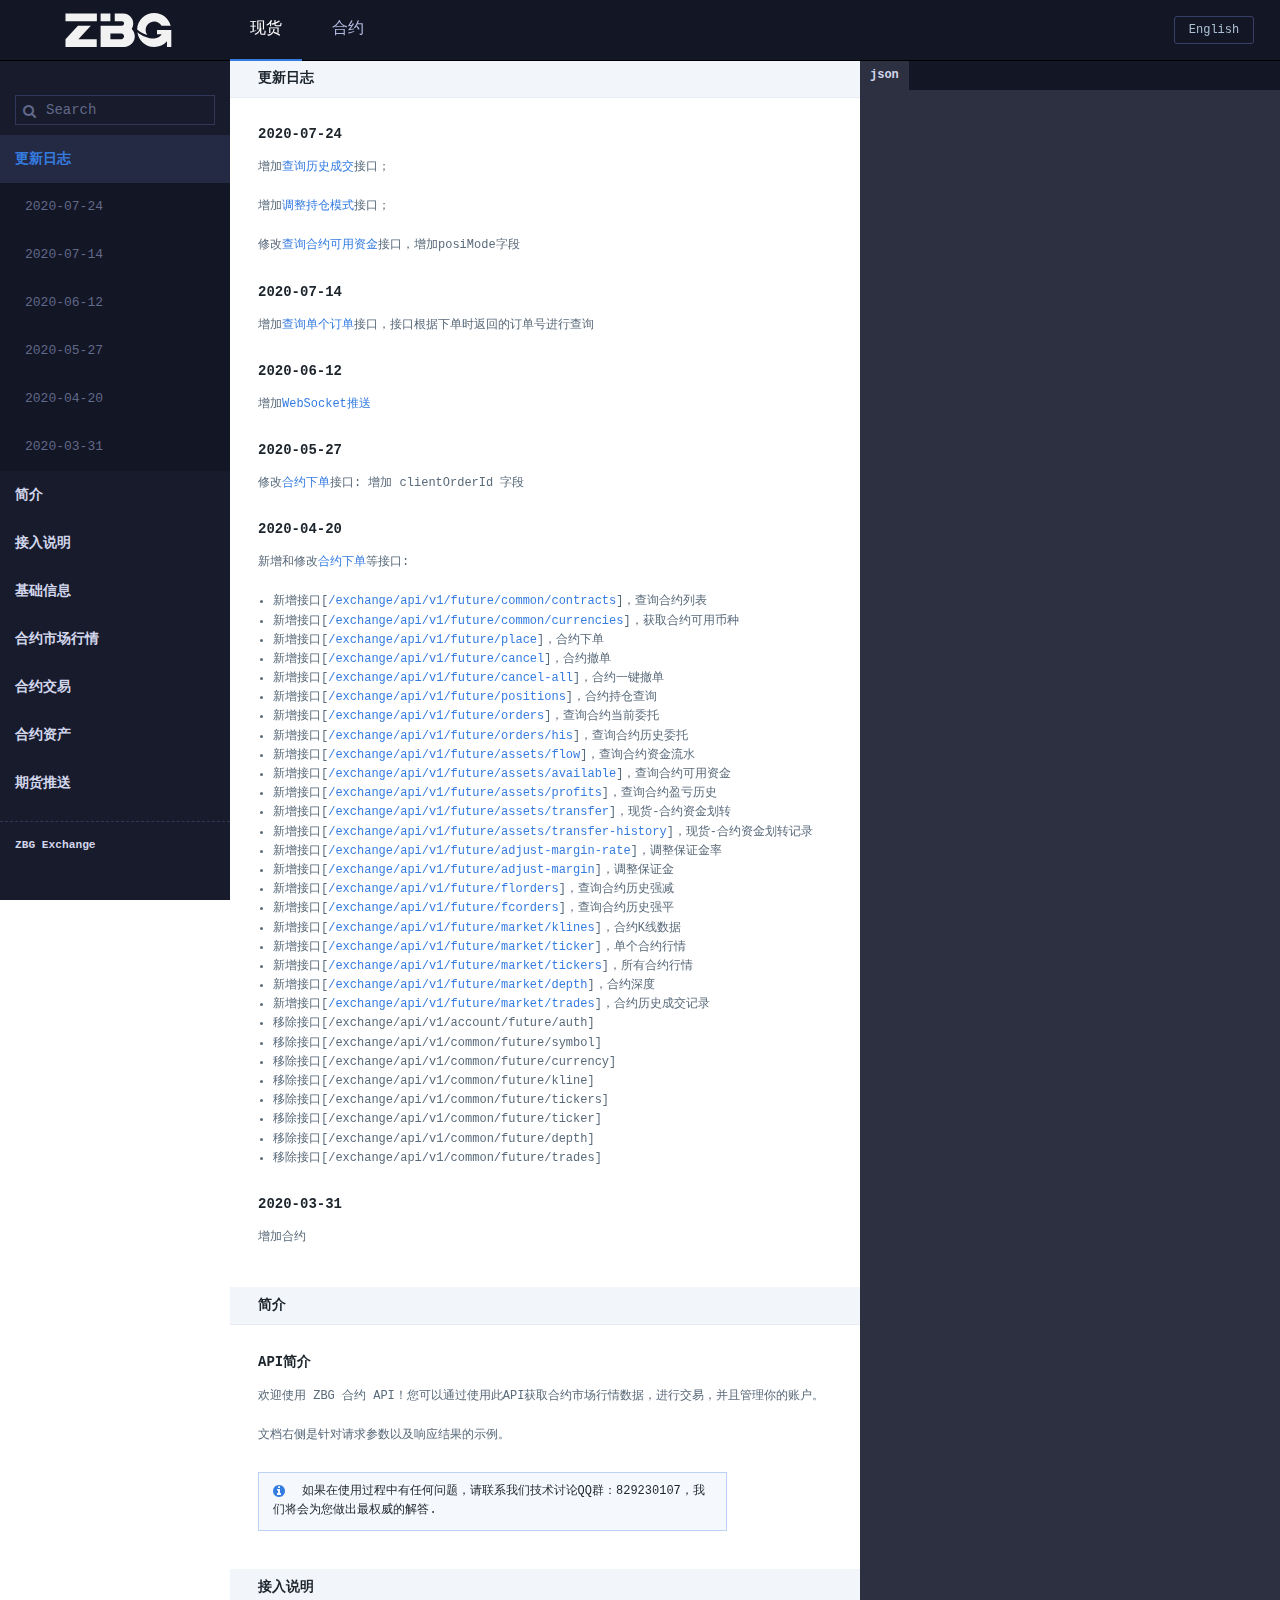
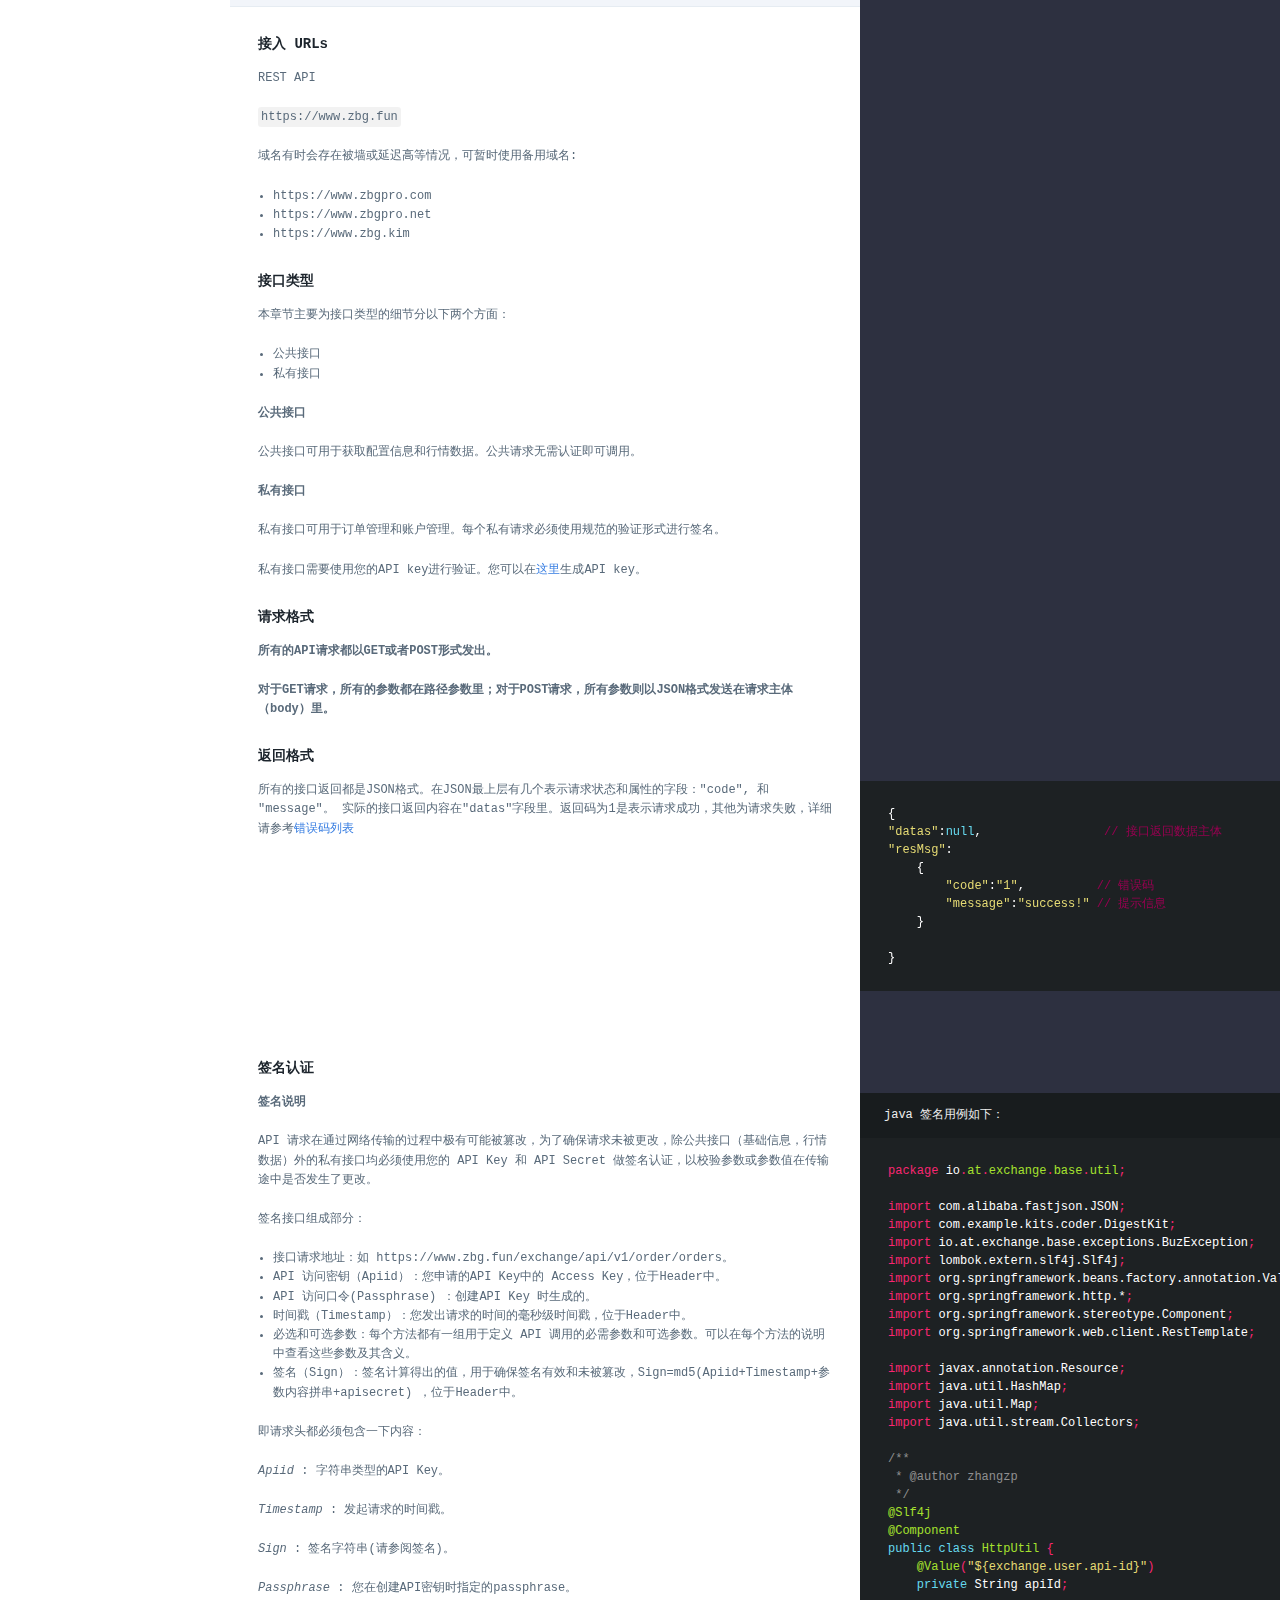
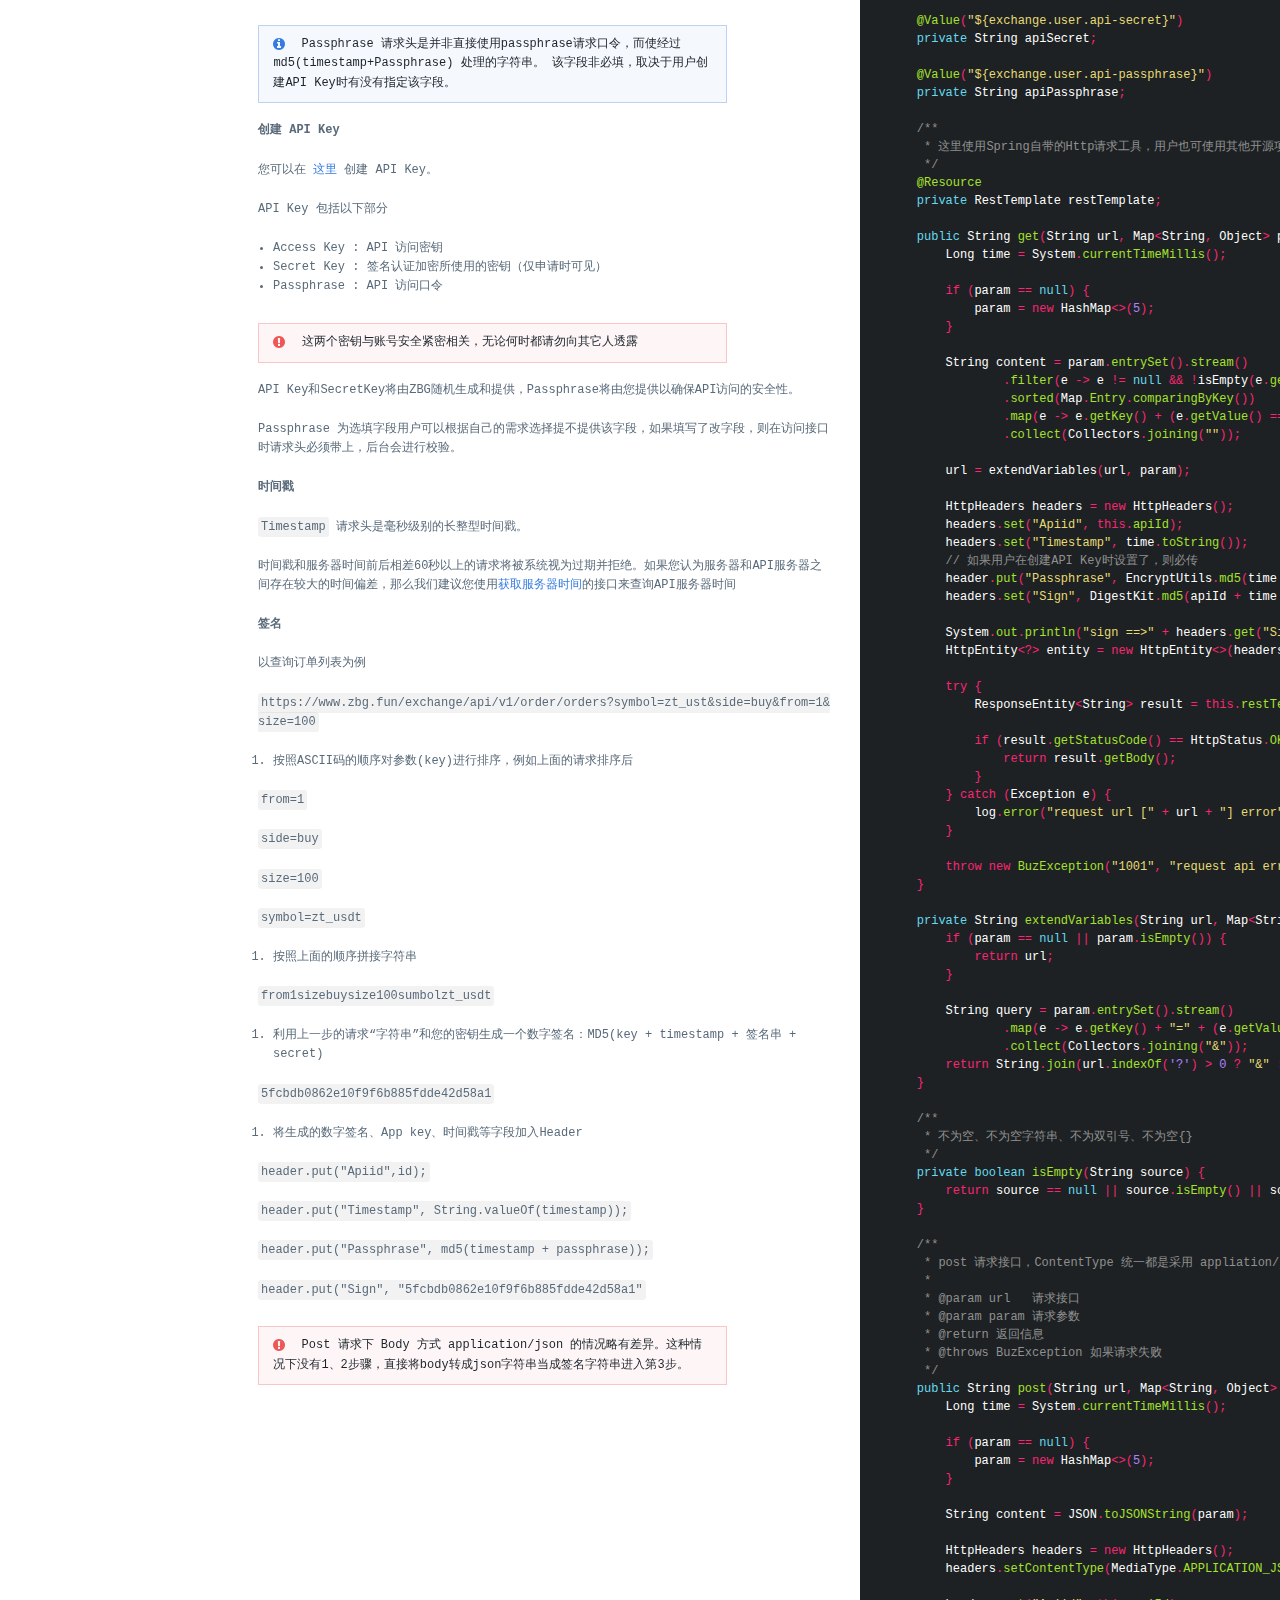
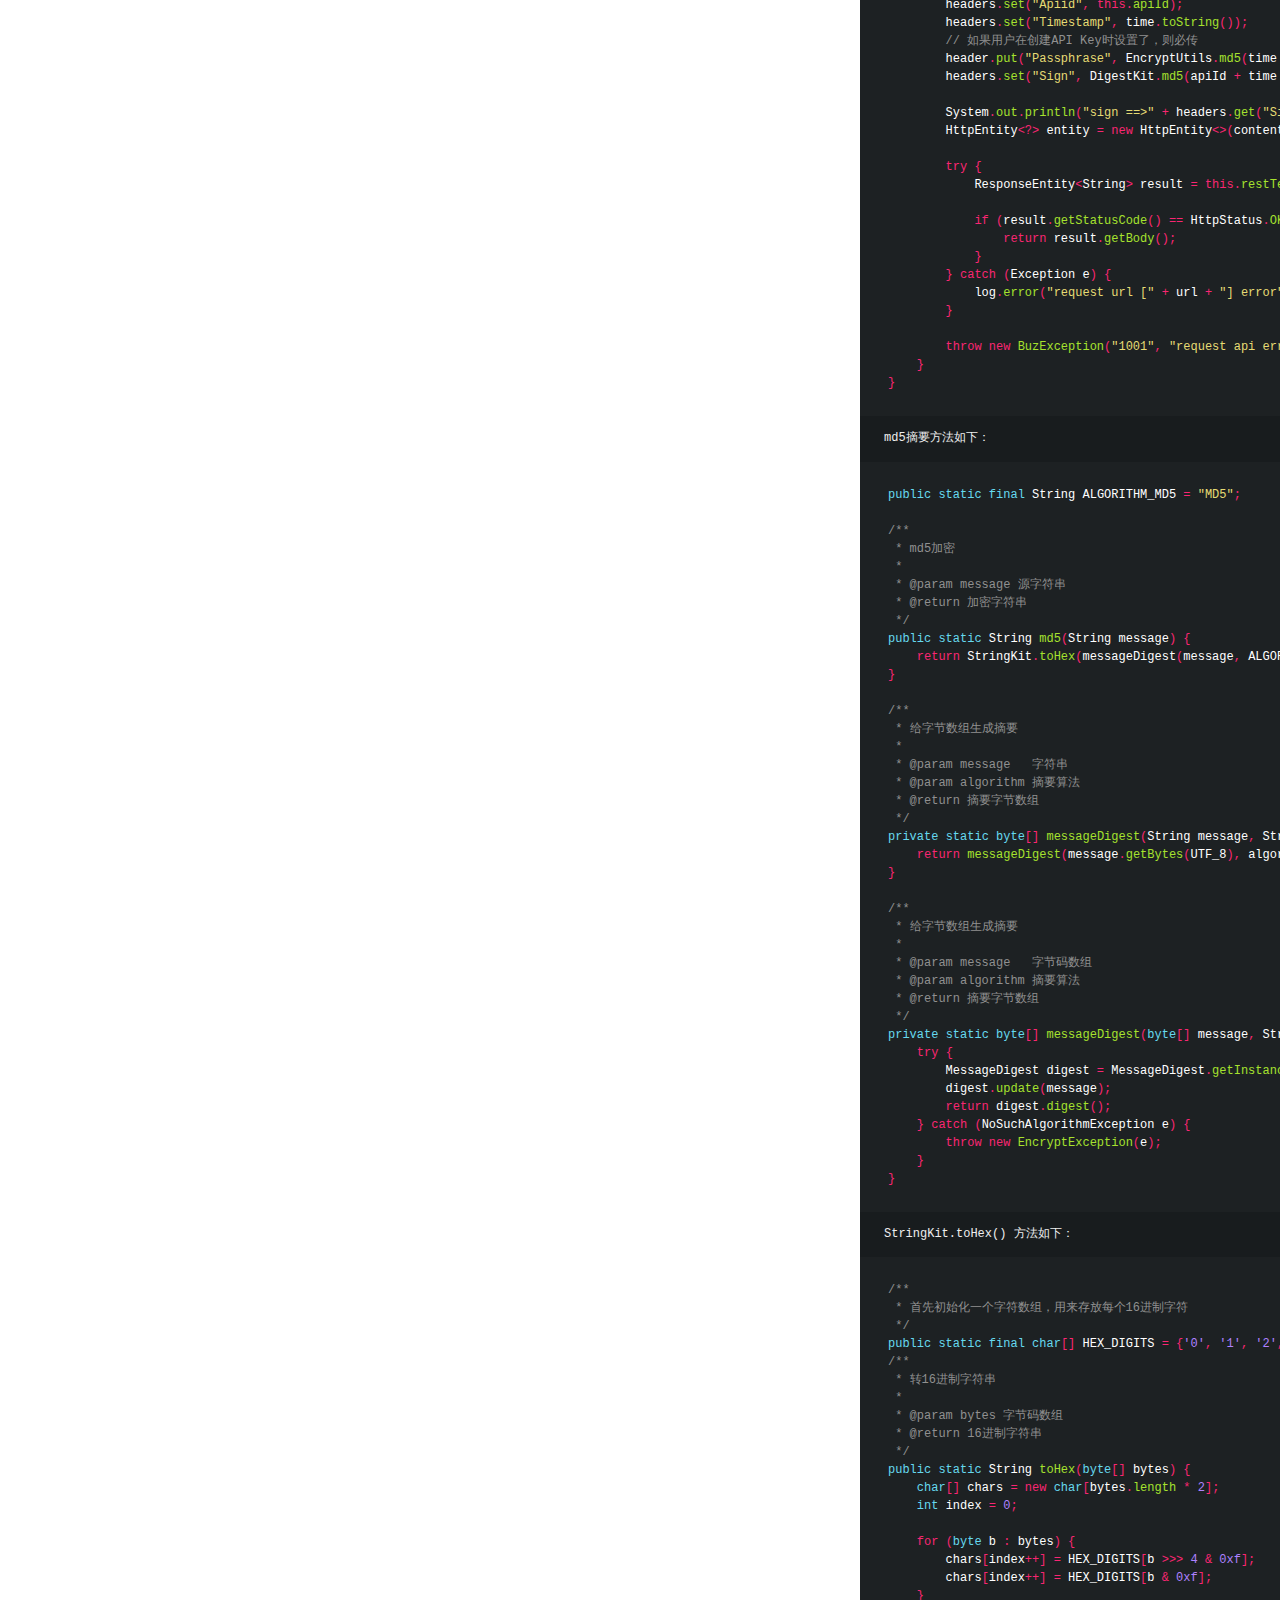
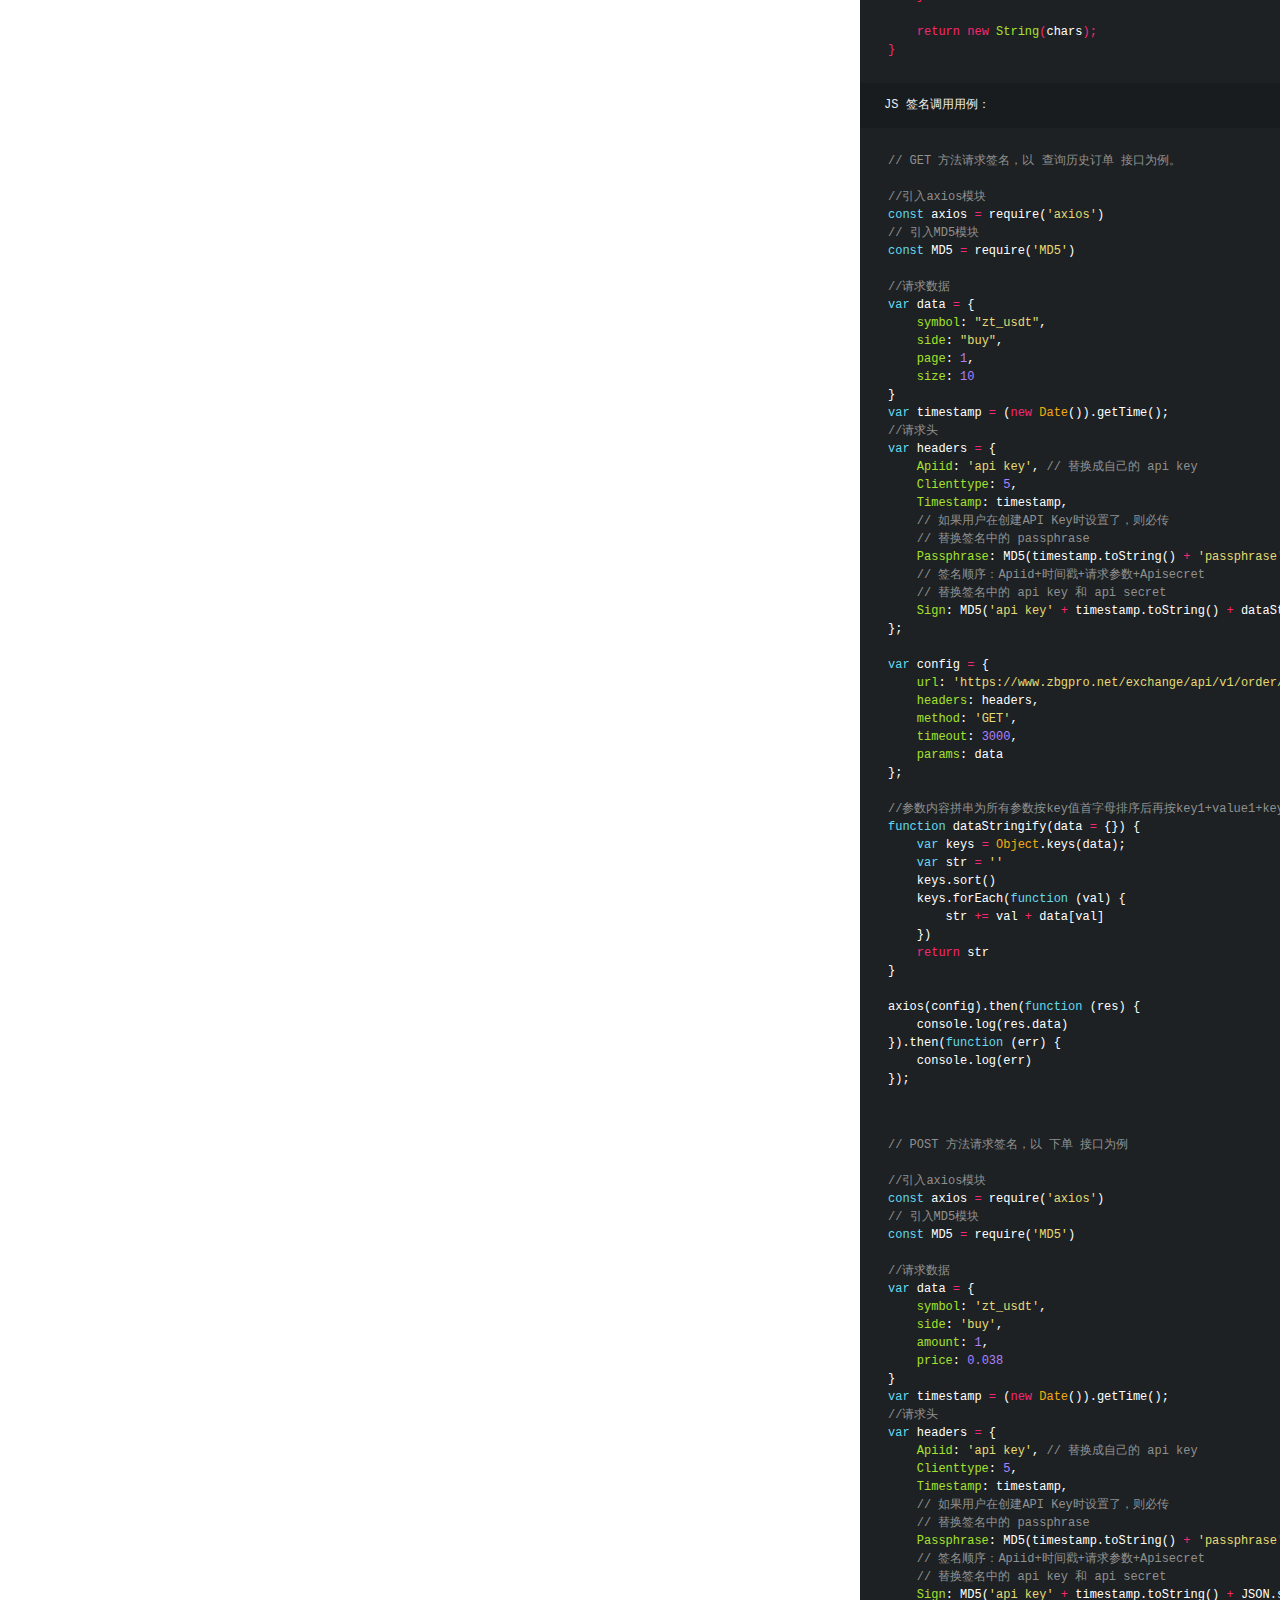
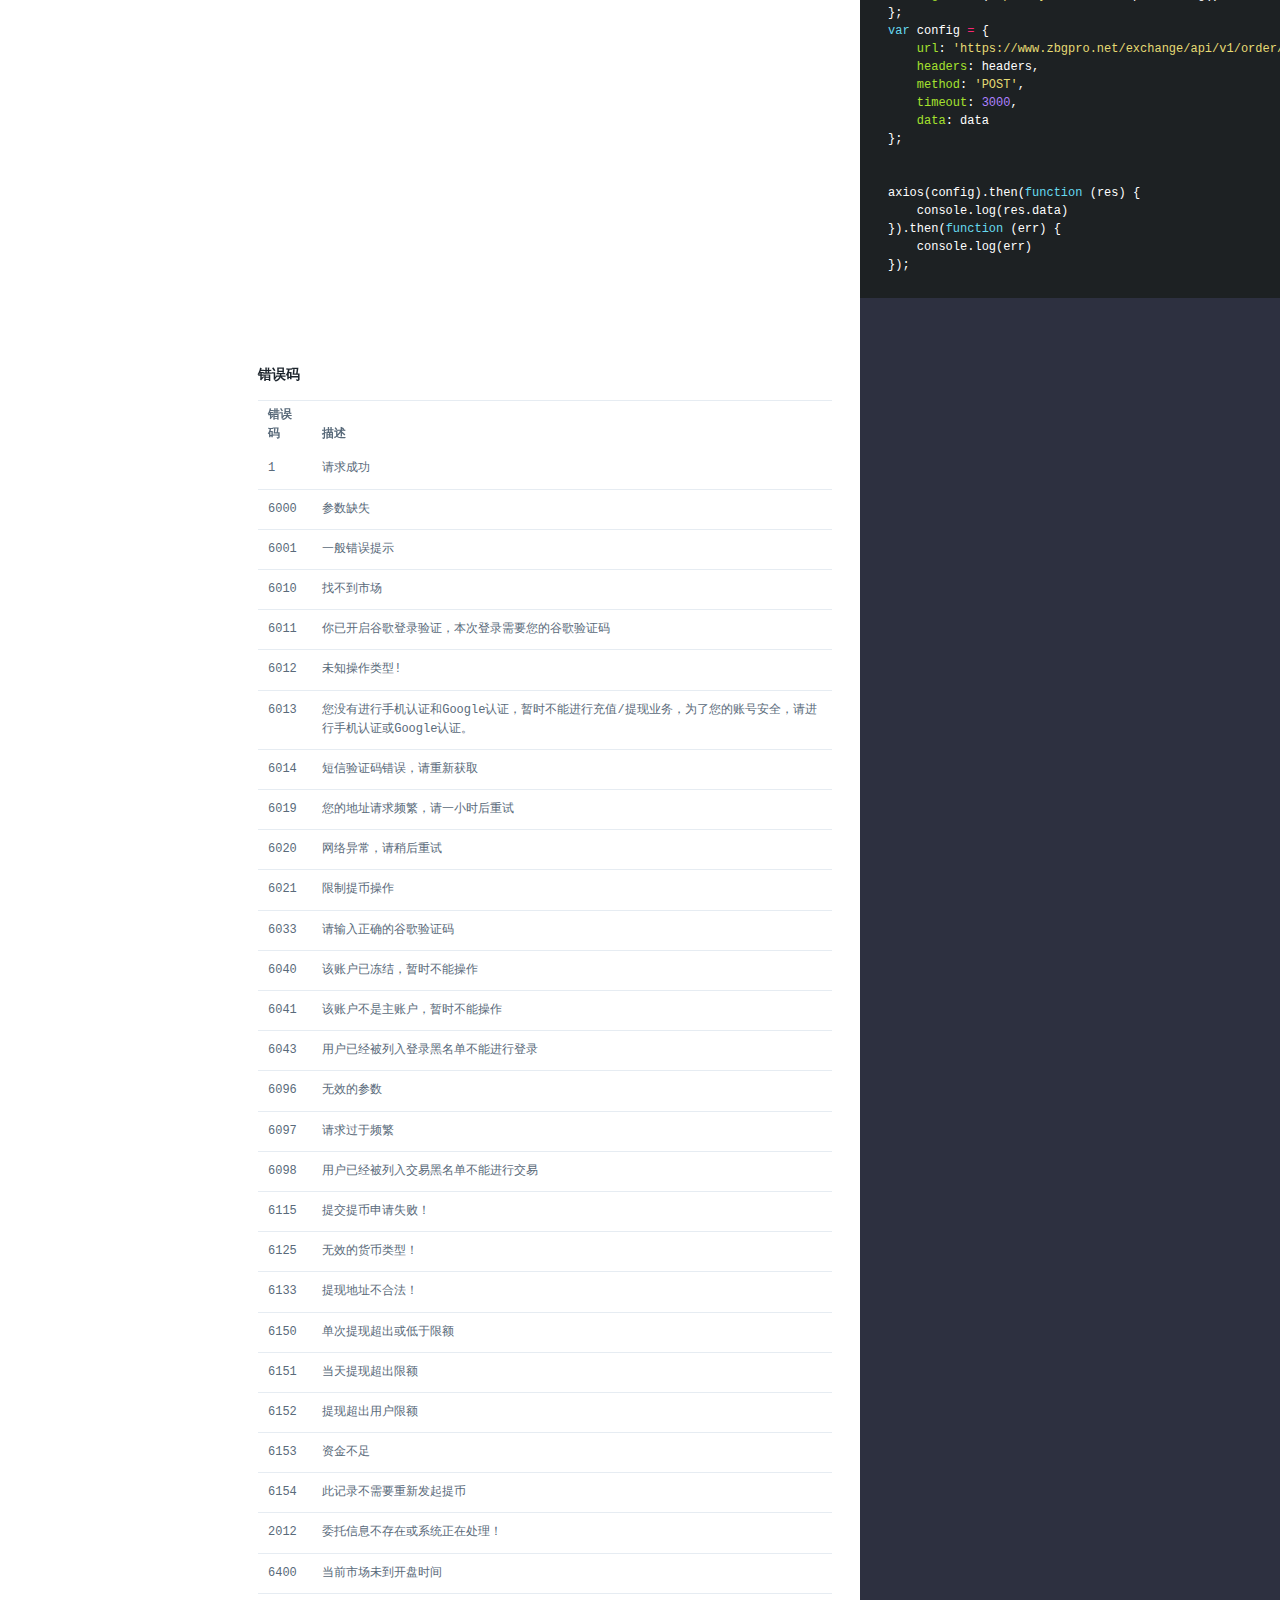
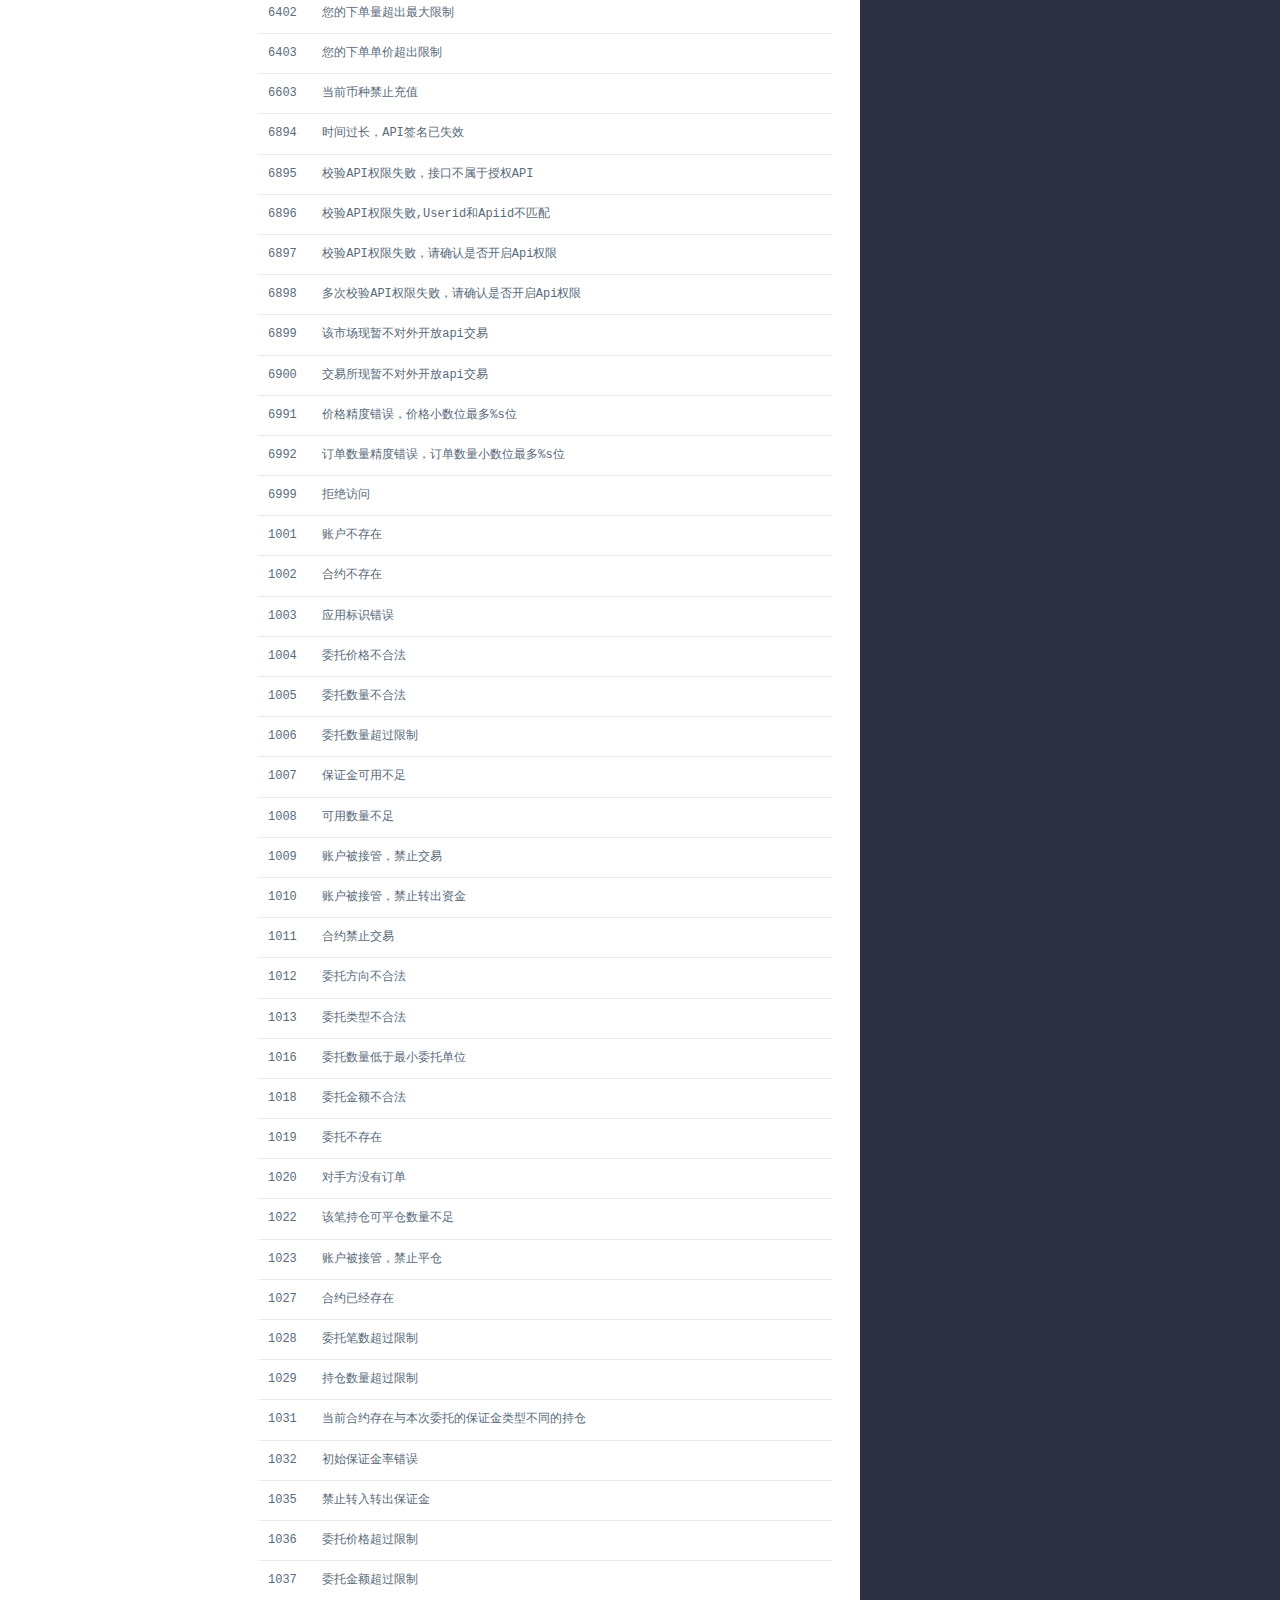
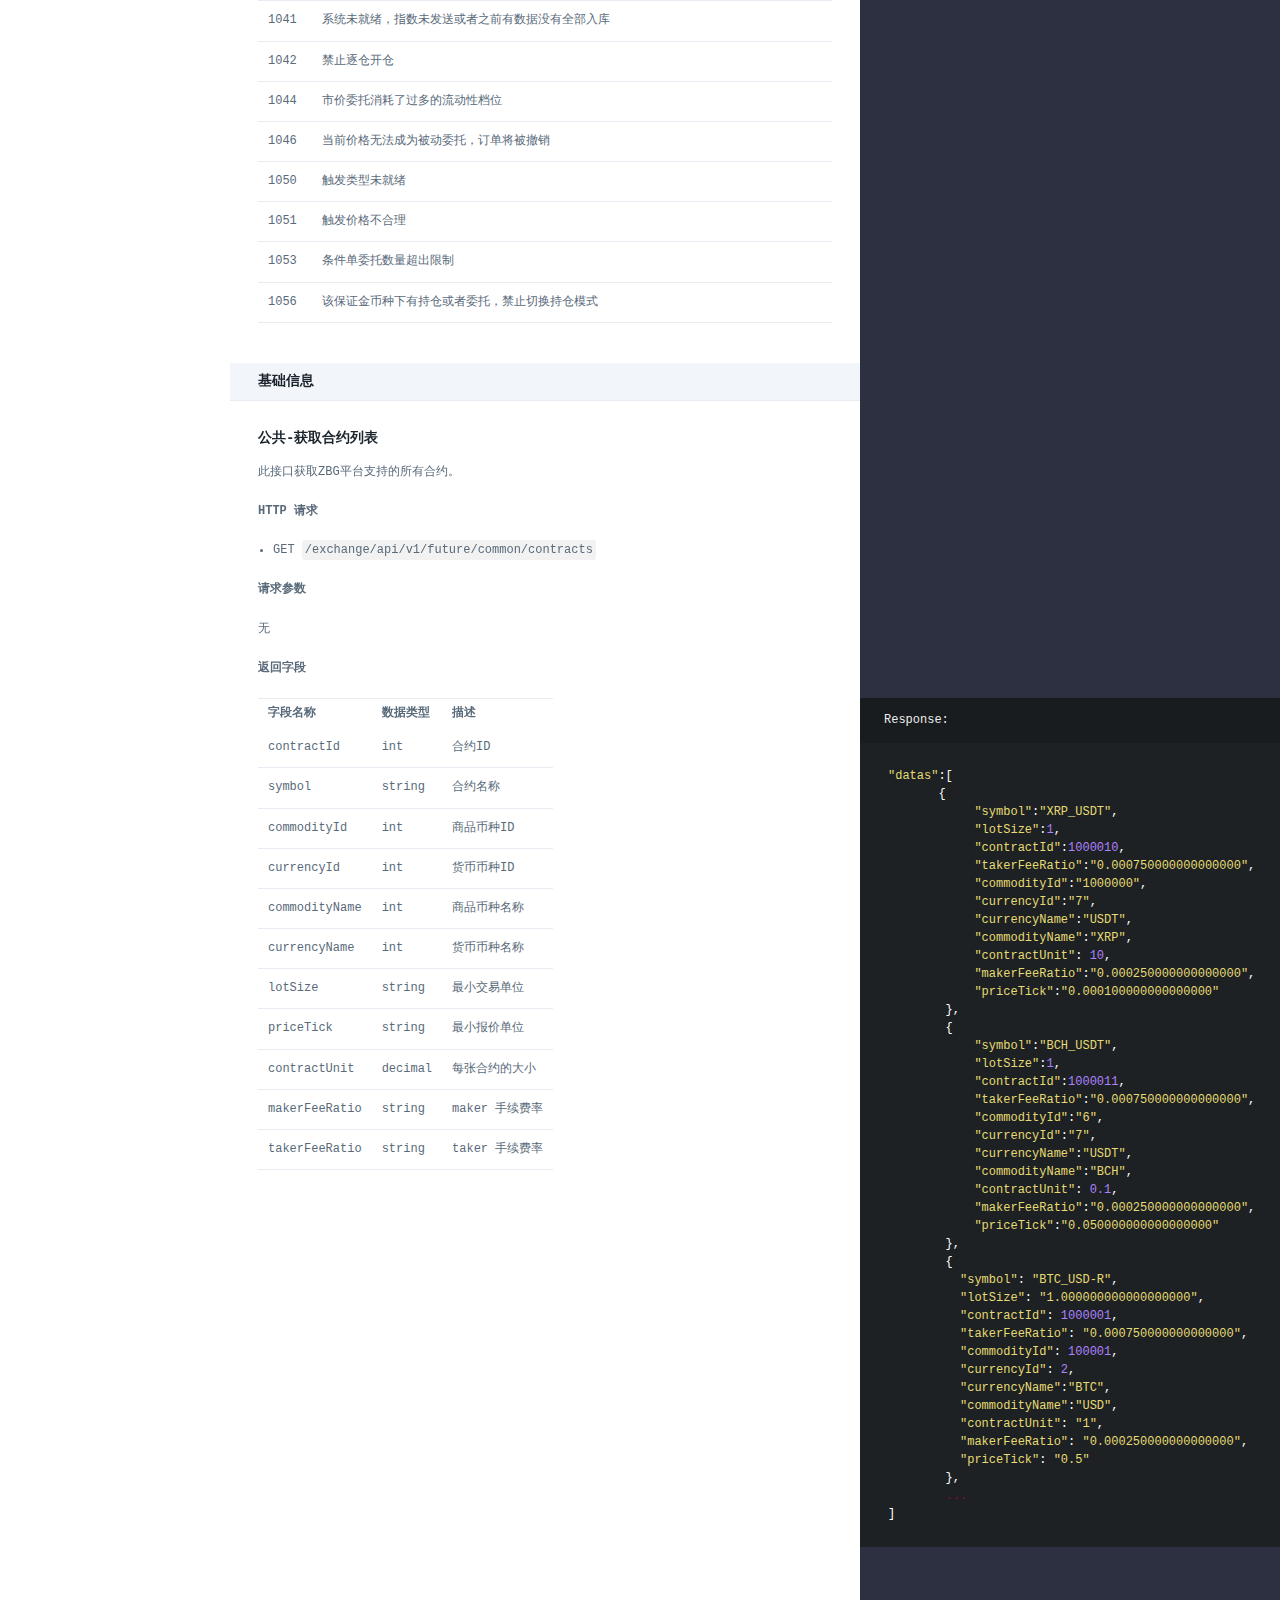
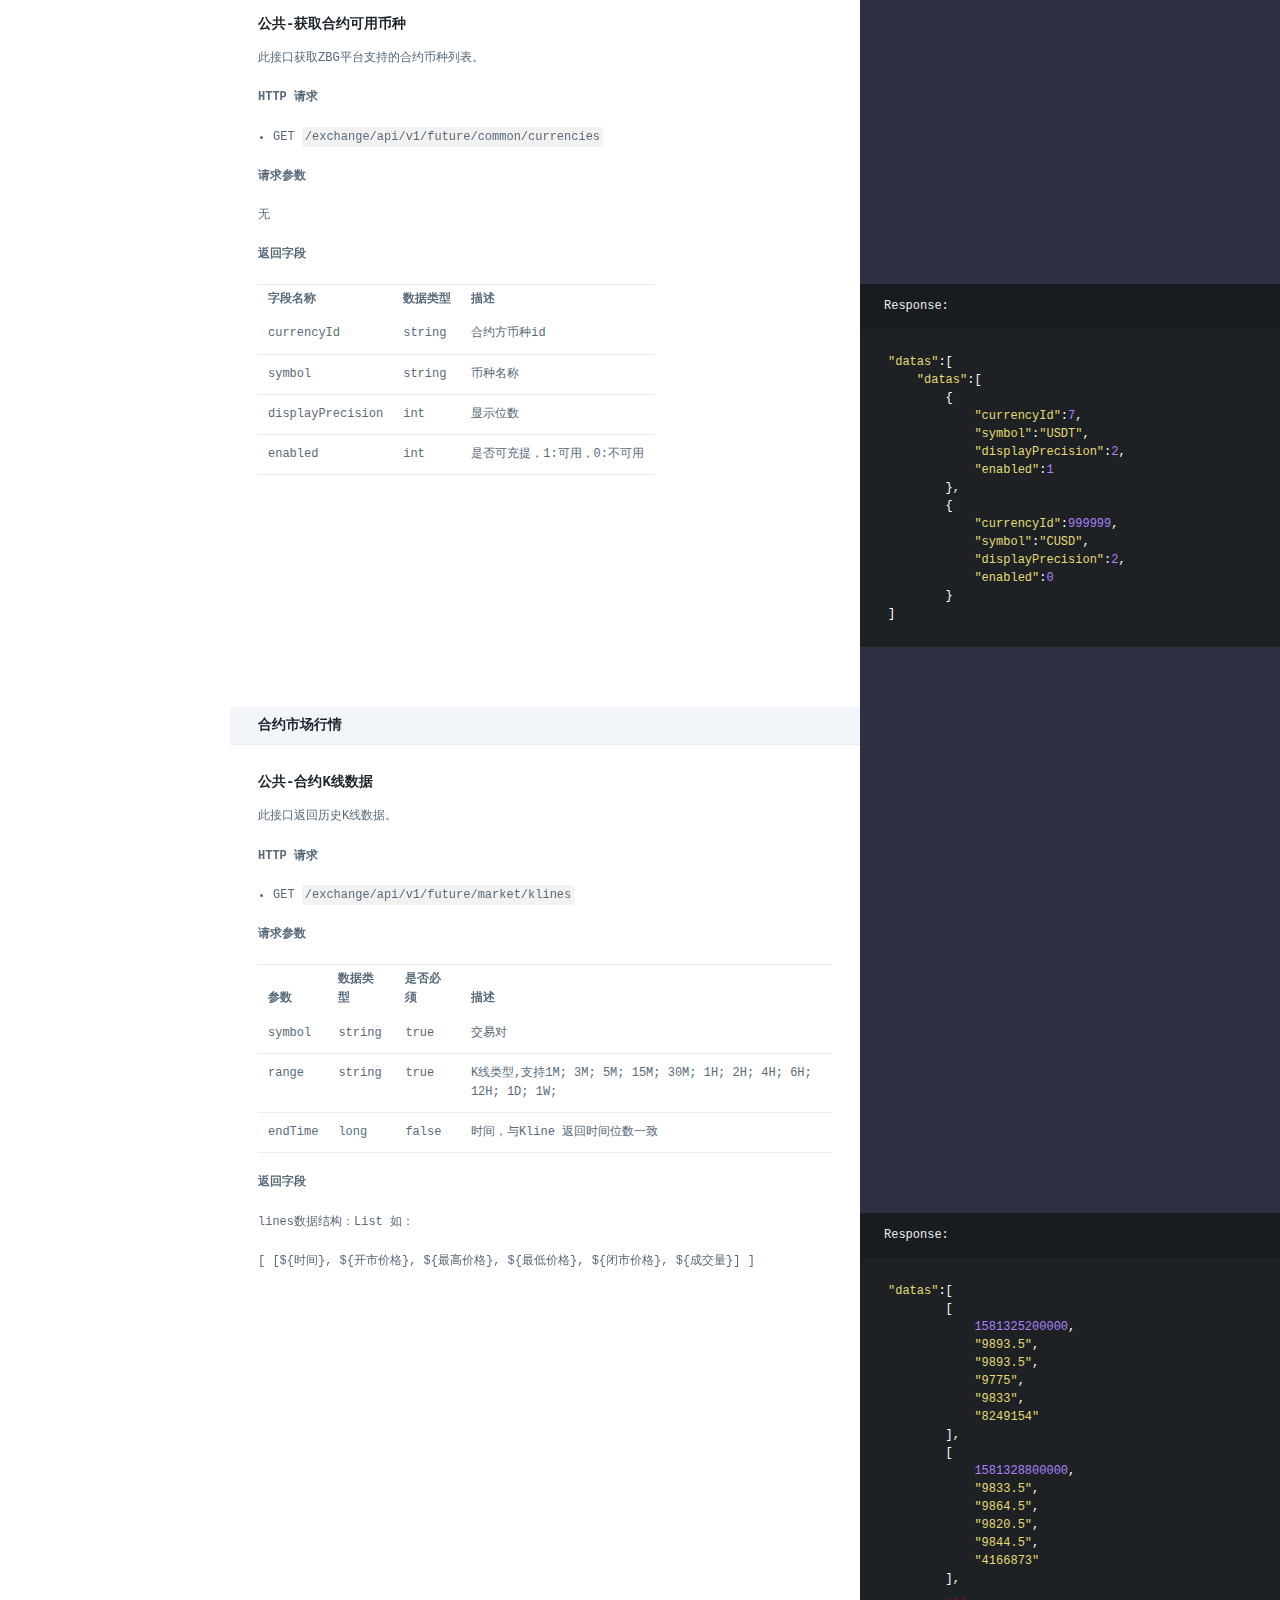
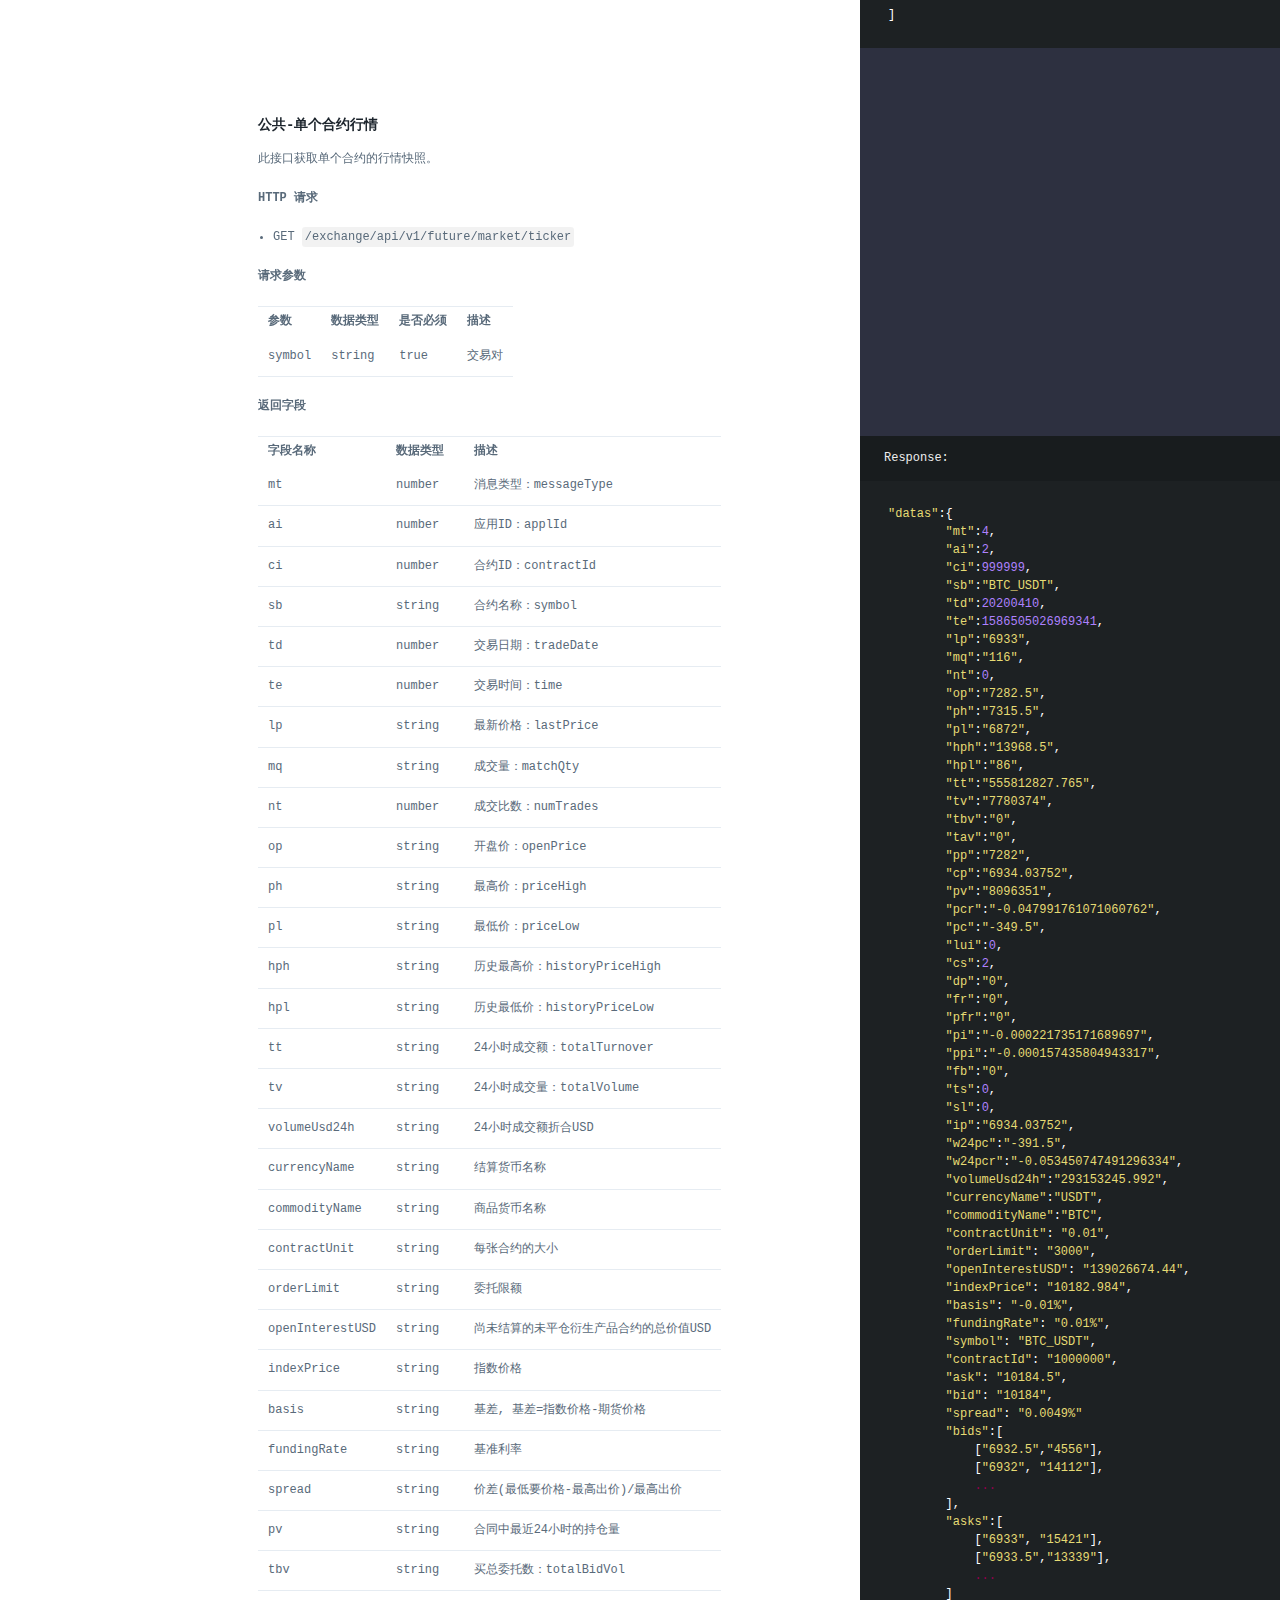
<file: future/v1/cn/index.html>
<!doctype html>
<html>
  <head>
    <meta charset="utf-8">
    <meta content="IE=edge,chrome=1" http-equiv="X-UA-Compatible">
    <meta name="viewport" content="width=device-width, initial-scale=1, maximum-scale=1">
    <link href="images/favicon.ico" rel="icon" type="image/ico" />
    <title>ZBG 合约 API 文档</title>
    <style>
      .highlight table td { padding: 5px; }
.highlight table pre { margin: 0; }
.highlight .gh {
  color: #999999;
}
.highlight .sr {
  color: #f6aa11;
}
.highlight .go {
  color: #888888;
}
.highlight .gp {
  color: #555555;
}
.highlight .gs {
}
.highlight .gu {
  color: #aaaaaa;
}
.highlight .nb {
  color: #f6aa11;
}
.highlight .cm {
  color: #75715e;
}
.highlight .cp {
  color: #75715e;
}
.highlight .c1 {
  color: #75715e;
}
.highlight .cs {
  color: #75715e;
}
.highlight .c, .highlight .cd {
  color: #75715e;
}
.highlight .err {
  color: #960050;
}
.highlight .gr {
  color: #960050;
}
.highlight .gt {
  color: #960050;
}
.highlight .gd {
  color: #49483e;
}
.highlight .gi {
  color: #49483e;
}
.highlight .ge {
  color: #49483e;
}
.highlight .kc {
  color: #66d9ef;
}
.highlight .kd {
  color: #66d9ef;
}
.highlight .kr {
  color: #66d9ef;
}
.highlight .no {
  color: #66d9ef;
}
.highlight .kt {
  color: #66d9ef;
}
.highlight .mf {
  color: #ae81ff;
}
.highlight .mh {
  color: #ae81ff;
}
.highlight .il {
  color: #ae81ff;
}
.highlight .mi {
  color: #ae81ff;
}
.highlight .mo {
  color: #ae81ff;
}
.highlight .m, .highlight .mb, .highlight .mx {
  color: #ae81ff;
}
.highlight .sc {
  color: #ae81ff;
}
.highlight .se {
  color: #ae81ff;
}
.highlight .ss {
  color: #ae81ff;
}
.highlight .sd {
  color: #e6db74;
}
.highlight .s2 {
  color: #e6db74;
}
.highlight .sb {
  color: #e6db74;
}
.highlight .sh {
  color: #e6db74;
}
.highlight .si {
  color: #e6db74;
}
.highlight .sx {
  color: #e6db74;
}
.highlight .s1 {
  color: #e6db74;
}
.highlight .s {
  color: #e6db74;
}
.highlight .na {
  color: #a6e22e;
}
.highlight .nc {
  color: #a6e22e;
}
.highlight .nd {
  color: #a6e22e;
}
.highlight .ne {
  color: #a6e22e;
}
.highlight .nf {
  color: #a6e22e;
}
.highlight .vc {
  color: #ffffff;
}
.highlight .nn {
  color: #ffffff;
}
.highlight .nl {
  color: #ffffff;
}
.highlight .ni {
  color: #ffffff;
}
.highlight .bp {
  color: #ffffff;
}
.highlight .vg {
  color: #ffffff;
}
.highlight .vi {
  color: #ffffff;
}
.highlight .nv {
  color: #ffffff;
}
.highlight .w {
  color: #ffffff;
}
.highlight {
  color: #ffffff;
}
.highlight .n, .highlight .py, .highlight .nx {
  color: #ffffff;
}
.highlight .ow {
  color: #f92672;
}
.highlight .nt {
  color: #f92672;
}
.highlight .k, .highlight .kv {
  color: #f92672;
}
.highlight .kn {
  color: #f92672;
}
.highlight .kp {
  color: #f92672;
}
.highlight .o {
  color: #f92672;
}
    </style>
    <link href="stylesheets/screen.css" rel="stylesheet" media="screen" />
    <link href="stylesheets/print.css" rel="stylesheet" media="print" />
      <script src="javascripts/all.js"></script>
  </head>

  <body class="index" data-languages="[&quot;json&quot;]">
    <a href="#" id="nav-button">
      <span>
        <img src="images/navbar.png" alt="Navbar" />
      </span>
    </a>
    <header>
      <div class="flex_box">
        <img src="images/logo.svg" class="logo" alt="Logo" />
        <div class="nav_box">
          <span class="nav_cell" style="display: none">
            <a href="javascript:;" class="nav_first">v1<i class="icon_nav"></i></a>
            <ul class="nav_ul">
              <li>
                <a href="/docs/spot/v1/en/" id="v1_url">v1</a>
              </li>
              <li>
                <a href="/docs/spot/v2/en/" id="v2_url">v2</a>
              </li>
            </ul>
          </span>
          <span class="nav_cell nav_tab">
            <a href="/docs/spot/v1/en/" id="btn_spot">现货</a>
          </span>
          <span class="nav_cell nav_tab">
            <a href="/docs/future/v1/en/" id="btn_future">合约</a>
          </span>
        </div>
      </div>
      <a href="/docs/spot/v1/cn/" class="lang" id="lang_box">简体中文</a>
    </header>
    <div class="toc-wrapper">
        <div class="lang-selector">
              <a href="#" data-language-name="json">json</a>
        </div>
        <div class="search">
          <input type="text" class="search" id="input-search" placeholder="Search">
        </div>
        <ul class="search-results"></ul>
      <ul id="toc" class="toc-list-h1">
          <li>
            <a href="#185368440e" class="toc-h1 toc-link" data-title="更新日志">更新日志</a>
              <ul class="toc-list-h2">
                  <li>
                    <a href="#2020-07-24" class="toc-h2 toc-link" data-title="2020-07-24">2020-07-24</a>
                  </li>
                  <li>
                    <a href="#2020-07-14" class="toc-h2 toc-link" data-title="2020-07-14">2020-07-14</a>
                  </li>
                  <li>
                    <a href="#2020-06-12" class="toc-h2 toc-link" data-title="2020-06-12">2020-06-12</a>
                  </li>
                  <li>
                    <a href="#2020-05-27" class="toc-h2 toc-link" data-title="2020-05-27">2020-05-27</a>
                  </li>
                  <li>
                    <a href="#2020-04-20" class="toc-h2 toc-link" data-title="2020-04-20">2020-04-20</a>
                  </li>
                  <li>
                    <a href="#2020-03-31" class="toc-h2 toc-link" data-title="2020-03-31">2020-03-31</a>
                  </li>
              </ul>
          </li>
          <li>
            <a href="#5ea2e0cde2" class="toc-h1 toc-link" data-title="简介">简介</a>
              <ul class="toc-list-h2">
                  <li>
                    <a href="#api" class="toc-h2 toc-link" data-title="API简介">API简介</a>
                  </li>
              </ul>
          </li>
          <li>
            <a href="#2d07d50c97" class="toc-h1 toc-link" data-title="接入说明">接入说明</a>
              <ul class="toc-list-h2">
                  <li>
                    <a href="#urls" class="toc-h2 toc-link" data-title="接入 URLs">接入 URLs</a>
                  </li>
                  <li>
                    <a href="#5076603a3e" class="toc-h2 toc-link" data-title="接口类型">接口类型</a>
                  </li>
                  <li>
                    <a href="#21d67c3c4c" class="toc-h2 toc-link" data-title="请求格式">请求格式</a>
                  </li>
                  <li>
                    <a href="#dac673286f" class="toc-h2 toc-link" data-title="返回格式">返回格式</a>
                  </li>
                  <li>
                    <a href="#c64cd15fdc" class="toc-h2 toc-link" data-title="签名认证">签名认证</a>
                  </li>
                  <li>
                    <a href="#e08c1d4f9a" class="toc-h2 toc-link" data-title="错误码">错误码</a>
                  </li>
              </ul>
          </li>
          <li>
            <a href="#41654e0268" class="toc-h1 toc-link" data-title="基础信息">基础信息</a>
              <ul class="toc-list-h2">
                  <li>
                    <a href="#daedf585f3" class="toc-h2 toc-link" data-title="公共-获取合约列表">公共-获取合约列表</a>
                  </li>
                  <li>
                    <a href="#b22727fec6" class="toc-h2 toc-link" data-title="公共-获取合约可用币种">公共-获取合约可用币种</a>
                  </li>
              </ul>
          </li>
          <li>
            <a href="#9493d04700" class="toc-h1 toc-link" data-title="合约市场行情">合约市场行情</a>
              <ul class="toc-list-h2">
                  <li>
                    <a href="#k" class="toc-h2 toc-link" data-title="公共-合约K线数据">公共-合约K线数据</a>
                  </li>
                  <li>
                    <a href="#964054eba1" class="toc-h2 toc-link" data-title="公共-单个合约行情">公共-单个合约行情</a>
                  </li>
                  <li>
                    <a href="#4802b68052" class="toc-h2 toc-link" data-title="公共-所有合约行情">公共-所有合约行情</a>
                  </li>
                  <li>
                    <a href="#470b9cf6ae" class="toc-h2 toc-link" data-title="公共-合约深度">公共-合约深度</a>
                  </li>
                  <li>
                    <a href="#540eaf650b" class="toc-h2 toc-link" data-title="公共-合约历史成交记录">公共-合约历史成交记录</a>
                  </li>
              </ul>
          </li>
          <li>
            <a href="#5bf19eee5a" class="toc-h1 toc-link" data-title="合约交易">合约交易</a>
              <ul class="toc-list-h2">
                  <li>
                    <a href="#9dc85ffb46" class="toc-h2 toc-link" data-title="合约下单">合约下单</a>
                  </li>
                  <li>
                    <a href="#68a1fe7812" class="toc-h2 toc-link" data-title="合约撤单">合约撤单</a>
                  </li>
                  <li>
                    <a href="#5538919b9f" class="toc-h2 toc-link" data-title="合约一键撤单">合约一键撤单</a>
                  </li>
                  <li>
                    <a href="#01106676d4" class="toc-h2 toc-link" data-title="合约持仓查询">合约持仓查询</a>
                  </li>
                  <li>
                    <a href="#513eb615d1" class="toc-h2 toc-link" data-title="查询合约当前委托">查询合约当前委托</a>
                  </li>
                  <li>
                    <a href="#b6b00ede13" class="toc-h2 toc-link" data-title="查询单个委托">查询单个委托</a>
                  </li>
                  <li>
                    <a href="#23889edae4" class="toc-h2 toc-link" data-title="查询合约历史委托">查询合约历史委托</a>
                  </li>
                  <li>
                    <a href="#ca04484e3e" class="toc-h2 toc-link" data-title="查询合约历史成交">查询合约历史成交</a>
                  </li>
                  <li>
                    <a href="#97ba66701c" class="toc-h2 toc-link" data-title="查询合约历史强平">查询合约历史强平</a>
                  </li>
                  <li>
                    <a href="#4c8fd7c9eb" class="toc-h2 toc-link" data-title="查询合约历史强减">查询合约历史强减</a>
                  </li>
                  <li>
                    <a href="#bdac9bbb53" class="toc-h2 toc-link" data-title="调整保证金率">调整保证金率</a>
                  </li>
                  <li>
                    <a href="#9e3bc1e664" class="toc-h2 toc-link" data-title="调整保证金">调整保证金</a>
                  </li>
                  <li>
                    <a href="#b81972a71d" class="toc-h2 toc-link" data-title="调整持仓模式">调整持仓模式</a>
                  </li>
              </ul>
          </li>
          <li>
            <a href="#683b4a8231" class="toc-h1 toc-link" data-title="合约资产">合约资产</a>
              <ul class="toc-list-h2">
                  <li>
                    <a href="#f300a78dba" class="toc-h2 toc-link" data-title="查询合约资金流水">查询合约资金流水</a>
                  </li>
                  <li>
                    <a href="#8da397f29a" class="toc-h2 toc-link" data-title="查询合约可用资金">查询合约可用资金</a>
                  </li>
                  <li>
                    <a href="#1b4243a44a" class="toc-h2 toc-link" data-title="查询合约盈亏历史">查询合约盈亏历史</a>
                  </li>
                  <li>
                    <a href="#0d83610961" class="toc-h2 toc-link" data-title="现货-合约资金划转">现货-合约资金划转</a>
                  </li>
                  <li>
                    <a href="#dc5b365f5c" class="toc-h2 toc-link" data-title="现货-合约资金划转历史查询">现货-合约资金划转历史查询</a>
                  </li>
              </ul>
          </li>
          <li>
            <a href="#300f34d976" class="toc-h1 toc-link" data-title="期货推送">期货推送</a>
              <ul class="toc-list-h2">
                  <li>
                    <a href="#5ea2e0cde2-2" class="toc-h2 toc-link" data-title="简介">简介</a>
                  </li>
                  <li>
                    <a href="#k-2" class="toc-h2 toc-link" data-title="K线数据">K线数据</a>
                  </li>
                  <li>
                    <a href="#1529c9267f" class="toc-h2 toc-link" data-title="市场深度">市场深度</a>
                  </li>
                  <li>
                    <a href="#7d44b7792d" class="toc-h2 toc-link" data-title="交易记录">交易记录</a>
                  </li>
                  <li>
                    <a href="#b8518bf435" class="toc-h2 toc-link" data-title="全量行情数据">全量行情数据</a>
                  </li>
                  <li>
                    <a href="#d77fff3bd2" class="toc-h2 toc-link" data-title="单个市场行情数据">单个市场行情数据</a>
                  </li>
                  <li>
                    <a href="#89485959d4" class="toc-h2 toc-link" data-title="获取币种价格">获取币种价格</a>
                  </li>
                  <li>
                    <a href="#8bc3b1fd22" class="toc-h2 toc-link" data-title="获取法币汇率">获取法币汇率</a>
                  </li>
                  <li>
                    <a href="#afbb24f195" class="toc-h2 toc-link" data-title="获取市场统计">获取市场统计</a>
                  </li>
                  <li>
                    <a href="#9ffe2bc162" class="toc-h2 toc-link" data-title="获取系统时间">获取系统时间</a>
                  </li>
                  <li>
                    <a href="#bad817ce35" class="toc-h2 toc-link" data-title="获取私有数据推送">获取私有数据推送</a>
                  </li>
              </ul>
          </li>
      </ul>
        <ul class="toc-footer">
            <li><a href="https://www.zbg.fun/" class="createApi">ZBG Exchange</a></li>
        </ul>
    </div>
    <div class="page-wrapper">
      <div class="dark-box"></div>
      <div class="content">
        <h1 id='185368440e'>更新日志</h1><h2 id='2020-07-24'>2020-07-24</h2>
<p>增加<a href="#ca04484e3e">查询历史成交</a>接口；</p>

<p>增加<a href="#b81972a71d">调整持仓模式</a>接口；</p>

<p>修改<a href="#8da397f29a">查询合约可用资金</a>接口，增加posiMode字段</p>
<h2 id='2020-07-14'>2020-07-14</h2>
<p>增加<a href="#b6b00ede13">查询单个订单</a>接口，接口根据下单时返回的订单号进行查询</p>
<h2 id='2020-06-12'>2020-06-12</h2>
<p>增加<a href="#300f34d976">WebSocket推送</a></p>
<h2 id='2020-05-27'>2020-05-27</h2>
<p>修改<a href="#9dc85ffb46">合约下单</a>接口: 增加 clientOrderId 字段</p>
<h2 id='2020-04-20'>2020-04-20</h2>
<p>新增和修改<a href="#9dc85ffb46">合约下单</a>等接口:</p>

<ul>
<li>新增接口[<a href="#daedf585f3">/exchange/api/v1/future/common/contracts</a>]，查询合约列表</li>
<li>新增接口[<a href="#b22727fec6">/exchange/api/v1/future/common/currencies</a>]，获取合约可用币种</li>
<li>新增接口[<a href="#9dc85ffb46">/exchange/api/v1/future/place</a>]，合约下单</li>
<li>新增接口[<a href="#68a1fe7812">/exchange/api/v1/future/cancel</a>]，合约撤单</li>
<li>新增接口[<a href="#5538919b9f">/exchange/api/v1/future/cancel-all</a>]，合约一键撤单</li>
<li>新增接口[<a href="#01106676d4">/exchange/api/v1/future/positions</a>]，合约持仓查询</li>
<li>新增接口[<a href="#513eb615d1">/exchange/api/v1/future/orders</a>]，查询合约当前委托</li>
<li>新增接口[<a href="#23889edae4">/exchange/api/v1/future/orders/his</a>]，查询合约历史委托</li>
<li>新增接口[<a href="#f300a78dba">/exchange/api/v1/future/assets/flow</a>]，查询合约资金流水</li>
<li>新增接口[<a href="#8da397f29a">/exchange/api/v1/future/assets/available</a>]，查询合约可用资金</li>
<li>新增接口[<a href="#1b4243a44a">/exchange/api/v1/future/assets/profits</a>]，查询合约盈亏历史</li>
<li>新增接口[<a href="#0d83610961">/exchange/api/v1/future/assets/transfer</a>]，现货-合约资金划转</li>
<li>新增接口[<a href="#dc5b365f5c">/exchange/api/v1/future/assets/transfer-history</a>]，现货-合约资金划转记录</li>
<li>新增接口[<a href="#bdac9bbb53">/exchange/api/v1/future/adjust-margin-rate</a>]，调整保证金率</li>
<li>新增接口[<a href="#9e3bc1e664">/exchange/api/v1/future/adjust-margin</a>]，调整保证金</li>
<li>新增接口[<a href="#4c8fd7c9eb">/exchange/api/v1/future/florders</a>]，查询合约历史强减</li>
<li>新增接口[<a href="#97ba66701c">/exchange/api/v1/future/fcorders</a>]，查询合约历史强平</li>
<li>新增接口[<a href="#k-2">/exchange/api/v1/future/market/klines</a>]，合约K线数据</li>
<li>新增接口[<a href="#964054eba1">/exchange/api/v1/future/market/ticker</a>]，单个合约行情</li>
<li>新增接口[<a href="#4802b68052">/exchange/api/v1/future/market/tickers</a>]，所有合约行情</li>
<li>新增接口[<a href="#470b9cf6ae">/exchange/api/v1/future/market/depth</a>]，合约深度</li>
<li>新增接口[<a href="#540eaf650b">/exchange/api/v1/future/market/trades</a>]，合约历史成交记录</li>
<li>移除接口[/exchange/api/v1/account/future/auth]</li>
<li>移除接口[/exchange/api/v1/common/future/symbol]</li>
<li>移除接口[/exchange/api/v1/common/future/currency]</li>
<li>移除接口[/exchange/api/v1/common/future/kline]</li>
<li>移除接口[/exchange/api/v1/common/future/tickers]</li>
<li>移除接口[/exchange/api/v1/common/future/ticker]</li>
<li>移除接口[/exchange/api/v1/common/future/depth]</li>
<li>移除接口[/exchange/api/v1/common/future/trades]</li>
</ul>
<h2 id='2020-03-31'>2020-03-31</h2>
<p>增加合约</p>
<h1 id='5ea2e0cde2'>简介</h1><h2 id='api'>API简介</h2>
<p>欢迎使用 ZBG 合约 API！您可以通过使用此API获取合约市场行情数据，进行交易，并且管理你的账户。</p>

<p>文档右侧是针对请求参数以及响应结果的示例。</p>

<aside class="notice">
如果在使用过程中有任何问题，请联系我们技术讨论QQ群：829230107，我们将会为您做出最权威的解答.
</aside>
<h1 id='2d07d50c97'>接入说明</h1><h2 id='urls'>接入 URLs</h2>
<p>REST API</p>

<p><code>https://www.zbg.fun</code></p>

<p>域名有时会存在被墙或延迟高等情况，可暂时使用备用域名:</p>

<ul>
<li>https://www.zbgpro.com</li>
<li>https://www.zbgpro.net</li>
<li>https://www.zbg.kim</li>
</ul>
<h2 id='5076603a3e'>接口类型</h2>
<p>本章节主要为接口类型的细节分以下两个方面：</p>

<ul>
<li>公共接口</li>
<li>私有接口</li>
</ul>

<p><strong>公共接口</strong></p>

<p>公共接口可用于获取配置信息和行情数据。公共请求无需认证即可调用。</p>

<p><strong>私有接口</strong></p>

<p>私有接口可用于订单管理和账户管理。每个私有请求必须使用规范的验证形式进行签名。</p>

<p>私有接口需要使用您的API key进行验证。您可以在<a href="https://www.zbg.fun/login?path=https://www.zbg.fun/u/api" class="createApi">这里</a>生成API key。</p>
<h2 id='21d67c3c4c'>请求格式</h2>
<p><strong>所有的API请求都以GET或者POST形式发出。</strong></p>

<p><strong>对于GET请求，所有的参数都在路径参数里；对于POST请求，所有参数则以JSON格式发送在请求主体（body）里。</strong></p>
<h2 id='dac673286f'>返回格式</h2><pre class="highlight json tab-json"><code><span class="p">{</span><span class="w">
</span><span class="s2">"datas"</span><span class="p">:</span><span class="kc">null</span><span class="p">,</span><span class="w">                 </span><span class="err">//</span><span class="w"> </span><span class="err">接口返回数据主体</span><span class="w">
</span><span class="s2">"resMsg"</span><span class="p">:</span><span class="w">
    </span><span class="p">{</span><span class="w">
        </span><span class="s2">"code"</span><span class="p">:</span><span class="s2">"1"</span><span class="p">,</span><span class="w">          </span><span class="err">//</span><span class="w"> </span><span class="err">错误码</span><span class="w">
        </span><span class="s2">"message"</span><span class="p">:</span><span class="s2">"success!"</span><span class="w"> </span><span class="err">//</span><span class="w"> </span><span class="err">提示信息</span><span class="w">
    </span><span class="p">}</span><span class="w">

</span><span class="p">}</span><span class="w">
</span></code></pre>
<p>所有的接口返回都是JSON格式。在JSON最上层有几个表示请求状态和属性的字段：&quot;code&quot;, 和 &quot;message&quot;。 实际的接口返回内容在&quot;datas&quot;字段里。返回码为1是表示请求成功，其他为请求失败，详细请参考<a href="#e08c1d4f9a">错误码列表</a></p>
<h2 id='c64cd15fdc'>签名认证</h2>
<blockquote>
<p>java 签名用例如下：</p>
</blockquote>
<pre class="highlight java tab-java"><code><span class="kn">package</span> <span class="n">io</span><span class="o">.</span><span class="na">at</span><span class="o">.</span><span class="na">exchange</span><span class="o">.</span><span class="na">base</span><span class="o">.</span><span class="na">util</span><span class="o">;</span>

<span class="kn">import</span> <span class="nn">com.alibaba.fastjson.JSON</span><span class="o">;</span>
<span class="kn">import</span> <span class="nn">com.example.kits.coder.DigestKit</span><span class="o">;</span>
<span class="kn">import</span> <span class="nn">io.at.exchange.base.exceptions.BuzException</span><span class="o">;</span>
<span class="kn">import</span> <span class="nn">lombok.extern.slf4j.Slf4j</span><span class="o">;</span>
<span class="kn">import</span> <span class="nn">org.springframework.beans.factory.annotation.Value</span><span class="o">;</span>
<span class="kn">import</span> <span class="nn">org.springframework.http.*</span><span class="o">;</span>
<span class="kn">import</span> <span class="nn">org.springframework.stereotype.Component</span><span class="o">;</span>
<span class="kn">import</span> <span class="nn">org.springframework.web.client.RestTemplate</span><span class="o">;</span>

<span class="kn">import</span> <span class="nn">javax.annotation.Resource</span><span class="o">;</span>
<span class="kn">import</span> <span class="nn">java.util.HashMap</span><span class="o">;</span>
<span class="kn">import</span> <span class="nn">java.util.Map</span><span class="o">;</span>
<span class="kn">import</span> <span class="nn">java.util.stream.Collectors</span><span class="o">;</span>

<span class="cm">/**
 * @author zhangzp
 */</span>
<span class="nd">@Slf4j</span>
<span class="nd">@Component</span>
<span class="kd">public</span> <span class="kd">class</span> <span class="nc">HttpUtil</span> <span class="o">{</span>
    <span class="nd">@Value</span><span class="o">(</span><span class="s">"${exchange.user.api-id}"</span><span class="o">)</span>
    <span class="kd">private</span> <span class="n">String</span> <span class="n">apiId</span><span class="o">;</span>

    <span class="nd">@Value</span><span class="o">(</span><span class="s">"${exchange.user.api-secret}"</span><span class="o">)</span>
    <span class="kd">private</span> <span class="n">String</span> <span class="n">apiSecret</span><span class="o">;</span>

    <span class="nd">@Value</span><span class="o">(</span><span class="s">"${exchange.user.api-passphrase}"</span><span class="o">)</span>
    <span class="kd">private</span> <span class="n">String</span> <span class="n">apiPassphrase</span><span class="o">;</span>

    <span class="cm">/**
     * 这里使用Spring自带的Http请求工具，用户也可使用其他开源项目
     */</span>
    <span class="nd">@Resource</span>
    <span class="kd">private</span> <span class="n">RestTemplate</span> <span class="n">restTemplate</span><span class="o">;</span>

    <span class="kd">public</span> <span class="n">String</span> <span class="nf">get</span><span class="o">(</span><span class="n">String</span> <span class="n">url</span><span class="o">,</span> <span class="n">Map</span><span class="o">&lt;</span><span class="n">String</span><span class="o">,</span> <span class="n">Object</span><span class="o">&gt;</span> <span class="n">param</span><span class="o">)</span> <span class="kd">throws</span> <span class="n">BuzException</span> <span class="o">{</span>
        <span class="n">Long</span> <span class="n">time</span> <span class="o">=</span> <span class="n">System</span><span class="o">.</span><span class="na">currentTimeMillis</span><span class="o">();</span>

        <span class="k">if</span> <span class="o">(</span><span class="n">param</span> <span class="o">==</span> <span class="kc">null</span><span class="o">)</span> <span class="o">{</span>
            <span class="n">param</span> <span class="o">=</span> <span class="k">new</span> <span class="n">HashMap</span><span class="o">&lt;&gt;(</span><span class="mi">5</span><span class="o">);</span>
        <span class="o">}</span>

        <span class="n">String</span> <span class="n">content</span> <span class="o">=</span> <span class="n">param</span><span class="o">.</span><span class="na">entrySet</span><span class="o">().</span><span class="na">stream</span><span class="o">()</span>
                <span class="o">.</span><span class="na">filter</span><span class="o">(</span><span class="n">e</span> <span class="o">-&gt;</span> <span class="n">e</span> <span class="o">!=</span> <span class="kc">null</span> <span class="o">&amp;&amp;</span> <span class="o">!</span><span class="n">isEmpty</span><span class="o">(</span><span class="n">e</span><span class="o">.</span><span class="na">getKey</span><span class="o">()))</span>
                <span class="o">.</span><span class="na">sorted</span><span class="o">(</span><span class="n">Map</span><span class="o">.</span><span class="na">Entry</span><span class="o">.</span><span class="na">comparingByKey</span><span class="o">())</span>
                <span class="o">.</span><span class="na">map</span><span class="o">(</span><span class="n">e</span> <span class="o">-&gt;</span> <span class="n">e</span><span class="o">.</span><span class="na">getKey</span><span class="o">()</span> <span class="o">+</span> <span class="o">(</span><span class="n">e</span><span class="o">.</span><span class="na">getValue</span><span class="o">()</span> <span class="o">==</span> <span class="kc">null</span> <span class="o">?</span> <span class="s">""</span> <span class="o">:</span> <span class="n">e</span><span class="o">.</span><span class="na">getValue</span><span class="o">()))</span>
                <span class="o">.</span><span class="na">collect</span><span class="o">(</span><span class="n">Collectors</span><span class="o">.</span><span class="na">joining</span><span class="o">(</span><span class="s">""</span><span class="o">));</span>

        <span class="n">url</span> <span class="o">=</span> <span class="n">extendVariables</span><span class="o">(</span><span class="n">url</span><span class="o">,</span> <span class="n">param</span><span class="o">);</span>

        <span class="n">HttpHeaders</span> <span class="n">headers</span> <span class="o">=</span> <span class="k">new</span> <span class="n">HttpHeaders</span><span class="o">();</span>
        <span class="n">headers</span><span class="o">.</span><span class="na">set</span><span class="o">(</span><span class="s">"Apiid"</span><span class="o">,</span> <span class="k">this</span><span class="o">.</span><span class="na">apiId</span><span class="o">);</span>
        <span class="n">headers</span><span class="o">.</span><span class="na">set</span><span class="o">(</span><span class="s">"Timestamp"</span><span class="o">,</span> <span class="n">time</span><span class="o">.</span><span class="na">toString</span><span class="o">());</span>
        <span class="c1">// 如果用户在创建API Key时设置了，则必传</span>
        <span class="n">header</span><span class="o">.</span><span class="na">put</span><span class="o">(</span><span class="s">"Passphrase"</span><span class="o">,</span> <span class="n">EncryptUtils</span><span class="o">.</span><span class="na">md5</span><span class="o">(</span><span class="n">time</span> <span class="o">+</span> <span class="n">apiPassphrase</span><span class="o">));</span>
        <span class="n">headers</span><span class="o">.</span><span class="na">set</span><span class="o">(</span><span class="s">"Sign"</span><span class="o">,</span> <span class="n">DigestKit</span><span class="o">.</span><span class="na">md5</span><span class="o">(</span><span class="n">apiId</span> <span class="o">+</span> <span class="n">time</span> <span class="o">+</span> <span class="n">content</span> <span class="o">+</span> <span class="n">apiSecret</span><span class="o">).</span><span class="na">toLowerCase</span><span class="o">());</span>

        <span class="n">System</span><span class="o">.</span><span class="na">out</span><span class="o">.</span><span class="na">println</span><span class="o">(</span><span class="s">"sign ==&gt;"</span> <span class="o">+</span> <span class="n">headers</span><span class="o">.</span><span class="na">get</span><span class="o">(</span><span class="s">"Sign"</span><span class="o">));</span>
        <span class="n">HttpEntity</span><span class="o">&lt;?&gt;</span> <span class="n">entity</span> <span class="o">=</span> <span class="k">new</span> <span class="n">HttpEntity</span><span class="o">&lt;&gt;(</span><span class="n">headers</span><span class="o">);</span>

        <span class="k">try</span> <span class="o">{</span>
            <span class="n">ResponseEntity</span><span class="o">&lt;</span><span class="n">String</span><span class="o">&gt;</span> <span class="n">result</span> <span class="o">=</span> <span class="k">this</span><span class="o">.</span><span class="na">restTemplate</span><span class="o">.</span><span class="na">exchange</span><span class="o">(</span><span class="n">url</span><span class="o">,</span> <span class="n">HttpMethod</span><span class="o">.</span><span class="na">GET</span><span class="o">,</span> <span class="n">entity</span><span class="o">,</span> <span class="n">String</span><span class="o">.</span><span class="na">class</span><span class="o">);</span>

            <span class="k">if</span> <span class="o">(</span><span class="n">result</span><span class="o">.</span><span class="na">getStatusCode</span><span class="o">()</span> <span class="o">==</span> <span class="n">HttpStatus</span><span class="o">.</span><span class="na">OK</span><span class="o">)</span> <span class="o">{</span>
                <span class="k">return</span> <span class="n">result</span><span class="o">.</span><span class="na">getBody</span><span class="o">();</span>
            <span class="o">}</span>
        <span class="o">}</span> <span class="k">catch</span> <span class="o">(</span><span class="n">Exception</span> <span class="n">e</span><span class="o">)</span> <span class="o">{</span>
            <span class="n">log</span><span class="o">.</span><span class="na">error</span><span class="o">(</span><span class="s">"request url ["</span> <span class="o">+</span> <span class="n">url</span> <span class="o">+</span> <span class="s">"] error"</span><span class="o">,</span> <span class="n">e</span><span class="o">);</span>
        <span class="o">}</span>

        <span class="k">throw</span> <span class="k">new</span> <span class="nf">BuzException</span><span class="o">(</span><span class="s">"1001"</span><span class="o">,</span> <span class="s">"request api error"</span><span class="o">);</span>
    <span class="o">}</span>

    <span class="kd">private</span> <span class="n">String</span> <span class="nf">extendVariables</span><span class="o">(</span><span class="n">String</span> <span class="n">url</span><span class="o">,</span> <span class="n">Map</span><span class="o">&lt;</span><span class="n">String</span><span class="o">,</span> <span class="n">Object</span><span class="o">&gt;</span> <span class="n">param</span><span class="o">)</span> <span class="o">{</span>
        <span class="k">if</span> <span class="o">(</span><span class="n">param</span> <span class="o">==</span> <span class="kc">null</span> <span class="o">||</span> <span class="n">param</span><span class="o">.</span><span class="na">isEmpty</span><span class="o">())</span> <span class="o">{</span>
            <span class="k">return</span> <span class="n">url</span><span class="o">;</span>
        <span class="o">}</span>

        <span class="n">String</span> <span class="n">query</span> <span class="o">=</span> <span class="n">param</span><span class="o">.</span><span class="na">entrySet</span><span class="o">().</span><span class="na">stream</span><span class="o">()</span>
                <span class="o">.</span><span class="na">map</span><span class="o">(</span><span class="n">e</span> <span class="o">-&gt;</span> <span class="n">e</span><span class="o">.</span><span class="na">getKey</span><span class="o">()</span> <span class="o">+</span> <span class="s">"="</span> <span class="o">+</span> <span class="o">(</span><span class="n">e</span><span class="o">.</span><span class="na">getValue</span><span class="o">()</span> <span class="o">==</span> <span class="kc">null</span> <span class="o">?</span> <span class="s">""</span> <span class="o">:</span> <span class="n">e</span><span class="o">.</span><span class="na">getValue</span><span class="o">()))</span>
                <span class="o">.</span><span class="na">collect</span><span class="o">(</span><span class="n">Collectors</span><span class="o">.</span><span class="na">joining</span><span class="o">(</span><span class="s">"&amp;"</span><span class="o">));</span>
        <span class="k">return</span> <span class="n">String</span><span class="o">.</span><span class="na">join</span><span class="o">(</span><span class="n">url</span><span class="o">.</span><span class="na">indexOf</span><span class="o">(</span><span class="sc">'?'</span><span class="o">)</span> <span class="o">&gt;</span> <span class="mi">0</span> <span class="o">?</span> <span class="s">"&amp;"</span> <span class="o">:</span> <span class="s">"?"</span><span class="o">,</span> <span class="n">url</span><span class="o">,</span> <span class="n">query</span><span class="o">);</span>
    <span class="o">}</span>

    <span class="cm">/**
     * 不为空、不为空字符串、不为双引号、不为空{}
     */</span>
    <span class="kd">private</span> <span class="kt">boolean</span> <span class="nf">isEmpty</span><span class="o">(</span><span class="n">String</span> <span class="n">source</span><span class="o">)</span> <span class="o">{</span>
        <span class="k">return</span> <span class="n">source</span> <span class="o">==</span> <span class="kc">null</span> <span class="o">||</span> <span class="n">source</span><span class="o">.</span><span class="na">isEmpty</span><span class="o">()</span> <span class="o">||</span> <span class="n">source</span><span class="o">.</span><span class="na">equals</span><span class="o">(</span><span class="s">"\"\""</span><span class="o">)</span> <span class="o">||</span> <span class="n">source</span><span class="o">.</span><span class="na">trim</span><span class="o">().</span><span class="na">equals</span><span class="o">(</span><span class="s">"{}"</span><span class="o">);</span>
    <span class="o">}</span>

    <span class="cm">/**
     * post 请求接口，ContentType 统一都是采用 appliation/json 方式
     *
     * @param url   请求接口
     * @param param 请求参数
     * @return 返回信息
     * @throws BuzException 如果请求失败
     */</span>
    <span class="kd">public</span> <span class="n">String</span> <span class="nf">post</span><span class="o">(</span><span class="n">String</span> <span class="n">url</span><span class="o">,</span> <span class="n">Map</span><span class="o">&lt;</span><span class="n">String</span><span class="o">,</span> <span class="n">Object</span><span class="o">&gt;</span> <span class="n">param</span><span class="o">)</span> <span class="kd">throws</span> <span class="n">BuzException</span> <span class="o">{</span>
        <span class="n">Long</span> <span class="n">time</span> <span class="o">=</span> <span class="n">System</span><span class="o">.</span><span class="na">currentTimeMillis</span><span class="o">();</span>

        <span class="k">if</span> <span class="o">(</span><span class="n">param</span> <span class="o">==</span> <span class="kc">null</span><span class="o">)</span> <span class="o">{</span>
            <span class="n">param</span> <span class="o">=</span> <span class="k">new</span> <span class="n">HashMap</span><span class="o">&lt;&gt;(</span><span class="mi">5</span><span class="o">);</span>
        <span class="o">}</span>

        <span class="n">String</span> <span class="n">content</span> <span class="o">=</span> <span class="n">JSON</span><span class="o">.</span><span class="na">toJSONString</span><span class="o">(</span><span class="n">param</span><span class="o">);</span>

        <span class="n">HttpHeaders</span> <span class="n">headers</span> <span class="o">=</span> <span class="k">new</span> <span class="n">HttpHeaders</span><span class="o">();</span>
        <span class="n">headers</span><span class="o">.</span><span class="na">setContentType</span><span class="o">(</span><span class="n">MediaType</span><span class="o">.</span><span class="na">APPLICATION_JSON</span><span class="o">);</span>

        <span class="n">headers</span><span class="o">.</span><span class="na">set</span><span class="o">(</span><span class="s">"Apiid"</span><span class="o">,</span> <span class="k">this</span><span class="o">.</span><span class="na">apiId</span><span class="o">);</span>
        <span class="n">headers</span><span class="o">.</span><span class="na">set</span><span class="o">(</span><span class="s">"Timestamp"</span><span class="o">,</span> <span class="n">time</span><span class="o">.</span><span class="na">toString</span><span class="o">());</span>
        <span class="c1">// 如果用户在创建API Key时设置了，则必传</span>
        <span class="n">header</span><span class="o">.</span><span class="na">put</span><span class="o">(</span><span class="s">"Passphrase"</span><span class="o">,</span> <span class="n">EncryptUtils</span><span class="o">.</span><span class="na">md5</span><span class="o">(</span><span class="n">time</span> <span class="o">+</span> <span class="n">apiPassphrase</span><span class="o">));</span>
        <span class="n">headers</span><span class="o">.</span><span class="na">set</span><span class="o">(</span><span class="s">"Sign"</span><span class="o">,</span> <span class="n">DigestKit</span><span class="o">.</span><span class="na">md5</span><span class="o">(</span><span class="n">apiId</span> <span class="o">+</span> <span class="n">time</span> <span class="o">+</span> <span class="n">content</span> <span class="o">+</span> <span class="n">apiSecret</span><span class="o">).</span><span class="na">toLowerCase</span><span class="o">());</span>

        <span class="n">System</span><span class="o">.</span><span class="na">out</span><span class="o">.</span><span class="na">println</span><span class="o">(</span><span class="s">"sign ==&gt;"</span> <span class="o">+</span> <span class="n">headers</span><span class="o">.</span><span class="na">get</span><span class="o">(</span><span class="s">"Sign"</span><span class="o">));</span>
        <span class="n">HttpEntity</span><span class="o">&lt;?&gt;</span> <span class="n">entity</span> <span class="o">=</span> <span class="k">new</span> <span class="n">HttpEntity</span><span class="o">&lt;&gt;(</span><span class="n">content</span><span class="o">,</span> <span class="n">headers</span><span class="o">);</span>

        <span class="k">try</span> <span class="o">{</span>
            <span class="n">ResponseEntity</span><span class="o">&lt;</span><span class="n">String</span><span class="o">&gt;</span> <span class="n">result</span> <span class="o">=</span> <span class="k">this</span><span class="o">.</span><span class="na">restTemplate</span><span class="o">.</span><span class="na">exchange</span><span class="o">(</span><span class="n">url</span><span class="o">,</span> <span class="n">HttpMethod</span><span class="o">.</span><span class="na">POST</span><span class="o">,</span> <span class="n">entity</span><span class="o">,</span> <span class="n">String</span><span class="o">.</span><span class="na">class</span><span class="o">);</span>

            <span class="k">if</span> <span class="o">(</span><span class="n">result</span><span class="o">.</span><span class="na">getStatusCode</span><span class="o">()</span> <span class="o">==</span> <span class="n">HttpStatus</span><span class="o">.</span><span class="na">OK</span><span class="o">)</span> <span class="o">{</span>
                <span class="k">return</span> <span class="n">result</span><span class="o">.</span><span class="na">getBody</span><span class="o">();</span>
            <span class="o">}</span>
        <span class="o">}</span> <span class="k">catch</span> <span class="o">(</span><span class="n">Exception</span> <span class="n">e</span><span class="o">)</span> <span class="o">{</span>
            <span class="n">log</span><span class="o">.</span><span class="na">error</span><span class="o">(</span><span class="s">"request url ["</span> <span class="o">+</span> <span class="n">url</span> <span class="o">+</span> <span class="s">"] error"</span><span class="o">,</span> <span class="n">e</span><span class="o">);</span>
        <span class="o">}</span>

        <span class="k">throw</span> <span class="k">new</span> <span class="nf">BuzException</span><span class="o">(</span><span class="s">"1001"</span><span class="o">,</span> <span class="s">"request api error"</span><span class="o">);</span>
    <span class="o">}</span>
<span class="o">}</span>
</code></pre>
<blockquote>
<p>md5摘要方法如下：</p>
</blockquote>
<pre class="highlight java tab-java"><code><span class="kd">public</span> <span class="kd">static</span> <span class="kd">final</span> <span class="n">String</span> <span class="n">ALGORITHM_MD5</span> <span class="o">=</span> <span class="s">"MD5"</span><span class="o">;</span>

<span class="cm">/**
 * md5加密
 *
 * @param message 源字符串
 * @return 加密字符串
 */</span>
<span class="kd">public</span> <span class="kd">static</span> <span class="n">String</span> <span class="nf">md5</span><span class="o">(</span><span class="n">String</span> <span class="n">message</span><span class="o">)</span> <span class="o">{</span>
    <span class="k">return</span> <span class="n">StringKit</span><span class="o">.</span><span class="na">toHex</span><span class="o">(</span><span class="n">messageDigest</span><span class="o">(</span><span class="n">message</span><span class="o">,</span> <span class="n">ALGORITHM_MD5</span><span class="o">));</span>
<span class="o">}</span>

<span class="cm">/**
 * 给字节数组生成摘要
 *
 * @param message   字符串
 * @param algorithm 摘要算法
 * @return 摘要字节数组
 */</span>
<span class="kd">private</span> <span class="kd">static</span> <span class="kt">byte</span><span class="o">[]</span> <span class="nf">messageDigest</span><span class="o">(</span><span class="n">String</span> <span class="n">message</span><span class="o">,</span> <span class="n">String</span> <span class="n">algorithm</span><span class="o">)</span> <span class="o">{</span>
    <span class="k">return</span> <span class="nf">messageDigest</span><span class="o">(</span><span class="n">message</span><span class="o">.</span><span class="na">getBytes</span><span class="o">(</span><span class="n">UTF_8</span><span class="o">),</span> <span class="n">algorithm</span><span class="o">);</span>
<span class="o">}</span>

<span class="cm">/**
 * 给字节数组生成摘要
 *
 * @param message   字节码数组
 * @param algorithm 摘要算法
 * @return 摘要字节数组
 */</span>
<span class="kd">private</span> <span class="kd">static</span> <span class="kt">byte</span><span class="o">[]</span> <span class="nf">messageDigest</span><span class="o">(</span><span class="kt">byte</span><span class="o">[]</span> <span class="n">message</span><span class="o">,</span> <span class="n">String</span> <span class="n">algorithm</span><span class="o">)</span> <span class="o">{</span>
    <span class="k">try</span> <span class="o">{</span>
        <span class="n">MessageDigest</span> <span class="n">digest</span> <span class="o">=</span> <span class="n">MessageDigest</span><span class="o">.</span><span class="na">getInstance</span><span class="o">(</span><span class="n">algorithm</span><span class="o">);</span>
        <span class="n">digest</span><span class="o">.</span><span class="na">update</span><span class="o">(</span><span class="n">message</span><span class="o">);</span>
        <span class="k">return</span> <span class="n">digest</span><span class="o">.</span><span class="na">digest</span><span class="o">();</span>
    <span class="o">}</span> <span class="k">catch</span> <span class="o">(</span><span class="n">NoSuchAlgorithmException</span> <span class="n">e</span><span class="o">)</span> <span class="o">{</span>
        <span class="k">throw</span> <span class="k">new</span> <span class="nf">EncryptException</span><span class="o">(</span><span class="n">e</span><span class="o">);</span>
    <span class="o">}</span>
<span class="o">}</span>
</code></pre>
<blockquote>
<p>StringKit.toHex() 方法如下：</p>
</blockquote>
<pre class="highlight java tab-java"><code><span class="cm">/**
 * 首先初始化一个字符数组，用来存放每个16进制字符
 */</span>
<span class="kd">public</span> <span class="kd">static</span> <span class="kd">final</span> <span class="kt">char</span><span class="o">[]</span> <span class="n">HEX_DIGITS</span> <span class="o">=</span> <span class="o">{</span><span class="sc">'0'</span><span class="o">,</span> <span class="sc">'1'</span><span class="o">,</span> <span class="sc">'2'</span><span class="o">,</span> <span class="sc">'3'</span><span class="o">,</span> <span class="sc">'4'</span><span class="o">,</span> <span class="sc">'5'</span><span class="o">,</span> <span class="sc">'6'</span><span class="o">,</span> <span class="sc">'7'</span><span class="o">,</span> <span class="sc">'8'</span><span class="o">,</span> <span class="sc">'9'</span><span class="o">,</span> <span class="sc">'A'</span><span class="o">,</span> <span class="sc">'B'</span><span class="o">,</span> <span class="sc">'C'</span><span class="o">,</span> <span class="sc">'D'</span><span class="o">,</span> <span class="sc">'E'</span><span class="o">,</span> <span class="sc">'F'</span><span class="o">};</span>
<span class="cm">/**
 * 转16进制字符串
 *
 * @param bytes 字节码数组
 * @return 16进制字符串
 */</span>
<span class="kd">public</span> <span class="kd">static</span> <span class="n">String</span> <span class="nf">toHex</span><span class="o">(</span><span class="kt">byte</span><span class="o">[]</span> <span class="n">bytes</span><span class="o">)</span> <span class="o">{</span>
    <span class="kt">char</span><span class="o">[]</span> <span class="n">chars</span> <span class="o">=</span> <span class="k">new</span> <span class="kt">char</span><span class="o">[</span><span class="n">bytes</span><span class="o">.</span><span class="na">length</span> <span class="o">*</span> <span class="mi">2</span><span class="o">];</span>
    <span class="kt">int</span> <span class="n">index</span> <span class="o">=</span> <span class="mi">0</span><span class="o">;</span>

    <span class="k">for</span> <span class="o">(</span><span class="kt">byte</span> <span class="n">b</span> <span class="o">:</span> <span class="n">bytes</span><span class="o">)</span> <span class="o">{</span>
        <span class="n">chars</span><span class="o">[</span><span class="n">index</span><span class="o">++]</span> <span class="o">=</span> <span class="n">HEX_DIGITS</span><span class="o">[</span><span class="n">b</span> <span class="o">&gt;&gt;&gt;</span> <span class="mi">4</span> <span class="o">&amp;</span> <span class="mh">0xf</span><span class="o">];</span>
        <span class="n">chars</span><span class="o">[</span><span class="n">index</span><span class="o">++]</span> <span class="o">=</span> <span class="n">HEX_DIGITS</span><span class="o">[</span><span class="n">b</span> <span class="o">&amp;</span> <span class="mh">0xf</span><span class="o">];</span>
    <span class="o">}</span>

    <span class="k">return</span> <span class="k">new</span> <span class="nf">String</span><span class="o">(</span><span class="n">chars</span><span class="o">);</span>
<span class="o">}</span>
</code></pre>
<blockquote>
<p>JS 签名调用用例：</p>
</blockquote>
<pre class="highlight javascript"><code><span class="c1">// GET 方法请求签名，以 查询历史订单 接口为例。</span>

<span class="c1">//引入axios模块</span>
<span class="kr">const</span> <span class="nx">axios</span> <span class="o">=</span> <span class="nx">require</span><span class="p">(</span><span class="s1">'axios'</span><span class="p">)</span>
<span class="c1">// 引入MD5模块</span>
<span class="kr">const</span> <span class="nx">MD5</span> <span class="o">=</span> <span class="nx">require</span><span class="p">(</span><span class="s1">'MD5'</span><span class="p">)</span>

<span class="c1">//请求数据</span>
<span class="kd">var</span> <span class="nx">data</span> <span class="o">=</span> <span class="p">{</span>
    <span class="na">symbol</span><span class="p">:</span> <span class="s2">"zt_usdt"</span><span class="p">,</span>
    <span class="na">side</span><span class="p">:</span> <span class="s2">"buy"</span><span class="p">,</span>
    <span class="na">page</span><span class="p">:</span> <span class="mi">1</span><span class="p">,</span>
    <span class="na">size</span><span class="p">:</span> <span class="mi">10</span>
<span class="p">}</span>
<span class="kd">var</span> <span class="nx">timestamp</span> <span class="o">=</span> <span class="p">(</span><span class="k">new</span> <span class="nb">Date</span><span class="p">()).</span><span class="nx">getTime</span><span class="p">();</span>
<span class="c1">//请求头</span>
<span class="kd">var</span> <span class="nx">headers</span> <span class="o">=</span> <span class="p">{</span>
    <span class="na">Apiid</span><span class="p">:</span> <span class="s1">'api key'</span><span class="p">,</span> <span class="c1">// 替换成自己的 api key</span>
    <span class="na">Clienttype</span><span class="p">:</span> <span class="mi">5</span><span class="p">,</span>
    <span class="na">Timestamp</span><span class="p">:</span> <span class="nx">timestamp</span><span class="p">,</span>
    <span class="c1">// 如果用户在创建API Key时设置了，则必传</span>
    <span class="c1">// 替换签名中的 passphrase</span>
    <span class="na">Passphrase</span><span class="p">:</span> <span class="nx">MD5</span><span class="p">(</span><span class="nx">timestamp</span><span class="p">.</span><span class="nx">toString</span><span class="p">()</span> <span class="o">+</span> <span class="s1">'passphrase'</span><span class="p">)</span>
    <span class="c1">// 签名顺序：Apiid+时间戳+请求参数+Apisecret</span>
    <span class="c1">// 替换签名中的 api key 和 api secret</span>
    <span class="na">Sign</span><span class="p">:</span> <span class="nx">MD5</span><span class="p">(</span><span class="s1">'api key'</span> <span class="o">+</span> <span class="nx">timestamp</span><span class="p">.</span><span class="nx">toString</span><span class="p">()</span> <span class="o">+</span> <span class="nx">dataStringify</span><span class="p">(</span><span class="nx">data</span><span class="p">)</span> <span class="o">+</span> <span class="s1">'api secret'</span><span class="p">)</span>
<span class="p">};</span>

<span class="kd">var</span> <span class="nx">config</span> <span class="o">=</span> <span class="p">{</span>
    <span class="na">url</span><span class="p">:</span> <span class="s1">'https://www.zbgpro.net/exchange/api/v1/order/orders'</span><span class="p">,</span>
    <span class="na">headers</span><span class="p">:</span> <span class="nx">headers</span><span class="p">,</span>
    <span class="na">method</span><span class="p">:</span> <span class="s1">'GET'</span><span class="p">,</span>
    <span class="na">timeout</span><span class="p">:</span> <span class="mi">3000</span><span class="p">,</span>
    <span class="na">params</span><span class="p">:</span> <span class="nx">data</span>
<span class="p">};</span>

<span class="c1">//参数内容拼串为所有参数按key值首字母排序后再按key1+value1+key2+value2...的形式拼串</span>
<span class="kd">function</span> <span class="nx">dataStringify</span><span class="p">(</span><span class="nx">data</span> <span class="o">=</span> <span class="p">{})</span> <span class="p">{</span>
    <span class="kd">var</span> <span class="nx">keys</span> <span class="o">=</span> <span class="nb">Object</span><span class="p">.</span><span class="nx">keys</span><span class="p">(</span><span class="nx">data</span><span class="p">);</span>
    <span class="kd">var</span> <span class="nx">str</span> <span class="o">=</span> <span class="s1">''</span>
    <span class="nx">keys</span><span class="p">.</span><span class="nx">sort</span><span class="p">()</span>
    <span class="nx">keys</span><span class="p">.</span><span class="nx">forEach</span><span class="p">(</span><span class="kd">function</span> <span class="p">(</span><span class="nx">val</span><span class="p">)</span> <span class="p">{</span>
        <span class="nx">str</span> <span class="o">+=</span> <span class="nx">val</span> <span class="o">+</span> <span class="nx">data</span><span class="p">[</span><span class="nx">val</span><span class="p">]</span>
    <span class="p">})</span>
    <span class="k">return</span> <span class="nx">str</span>
<span class="p">}</span>

<span class="nx">axios</span><span class="p">(</span><span class="nx">config</span><span class="p">).</span><span class="nx">then</span><span class="p">(</span><span class="kd">function</span> <span class="p">(</span><span class="nx">res</span><span class="p">)</span> <span class="p">{</span>
    <span class="nx">console</span><span class="p">.</span><span class="nx">log</span><span class="p">(</span><span class="nx">res</span><span class="p">.</span><span class="nx">data</span><span class="p">)</span>
<span class="p">}).</span><span class="nx">then</span><span class="p">(</span><span class="kd">function</span> <span class="p">(</span><span class="nx">err</span><span class="p">)</span> <span class="p">{</span>
    <span class="nx">console</span><span class="p">.</span><span class="nx">log</span><span class="p">(</span><span class="nx">err</span><span class="p">)</span>
<span class="p">});</span>
</code></pre><pre class="highlight javascript"><code><span class="c1">// POST 方法请求签名，以 下单 接口为例</span>

<span class="c1">//引入axios模块</span>
<span class="kr">const</span> <span class="nx">axios</span> <span class="o">=</span> <span class="nx">require</span><span class="p">(</span><span class="s1">'axios'</span><span class="p">)</span>
<span class="c1">// 引入MD5模块</span>
<span class="kr">const</span> <span class="nx">MD5</span> <span class="o">=</span> <span class="nx">require</span><span class="p">(</span><span class="s1">'MD5'</span><span class="p">)</span>

<span class="c1">//请求数据</span>
<span class="kd">var</span> <span class="nx">data</span> <span class="o">=</span> <span class="p">{</span>
    <span class="na">symbol</span><span class="p">:</span> <span class="s1">'zt_usdt'</span><span class="p">,</span>
    <span class="na">side</span><span class="p">:</span> <span class="s1">'buy'</span><span class="p">,</span>
    <span class="na">amount</span><span class="p">:</span> <span class="mi">1</span><span class="p">,</span>
    <span class="na">price</span><span class="p">:</span> <span class="mf">0.038</span>
<span class="p">}</span>
<span class="kd">var</span> <span class="nx">timestamp</span> <span class="o">=</span> <span class="p">(</span><span class="k">new</span> <span class="nb">Date</span><span class="p">()).</span><span class="nx">getTime</span><span class="p">();</span>
<span class="c1">//请求头</span>
<span class="kd">var</span> <span class="nx">headers</span> <span class="o">=</span> <span class="p">{</span>
    <span class="na">Apiid</span><span class="p">:</span> <span class="s1">'api key'</span><span class="p">,</span> <span class="c1">// 替换成自己的 api key</span>
    <span class="na">Clienttype</span><span class="p">:</span> <span class="mi">5</span><span class="p">,</span>
    <span class="na">Timestamp</span><span class="p">:</span> <span class="nx">timestamp</span><span class="p">,</span>
    <span class="c1">// 如果用户在创建API Key时设置了，则必传</span>
    <span class="c1">// 替换签名中的 passphrase</span>
    <span class="na">Passphrase</span><span class="p">:</span> <span class="nx">MD5</span><span class="p">(</span><span class="nx">timestamp</span><span class="p">.</span><span class="nx">toString</span><span class="p">()</span> <span class="o">+</span> <span class="s1">'passphrase'</span><span class="p">)</span>
    <span class="c1">// 签名顺序：Apiid+时间戳+请求参数+Apisecret</span>
    <span class="c1">// 替换签名中的 api key 和 api secret</span>
    <span class="na">Sign</span><span class="p">:</span> <span class="nx">MD5</span><span class="p">(</span><span class="s1">'api key'</span> <span class="o">+</span> <span class="nx">timestamp</span><span class="p">.</span><span class="nx">toString</span><span class="p">()</span> <span class="o">+</span> <span class="nx">JSON</span><span class="p">.</span><span class="nx">stringify</span><span class="p">(</span><span class="nx">data</span><span class="p">)</span> <span class="o">+</span> <span class="s1">'api secret'</span><span class="p">)</span>
<span class="p">};</span>
<span class="kd">var</span> <span class="nx">config</span> <span class="o">=</span> <span class="p">{</span>
    <span class="na">url</span><span class="p">:</span> <span class="s1">'https://www.zbgpro.net/exchange/api/v1/order/create'</span><span class="p">,</span>
    <span class="na">headers</span><span class="p">:</span> <span class="nx">headers</span><span class="p">,</span>
    <span class="na">method</span><span class="p">:</span> <span class="s1">'POST'</span><span class="p">,</span>
    <span class="na">timeout</span><span class="p">:</span> <span class="mi">3000</span><span class="p">,</span>
    <span class="na">data</span><span class="p">:</span> <span class="nx">data</span>
<span class="p">};</span>


<span class="nx">axios</span><span class="p">(</span><span class="nx">config</span><span class="p">).</span><span class="nx">then</span><span class="p">(</span><span class="kd">function</span> <span class="p">(</span><span class="nx">res</span><span class="p">)</span> <span class="p">{</span>
    <span class="nx">console</span><span class="p">.</span><span class="nx">log</span><span class="p">(</span><span class="nx">res</span><span class="p">.</span><span class="nx">data</span><span class="p">)</span>
<span class="p">}).</span><span class="nx">then</span><span class="p">(</span><span class="kd">function</span> <span class="p">(</span><span class="nx">err</span><span class="p">)</span> <span class="p">{</span>
    <span class="nx">console</span><span class="p">.</span><span class="nx">log</span><span class="p">(</span><span class="nx">err</span><span class="p">)</span>
<span class="p">});</span>
</code></pre>
<p><strong>签名说明</strong></p>

<p>API 请求在通过网络传输的过程中极有可能被篡改，为了确保请求未被更改，除公共接口（基础信息，行情数据）外的私有接口均必须使用您的 API Key 和 API Secret 做签名认证，以校验参数或参数值在传输途中是否发生了更改。</p>

<p>签名接口组成部分：</p>

<ul>
<li>接口请求地址：如 https://www.zbg.fun/exchange/api/v1/order/orders。</li>
<li>API 访问密钥（Apiid）：您申请的API Key中的 Access Key，位于Header中。</li>
<li>API 访问口令(Passphrase) ：创建API Key 时生成的。</li>
<li>时间戳（Timestamp）：您发出请求的时间的毫秒级时间戳，位于Header中。</li>
<li>必选和可选参数：每个方法都有一组用于定义 API 调用的必需参数和可选参数。可以在每个方法的说明中查看这些参数及其含义。 </li>
<li>签名（Sign）：签名计算得出的值，用于确保签名有效和未被篡改，Sign=md5(Apiid+Timestamp+参数内容拼串+apisecret) ，位于Header中。</li>
</ul>

<p>即请求头都必须包含一下内容：</p>

<p><em>Apiid</em> : 字符串类型的API Key。</p>

<p><em>Timestamp</em> : 发起请求的时间戳。</p>

<p><em>Sign</em> : 签名字符串(请参阅签名)。</p>

<p><em>Passphrase</em> : 您在创建API密钥时指定的passphrase。</p>

<aside class="notice">
Passphrase 请求头是并非直接使用passphrase请求口令，而使经过 md5(timestamp+Passphrase) 处理的字符串。
该字段非必填，取决于用户创建API Key时有没有指定该字段。
</aside>

<p><strong>创建 API Key</strong> </p>

<p>您可以在 <a href="/u/api" class="createApi">这里</a> 创建 API Key。</p>

<p>API Key 包括以下部分</p>

<ul>
<li>Access Key : API 访问密钥</li>
<li>Secret Key : 签名认证加密所使用的密钥（仅申请时可见）</li>
<li>Passphrase : API 访问口令</li>
</ul>

<aside class="warning">
这两个密钥与账号安全紧密相关，无论何时都请勿向其它人透露
</aside>

<p>API Key和SecretKey将由ZBG随机生成和提供，Passphrase将由您提供以确保API访问的安全性。</p>

<p>Passphrase 为选填字段用户可以根据自己的需求选择提不提供该字段，如果填写了改字段，则在访问接口时请求头必须带上，后台会进行校验。</p>

<p><strong>时间戳</strong></p>

<p><code>Timestamp</code>  请求头是毫秒级别的长整型时间戳。</p>

<p>时间戳和服务器时间前后相差60秒以上的请求将被系统视为过期并拒绝。如果您认为服务器和API服务器之间存在较大的时间偏差，那么我们建议您使用<a href="#03482df8b5">获取服务器时间</a>的接口来查询API服务器时间</p>

<p><strong>签名</strong></p>

<p>以查询订单列表为例</p>

<p><code>https://www.zbg.fun/exchange/api/v1/order/orders?symbol=zt_ust&side=buy&from=1&size=100</code></p>

<ol>
<li>按照ASCII码的顺序对参数(key)进行排序，例如上面的请求排序后</li>
</ol>

<p><code>from=1</code></p>

<p><code>side=buy</code></p>

<p><code>size=100</code></p>

<p><code>symbol=zt_usdt</code></p>

<ol>
<li>按照上面的顺序拼接字符串</li>
</ol>

<p><code>from1sizebuysize100sumbolzt_usdt</code></p>

<ol>
<li>利用上一步的请求“字符串”和您的密钥生成一个数字签名：MD5(key + timestamp + 签名串 + secret)</li>
</ol>

<p><code>5fcbdb0862e10f9f6b885fdde42d58a1</code></p>

<ol>
<li>将生成的数字签名、App key、时间戳等字段加入Header</li>
</ol>

<p><code>header.put("Apiid",id);</code></p>

<p><code>header.put("Timestamp", String.valueOf(timestamp));</code></p>

<p><code>header.put("Passphrase", md5(timestamp + passphrase));</code></p>

<p><code>header.put("Sign", "5fcbdb0862e10f9f6b885fdde42d58a1"</code></p>

<aside class="warning">
Post 请求下 Body 方式 application/json 的情况略有差异。这种情况下没有1、2步骤，直接将body转成json字符串当成签名字符串进入第3步。
</aside>
<h2 id='e08c1d4f9a'>错误码</h2>
<table><thead>
<tr>
<th>错误码</th>
<th>描述</th>
</tr>
</thead><tbody>
<tr>
<td>1</td>
<td>请求成功</td>
</tr>
<tr>
<td>6000</td>
<td>参数缺失</td>
</tr>
<tr>
<td>6001</td>
<td>一般错误提示</td>
</tr>
<tr>
<td>6010</td>
<td>找不到市场</td>
</tr>
<tr>
<td>6011</td>
<td>你已开启谷歌登录验证，本次登录需要您的谷歌验证码</td>
</tr>
<tr>
<td>6012</td>
<td>未知操作类型!</td>
</tr>
<tr>
<td>6013</td>
<td>您没有进行手机认证和Google认证，暂时不能进行充值/提现业务，为了您的账号安全，请进行手机认证或Google认证。</td>
</tr>
<tr>
<td>6014</td>
<td>短信验证码错误，请重新获取</td>
</tr>
<tr>
<td>6019</td>
<td>您的地址请求频繁，请一小时后重试</td>
</tr>
<tr>
<td>6020</td>
<td>网络异常，请稍后重试</td>
</tr>
<tr>
<td>6021</td>
<td>限制提币操作</td>
</tr>
<tr>
<td>6033</td>
<td>请输入正确的谷歌验证码</td>
</tr>
<tr>
<td>6040</td>
<td>该账户已冻结，暂时不能操作</td>
</tr>
<tr>
<td>6041</td>
<td>该账户不是主账户，暂时不能操作</td>
</tr>
<tr>
<td>6043</td>
<td>用户已经被列入登录黑名单不能进行登录</td>
</tr>
<tr>
<td>6096</td>
<td>无效的参数</td>
</tr>
<tr>
<td>6097</td>
<td>请求过于频繁</td>
</tr>
<tr>
<td>6098</td>
<td>用户已经被列入交易黑名单不能进行交易</td>
</tr>
<tr>
<td>6115</td>
<td>提交提币申请失败！</td>
</tr>
<tr>
<td>6125</td>
<td>无效的货币类型！</td>
</tr>
<tr>
<td>6133</td>
<td>提现地址不合法！</td>
</tr>
<tr>
<td>6150</td>
<td>单次提现超出或低于限额</td>
</tr>
<tr>
<td>6151</td>
<td>当天提现超出限额</td>
</tr>
<tr>
<td>6152</td>
<td>提现超出用户限额</td>
</tr>
<tr>
<td>6153</td>
<td>资金不足</td>
</tr>
<tr>
<td>6154</td>
<td>此记录不需要重新发起提币</td>
</tr>
<tr>
<td>2012</td>
<td>委托信息不存在或系统正在处理！</td>
</tr>
<tr>
<td>6400</td>
<td>当前市场未到开盘时间</td>
</tr>
<tr>
<td>6402</td>
<td>您的下单量超出最大限制</td>
</tr>
<tr>
<td>6403</td>
<td>您的下单单价超出限制</td>
</tr>
<tr>
<td>6603</td>
<td>当前币种禁止充值</td>
</tr>
<tr>
<td>6894</td>
<td>时间过长，API签名已失效</td>
</tr>
<tr>
<td>6895</td>
<td>校验API权限失败，接口不属于授权API</td>
</tr>
<tr>
<td>6896</td>
<td>校验API权限失败,Userid和Apiid不匹配</td>
</tr>
<tr>
<td>6897</td>
<td>校验API权限失败，请确认是否开启Api权限</td>
</tr>
<tr>
<td>6898</td>
<td>多次校验API权限失败，请确认是否开启Api权限</td>
</tr>
<tr>
<td>6899</td>
<td>该市场现暂不对外开放api交易</td>
</tr>
<tr>
<td>6900</td>
<td>交易所现暂不对外开放api交易</td>
</tr>
<tr>
<td>6991</td>
<td>价格精度错误，价格小数位最多%s位</td>
</tr>
<tr>
<td>6992</td>
<td>订单数量精度错误，订单数量小数位最多%s位</td>
</tr>
<tr>
<td>6999</td>
<td>拒绝访问</td>
</tr>
<tr>
<td>1001</td>
<td>账户不存在</td>
</tr>
<tr>
<td>1002</td>
<td>合约不存在</td>
</tr>
<tr>
<td>1003</td>
<td>应用标识错误</td>
</tr>
<tr>
<td>1004</td>
<td>委托价格不合法</td>
</tr>
<tr>
<td>1005</td>
<td>委托数量不合法</td>
</tr>
<tr>
<td>1006</td>
<td>委托数量超过限制</td>
</tr>
<tr>
<td>1007</td>
<td>保证金可用不足</td>
</tr>
<tr>
<td>1008</td>
<td>可用数量不足</td>
</tr>
<tr>
<td>1009</td>
<td>账户被接管，禁止交易</td>
</tr>
<tr>
<td>1010</td>
<td>账户被接管，禁止转出资金</td>
</tr>
<tr>
<td>1011</td>
<td>合约禁止交易</td>
</tr>
<tr>
<td>1012</td>
<td>委托方向不合法</td>
</tr>
<tr>
<td>1013</td>
<td>委托类型不合法</td>
</tr>
<tr>
<td>1016</td>
<td>委托数量低于最小委托单位</td>
</tr>
<tr>
<td>1018</td>
<td>委托金额不合法</td>
</tr>
<tr>
<td>1019</td>
<td>委托不存在</td>
</tr>
<tr>
<td>1020</td>
<td>对手方没有订单</td>
</tr>
<tr>
<td>1022</td>
<td>该笔持仓可平仓数量不足</td>
</tr>
<tr>
<td>1023</td>
<td>账户被接管，禁止平仓</td>
</tr>
<tr>
<td>1027</td>
<td>合约已经存在</td>
</tr>
<tr>
<td>1028</td>
<td>委托笔数超过限制</td>
</tr>
<tr>
<td>1029</td>
<td>持仓数量超过限制</td>
</tr>
<tr>
<td>1031</td>
<td>当前合约存在与本次委托的保证金类型不同的持仓</td>
</tr>
<tr>
<td>1032</td>
<td>初始保证金率错误</td>
</tr>
<tr>
<td>1035</td>
<td>禁止转入转出保证金</td>
</tr>
<tr>
<td>1036</td>
<td>委托价格超过限制</td>
</tr>
<tr>
<td>1037</td>
<td>委托金额超过限制</td>
</tr>
<tr>
<td>1041</td>
<td>系统未就绪，指数未发送或者之前有数据没有全部入库</td>
</tr>
<tr>
<td>1042</td>
<td>禁止逐仓开仓</td>
</tr>
<tr>
<td>1044</td>
<td>市价委托消耗了过多的流动性档位</td>
</tr>
<tr>
<td>1046</td>
<td>当前价格无法成为被动委托，订单将被撤销</td>
</tr>
<tr>
<td>1050</td>
<td>触发类型未就绪</td>
</tr>
<tr>
<td>1051</td>
<td>触发价格不合理</td>
</tr>
<tr>
<td>1053</td>
<td>条件单委托数量超出限制</td>
</tr>
<tr>
<td>1056</td>
<td>该保证金币种下有持仓或者委托，禁止切换持仓模式</td>
</tr>
</tbody></table>
<h1 id='41654e0268'>基础信息</h1><h2 id='daedf585f3'>公共-获取合约列表</h2>
<p>此接口获取ZBG平台支持的所有合约。</p>

<p><strong>HTTP 请求</strong></p>

<ul>
<li>GET <code>/exchange/api/v1/future/common/contracts</code></li>
</ul>

<p><strong>请求参数</strong></p>

<p>无</p>

<p><strong>返回字段</strong></p>

<blockquote>
<p>Response:</p>
</blockquote>
<pre class="highlight json tab-json"><code><span class="s2">"datas"</span><span class="p">:[</span><span class="w">
       </span><span class="p">{</span><span class="w">
            </span><span class="s2">"symbol"</span><span class="p">:</span><span class="s2">"XRP_USDT"</span><span class="p">,</span><span class="w">
            </span><span class="s2">"lotSize"</span><span class="p">:</span><span class="mi">1</span><span class="p">,</span><span class="w">
            </span><span class="s2">"contractId"</span><span class="p">:</span><span class="mi">1000010</span><span class="p">,</span><span class="w">
            </span><span class="s2">"takerFeeRatio"</span><span class="p">:</span><span class="s2">"0.000750000000000000"</span><span class="p">,</span><span class="w">
            </span><span class="s2">"commodityId"</span><span class="p">:</span><span class="s2">"1000000"</span><span class="p">,</span><span class="w">
            </span><span class="s2">"currencyId"</span><span class="p">:</span><span class="s2">"7"</span><span class="p">,</span><span class="w">
            </span><span class="s2">"currencyName"</span><span class="p">:</span><span class="s2">"USDT"</span><span class="p">,</span><span class="w">
            </span><span class="s2">"commodityName"</span><span class="p">:</span><span class="s2">"XRP"</span><span class="p">,</span><span class="w">
            </span><span class="s2">"contractUnit"</span><span class="p">:</span><span class="w"> </span><span class="mi">10</span><span class="p">,</span><span class="w">
            </span><span class="s2">"makerFeeRatio"</span><span class="p">:</span><span class="s2">"0.000250000000000000"</span><span class="p">,</span><span class="w">
            </span><span class="s2">"priceTick"</span><span class="p">:</span><span class="s2">"0.000100000000000000"</span><span class="w">
        </span><span class="p">},</span><span class="w">
        </span><span class="p">{</span><span class="w">
            </span><span class="s2">"symbol"</span><span class="p">:</span><span class="s2">"BCH_USDT"</span><span class="p">,</span><span class="w">
            </span><span class="s2">"lotSize"</span><span class="p">:</span><span class="mi">1</span><span class="p">,</span><span class="w">
            </span><span class="s2">"contractId"</span><span class="p">:</span><span class="mi">1000011</span><span class="p">,</span><span class="w">
            </span><span class="s2">"takerFeeRatio"</span><span class="p">:</span><span class="s2">"0.000750000000000000"</span><span class="p">,</span><span class="w">
            </span><span class="s2">"commodityId"</span><span class="p">:</span><span class="s2">"6"</span><span class="p">,</span><span class="w">
            </span><span class="s2">"currencyId"</span><span class="p">:</span><span class="s2">"7"</span><span class="p">,</span><span class="w">
            </span><span class="s2">"currencyName"</span><span class="p">:</span><span class="s2">"USDT"</span><span class="p">,</span><span class="w">
            </span><span class="s2">"commodityName"</span><span class="p">:</span><span class="s2">"BCH"</span><span class="p">,</span><span class="w">
            </span><span class="s2">"contractUnit"</span><span class="p">:</span><span class="w"> </span><span class="mf">0.1</span><span class="p">,</span><span class="w">
            </span><span class="s2">"makerFeeRatio"</span><span class="p">:</span><span class="s2">"0.000250000000000000"</span><span class="p">,</span><span class="w">
            </span><span class="s2">"priceTick"</span><span class="p">:</span><span class="s2">"0.050000000000000000"</span><span class="w">
        </span><span class="p">},</span><span class="w">
        </span><span class="p">{</span><span class="w">
          </span><span class="s2">"symbol"</span><span class="p">:</span><span class="w"> </span><span class="s2">"BTC_USD-R"</span><span class="p">,</span><span class="w">
          </span><span class="s2">"lotSize"</span><span class="p">:</span><span class="w"> </span><span class="s2">"1.000000000000000000"</span><span class="p">,</span><span class="w">
          </span><span class="s2">"contractId"</span><span class="p">:</span><span class="w"> </span><span class="mi">1000001</span><span class="p">,</span><span class="w">
          </span><span class="s2">"takerFeeRatio"</span><span class="p">:</span><span class="w"> </span><span class="s2">"0.000750000000000000"</span><span class="p">,</span><span class="w">
          </span><span class="s2">"commodityId"</span><span class="p">:</span><span class="w"> </span><span class="mi">100001</span><span class="p">,</span><span class="w">
          </span><span class="s2">"currencyId"</span><span class="p">:</span><span class="w"> </span><span class="mi">2</span><span class="p">,</span><span class="w">
          </span><span class="s2">"currencyName"</span><span class="p">:</span><span class="s2">"BTC"</span><span class="p">,</span><span class="w">
          </span><span class="s2">"commodityName"</span><span class="p">:</span><span class="s2">"USD"</span><span class="p">,</span><span class="w">
          </span><span class="s2">"contractUnit"</span><span class="p">:</span><span class="w"> </span><span class="s2">"1"</span><span class="p">,</span><span class="w">
          </span><span class="s2">"makerFeeRatio"</span><span class="p">:</span><span class="w"> </span><span class="s2">"0.000250000000000000"</span><span class="p">,</span><span class="w">
          </span><span class="s2">"priceTick"</span><span class="p">:</span><span class="w"> </span><span class="s2">"0.5"</span><span class="w">
        </span><span class="p">},</span><span class="w">
        </span><span class="err">...</span><span class="w">
</span><span class="p">]</span><span class="w">
</span></code></pre>
<table><thead>
<tr>
<th>字段名称</th>
<th>数据类型</th>
<th>描述</th>
</tr>
</thead><tbody>
<tr>
<td>contractId</td>
<td>int</td>
<td>合约ID</td>
</tr>
<tr>
<td>symbol</td>
<td>string</td>
<td>合约名称</td>
</tr>
<tr>
<td>commodityId</td>
<td>int</td>
<td>商品币种ID</td>
</tr>
<tr>
<td>currencyId</td>
<td>int</td>
<td>货币币种ID</td>
</tr>
<tr>
<td>commodityName</td>
<td>int</td>
<td>商品币种名称</td>
</tr>
<tr>
<td>currencyName</td>
<td>int</td>
<td>货币币种名称</td>
</tr>
<tr>
<td>lotSize</td>
<td>string</td>
<td>最小交易单位</td>
</tr>
<tr>
<td>priceTick</td>
<td>string</td>
<td>最小报价单位</td>
</tr>
<tr>
<td>contractUnit</td>
<td>decimal</td>
<td>每张合约的大小</td>
</tr>
<tr>
<td>makerFeeRatio</td>
<td>string</td>
<td>maker 手续费率</td>
</tr>
<tr>
<td>takerFeeRatio</td>
<td>string</td>
<td>taker 手续费率</td>
</tr>
</tbody></table>
<h2 id='b22727fec6'>公共-获取合约可用币种</h2>
<p>此接口获取ZBG平台支持的合约币种列表。</p>

<p><strong>HTTP 请求</strong></p>

<ul>
<li>GET <code>/exchange/api/v1/future/common/currencies</code></li>
</ul>

<p><strong>请求参数</strong></p>

<p>无</p>

<p><strong>返回字段</strong></p>

<blockquote>
<p>Response:</p>
</blockquote>
<pre class="highlight json tab-json"><code><span class="s2">"datas"</span><span class="p">:[</span><span class="w">
    </span><span class="s2">"datas"</span><span class="p">:[</span><span class="w">
        </span><span class="p">{</span><span class="w">
            </span><span class="s2">"currencyId"</span><span class="p">:</span><span class="mi">7</span><span class="p">,</span><span class="w">
            </span><span class="s2">"symbol"</span><span class="p">:</span><span class="s2">"USDT"</span><span class="p">,</span><span class="w">
            </span><span class="s2">"displayPrecision"</span><span class="p">:</span><span class="mi">2</span><span class="p">,</span><span class="w">
            </span><span class="s2">"enabled"</span><span class="p">:</span><span class="mi">1</span><span class="w">
        </span><span class="p">},</span><span class="w">
        </span><span class="p">{</span><span class="w">
            </span><span class="s2">"currencyId"</span><span class="p">:</span><span class="mi">999999</span><span class="p">,</span><span class="w">
            </span><span class="s2">"symbol"</span><span class="p">:</span><span class="s2">"CUSD"</span><span class="p">,</span><span class="w">
            </span><span class="s2">"displayPrecision"</span><span class="p">:</span><span class="mi">2</span><span class="p">,</span><span class="w">
            </span><span class="s2">"enabled"</span><span class="p">:</span><span class="mi">0</span><span class="w">
        </span><span class="p">}</span><span class="w">
</span><span class="p">]</span><span class="w">
</span></code></pre>
<table><thead>
<tr>
<th>字段名称</th>
<th>数据类型</th>
<th>描述</th>
</tr>
</thead><tbody>
<tr>
<td>currencyId</td>
<td>string</td>
<td>合约方币种id</td>
</tr>
<tr>
<td>symbol</td>
<td>string</td>
<td>币种名称</td>
</tr>
<tr>
<td>displayPrecision</td>
<td>int</td>
<td>显示位数</td>
</tr>
<tr>
<td>enabled</td>
<td>int</td>
<td>是否可充提，1:可用，0:不可用</td>
</tr>
</tbody></table>
<h1 id='9493d04700'>合约市场行情</h1><h2 id='k'>公共-合约K线数据</h2>
<p>此接口返回历史K线数据。</p>

<p><strong>HTTP 请求</strong></p>

<ul>
<li>GET <code>/exchange/api/v1/future/market/klines</code></li>
</ul>

<p><strong>请求参数</strong></p>

<table><thead>
<tr>
<th>参数</th>
<th>数据类型</th>
<th>是否必须</th>
<th>描述</th>
</tr>
</thead><tbody>
<tr>
<td>symbol</td>
<td>string</td>
<td>true</td>
<td>交易对</td>
</tr>
<tr>
<td>range</td>
<td>string</td>
<td>true</td>
<td>K线类型,支持1M; 3M; 5M; 15M; 30M; 1H; 2H; 4H; 6H; 12H; 1D; 1W;</td>
</tr>
<tr>
<td>endTime</td>
<td>long</td>
<td>false</td>
<td>时间，与Kline 返回时间位数一致</td>
</tr>
</tbody></table>

<p><strong>返回字段</strong></p>

<blockquote>
<p>Response:</p>
</blockquote>
<pre class="highlight json tab-json"><code><span class="s2">"datas"</span><span class="p">:[</span><span class="w">
        </span><span class="p">[</span><span class="w">
            </span><span class="mi">1581325200000</span><span class="p">,</span><span class="w">
            </span><span class="s2">"9893.5"</span><span class="p">,</span><span class="w">
            </span><span class="s2">"9893.5"</span><span class="p">,</span><span class="w">
            </span><span class="s2">"9775"</span><span class="p">,</span><span class="w">
            </span><span class="s2">"9833"</span><span class="p">,</span><span class="w">
            </span><span class="s2">"8249154"</span><span class="w">
        </span><span class="p">],</span><span class="w">
        </span><span class="p">[</span><span class="w">
            </span><span class="mi">1581328800000</span><span class="p">,</span><span class="w">
            </span><span class="s2">"9833.5"</span><span class="p">,</span><span class="w">
            </span><span class="s2">"9864.5"</span><span class="p">,</span><span class="w">
            </span><span class="s2">"9820.5"</span><span class="p">,</span><span class="w">
            </span><span class="s2">"9844.5"</span><span class="p">,</span><span class="w">
            </span><span class="s2">"4166873"</span><span class="w">
        </span><span class="p">],</span><span class="w">
        </span><span class="err">...</span><span class="w">
</span><span class="p">]</span><span class="w">
</span></code></pre>
<p>lines数据结构：List<List>
如：</p>

<p>[
        [${时间}, ${开市价格}, ${最高价格}, ${最低价格}, ${闭市价格}, ${成交量}]
    ]</p>
<h2 id='964054eba1'>公共-单个合约行情</h2>
<p>此接口获取单个合约的行情快照。</p>

<p><strong>HTTP 请求</strong></p>

<ul>
<li>GET <code>/exchange/api/v1/future/market/ticker</code></li>
</ul>

<p><strong>请求参数</strong></p>

<table><thead>
<tr>
<th>参数</th>
<th>数据类型</th>
<th>是否必须</th>
<th>描述</th>
</tr>
</thead><tbody>
<tr>
<td>symbol</td>
<td>string</td>
<td>true</td>
<td>交易对</td>
</tr>
</tbody></table>

<p><strong>返回字段</strong></p>

<blockquote>
<p>Response:</p>
</blockquote>
<pre class="highlight json tab-json"><code><span class="s2">"datas"</span><span class="p">:{</span><span class="w">
        </span><span class="s2">"mt"</span><span class="p">:</span><span class="mi">4</span><span class="p">,</span><span class="w">
        </span><span class="s2">"ai"</span><span class="p">:</span><span class="mi">2</span><span class="p">,</span><span class="w">
        </span><span class="s2">"ci"</span><span class="p">:</span><span class="mi">999999</span><span class="p">,</span><span class="w">
        </span><span class="s2">"sb"</span><span class="p">:</span><span class="s2">"BTC_USDT"</span><span class="p">,</span><span class="w">
        </span><span class="s2">"td"</span><span class="p">:</span><span class="mi">20200410</span><span class="p">,</span><span class="w">
        </span><span class="s2">"te"</span><span class="p">:</span><span class="mi">1586505026969341</span><span class="p">,</span><span class="w">
        </span><span class="s2">"lp"</span><span class="p">:</span><span class="s2">"6933"</span><span class="p">,</span><span class="w">
        </span><span class="s2">"mq"</span><span class="p">:</span><span class="s2">"116"</span><span class="p">,</span><span class="w">
        </span><span class="s2">"nt"</span><span class="p">:</span><span class="mi">0</span><span class="p">,</span><span class="w">
        </span><span class="s2">"op"</span><span class="p">:</span><span class="s2">"7282.5"</span><span class="p">,</span><span class="w">
        </span><span class="s2">"ph"</span><span class="p">:</span><span class="s2">"7315.5"</span><span class="p">,</span><span class="w">
        </span><span class="s2">"pl"</span><span class="p">:</span><span class="s2">"6872"</span><span class="p">,</span><span class="w">
        </span><span class="s2">"hph"</span><span class="p">:</span><span class="s2">"13968.5"</span><span class="p">,</span><span class="w">
        </span><span class="s2">"hpl"</span><span class="p">:</span><span class="s2">"86"</span><span class="p">,</span><span class="w">
        </span><span class="s2">"tt"</span><span class="p">:</span><span class="s2">"555812827.765"</span><span class="p">,</span><span class="w">
        </span><span class="s2">"tv"</span><span class="p">:</span><span class="s2">"7780374"</span><span class="p">,</span><span class="w">
        </span><span class="s2">"tbv"</span><span class="p">:</span><span class="s2">"0"</span><span class="p">,</span><span class="w">
        </span><span class="s2">"tav"</span><span class="p">:</span><span class="s2">"0"</span><span class="p">,</span><span class="w">
        </span><span class="s2">"pp"</span><span class="p">:</span><span class="s2">"7282"</span><span class="p">,</span><span class="w">
        </span><span class="s2">"cp"</span><span class="p">:</span><span class="s2">"6934.03752"</span><span class="p">,</span><span class="w">
        </span><span class="s2">"pv"</span><span class="p">:</span><span class="s2">"8096351"</span><span class="p">,</span><span class="w">
        </span><span class="s2">"pcr"</span><span class="p">:</span><span class="s2">"-0.047991761071060762"</span><span class="p">,</span><span class="w">
        </span><span class="s2">"pc"</span><span class="p">:</span><span class="s2">"-349.5"</span><span class="p">,</span><span class="w">
        </span><span class="s2">"lui"</span><span class="p">:</span><span class="mi">0</span><span class="p">,</span><span class="w">
        </span><span class="s2">"cs"</span><span class="p">:</span><span class="mi">2</span><span class="p">,</span><span class="w">
        </span><span class="s2">"dp"</span><span class="p">:</span><span class="s2">"0"</span><span class="p">,</span><span class="w">
        </span><span class="s2">"fr"</span><span class="p">:</span><span class="s2">"0"</span><span class="p">,</span><span class="w">
        </span><span class="s2">"pfr"</span><span class="p">:</span><span class="s2">"0"</span><span class="p">,</span><span class="w">
        </span><span class="s2">"pi"</span><span class="p">:</span><span class="s2">"-0.000221735171689697"</span><span class="p">,</span><span class="w">
        </span><span class="s2">"ppi"</span><span class="p">:</span><span class="s2">"-0.000157435804943317"</span><span class="p">,</span><span class="w">
        </span><span class="s2">"fb"</span><span class="p">:</span><span class="s2">"0"</span><span class="p">,</span><span class="w">
        </span><span class="s2">"ts"</span><span class="p">:</span><span class="mi">0</span><span class="p">,</span><span class="w">
        </span><span class="s2">"sl"</span><span class="p">:</span><span class="mi">0</span><span class="p">,</span><span class="w">
        </span><span class="s2">"ip"</span><span class="p">:</span><span class="s2">"6934.03752"</span><span class="p">,</span><span class="w">
        </span><span class="s2">"w24pc"</span><span class="p">:</span><span class="s2">"-391.5"</span><span class="p">,</span><span class="w">
        </span><span class="s2">"w24pcr"</span><span class="p">:</span><span class="s2">"-0.053450747491296334"</span><span class="p">,</span><span class="w">
        </span><span class="s2">"volumeUsd24h"</span><span class="p">:</span><span class="s2">"293153245.992"</span><span class="p">,</span><span class="w">
        </span><span class="s2">"currencyName"</span><span class="p">:</span><span class="s2">"USDT"</span><span class="p">,</span><span class="w">
        </span><span class="s2">"commodityName"</span><span class="p">:</span><span class="s2">"BTC"</span><span class="p">,</span><span class="w">
        </span><span class="s2">"contractUnit"</span><span class="p">:</span><span class="w"> </span><span class="s2">"0.01"</span><span class="p">,</span><span class="w">
        </span><span class="s2">"orderLimit"</span><span class="p">:</span><span class="w"> </span><span class="s2">"3000"</span><span class="p">,</span><span class="w">
        </span><span class="s2">"openInterestUSD"</span><span class="p">:</span><span class="w"> </span><span class="s2">"139026674.44"</span><span class="p">,</span><span class="w">
        </span><span class="s2">"indexPrice"</span><span class="p">:</span><span class="w"> </span><span class="s2">"10182.984"</span><span class="p">,</span><span class="w">
        </span><span class="s2">"basis"</span><span class="p">:</span><span class="w"> </span><span class="s2">"-0.01%"</span><span class="p">,</span><span class="w">
        </span><span class="s2">"fundingRate"</span><span class="p">:</span><span class="w"> </span><span class="s2">"0.01%"</span><span class="p">,</span><span class="w">
        </span><span class="s2">"symbol"</span><span class="p">:</span><span class="w"> </span><span class="s2">"BTC_USDT"</span><span class="p">,</span><span class="w">
        </span><span class="s2">"contractId"</span><span class="p">:</span><span class="w"> </span><span class="s2">"1000000"</span><span class="p">,</span><span class="w">
        </span><span class="s2">"ask"</span><span class="p">:</span><span class="w"> </span><span class="s2">"10184.5"</span><span class="p">,</span><span class="w">
        </span><span class="s2">"bid"</span><span class="p">:</span><span class="w"> </span><span class="s2">"10184"</span><span class="p">,</span><span class="w">
        </span><span class="s2">"spread"</span><span class="p">:</span><span class="w"> </span><span class="s2">"0.0049%"</span><span class="w">
        </span><span class="s2">"bids"</span><span class="p">:[</span><span class="w">
            </span><span class="p">[</span><span class="s2">"6932.5"</span><span class="p">,</span><span class="s2">"4556"</span><span class="p">],</span><span class="w">
            </span><span class="p">[</span><span class="s2">"6932"</span><span class="p">,</span><span class="w"> </span><span class="s2">"14112"</span><span class="p">],</span><span class="w">
            </span><span class="err">...</span><span class="w">
        </span><span class="p">],</span><span class="w">
        </span><span class="s2">"asks"</span><span class="p">:[</span><span class="w">
            </span><span class="p">[</span><span class="s2">"6933"</span><span class="p">,</span><span class="w"> </span><span class="s2">"15421"</span><span class="p">],</span><span class="w">
            </span><span class="p">[</span><span class="s2">"6933.5"</span><span class="p">,</span><span class="s2">"13339"</span><span class="p">],</span><span class="w">
            </span><span class="err">...</span><span class="w">
        </span><span class="p">]</span><span class="w">
    </span><span class="p">},</span><span class="w">
</span></code></pre>
<table><thead>
<tr>
<th>字段名称</th>
<th>数据类型</th>
<th>描述</th>
</tr>
</thead><tbody>
<tr>
<td>mt</td>
<td>number</td>
<td>消息类型：messageType</td>
</tr>
<tr>
<td>ai</td>
<td>number</td>
<td>应用ID：applId</td>
</tr>
<tr>
<td>ci</td>
<td>number</td>
<td>合约ID：contractId</td>
</tr>
<tr>
<td>sb</td>
<td>string</td>
<td>合约名称：symbol</td>
</tr>
<tr>
<td>td</td>
<td>number</td>
<td>交易日期：tradeDate</td>
</tr>
<tr>
<td>te</td>
<td>number</td>
<td>交易时间：time</td>
</tr>
<tr>
<td>lp</td>
<td>string</td>
<td>最新价格：lastPrice</td>
</tr>
<tr>
<td>mq</td>
<td>string</td>
<td>成交量：matchQty</td>
</tr>
<tr>
<td>nt</td>
<td>number</td>
<td>成交比数：numTrades</td>
</tr>
<tr>
<td>op</td>
<td>string</td>
<td>开盘价：openPrice</td>
</tr>
<tr>
<td>ph</td>
<td>string</td>
<td>最高价：priceHigh</td>
</tr>
<tr>
<td>pl</td>
<td>string</td>
<td>最低价：priceLow</td>
</tr>
<tr>
<td>hph</td>
<td>string</td>
<td>历史最高价：historyPriceHigh</td>
</tr>
<tr>
<td>hpl</td>
<td>string</td>
<td>历史最低价：historyPriceLow</td>
</tr>
<tr>
<td>tt</td>
<td>string</td>
<td>24小时成交额：totalTurnover</td>
</tr>
<tr>
<td>tv</td>
<td>string</td>
<td>24小时成交量：totalVolume</td>
</tr>
<tr>
<td>volumeUsd24h</td>
<td>string</td>
<td>24小时成交额折合USD</td>
</tr>
<tr>
<td>currencyName</td>
<td>string</td>
<td>结算货币名称</td>
</tr>
<tr>
<td>commodityName</td>
<td>string</td>
<td>商品货币名称</td>
</tr>
<tr>
<td>contractUnit</td>
<td>string</td>
<td>每张合约的大小</td>
</tr>
<tr>
<td>orderLimit</td>
<td>string</td>
<td>委托限额</td>
</tr>
<tr>
<td>openInterestUSD</td>
<td>string</td>
<td>尚未结算的未平仓衍生产品合约的总价值USD</td>
</tr>
<tr>
<td>indexPrice</td>
<td>string</td>
<td>指数价格</td>
</tr>
<tr>
<td>basis</td>
<td>string</td>
<td>基差, 基差=指数价格-期货价格</td>
</tr>
<tr>
<td>fundingRate</td>
<td>string</td>
<td>基准利率</td>
</tr>
<tr>
<td>spread</td>
<td>string</td>
<td>价差(最低要价格-最高出价)/最高出价</td>
</tr>
<tr>
<td>pv</td>
<td>string</td>
<td>合同中最近24小时的持仓量</td>
</tr>
<tr>
<td>tbv</td>
<td>string</td>
<td>买总委托数：totalBidVol</td>
</tr>
<tr>
<td>tav</td>
<td>string</td>
<td>卖总委托数：totalAskVol</td>
</tr>
<tr>
<td>pp</td>
<td>string</td>
<td>上一交易日收盘价：prevPrice</td>
</tr>
<tr>
<td>cp</td>
<td>string</td>
<td>标记价格，结算价：clearPrice</td>
</tr>
<tr>
<td>pcr</td>
<td>string</td>
<td>24小时涨跌幅度：priceChangeRadio</td>
</tr>
<tr>
<td>pc</td>
<td>string</td>
<td>24小时涨跌：priceChange</td>
</tr>
<tr>
<td>w24pcr</td>
<td>string</td>
<td>近24小时涨跌幅度：priceChangeRadio</td>
</tr>
<tr>
<td>w24pc</td>
<td>string</td>
<td>近24小时涨跌：priceChange</td>
</tr>
<tr>
<td>lui</td>
<td>number</td>
<td>行情序号：lastUpdateId</td>
</tr>
<tr>
<td>cs</td>
<td>number</td>
<td>交易对状态：contractStatus</td>
</tr>
<tr>
<td>dp</td>
<td>string</td>
<td>交割价格：deliveryPrice</td>
</tr>
<tr>
<td>fr</td>
<td>null</td>
<td>资金费率：fundingRate</td>
</tr>
<tr>
<td>pfr</td>
<td>null</td>
<td>预测资金费率：predictionFundingRate</td>
</tr>
<tr>
<td>pi</td>
<td>null</td>
<td>溢价指数：premiumIndex</td>
</tr>
<tr>
<td>ppi</td>
<td>null</td>
<td>预溢价指数：predictionPremiumIndex</td>
</tr>
<tr>
<td>fb</td>
<td>string</td>
<td>合理基差：fairBasis</td>
</tr>
<tr>
<td>ts</td>
<td>number</td>
<td>交易信号，1=买，2=卖：tradingSignal</td>
</tr>
<tr>
<td>sl</td>
<td>number</td>
<td>1~100,交易信号强度 ：signalLevel</td>
</tr>
<tr>
<td>ip</td>
<td>string</td>
<td>标的指数价格：indexPrice</td>
</tr>
<tr>
<td>bids</td>
<td>string[]</td>
<td>买档位</td>
</tr>
<tr>
<td>asks</td>
<td>string[]</td>
<td>卖档位</td>
</tr>
</tbody></table>

<p>bids与asks结构：List<List>
如</p>

<p>[
        [${价格}, ${数量}]
    ]</p>

<p><br/></p>
<h2 id='4802b68052'>公共-所有合约行情</h2>
<p>获得所有合约的行情快照</p>

<p><strong>HTTP 请求</strong></p>

<ul>
<li>GET <code>/exchange/api/v1/future/market/tickers</code></li>
</ul>

<p><strong>请求参数</strong></p>

<p><strong>返回字段</strong></p>

<blockquote>
<p>Response:</p>
</blockquote>
<pre class="highlight plaintext"><code>"datas":[
    {}
]
</code></pre>
<p>返回一个list，子项具体各字段含义，请参考<a href="#964054eba1">单个合约行情</a>接口</p>
<h2 id='470b9cf6ae'>公共-合约深度</h2>
<p>此接口返回指定合约的当前深度数据。</p>

<p><strong>HTTP 请求</strong></p>

<ul>
<li>GET <code>/exchange/api/v1/future/market/depth</code></li>
</ul>

<p><strong>请求参数</strong></p>

<table><thead>
<tr>
<th>参数</th>
<th>数据类型</th>
<th>是否必须</th>
<th>描述</th>
</tr>
</thead><tbody>
<tr>
<td>symbol</td>
<td>string</td>
<td>true</td>
<td>交易对</td>
</tr>
<tr>
<td>size</td>
<td>integer</td>
<td>true</td>
<td>档位数，默认20</td>
</tr>
</tbody></table>

<p><strong>返回字段</strong></p>

<blockquote>
<p>Response:</p>
</blockquote>
<pre class="highlight json tab-json"><code><span class="s2">"datas"</span><span class="p">:{</span><span class="w">
        </span><span class="s2">"bids"</span><span class="p">:[</span><span class="w">
            </span><span class="p">[</span><span class="w">
                </span><span class="s2">"9034"</span><span class="p">,</span><span class="w">
                </span><span class="s2">"1889"</span><span class="w">
            </span><span class="p">],</span><span class="w">
            </span><span class="p">[</span><span class="w">
                </span><span class="s2">"9033.5"</span><span class="p">,</span><span class="w">
                </span><span class="s2">"3126"</span><span class="w">
            </span><span class="p">],</span><span class="w">
            </span><span class="p">[</span><span class="w">
                </span><span class="s2">"9033"</span><span class="p">,</span><span class="w">
                </span><span class="s2">"11536"</span><span class="w">
            </span><span class="p">]</span><span class="w">
        </span><span class="p">],</span><span class="w">
        </span><span class="s2">"asks"</span><span class="p">:[</span><span class="w">
            </span><span class="p">[</span><span class="w">
                </span><span class="s2">"9043.5"</span><span class="p">,</span><span class="w">
                </span><span class="s2">"8332"</span><span class="w">
            </span><span class="p">],</span><span class="w">
            </span><span class="p">[</span><span class="w">
                </span><span class="s2">"9044"</span><span class="p">,</span><span class="w">
                </span><span class="s2">"16162"</span><span class="w">
            </span><span class="p">],</span><span class="w">
            </span><span class="p">[</span><span class="w">
                </span><span class="s2">"9044.5"</span><span class="p">,</span><span class="w">
                </span><span class="s2">"10041"</span><span class="w">
            </span><span class="p">]</span><span class="w">        </span><span class="p">],</span><span class="w">
        </span><span class="s2">"timestamp"</span><span class="p">:</span><span class="mi">1588754025882</span><span class="w">
    </span><span class="p">}</span><span class="w">   
</span><span class="p">}</span><span class="w">
</span></code></pre>
<table><thead>
<tr>
<th>字段名称</th>
<th>数据类型</th>
<th>描述</th>
</tr>
</thead><tbody>
<tr>
<td>asks</td>
<td>list</td>
<td>卖盘列表，按卖价顺序</td>
</tr>
<tr>
<td>bids</td>
<td>list</td>
<td>买盘列表，按买价倒序</td>
</tr>
<tr>
<td>timestamp</td>
<td>long</td>
<td>请求时的时间戳，毫秒级别</td>
</tr>
</tbody></table>
<h2 id='540eaf650b'>公共-合约历史成交记录</h2>
<p>此接口返回指定交易对最新的交易记录。</p>

<p><strong>HTTP 请求</strong></p>

<ul>
<li>GET <code>/exchange/api/v1/future/market/trades</code></li>
</ul>

<p><strong>请求参数</strong></p>

<table><thead>
<tr>
<th>参数</th>
<th>数据类型</th>
<th>是否必须</th>
<th>描述</th>
</tr>
</thead><tbody>
<tr>
<td>symbol</td>
<td>string</td>
<td>true</td>
<td>交易对</td>
</tr>
</tbody></table>

<p><strong>返回字段</strong></p>

<p>trades的结构为：List<List>
如：</p>

<p>[
        [${时间戳}, ${成交价格}, ${成交数量}, ${方向}]
    ]</p>

<p>见如下用例</p>

<blockquote>
<p>Response:</p>
</blockquote>
<pre class="highlight json tab-json"><code><span class="s2">"datas"</span><span class="p">:</span><span class="w"> </span><span class="p">[</span><span class="w">
        </span><span class="p">[</span><span class="mi">1586504611360280</span><span class="p">,</span><span class="w"> </span><span class="s2">"6921.5"</span><span class="p">,</span><span class="w"> </span><span class="s2">"12"</span><span class="p">,</span><span class="w"> </span><span class="mi">-1</span><span class="p">],</span><span class="w">
        </span><span class="p">[</span><span class="mi">1586504615863710</span><span class="p">,</span><span class="w"> </span><span class="s2">"6920.5"</span><span class="p">,</span><span class="w"> </span><span class="s2">"79"</span><span class="p">,</span><span class="w"> </span><span class="mi">1</span><span class="p">],</span><span class="w">
        </span><span class="p">[</span><span class="mi">1586504620979503</span><span class="p">,</span><span class="w"> </span><span class="s2">"6920.5"</span><span class="p">,</span><span class="w"> </span><span class="s2">"16"</span><span class="p">,</span><span class="w"> </span><span class="mi">1</span><span class="p">],</span><span class="w">
    </span><span class="err">......</span><span class="w">
</span><span class="p">]</span><span class="w">
</span></code></pre><h1 id='5bf19eee5a'>合约交易</h1><h2 id='9dc85ffb46'>合约下单</h2>
<p><strong>HTTP 请求</strong></p>

<ul>
<li>POST <code>/exchange/api/v1/future/place</code></li>
</ul>

<p><strong>请求参数</strong></p>

<table><thead>
<tr>
<th>参数</th>
<th>数据类型</th>
<th>是否必须</th>
<th>描述</th>
</tr>
</thead><tbody>
<tr>
<td>clientOrderId</td>
<td>string</td>
<td>非必须</td>
<td>客户端委托ID, 不传递时，内部会自动生成</td>
</tr>
<tr>
<td>symbol</td>
<td>string</td>
<td>必须</td>
<td>合约名称</td>
</tr>
<tr>
<td>side</td>
<td>integer</td>
<td>必须</td>
<td>买1，卖-1</td>
</tr>
<tr>
<td>price</td>
<td>string</td>
<td>非必须</td>
<td>order_type等于3（市价）时非必填</td>
</tr>
<tr>
<td>quantity</td>
<td>string</td>
<td>必须</td>
<td>下单量</td>
</tr>
<tr>
<td>orderType</td>
<td>integer</td>
<td>必须</td>
<td>1（限价），3（市价）</td>
</tr>
<tr>
<td>positionEffect</td>
<td>number</td>
<td>必须</td>
<td>开仓1，平仓2</td>
</tr>
<tr>
<td>marginType</td>
<td>number</td>
<td>必须</td>
<td>全仓1，逐仓2</td>
</tr>
<tr>
<td>marginRate</td>
<td>string</td>
<td>必须</td>
<td>全仓时0，逐仓时&gt;=0，保证金率</td>
</tr>
<tr>
<td>orderSubType</td>
<td>integer</td>
<td>非必须</td>
<td>0（默认值），1（被动委托），2（最近价触发条件委托），<br/>3（指数触发条件委托），4（标记价触发条件委托）</td>
</tr>
<tr>
<td>stopPrice</td>
<td>string</td>
<td>非必须</td>
<td>触发价格</td>
</tr>
<tr>
<td>stopCondition</td>
<td>integer</td>
<td>非必须</td>
<td>0：默认，2：止损</td>
</tr>
<tr>
<td>minimalQuantity</td>
<td>string</td>
<td>非必须</td>
<td>止损点位</td>
</tr>
</tbody></table>

<p>备注：</p>

<p>已实现订单类型：<br/>
被动委托：<br/>
order_sub_type: 1</p>

<p>条件委托：<br/>
order_sub_type: 2（最近价触发条件委托），3（指数触发条件委托），4（标记价触发条件委托）<br/>
stop_price: 触发价格</p>

<p>追踪止损：<br/>
order_sub_type: 2（最近价触发条件委托），3（指数触发条件委托），4（标记价触发条件委托）<br/>
minimal_quantity：止损点位<br/>
stop_condition: 2（止损）</p>

<p><strong>返回字段</strong></p>

<blockquote>
<p>Response:</p>
</blockquote>
<pre class="highlight json tab-json"><code><span class="s2">"datas"</span><span class="p">:</span><span class="s2">"11585489047547210"</span><span class="w">
</span></code></pre>
<p>正常时为order_id</p>
<h2 id='68a1fe7812'>合约撤单</h2>
<p><strong>HTTP 请求</strong></p>

<ul>
<li>POST <code>/exchange/api/v1/future/cancel</code></li>
</ul>

<p><strong>请求参数</strong></p>

<table><thead>
<tr>
<th>参数</th>
<th>数据类型</th>
<th>是否必须</th>
<th>描述</th>
</tr>
</thead><tbody>
<tr>
<td>symbol</td>
<td>string</td>
<td>必须</td>
<td>合约名称</td>
</tr>
<tr>
<td>orderId</td>
<td>String</td>
<td>必须</td>
<td>合约订单号</td>
</tr>
</tbody></table>

<p><strong>返回字段</strong></p>

<p>无</p>
<h2 id='5538919b9f'>合约一键撤单</h2>
<p><strong>HTTP 请求</strong></p>

<ul>
<li>POST <code>/exchange/api/v1/future/cancel-all</code></li>
</ul>

<p><strong>请求参数</strong></p>

<p>无</p>

<p><strong>返回字段</strong></p>

<p>无</p>

<p><br/></p>
<h2 id='01106676d4'>合约持仓查询</h2>
<p><em>名词解释：</em></p>

<p>持仓方向: 持仓量 &gt; 0 表示 多头，持仓量 &lt;0 表示空头</p>

<p>contract_side ：正向合约和反向合约</p>

<p>价值= 持仓量 * 最新价 * ContractUnit</p>

<p>开仓价格 = 开仓金额/(abs(持仓量)*ContractUnit)</p>

<p>标记价格： <a href="#964054eba1">合约行情接口</a>获取</p>

<p>实际强平价格(在<a href="#ca04484e3e">历史成交接口</a>中可以查看)</p>

<p>预估强平价格：</p>

<p>持仓方向  posiQty &gt; 0 ? 1 : -1</p>

<p>持仓记录为全仓，marginType=1时：预估强平价=开仓价- 持仓方向 *  { ( initMargin + extraMargin +可用资金 ) / ( abs(持仓数量)*合约单位 )- maintainMarginRate * 开仓价  }</p>

<p>持仓记录为逐仓，marginType=2时：预估强平价=开仓价- 持仓方向 *  { ( initMargin + extraMargin ) / ( abs(持仓数量)*合约单位 )- maintainMarginRate * 开仓价  }</p>

<p>保证金： 初始保证金</p>

<p>倍数： 1/初始保证率</p>

<p>正向合约：</p>

<p>多头时未实现盈亏=持仓量 <em>（最新价-开仓价）</em> ContractUnit； </p>

<p>空头时未实现盈亏=持仓量 <em>（开仓价-最新价）</em> ContractUnit；</p>

<p>反向合约：</p>

<p>空头时未实现盈亏=持仓量 <em>（最新价-开仓价）</em> ContractUnit；</p>

<p>多头时未实现盈亏=持仓量 <em>（开仓价-最新价）</em> ContractUnit；</p>

<p>回报率：盈亏／ 价值</p>

<p>减仓队列： 通过强减队列查询</p>

<p>操作列： 当posiStatus为2时，不能平仓和市价全平</p>

<p>已平仓仓位： 已实现盈亏，取值 closeProfitLoss</p>

<aside class="notice">
接口每个用户每2秒能请求10次
</aside>

<p><strong>HTTP 请求</strong></p>

<ul>
<li>GET <code>/exchange/api/v1/future/positions</code></li>
</ul>

<p><strong>请求参数</strong></p>

<p>无</p>

<p><strong>返回字段</strong></p>

<blockquote>
<p>Response:</p>
</blockquote>
<pre class="highlight json tab-json"><code><span class="s2">"datas"</span><span class="p">:[</span><span class="w">
    </span><span class="p">{</span><span class="w">
        </span><span class="s2">"contractId"</span><span class="p">:</span><span class="mi">999999</span><span class="p">,</span><span class="w">
        </span><span class="s2">"posiQty"</span><span class="p">:</span><span class="s2">"-100"</span><span class="p">,</span><span class="w">
        </span><span class="s2">"openAmt"</span><span class="p">:</span><span class="s2">"7296.7444444444444444"</span><span class="p">,</span><span class="w">
        </span><span class="s2">"initMargin"</span><span class="p">:</span><span class="s2">"72.967444444444444444"</span><span class="p">,</span><span class="w">
        </span><span class="s2">"posiStatus"</span><span class="p">:</span><span class="mi">0</span><span class="p">,</span><span class="w">
        </span><span class="s2">"marginType"</span><span class="p">:</span><span class="mi">1</span><span class="p">,</span><span class="w">
        </span><span class="s2">"closeProfitLoss"</span><span class="p">:</span><span class="s2">"17.75555555555555554"</span><span class="p">,</span><span class="w">
        </span><span class="s2">"initMarginRate"</span><span class="p">:</span><span class="s2">"0.01"</span><span class="p">,</span><span class="w">
        </span><span class="s2">"maintainMarginRate"</span><span class="p">:</span><span class="s2">"0.005"</span><span class="p">,</span><span class="w">
        </span><span class="s2">"frozenCloseQty"</span><span class="p">:</span><span class="s2">"0"</span><span class="p">,</span><span class="w">
        </span><span class="s2">"frozenOpenQty"</span><span class="p">:</span><span class="s2">"0"</span><span class="p">,</span><span class="w">
        </span><span class="s2">"extraMargin"</span><span class="p">:</span><span class="s2">"0"</span><span class="p">,</span><span class="w">
        </span><span class="s2">"contractUnit"</span><span class="p">:</span><span class="s2">"0.01"</span><span class="w">
    </span><span class="p">},</span><span class="w">
    </span><span class="err">...</span><span class="w">
</span><span class="p">]</span><span class="w">
</span></code></pre>
<table><thead>
<tr>
<th>字段名称</th>
<th>数据类型</th>
<th>描述</th>
</tr>
</thead><tbody>
<tr>
<td>contractId</td>
<td>integer</td>
<td>交易对</td>
</tr>
<tr>
<td>posiQty</td>
<td>string</td>
<td>持仓量</td>
</tr>
<tr>
<td>openAmt</td>
<td>string</td>
<td>开仓金额</td>
</tr>
<tr>
<td>initMargin</td>
<td>string</td>
<td>初始保证金</td>
</tr>
<tr>
<td>posiStatus</td>
<td>number</td>
<td>0：正常，1：禁止平仓，2：交割</td>
</tr>
<tr>
<td>marginType</td>
<td>integer</td>
<td>保证金类型，1全仓2逐仓</td>
</tr>
<tr>
<td>closeProfitLoss</td>
<td>string</td>
<td>已实现盈亏</td>
</tr>
<tr>
<td>initMargiRate</td>
<td>string</td>
<td>初始保证率</td>
</tr>
<tr>
<td>maintainMarginRate</td>
<td>string</td>
<td>维持保证金率</td>
</tr>
<tr>
<td>frozenCloseQty</td>
<td>string</td>
<td>平仓委托冻结量</td>
</tr>
<tr>
<td>frozenOpenQty</td>
<td>string</td>
<td>开仓委托冻结量</td>
</tr>
<tr>
<td>contractUnit</td>
<td>string</td>
<td>合约单位</td>
</tr>
<tr>
<td>extraMargin</td>
<td>string</td>
<td>额外保证金</td>
</tr>
</tbody></table>
<h2 id='513eb615d1'>查询合约当前委托</h2>
<p><strong>HTTP 请求</strong></p>

<ul>
<li>GET <code>/exchange/api/v1/future/orders</code></li>
</ul>

<p><strong>请求参数</strong></p>

<p>无</p>

<p><strong>返回字段</strong></p>

<blockquote>
<p>Response:</p>
</blockquote>
<pre class="highlight json tab-json"><code><span class="s2">"datas"</span><span class="p">:[</span><span class="w">
    </span><span class="p">{</span><span class="w">
        </span><span class="s2">"applId"</span><span class="p">:</span><span class="mi">2</span><span class="p">,</span><span class="w">
        </span><span class="s2">"contractId"</span><span class="p">:</span><span class="mi">999999</span><span class="p">,</span><span class="w">
        </span><span class="s2">"accountId"</span><span class="p">:</span><span class="mi">63513</span><span class="p">,</span><span class="w">
        </span><span class="s2">"clOrderId"</span><span class="p">:</span><span class="s2">"9a9d444c6aa54eada3cbd5d42b2718b6"</span><span class="p">,</span><span class="w">
        </span><span class="s2">"side"</span><span class="p">:</span><span class="mi">1</span><span class="p">,</span><span class="w">
        </span><span class="s2">"orderPrice"</span><span class="p">:</span><span class="s2">"7260"</span><span class="p">,</span><span class="w">
        </span><span class="s2">"orderQty"</span><span class="p">:</span><span class="s2">"100"</span><span class="p">,</span><span class="w">
        </span><span class="s2">"orderId"</span><span class="p">:</span><span class="s2">"11585489048447590"</span><span class="p">,</span><span class="w">
        </span><span class="s2">"orderTime"</span><span class="p">:</span><span class="mi">1586485163425147</span><span class="p">,</span><span class="w">
        </span><span class="s2">"orderStatus"</span><span class="p">:</span><span class="mi">2</span><span class="p">,</span><span class="w">
        </span><span class="s2">"matchQty"</span><span class="p">:</span><span class="s2">"0"</span><span class="p">,</span><span class="w">
        </span><span class="s2">"matchAmt"</span><span class="p">:</span><span class="s2">"0"</span><span class="p">,</span><span class="w">
        </span><span class="s2">"cancelQty"</span><span class="p">:</span><span class="s2">"0"</span><span class="p">,</span><span class="w">
        </span><span class="s2">"matchTime"</span><span class="p">:</span><span class="mi">0</span><span class="p">,</span><span class="w">
        </span><span class="s2">"orderType"</span><span class="p">:</span><span class="mi">1</span><span class="p">,</span><span class="w">
        </span><span class="s2">"timeInForce"</span><span class="p">:</span><span class="mi">0</span><span class="p">,</span><span class="w">
        </span><span class="s2">"feeRate"</span><span class="p">:</span><span class="s2">"0"</span><span class="p">,</span><span class="w">
        </span><span class="s2">"markPrice"</span><span class="p">:</span><span class="kc">null</span><span class="p">,</span><span class="w">
        </span><span class="s2">"avgPrice"</span><span class="p">:</span><span class="s2">"0"</span><span class="p">,</span><span class="w">
        </span><span class="s2">"positionEffect"</span><span class="p">:</span><span class="mi">1</span><span class="p">,</span><span class="w">
        </span><span class="s2">"marginType"</span><span class="p">:</span><span class="mi">1</span><span class="p">,</span><span class="w">
        </span><span class="s2">"initMarginRate"</span><span class="p">:</span><span class="s2">"0.01"</span><span class="p">,</span><span class="w">
        </span><span class="s2">"fcOrderId"</span><span class="p">:</span><span class="s2">""</span><span class="p">,</span><span class="w">
        </span><span class="s2">"contractUnit"</span><span class="p">:</span><span class="s2">"0.01"</span><span class="p">,</span><span class="w">
        </span><span class="s2">"stopPrice"</span><span class="p">:</span><span class="s2">"0"</span><span class="p">,</span><span class="w">
        </span><span class="s2">"orderSubType"</span><span class="p">:</span><span class="mi">0</span><span class="p">,</span><span class="w">
        </span><span class="s2">"stopCondition"</span><span class="p">:</span><span class="mi">0</span><span class="p">,</span><span class="w">
        </span><span class="s2">"minimalQuantity"</span><span class="p">:</span><span class="kc">null</span><span class="w">
    </span><span class="p">},</span><span class="w">
    </span><span class="err">...</span><span class="w">
</span><span class="p">]</span><span class="w">

</span></code></pre>
<table><thead>
<tr>
<th>字段名称</th>
<th>数据类型</th>
<th>描述</th>
</tr>
</thead><tbody>
<tr>
<td>contractId</td>
<td>number</td>
<td>交易对</td>
</tr>
<tr>
<td>symbol</td>
<td>string</td>
<td>交易对</td>
</tr>
<tr>
<td>accountId</td>
<td>number</td>
<td>账户ID</td>
</tr>
<tr>
<td>orderId</td>
<td>string</td>
<td>委托号</td>
</tr>
<tr>
<td>clOrderId</td>
<td>string</td>
<td>客户订单编号</td>
</tr>
<tr>
<td>side</td>
<td>number</td>
<td>买卖方向，1买，-1卖</td>
</tr>
<tr>
<td>orderPrice</td>
<td>string</td>
<td>委托价格</td>
</tr>
<tr>
<td>orderQty</td>
<td>string</td>
<td>委托数量</td>
</tr>
<tr>
<td>orderTime</td>
<td>number</td>
<td>委托时间</td>
</tr>
<tr>
<td>orderStatus</td>
<td>number</td>
<td>委托状态（0未申报，1正在申报，2已申报未成交，3部分成交，4全部成交，5部成部撤,6全部撤单，7撤单中，8失效）</td>
</tr>
<tr>
<td>matchQty</td>
<td>string</td>
<td>成交数量</td>
</tr>
<tr>
<td>cancelQty</td>
<td>string</td>
<td>撤单数量</td>
</tr>
<tr>
<td>matchAmt</td>
<td>string</td>
<td>成交金额</td>
</tr>
<tr>
<td>matchTime</td>
<td>number</td>
<td>成交时间</td>
</tr>
<tr>
<td>positionEffect</td>
<td>integer</td>
<td>开平标志，1开仓2平仓</td>
</tr>
<tr>
<td>marginType</td>
<td>integer</td>
<td>保证金类型，1全仓2逐仓</td>
</tr>
<tr>
<td>fcOrderId</td>
<td>string</td>
<td>强平委托号，空时为强平委托</td>
</tr>
<tr>
<td>orderType</td>
<td>integer</td>
<td>委托类型（1：限价，2：市价）</td>
</tr>
<tr>
<td>timeInForce</td>
<td>number</td>
<td>订单有效时期类型：1:取消前有效，2:立即成交剩余撤销，未启用，<br/>3:全部成交否则撤销，未启用，4:五档成交剩余撤销，未启用，5:五档成交剩余转限价，未启用</td>
</tr>
<tr>
<td>stopPrice</td>
<td>string</td>
<td>条件单触发价</td>
</tr>
<tr>
<td>orderSubType</td>
<td>string</td>
<td>订单委托类型，0：默认值，1：被动委托，2：最近价触发条件，<br/>3 ：指数除非条件委托，4：标记价触发条件委托</td>
</tr>
<tr>
<td>stopCondition</td>
<td>integer</td>
<td>0：默认，2：止损</td>
</tr>
<tr>
<td>minimalQuantity</td>
<td>string</td>
<td>止损点位</td>
</tr>
</tbody></table>
<h2 id='b6b00ede13'>查询单个委托</h2>
<p><strong>HTTP 请求</strong></p>

<ul>
<li>GET <code>/exchange/api/v1/future/order</code></li>
</ul>

<p><strong>请求参数</strong></p>

<table><thead>
<tr>
<th>参数</th>
<th>数据类型</th>
<th>是否必须</th>
<th>描述</th>
</tr>
</thead><tbody>
<tr>
<td>symbol</td>
<td>string</td>
<td>必须</td>
<td>合约名称</td>
</tr>
<tr>
<td>orderId</td>
<td>string</td>
<td>必须</td>
<td>委托编号</td>
</tr>
</tbody></table>

<p><strong>返回字段</strong></p>

<blockquote>
<p>Response:</p>
</blockquote>
<pre class="highlight json tab-json"><code><span class="s2">"datas"</span><span class="p">:{</span><span class="w">
    </span><span class="s2">"applId"</span><span class="p">:</span><span class="mi">2</span><span class="p">,</span><span class="w">
    </span><span class="s2">"timestamp"</span><span class="p">:</span><span class="mi">1594638410287303</span><span class="p">,</span><span class="w">
    </span><span class="s2">"userId"</span><span class="p">:</span><span class="mi">18965</span><span class="p">,</span><span class="w">
    </span><span class="s2">"contractId"</span><span class="p">:</span><span class="mi">999999</span><span class="p">,</span><span class="w">
    </span><span class="s2">"uuid"</span><span class="p">:</span><span class="s2">"11594283302262205"</span><span class="p">,</span><span class="w">
    </span><span class="s2">"orderId"</span><span class="p">:</span><span class="s2">"11594283302262205"</span><span class="p">,</span><span class="w">
    </span><span class="s2">"side"</span><span class="p">:</span><span class="mi">1</span><span class="p">,</span><span class="w">
    </span><span class="s2">"price"</span><span class="p">:</span><span class="s2">"9300"</span><span class="p">,</span><span class="w">
    </span><span class="s2">"quantity"</span><span class="p">:</span><span class="s2">"1"</span><span class="p">,</span><span class="w">
    </span><span class="s2">"orderType"</span><span class="p">:</span><span class="mi">1</span><span class="p">,</span><span class="w">
    </span><span class="s2">"orderSubType"</span><span class="p">:</span><span class="mi">0</span><span class="p">,</span><span class="w">
    </span><span class="s2">"timeInForce"</span><span class="p">:</span><span class="mi">1</span><span class="p">,</span><span class="w">
    </span><span class="s2">"minimalQuantity"</span><span class="p">:</span><span class="s2">"0"</span><span class="p">,</span><span class="w">
    </span><span class="s2">"stopPrice"</span><span class="p">:</span><span class="s2">"0"</span><span class="p">,</span><span class="w">
    </span><span class="s2">"stopCondition"</span><span class="p">:</span><span class="mi">0</span><span class="p">,</span><span class="w">
    </span><span class="s2">"orderStatus"</span><span class="p">:</span><span class="mi">6</span><span class="p">,</span><span class="w">
    </span><span class="s2">"makerFeeRatio"</span><span class="p">:</span><span class="s2">"0.00025"</span><span class="p">,</span><span class="w">
    </span><span class="s2">"takerFeeRatio"</span><span class="p">:</span><span class="s2">"0.00075"</span><span class="p">,</span><span class="w">
    </span><span class="s2">"clOrderId"</span><span class="p">:</span><span class="s2">"dfad992a291b483db637cbde84360bf7"</span><span class="p">,</span><span class="w">
    </span><span class="s2">"filledCurrency"</span><span class="p">:</span><span class="s2">"0"</span><span class="p">,</span><span class="w">
    </span><span class="s2">"filledQuantity"</span><span class="p">:</span><span class="s2">"0"</span><span class="p">,</span><span class="w">
    </span><span class="s2">"canceledQuantity"</span><span class="p">:</span><span class="s2">"1"</span><span class="p">,</span><span class="w">
    </span><span class="s2">"matchTime"</span><span class="p">:</span><span class="mi">0</span><span class="p">,</span><span class="w">
    </span><span class="s2">"positionEffect"</span><span class="p">:</span><span class="mi">1</span><span class="p">,</span><span class="w">
    </span><span class="s2">"marginType"</span><span class="p">:</span><span class="mi">2</span><span class="p">,</span><span class="w">
    </span><span class="s2">"marginRate"</span><span class="p">:</span><span class="s2">"0.02"</span><span class="p">,</span><span class="w">
    </span><span class="s2">"fcOrderId"</span><span class="p">:</span><span class="s2">""</span><span class="p">,</span><span class="w">
    </span><span class="s2">"deltaPrice"</span><span class="p">:</span><span class="s2">"0"</span><span class="p">,</span><span class="w">
    </span><span class="s2">"frozenPrice"</span><span class="p">:</span><span class="s2">"9300"</span><span class="w">
</span><span class="p">}</span><span class="w">

</span></code></pre>
<table><thead>
<tr>
<th>字段名称</th>
<th>数据类型</th>
<th>描述</th>
</tr>
</thead><tbody>
<tr>
<td>applId</td>
<td>number</td>
<td>2：期货</td>
</tr>
<tr>
<td>timestamp</td>
<td>number</td>
<td>下单时间戳，微秒级别</td>
</tr>
<tr>
<td>userId</td>
<td>number</td>
<td>用户合约ID</td>
</tr>
<tr>
<td>contractId</td>
<td>number</td>
<td>交易对</td>
</tr>
<tr>
<td>symbol</td>
<td>string</td>
<td>交易对</td>
</tr>
<tr>
<td>orderId</td>
<td>string</td>
<td>委托编号，orderId</td>
</tr>
<tr>
<td>side</td>
<td>number</td>
<td>买卖方向，1买，-1卖</td>
</tr>
<tr>
<td>price</td>
<td>string</td>
<td>委托价格</td>
</tr>
<tr>
<td>quantity</td>
<td>string</td>
<td>委托数量</td>
</tr>
<tr>
<td>orderType</td>
<td>number</td>
<td>委托类型（1：限价，2：市价）</td>
</tr>
<tr>
<td>orderSubType</td>
<td>number</td>
<td>订单委托类型，0：默认值，1：被动委托，2：最近价触发条件，<br/>3 ：指数除非条件委托，4：标记价触发条件委托</td>
</tr>
<tr>
<td>timeInForce</td>
<td>number</td>
<td>订单有效时期类型：1:取消前有效，2:立即成交剩余撤销，未启用，<br/>3:全部成交否则撤销，未启用，4:五档成交剩余撤销，未启用，5:五档成交剩余转限价，未启用</td>
</tr>
<tr>
<td>minimalQuantity</td>
<td>string</td>
<td>止损点位</td>
</tr>
<tr>
<td>stopPrice</td>
<td>string</td>
<td>条件单触发价</td>
</tr>
<tr>
<td>stopCondition</td>
<td>number</td>
<td>止损止盈标志 1（止盈，未启用），2（止损，未启用），3（只减仓，未启用）</td>
</tr>
<tr>
<td>orderStatus</td>
<td>number</td>
<td>委托状态</td>
</tr>
<tr>
<td>makerFeeRatio</td>
<td>string</td>
<td>Maker手续费率</td>
</tr>
<tr>
<td>takerFeeRatio</td>
<td>string</td>
<td>Taker手续费率</td>
</tr>
<tr>
<td>clOrderId</td>
<td>string</td>
<td>客户订单编号</td>
</tr>
<tr>
<td>filledCurrency</td>
<td>string</td>
<td>成交金额</td>
</tr>
<tr>
<td>filledQuantity</td>
<td>string</td>
<td>成交数量</td>
</tr>
<tr>
<td>canceledQuantity</td>
<td>string</td>
<td>取消数量</td>
</tr>
<tr>
<td>matchTime</td>
<td>number</td>
<td>撮合时间戳</td>
</tr>
<tr>
<td>positionEffect</td>
<td>number</td>
<td>开平标志，1：开仓，2：平仓</td>
</tr>
<tr>
<td>marginType</td>
<td>number</td>
<td>保证金类型，1全仓，2逐仓</td>
</tr>
<tr>
<td>marginRate</td>
<td>string</td>
<td>保证金率，全仓时0，逐仓时&gt;=0，</td>
</tr>
<tr>
<td>fcOrderId</td>
<td>string</td>
<td>强平委托号，非空时为强平委托</td>
</tr>
<tr>
<td>deltaPrice</td>
<td>string</td>
<td>标记价与委托价之差</td>
</tr>
<tr>
<td>frozenPrice</td>
<td>string</td>
<td>资金计算价格</td>
</tr>
</tbody></table>

<p>orderStatus委托状态：</p>

<table><thead>
<tr>
<th>状态</th>
<th>描述</th>
</tr>
</thead><tbody>
<tr>
<td>0</td>
<td>未申报</td>
</tr>
<tr>
<td>1</td>
<td>正在申报</td>
</tr>
<tr>
<td>2</td>
<td>已申报未成交</td>
</tr>
<tr>
<td>3</td>
<td>部分成交</td>
</tr>
<tr>
<td>4</td>
<td>全部成交</td>
</tr>
<tr>
<td>5</td>
<td>部分撤单</td>
</tr>
<tr>
<td>6</td>
<td>全部撤单</td>
</tr>
<tr>
<td>7</td>
<td>撤单中</td>
</tr>
<tr>
<td>8</td>
<td>失效</td>
</tr>
<tr>
<td>11</td>
<td>缓存高于条件的委托</td>
</tr>
<tr>
<td>12</td>
<td>缓存低于条件的委托</td>
</tr>
</tbody></table>
<h2 id='23889edae4'>查询合约历史委托</h2>
<p><strong>HTTP 请求</strong></p>

<ul>
<li>GET <code>/exchange/api/v1/future/orders/his</code></li>
</ul>

<p><strong>请求参数</strong></p>

<table><thead>
<tr>
<th>参数</th>
<th>数据类型</th>
<th>是否必须</th>
<th>描述</th>
</tr>
</thead><tbody>
<tr>
<td>symbol</td>
<td>string</td>
<td>必须</td>
<td>合约名称</td>
</tr>
<tr>
<td>side</td>
<td>int</td>
<td>否</td>
<td>-1:上一页，1：下一页</td>
</tr>
<tr>
<td>timestamp</td>
<td>long</td>
<td>否</td>
<td>微秒级别</td>
</tr>
<tr>
<td>pageSize</td>
<td>int</td>
<td>否</td>
<td>默认100</td>
</tr>
</tbody></table>

<p>备注<br/>
用户选择了查询时间条件时：<br/>
每次用户选择上一页，下一页时，timestamp需有值<br/></p>

<p>上一页：<br/>
   timestamp= 当前页第一条数据的timestamp<br/>
下一页：<br/>
   timestamp= 当前页最后一条数据的timestamp<br/></p>

<p><strong>返回字段</strong></p>

<blockquote>
<p>Response:</p>
</blockquote>
<pre class="highlight json tab-json"><code><span class="s2">"datas"</span><span class="p">:[</span><span class="w">
    </span><span class="p">{</span><span class="w">
        </span><span class="s2">"applId"</span><span class="p">:</span><span class="mi">2</span><span class="p">,</span><span class="w">
        </span><span class="s2">"timestamp"</span><span class="p">:</span><span class="mi">1586485163425147</span><span class="p">,</span><span class="w">
        </span><span class="s2">"userId"</span><span class="p">:</span><span class="mi">63513</span><span class="p">,</span><span class="w">
        </span><span class="s2">"contractId"</span><span class="p">:</span><span class="mi">999999</span><span class="p">,</span><span class="w">
        </span><span class="s2">"uuid"</span><span class="p">:</span><span class="s2">"11585489048447590"</span><span class="p">,</span><span class="w">
        </span><span class="s2">"side"</span><span class="p">:</span><span class="mi">1</span><span class="p">,</span><span class="w">
        </span><span class="s2">"price"</span><span class="p">:</span><span class="s2">"7260"</span><span class="p">,</span><span class="w">
        </span><span class="s2">"quantity"</span><span class="p">:</span><span class="s2">"100"</span><span class="p">,</span><span class="w">
        </span><span class="s2">"orderType"</span><span class="p">:</span><span class="mi">1</span><span class="p">,</span><span class="w">
        </span><span class="s2">"orderSubType"</span><span class="p">:</span><span class="mi">0</span><span class="p">,</span><span class="w">
        </span><span class="s2">"timeInForce"</span><span class="p">:</span><span class="mi">1</span><span class="p">,</span><span class="w">
        </span><span class="s2">"minimalQuantity"</span><span class="p">:</span><span class="s2">"0"</span><span class="p">,</span><span class="w">
        </span><span class="s2">"stopPrice"</span><span class="p">:</span><span class="s2">"0"</span><span class="p">,</span><span class="w">
        </span><span class="s2">"stopCondition"</span><span class="p">:</span><span class="mi">0</span><span class="p">,</span><span class="w">
        </span><span class="s2">"orderStatus"</span><span class="p">:</span><span class="mi">4</span><span class="p">,</span><span class="w">
        </span><span class="s2">"makerFeeRatio"</span><span class="p">:</span><span class="s2">"0"</span><span class="p">,</span><span class="w">
        </span><span class="s2">"takerFeeRatio"</span><span class="p">:</span><span class="s2">"0"</span><span class="p">,</span><span class="w">
        </span><span class="s2">"clOrderId"</span><span class="p">:</span><span class="s2">"9a9d444c6aa54eada3cbd5d42b2718b6"</span><span class="p">,</span><span class="w">
        </span><span class="s2">"filledCurrency"</span><span class="p">:</span><span class="s2">"7260"</span><span class="p">,</span><span class="w">
        </span><span class="s2">"filledQuantity"</span><span class="p">:</span><span class="s2">"100"</span><span class="p">,</span><span class="w">
        </span><span class="s2">"canceledQuantity"</span><span class="p">:</span><span class="s2">"0"</span><span class="p">,</span><span class="w">
        </span><span class="s2">"matchTime"</span><span class="p">:</span><span class="mi">1586485266453913</span><span class="p">,</span><span class="w">
        </span><span class="s2">"positionEffect"</span><span class="p">:</span><span class="mi">1</span><span class="p">,</span><span class="w">
        </span><span class="s2">"marginType"</span><span class="p">:</span><span class="mi">1</span><span class="p">,</span><span class="w">
        </span><span class="s2">"marginRate"</span><span class="p">:</span><span class="s2">"0.01"</span><span class="p">,</span><span class="w">
        </span><span class="s2">"fcOrderId"</span><span class="p">:</span><span class="s2">""</span><span class="p">,</span><span class="w">
        </span><span class="s2">"deltaPrice"</span><span class="p">:</span><span class="s2">"0"</span><span class="p">,</span><span class="w">
        </span><span class="s2">"frozenPrice"</span><span class="p">:</span><span class="s2">"7260"</span><span class="w">
    </span><span class="p">},</span><span class="w">
    </span><span class="err">...</span><span class="w">
</span><span class="p">]</span><span class="w">
</span></code></pre>
<table><thead>
<tr>
<th>字段名称</th>
<th>数据类型</th>
<th>描述</th>
</tr>
</thead><tbody>
<tr>
<td>applId</td>
<td>number</td>
<td>2：期货</td>
</tr>
<tr>
<td>timestamp</td>
<td>number</td>
<td>下单时间戳，微秒级别</td>
</tr>
<tr>
<td>userId</td>
<td>number</td>
<td>用户合约ID</td>
</tr>
<tr>
<td>contractId</td>
<td>number</td>
<td>交易对</td>
</tr>
<tr>
<td>symbol</td>
<td>string</td>
<td>交易对</td>
</tr>
<tr>
<td>uuid</td>
<td>string</td>
<td>唯一标志符</td>
</tr>
<tr>
<td>side</td>
<td>number</td>
<td>买卖方向，1买，-1卖</td>
</tr>
<tr>
<td>price</td>
<td>string</td>
<td>委托价格</td>
</tr>
<tr>
<td>quantity</td>
<td>string</td>
<td>委托数量</td>
</tr>
<tr>
<td>orderType</td>
<td>number</td>
<td>委托类型（1：限价，2：市价）</td>
</tr>
<tr>
<td>orderSubType</td>
<td>number</td>
<td>订单委托类型，0：默认值，1：被动委托，2：最近价触发条件，<br/>3 ：指数除非条件委托，4：标记价触发条件委托</td>
</tr>
<tr>
<td>timeInForce</td>
<td>number</td>
<td>订单有效时期类型：1:取消前有效，2:立即成交剩余撤销，未启用，<br/>3:全部成交否则撤销，未启用，4:五档成交剩余撤销，未启用，5:五档成交剩余转限价，未启用</td>
</tr>
<tr>
<td>minimalQuantity</td>
<td>string</td>
<td>止损点位</td>
</tr>
<tr>
<td>stopPrice</td>
<td>string</td>
<td>条件单触发价</td>
</tr>
<tr>
<td>stopCondition</td>
<td>number</td>
<td>止损止盈标志 1（止盈，未启用），2（止损，未启用），3（只减仓，未启用）</td>
</tr>
<tr>
<td>orderStatus</td>
<td>number</td>
<td>委托状态</td>
</tr>
<tr>
<td>makerFeeRatio</td>
<td>string</td>
<td>Maker手续费率</td>
</tr>
<tr>
<td>takerFeeRatio</td>
<td>string</td>
<td>Taker手续费率</td>
</tr>
<tr>
<td>clOrderId</td>
<td>string</td>
<td>客户订单编号</td>
</tr>
<tr>
<td>filledCurrency</td>
<td>string</td>
<td>成交金额</td>
</tr>
<tr>
<td>filledQuantity</td>
<td>string</td>
<td>成交数量</td>
</tr>
<tr>
<td>canceledQuantity</td>
<td>string</td>
<td>取消数量</td>
</tr>
<tr>
<td>matchTime</td>
<td>number</td>
<td>撮合时间戳</td>
</tr>
<tr>
<td>positionEffect</td>
<td>number</td>
<td>开平标志，1：开仓，2：平仓</td>
</tr>
<tr>
<td>marginType</td>
<td>number</td>
<td>保证金类型，1全仓，2逐仓</td>
</tr>
<tr>
<td>marginRate</td>
<td>string</td>
<td>保证金率，全仓时0，逐仓时&gt;=0，</td>
</tr>
<tr>
<td>fcOrderId</td>
<td>string</td>
<td>强平委托号，非空时为强平委托</td>
</tr>
<tr>
<td>deltaPrice</td>
<td>string</td>
<td>标记价与委托价之差</td>
</tr>
<tr>
<td>frozenPrice</td>
<td>string</td>
<td>资金计算价格</td>
</tr>
</tbody></table>

<p>orderStatus委托状态：</p>

<table><thead>
<tr>
<th>状态</th>
<th>描述</th>
</tr>
</thead><tbody>
<tr>
<td>0</td>
<td>未申报</td>
</tr>
<tr>
<td>1</td>
<td>正在申报</td>
</tr>
<tr>
<td>2</td>
<td>已申报未成交</td>
</tr>
<tr>
<td>3</td>
<td>部分成交</td>
</tr>
<tr>
<td>4</td>
<td>全部成交</td>
</tr>
<tr>
<td>5</td>
<td>部分撤单</td>
</tr>
<tr>
<td>6</td>
<td>全部撤单</td>
</tr>
<tr>
<td>7</td>
<td>撤单中</td>
</tr>
<tr>
<td>8</td>
<td>失效</td>
</tr>
<tr>
<td>11</td>
<td>缓存高于条件的委托</td>
</tr>
<tr>
<td>12</td>
<td>缓存低于条件的委托</td>
</tr>
</tbody></table>
<h2 id='ca04484e3e'>查询合约历史成交</h2>
<p><strong>HTTP 请求</strong></p>

<ul>
<li>GET <code>/exchange/api/v1/future/match/his</code></li>
</ul>

<p><strong>请求参数</strong></p>

<table><thead>
<tr>
<th>参数</th>
<th>数据类型</th>
<th>是否必须</th>
<th>描述</th>
</tr>
</thead><tbody>
<tr>
<td>symbol</td>
<td>string</td>
<td>否</td>
<td>合约名称</td>
</tr>
<tr>
<td>side</td>
<td>int</td>
<td>否</td>
<td>-1:上一页，1：下一页</td>
</tr>
<tr>
<td>timestamp</td>
<td>long</td>
<td>否</td>
<td>微秒级别</td>
</tr>
<tr>
<td>pageSize</td>
<td>int</td>
<td>否</td>
<td>默认100</td>
</tr>
</tbody></table>

<p>备注<br/>
用户选择了查询时间条件时：<br/>
每次用户选择上一页，下一页时，timestamp需有值<br/></p>

<p>上一页：<br/>
   timestamp= 当前页第一条数据的matchTime<br/>
下一页：<br/>
   timestamp= 当前页最后一条数据的matchTime<br/></p>

<p><strong>返回字段</strong></p>

<blockquote>
<p>Response:</p>
</blockquote>
<pre class="highlight json tab-json"><code><span class="s2">"datas"</span><span class="p">:[</span><span class="w">
    </span><span class="p">{</span><span class="w">
        </span><span class="s2">"execId"</span><span class="p">:</span><span class="s2">"11591746488557917"</span><span class="p">,</span><span class="w">
        </span><span class="s2">"applId"</span><span class="p">:</span><span class="mi">2</span><span class="p">,</span><span class="w">
        </span><span class="s2">"contractId"</span><span class="p">:</span><span class="mi">999999</span><span class="p">,</span><span class="w">
        </span><span class="s2">"contractName"</span><span class="p">:</span><span class="s2">"BTC_ZUSD"</span><span class="p">,</span><span class="w">
        </span><span class="s2">"bidUserId"</span><span class="p">:</span><span class="mi">12</span><span class="p">,</span><span class="w">
        </span><span class="s2">"askUserId"</span><span class="p">:</span><span class="mi">44855</span><span class="p">,</span><span class="w">
        </span><span class="s2">"bidOrderId"</span><span class="p">:</span><span class="s2">"11591746488557908"</span><span class="p">,</span><span class="w">
        </span><span class="s2">"askOrderId"</span><span class="p">:</span><span class="s2">"11591746488557916"</span><span class="p">,</span><span class="w">
        </span><span class="s2">"matchPrice"</span><span class="p">:</span><span class="s2">"9779.5"</span><span class="p">,</span><span class="w">
        </span><span class="s2">"matchQty"</span><span class="p">:</span><span class="s2">"1"</span><span class="p">,</span><span class="w">
        </span><span class="s2">"matchAmt"</span><span class="p">:</span><span class="s2">"97.795"</span><span class="p">,</span><span class="w">
        </span><span class="s2">"bidFee"</span><span class="p">:</span><span class="s2">"0"</span><span class="p">,</span><span class="w">
        </span><span class="s2">"askFee"</span><span class="p">:</span><span class="s2">"0"</span><span class="p">,</span><span class="w">
        </span><span class="s2">"takerSide"</span><span class="p">:</span><span class="mi">-1</span><span class="p">,</span><span class="w">
        </span><span class="s2">"bidPositionEffect"</span><span class="p">:</span><span class="mi">1</span><span class="p">,</span><span class="w">
        </span><span class="s2">"askPositionEffect"</span><span class="p">:</span><span class="mi">1</span><span class="p">,</span><span class="w">
        </span><span class="s2">"bidMarginType"</span><span class="p">:</span><span class="mi">1</span><span class="p">,</span><span class="w">
        </span><span class="s2">"askMarginType"</span><span class="p">:</span><span class="mi">1</span><span class="p">,</span><span class="w">
        </span><span class="s2">"bidInitRate"</span><span class="p">:</span><span class="s2">"0.2"</span><span class="p">,</span><span class="w">
        </span><span class="s2">"askInitRate"</span><span class="p">:</span><span class="s2">"0.01"</span><span class="p">,</span><span class="w">
        </span><span class="s2">"bidMatchType"</span><span class="p">:</span><span class="mi">0</span><span class="p">,</span><span class="w">
        </span><span class="s2">"askMatchType"</span><span class="p">:</span><span class="mi">0</span><span class="p">,</span><span class="w">
        </span><span class="s2">"bidPnlType"</span><span class="p">:</span><span class="mi">1</span><span class="p">,</span><span class="w">
        </span><span class="s2">"bidPnl"</span><span class="p">:</span><span class="s2">"-1.673940291211605264"</span><span class="p">,</span><span class="w">
        </span><span class="s2">"askPnlType"</span><span class="p">:</span><span class="mi">0</span><span class="p">,</span><span class="w">
        </span><span class="s2">"askPnl"</span><span class="p">:</span><span class="s2">"0"</span><span class="p">,</span><span class="w">
        </span><span class="s2">"matchTime"</span><span class="p">:</span><span class="mi">1591876630862404</span><span class="p">,</span><span class="w">
        </span><span class="s2">"updateTime"</span><span class="p">:</span><span class="mi">1591876630875995</span><span class="w">
    </span><span class="p">}</span><span class="w">
</span><span class="p">]</span><span class="w">
</span></code></pre>
<table><thead>
<tr>
<th>字段名称</th>
<th>数据类型</th>
<th>描述</th>
</tr>
</thead><tbody>
<tr>
<td>execId</td>
<td>number</td>
<td>成交编号</td>
</tr>
<tr>
<td>applId</td>
<td>number</td>
<td>2：期货</td>
</tr>
<tr>
<td>contractId</td>
<td>number</td>
<td>交易对</td>
</tr>
<tr>
<td>contractName</td>
<td>string</td>
<td>交易对名称</td>
</tr>
<tr>
<td>bidUserId</td>
<td>number</td>
<td>买方用户ID</td>
</tr>
<tr>
<td>askUserId</td>
<td>number</td>
<td>卖方用户ID</td>
</tr>
<tr>
<td>bidOrderId</td>
<td>string</td>
<td>买方委托号</td>
</tr>
<tr>
<td>askOrderId</td>
<td>string</td>
<td>卖方委托号</td>
</tr>
<tr>
<td>matchPrice</td>
<td>string</td>
<td>成交价</td>
</tr>
<tr>
<td>matchQty</td>
<td>string</td>
<td>成交数量</td>
</tr>
<tr>
<td>matchAmt</td>
<td>string</td>
<td>成交金额</td>
</tr>
<tr>
<td>bidFee</td>
<td>string</td>
<td>买方手续费</td>
</tr>
<tr>
<td>askFee</td>
<td>string</td>
<td>卖方手续费</td>
</tr>
<tr>
<td>takerSide</td>
<td>number</td>
<td>订单成交方向 1买，-1卖</td>
</tr>
<tr>
<td>bidPositionEffect</td>
<td>number</td>
<td>买方开平标志：1开仓2平仓</td>
</tr>
<tr>
<td>askPositionEffect</td>
<td>number</td>
<td>卖方开平标志：1开仓2平仓</td>
</tr>
<tr>
<td>bidMarginType</td>
<td>number</td>
<td>买方保证金类型：1全仓，2逐仓</td>
</tr>
<tr>
<td>askMarginType</td>
<td>number</td>
<td>卖方保证金类型：1全仓，2逐仓</td>
</tr>
<tr>
<td>bidInitRate</td>
<td>string</td>
<td>买方初始保证金率</td>
</tr>
<tr>
<td>askInitRate</td>
<td>string</td>
<td>卖方初始保证金率</td>
</tr>
<tr>
<td>bidMatchType</td>
<td>number</td>
<td>买方成交类型：0普通成交1强平成交2强减成交（破产方）3强减成交（盈利方）</td>
</tr>
<tr>
<td>askMatchType</td>
<td>number</td>
<td>卖方成交类型：0普通成交1强平成交2强减成交（破产方）3强减成交（盈利方）</td>
</tr>
<tr>
<td>bidPnlType</td>
<td>number</td>
<td>买方盈亏类型：0正常成交1正常平仓2强平3强减</td>
</tr>
<tr>
<td>bidPnl</td>
<td>number</td>
<td>买方平仓盈亏</td>
</tr>
<tr>
<td>askPnlType</td>
<td>number</td>
<td>卖方盈亏类型：0正常成交1正常平仓2强平3强减</td>
</tr>
<tr>
<td>askPnl</td>
<td>number</td>
<td>卖方平仓盈亏</td>
</tr>
<tr>
<td>matchTime</td>
<td>number</td>
<td>成交时间</td>
</tr>
<tr>
<td>updateTime</td>
<td>number</td>
<td>最近更新时间</td>
</tr>
</tbody></table>
<h2 id='97ba66701c'>查询合约历史强平</h2>
<p><strong>HTTP 请求</strong></p>

<ul>
<li>GET <code>/exchange/api/v1/future/fcorders</code></li>
</ul>

<p><strong>请求参数</strong></p>

<table><thead>
<tr>
<th>参数</th>
<th>数据类型</th>
<th>是否必须</th>
<th>描述</th>
</tr>
</thead><tbody>
<tr>
<td>symbol</td>
<td>string</td>
<td>否</td>
<td>合约名称</td>
</tr>
<tr>
<td>side</td>
<td>int</td>
<td>否</td>
<td>买卖方向 1:买，-1:卖</td>
</tr>
<tr>
<td>startDate</td>
<td>long</td>
<td>否</td>
<td>开始时间,毫秒</td>
</tr>
<tr>
<td>endDate</td>
<td>long</td>
<td>否</td>
<td>结束时间,毫秒</td>
</tr>
<tr>
<td>pageNum</td>
<td>int</td>
<td>否</td>
<td>当前页：默认：1</td>
</tr>
<tr>
<td>pageSize</td>
<td>int</td>
<td>否</td>
<td>默认10</td>
</tr>
</tbody></table>

<p><strong>返回字段</strong></p>

<table><thead>
<tr>
<th>字段名称</th>
<th>数据类型</th>
<th>描述</th>
</tr>
</thead><tbody>
<tr>
<td>totalRow</td>
<td>number</td>
<td>总记录数</td>
</tr>
<tr>
<td>totalPage</td>
<td>number</td>
<td>总页数</td>
</tr>
<tr>
<td>pageSize</td>
<td>number</td>
<td>每页返回数</td>
</tr>
<tr>
<td>pageNum</td>
<td>number</td>
<td>当前页</td>
</tr>
<tr>
<td>list</td>
<td>object []</td>
<td></td>
</tr>
<tr>
<td>├─timestamp</td>
<td>number</td>
<td>委托时间</td>
</tr>
<tr>
<td>├─userId</td>
<td>number</td>
<td>用户ID</td>
</tr>
<tr>
<td>├─contractId</td>
<td>number</td>
<td>交易对</td>
</tr>
<tr>
<td>├─uuid</td>
<td>string</td>
<td>委托编号</td>
</tr>
<tr>
<td>├─applId</td>
<td>number</td>
<td>应用标识</td>
</tr>
<tr>
<td>├─side</td>
<td>number</td>
<td>买卖方向</td>
</tr>
<tr>
<td>├─bankruptcyPrice</td>
<td>number</td>
<td>破产价格</td>
</tr>
<tr>
<td>├─closeQty</td>
<td>number</td>
<td>委托量</td>
</tr>
<tr>
<td>├─filledCurrency</td>
<td>number</td>
<td>成交金额</td>
</tr>
<tr>
<td>├─filledQuantity</td>
<td>number</td>
<td>成交量</td>
</tr>
<tr>
<td>├─canceledQuantity</td>
<td>number</td>
<td>撤单数量</td>
</tr>
<tr>
<td>├─orderStatus</td>
<td>number</td>
<td>委托状态</td>
</tr>
<tr>
<td>├─feeRatio</td>
<td>number</td>
<td>手续费</td>
</tr>
<tr>
<td>├─marginType</td>
<td>number</td>
<td>保证金类型</td>
</tr>
</tbody></table>

<p>orderStatus
    0: 未申报；1:正在申报；2:已申报未成交；3:部分成交；4:全部成交；5部分撤单；6:全部撤单；7:撤单中；8:失效</p>
<h2 id='4c8fd7c9eb'>查询合约历史强减</h2>
<p><strong>HTTP 请求</strong></p>

<ul>
<li>GET <code>/exchange/api/v1/future/florders</code></li>
</ul>

<p><strong>请求参数</strong></p>

<table><thead>
<tr>
<th>参数</th>
<th>数据类型</th>
<th>是否必须</th>
<th>描述</th>
</tr>
</thead><tbody>
<tr>
<td>symbol</td>
<td>string</td>
<td>否</td>
<td>合约名称</td>
</tr>
<tr>
<td>side</td>
<td>int</td>
<td>否</td>
<td>买卖方向 1:买，-1:卖</td>
</tr>
<tr>
<td>startDate</td>
<td>long</td>
<td>否</td>
<td>开始时间,毫秒</td>
</tr>
<tr>
<td>endDate</td>
<td>long</td>
<td>否</td>
<td>结束时间,毫秒</td>
</tr>
<tr>
<td>pageNum</td>
<td>int</td>
<td>否</td>
<td>当前页：默认：1</td>
</tr>
<tr>
<td>pageSize</td>
<td>int</td>
<td>否</td>
<td>默认10</td>
</tr>
</tbody></table>

<p><strong>返回字段</strong></p>

<table><thead>
<tr>
<th>字段名称</th>
<th>数据类型</th>
<th>描述</th>
</tr>
</thead><tbody>
<tr>
<td>totalRow</td>
<td>number</td>
<td>总记录数</td>
</tr>
<tr>
<td>totalPage</td>
<td>number</td>
<td>总页数</td>
</tr>
<tr>
<td>pageSize</td>
<td>number</td>
<td>每页返回数</td>
</tr>
<tr>
<td>pageNum</td>
<td>number</td>
<td>当前页</td>
</tr>
<tr>
<td>list</td>
<td>object []</td>
<td></td>
</tr>
<tr>
<td>├─contractId</td>
<td>number</td>
<td>交易对ID</td>
</tr>
<tr>
<td>├─uuid</td>
<td>string</td>
<td>委托编号</td>
</tr>
<tr>
<td>├─applId</td>
<td>number</td>
<td>应用标识</td>
</tr>
<tr>
<td>├─lossUserId</td>
<td>number</td>
<td>强减用户（亏损方）</td>
</tr>
<tr>
<td>├─profitUserId</td>
<td>number</td>
<td>被强减用户（盈利方）</td>
</tr>
<tr>
<td>├─execId</td>
<td>string</td>
<td>成交编号</td>
</tr>
<tr>
<td>├─side</td>
<td>number</td>
<td>买卖方向</td>
</tr>
<tr>
<td>├─timestamp</td>
<td>number</td>
<td>委托时间</td>
</tr>
<tr>
<td>├─lossMarginType</td>
<td>number</td>
<td>强减用户（亏损方）保证金类型</td>
</tr>
<tr>
<td>├─profitMarginType</td>
<td>number</td>
<td>被强减用户（盈利方）保证金类型</td>
</tr>
<tr>
<td>├─closePrice</td>
<td>number</td>
<td>强减价格</td>
</tr>
<tr>
<td>├─closeQty</td>
<td>number</td>
<td>强减数量</td>
</tr>
<tr>
<td>├─closeAmt</td>
<td>number</td>
<td>强减金额</td>
</tr>
<tr>
<td>├─lossSubsidy</td>
<td>number</td>
<td>亏损方补偿金额</td>
</tr>
<tr>
<td>├─profitSubsidy</td>
<td>number</td>
<td>盈利方补偿金额</td>
</tr>
</tbody></table>
<h2 id='bdac9bbb53'>调整保证金率</h2>
<p><strong>HTTP 请求</strong></p>

<ul>
<li>POST <code>/exchange/api/v1/future/adjust-margin-rate</code></li>
</ul>

<p><strong>请求参数</strong></p>

<table><thead>
<tr>
<th>参数</th>
<th>数据类型</th>
<th>是否必须</th>
<th>描述</th>
</tr>
</thead><tbody>
<tr>
<td>symbol</td>
<td>string</td>
<td>是</td>
<td>合约名称</td>
</tr>
<tr>
<td>initMarginRate</td>
<td>string</td>
<td>是</td>
<td>初始保证金率</td>
</tr>
<tr>
<td>marginType</td>
<td>int</td>
<td>是</td>
<td>保证金类型，1全仓，2逐仓</td>
</tr>
</tbody></table>

<p><strong>返回字段</strong></p>

<p>无</p>
<h2 id='9e3bc1e664'>调整保证金</h2>
<p><strong>HTTP 请求</strong></p>

<ul>
<li>POST <code>/exchange/api/v1/future/adjust-margin</code></li>
</ul>

<p><strong>请求参数</strong></p>

<table><thead>
<tr>
<th>参数</th>
<th>数据类型</th>
<th>是否必须</th>
<th>描述</th>
</tr>
</thead><tbody>
<tr>
<td>symbol</td>
<td>string</td>
<td>是</td>
<td>合约名称</td>
</tr>
<tr>
<td>margin</td>
<td>string</td>
<td>是</td>
<td>保证金</td>
</tr>
</tbody></table>

<p><strong>返回字段</strong></p>

<p>无</p>
<h2 id='b81972a71d'>调整持仓模式</h2>
<p>在单向持仓和双向持仓连个模式中进行切换。调用此接口前请确保切换的币种没有持仓。</p>

<p><strong>HTTP 请求</strong></p>

<ul>
<li>POST <code>/exchange/api/v1/future/adjust-mode</code></li>
</ul>

<p><strong>请求参数</strong></p>

<table><thead>
<tr>
<th>参数</th>
<th>数据类型</th>
<th>是否必须</th>
<th>描述</th>
</tr>
</thead><tbody>
<tr>
<td>currency</td>
<td>string</td>
<td>必须</td>
<td>合约货币名称， 如：usdt,btc,eth</td>
</tr>
<tr>
<td>type</td>
<td>int</td>
<td>必须</td>
<td>持仓模式，0：对冲，1：双边</td>
</tr>
</tbody></table>

<p><strong>返回字段</strong></p>
<h1 id='683b4a8231'>合约资产</h1><h2 id='f300a78dba'>查询合约资金流水</h2>
<p><strong>HTTP 请求</strong></p>

<ul>
<li>GET <code>/exchange/api/v1/future/assets/flow</code></li>
</ul>

<p><strong>请求参数</strong></p>

<table><thead>
<tr>
<th>参数</th>
<th>数据类型</th>
<th>是否必须</th>
<th>描述</th>
</tr>
</thead><tbody>
<tr>
<td>currencyName</td>
<td>string</td>
<td>否</td>
<td>币种名称</td>
</tr>
<tr>
<td>flowId</td>
<td>long</td>
<td>否</td>
<td>业务类型</td>
</tr>
<tr>
<td>flowType</td>
<td>long</td>
<td>否</td>
<td>流水ID</td>
</tr>
<tr>
<td>side</td>
<td>int</td>
<td>否</td>
<td>-1:上一页，1：下一页</td>
</tr>
<tr>
<td>startTime</td>
<td>long</td>
<td>否</td>
<td>开始时间，微秒</td>
</tr>
<tr>
<td>endTime</td>
<td>long</td>
<td>否</td>
<td>结束时间，微秒级别</td>
</tr>
<tr>
<td>pageSize</td>
<td>int</td>
<td>否</td>
<td>默认10</td>
</tr>
</tbody></table>

<p>上一页时：side = -1  id为当前页的第一条数据的flow_id</p>

<p>下一页时：side =1  id为当前页最后一条数据的flow_id</p>

<p>流水类型：</p>

<ul>
<li>3001：期货手续费，</li>
<li>3002：期货手续费抵后返还，</li>
<li>3003：期货手续费抵扣消耗点卡，</li>
<li>3004：期货平仓盈亏，</li>
<li>3005：期货定期结算盈亏，</li>
<li>3006：期货交割手续费，</li>
<li>3007：资金费用 &amp; 期货交割盈亏，</li>
<li>3008：风险基金</li>
<li>8001：资金划转</li>
</ul>

<p><strong>返回字段</strong></p>

<blockquote>
<p>Response:</p>
</blockquote>
<pre class="highlight json tab-json"><code><span class="s2">"datas"</span><span class="p">:[</span><span class="w">
    </span><span class="p">{</span><span class="w">
        </span><span class="s2">"flowId"</span><span class="p">:</span><span class="mi">1586329715655317</span><span class="p">,</span><span class="w">
        </span><span class="s2">"userId"</span><span class="p">:</span><span class="s2">"7eOUtLBFXTU"</span><span class="p">,</span><span class="w">
        </span><span class="s2">"accountId"</span><span class="p">:</span><span class="mi">63513</span><span class="p">,</span><span class="w">
        </span><span class="s2">"currencyId"</span><span class="p">:</span><span class="mi">999999</span><span class="p">,</span><span class="w">
        </span><span class="s2">"currencyName"</span><span class="p">:</span><span class="s2">"zusd"</span><span class="p">,</span><span class="w">
        </span><span class="s2">"flowType"</span><span class="p">:</span><span class="mi">3004</span><span class="p">,</span><span class="w">
        </span><span class="s2">"num"</span><span class="p">:</span><span class="s2">"36.74444444444444445"</span><span class="p">,</span><span class="w">
        </span><span class="s2">"occureTime"</span><span class="p">:</span><span class="mi">1586485266453705</span><span class="p">,</span><span class="w">
        </span><span class="s2">"createTime"</span><span class="p">:</span><span class="mi">1586485266485605</span><span class="p">,</span><span class="w">
        </span><span class="s2">"uuid"</span><span class="p">:</span><span class="s2">"11585489048448709"</span><span class="p">,</span><span class="w">
        </span><span class="s2">"note"</span><span class="p">:</span><span class="s2">"999999"</span><span class="w">
    </span><span class="p">},</span><span class="w">
    </span><span class="p">{</span><span class="w">
        </span><span class="s2">"flowId"</span><span class="p">:</span><span class="mi">1586329715643559</span><span class="p">,</span><span class="w">
        </span><span class="s2">"userId"</span><span class="p">:</span><span class="s2">"7eOUtLBFXTU"</span><span class="p">,</span><span class="w">
        </span><span class="s2">"accountId"</span><span class="p">:</span><span class="mi">63513</span><span class="p">,</span><span class="w">
        </span><span class="s2">"currencyId"</span><span class="p">:</span><span class="mi">999999</span><span class="p">,</span><span class="w">
        </span><span class="s2">"currencyName"</span><span class="p">:</span><span class="s2">"zusd"</span><span class="p">,</span><span class="w">
        </span><span class="s2">"flowType"</span><span class="p">:</span><span class="mi">3004</span><span class="p">,</span><span class="w">
        </span><span class="s2">"num"</span><span class="p">:</span><span class="s2">"-12.255555555555555567"</span><span class="p">,</span><span class="w">
        </span><span class="s2">"occureTime"</span><span class="p">:</span><span class="mi">1586429992480700</span><span class="p">,</span><span class="w">
        </span><span class="s2">"createTime"</span><span class="p">:</span><span class="mi">1586429992507735</span><span class="p">,</span><span class="w">
        </span><span class="s2">"uuid"</span><span class="p">:</span><span class="s2">"11585489047547536"</span><span class="p">,</span><span class="w">
        </span><span class="s2">"note"</span><span class="p">:</span><span class="s2">"999999"</span><span class="w">
    </span><span class="p">},</span><span class="w">
    </span><span class="err">...</span><span class="w">
</span><span class="p">]</span><span class="w">
</span></code></pre>
<table><thead>
<tr>
<th>字段名称</th>
<th>数据类型</th>
<th>描述</th>
</tr>
</thead><tbody>
<tr>
<td>flowId</td>
<td>number</td>
<td>流水ID</td>
</tr>
<tr>
<td>userId</td>
<td>number</td>
<td>用户合约ID</td>
</tr>
<tr>
<td>applId</td>
<td>number</td>
<td>2</td>
</tr>
<tr>
<td>currencyId</td>
<td>number</td>
<td>货币ID</td>
</tr>
<tr>
<td>flowType</td>
<td>number</td>
<td>流水类型</td>
</tr>
<tr>
<td>num</td>
<td>number</td>
<td>金额</td>
</tr>
<tr>
<td>occureTime</td>
<td>number</td>
<td>转账时间</td>
</tr>
<tr>
<td>createTime</td>
<td>number</td>
<td>记录创建时间</td>
</tr>
<tr>
<td>uuid</td>
<td>string</td>
<td>对应的记录id（转账id、成交id等）</td>
</tr>
<tr>
<td>note</td>
<td>string</td>
<td>备注</td>
</tr>
</tbody></table>
<h2 id='8da397f29a'>查询合约可用资金</h2>
<p><strong>HTTP 请求</strong></p>

<ul>
<li>GET <code>/exchange/api/v1/future/assets/available</code></li>
</ul>

<p><strong>请求参数</strong></p>

<p>无</p>

<p><strong>返回字段</strong></p>

<blockquote>
<p>Response:</p>
</blockquote>
<pre class="highlight json tab-json"><code><span class="s2">"datas"</span><span class="p">:[</span><span class="w">
    </span><span class="p">{</span><span class="w">
        </span><span class="s2">"currencyId"</span><span class="p">:</span><span class="mi">999999</span><span class="p">,</span><span class="w">
        </span><span class="s2">"totalBalance"</span><span class="p">:</span><span class="s2">"10016.25555555555555554"</span><span class="p">,</span><span class="w">
        </span><span class="s2">"available"</span><span class="p">:</span><span class="s2">"9870.538111111111111096"</span><span class="p">,</span><span class="w">
        </span><span class="s2">"frozenForTrade"</span><span class="p">:</span><span class="s2">"72.75"</span><span class="p">,</span><span class="w">
        </span><span class="s2">"initMargin"</span><span class="p">:</span><span class="s2">"72.967444444444444444"</span><span class="p">,</span><span class="w">
        </span><span class="s2">"frozenInitMargin"</span><span class="p">:</span><span class="s2">"72.75"</span><span class="p">,</span><span class="w">
        </span><span class="s2">"closeProfitLoss"</span><span class="p">:</span><span class="s2">"16.25555555555555554"</span><span class="p">,</span><span class="w">
        </span><span class="s2">"currencyName"</span><span class="p">:</span><span class="s2">"zusd"</span><span class="p">,</span><span class="w">
        </span><span class="s2">"posiMode"</span><span class="p">:</span><span class="s2">"1"</span><span class="w">
    </span><span class="p">},</span><span class="w">
    </span><span class="err">...</span><span class="w">
</span><span class="p">]</span><span class="w">
</span></code></pre>
<table><thead>
<tr>
<th>字段名称</th>
<th>数据类型</th>
<th>描述</th>
</tr>
</thead><tbody>
<tr>
<td>currencyId</td>
<td>number</td>
<td>货币ID</td>
</tr>
<tr>
<td>currencyName</td>
<td>String</td>
<td>货币</td>
</tr>
<tr>
<td>totalBalance</td>
<td>string</td>
<td>总资产</td>
</tr>
<tr>
<td>available</td>
<td>string</td>
<td>可用资金</td>
</tr>
<tr>
<td>frozenForTrade</td>
<td>string</td>
<td>委托冻结资金</td>
</tr>
<tr>
<td>initMargin</td>
<td>string</td>
<td>已占用保证金</td>
</tr>
<tr>
<td>frozenInitMargin</td>
<td>string</td>
<td>委托冻结保证金</td>
</tr>
<tr>
<td>closeProfitLoss</td>
<td>string</td>
<td>已实现盈亏</td>
</tr>
<tr>
<td>createTime</td>
<td>number</td>
<td>记录创建时间</td>
</tr>
<tr>
<td>posiMode</td>
<td>number</td>
<td>持仓模式，0：对冲，1：双边</td>
</tr>
</tbody></table>
<h2 id='1b4243a44a'>查询合约盈亏历史</h2>
<p><strong>HTTP 请求</strong></p>

<ul>
<li>GET <code>/exchange/api/v1/future/assets/profits</code></li>
</ul>

<p><strong>请求参数</strong></p>

<table><thead>
<tr>
<th>参数</th>
<th>数据类型</th>
<th>是否必须</th>
<th>描述</th>
</tr>
</thead><tbody>
<tr>
<td>currencyName</td>
<td>string</td>
<td>否</td>
<td>币种名称</td>
</tr>
<tr>
<td>startDate</td>
<td>string</td>
<td>否</td>
<td>开始时间,如‘2018-01-01’</td>
</tr>
<tr>
<td>endDate</td>
<td>string</td>
<td>否</td>
<td>结束时间,如‘2018-01-01’</td>
</tr>
<tr>
<td>pageNum</td>
<td>int</td>
<td>否</td>
<td>当前页：默认：1</td>
</tr>
<tr>
<td>pageSize</td>
<td>int</td>
<td>否</td>
<td>默认10</td>
</tr>
</tbody></table>

<p><strong>返回字段</strong></p>

<blockquote>
<p>Response:</p>
</blockquote>
<pre class="highlight json tab-json"><code><span class="s2">"datas"</span><span class="p">:{</span><span class="w">
    </span><span class="s2">"totalRow"</span><span class="p">:</span><span class="mi">3</span><span class="p">,</span><span class="w">
    </span><span class="s2">"totalPage"</span><span class="p">:</span><span class="mi">1</span><span class="p">,</span><span class="w">
    </span><span class="s2">"pageSize"</span><span class="p">:</span><span class="mi">10</span><span class="p">,</span><span class="w">
    </span><span class="s2">"pageNum"</span><span class="p">:</span><span class="mi">1</span><span class="p">,</span><span class="w">
    </span><span class="s2">"list"</span><span class="p">:[</span><span class="w">
        </span><span class="p">{</span><span class="w">
            </span><span class="s2">"userId"</span><span class="p">:</span><span class="mi">63513</span><span class="p">,</span><span class="w">
            </span><span class="s2">"currencyId"</span><span class="p">:</span><span class="mi">999999</span><span class="p">,</span><span class="w">
            </span><span class="s2">"totalMoney"</span><span class="p">:</span><span class="s2">"10000.000000000000000000"</span><span class="p">,</span><span class="w">
            </span><span class="s2">"orderFrozenMoney"</span><span class="p">:</span><span class="s2">"0E-18"</span><span class="p">,</span><span class="w">
            </span><span class="s2">"closeProfitLoss"</span><span class="p">:</span><span class="s2">"-20.488888888888888910"</span><span class="p">,</span><span class="w">
            </span><span class="s2">"startDate"</span><span class="p">:</span><span class="mi">1586361600000</span><span class="p">,</span><span class="w">
            </span><span class="s2">"endDate"</span><span class="p">:</span><span class="mi">253402185600000</span><span class="w">
        </span><span class="p">},</span><span class="w">
        </span><span class="p">{</span><span class="w">
            </span><span class="s2">"userId"</span><span class="p">:</span><span class="mi">63513</span><span class="p">,</span><span class="w">
            </span><span class="s2">"currencyId"</span><span class="p">:</span><span class="mi">999999</span><span class="p">,</span><span class="w">
            </span><span class="s2">"totalMoney"</span><span class="p">:</span><span class="s2">"10000.000000000000000000"</span><span class="p">,</span><span class="w">
            </span><span class="s2">"orderFrozenMoney"</span><span class="p">:</span><span class="s2">"0E-18"</span><span class="p">,</span><span class="w">
            </span><span class="s2">"closeProfitLoss"</span><span class="p">:</span><span class="s2">"-8.233333333333333343"</span><span class="p">,</span><span class="w">
            </span><span class="s2">"startDate"</span><span class="p">:</span><span class="mi">1586275200000</span><span class="p">,</span><span class="w">
            </span><span class="s2">"endDate"</span><span class="p">:</span><span class="mi">1586275200000</span><span class="w">
        </span><span class="p">}</span><span class="w">
    </span><span class="p">]</span><span class="w">
</span><span class="p">}</span><span class="w">
</span></code></pre>
<table><thead>
<tr>
<th>字段名称</th>
<th>数据类型</th>
<th>描述</th>
</tr>
</thead><tbody>
<tr>
<td>totalRow</td>
<td>number</td>
<td>总记录数</td>
</tr>
<tr>
<td>totalPage</td>
<td>number</td>
<td>总页数</td>
</tr>
<tr>
<td>pageSize</td>
<td>number</td>
<td>每页返回数</td>
</tr>
<tr>
<td>pageNum</td>
<td>number</td>
<td>当前页</td>
</tr>
<tr>
<td>list</td>
<td>object []</td>
<td></td>
</tr>
<tr>
<td>├─userId</td>
<td>number</td>
<td>用户ID</td>
</tr>
<tr>
<td>├─currencyId</td>
<td>number</td>
<td>币种ID</td>
</tr>
<tr>
<td>├─totalMoney</td>
<td>number</td>
<td>总资产</td>
</tr>
<tr>
<td>├─orderFrozenMoney</td>
<td>number</td>
<td>冻结资产</td>
</tr>
<tr>
<td>├─closeProfitLoss</td>
<td>number</td>
<td>已实现盈亏</td>
</tr>
<tr>
<td>├─startDate</td>
<td>number</td>
<td>开始时间</td>
</tr>
<tr>
<td>├─endDate</td>
<td>number</td>
<td>结束时间</td>
</tr>
</tbody></table>
<h2 id='0d83610961'>现货-合约资金划转</h2>
<p>此接口用户币币现货账户与合约账户之间的资金划转。</p>

<p><strong>HTTP 请求</strong></p>

<ul>
<li>POST <code>/exchange/api/v1/future/assets/transfer</code></li>
</ul>

<p><strong>请求参数</strong></p>

<table><thead>
<tr>
<th>参数</th>
<th>数据类型</th>
<th>是否必须</th>
<th>描述</th>
</tr>
</thead><tbody>
<tr>
<td>currency</td>
<td>string</td>
<td>是</td>
<td>币种名称</td>
</tr>
<tr>
<td>amount</td>
<td>string</td>
<td>是</td>
<td>划转数量</td>
</tr>
<tr>
<td>side</td>
<td>int</td>
<td>是</td>
<td>划转方向，0: 现货账户向合约账户划转 1: 合约账户向现货账户划转</td>
</tr>
</tbody></table>

<p><strong>返回字段</strong></p>

<blockquote>
<p>Response:</p>
</blockquote>
<pre class="highlight json tab-json"><code><span class="s2">"datas"</span><span class="p">:</span><span class="s2">"4b79ca9e72294e3898999af23769f05e"</span><span class="w">
</span></code></pre>
<p>返回划转单号</p>
<h2 id='dc5b365f5c'>现货-合约资金划转历史查询</h2>
<p>接口返回用户币币现货账户与合约账户之间的资金划转记录。</p>

<p><strong>HTTP 请求</strong></p>

<ul>
<li>POST <code>/exchange/api/v1/future/assets/transfer-history</code></li>
</ul>

<p><strong>请求参数</strong></p>

<table><thead>
<tr>
<th>参数</th>
<th>数据类型</th>
<th>是否必须</th>
<th>描述</th>
</tr>
</thead><tbody>
<tr>
<td>clientId</td>
<td>string</td>
<td>否</td>
<td>划转单号</td>
</tr>
<tr>
<td>currency</td>
<td>string</td>
<td>否</td>
<td>币种名称</td>
</tr>
<tr>
<td>side</td>
<td>int</td>
<td>否</td>
<td>划转方向，0: 现货账户向合约账户划转 1: 合约账户向现货账户划转</td>
</tr>
<tr>
<td>pageNum</td>
<td>int</td>
<td>否</td>
<td>当前页：默认：1</td>
</tr>
<tr>
<td>pageSize</td>
<td>int</td>
<td>否</td>
<td>默认10</td>
</tr>
</tbody></table>

<p><strong>返回字段</strong></p>

<blockquote>
<p>Response:</p>
</blockquote>
<pre class="highlight json tab-json"><code><span class="s2">"datas"</span><span class="p">:{</span><span class="w">
    </span><span class="s2">"totalRow"</span><span class="p">:</span><span class="mi">30</span><span class="p">,</span><span class="w">
    </span><span class="s2">"pageNum"</span><span class="p">:</span><span class="mi">1</span><span class="p">,</span><span class="w">
    </span><span class="s2">"pageSize"</span><span class="p">:</span><span class="mi">10</span><span class="p">,</span><span class="w">
    </span><span class="s2">"pagePage"</span><span class="p">:</span><span class="mi">3</span><span class="p">,</span><span class="w">
    </span><span class="s2">"list"</span><span class="p">:[</span><span class="w">
        </span><span class="p">{</span><span class="w">
            </span><span class="s2">"createdAt"</span><span class="p">:</span><span class="s2">"2020-04-23 21:11:03"</span><span class="p">,</span><span class="w">
            </span><span class="s2">"side"</span><span class="p">:</span><span class="mi">1</span><span class="p">,</span><span class="w">
            </span><span class="s2">"amount"</span><span class="p">:</span><span class="s2">"1"</span><span class="p">,</span><span class="w">
            </span><span class="s2">"clientId"</span><span class="p">:</span><span class="s2">"2b8566ff7f274330a798dae4fcd1d494"</span><span class="p">,</span><span class="w">
            </span><span class="s2">"failMsg"</span><span class="p">:</span><span class="s2">"101080704:sub account does not exist"</span><span class="p">,</span><span class="w">
            </span><span class="s2">"currency"</span><span class="p">:</span><span class="s2">"ZUSD"</span><span class="p">,</span><span class="w">
            </span><span class="s2">"confirmTime"</span><span class="p">:</span><span class="kc">null</span><span class="p">,</span><span class="w">
            </span><span class="s2">"state"</span><span class="p">:</span><span class="s2">"failure"</span><span class="p">,</span><span class="w">
            </span><span class="s2">"userId"</span><span class="p">:</span><span class="s2">"7eICyn8c5yq"</span><span class="w">
        </span><span class="p">},</span><span class="w">
        </span><span class="p">{</span><span class="w">
            </span><span class="s2">"createdAt"</span><span class="p">:</span><span class="s2">"2020-04-23 21:10:12"</span><span class="p">,</span><span class="w">
            </span><span class="s2">"side"</span><span class="p">:</span><span class="mi">1</span><span class="p">,</span><span class="w">
            </span><span class="s2">"amount"</span><span class="p">:</span><span class="s2">"1"</span><span class="p">,</span><span class="w">
            </span><span class="s2">"clientId"</span><span class="p">:</span><span class="s2">"03b4545e184f475ab16cbc528131a131"</span><span class="p">,</span><span class="w">
            </span><span class="s2">"failMsg"</span><span class="p">:</span><span class="s2">"101080704:sub account does not exist"</span><span class="p">,</span><span class="w">
            </span><span class="s2">"currency"</span><span class="p">:</span><span class="s2">"ZUSD"</span><span class="p">,</span><span class="w">
            </span><span class="s2">"confirmTime"</span><span class="p">:</span><span class="kc">null</span><span class="p">,</span><span class="w">
            </span><span class="s2">"state"</span><span class="p">:</span><span class="s2">"failure"</span><span class="p">,</span><span class="w">
            </span><span class="s2">"userId"</span><span class="p">:</span><span class="s2">"7eICyn8c5yq"</span><span class="w">
        </span><span class="p">}</span><span class="w">
    </span><span class="p">]</span><span class="w">
</span><span class="p">}</span><span class="w">
</span></code></pre>
<table><thead>
<tr>
<th>字段名称</th>
<th>数据类型</th>
<th>描述</th>
</tr>
</thead><tbody>
<tr>
<td>totalRow</td>
<td>number</td>
<td>总记录数</td>
</tr>
<tr>
<td>totalPage</td>
<td>number</td>
<td>总页数</td>
</tr>
<tr>
<td>pageSize</td>
<td>number</td>
<td>每页返回数</td>
</tr>
<tr>
<td>pageNum</td>
<td>number</td>
<td>当前页</td>
</tr>
<tr>
<td>list</td>
<td>object []</td>
<td></td>
</tr>
<tr>
<td>├─clientId</td>
<td>string</td>
<td>划转账单</td>
</tr>
<tr>
<td>├─userId</td>
<td>number</td>
<td>用户ID</td>
</tr>
<tr>
<td>├─currency</td>
<td>string</td>
<td>币种</td>
</tr>
<tr>
<td>├─amount</td>
<td>number</td>
<td>划转数量</td>
</tr>
<tr>
<td>├─side</td>
<td>int</td>
<td>划转方向，0: 现货账户向合约账户划转 1: 合约账户向现货账户划转</td>
</tr>
<tr>
<td>├─state</td>
<td>string</td>
<td>划转状态， confirming：划转中，completed：划转成功，failure：划转失败</td>
</tr>
<tr>
<td>├─createdAt</td>
<td>string</td>
<td>记录创建时间</td>
</tr>
<tr>
<td>├─confirmTime</td>
<td>string</td>
<td>确认划转时间</td>
</tr>
</tbody></table>
<h1 id='300f34d976'>期货推送</h1><h2 id='5ea2e0cde2-2'>简介</h2>
<p><strong>接入URL</strong></p>

<p><code>wss://kline.zbg.fun/exchange/v1/futurews</code></p>

<p><strong>心跳消息</strong></p>

<p>当用户的Websocket客户端连接到Websocket服务器后，如果长时间没有数据推可能会导致连接断开。客户端可以定时定时发送ping消息来保证连接不断。</p>

<p>Ping</p>

<p>当用户的Websocket客户端接收到此心跳消息后，应返回pong消息：</p>

<p>Pong</p>

<p><strong>订阅主题</strong></p>

<p>成功建立与Websocket服务器的连接后，Websocket客户端发送如下请求以订阅特定主题。例如：</p>

<p>{
      &quot;action&quot;:&quot;sub&quot;,
      &quot;topic&quot;:&quot;future_kline-1000000-900000&quot;
    }</p>

<blockquote>
<p>发送订阅</p>
</blockquote>
<pre class="highlight plaintext"><code>{
    "action":"sub",
    "topic":"future_kline-1000000-900000"
}
</code></pre>
<ul>
<li>action: 请求的动作类型，sub:增加数据订阅，unsub:移除数据订阅，auth：授权。 </li>
<li>topic: 订阅主题及参数。</li>
</ul>

<p>成功订阅后，如果是第一次订阅则Websocket客户端将会收到信息：</p>

<blockquote>
<p>返回数据</p>
</blockquote>
<pre class="highlight plaintext"><code>[
  "future_kline",
  {
    "contractId": 1000000,
    "range": "900000",
    "lines": [
      [
        1591858800000,
        "9832",
        "9832.5",
        "9801.5",
        "9820",
        "8138"
      ],
      [
        1591859700000,
        "9820",
        "9820.5",
        "9795.5",
        "9804.5",
        "6518"
      ],
      [
        1591860600000,
        "9802.5",
        "9813",
        "9801",
        "9810",
        "3641"
      ],
      [
        1591861500000,
        "9810.5",
        "9815",
        "9790",
        "9792",
        "5000"
      ],
      [
        1591862400000,
        "9800.5",
        "9800.5",
        "9789",
        "9794",
        "1369"
      ]
    ]
  }
]
</code></pre>
<p>返回的数据为一个数组：</p>

<ul>
<li>第一项是一个字符串，为订阅的主题，如 future_kline、future_snapshot_depth等，</li>
<li>第二项是一个map或list，为返回的数据，具体内容查看给订阅介绍。</li>
</ul>

<p><strong>取消订阅</strong></p>

<p>取消订阅的格式如下：</p>

<p>{
    &quot;action&quot;:&quot;unsub&quot;,
    &quot;topic&quot;:&quot;topic detail&quot;
  }</p>
<h2 id='k-2'>K线数据</h2>
<p><strong>主题订阅</strong></p>

<p>一旦K线数据产生，Websocket服务器将通过此订阅主题接口推送至客户端：</p>

<p><code>future_kline-$contractId-$period</code></p>
<pre class="highlight json tab-json"><code><span class="p">{</span><span class="w">
  </span><span class="s2">"action"</span><span class="p">:</span><span class="s2">"sub"</span><span class="p">,</span><span class="w">
  </span><span class="s2">"topic"</span><span class="p">:</span><span class="s2">"future_kline-1000000-900000"</span><span class="w">
</span><span class="p">}</span><span class="w">
</span></code></pre>
<p><strong>参数</strong></p>

<table><thead>
<tr>
<th>参数</th>
<th>数据类型</th>
<th>是否必须</th>
<th>描述</th>
</tr>
</thead><tbody>
<tr>
<td>contractId</td>
<td>string</td>
<td>true</td>
<td>交易对ID，参考<a href="#daedf585f3">查询合约列表</a>接口中返回值ID</td>
</tr>
<tr>
<td>period</td>
<td>string</td>
<td>true</td>
<td>K线周期，毫秒值</td>
</tr>
</tbody></table>

<p>period取值：</p>

<p>1Min = 60000<br>
3Min = 180000<br>
5Min = 300000<br>
15Min = 900000<br>
30Min = 1800000<br>
1Hour = 3600000<br>
2Hour = 7200000<br>
4Hour = 14400000<br>
6Hour = 21600000<br>
12Hour = 43200000<br>
1Day = 86400000<br>
1Week = 604800000<br></p>

<p><strong>返回字段</strong></p>

<blockquote>
<p>Response:</p>
</blockquote>
<pre class="highlight json tab-json"><code><span class="p">[</span><span class="w">
  </span><span class="s2">"future_kline"</span><span class="p">,</span><span class="w">
  </span><span class="p">{</span><span class="w">
    </span><span class="s2">"contractId"</span><span class="p">:</span><span class="w"> </span><span class="mi">1000000</span><span class="p">,</span><span class="w">
    </span><span class="s2">"range"</span><span class="p">:</span><span class="w"> </span><span class="s2">"900000"</span><span class="p">,</span><span class="w">
    </span><span class="s2">"lines"</span><span class="p">:</span><span class="w"> </span><span class="p">[</span><span class="w">
      </span><span class="p">[</span><span class="mi">1591858800000</span><span class="p">,</span><span class="w"> </span><span class="s2">"9832"</span><span class="p">,</span><span class="w"> </span><span class="s2">"9832.5"</span><span class="p">,</span><span class="w"> </span><span class="s2">"9801.5"</span><span class="p">,</span><span class="w"> </span><span class="s2">"9820"</span><span class="p">,</span><span class="w"> </span><span class="s2">"8138"</span><span class="p">],</span><span class="w">
      </span><span class="p">[</span><span class="mi">1591859700000</span><span class="p">,</span><span class="w"> </span><span class="s2">"9820"</span><span class="p">,</span><span class="w"> </span><span class="s2">"9820.5"</span><span class="p">,</span><span class="w"> </span><span class="s2">"9795.5"</span><span class="p">,</span><span class="w"> </span><span class="s2">"9804.5"</span><span class="p">,</span><span class="w"> </span><span class="s2">"6518"</span><span class="p">],</span><span class="w">
      </span><span class="p">[</span><span class="mi">1591860600000</span><span class="p">,</span><span class="w"> </span><span class="s2">"9802.5"</span><span class="p">,</span><span class="w"> </span><span class="s2">"9813"</span><span class="p">,</span><span class="w"> </span><span class="s2">"9801"</span><span class="p">,</span><span class="w"> </span><span class="s2">"9810"</span><span class="p">,</span><span class="w"> </span><span class="s2">"3641"</span><span class="p">],</span><span class="w">
      </span><span class="p">[</span><span class="mi">1591861500000</span><span class="p">,</span><span class="w"> </span><span class="s2">"9810.5"</span><span class="p">,</span><span class="w"> </span><span class="s2">"9815"</span><span class="p">,</span><span class="w"> </span><span class="s2">"9790"</span><span class="p">,</span><span class="w"> </span><span class="s2">"9792"</span><span class="p">,</span><span class="w"> </span><span class="s2">"5000"</span><span class="p">],</span><span class="w">
      </span><span class="p">[</span><span class="mi">1591862400000</span><span class="p">,</span><span class="w"> </span><span class="s2">"9800.5"</span><span class="p">,</span><span class="w"> </span><span class="s2">"9800.5"</span><span class="p">,</span><span class="w"> </span><span class="s2">"9789"</span><span class="p">,</span><span class="w"> </span><span class="s2">"9794"</span><span class="p">,</span><span class="w"> </span><span class="s2">"1369"</span><span class="p">]</span><span class="w">
    </span><span class="p">]</span><span class="w">
  </span><span class="p">}</span><span class="w">
</span><span class="p">]</span><span class="w">
</span></code></pre>
<table><thead>
<tr>
<th>字段名称</th>
<th>数据类型</th>
<th>描述</th>
</tr>
</thead><tbody>
<tr>
<td>contractId</td>
<td>integer</td>
<td>合约ID</td>
</tr>
<tr>
<td>period</td>
<td>string</td>
<td>类型</td>
</tr>
<tr>
<td>lines</td>
<td>object[]</td>
<td>item类型为list</td>
</tr>
</tbody></table>

<p>lines 的数据结构为：List<List>
如：
[
    [${时间戳}, ${开市价格}, ${最高价格}, ${最低价格}, ${闭市价格}, ${成交量}]
]</p>
<h2 id='1529c9267f'>市场深度</h2>
<p><strong>主题订阅</strong></p>

<p>当市场深度发生变化时，此主题发送最新市场深度更新数据：</p>

<p><code>future_snapshot_depth-$contractId</code></p>
<pre class="highlight json tab-json"><code><span class="p">{</span><span class="w">
  </span><span class="s2">"action"</span><span class="p">:</span><span class="s2">"sub"</span><span class="p">,</span><span class="w">
  </span><span class="s2">"topic"</span><span class="p">:</span><span class="s2">"future_snapshot_depth-1000000"</span><span class="w">
</span><span class="p">}</span><span class="w">
</span></code></pre>
<p><strong>参数</strong></p>

<table><thead>
<tr>
<th>参数</th>
<th>数据类型</th>
<th>是否必须</th>
<th>描述</th>
</tr>
</thead><tbody>
<tr>
<td>contractId</td>
<td>string</td>
<td>true</td>
<td>交易对ID，参考<a href="#daedf585f3">查询合约列表</a>接口中返回值ID</td>
</tr>
</tbody></table>

<p><strong>返回字段</strong></p>

<blockquote>
<p>Response:</p>
</blockquote>
<pre class="highlight json tab-json"><code><span class="p">[</span><span class="w">
  </span><span class="s2">"future_snapshot_depth"</span><span class="p">,</span><span class="w">
  </span><span class="p">{</span><span class="w">
    </span><span class="s2">"asks"</span><span class="p">:</span><span class="w"> </span><span class="p">[</span><span class="w">
      </span><span class="p">[</span><span class="w">
        </span><span class="s2">"9803"</span><span class="p">,</span><span class="w">
        </span><span class="s2">"2066"</span><span class="w">
      </span><span class="p">],</span><span class="w">
      </span><span class="p">[</span><span class="w">
        </span><span class="s2">"9803.5"</span><span class="p">,</span><span class="w">
        </span><span class="s2">"2951"</span><span class="w">
      </span><span class="p">],</span><span class="w">
      </span><span class="p">[</span><span class="w">
        </span><span class="s2">"9804"</span><span class="p">,</span><span class="w">
        </span><span class="s2">"3873"</span><span class="w">
      </span><span class="p">]</span><span class="err">...</span><span class="w">
    </span><span class="p">],</span><span class="w">
    </span><span class="s2">"contractId"</span><span class="p">:</span><span class="w"> </span><span class="mi">1000000</span><span class="p">,</span><span class="w">
    </span><span class="s2">"bids"</span><span class="p">:</span><span class="w"> </span><span class="p">[</span><span class="w">
      </span><span class="p">[</span><span class="w">
        </span><span class="s2">"9802.5"</span><span class="p">,</span><span class="w">
        </span><span class="s2">"2051"</span><span class="w">
      </span><span class="p">],</span><span class="w">
      </span><span class="p">[</span><span class="w">
        </span><span class="s2">"9802"</span><span class="p">,</span><span class="w">
        </span><span class="s2">"1444"</span><span class="w">
      </span><span class="p">],</span><span class="w">
      </span><span class="p">[</span><span class="w">
        </span><span class="s2">"9801.5"</span><span class="p">,</span><span class="w">
        </span><span class="s2">"3481"</span><span class="w">
      </span><span class="p">],</span><span class="w">
      </span><span class="p">[</span><span class="w">
        </span><span class="s2">"9801"</span><span class="p">,</span><span class="w">
        </span><span class="s2">"2306"</span><span class="w">
      </span><span class="p">]</span><span class="err">...</span><span class="w">
    </span><span class="p">],</span><span class="w">
    </span><span class="s2">"tradeDate"</span><span class="p">:</span><span class="w"> </span><span class="mi">20200611</span><span class="p">,</span><span class="w">
    </span><span class="s2">"time"</span><span class="p">:</span><span class="w"> </span><span class="mi">1591864527866096</span><span class="w">
  </span><span class="p">}</span><span class="w">
</span><span class="p">]</span><span class="w">
</span></code></pre>
<table><thead>
<tr>
<th>字段名称</th>
<th>数据类型</th>
<th>描述</th>
</tr>
</thead><tbody>
<tr>
<td>contractId</td>
<td>integer</td>
<td>合约ID</td>
</tr>
<tr>
<td>bids</td>
<td>object []</td>
<td>买档位数据列表</td>
</tr>
<tr>
<td>asks</td>
<td>object []</td>
<td>卖档位数据列表</td>
</tr>
</tbody></table>

<p>asks与bids 的数据格式：List<List>
如：</p>

<p>[
        [${价格}, ${数量}]
    ]</p>
<h2 id='7d44b7792d'>交易记录</h2>
<p><strong>主题订阅</strong></p>

<p>此主题提供市场最新成交明细：</p>

<p><code>future_tick-$contractId</code></p>
<pre class="highlight json tab-json"><code><span class="p">{</span><span class="w">
  </span><span class="s2">"action"</span><span class="p">:</span><span class="s2">"sub"</span><span class="p">,</span><span class="w">
  </span><span class="s2">"topic"</span><span class="p">:</span><span class="s2">"future_tick-1000000"</span><span class="w">
</span><span class="p">}</span><span class="w">
</span></code></pre>
<p><strong>参数</strong></p>

<table><thead>
<tr>
<th>参数</th>
<th>数据类型</th>
<th>是否必须</th>
<th>描述</th>
</tr>
</thead><tbody>
<tr>
<td>contractId</td>
<td>string</td>
<td>true</td>
<td>交易对ID，参考<a href="#daedf585f3">查询合约列表</a>接口中返回值ID</td>
</tr>
</tbody></table>

<p><strong>返回字段</strong></p>

<blockquote>
<p>Response:</p>
</blockquote>
<pre class="highlight json tab-json"><code><span class="p">[</span><span class="s2">"future_tick"</span><span class="p">,{</span><span class="s2">"contractId"</span><span class="p">:</span><span class="mi">1000000</span><span class="p">,</span><span class="s2">"trades"</span><span class="p">:[</span><span class="mi">1591865456714597</span><span class="p">,</span><span class="s2">"9817"</span><span class="p">,</span><span class="s2">"24"</span><span class="p">,</span><span class="mi">1</span><span class="p">]}]</span><span class="w">
</span></code></pre>
<table><thead>
<tr>
<th>字段名称</th>
<th>数据类型</th>
<th>描述</th>
</tr>
</thead><tbody>
<tr>
<td>contractId</td>
<td>integer</td>
<td>合约ID</td>
</tr>
<tr>
<td>trades</td>
<td>object[]</td>
<td>数据列表</td>
</tr>
</tbody></table>

<p>trades 数据结构 List</p>

<p>[
        [${时间戳}, ${成交价格}, ${成交数量}, ${方向}]
    ]</p>
<h2 id='b8518bf435'>全量行情数据</h2>
<p><strong>主题订阅</strong></p>

<p>订阅所有合约市场的24小时行情：</p>

<p><code>future_all_indicator</code></p>
<pre class="highlight json tab-json"><code><span class="p">{</span><span class="w">
  </span><span class="s2">"action"</span><span class="p">:</span><span class="s2">"sub"</span><span class="p">,</span><span class="w">
  </span><span class="s2">"topic"</span><span class="p">:</span><span class="s2">"future_all_indicator"</span><span class="w">
</span><span class="p">}</span><span class="w">
</span></code></pre>
<p><strong>参数</strong></p>

<p><strong>返回字段</strong></p>

<blockquote>
<p>Response:</p>
</blockquote>
<pre class="highlight json tab-json"><code><span class="p">[</span><span class="w">
  </span><span class="s2">"future_all_indicator"</span><span class="p">,</span><span class="w">
  </span><span class="p">[</span><span class="w">
    </span><span class="p">{</span><span class="w">
      </span><span class="s2">"tt"</span><span class="p">:</span><span class="w"> </span><span class="s2">"141440394.31"</span><span class="p">,</span><span class="w">
      </span><span class="s2">"pp"</span><span class="p">:</span><span class="w"> </span><span class="s2">"9758"</span><span class="p">,</span><span class="w">
      </span><span class="s2">"lui"</span><span class="p">:</span><span class="w"> </span><span class="mi">1591746335507642</span><span class="p">,</span><span class="w">
      </span><span class="s2">"tv"</span><span class="p">:</span><span class="w"> </span><span class="s2">"1436675"</span><span class="p">,</span><span class="w">
      </span><span class="s2">"lp"</span><span class="p">:</span><span class="w"> </span><span class="s2">"9812"</span><span class="p">,</span><span class="w">
      </span><span class="s2">"pv"</span><span class="p">:</span><span class="w"> </span><span class="s2">"13409118"</span><span class="p">,</span><span class="w">
      </span><span class="s2">"w24pc"</span><span class="p">:</span><span class="w"> </span><span class="s2">"96"</span><span class="p">,</span><span class="w">
      </span><span class="s2">"tbv"</span><span class="p">:</span><span class="w"> </span><span class="s2">"0"</span><span class="p">,</span><span class="w">
      </span><span class="s2">"dp"</span><span class="p">:</span><span class="w"> </span><span class="s2">"0"</span><span class="p">,</span><span class="w">
      </span><span class="s2">"fr"</span><span class="p">:</span><span class="w"> </span><span class="s2">"0"</span><span class="p">,</span><span class="w">
      </span><span class="s2">"sb"</span><span class="p">:</span><span class="w"> </span><span class="s2">"BTC-CUSD"</span><span class="p">,</span><span class="w">
      </span><span class="s2">"uf"</span><span class="p">:</span><span class="w"> </span><span class="mi">-1</span><span class="p">,</span><span class="w">
      </span><span class="s2">"sl"</span><span class="p">:</span><span class="w"> </span><span class="mi">0</span><span class="p">,</span><span class="w">
      </span><span class="s2">"pcr"</span><span class="p">:</span><span class="w"> </span><span class="s2">"0.005533920885427342"</span><span class="p">,</span><span class="w">
      </span><span class="s2">"op"</span><span class="p">:</span><span class="w"> </span><span class="s2">"9758"</span><span class="p">,</span><span class="w">
      </span><span class="s2">"hph"</span><span class="p">:</span><span class="w"> </span><span class="s2">"13968.5"</span><span class="p">,</span><span class="w">
      </span><span class="s2">"mq"</span><span class="p">:</span><span class="w"> </span><span class="s2">"118"</span><span class="p">,</span><span class="w">
      </span><span class="s2">"hpl"</span><span class="p">:</span><span class="w"> </span><span class="s2">"86"</span><span class="p">,</span><span class="w">
      </span><span class="s2">"ci"</span><span class="p">:</span><span class="w"> </span><span class="mi">999999</span><span class="p">,</span><span class="w">
      </span><span class="s2">"mt"</span><span class="p">:</span><span class="w"> </span><span class="mi">4</span><span class="p">,</span><span class="w">
      </span><span class="s2">"ip"</span><span class="p">:</span><span class="w"> </span><span class="s2">"9810.822222"</span><span class="p">,</span><span class="w">
      </span><span class="s2">"ai"</span><span class="p">:</span><span class="w"> </span><span class="mi">2</span><span class="p">,</span><span class="w">
      </span><span class="s2">"tav"</span><span class="p">:</span><span class="w"> </span><span class="s2">"0"</span><span class="p">,</span><span class="w">
      </span><span class="s2">"ppi"</span><span class="p">:</span><span class="w"> </span><span class="s2">"-0.000034649460970969"</span><span class="p">,</span><span class="w">
      </span><span class="s2">"w24pcr"</span><span class="p">:</span><span class="w"> </span><span class="s2">"0.009880609304240428"</span><span class="p">,</span><span class="w">
      </span><span class="s2">"cp"</span><span class="p">:</span><span class="w"> </span><span class="s2">"9810.822222"</span><span class="p">,</span><span class="w">
      </span><span class="s2">"td"</span><span class="p">:</span><span class="w"> </span><span class="mi">20200611</span><span class="p">,</span><span class="w">
      </span><span class="s2">"cs"</span><span class="p">:</span><span class="w"> </span><span class="mi">2</span><span class="p">,</span><span class="w">
      </span><span class="s2">"te"</span><span class="p">:</span><span class="w"> </span><span class="mi">1591867203146343</span><span class="p">,</span><span class="w">
      </span><span class="s2">"pc"</span><span class="p">:</span><span class="w"> </span><span class="s2">"54"</span><span class="p">,</span><span class="w">
      </span><span class="s2">"ph"</span><span class="p">:</span><span class="w"> </span><span class="s2">"9981"</span><span class="p">,</span><span class="w">
      </span><span class="s2">"pi"</span><span class="p">:</span><span class="w"> </span><span class="s2">"-0.000014722925024173"</span><span class="p">,</span><span class="w">
      </span><span class="s2">"pl"</span><span class="p">:</span><span class="w"> </span><span class="s2">"9716"</span><span class="p">,</span><span class="w">
      </span><span class="s2">"fb"</span><span class="p">:</span><span class="w"> </span><span class="s2">"0"</span><span class="p">,</span><span class="w">
      </span><span class="s2">"pfr"</span><span class="p">:</span><span class="w"> </span><span class="s2">"0"</span><span class="p">,</span><span class="w">
      </span><span class="s2">"ts"</span><span class="p">:</span><span class="w"> </span><span class="mi">0</span><span class="w">
    </span><span class="p">},</span><span class="w">
    </span><span class="p">{</span><span class="w">
      </span><span class="s2">"tt"</span><span class="p">:</span><span class="w"> </span><span class="s2">"15894646.29"</span><span class="p">,</span><span class="w">
      </span><span class="s2">"pp"</span><span class="p">:</span><span class="w"> </span><span class="s2">"193.25"</span><span class="p">,</span><span class="w">
      </span><span class="s2">"lui"</span><span class="p">:</span><span class="w"> </span><span class="mi">1591746335507641</span><span class="p">,</span><span class="w">
      </span><span class="s2">"tv"</span><span class="p">:</span><span class="w"> </span><span class="s2">"822833"</span><span class="p">,</span><span class="w">
      </span><span class="s2">"lp"</span><span class="p">:</span><span class="w"> </span><span class="s2">"192.5"</span><span class="p">,</span><span class="w">
      </span><span class="s2">"pv"</span><span class="p">:</span><span class="w"> </span><span class="s2">"2906602"</span><span class="p">,</span><span class="w">
      </span><span class="s2">"w24pc"</span><span class="p">:</span><span class="w"> </span><span class="s2">"1.75"</span><span class="p">,</span><span class="w">
      </span><span class="s2">"tbv"</span><span class="p">:</span><span class="w"> </span><span class="s2">"0"</span><span class="p">,</span><span class="w">
      </span><span class="s2">"dp"</span><span class="p">:</span><span class="w"> </span><span class="s2">"0"</span><span class="p">,</span><span class="w">
      </span><span class="s2">"fr"</span><span class="p">:</span><span class="w"> </span><span class="s2">"0.0001"</span><span class="p">,</span><span class="w">
      </span><span class="s2">"sb"</span><span class="p">:</span><span class="w"> </span><span class="s2">"BSV/USDT"</span><span class="p">,</span><span class="w">
      </span><span class="s2">"uf"</span><span class="p">:</span><span class="w"> </span><span class="mi">0</span><span class="p">,</span><span class="w">
      </span><span class="s2">"sl"</span><span class="p">:</span><span class="w"> </span><span class="mi">0</span><span class="p">,</span><span class="w">
      </span><span class="s2">"pcr"</span><span class="p">:</span><span class="w"> </span><span class="s2">"-0.004138644593895499"</span><span class="p">,</span><span class="w">
      </span><span class="s2">"op"</span><span class="p">:</span><span class="w"> </span><span class="s2">"193.3"</span><span class="p">,</span><span class="w">
      </span><span class="s2">"hph"</span><span class="p">:</span><span class="w"> </span><span class="s2">"430"</span><span class="p">,</span><span class="w">
      </span><span class="s2">"mq"</span><span class="p">:</span><span class="w"> </span><span class="s2">"66"</span><span class="p">,</span><span class="w">
      </span><span class="s2">"hpl"</span><span class="p">:</span><span class="w"> </span><span class="s2">"76.55"</span><span class="p">,</span><span class="w">
      </span><span class="s2">"ci"</span><span class="p">:</span><span class="w"> </span><span class="mi">1000013</span><span class="p">,</span><span class="w">
      </span><span class="s2">"mt"</span><span class="p">:</span><span class="w"> </span><span class="mi">4</span><span class="p">,</span><span class="w">
      </span><span class="s2">"ip"</span><span class="p">:</span><span class="w"> </span><span class="s2">"192.43324"</span><span class="p">,</span><span class="w">
      </span><span class="s2">"ai"</span><span class="p">:</span><span class="w"> </span><span class="mi">2</span><span class="p">,</span><span class="w">
      </span><span class="s2">"tav"</span><span class="p">:</span><span class="w"> </span><span class="s2">"0"</span><span class="p">,</span><span class="w">
      </span><span class="s2">"ppi"</span><span class="p">:</span><span class="w"> </span><span class="s2">"-0.000108076738748447"</span><span class="p">,</span><span class="w">
      </span><span class="s2">"w24pcr"</span><span class="p">:</span><span class="w"> </span><span class="s2">"0.009174311926605505"</span><span class="p">,</span><span class="w">
      </span><span class="s2">"cp"</span><span class="p">:</span><span class="w"> </span><span class="s2">"192.449275266115104968"</span><span class="p">,</span><span class="w">
      </span><span class="s2">"td"</span><span class="p">:</span><span class="w"> </span><span class="mi">20200611</span><span class="p">,</span><span class="w">
      </span><span class="s2">"cs"</span><span class="p">:</span><span class="w"> </span><span class="mi">2</span><span class="p">,</span><span class="w">
      </span><span class="s2">"te"</span><span class="p">:</span><span class="w"> </span><span class="mi">1591867203125485</span><span class="p">,</span><span class="w">
      </span><span class="s2">"pc"</span><span class="p">:</span><span class="w"> </span><span class="s2">"-0.8"</span><span class="p">,</span><span class="w">
      </span><span class="s2">"ph"</span><span class="p">:</span><span class="w"> </span><span class="s2">"195.55"</span><span class="p">,</span><span class="w">
      </span><span class="s2">"pi"</span><span class="p">:</span><span class="w"> </span><span class="s2">"-0.000948460183464691"</span><span class="p">,</span><span class="w">
      </span><span class="s2">"pl"</span><span class="p">:</span><span class="w"> </span><span class="s2">"190.2"</span><span class="p">,</span><span class="w">
      </span><span class="s2">"fb"</span><span class="p">:</span><span class="w"> </span><span class="s2">"0.000083328982638888"</span><span class="p">,</span><span class="w">
      </span><span class="s2">"pfr"</span><span class="p">:</span><span class="w"> </span><span class="s2">"0.0001"</span><span class="p">,</span><span class="w">
      </span><span class="s2">"ts"</span><span class="p">:</span><span class="w"> </span><span class="mi">0</span><span class="w">
    </span><span class="p">}</span><span class="w">
  </span><span class="p">]</span><span class="w">
</span><span class="p">]</span><span class="w">
</span></code></pre>
<p>返回所有市场行情列表，列表字段参考接口：<a href="#964054eba1">单个合约行情</a></p>
<h2 id='d77fff3bd2'>单个市场行情数据</h2>
<p><strong>主题订阅</strong></p>

<p>订阅单个合约市场的24小时行情：</p>

<p><code>future_snapshot_indicator-$contractId</code></p>
<pre class="highlight json tab-json"><code><span class="p">{</span><span class="w">
  </span><span class="s2">"action"</span><span class="p">:</span><span class="s2">"sub"</span><span class="p">,</span><span class="w">
  </span><span class="s2">"topic"</span><span class="p">:</span><span class="s2">"future_snapshot_indicator-1000000"</span><span class="w">
</span><span class="p">}</span><span class="w">
</span></code></pre>
<p><strong>参数</strong></p>

<table><thead>
<tr>
<th>参数</th>
<th>数据类型</th>
<th>是否必须</th>
<th>描述</th>
</tr>
</thead><tbody>
<tr>
<td>contractId</td>
<td>string</td>
<td>true</td>
<td>交易对ID，参考<a href="#daedf585f3">查询合约列表</a>接口中返回值ID</td>
</tr>
</tbody></table>

<p><strong>返回字段</strong></p>

<blockquote>
<p>Response:</p>
</blockquote>
<pre class="highlight json tab-json"><code><span class="p">[</span><span class="w">
    </span><span class="s2">"future_snapshot_indicator"</span><span class="p">,</span><span class="w">
    </span><span class="p">{</span><span class="w">
      </span><span class="s2">"tt"</span><span class="p">:</span><span class="w"> </span><span class="s2">"141440394.31"</span><span class="p">,</span><span class="w">
      </span><span class="s2">"pp"</span><span class="p">:</span><span class="w"> </span><span class="s2">"9758"</span><span class="p">,</span><span class="w">
      </span><span class="s2">"lui"</span><span class="p">:</span><span class="w"> </span><span class="mi">1591746335507642</span><span class="p">,</span><span class="w">
      </span><span class="s2">"tv"</span><span class="p">:</span><span class="w"> </span><span class="s2">"1436675"</span><span class="p">,</span><span class="w">
      </span><span class="s2">"lp"</span><span class="p">:</span><span class="w"> </span><span class="s2">"9812"</span><span class="p">,</span><span class="w">
      </span><span class="s2">"pv"</span><span class="p">:</span><span class="w"> </span><span class="s2">"13409118"</span><span class="p">,</span><span class="w">
      </span><span class="s2">"w24pc"</span><span class="p">:</span><span class="w"> </span><span class="s2">"96"</span><span class="p">,</span><span class="w">
      </span><span class="s2">"tbv"</span><span class="p">:</span><span class="w"> </span><span class="s2">"0"</span><span class="p">,</span><span class="w">
      </span><span class="s2">"dp"</span><span class="p">:</span><span class="w"> </span><span class="s2">"0"</span><span class="p">,</span><span class="w">
      </span><span class="s2">"fr"</span><span class="p">:</span><span class="w"> </span><span class="s2">"0"</span><span class="p">,</span><span class="w">
      </span><span class="s2">"sb"</span><span class="p">:</span><span class="w"> </span><span class="s2">"BTC-CUSD"</span><span class="p">,</span><span class="w">
      </span><span class="s2">"uf"</span><span class="p">:</span><span class="w"> </span><span class="mi">-1</span><span class="p">,</span><span class="w">
      </span><span class="s2">"sl"</span><span class="p">:</span><span class="w"> </span><span class="mi">0</span><span class="p">,</span><span class="w">
      </span><span class="s2">"pcr"</span><span class="p">:</span><span class="w"> </span><span class="s2">"0.005533920885427342"</span><span class="p">,</span><span class="w">
      </span><span class="s2">"op"</span><span class="p">:</span><span class="w"> </span><span class="s2">"9758"</span><span class="p">,</span><span class="w">
      </span><span class="s2">"hph"</span><span class="p">:</span><span class="w"> </span><span class="s2">"13968.5"</span><span class="p">,</span><span class="w">
      </span><span class="s2">"mq"</span><span class="p">:</span><span class="w"> </span><span class="s2">"118"</span><span class="p">,</span><span class="w">
      </span><span class="s2">"hpl"</span><span class="p">:</span><span class="w"> </span><span class="s2">"86"</span><span class="p">,</span><span class="w">
      </span><span class="s2">"ci"</span><span class="p">:</span><span class="w"> </span><span class="mi">999999</span><span class="p">,</span><span class="w">
      </span><span class="s2">"mt"</span><span class="p">:</span><span class="w"> </span><span class="mi">4</span><span class="p">,</span><span class="w">
      </span><span class="s2">"ip"</span><span class="p">:</span><span class="w"> </span><span class="s2">"9810.822222"</span><span class="p">,</span><span class="w">
      </span><span class="s2">"ai"</span><span class="p">:</span><span class="w"> </span><span class="mi">2</span><span class="p">,</span><span class="w">
      </span><span class="s2">"tav"</span><span class="p">:</span><span class="w"> </span><span class="s2">"0"</span><span class="p">,</span><span class="w">
      </span><span class="s2">"ppi"</span><span class="p">:</span><span class="w"> </span><span class="s2">"-0.000034649460970969"</span><span class="p">,</span><span class="w">
      </span><span class="s2">"w24pcr"</span><span class="p">:</span><span class="w"> </span><span class="s2">"0.009880609304240428"</span><span class="p">,</span><span class="w">
      </span><span class="s2">"cp"</span><span class="p">:</span><span class="w"> </span><span class="s2">"9810.822222"</span><span class="p">,</span><span class="w">
      </span><span class="s2">"td"</span><span class="p">:</span><span class="w"> </span><span class="mi">20200611</span><span class="p">,</span><span class="w">
      </span><span class="s2">"cs"</span><span class="p">:</span><span class="w"> </span><span class="mi">2</span><span class="p">,</span><span class="w">
      </span><span class="s2">"te"</span><span class="p">:</span><span class="w"> </span><span class="mi">1591867203146343</span><span class="p">,</span><span class="w">
      </span><span class="s2">"pc"</span><span class="p">:</span><span class="w"> </span><span class="s2">"54"</span><span class="p">,</span><span class="w">
      </span><span class="s2">"ph"</span><span class="p">:</span><span class="w"> </span><span class="s2">"9981"</span><span class="p">,</span><span class="w">
      </span><span class="s2">"pi"</span><span class="p">:</span><span class="w"> </span><span class="s2">"-0.000014722925024173"</span><span class="p">,</span><span class="w">
      </span><span class="s2">"pl"</span><span class="p">:</span><span class="w"> </span><span class="s2">"9716"</span><span class="p">,</span><span class="w">
      </span><span class="s2">"fb"</span><span class="p">:</span><span class="w"> </span><span class="s2">"0"</span><span class="p">,</span><span class="w">
      </span><span class="s2">"pfr"</span><span class="p">:</span><span class="w"> </span><span class="s2">"0"</span><span class="p">,</span><span class="w">
      </span><span class="s2">"ts"</span><span class="p">:</span><span class="w"> </span><span class="mi">0</span><span class="w">
    </span><span class="p">}</span><span class="w">
</span><span class="p">]</span><span class="w">
</span></code></pre>
<p>返回市场行情列表，列表字段参考接口：<a href="#964054eba1">单个合约行情</a></p>
<h2 id='89485959d4'>获取币种价格</h2>
<p><strong>主题订阅</strong></p>

<p>订阅单个合约市场的24小时行情：</p>

<p><code>coin_price</code></p>
<pre class="highlight json tab-json"><code><span class="p">{</span><span class="w">
  </span><span class="s2">"action"</span><span class="p">:</span><span class="s2">"sub"</span><span class="p">,</span><span class="w">
  </span><span class="s2">"topic"</span><span class="p">:</span><span class="s2">"coin_price"</span><span class="w">
</span><span class="p">}</span><span class="w">
</span></code></pre>
<p><strong>参数</strong></p>

<p><strong>返回字段</strong></p>

<blockquote>
<p>Response:</p>
</blockquote>
<pre class="highlight json tab-json"><code><span class="p">[</span><span class="w">
  </span><span class="s2">"coin_price"</span><span class="p">,</span><span class="w">
  </span><span class="p">[</span><span class="w">
    </span><span class="p">{</span><span class="w">
      </span><span class="s2">"currencyId"</span><span class="p">:</span><span class="w"> </span><span class="mi">1</span><span class="p">,</span><span class="w">
      </span><span class="s2">"latest"</span><span class="p">:</span><span class="w"> </span><span class="s2">"245.5169500089001"</span><span class="w">
    </span><span class="p">},</span><span class="w">
    </span><span class="p">{</span><span class="w">
      </span><span class="s2">"currencyId"</span><span class="p">:</span><span class="w"> </span><span class="mi">2</span><span class="p">,</span><span class="w">
      </span><span class="s2">"latest"</span><span class="p">:</span><span class="w"> </span><span class="s2">"9791.92213954213"</span><span class="w">
    </span><span class="p">},</span><span class="w">
    </span><span class="p">{</span><span class="w">
      </span><span class="s2">"currencyId"</span><span class="p">:</span><span class="w"> </span><span class="mi">3</span><span class="p">,</span><span class="w">
      </span><span class="s2">"latest"</span><span class="p">:</span><span class="w"> </span><span class="s2">"2.733843844580362"</span><span class="w">
    </span><span class="p">},</span><span class="w">
    </span><span class="p">{</span><span class="w">
      </span><span class="s2">"currencyId"</span><span class="p">:</span><span class="w"> </span><span class="mi">4</span><span class="p">,</span><span class="w">
      </span><span class="s2">"latest"</span><span class="p">:</span><span class="w"> </span><span class="s2">"11.744225332755393"</span><span class="w">
    </span><span class="p">},</span><span class="w">
    </span><span class="p">{</span><span class="w">
      </span><span class="s2">"currencyId"</span><span class="p">:</span><span class="w"> </span><span class="mi">5</span><span class="p">,</span><span class="w">
      </span><span class="s2">"latest"</span><span class="p">:</span><span class="w"> </span><span class="s2">"6.742779046706635"</span><span class="w">
    </span><span class="p">},</span><span class="w">
    </span><span class="p">{</span><span class="w">
      </span><span class="s2">"currencyId"</span><span class="p">:</span><span class="w"> </span><span class="mi">6</span><span class="p">,</span><span class="w">
      </span><span class="s2">"latest"</span><span class="p">:</span><span class="w"> </span><span class="s2">"254.36055729245862"</span><span class="w">
    </span><span class="p">},</span><span class="w">
    </span><span class="p">{</span><span class="w">
      </span><span class="s2">"currencyId"</span><span class="p">:</span><span class="w"> </span><span class="mi">7</span><span class="p">,</span><span class="w">
      </span><span class="s2">"latest"</span><span class="p">:</span><span class="w"> </span><span class="s2">"0.9997432723324695"</span><span class="w">
    </span><span class="p">},</span><span class="w">
    </span><span class="p">{</span><span class="w">
      </span><span class="s2">"currencyId"</span><span class="p">:</span><span class="w"> </span><span class="mi">8</span><span class="p">,</span><span class="w">
      </span><span class="s2">"latest"</span><span class="p">:</span><span class="w"> </span><span class="s2">"0.09997432723324695"</span><span class="w">
    </span><span class="p">},</span><span class="w">
    </span><span class="p">{</span><span class="w">
      </span><span class="s2">"currencyId"</span><span class="p">:</span><span class="w"> </span><span class="mi">9</span><span class="p">,</span><span class="w">
      </span><span class="s2">"latest"</span><span class="p">:</span><span class="w"> </span><span class="s2">"46.202457030303194"</span><span class="w">
    </span><span class="p">},</span><span class="w">
    </span><span class="p">{</span><span class="w">
      </span><span class="s2">"currencyId"</span><span class="p">:</span><span class="w"> </span><span class="mi">100001</span><span class="p">,</span><span class="w">
      </span><span class="s2">"latest"</span><span class="p">:</span><span class="w"> </span><span class="s2">"1"</span><span class="w">
    </span><span class="p">},</span><span class="w">
    </span><span class="p">{</span><span class="w">
      </span><span class="s2">"currencyId"</span><span class="p">:</span><span class="w"> </span><span class="mi">999999</span><span class="w">
    </span><span class="p">},</span><span class="w">
    </span><span class="p">{</span><span class="w">
      </span><span class="s2">"currencyId"</span><span class="p">:</span><span class="w"> </span><span class="mi">1000000</span><span class="p">,</span><span class="w">
      </span><span class="s2">"latest"</span><span class="p">:</span><span class="w"> </span><span class="s2">"0.2009493494096959"</span><span class="w">
    </span><span class="p">},</span><span class="w">
    </span><span class="p">{</span><span class="w">
      </span><span class="s2">"currencyId"</span><span class="p">:</span><span class="w"> </span><span class="mi">1000002</span><span class="w">
    </span><span class="p">}</span><span class="w">
  </span><span class="p">]</span><span class="w">
</span><span class="p">]</span><span class="w">
</span></code></pre>
<table><thead>
<tr>
<th>字段名称</th>
<th>数据类型</th>
<th>描述</th>
</tr>
</thead><tbody>
<tr>
<td>-</td>
<td>object []</td>
<td></td>
</tr>
<tr>
<td>├─currencyId</td>
<td>int</td>
<td>货币ID</td>
</tr>
<tr>
<td>├─latest</td>
<td>string</td>
<td>最新价格,可能为空</td>
</tr>
</tbody></table>
<h2 id='8bc3b1fd22'>获取法币汇率</h2>
<p><strong>主题订阅</strong></p>

<p><code>exchange</code></p>
<pre class="highlight json tab-json"><code><span class="p">{</span><span class="w">
  </span><span class="s2">"action"</span><span class="p">:</span><span class="s2">"sub"</span><span class="p">,</span><span class="w">
  </span><span class="s2">"topic"</span><span class="p">:</span><span class="s2">"exchange"</span><span class="w">
</span><span class="p">}</span><span class="w">
</span></code></pre>
<p><strong>参数</strong></p>

<p><strong>返回字段</strong></p>

<blockquote>
<p>Response:</p>
</blockquote>
<pre class="highlight json tab-json"><code><span class="p">[</span><span class="w">
  </span><span class="s2">"exchange"</span><span class="p">,</span><span class="w">
  </span><span class="p">[</span><span class="w">
    </span><span class="p">{</span><span class="w">
      </span><span class="s2">"rate"</span><span class="p">:</span><span class="w"> </span><span class="mf">1.000000</span><span class="p">,</span><span class="w">
      </span><span class="s2">"name"</span><span class="p">:</span><span class="w"> </span><span class="s2">"USD"</span><span class="p">,</span><span class="w">
      </span><span class="s2">"updateTime"</span><span class="p">:</span><span class="w"> </span><span class="mi">1591848001000</span><span class="p">,</span><span class="w">
      </span><span class="s2">"id"</span><span class="p">:</span><span class="w"> </span><span class="mi">1</span><span class="w">
    </span><span class="p">},</span><span class="w">
    </span><span class="p">{</span><span class="w">
      </span><span class="s2">"rate"</span><span class="p">:</span><span class="w"> </span><span class="mf">0.880427</span><span class="p">,</span><span class="w">
      </span><span class="s2">"name"</span><span class="p">:</span><span class="w"> </span><span class="s2">"EUR"</span><span class="p">,</span><span class="w">
      </span><span class="s2">"updateTime"</span><span class="p">:</span><span class="w"> </span><span class="mi">1591848001000</span><span class="p">,</span><span class="w">
      </span><span class="s2">"id"</span><span class="p">:</span><span class="w"> </span><span class="mi">2</span><span class="w">
    </span><span class="p">},</span><span class="w">
    </span><span class="p">{</span><span class="w">
      </span><span class="s2">"rate"</span><span class="p">:</span><span class="w"> </span><span class="mf">107.115933</span><span class="p">,</span><span class="w">
      </span><span class="s2">"name"</span><span class="p">:</span><span class="w"> </span><span class="s2">"JPY"</span><span class="p">,</span><span class="w">
      </span><span class="s2">"updateTime"</span><span class="p">:</span><span class="w"> </span><span class="mi">1591848001000</span><span class="p">,</span><span class="w">
      </span><span class="s2">"id"</span><span class="p">:</span><span class="w"> </span><span class="mi">3</span><span class="w">
    </span><span class="p">},</span><span class="w">
    </span><span class="p">{</span><span class="w">
      </span><span class="s2">"rate"</span><span class="p">:</span><span class="w"> </span><span class="mf">0.786096</span><span class="p">,</span><span class="w">
      </span><span class="s2">"name"</span><span class="p">:</span><span class="w"> </span><span class="s2">"GBP"</span><span class="p">,</span><span class="w">
      </span><span class="s2">"updateTime"</span><span class="p">:</span><span class="w"> </span><span class="mi">1591848001000</span><span class="p">,</span><span class="w">
      </span><span class="s2">"id"</span><span class="p">:</span><span class="w"> </span><span class="mi">4</span><span class="w">
    </span><span class="p">},</span><span class="w">
    </span><span class="p">{</span><span class="w">
      </span><span class="s2">"rate"</span><span class="p">:</span><span class="w"> </span><span class="mf">7.064841</span><span class="p">,</span><span class="w">
      </span><span class="s2">"name"</span><span class="p">:</span><span class="w"> </span><span class="s2">"CNY"</span><span class="p">,</span><span class="w">
      </span><span class="s2">"updateTime"</span><span class="p">:</span><span class="w"> </span><span class="mi">1591848001000</span><span class="p">,</span><span class="w">
      </span><span class="s2">"id"</span><span class="p">:</span><span class="w"> </span><span class="mi">6</span><span class="w">
    </span><span class="p">},</span><span class="w">
    </span><span class="p">{</span><span class="w">
      </span><span class="s2">"rate"</span><span class="p">:</span><span class="w"> </span><span class="mf">1191.795015</span><span class="p">,</span><span class="w">
      </span><span class="s2">"name"</span><span class="p">:</span><span class="w"> </span><span class="s2">"KRW"</span><span class="p">,</span><span class="w">
      </span><span class="s2">"updateTime"</span><span class="p">:</span><span class="w"> </span><span class="mi">1591848001000</span><span class="p">,</span><span class="w">
      </span><span class="s2">"id"</span><span class="p">:</span><span class="w"> </span><span class="mi">7</span><span class="w">
    </span><span class="p">},</span><span class="w">
    </span><span class="p">{</span><span class="w">
      </span><span class="s2">"rate"</span><span class="p">:</span><span class="w"> </span><span class="mf">75.735014</span><span class="p">,</span><span class="w">
      </span><span class="s2">"name"</span><span class="p">:</span><span class="w"> </span><span class="s2">"INR"</span><span class="p">,</span><span class="w">
      </span><span class="s2">"updateTime"</span><span class="p">:</span><span class="w"> </span><span class="mi">1591848001000</span><span class="p">,</span><span class="w">
      </span><span class="s2">"id"</span><span class="p">:</span><span class="w"> </span><span class="mi">8</span><span class="w">
    </span><span class="p">}</span><span class="w">
  </span><span class="p">]</span><span class="w">
</span><span class="p">]</span><span class="w">
</span></code></pre>
<table><thead>
<tr>
<th>字段名称</th>
<th>数据类型</th>
<th>描述</th>
</tr>
</thead><tbody>
<tr>
<td>-</td>
<td>object []</td>
<td></td>
</tr>
<tr>
<td>├─ id</td>
<td>int</td>
<td>法币Id</td>
</tr>
<tr>
<td>├─ name</td>
<td>string</td>
<td>法币名称</td>
</tr>
<tr>
<td>├─ rate</td>
<td>decimal</td>
<td>法币汇率</td>
</tr>
<tr>
<td>├─ updateTime</td>
<td>long</td>
<td>更新时间戳</td>
</tr>
</tbody></table>
<h2 id='afbb24f195'>获取市场统计</h2>
<p><strong>主题订阅</strong></p>

<p><code>future_market_stat</code></p>
<pre class="highlight json tab-json"><code><span class="p">{</span><span class="w">
  </span><span class="s2">"action"</span><span class="p">:</span><span class="s2">"sub"</span><span class="p">,</span><span class="w">
  </span><span class="s2">"topic"</span><span class="p">:</span><span class="s2">"future_market_stat"</span><span class="w">
</span><span class="p">}</span><span class="w">
</span></code></pre>
<p><strong>参数</strong></p>

<p><strong>返回字段</strong></p>

<blockquote>
<p>Response:</p>
</blockquote>
<pre class="highlight json tab-json"><code><span class="p">[</span><span class="w">
  </span><span class="s2">"future_market_stat"</span><span class="p">,</span><span class="w">
  </span><span class="p">{</span><span class="w">
    </span><span class="s2">"messageType"</span><span class="p">:</span><span class="w"> </span><span class="s2">"13"</span><span class="p">,</span><span class="w">
    </span><span class="s2">"total24hTurnover"</span><span class="p">:</span><span class="w"> </span><span class="s2">"24803.836697074525504066"</span><span class="p">,</span><span class="w">
    </span><span class="s2">"total7dTurnover"</span><span class="p">:</span><span class="w"> </span><span class="s2">"174621.047055869328317103"</span><span class="p">,</span><span class="w">
    </span><span class="s2">"currencyId"</span><span class="p">:</span><span class="w"> </span><span class="mi">1</span><span class="p">,</span><span class="w">
    </span><span class="s2">"total30dTurnover"</span><span class="p">:</span><span class="w"> </span><span class="s2">"796996.164926202363621735"</span><span class="w">
  </span><span class="p">}</span><span class="w">
</span><span class="p">]</span><span class="w">
</span></code></pre>
<table><thead>
<tr>
<th>字段名称</th>
<th>数据类型</th>
<th>描述</th>
</tr>
</thead><tbody>
<tr>
<td>messageType</td>
<td>string</td>
<td>消息类型：13</td>
</tr>
<tr>
<td>currencyId</td>
<td>int</td>
<td>币种ID</td>
</tr>
<tr>
<td>total24hTurnover</td>
<td>string</td>
<td>24小时成交额</td>
</tr>
<tr>
<td>total7dTurnover</td>
<td>string</td>
<td>7日成交额</td>
</tr>
<tr>
<td>total30dTurnover</td>
<td>string</td>
<td>30日成交额</td>
</tr>
</tbody></table>
<h2 id='9ffe2bc162'>获取系统时间</h2>
<p><strong>主题订阅</strong></p>

<p><code>realtime</code></p>
<pre class="highlight json tab-json"><code><span class="p">{</span><span class="w">
  </span><span class="s2">"action"</span><span class="p">:</span><span class="s2">"sub"</span><span class="p">,</span><span class="w">
  </span><span class="s2">"topic"</span><span class="p">:</span><span class="s2">"realtime"</span><span class="w">
</span><span class="p">}</span><span class="w">
</span></code></pre>
<p><strong>参数</strong></p>

<p><strong>返回字段</strong></p>

<blockquote>
<p>Response:</p>
</blockquote>
<pre class="highlight json tab-json"><code><span class="p">[</span><span class="s2">"realtime"</span><span class="p">,{</span><span class="s2">"messageType"</span><span class="p">:</span><span class="mi">14</span><span class="p">,</span><span class="s2">"timeSlice"</span><span class="p">:</span><span class="mi">1591871522722056</span><span class="p">}]</span><span class="w">

</span></code></pre>
<table><thead>
<tr>
<th>字段名称</th>
<th>数据类型</th>
<th>描述</th>
</tr>
</thead><tbody>
<tr>
<td>messageType</td>
<td>string</td>
<td>消息类型：14</td>
</tr>
<tr>
<td>timeSlice</td>
<td>string</td>
<td>微秒</td>
</tr>
</tbody></table>
<h2 id='bad817ce35'>获取私有数据推送</h2><h3 id='3040ea2af0'>授权认证</h3>
<p>获取用户个人数据推送需要先进行授权认证</p>

<p><strong>主题订阅</strong></p>

<p>{
  &quot;action&quot;:&quot;auth&quot;,
  &quot;apiid&quot;:&quot;7ljSc36ADq47ljSc36ADq5&quot;,
  &quot;timestamp&quot;:&quot;1591873540440&quot;,
  &quot;passphrase&quot;:&quot;&quot;,
  &quot;sign&quot;:&quot;f3c6e8f868838a670aa6360ef9ec50e7&quot;
}</p>

<blockquote>
<p>授权入参：</p>
</blockquote>
<pre class="highlight json tab-json"><code><span class="p">{</span><span class="w">
  </span><span class="s2">"action"</span><span class="p">:</span><span class="s2">"auth"</span><span class="p">,</span><span class="w">
  </span><span class="s2">"apiid"</span><span class="p">:</span><span class="s2">"7ljSc36ADq47ljSc36ADq5"</span><span class="p">,</span><span class="w">
  </span><span class="s2">"timestamp"</span><span class="p">:</span><span class="s2">"1591873540440"</span><span class="p">,</span><span class="w">
  </span><span class="s2">"passphrase"</span><span class="p">:</span><span class="s2">""</span><span class="p">,</span><span class="w">
  </span><span class="s2">"sign"</span><span class="p">:</span><span class="s2">"f3c6e8f868838a670aa6360ef9ec50e7"</span><span class="w">
</span><span class="p">}</span><span class="w">
</span></code></pre>
<p><strong>参数</strong></p>

<table><thead>
<tr>
<th>参数</th>
<th>数据类型</th>
<th>是否必须</th>
<th>描述</th>
</tr>
</thead><tbody>
<tr>
<td>apiid</td>
<td>string</td>
<td>true</td>
<td>用户API Key</td>
</tr>
<tr>
<td>timestamp</td>
<td>string</td>
<td>true</td>
<td>时间戳，毫秒</td>
</tr>
<tr>
<td>passphrase</td>
<td>string</td>
<td>false</td>
<td>访问口令 md5(timestamp + passphrase)</td>
</tr>
<tr>
<td>sign</td>
<td>string</td>
<td>true</td>
<td>签名字符串 md5(apiid + timestamp + (passphrase == null ? &quot;&quot; : passphrase) + apiSecret)</td>
</tr>
</tbody></table>

<p><strong>返回字段</strong></p>

<blockquote>
<p>授权成功返回结果:</p>
</blockquote>
<pre class="highlight json tab-json"><code><span class="p">[</span><span class="s2">"auth"</span><span class="p">,{</span><span class="s2">"header"</span><span class="p">:{</span><span class="s2">"type"</span><span class="p">:</span><span class="mi">1002</span><span class="p">},</span><span class="s2">"body"</span><span class="p">:{</span><span class="s2">"code"</span><span class="p">:</span><span class="mi">0</span><span class="p">,</span><span class="s2">"msg"</span><span class="p">:</span><span class="s2">"success"</span><span class="p">}}]</span><span class="w">

</span></code></pre>
<p><strong>授权过程中可能出现的异常</strong></p>

<p><code>{&quot;code&quot;:%s, &quot;message&quot;:%s}</code></p>

<blockquote>
<p>异常:</p>
</blockquote>
<pre class="highlight plaintext"><code>{
    "code":6897, 
    "message":"Failed to verify the API permission. Please confirm whether to enable API permission!"
}
</code></pre><h3 id='61cd066932'>订阅数据</h3>
<p><strong>主题订阅</strong></p>

<p><code>match</code></p>

<blockquote>
<p>私有数据订阅：</p>
</blockquote>
<pre class="highlight json tab-json"><code><span class="p">{</span><span class="w">
  </span><span class="s2">"action"</span><span class="p">:</span><span class="s2">"sub"</span><span class="p">,</span><span class="w">
  </span><span class="s2">"topic"</span><span class="p">:</span><span class="s2">"match"</span><span class="p">,</span><span class="w">
</span><span class="p">}</span><span class="w">
</span></code></pre>
<p><strong>参数</strong></p>

<p><strong>返回字段</strong></p>

<p>订阅数据后会返回用户持仓、减仓队列、当前委托、成交记录、资产等数据</p>

<p>1.用户持仓</p>

<blockquote>
<p>用户持仓推送结果:</p>
</blockquote>
<pre class="highlight json tab-json"><code><span class="p">[</span><span class="w">
  </span><span class="s2">"match"</span><span class="p">,</span><span class="w">
  </span><span class="p">{</span><span class="w">
    </span><span class="s2">"posis"</span><span class="p">:</span><span class="w"> </span><span class="p">[</span><span class="w">
      </span><span class="p">{</span><span class="w">
        </span><span class="s2">"extraMargin"</span><span class="p">:</span><span class="w"> </span><span class="s2">"0"</span><span class="p">,</span><span class="w">
        </span><span class="s2">"frozenOpenQty"</span><span class="p">:</span><span class="w"> </span><span class="s2">"0"</span><span class="p">,</span><span class="w">
        </span><span class="s2">"frozenCloseQty"</span><span class="p">:</span><span class="w"> </span><span class="s2">"0"</span><span class="p">,</span><span class="w">
        </span><span class="s2">"posiQty"</span><span class="p">:</span><span class="w"> </span><span class="s2">"-1"</span><span class="p">,</span><span class="w">
        </span><span class="s2">"openAmt"</span><span class="p">:</span><span class="w"> </span><span class="s2">"97.795"</span><span class="p">,</span><span class="w">
        </span><span class="s2">"initMarginRate"</span><span class="p">:</span><span class="w"> </span><span class="s2">"0.01"</span><span class="p">,</span><span class="w">
        </span><span class="s2">"posiSide"</span><span class="p">:</span><span class="w"> </span><span class="mi">0</span><span class="p">,</span><span class="w">
        </span><span class="s2">"maintainMarginRate"</span><span class="p">:</span><span class="w"> </span><span class="s2">"0.005"</span><span class="p">,</span><span class="w">
        </span><span class="s2">"posiStatus"</span><span class="p">:</span><span class="w"> </span><span class="mi">0</span><span class="p">,</span><span class="w">
        </span><span class="s2">"marginType"</span><span class="p">:</span><span class="w"> </span><span class="mi">1</span><span class="p">,</span><span class="w">
        </span><span class="s2">"contractId"</span><span class="p">:</span><span class="w"> </span><span class="mi">999999</span><span class="p">,</span><span class="w">
        </span><span class="s2">"initMargin"</span><span class="p">:</span><span class="w"> </span><span class="s2">"0.97795"</span><span class="p">,</span><span class="w">
        </span><span class="s2">"contractUnit"</span><span class="p">:</span><span class="w"> </span><span class="s2">"0.01"</span><span class="p">,</span><span class="w">
        </span><span class="s2">"closeProfitLoss"</span><span class="p">:</span><span class="w"> </span><span class="s2">"0"</span><span class="w">
      </span><span class="p">}</span><span class="w">
    </span><span class="p">],</span><span class="w">
    </span><span class="s2">"accountId"</span><span class="p">:</span><span class="w"> </span><span class="mi">44855</span><span class="p">,</span><span class="w">
    </span><span class="s2">"applId"</span><span class="p">:</span><span class="w"> </span><span class="mi">2</span><span class="p">,</span><span class="w">
    </span><span class="s2">"messageType"</span><span class="p">:</span><span class="w"> </span><span class="mi">3012</span><span class="p">,</span><span class="w">
    </span><span class="s2">"lastId"</span><span class="p">:</span><span class="w"> </span><span class="mi">7</span><span class="w">
  </span><span class="p">}</span><span class="w">
</span><span class="p">]</span><span class="w">

</span></code></pre>
<table><thead>
<tr>
<th>字段名称</th>
<th>数据类型</th>
<th>描述</th>
</tr>
</thead><tbody>
<tr>
<td>messageType</td>
<td>int</td>
<td>消息类型：3012</td>
</tr>
<tr>
<td>lastId</td>
<td>int</td>
<td>消息ID</td>
</tr>
<tr>
<td>applId</td>
<td>int</td>
<td>2</td>
</tr>
<tr>
<td>accountId</td>
<td>int</td>
<td>合约账号ID</td>
</tr>
<tr>
<td>posis</td>
<td>object []</td>
<td>持仓列表</td>
</tr>
<tr>
<td>├─ contractId</td>
<td>int</td>
<td>合约ID</td>
</tr>
<tr>
<td>├─ marginType</td>
<td>integer</td>
<td>保证金类型，1全仓2逐仓</td>
</tr>
<tr>
<td>├─ initMargiRate</td>
<td>string</td>
<td>初始保证率</td>
</tr>
<tr>
<td>├─ maintainMarginRate</td>
<td>string</td>
<td>维持保证金</td>
</tr>
<tr>
<td>├─ initMargin</td>
<td>string</td>
<td>初始保证金</td>
</tr>
<tr>
<td>├─ extraMargin</td>
<td>string</td>
<td>额外保证金</td>
</tr>
<tr>
<td>├─ posiQty</td>
<td>string</td>
<td>持仓量</td>
</tr>
<tr>
<td>├─ openAmt</td>
<td>string</td>
<td>开仓金额</td>
</tr>
<tr>
<td>├─ frozenCloseQty</td>
<td>string</td>
<td>平仓委托冻结量</td>
</tr>
<tr>
<td>├─ frozenOpenQty</td>
<td>string</td>
<td>开仓委托冻结量</td>
</tr>
<tr>
<td>├─ posiStatus</td>
<td>number</td>
<td>0：正常，1：禁止平仓，2：交割</td>
</tr>
<tr>
<td>├─ closeProfitLoss</td>
<td>string</td>
<td>已实现盈亏</td>
</tr>
<tr>
<td>├─ contractUnit</td>
<td>string</td>
<td>合约单位</td>
</tr>
</tbody></table>

<p>2.减仓队列</p>

<blockquote>
<p>减仓队列推送结果:</p>
</blockquote>
<pre class="highlight plaintext"><code>42["match",{"accountId":44855,"applId":2,"ranks":[{"contractId":999999,"rank":56}],"messageType":3014}]
</code></pre>
<table><thead>
<tr>
<th>字段名称</th>
<th>数据类型</th>
<th>描述</th>
</tr>
</thead><tbody>
<tr>
<td>messageType</td>
<td>int</td>
<td>消息类型：3014</td>
</tr>
<tr>
<td>applId</td>
<td>int</td>
<td>2</td>
</tr>
<tr>
<td>accountId</td>
<td>int</td>
<td>合约账号ID</td>
</tr>
<tr>
<td>ranks</td>
<td>object []</td>
<td>减仓队列</td>
</tr>
<tr>
<td>├─ contractId</td>
<td>int</td>
<td>合约ID</td>
</tr>
<tr>
<td>├─ rank</td>
<td>int</td>
<td>强减信号，值越小强减可能性越大</td>
</tr>
</tbody></table>

<p>3.当前委托</p>

<blockquote>
<p>当前委托推送结果:</p>
</blockquote>
<pre class="highlight json tab-json"><code><span class="p">[</span><span class="w">
  </span><span class="s2">"match"</span><span class="p">,</span><span class="w">
  </span><span class="p">{</span><span class="w">
    </span><span class="s2">"messageType"</span><span class="p">:</span><span class="w"> </span><span class="mi">3004</span><span class="p">,</span><span class="w">
    </span><span class="s2">"accountId"</span><span class="p">:</span><span class="w"> </span><span class="mi">44855</span><span class="p">,</span><span class="w">
    </span><span class="s2">"contractId"</span><span class="p">:</span><span class="w"> </span><span class="mi">999999</span><span class="p">,</span><span class="w">
    </span><span class="s2">"orderId"</span><span class="p">:</span><span class="w"> </span><span class="s2">"11591746488553820"</span><span class="p">,</span><span class="w">
    </span><span class="s2">"clientOrderId"</span><span class="p">:</span><span class="w"> </span><span class="s2">"906b425f66ee4bb4a8c3d94ecb582b04"</span><span class="p">,</span><span class="w">
    </span><span class="s2">"price"</span><span class="p">:</span><span class="w"> </span><span class="s2">"9766.5"</span><span class="p">,</span><span class="w">
    </span><span class="s2">"quantity"</span><span class="p">:</span><span class="w"> </span><span class="s2">"1"</span><span class="p">,</span><span class="w">
    </span><span class="s2">"leftQuantity"</span><span class="p">:</span><span class="w"> </span><span class="s2">"1"</span><span class="p">,</span><span class="w">
    </span><span class="s2">"side"</span><span class="p">:</span><span class="w"> </span><span class="mi">1</span><span class="p">,</span><span class="w">
    </span><span class="s2">"placeTimestamp"</span><span class="p">:</span><span class="w"> </span><span class="mi">1591876003621601</span><span class="p">,</span><span class="w">
    </span><span class="s2">"matchAmt"</span><span class="p">:</span><span class="w"> </span><span class="s2">"0"</span><span class="p">,</span><span class="w">
    </span><span class="s2">"orderType"</span><span class="p">:</span><span class="w"> </span><span class="mi">1</span><span class="p">,</span><span class="w">
    </span><span class="s2">"positionEffect"</span><span class="p">:</span><span class="w"> </span><span class="mi">1</span><span class="p">,</span><span class="w">
    </span><span class="s2">"marginType"</span><span class="p">:</span><span class="w"> </span><span class="mi">1</span><span class="p">,</span><span class="w">
    </span><span class="s2">"initMarginRate"</span><span class="p">:</span><span class="w"> </span><span class="s2">"0.01"</span><span class="p">,</span><span class="w">
    </span><span class="s2">"fcOrderId"</span><span class="p">:</span><span class="w"> </span><span class="s2">""</span><span class="p">,</span><span class="w">
    </span><span class="s2">"feeRate"</span><span class="p">:</span><span class="w"> </span><span class="s2">"0"</span><span class="p">,</span><span class="w">
    </span><span class="s2">"contractUnit"</span><span class="p">:</span><span class="w"> </span><span class="s2">"0.01"</span><span class="p">,</span><span class="w">
    </span><span class="s2">"orderStatus"</span><span class="p">:</span><span class="w"> </span><span class="mi">2</span><span class="p">,</span><span class="w">
    </span><span class="s2">"orderSubType"</span><span class="p">:</span><span class="w"> </span><span class="mi">0</span><span class="p">,</span><span class="w">
    </span><span class="s2">"avgPrice"</span><span class="p">:</span><span class="w"> </span><span class="s2">"0"</span><span class="p">,</span><span class="w">
    </span><span class="s2">"stopPrice"</span><span class="p">:</span><span class="w"> </span><span class="s2">"0"</span><span class="p">,</span><span class="w">
    </span><span class="s2">"matchQty"</span><span class="p">:</span><span class="w"> </span><span class="s2">"0"</span><span class="p">,</span><span class="w">
    </span><span class="s2">"stopCondition"</span><span class="p">:</span><span class="w"> </span><span class="mi">0</span><span class="w">
  </span><span class="p">}</span><span class="w">
</span><span class="p">]</span><span class="w">
</span></code></pre>
<table><thead>
<tr>
<th>字段名称</th>
<th>数据类型</th>
<th>描述</th>
</tr>
</thead><tbody>
<tr>
<td>messageType</td>
<td>int</td>
<td>消息类型：3004</td>
</tr>
<tr>
<td>accountId</td>
<td>int</td>
<td>合约账号ID</td>
</tr>
<tr>
<td>contractId</td>
<td>number</td>
<td>交易对</td>
</tr>
<tr>
<td>orderId</td>
<td>string</td>
<td>委托号</td>
</tr>
<tr>
<td>clientOrderId</td>
<td>string</td>
<td>客户订单编号</td>
</tr>
<tr>
<td>price</td>
<td>string</td>
<td>委托价格</td>
</tr>
<tr>
<td>quantity</td>
<td>string</td>
<td>委托数量</td>
</tr>
<tr>
<td>leftQuantity</td>
<td>string</td>
<td>剩余数量</td>
</tr>
<tr>
<td>side</td>
<td>number</td>
<td>买卖方向，1：买，-1：卖</td>
</tr>
<tr>
<td>placeTimestamp</td>
<td>number</td>
<td>委托时间</td>
</tr>
<tr>
<td>matchQty</td>
<td>string</td>
<td>成交数量</td>
</tr>
<tr>
<td>matchAmt</td>
<td>string</td>
<td>成交金额</td>
</tr>
<tr>
<td>orderType</td>
<td>integer</td>
<td>委托类型（1：限价，2：市价）</td>
</tr>
<tr>
<td>positionEffect</td>
<td>integer</td>
<td>开平标志，1：开仓，2：平仓</td>
</tr>
<tr>
<td>marginType</td>
<td>integer</td>
<td>保证金类型，1全仓2逐仓</td>
</tr>
<tr>
<td>fcOrderId</td>
<td>string</td>
<td>强平委托号，空时为强平委托</td>
</tr>
<tr>
<td>markPrice</td>
<td>string</td>
<td>标记价格</td>
</tr>
<tr>
<td>feeRate</td>
<td>string</td>
<td>标手续费率</td>
</tr>
<tr>
<td>contractUnit</td>
<td>string</td>
<td>合约单位</td>
</tr>
<tr>
<td>orderStatus</td>
<td>int</td>
<td>委托状态 0-未申报,1-正在申报,2-已申报未成交,3-部分成交,4-全部成交,5-部分撤单,6-全部撤单,7-撤单中,8-失效,11-缓存高于条件的委托,12-缓存低于条件的委托</td>
</tr>
<tr>
<td>avgPrice</td>
<td>string</td>
<td>成交均价</td>
</tr>
<tr>
<td>stopPrice</td>
<td>string</td>
<td>条件单触发价</td>
</tr>
<tr>
<td>orderSubType</td>
<td>string</td>
<td>订单委托类型，0：默认值，1：被动委托，2：最近价触发条件，<br/>3 ：指数除非条件委托，4：标记价触发条件委托</td>
</tr>
<tr>
<td>stopCondition</td>
<td>integer</td>
<td>0：默认，2：止损</td>
</tr>
<tr>
<td>minimalQuantity</td>
<td>string</td>
<td>止损点位</td>
</tr>
</tbody></table>

<p>4.成交记录推送</p>

<blockquote>
<p>成交记录推送结果:</p>
</blockquote>
<pre class="highlight json tab-json"><code><span class="p">[</span><span class="w">
  </span><span class="s2">"match"</span><span class="p">,</span><span class="w">
  </span><span class="p">{</span><span class="w">
    </span><span class="s2">"accountId"</span><span class="p">:</span><span class="w"> </span><span class="mi">44855</span><span class="p">,</span><span class="w">
    </span><span class="s2">"applId"</span><span class="p">:</span><span class="w"> </span><span class="mi">2</span><span class="p">,</span><span class="w">
    </span><span class="s2">"matchs"</span><span class="p">:</span><span class="w"> </span><span class="p">[</span><span class="w">
      </span><span class="p">{</span><span class="w">
        </span><span class="s2">"pnlType"</span><span class="p">:</span><span class="w"> </span><span class="mi">0</span><span class="p">,</span><span class="w">
        </span><span class="s2">"applId"</span><span class="p">:</span><span class="w"> </span><span class="mi">2</span><span class="p">,</span><span class="w">
        </span><span class="s2">"side"</span><span class="p">:</span><span class="w"> </span><span class="mi">-1</span><span class="p">,</span><span class="w">
        </span><span class="s2">"matchQty"</span><span class="p">:</span><span class="w"> </span><span class="s2">"1"</span><span class="p">,</span><span class="w">
        </span><span class="s2">"orderId"</span><span class="p">:</span><span class="w"> </span><span class="s2">"11591746488557916"</span><span class="p">,</span><span class="w">
        </span><span class="s2">"matchType"</span><span class="p">:</span><span class="w"> </span><span class="mi">0</span><span class="p">,</span><span class="w">
        </span><span class="s2">"fee"</span><span class="p">:</span><span class="w"> </span><span class="s2">"0"</span><span class="p">,</span><span class="w">
        </span><span class="s2">"matchTime"</span><span class="p">:</span><span class="w"> </span><span class="mi">1591876630862404</span><span class="p">,</span><span class="w">
        </span><span class="s2">"opp"</span><span class="p">:</span><span class="w"> </span><span class="s2">"c"</span><span class="p">,</span><span class="w">
        </span><span class="s2">"execId"</span><span class="p">:</span><span class="w"> </span><span class="s2">"11591746488557917"</span><span class="p">,</span><span class="w">
        </span><span class="s2">"pnl"</span><span class="p">:</span><span class="w"> </span><span class="s2">"0"</span><span class="p">,</span><span class="w">
        </span><span class="s2">"matchAmt"</span><span class="p">:</span><span class="w"> </span><span class="s2">"97.795"</span><span class="p">,</span><span class="w">
        </span><span class="s2">"contractId"</span><span class="p">:</span><span class="w"> </span><span class="mi">999999</span><span class="p">,</span><span class="w">
        </span><span class="s2">"positionEffect"</span><span class="p">:</span><span class="w"> </span><span class="mi">1</span><span class="p">,</span><span class="w">
        </span><span class="s2">"matchPrice"</span><span class="p">:</span><span class="w"> </span><span class="s2">"9779.5"</span><span class="w">
      </span><span class="p">}</span><span class="w">
    </span><span class="p">],</span><span class="w">
    </span><span class="s2">"messageType"</span><span class="p">:</span><span class="w"> </span><span class="mi">3010</span><span class="p">,</span><span class="w">
    </span><span class="s2">"lastId"</span><span class="p">:</span><span class="w"> </span><span class="mi">6</span><span class="w">
  </span><span class="p">}</span><span class="w">
</span><span class="p">]</span><span class="w">
</span></code></pre>
<table><thead>
<tr>
<th>字段名称</th>
<th>数据类型</th>
<th>描述</th>
</tr>
</thead><tbody>
<tr>
<td>messageType</td>
<td>int</td>
<td>消息类型：3010</td>
</tr>
<tr>
<td>lastId</td>
<td>int</td>
<td>消息ID</td>
</tr>
<tr>
<td>accountId</td>
<td>int</td>
<td>合约账号ID</td>
</tr>
<tr>
<td>matchs</td>
<td>object []</td>
<td>成交列表</td>
</tr>
<tr>
<td>├─ contractId</td>
<td>int</td>
<td>合约ID</td>
</tr>
<tr>
<td>├─ applId</td>
<td>int</td>
<td>2</td>
</tr>
<tr>
<td>├─ matchTime</td>
<td>long</td>
<td>成交时间</td>
</tr>
<tr>
<td>├─ matchPrice</td>
<td>string</td>
<td>成交价格</td>
</tr>
<tr>
<td>├─ matchQty</td>
<td>string</td>
<td>成交数量</td>
</tr>
<tr>
<td>├─ execId</td>
<td>string</td>
<td>成交号</td>
</tr>
<tr>
<td>├─ orderId</td>
<td>string</td>
<td>委托ID</td>
</tr>
<tr>
<td>├─ fee</td>
<td>string</td>
<td>手续费</td>
</tr>
<tr>
<td>├─ positionEffect</td>
<td>int</td>
<td>开平标志，1：开仓，2：平仓</td>
</tr>
<tr>
<td>├─ side</td>
<td>int</td>
<td>买入方向，1：买，-1：卖</td>
</tr>
<tr>
<td>├─ matchType</td>
<td>int</td>
<td>成交类型：0-正常、1-强平、2- 破产强减、3-自动减仓盈利方</td>
</tr>
</tbody></table>

<p>5.资产推送</p>

<blockquote>
<p>资产推送结果:</p>
</blockquote>
<pre class="highlight json tab-json"><code><span class="p">[</span><span class="w">
  </span><span class="s2">"match"</span><span class="p">,</span><span class="w">
  </span><span class="p">{</span><span class="w">
    </span><span class="s2">"accountId"</span><span class="p">:</span><span class="w"> </span><span class="mi">44855</span><span class="p">,</span><span class="w">
    </span><span class="s2">"messageType"</span><span class="p">:</span><span class="w"> </span><span class="mi">3002</span><span class="p">,</span><span class="w">
    </span><span class="s2">"frozenForTrade"</span><span class="p">:</span><span class="w"> </span><span class="s2">"0"</span><span class="p">,</span><span class="w">
    </span><span class="s2">"totalBalance"</span><span class="p">:</span><span class="w"> </span><span class="s2">"42.7297125"</span><span class="p">,</span><span class="w">
    </span><span class="s2">"available"</span><span class="p">:</span><span class="w"> </span><span class="s2">"41.7517625"</span><span class="p">,</span><span class="w">
    </span><span class="s2">"initMargin"</span><span class="p">:</span><span class="w"> </span><span class="s2">"0.97795"</span><span class="p">,</span><span class="w">
    </span><span class="s2">"posiMode"</span><span class="p">:</span><span class="w"> </span><span class="mi">0</span><span class="p">,</span><span class="w">
    </span><span class="s2">"lastId"</span><span class="p">:</span><span class="w"> </span><span class="mi">4</span><span class="p">,</span><span class="w">
    </span><span class="s2">"currencyId"</span><span class="p">:</span><span class="w"> </span><span class="mi">999999</span><span class="p">,</span><span class="w">
    </span><span class="s2">"frozenInitMargin"</span><span class="p">:</span><span class="w"> </span><span class="s2">"0"</span><span class="p">,</span><span class="w">
    </span><span class="s2">"closeProfitLoss"</span><span class="p">:</span><span class="w"> </span><span class="s2">"-9246.795"</span><span class="w">
  </span><span class="p">}</span><span class="w">
</span><span class="p">]</span><span class="w">
</span><span class="p">]</span><span class="w">
</span></code></pre>
<table><thead>
<tr>
<th>字段名称</th>
<th>数据类型</th>
<th>描述</th>
</tr>
</thead><tbody>
<tr>
<td>messageType</td>
<td>int</td>
<td>消息类型：3002</td>
</tr>
<tr>
<td>lastId</td>
<td>int</td>
<td>2</td>
</tr>
<tr>
<td>accountId</td>
<td>int</td>
<td>合约账号ID</td>
</tr>
<tr>
<td>currencyId</td>
<td>int</td>
<td>币种I</td>
</tr>
<tr>
<td>totalBalance</td>
<td>string</td>
<td>总资产</td>
</tr>
<tr>
<td>available</td>
<td>string</td>
<td>可用资产</td>
</tr>
<tr>
<td>frozenForTrade</td>
<td>string</td>
<td>委托冻结保证金和手续费</td>
</tr>
<tr>
<td>initMargin</td>
<td>string</td>
<td>仓位已占用保证金</td>
</tr>
<tr>
<td>frozenInitMargin</td>
<td>string</td>
<td>委托冻结保证金，不含手续费</td>
</tr>
<tr>
<td>closeProfitLoss</td>
<td>string</td>
<td>累计已实现盈亏</td>
</tr>
</tbody></table>

<div style="text-align: right;font-size:0"> created by zhangzp at 2019-09-21 </div>

      </div>
      <div class="dark-box">
          <div class="lang-selector">
                <a href="#" data-language-name="json">json</a>
          </div>
      </div>
    </div>
    <script>
      const lang_btn = document.getElementById('lang_box');
      const btn_spot = document.getElementById('btn_spot');
      const btn_future = document.getElementById('btn_future');
      const v1_url = document.getElementById('v1_url');
      // const v2_url = document.getElementById('v2_url');
      const url = GetUrlRelativePath();
      if(url.indexOf('cn') != -1){
        //如果是中文环境
        lang_btn.innerHTML = 'English';
        btn_spot.innerHTML = '现货';
        btn_future.innerHTML = '合约';
        lang_btn.href = url.replace('cn/', 'en/');
        btn_spot.href = btn_spot.href.replace('en/', 'cn/');
        btn_future.href = btn_future.href.replace('en/', 'cn/');
        v1_url.href = '/docs/spot/v1/cn/';
        // v2_url.href = '/docs/spot/v2/cn/';
      }else{
        //如果是英文环境
        lang_btn.innerHTML = '中文';
        btn_spot.innerHTML = 'Spot';
        btn_future.innerHTML = 'Futures';
        lang_btn.href = url.replace('en/', 'cn/');
        btn_spot.href = btn_spot.href.replace('cn/', 'en/');
        btn_future.href = btn_future.href.replace('cn/', 'en/');
        v1_url.href = '/docs/spot/v1/en/';
        // v2_url.href = '/docs/spot/v2/en/';
      }

      if(location.href.indexOf('docs/future/v') > 0){
         btn_spot.className = '';
         btn_future.className = 'current';
      } else {
        btn_spot.className = 'current';
        btn_future.className = '';
      }
      //显示语言切换按钮
      lang_btn.style.display = 'block';
      function GetUrlRelativePath(){
        let url = document.location.toString();
        let arrUrl = url.split("//");
        let start = arrUrl[1].indexOf("/");
        let relUrl = arrUrl[1].substring(start);
        if(relUrl.indexOf("?") != -1){
          relUrl = relUrl.split("?")[0];
        }
        if(relUrl.indexOf("#") != -1){
          relUrl = relUrl.split("#")[0];
        }
        return relUrl;
  　　}
    </script>
  </body>
</html>
</file>
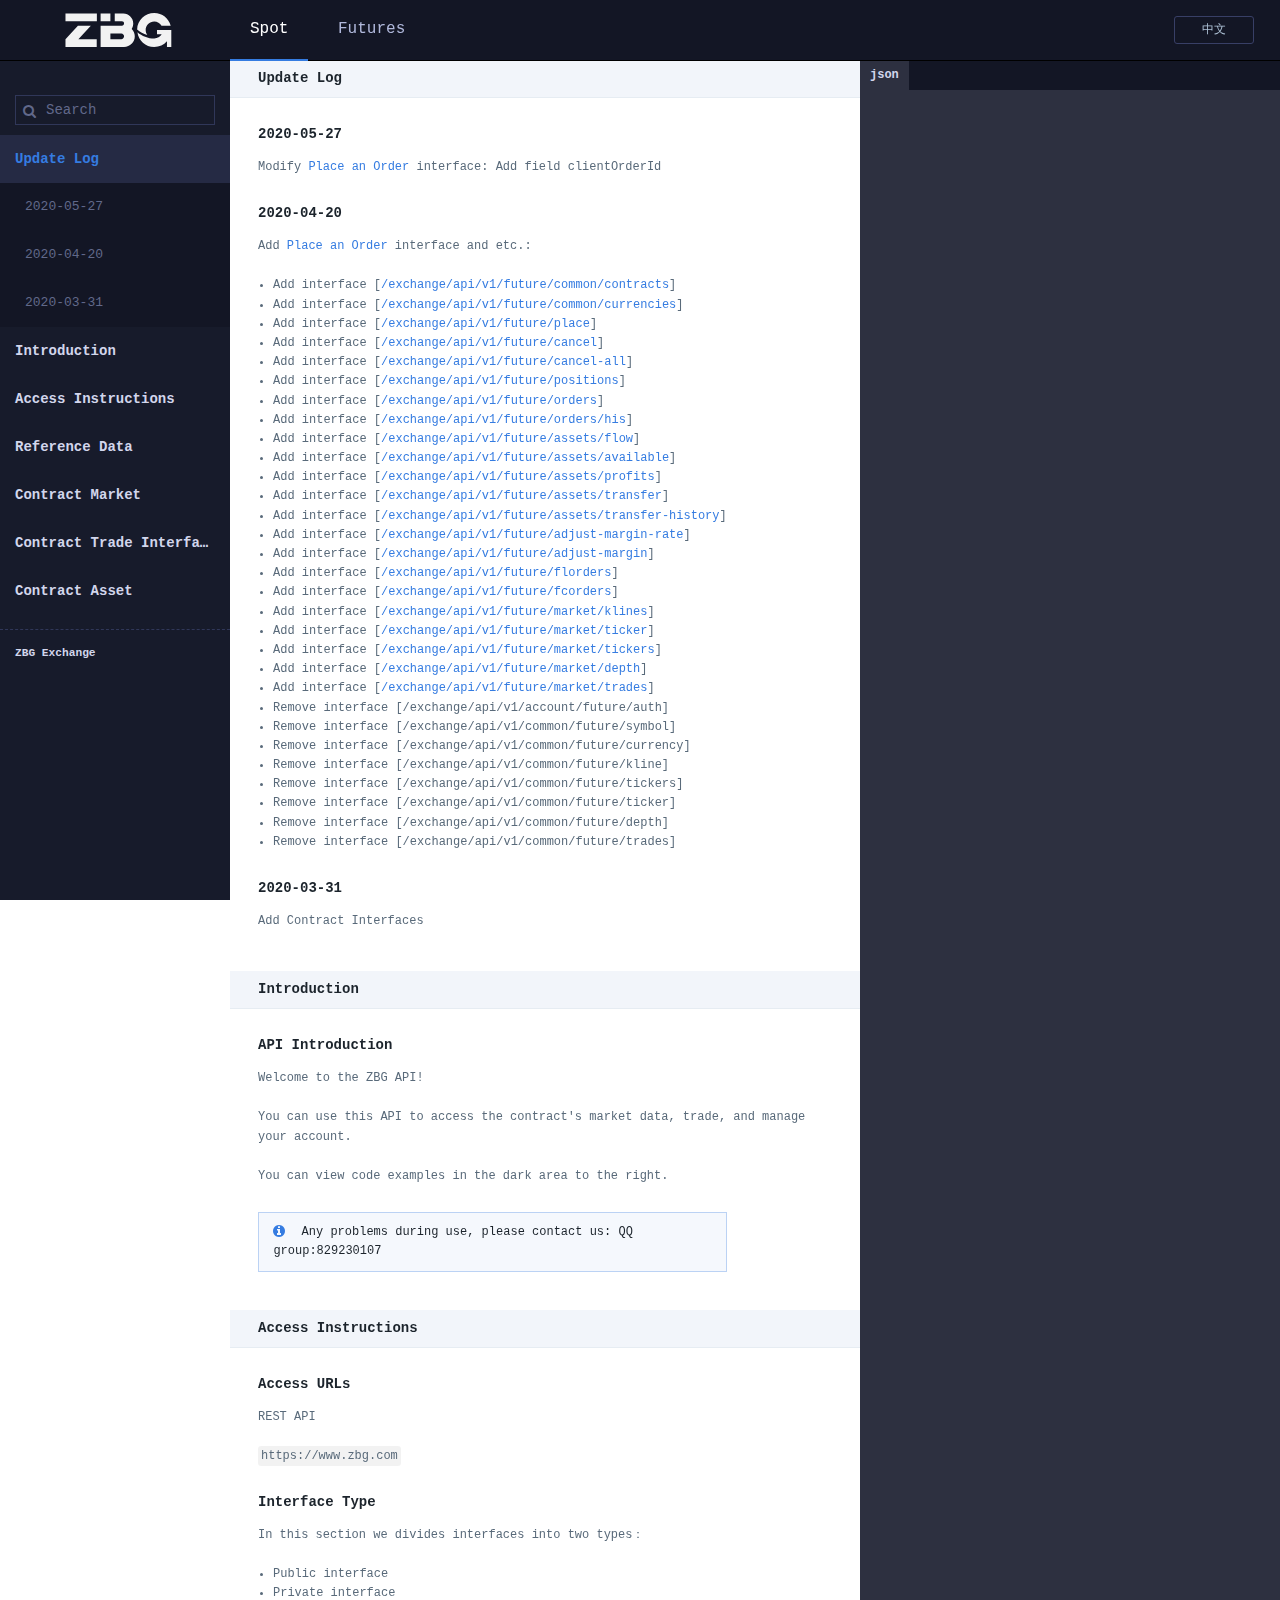
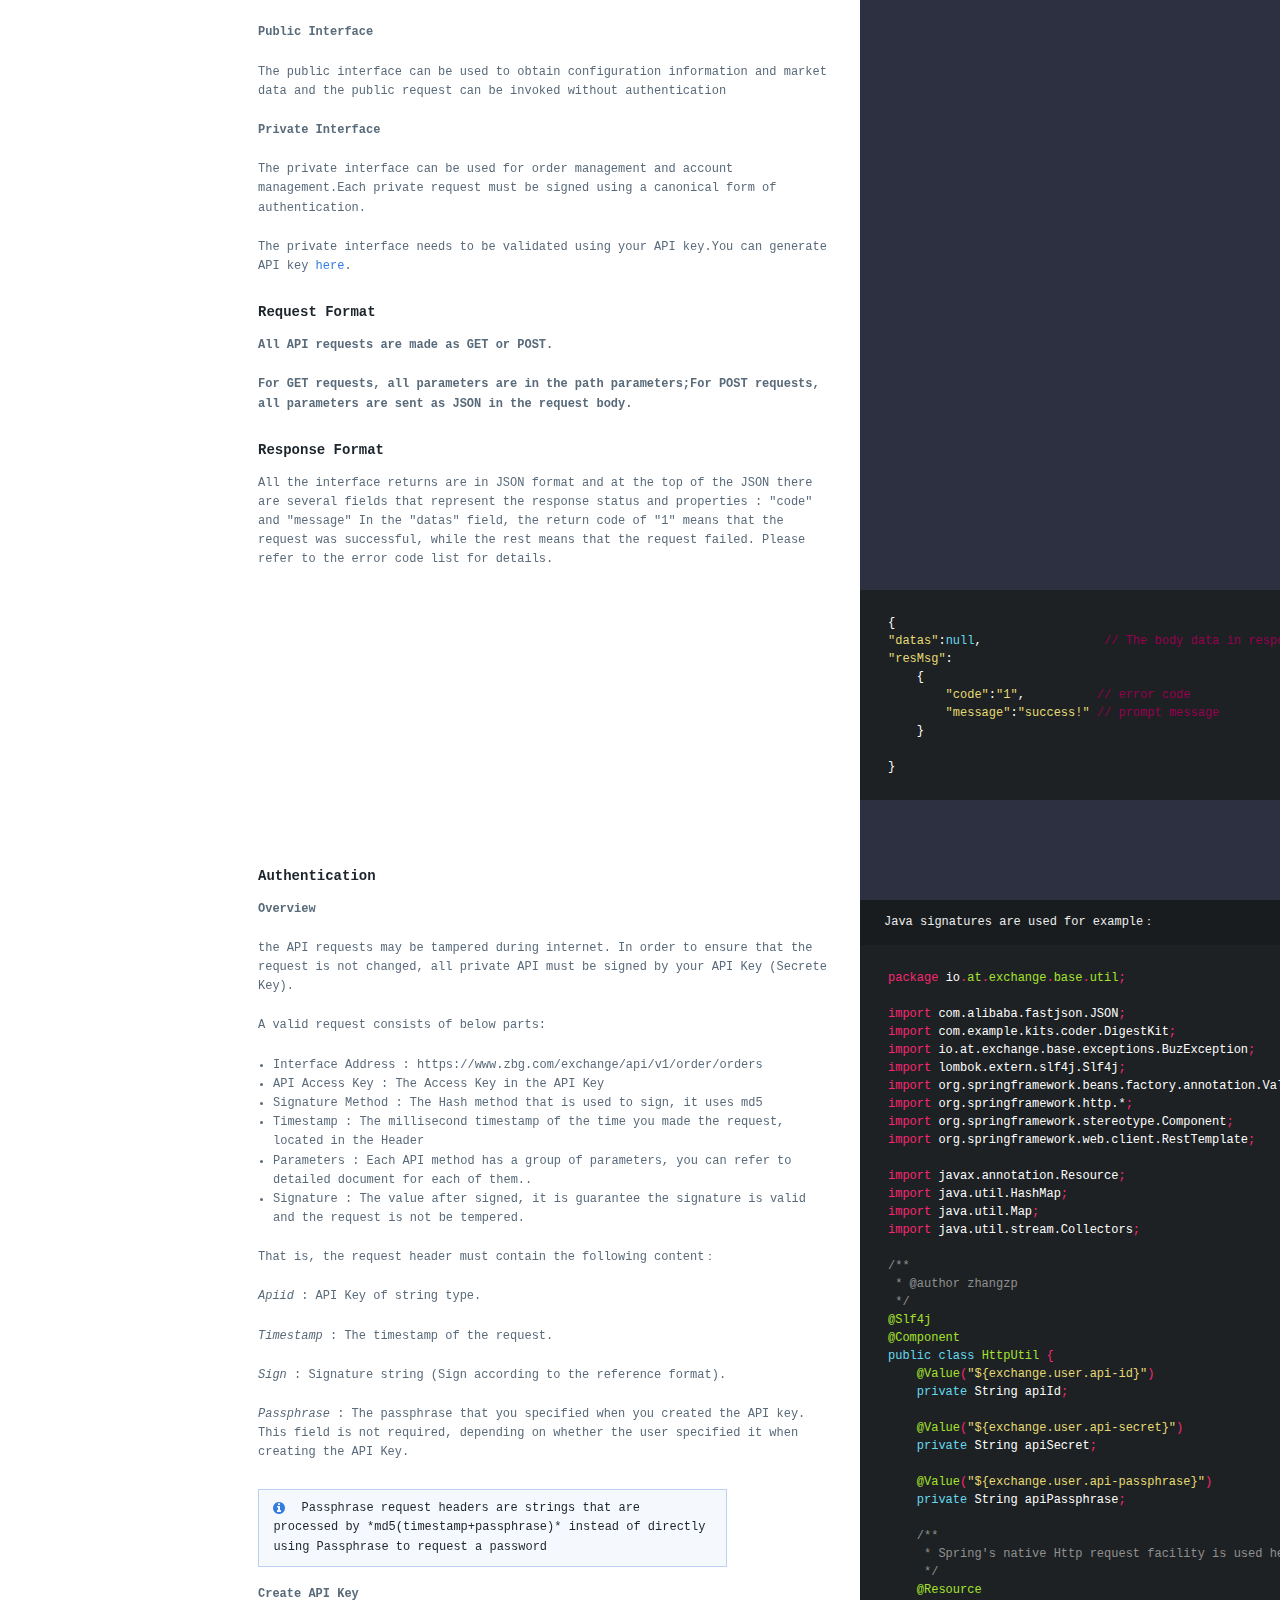
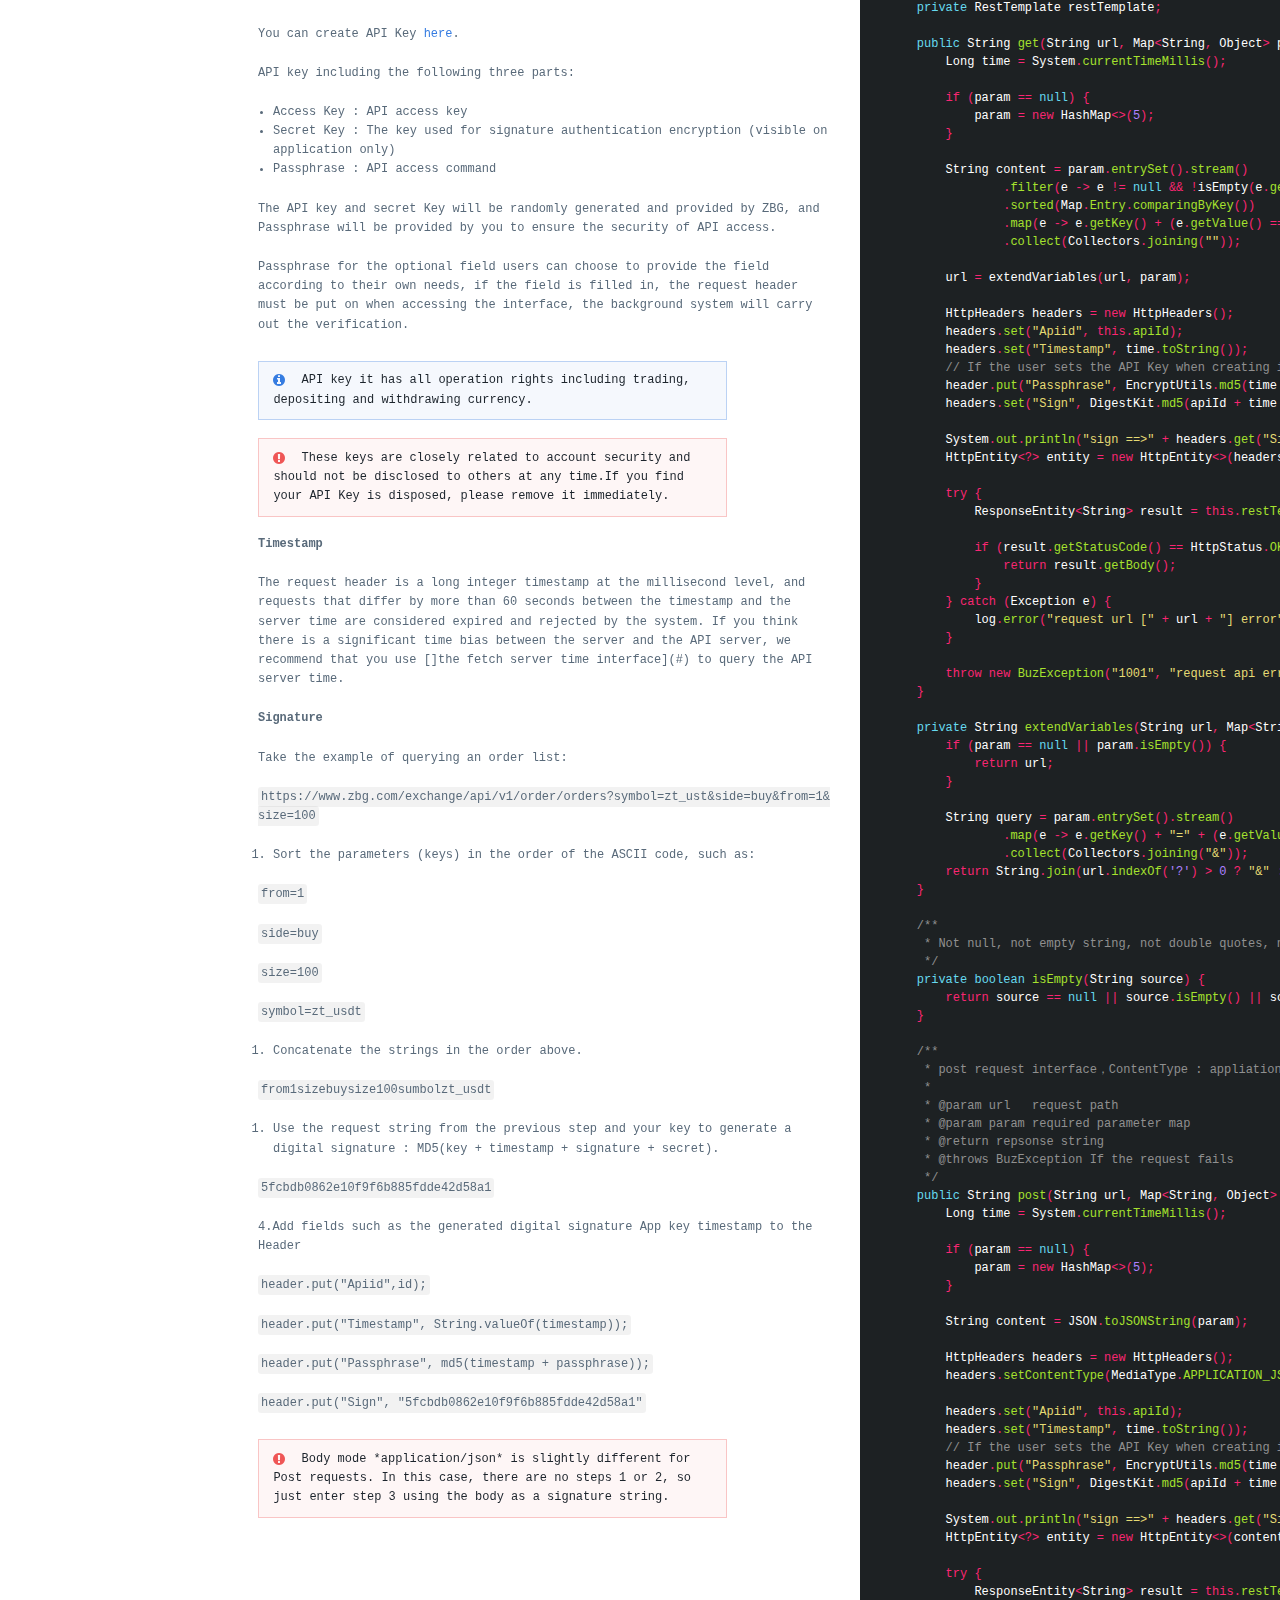
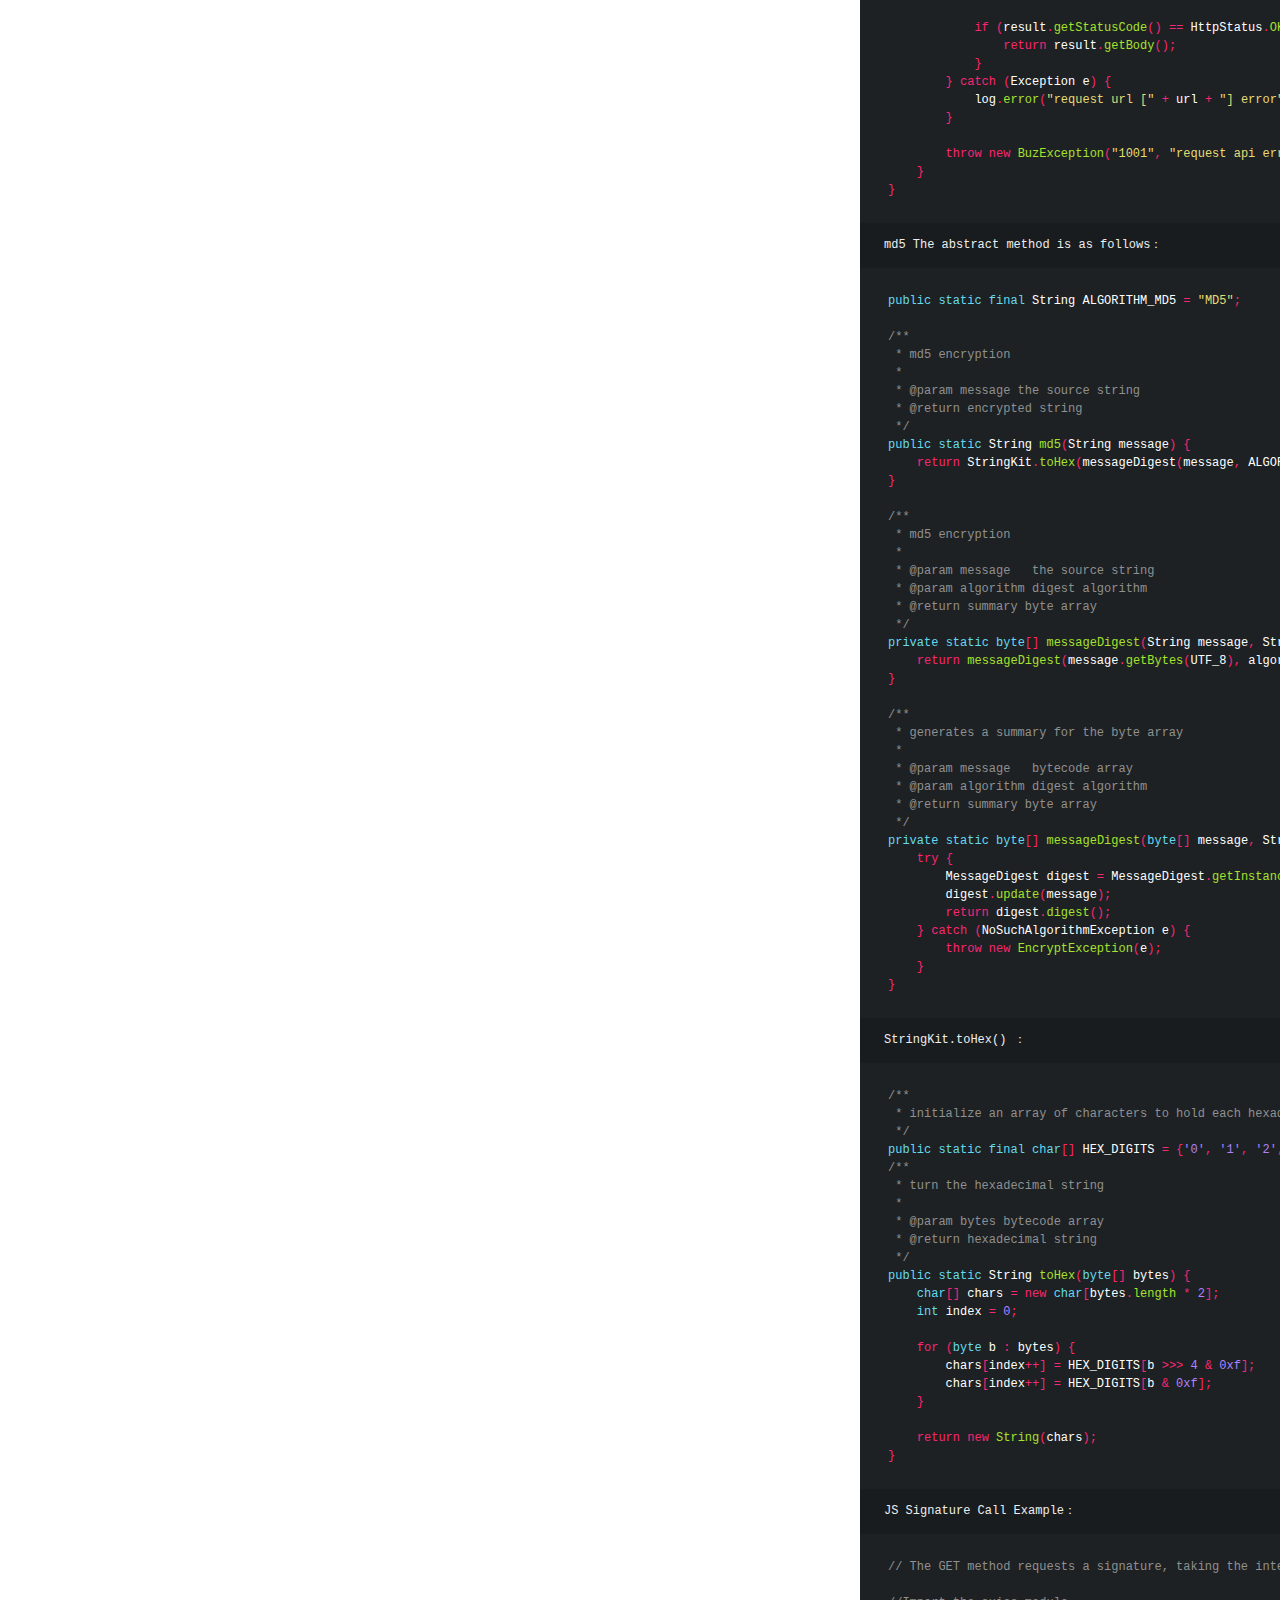
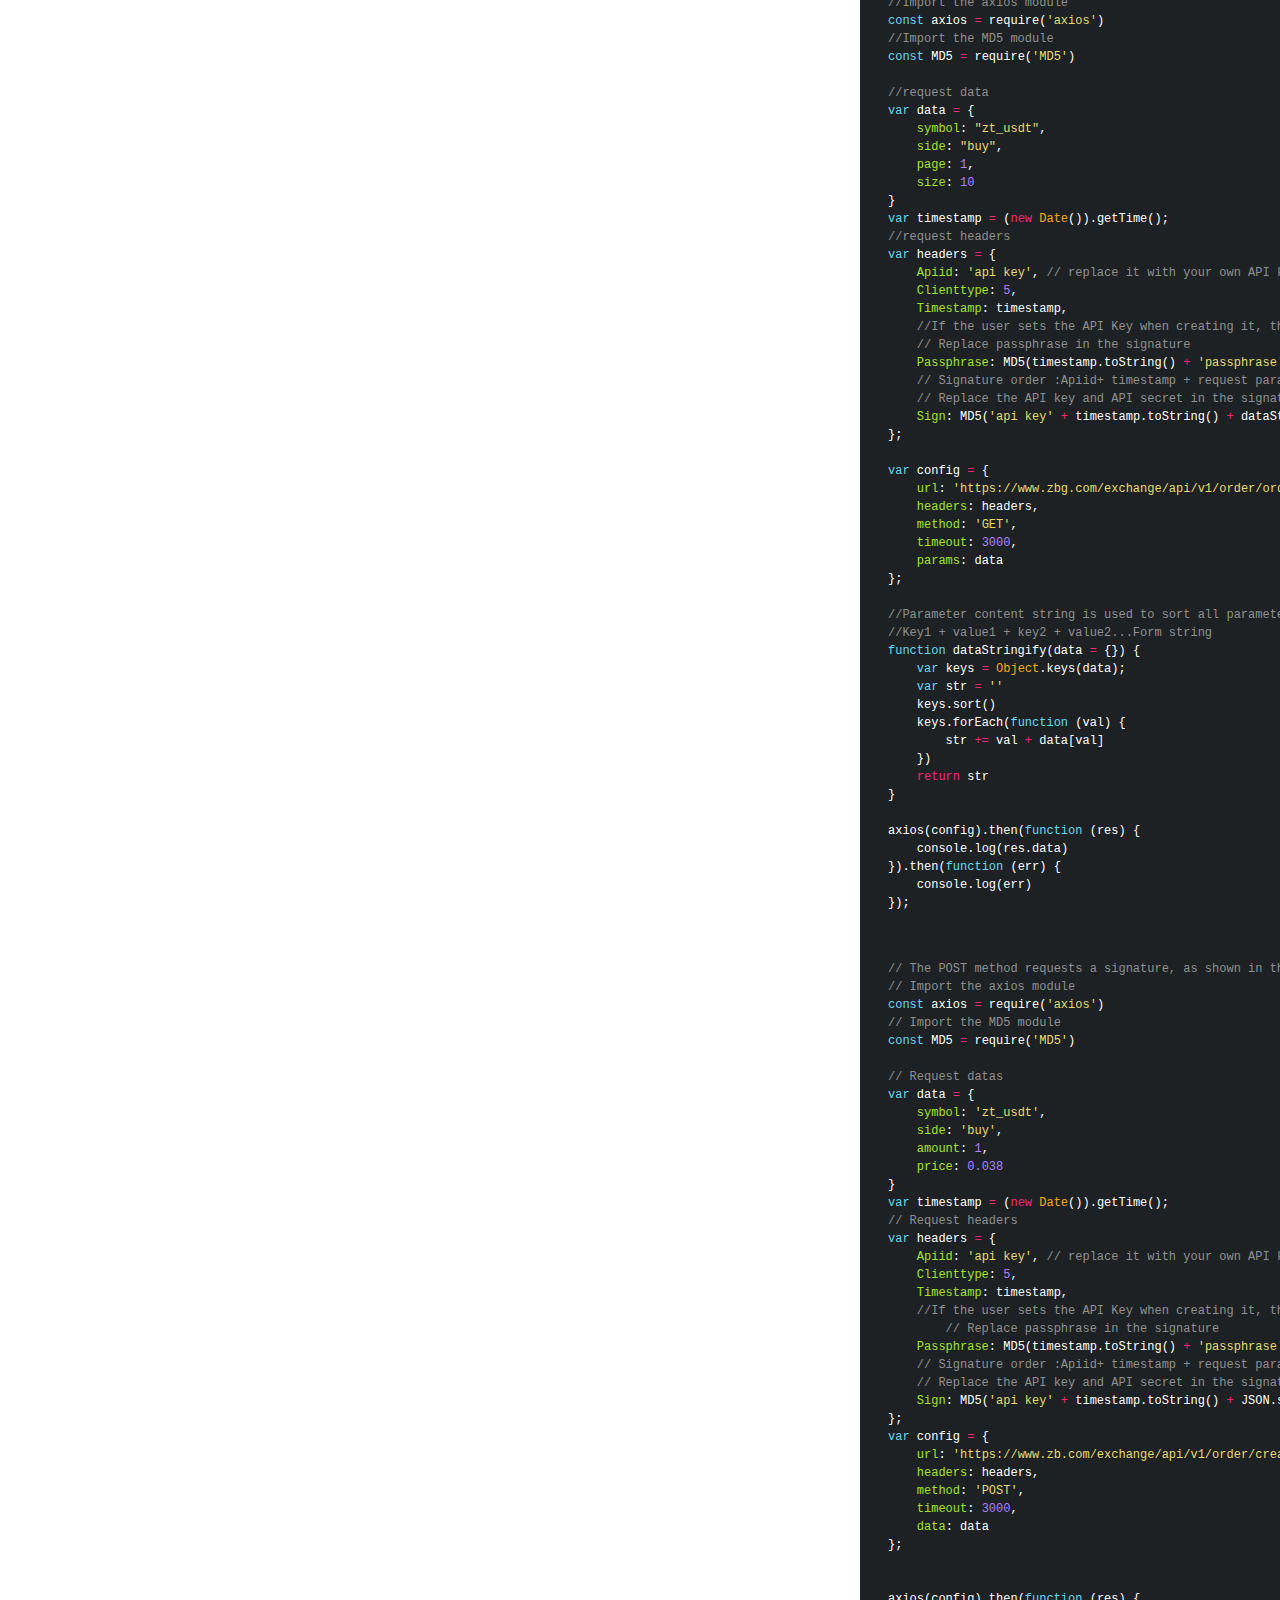
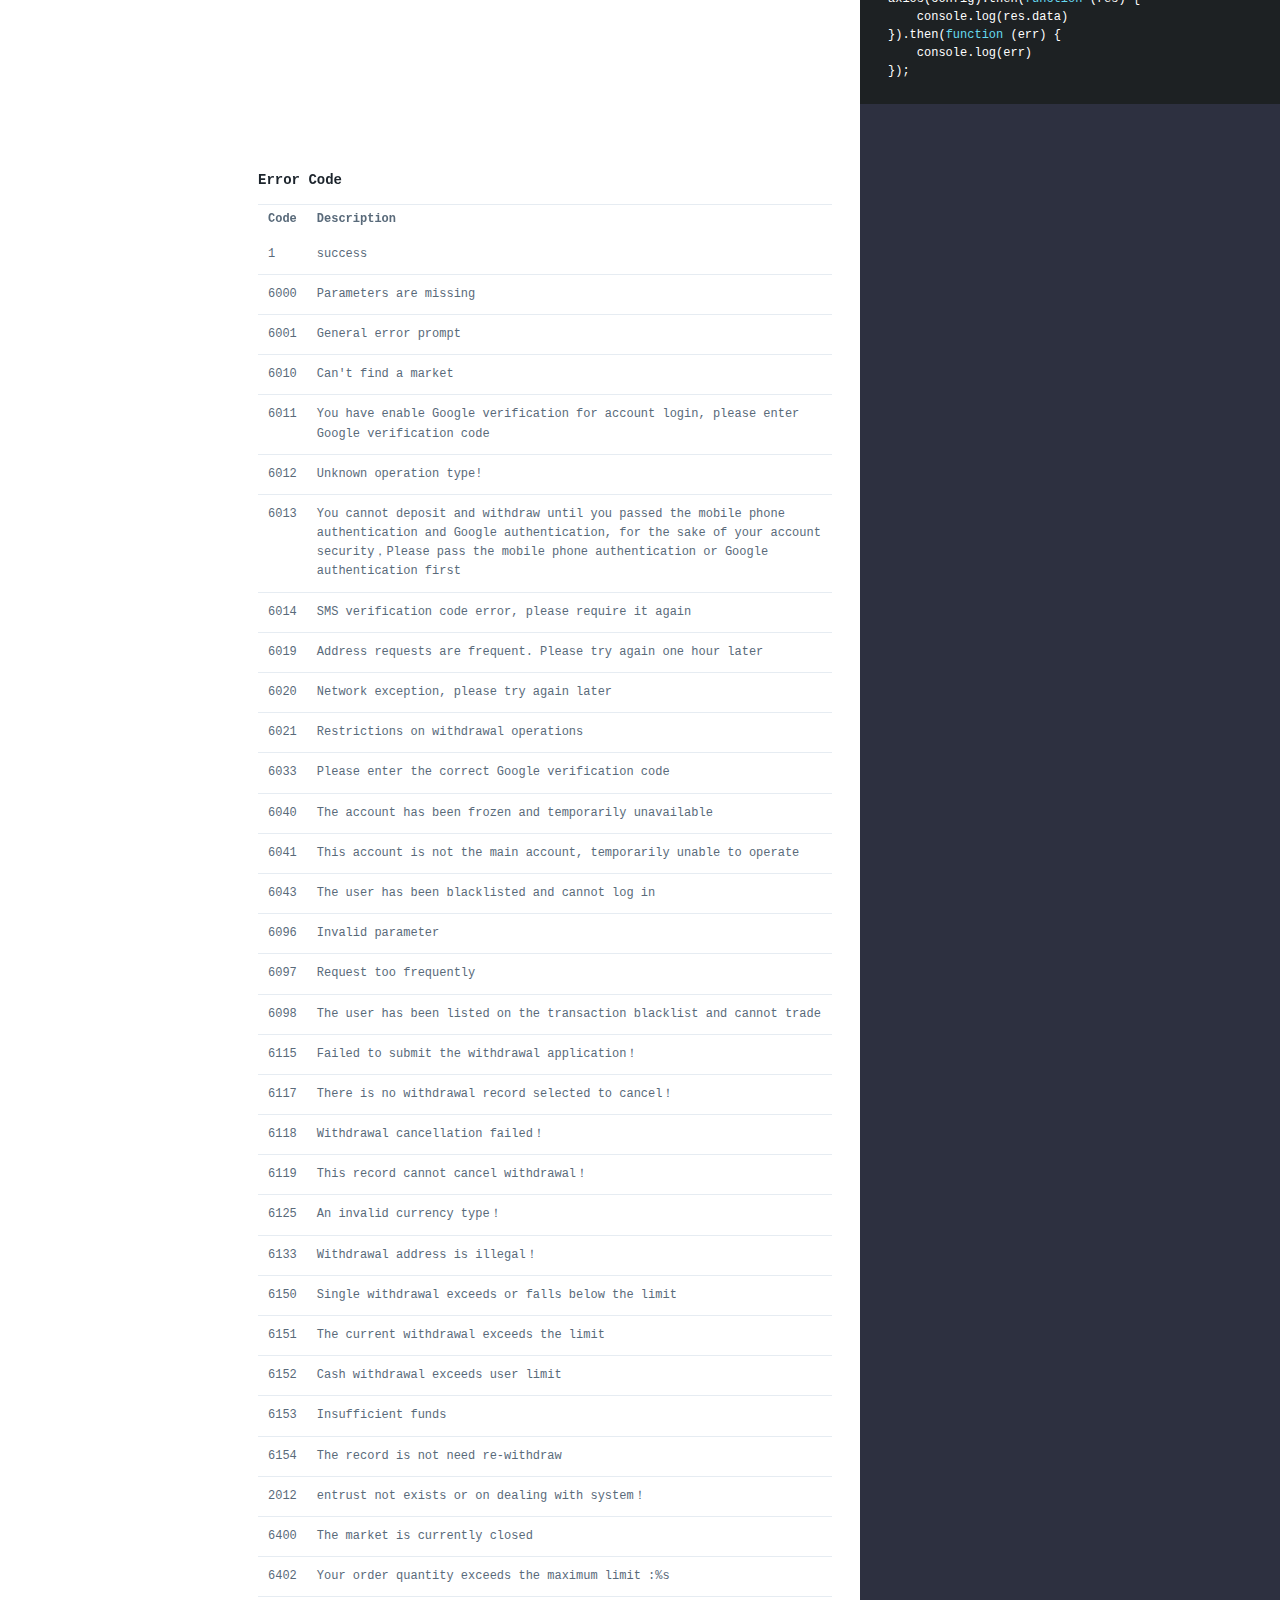
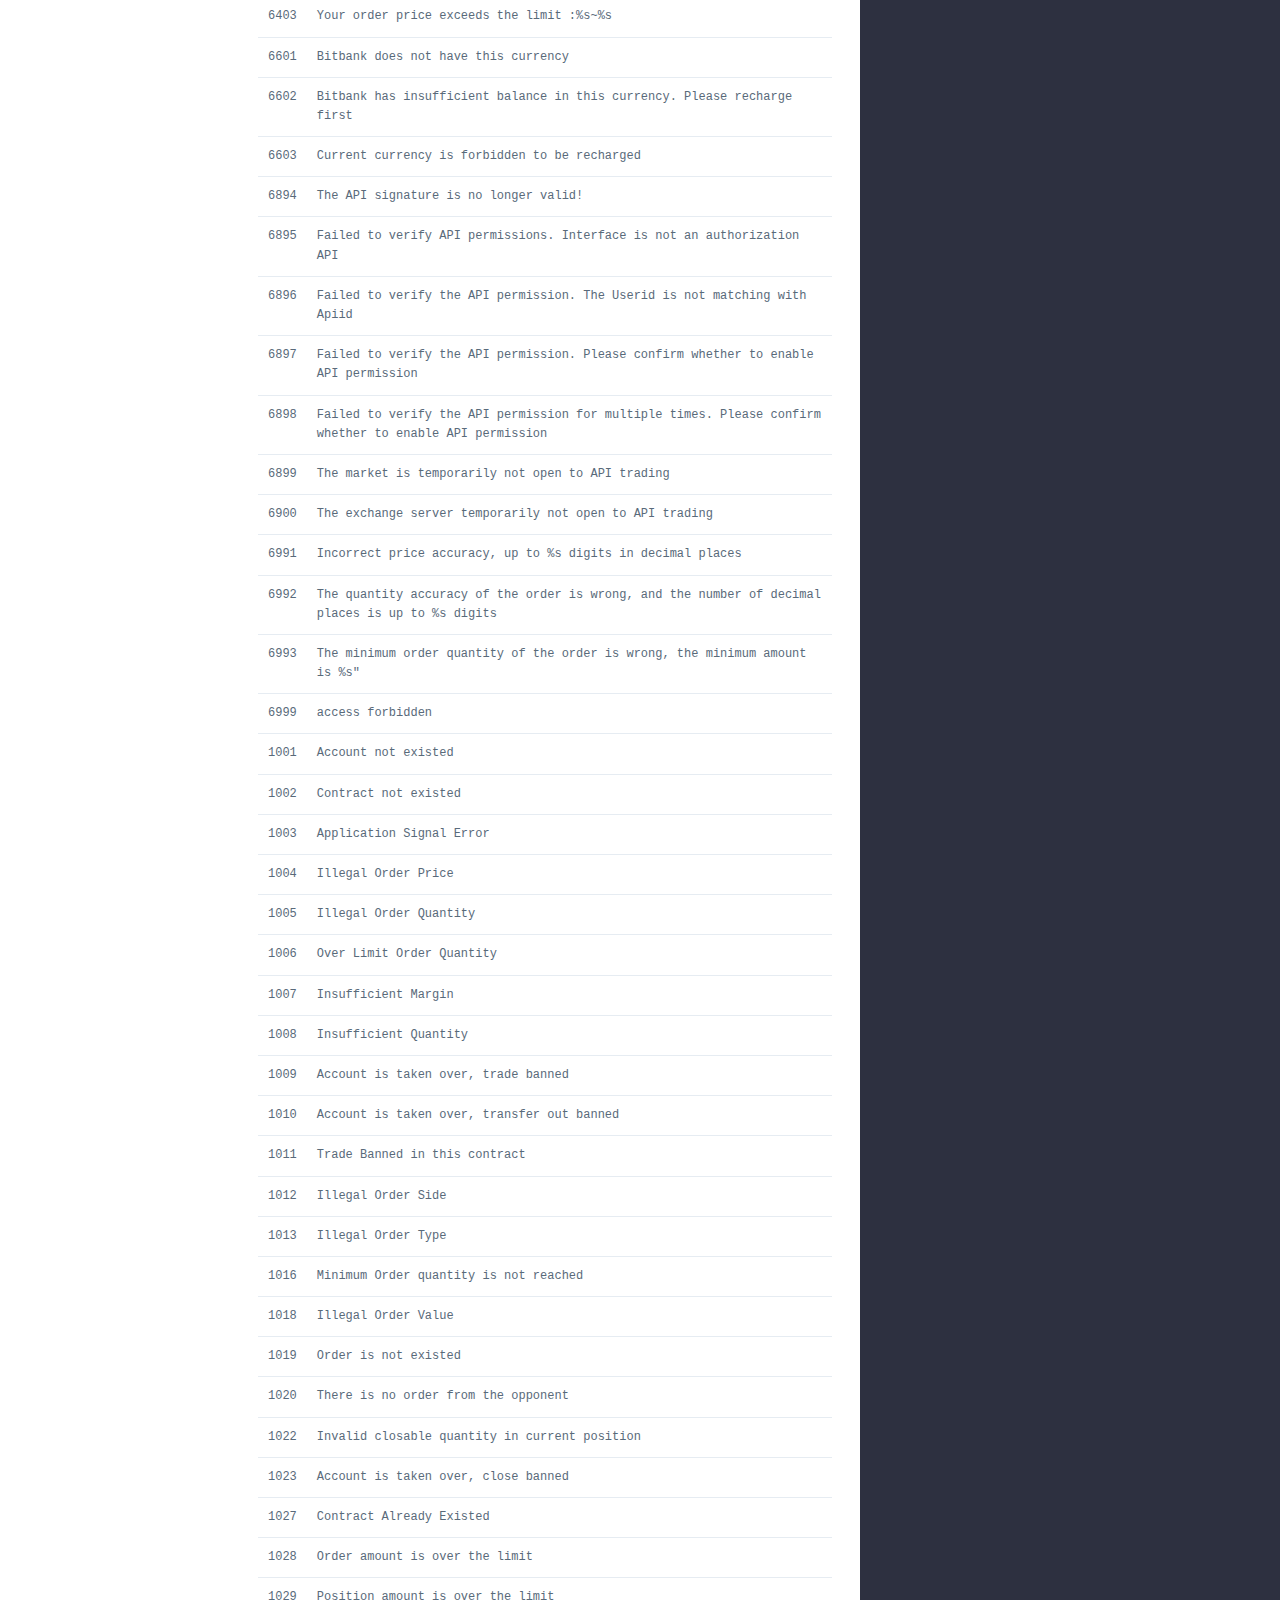
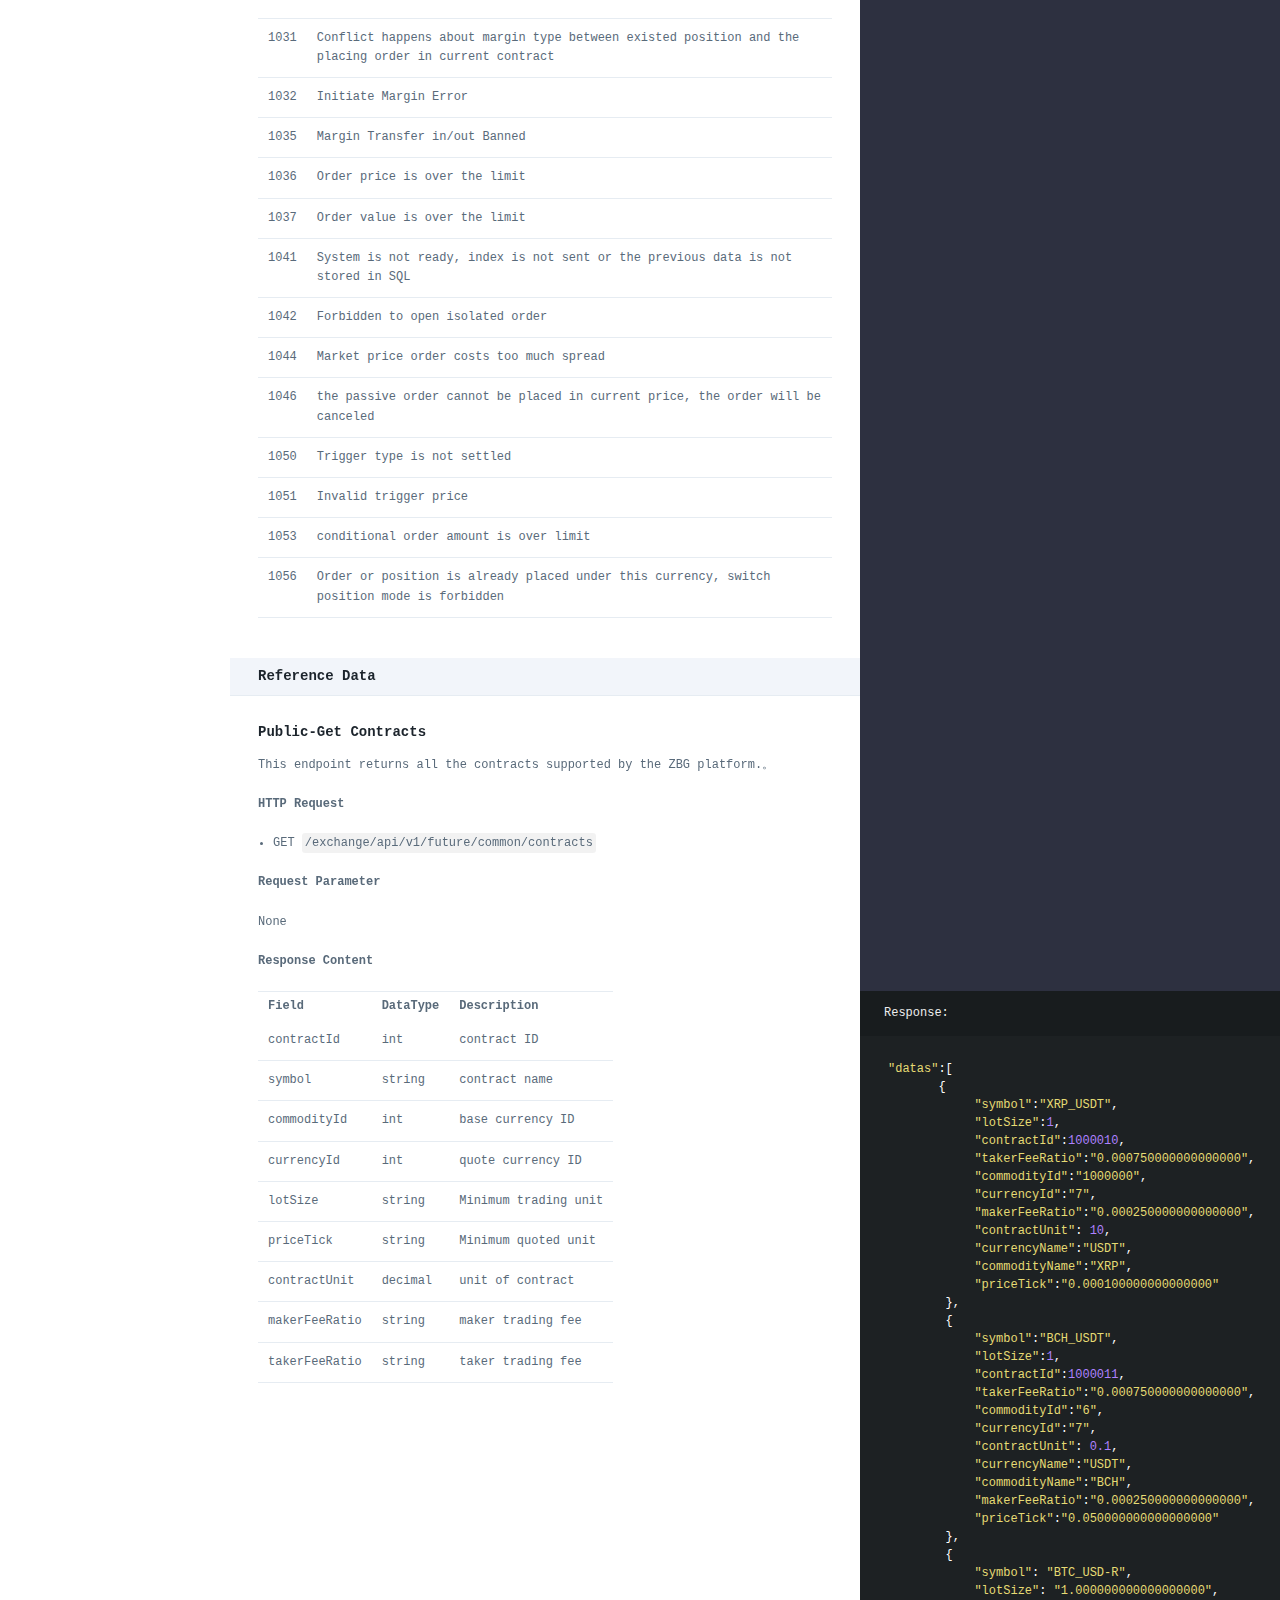
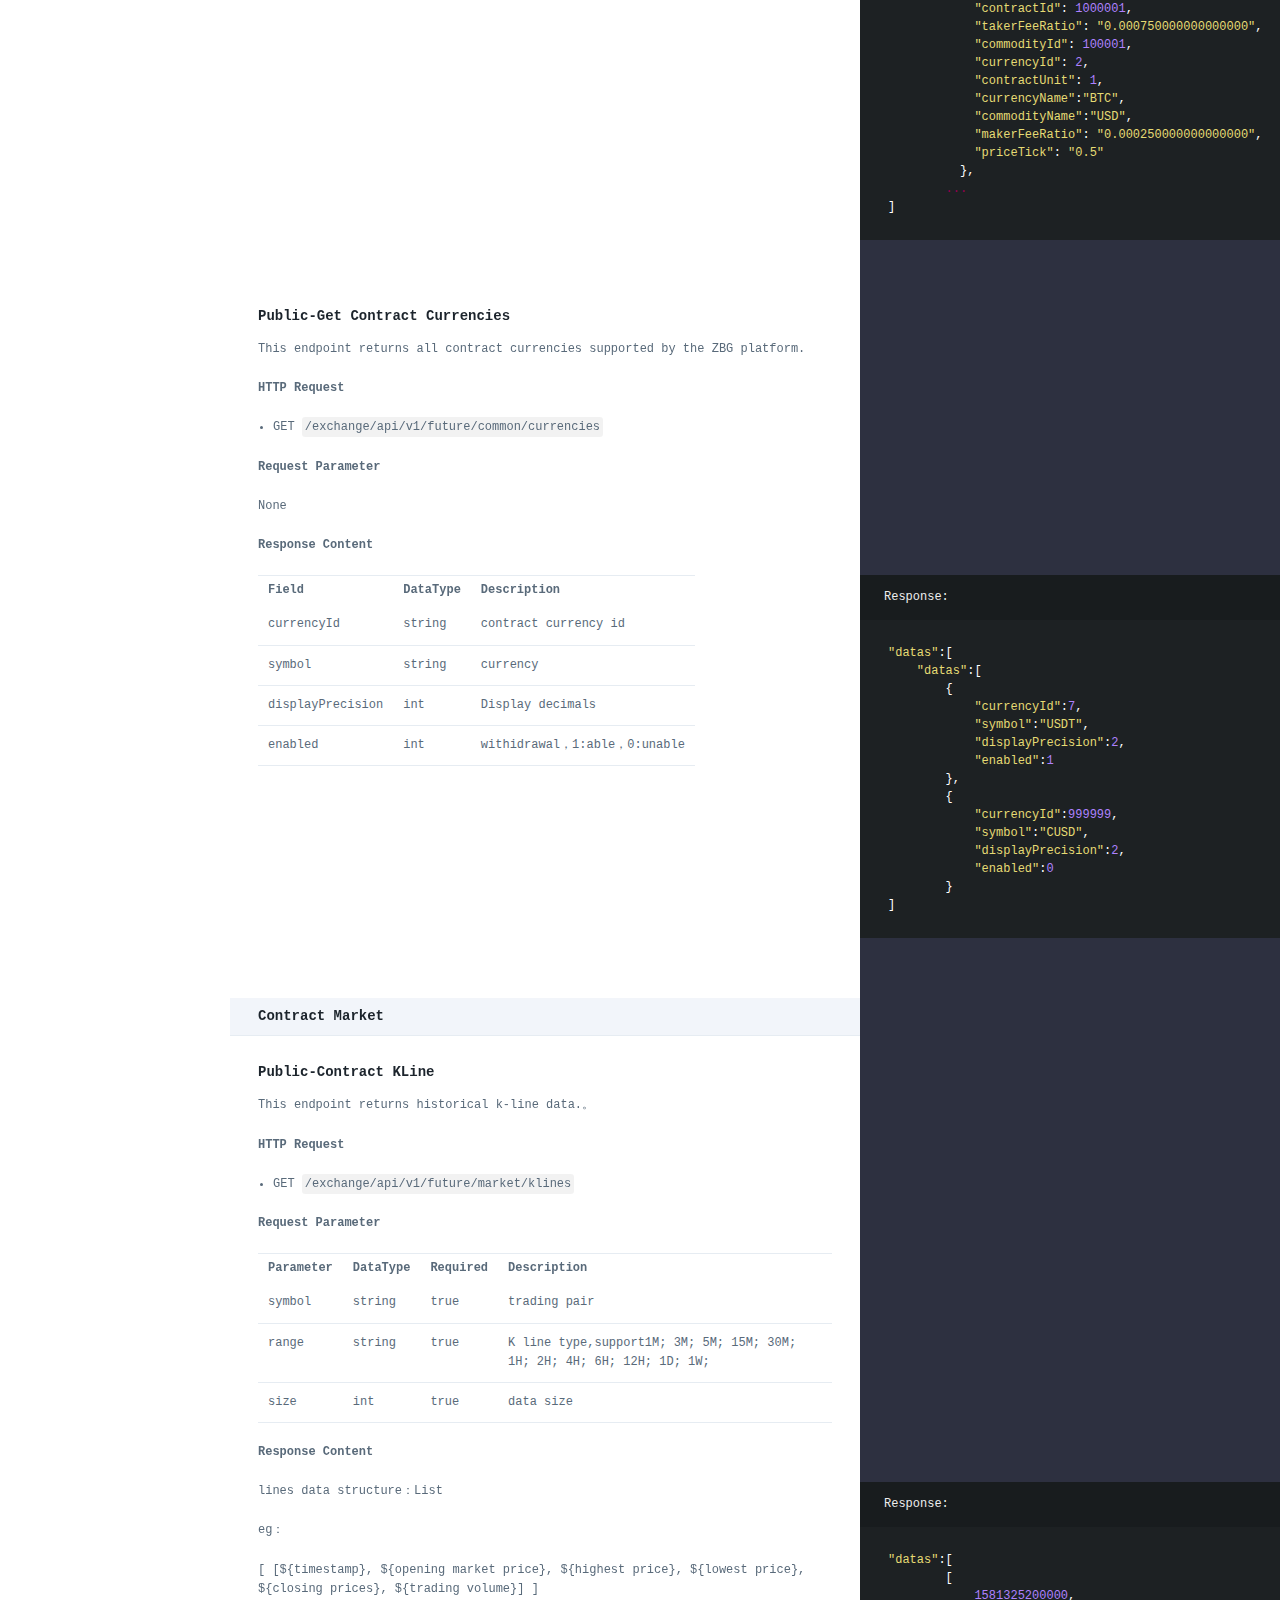
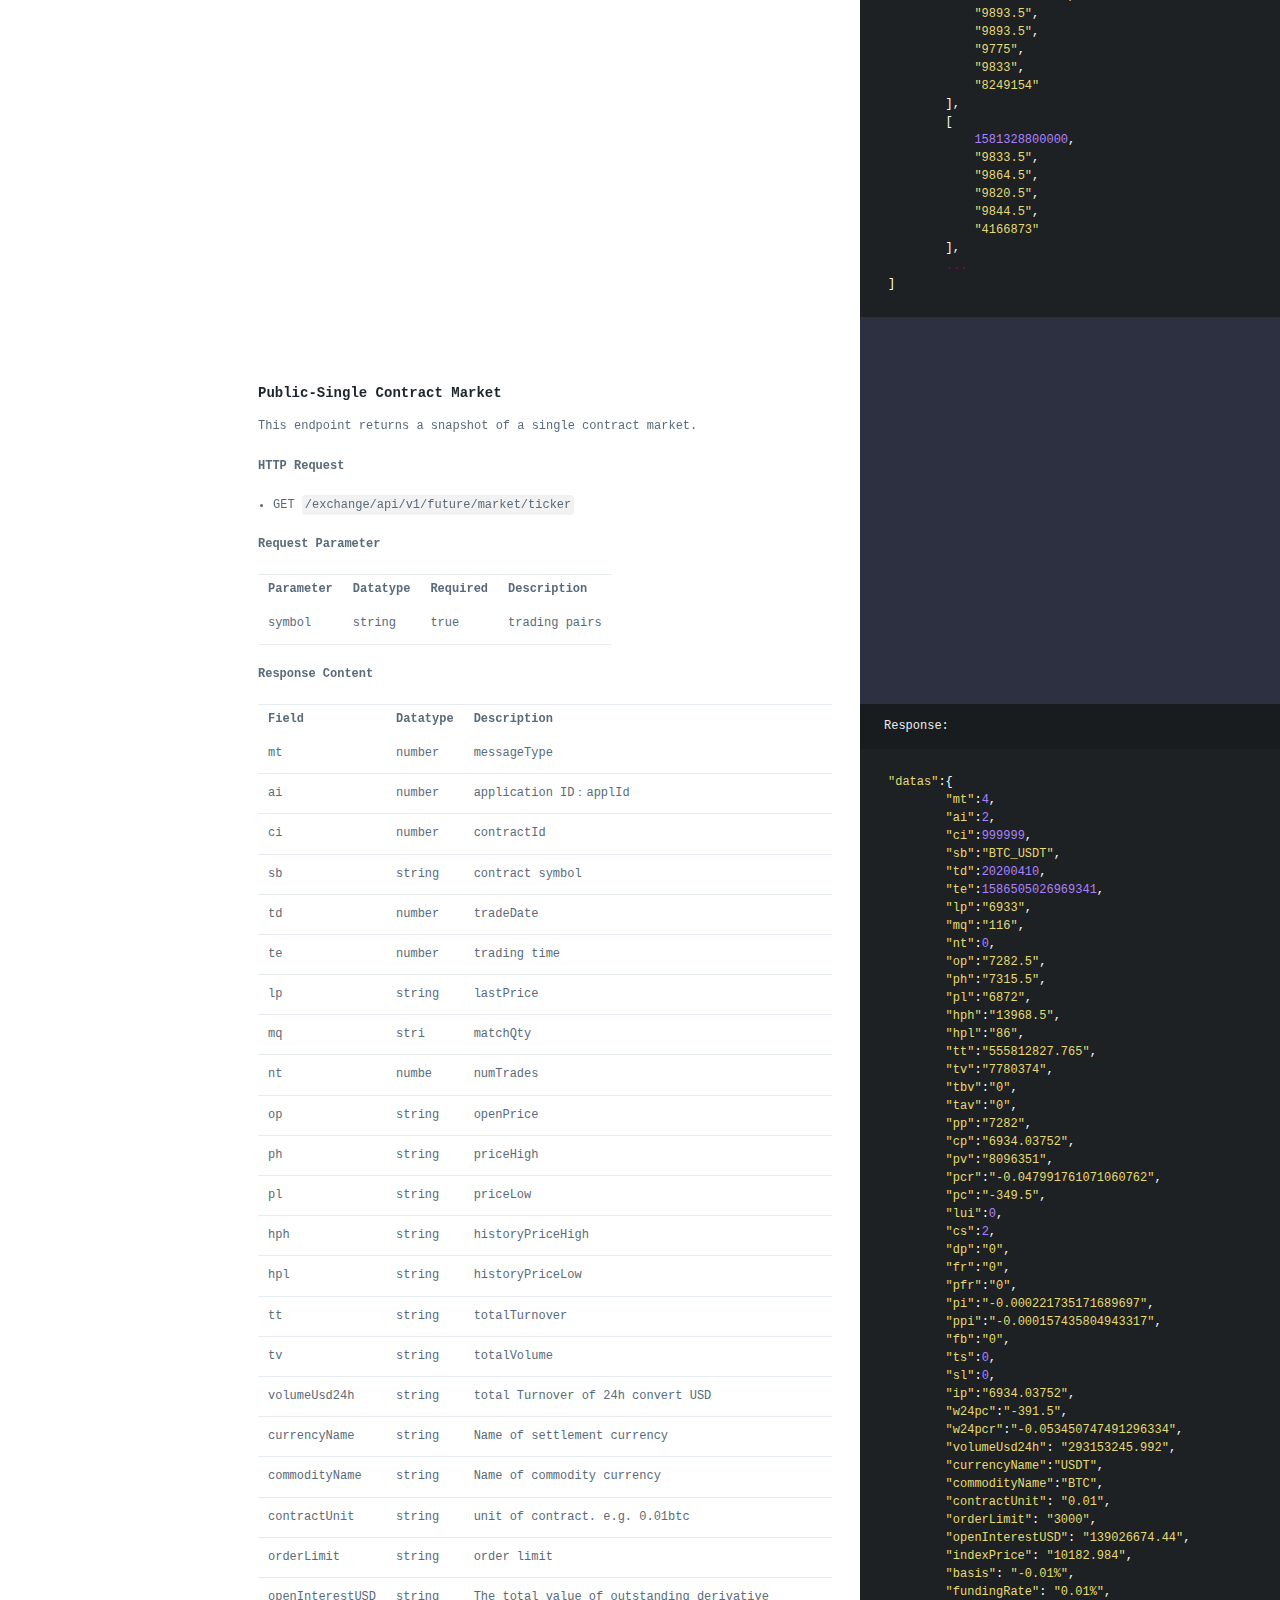
<file: future/v1/en/index.html>
<!doctype html>
<html>
  <head>
    <meta charset="utf-8">
    <meta content="IE=edge,chrome=1" http-equiv="X-UA-Compatible">
    <meta name="viewport" content="width=device-width, initial-scale=1, maximum-scale=1">
    <link href="images/favicon.ico" rel="icon" type="image/ico" />
    <title>ZBG Future API Documentation</title>
    <style>
      .highlight table td { padding: 5px; }
.highlight table pre { margin: 0; }
.highlight .gh {
  color: #999999;
}
.highlight .sr {
  color: #f6aa11;
}
.highlight .go {
  color: #888888;
}
.highlight .gp {
  color: #555555;
}
.highlight .gs {
}
.highlight .gu {
  color: #aaaaaa;
}
.highlight .nb {
  color: #f6aa11;
}
.highlight .cm {
  color: #75715e;
}
.highlight .cp {
  color: #75715e;
}
.highlight .c1 {
  color: #75715e;
}
.highlight .cs {
  color: #75715e;
}
.highlight .c, .highlight .cd {
  color: #75715e;
}
.highlight .err {
  color: #960050;
}
.highlight .gr {
  color: #960050;
}
.highlight .gt {
  color: #960050;
}
.highlight .gd {
  color: #49483e;
}
.highlight .gi {
  color: #49483e;
}
.highlight .ge {
  color: #49483e;
}
.highlight .kc {
  color: #66d9ef;
}
.highlight .kd {
  color: #66d9ef;
}
.highlight .kr {
  color: #66d9ef;
}
.highlight .no {
  color: #66d9ef;
}
.highlight .kt {
  color: #66d9ef;
}
.highlight .mf {
  color: #ae81ff;
}
.highlight .mh {
  color: #ae81ff;
}
.highlight .il {
  color: #ae81ff;
}
.highlight .mi {
  color: #ae81ff;
}
.highlight .mo {
  color: #ae81ff;
}
.highlight .m, .highlight .mb, .highlight .mx {
  color: #ae81ff;
}
.highlight .sc {
  color: #ae81ff;
}
.highlight .se {
  color: #ae81ff;
}
.highlight .ss {
  color: #ae81ff;
}
.highlight .sd {
  color: #e6db74;
}
.highlight .s2 {
  color: #e6db74;
}
.highlight .sb {
  color: #e6db74;
}
.highlight .sh {
  color: #e6db74;
}
.highlight .si {
  color: #e6db74;
}
.highlight .sx {
  color: #e6db74;
}
.highlight .s1 {
  color: #e6db74;
}
.highlight .s {
  color: #e6db74;
}
.highlight .na {
  color: #a6e22e;
}
.highlight .nc {
  color: #a6e22e;
}
.highlight .nd {
  color: #a6e22e;
}
.highlight .ne {
  color: #a6e22e;
}
.highlight .nf {
  color: #a6e22e;
}
.highlight .vc {
  color: #ffffff;
}
.highlight .nn {
  color: #ffffff;
}
.highlight .nl {
  color: #ffffff;
}
.highlight .ni {
  color: #ffffff;
}
.highlight .bp {
  color: #ffffff;
}
.highlight .vg {
  color: #ffffff;
}
.highlight .vi {
  color: #ffffff;
}
.highlight .nv {
  color: #ffffff;
}
.highlight .w {
  color: #ffffff;
}
.highlight {
  color: #ffffff;
}
.highlight .n, .highlight .py, .highlight .nx {
  color: #ffffff;
}
.highlight .ow {
  color: #f92672;
}
.highlight .nt {
  color: #f92672;
}
.highlight .k, .highlight .kv {
  color: #f92672;
}
.highlight .kn {
  color: #f92672;
}
.highlight .kp {
  color: #f92672;
}
.highlight .o {
  color: #f92672;
}
    </style>
    <link href="stylesheets/screen.css" rel="stylesheet" media="screen" />
    <link href="stylesheets/print.css" rel="stylesheet" media="print" />
      <script src="javascripts/all.js"></script>
  </head>

  <body class="index" data-languages="[&quot;json&quot;]">
    <a href="#" id="nav-button">
      <span>
        <img src="images/navbar.png" alt="Navbar" />
      </span>
    </a>
    <header>
      <div class="flex_box">
        <img src="images/logo.svg" class="logo" alt="Logo" />
        <div class="nav_box">
          <span class="nav_cell" style="display: none">
            <a href="javascript:;" class="nav_first">v1<i class="icon_nav"></i></a>
            <ul class="nav_ul">
              <li>
                <a href="/docs/spot/v1/en/" id="v1_url">v1</a>
              </li>
              <li>
                <a href="/docs/spot/v2/en/" id="v2_url">v2</a>
              </li>
            </ul>
          </span>
          <span class="nav_cell nav_tab">
            <a href="/docs/spot/v1/en/" id="btn_spot">现货</a>
          </span>
          <span class="nav_cell nav_tab">
            <a href="/docs/future/v1/en/" id="btn_future">合约</a>
          </span>
        </div>
      </div>
      <a href="/docs/spot/v1/cn/" class="lang" id="lang_box">简体中文</a>
    </header>
    <div class="toc-wrapper">
        <div class="lang-selector">
              <a href="#" data-language-name="json">json</a>
        </div>
        <div class="search">
          <input type="text" class="search" id="input-search" placeholder="Search">
        </div>
        <ul class="search-results"></ul>
      <ul id="toc" class="toc-list-h1">
          <li>
            <a href="#update-log" class="toc-h1 toc-link" data-title="Update Log">Update Log</a>
              <ul class="toc-list-h2">
                  <li>
                    <a href="#2020-05-27" class="toc-h2 toc-link" data-title="2020-05-27">2020-05-27</a>
                  </li>
                  <li>
                    <a href="#2020-04-20" class="toc-h2 toc-link" data-title="2020-04-20">2020-04-20</a>
                  </li>
                  <li>
                    <a href="#2020-03-31" class="toc-h2 toc-link" data-title="2020-03-31">2020-03-31</a>
                  </li>
              </ul>
          </li>
          <li>
            <a href="#introduction" class="toc-h1 toc-link" data-title="Introduction">Introduction</a>
              <ul class="toc-list-h2">
                  <li>
                    <a href="#api-introduction" class="toc-h2 toc-link" data-title="API Introduction">API Introduction</a>
                  </li>
              </ul>
          </li>
          <li>
            <a href="#access-instructions" class="toc-h1 toc-link" data-title="Access Instructions">Access Instructions</a>
              <ul class="toc-list-h2">
                  <li>
                    <a href="#access-urls" class="toc-h2 toc-link" data-title="Access URLs">Access URLs</a>
                  </li>
                  <li>
                    <a href="#interface-type" class="toc-h2 toc-link" data-title="Interface Type">Interface Type</a>
                  </li>
                  <li>
                    <a href="#request-format" class="toc-h2 toc-link" data-title="Request Format">Request Format</a>
                  </li>
                  <li>
                    <a href="#response-format" class="toc-h2 toc-link" data-title="Response Format">Response Format</a>
                  </li>
                  <li>
                    <a href="#authentication" class="toc-h2 toc-link" data-title="Authentication">Authentication</a>
                  </li>
                  <li>
                    <a href="#error-code" class="toc-h2 toc-link" data-title="Error Code">Error Code</a>
                  </li>
              </ul>
          </li>
          <li>
            <a href="#reference-data" class="toc-h1 toc-link" data-title="Reference Data">Reference Data</a>
              <ul class="toc-list-h2">
                  <li>
                    <a href="#public-get-contracts" class="toc-h2 toc-link" data-title="Public-Get Contracts">Public-Get Contracts</a>
                  </li>
                  <li>
                    <a href="#public-get-contract-currencies" class="toc-h2 toc-link" data-title="Public-Get Contract Currencies">Public-Get Contract Currencies</a>
                  </li>
              </ul>
          </li>
          <li>
            <a href="#contract-market" class="toc-h1 toc-link" data-title="Contract Market">Contract Market</a>
              <ul class="toc-list-h2">
                  <li>
                    <a href="#public-contract-kline" class="toc-h2 toc-link" data-title="Public-Contract KLine">Public-Contract KLine</a>
                  </li>
                  <li>
                    <a href="#public-single-contract-market" class="toc-h2 toc-link" data-title="Public-Single Contract Market">Public-Single Contract Market</a>
                  </li>
                  <li>
                    <a href="#public-all-contract-market" class="toc-h2 toc-link" data-title="Public-All Contract Market">Public-All Contract Market</a>
                  </li>
                  <li>
                    <a href="#public-contract-depth" class="toc-h2 toc-link" data-title="Public-Contract Depth">Public-Contract Depth</a>
                  </li>
                  <li>
                    <a href="#public-contract-trading-history" class="toc-h2 toc-link" data-title="Public-Contract Trading History">Public-Contract Trading History</a>
                  </li>
              </ul>
          </li>
          <li>
            <a href="#contract-trade-interface" class="toc-h1 toc-link" data-title="Contract Trade Interface">Contract Trade Interface</a>
              <ul class="toc-list-h2">
                  <li>
                    <a href="#place-an-order" class="toc-h2 toc-link" data-title="Place an Order">Place an Order</a>
                  </li>
                  <li>
                    <a href="#cancel-an-contract-order" class="toc-h2 toc-link" data-title="Cancel an Contract Order">Cancel an Contract Order</a>
                  </li>
                  <li>
                    <a href="#cancel-all-contract-orders" class="toc-h2 toc-link" data-title="Cancel All Contract Orders">Cancel All Contract Orders</a>
                  </li>
                  <li>
                    <a href="#get-contract-position" class="toc-h2 toc-link" data-title="Get Contract Position">Get Contract Position</a>
                  </li>
                  <li>
                    <a href="#get-activity-orders" class="toc-h2 toc-link" data-title="Get Activity Orders">Get Activity Orders</a>
                  </li>
                  <li>
                    <a href="#get-historical-orders" class="toc-h2 toc-link" data-title="Get Historical Orders">Get Historical Orders</a>
                  </li>
                  <li>
                    <a href="#get-contract-force-close-history" class="toc-h2 toc-link" data-title="Get Contract Force Close History">Get Contract Force Close History</a>
                  </li>
                  <li>
                    <a href="#get-contract-force-deduction-history" class="toc-h2 toc-link" data-title="Get Contract Force Deduction History">Get Contract Force Deduction History</a>
                  </li>
                  <li>
                    <a href="#adjust-margin-rate" class="toc-h2 toc-link" data-title="Adjust Margin Rate">Adjust Margin Rate</a>
                  </li>
                  <li>
                    <a href="#adjust-margin" class="toc-h2 toc-link" data-title="Adjust Margin">Adjust Margin</a>
                  </li>
              </ul>
          </li>
          <li>
            <a href="#contract-asset" class="toc-h1 toc-link" data-title="Contract Asset">Contract Asset</a>
              <ul class="toc-list-h2">
                  <li>
                    <a href="#get-contract-asset-flow" class="toc-h2 toc-link" data-title="Get Contract Asset Flow">Get Contract Asset Flow</a>
                  </li>
                  <li>
                    <a href="#get-available-assets" class="toc-h2 toc-link" data-title="Get Available assets">Get Available assets</a>
                  </li>
                  <li>
                    <a href="#get-contract-loss-and-benefit-history" class="toc-h2 toc-link" data-title="Get contract Loss and benefit history">Get contract Loss and benefit history</a>
                  </li>
                  <li>
                    <a href="#transfer-margin-between-spot-account-and-future-account" class="toc-h2 toc-link" data-title="Transfer margin between Spot account and Future account">Transfer margin between Spot account and Future account</a>
                  </li>
                  <li>
                    <a href="#get-transfer-history" class="toc-h2 toc-link" data-title="Get Transfer History">Get Transfer History</a>
                  </li>
              </ul>
          </li>
      </ul>
        <ul class="toc-footer">
            <li><a href="https://www.zbg.com/" class="createApi">ZBG Exchange</a></li>
        </ul>
    </div>
    <div class="page-wrapper">
      <div class="dark-box"></div>
      <div class="content">
        <h1 id='update-log'>Update Log</h1><h2 id='2020-05-27'>2020-05-27</h2>
<p>Modify <a href="#place-an-order">Place an Order</a> interface: Add field clientOrderId</p>
<h2 id='2020-04-20'>2020-04-20</h2>
<p>Add <a href="#place-an-order">Place an Order</a> interface and etc.:</p>

<ul>
<li>Add interface [<a href="#public-get-contracts">/exchange/api/v1/future/common/contracts</a>]</li>
<li>Add interface [<a href="#public-get-contract-currencies">/exchange/api/v1/future/common/currencies</a>]</li>
<li>Add interface [<a href="#place-an-order">/exchange/api/v1/future/place</a>]</li>
<li>Add interface [<a href="#cancel-an-contract-order">/exchange/api/v1/future/cancel</a>]</li>
<li>Add interface [<a href="#cancel-all-contract-orders">/exchange/api/v1/future/cancel-all</a>]</li>
<li>Add interface [<a href="#get-contract-position">/exchange/api/v1/future/positions</a>]</li>
<li>Add interface [<a href="#get-activity-orders">/exchange/api/v1/future/orders</a>]</li>
<li>Add interface [<a href="#get-historical-orders">/exchange/api/v1/future/orders/his</a>]</li>
<li>Add interface [<a href="#get-contract-asset-flow">/exchange/api/v1/future/assets/flow</a>]</li>
<li>Add interface [<a href="#get-available-assets">/exchange/api/v1/future/assets/available</a>]</li>
<li>Add interface [<a href="#get-contract-loss-and-benefit-history">/exchange/api/v1/future/assets/profits</a>]</li>
<li>Add interface [<a href="#transfer-margin-between-spot-account-and-future-account">/exchange/api/v1/future/assets/transfer</a>]</li>
<li>Add interface [<a href="#get-transfer-history">/exchange/api/v1/future/assets/transfer-history</a>]</li>
<li>Add interface [<a href="#adjust-margin-rate">/exchange/api/v1/future/adjust-margin-rate</a>]</li>
<li>Add interface [<a href="#adjust-margin">/exchange/api/v1/future/adjust-margin</a>]</li>
<li>Add interface [<a href="#get-contract-force-close-history">/exchange/api/v1/future/florders</a>]</li>
<li>Add interface [<a href="#get-contract-force-deduction-history">/exchange/api/v1/future/fcorders</a>]</li>
<li>Add interface [<a href="#public-contract-kline">/exchange/api/v1/future/market/klines</a>]</li>
<li>Add interface [<a href="#public-single-contract-market">/exchange/api/v1/future/market/ticker</a>]</li>
<li>Add interface [<a href="#public-all-contract-market">/exchange/api/v1/future/market/tickers</a>]</li>
<li>Add interface [<a href="#public-contract-depth">/exchange/api/v1/future/market/depth</a>]</li>
<li>Add interface [<a href="#public-contract-trading-history">/exchange/api/v1/future/market/trades</a>]</li>
<li>Remove interface [/exchange/api/v1/account/future/auth]</li>
<li>Remove interface [/exchange/api/v1/common/future/symbol]</li>
<li>Remove interface [/exchange/api/v1/common/future/currency]</li>
<li>Remove interface [/exchange/api/v1/common/future/kline]</li>
<li>Remove interface [/exchange/api/v1/common/future/tickers]</li>
<li>Remove interface [/exchange/api/v1/common/future/ticker]</li>
<li>Remove interface [/exchange/api/v1/common/future/depth]</li>
<li>Remove interface [/exchange/api/v1/common/future/trades]</li>
</ul>
<h2 id='2020-03-31'>2020-03-31</h2>
<p>Add Contract Interfaces</p>
<h1 id='introduction'>Introduction</h1><h2 id='api-introduction'>API Introduction</h2>
<p>Welcome to the ZBG API!     </p>

<p>You can use this API to access the contract&#39;s market data, trade, and manage your account.</p>

<p>You can view code examples in the dark area to the right.</p>

<aside class="notice">
Any problems during use, please contact us: QQ group:829230107
</aside>
<h1 id='access-instructions'>Access Instructions</h1><h2 id='access-urls'>Access URLs</h2>
<p>REST API</p>

<p><code>https://www.zbg.com</code></p>
<h2 id='interface-type'>Interface Type</h2>
<p>In this section we divides interfaces into two types：</p>

<ul>
<li>Public interface</li>
<li>Private interface</li>
</ul>

<p><strong>Public Interface</strong></p>

<p>The public interface can be used to obtain configuration information and market data and the public request can be invoked without authentication</p>

<p><strong>Private Interface</strong></p>

<p>The private interface can be used for order management and account management.Each private request must be signed using a canonical form of authentication.</p>

<p>The private interface needs to be validated using your API key.You can generate API key <a href="https://www.zbg.com/login?path=https://www.zbg.com/u/api">here</a>.</p>
<h2 id='request-format'>Request Format</h2>
<p><strong>All API requests are made as GET or POST.</strong></p>

<p><strong>For GET requests, all parameters are in the path parameters;For POST requests, all parameters are sent as JSON in the request body.</strong></p>
<h2 id='response-format'>Response Format</h2>
<p>All the interface returns are in JSON format and at the top of the JSON there are several fields that represent the response status and properties :
&quot;code&quot; and &quot;message&quot; In the &quot;datas&quot; field, the return code of &quot;1&quot; means that the request was successful, while the rest means that the request failed. 
Please refer to the error code list for details.</p>
<pre class="highlight json tab-json"><code><span class="p">{</span><span class="w">
</span><span class="s2">"datas"</span><span class="p">:</span><span class="kc">null</span><span class="p">,</span><span class="w">                 </span><span class="err">//</span><span class="w"> </span><span class="err">The</span><span class="w"> </span><span class="err">body</span><span class="w"> </span><span class="err">data</span><span class="w"> </span><span class="err">in</span><span class="w"> </span><span class="err">response</span><span class="w">
</span><span class="s2">"resMsg"</span><span class="p">:</span><span class="w">
    </span><span class="p">{</span><span class="w">
        </span><span class="s2">"code"</span><span class="p">:</span><span class="s2">"1"</span><span class="p">,</span><span class="w">          </span><span class="err">//</span><span class="w"> </span><span class="err">error</span><span class="w"> </span><span class="err">code</span><span class="w">
        </span><span class="s2">"message"</span><span class="p">:</span><span class="s2">"success!"</span><span class="w"> </span><span class="err">//</span><span class="w"> </span><span class="err">prompt</span><span class="w"> </span><span class="err">message</span><span class="w">
    </span><span class="p">}</span><span class="w">

</span><span class="p">}</span><span class="w">
</span></code></pre><h2 id='authentication'>Authentication</h2>
<blockquote>
<p>Java signatures are used for example：</p>
</blockquote>
<pre class="highlight java tab-java"><code><span class="kn">package</span> <span class="n">io</span><span class="o">.</span><span class="na">at</span><span class="o">.</span><span class="na">exchange</span><span class="o">.</span><span class="na">base</span><span class="o">.</span><span class="na">util</span><span class="o">;</span>

<span class="kn">import</span> <span class="nn">com.alibaba.fastjson.JSON</span><span class="o">;</span>
<span class="kn">import</span> <span class="nn">com.example.kits.coder.DigestKit</span><span class="o">;</span>
<span class="kn">import</span> <span class="nn">io.at.exchange.base.exceptions.BuzException</span><span class="o">;</span>
<span class="kn">import</span> <span class="nn">lombok.extern.slf4j.Slf4j</span><span class="o">;</span>
<span class="kn">import</span> <span class="nn">org.springframework.beans.factory.annotation.Value</span><span class="o">;</span>
<span class="kn">import</span> <span class="nn">org.springframework.http.*</span><span class="o">;</span>
<span class="kn">import</span> <span class="nn">org.springframework.stereotype.Component</span><span class="o">;</span>
<span class="kn">import</span> <span class="nn">org.springframework.web.client.RestTemplate</span><span class="o">;</span>

<span class="kn">import</span> <span class="nn">javax.annotation.Resource</span><span class="o">;</span>
<span class="kn">import</span> <span class="nn">java.util.HashMap</span><span class="o">;</span>
<span class="kn">import</span> <span class="nn">java.util.Map</span><span class="o">;</span>
<span class="kn">import</span> <span class="nn">java.util.stream.Collectors</span><span class="o">;</span>

<span class="cm">/**
 * @author zhangzp
 */</span>
<span class="nd">@Slf4j</span>
<span class="nd">@Component</span>
<span class="kd">public</span> <span class="kd">class</span> <span class="nc">HttpUtil</span> <span class="o">{</span>
    <span class="nd">@Value</span><span class="o">(</span><span class="s">"${exchange.user.api-id}"</span><span class="o">)</span>
    <span class="kd">private</span> <span class="n">String</span> <span class="n">apiId</span><span class="o">;</span>

    <span class="nd">@Value</span><span class="o">(</span><span class="s">"${exchange.user.api-secret}"</span><span class="o">)</span>
    <span class="kd">private</span> <span class="n">String</span> <span class="n">apiSecret</span><span class="o">;</span>

    <span class="nd">@Value</span><span class="o">(</span><span class="s">"${exchange.user.api-passphrase}"</span><span class="o">)</span>
    <span class="kd">private</span> <span class="n">String</span> <span class="n">apiPassphrase</span><span class="o">;</span>

    <span class="cm">/**
     * Spring's native Http request facility is used here, as are other open source projects.
     */</span>
    <span class="nd">@Resource</span>
    <span class="kd">private</span> <span class="n">RestTemplate</span> <span class="n">restTemplate</span><span class="o">;</span>

    <span class="kd">public</span> <span class="n">String</span> <span class="nf">get</span><span class="o">(</span><span class="n">String</span> <span class="n">url</span><span class="o">,</span> <span class="n">Map</span><span class="o">&lt;</span><span class="n">String</span><span class="o">,</span> <span class="n">Object</span><span class="o">&gt;</span> <span class="n">param</span><span class="o">)</span> <span class="kd">throws</span> <span class="n">BuzException</span> <span class="o">{</span>
        <span class="n">Long</span> <span class="n">time</span> <span class="o">=</span> <span class="n">System</span><span class="o">.</span><span class="na">currentTimeMillis</span><span class="o">();</span>

        <span class="k">if</span> <span class="o">(</span><span class="n">param</span> <span class="o">==</span> <span class="kc">null</span><span class="o">)</span> <span class="o">{</span>
            <span class="n">param</span> <span class="o">=</span> <span class="k">new</span> <span class="n">HashMap</span><span class="o">&lt;&gt;(</span><span class="mi">5</span><span class="o">);</span>
        <span class="o">}</span>

        <span class="n">String</span> <span class="n">content</span> <span class="o">=</span> <span class="n">param</span><span class="o">.</span><span class="na">entrySet</span><span class="o">().</span><span class="na">stream</span><span class="o">()</span>
                <span class="o">.</span><span class="na">filter</span><span class="o">(</span><span class="n">e</span> <span class="o">-&gt;</span> <span class="n">e</span> <span class="o">!=</span> <span class="kc">null</span> <span class="o">&amp;&amp;</span> <span class="o">!</span><span class="n">isEmpty</span><span class="o">(</span><span class="n">e</span><span class="o">.</span><span class="na">getKey</span><span class="o">()))</span>
                <span class="o">.</span><span class="na">sorted</span><span class="o">(</span><span class="n">Map</span><span class="o">.</span><span class="na">Entry</span><span class="o">.</span><span class="na">comparingByKey</span><span class="o">())</span>
                <span class="o">.</span><span class="na">map</span><span class="o">(</span><span class="n">e</span> <span class="o">-&gt;</span> <span class="n">e</span><span class="o">.</span><span class="na">getKey</span><span class="o">()</span> <span class="o">+</span> <span class="o">(</span><span class="n">e</span><span class="o">.</span><span class="na">getValue</span><span class="o">()</span> <span class="o">==</span> <span class="kc">null</span> <span class="o">?</span> <span class="s">""</span> <span class="o">:</span> <span class="n">e</span><span class="o">.</span><span class="na">getValue</span><span class="o">()))</span>
                <span class="o">.</span><span class="na">collect</span><span class="o">(</span><span class="n">Collectors</span><span class="o">.</span><span class="na">joining</span><span class="o">(</span><span class="s">""</span><span class="o">));</span>

        <span class="n">url</span> <span class="o">=</span> <span class="n">extendVariables</span><span class="o">(</span><span class="n">url</span><span class="o">,</span> <span class="n">param</span><span class="o">);</span>

        <span class="n">HttpHeaders</span> <span class="n">headers</span> <span class="o">=</span> <span class="k">new</span> <span class="n">HttpHeaders</span><span class="o">();</span>
        <span class="n">headers</span><span class="o">.</span><span class="na">set</span><span class="o">(</span><span class="s">"Apiid"</span><span class="o">,</span> <span class="k">this</span><span class="o">.</span><span class="na">apiId</span><span class="o">);</span>
        <span class="n">headers</span><span class="o">.</span><span class="na">set</span><span class="o">(</span><span class="s">"Timestamp"</span><span class="o">,</span> <span class="n">time</span><span class="o">.</span><span class="na">toString</span><span class="o">());</span>
        <span class="c1">// If the user sets the API Key when creating it, pass the parameter:</span>
        <span class="n">header</span><span class="o">.</span><span class="na">put</span><span class="o">(</span><span class="s">"Passphrase"</span><span class="o">,</span> <span class="n">EncryptUtils</span><span class="o">.</span><span class="na">md5</span><span class="o">(</span><span class="n">time</span> <span class="o">+</span> <span class="n">apiPassphrase</span><span class="o">));</span>
        <span class="n">headers</span><span class="o">.</span><span class="na">set</span><span class="o">(</span><span class="s">"Sign"</span><span class="o">,</span> <span class="n">DigestKit</span><span class="o">.</span><span class="na">md5</span><span class="o">(</span><span class="n">apiId</span> <span class="o">+</span> <span class="n">time</span> <span class="o">+</span> <span class="n">content</span> <span class="o">+</span> <span class="n">apiSecret</span><span class="o">).</span><span class="na">toLowerCase</span><span class="o">());</span>

        <span class="n">System</span><span class="o">.</span><span class="na">out</span><span class="o">.</span><span class="na">println</span><span class="o">(</span><span class="s">"sign ==&gt;"</span> <span class="o">+</span> <span class="n">headers</span><span class="o">.</span><span class="na">get</span><span class="o">(</span><span class="s">"Sign"</span><span class="o">));</span>
        <span class="n">HttpEntity</span><span class="o">&lt;?&gt;</span> <span class="n">entity</span> <span class="o">=</span> <span class="k">new</span> <span class="n">HttpEntity</span><span class="o">&lt;&gt;(</span><span class="n">headers</span><span class="o">);</span>

        <span class="k">try</span> <span class="o">{</span>
            <span class="n">ResponseEntity</span><span class="o">&lt;</span><span class="n">String</span><span class="o">&gt;</span> <span class="n">result</span> <span class="o">=</span> <span class="k">this</span><span class="o">.</span><span class="na">restTemplate</span><span class="o">.</span><span class="na">exchange</span><span class="o">(</span><span class="n">url</span><span class="o">,</span> <span class="n">HttpMethod</span><span class="o">.</span><span class="na">GET</span><span class="o">,</span> <span class="n">entity</span><span class="o">,</span> <span class="n">String</span><span class="o">.</span><span class="na">class</span><span class="o">);</span>

            <span class="k">if</span> <span class="o">(</span><span class="n">result</span><span class="o">.</span><span class="na">getStatusCode</span><span class="o">()</span> <span class="o">==</span> <span class="n">HttpStatus</span><span class="o">.</span><span class="na">OK</span><span class="o">)</span> <span class="o">{</span>
                <span class="k">return</span> <span class="n">result</span><span class="o">.</span><span class="na">getBody</span><span class="o">();</span>
            <span class="o">}</span>
        <span class="o">}</span> <span class="k">catch</span> <span class="o">(</span><span class="n">Exception</span> <span class="n">e</span><span class="o">)</span> <span class="o">{</span>
            <span class="n">log</span><span class="o">.</span><span class="na">error</span><span class="o">(</span><span class="s">"request url ["</span> <span class="o">+</span> <span class="n">url</span> <span class="o">+</span> <span class="s">"] error"</span><span class="o">,</span> <span class="n">e</span><span class="o">);</span>
        <span class="o">}</span>

        <span class="k">throw</span> <span class="k">new</span> <span class="nf">BuzException</span><span class="o">(</span><span class="s">"1001"</span><span class="o">,</span> <span class="s">"request api error"</span><span class="o">);</span>
    <span class="o">}</span>

    <span class="kd">private</span> <span class="n">String</span> <span class="nf">extendVariables</span><span class="o">(</span><span class="n">String</span> <span class="n">url</span><span class="o">,</span> <span class="n">Map</span><span class="o">&lt;</span><span class="n">String</span><span class="o">,</span> <span class="n">Object</span><span class="o">&gt;</span> <span class="n">param</span><span class="o">)</span> <span class="o">{</span>
        <span class="k">if</span> <span class="o">(</span><span class="n">param</span> <span class="o">==</span> <span class="kc">null</span> <span class="o">||</span> <span class="n">param</span><span class="o">.</span><span class="na">isEmpty</span><span class="o">())</span> <span class="o">{</span>
            <span class="k">return</span> <span class="n">url</span><span class="o">;</span>
        <span class="o">}</span>

        <span class="n">String</span> <span class="n">query</span> <span class="o">=</span> <span class="n">param</span><span class="o">.</span><span class="na">entrySet</span><span class="o">().</span><span class="na">stream</span><span class="o">()</span>
                <span class="o">.</span><span class="na">map</span><span class="o">(</span><span class="n">e</span> <span class="o">-&gt;</span> <span class="n">e</span><span class="o">.</span><span class="na">getKey</span><span class="o">()</span> <span class="o">+</span> <span class="s">"="</span> <span class="o">+</span> <span class="o">(</span><span class="n">e</span><span class="o">.</span><span class="na">getValue</span><span class="o">()</span> <span class="o">==</span> <span class="kc">null</span> <span class="o">?</span> <span class="s">""</span> <span class="o">:</span> <span class="n">e</span><span class="o">.</span><span class="na">getValue</span><span class="o">()))</span>
                <span class="o">.</span><span class="na">collect</span><span class="o">(</span><span class="n">Collectors</span><span class="o">.</span><span class="na">joining</span><span class="o">(</span><span class="s">"&amp;"</span><span class="o">));</span>
        <span class="k">return</span> <span class="n">String</span><span class="o">.</span><span class="na">join</span><span class="o">(</span><span class="n">url</span><span class="o">.</span><span class="na">indexOf</span><span class="o">(</span><span class="sc">'?'</span><span class="o">)</span> <span class="o">&gt;</span> <span class="mi">0</span> <span class="o">?</span> <span class="s">"&amp;"</span> <span class="o">:</span> <span class="s">"?"</span><span class="o">,</span> <span class="n">url</span><span class="o">,</span> <span class="n">query</span><span class="o">);</span>
    <span class="o">}</span>

    <span class="cm">/**
     * Not null, not empty string, not double quotes, not {}
     */</span>
    <span class="kd">private</span> <span class="kt">boolean</span> <span class="nf">isEmpty</span><span class="o">(</span><span class="n">String</span> <span class="n">source</span><span class="o">)</span> <span class="o">{</span>
        <span class="k">return</span> <span class="n">source</span> <span class="o">==</span> <span class="kc">null</span> <span class="o">||</span> <span class="n">source</span><span class="o">.</span><span class="na">isEmpty</span><span class="o">()</span> <span class="o">||</span> <span class="n">source</span><span class="o">.</span><span class="na">equals</span><span class="o">(</span><span class="s">"\"\""</span><span class="o">)</span> <span class="o">||</span> <span class="n">source</span><span class="o">.</span><span class="na">trim</span><span class="o">().</span><span class="na">equals</span><span class="o">(</span><span class="s">"{}"</span><span class="o">);</span>
    <span class="o">}</span>

    <span class="cm">/**
     * post request interface，ContentType : appliation/json
     *
     * @param url   request path
     * @param param required parameter map
     * @return repsonse string
     * @throws BuzException If the request fails
     */</span>
    <span class="kd">public</span> <span class="n">String</span> <span class="nf">post</span><span class="o">(</span><span class="n">String</span> <span class="n">url</span><span class="o">,</span> <span class="n">Map</span><span class="o">&lt;</span><span class="n">String</span><span class="o">,</span> <span class="n">Object</span><span class="o">&gt;</span> <span class="n">param</span><span class="o">)</span> <span class="kd">throws</span> <span class="n">BuzException</span> <span class="o">{</span>
        <span class="n">Long</span> <span class="n">time</span> <span class="o">=</span> <span class="n">System</span><span class="o">.</span><span class="na">currentTimeMillis</span><span class="o">();</span>

        <span class="k">if</span> <span class="o">(</span><span class="n">param</span> <span class="o">==</span> <span class="kc">null</span><span class="o">)</span> <span class="o">{</span>
            <span class="n">param</span> <span class="o">=</span> <span class="k">new</span> <span class="n">HashMap</span><span class="o">&lt;&gt;(</span><span class="mi">5</span><span class="o">);</span>
        <span class="o">}</span>

        <span class="n">String</span> <span class="n">content</span> <span class="o">=</span> <span class="n">JSON</span><span class="o">.</span><span class="na">toJSONString</span><span class="o">(</span><span class="n">param</span><span class="o">);</span>

        <span class="n">HttpHeaders</span> <span class="n">headers</span> <span class="o">=</span> <span class="k">new</span> <span class="n">HttpHeaders</span><span class="o">();</span>
        <span class="n">headers</span><span class="o">.</span><span class="na">setContentType</span><span class="o">(</span><span class="n">MediaType</span><span class="o">.</span><span class="na">APPLICATION_JSON</span><span class="o">);</span>

        <span class="n">headers</span><span class="o">.</span><span class="na">set</span><span class="o">(</span><span class="s">"Apiid"</span><span class="o">,</span> <span class="k">this</span><span class="o">.</span><span class="na">apiId</span><span class="o">);</span>
        <span class="n">headers</span><span class="o">.</span><span class="na">set</span><span class="o">(</span><span class="s">"Timestamp"</span><span class="o">,</span> <span class="n">time</span><span class="o">.</span><span class="na">toString</span><span class="o">());</span>
        <span class="c1">// If the user sets the API Key when creating it，this parameter must be required</span>
        <span class="n">header</span><span class="o">.</span><span class="na">put</span><span class="o">(</span><span class="s">"Passphrase"</span><span class="o">,</span> <span class="n">EncryptUtils</span><span class="o">.</span><span class="na">md5</span><span class="o">(</span><span class="n">time</span> <span class="o">+</span> <span class="n">apiPassphrase</span><span class="o">));</span>
        <span class="n">headers</span><span class="o">.</span><span class="na">set</span><span class="o">(</span><span class="s">"Sign"</span><span class="o">,</span> <span class="n">DigestKit</span><span class="o">.</span><span class="na">md5</span><span class="o">(</span><span class="n">apiId</span> <span class="o">+</span> <span class="n">time</span> <span class="o">+</span> <span class="n">content</span> <span class="o">+</span> <span class="n">apiSecret</span><span class="o">).</span><span class="na">toLowerCase</span><span class="o">());</span>

        <span class="n">System</span><span class="o">.</span><span class="na">out</span><span class="o">.</span><span class="na">println</span><span class="o">(</span><span class="s">"sign ==&gt;"</span> <span class="o">+</span> <span class="n">headers</span><span class="o">.</span><span class="na">get</span><span class="o">(</span><span class="s">"Sign"</span><span class="o">));</span>
        <span class="n">HttpEntity</span><span class="o">&lt;?&gt;</span> <span class="n">entity</span> <span class="o">=</span> <span class="k">new</span> <span class="n">HttpEntity</span><span class="o">&lt;&gt;(</span><span class="n">content</span><span class="o">,</span> <span class="n">headers</span><span class="o">);</span>

        <span class="k">try</span> <span class="o">{</span>
            <span class="n">ResponseEntity</span><span class="o">&lt;</span><span class="n">String</span><span class="o">&gt;</span> <span class="n">result</span> <span class="o">=</span> <span class="k">this</span><span class="o">.</span><span class="na">restTemplate</span><span class="o">.</span><span class="na">exchange</span><span class="o">(</span><span class="n">url</span><span class="o">,</span> <span class="n">HttpMethod</span><span class="o">.</span><span class="na">POST</span><span class="o">,</span> <span class="n">entity</span><span class="o">,</span> <span class="n">String</span><span class="o">.</span><span class="na">class</span><span class="o">);</span>

            <span class="k">if</span> <span class="o">(</span><span class="n">result</span><span class="o">.</span><span class="na">getStatusCode</span><span class="o">()</span> <span class="o">==</span> <span class="n">HttpStatus</span><span class="o">.</span><span class="na">OK</span><span class="o">)</span> <span class="o">{</span>
                <span class="k">return</span> <span class="n">result</span><span class="o">.</span><span class="na">getBody</span><span class="o">();</span>
            <span class="o">}</span>
        <span class="o">}</span> <span class="k">catch</span> <span class="o">(</span><span class="n">Exception</span> <span class="n">e</span><span class="o">)</span> <span class="o">{</span>
            <span class="n">log</span><span class="o">.</span><span class="na">error</span><span class="o">(</span><span class="s">"request url ["</span> <span class="o">+</span> <span class="n">url</span> <span class="o">+</span> <span class="s">"] error"</span><span class="o">,</span> <span class="n">e</span><span class="o">);</span>
        <span class="o">}</span>

        <span class="k">throw</span> <span class="k">new</span> <span class="nf">BuzException</span><span class="o">(</span><span class="s">"1001"</span><span class="o">,</span> <span class="s">"request api error"</span><span class="o">);</span>
    <span class="o">}</span>
<span class="o">}</span>
</code></pre>
<blockquote>
<p>md5 The abstract method is as follows：</p>
</blockquote>
<pre class="highlight java tab-java"><code><span class="kd">public</span> <span class="kd">static</span> <span class="kd">final</span> <span class="n">String</span> <span class="n">ALGORITHM_MD5</span> <span class="o">=</span> <span class="s">"MD5"</span><span class="o">;</span>

<span class="cm">/**
 * md5 encryption
 *
 * @param message the source string
 * @return encrypted string
 */</span>
<span class="kd">public</span> <span class="kd">static</span> <span class="n">String</span> <span class="nf">md5</span><span class="o">(</span><span class="n">String</span> <span class="n">message</span><span class="o">)</span> <span class="o">{</span>
    <span class="k">return</span> <span class="n">StringKit</span><span class="o">.</span><span class="na">toHex</span><span class="o">(</span><span class="n">messageDigest</span><span class="o">(</span><span class="n">message</span><span class="o">,</span> <span class="n">ALGORITHM_MD5</span><span class="o">));</span>
<span class="o">}</span>

<span class="cm">/**
 * md5 encryption
 *
 * @param message   the source string
 * @param algorithm digest algorithm
 * @return summary byte array
 */</span>
<span class="kd">private</span> <span class="kd">static</span> <span class="kt">byte</span><span class="o">[]</span> <span class="nf">messageDigest</span><span class="o">(</span><span class="n">String</span> <span class="n">message</span><span class="o">,</span> <span class="n">String</span> <span class="n">algorithm</span><span class="o">)</span> <span class="o">{</span>
    <span class="k">return</span> <span class="nf">messageDigest</span><span class="o">(</span><span class="n">message</span><span class="o">.</span><span class="na">getBytes</span><span class="o">(</span><span class="n">UTF_8</span><span class="o">),</span> <span class="n">algorithm</span><span class="o">);</span>
<span class="o">}</span>

<span class="cm">/**
 * generates a summary for the byte array
 *
 * @param message   bytecode array
 * @param algorithm digest algorithm
 * @return summary byte array
 */</span>
<span class="kd">private</span> <span class="kd">static</span> <span class="kt">byte</span><span class="o">[]</span> <span class="nf">messageDigest</span><span class="o">(</span><span class="kt">byte</span><span class="o">[]</span> <span class="n">message</span><span class="o">,</span> <span class="n">String</span> <span class="n">algorithm</span><span class="o">)</span> <span class="o">{</span>
    <span class="k">try</span> <span class="o">{</span>
        <span class="n">MessageDigest</span> <span class="n">digest</span> <span class="o">=</span> <span class="n">MessageDigest</span><span class="o">.</span><span class="na">getInstance</span><span class="o">(</span><span class="n">algorithm</span><span class="o">);</span>
        <span class="n">digest</span><span class="o">.</span><span class="na">update</span><span class="o">(</span><span class="n">message</span><span class="o">);</span>
        <span class="k">return</span> <span class="n">digest</span><span class="o">.</span><span class="na">digest</span><span class="o">();</span>
    <span class="o">}</span> <span class="k">catch</span> <span class="o">(</span><span class="n">NoSuchAlgorithmException</span> <span class="n">e</span><span class="o">)</span> <span class="o">{</span>
        <span class="k">throw</span> <span class="k">new</span> <span class="nf">EncryptException</span><span class="o">(</span><span class="n">e</span><span class="o">);</span>
    <span class="o">}</span>
<span class="o">}</span>
</code></pre>
<blockquote>
<p>StringKit.toHex() ：</p>
</blockquote>
<pre class="highlight java tab-java"><code><span class="cm">/**
 * initialize an array of characters to hold each hexadecimal character
 */</span>
<span class="kd">public</span> <span class="kd">static</span> <span class="kd">final</span> <span class="kt">char</span><span class="o">[]</span> <span class="n">HEX_DIGITS</span> <span class="o">=</span> <span class="o">{</span><span class="sc">'0'</span><span class="o">,</span> <span class="sc">'1'</span><span class="o">,</span> <span class="sc">'2'</span><span class="o">,</span> <span class="sc">'3'</span><span class="o">,</span> <span class="sc">'4'</span><span class="o">,</span> <span class="sc">'5'</span><span class="o">,</span> <span class="sc">'6'</span><span class="o">,</span> <span class="sc">'7'</span><span class="o">,</span> <span class="sc">'8'</span><span class="o">,</span> <span class="sc">'9'</span><span class="o">,</span> <span class="sc">'A'</span><span class="o">,</span> <span class="sc">'B'</span><span class="o">,</span> <span class="sc">'C'</span><span class="o">,</span> <span class="sc">'D'</span><span class="o">,</span> <span class="sc">'E'</span><span class="o">,</span> <span class="sc">'F'</span><span class="o">};</span>
<span class="cm">/**
 * turn the hexadecimal string
 *
 * @param bytes bytecode array
 * @return hexadecimal string
 */</span>
<span class="kd">public</span> <span class="kd">static</span> <span class="n">String</span> <span class="nf">toHex</span><span class="o">(</span><span class="kt">byte</span><span class="o">[]</span> <span class="n">bytes</span><span class="o">)</span> <span class="o">{</span>
    <span class="kt">char</span><span class="o">[]</span> <span class="n">chars</span> <span class="o">=</span> <span class="k">new</span> <span class="kt">char</span><span class="o">[</span><span class="n">bytes</span><span class="o">.</span><span class="na">length</span> <span class="o">*</span> <span class="mi">2</span><span class="o">];</span>
    <span class="kt">int</span> <span class="n">index</span> <span class="o">=</span> <span class="mi">0</span><span class="o">;</span>

    <span class="k">for</span> <span class="o">(</span><span class="kt">byte</span> <span class="n">b</span> <span class="o">:</span> <span class="n">bytes</span><span class="o">)</span> <span class="o">{</span>
        <span class="n">chars</span><span class="o">[</span><span class="n">index</span><span class="o">++]</span> <span class="o">=</span> <span class="n">HEX_DIGITS</span><span class="o">[</span><span class="n">b</span> <span class="o">&gt;&gt;&gt;</span> <span class="mi">4</span> <span class="o">&amp;</span> <span class="mh">0xf</span><span class="o">];</span>
        <span class="n">chars</span><span class="o">[</span><span class="n">index</span><span class="o">++]</span> <span class="o">=</span> <span class="n">HEX_DIGITS</span><span class="o">[</span><span class="n">b</span> <span class="o">&amp;</span> <span class="mh">0xf</span><span class="o">];</span>
    <span class="o">}</span>

    <span class="k">return</span> <span class="k">new</span> <span class="nf">String</span><span class="o">(</span><span class="n">chars</span><span class="o">);</span>
<span class="o">}</span>
</code></pre>
<blockquote>
<p>JS Signature Call Example：</p>
</blockquote>
<pre class="highlight javascript"><code><span class="c1">// The GET method requests a signature, taking the interface for querying historical orders as an example.</span>

<span class="c1">//Import the axios module</span>
<span class="kr">const</span> <span class="nx">axios</span> <span class="o">=</span> <span class="nx">require</span><span class="p">(</span><span class="s1">'axios'</span><span class="p">)</span>
<span class="c1">//Import the MD5 module</span>
<span class="kr">const</span> <span class="nx">MD5</span> <span class="o">=</span> <span class="nx">require</span><span class="p">(</span><span class="s1">'MD5'</span><span class="p">)</span>

<span class="c1">//request data</span>
<span class="kd">var</span> <span class="nx">data</span> <span class="o">=</span> <span class="p">{</span>
    <span class="na">symbol</span><span class="p">:</span> <span class="s2">"zt_usdt"</span><span class="p">,</span>
    <span class="na">side</span><span class="p">:</span> <span class="s2">"buy"</span><span class="p">,</span>
    <span class="na">page</span><span class="p">:</span> <span class="mi">1</span><span class="p">,</span>
    <span class="na">size</span><span class="p">:</span> <span class="mi">10</span>
<span class="p">}</span>
<span class="kd">var</span> <span class="nx">timestamp</span> <span class="o">=</span> <span class="p">(</span><span class="k">new</span> <span class="nb">Date</span><span class="p">()).</span><span class="nx">getTime</span><span class="p">();</span>
<span class="c1">//request headers</span>
<span class="kd">var</span> <span class="nx">headers</span> <span class="o">=</span> <span class="p">{</span>
    <span class="na">Apiid</span><span class="p">:</span> <span class="s1">'api key'</span><span class="p">,</span> <span class="c1">// replace it with your own API key</span>
    <span class="na">Clienttype</span><span class="p">:</span> <span class="mi">5</span><span class="p">,</span>
    <span class="na">Timestamp</span><span class="p">:</span> <span class="nx">timestamp</span><span class="p">,</span>
    <span class="c1">//If the user sets the API Key when creating it, the parameter must be passed</span>
    <span class="c1">// Replace passphrase in the signature</span>
    <span class="na">Passphrase</span><span class="p">:</span> <span class="nx">MD5</span><span class="p">(</span><span class="nx">timestamp</span><span class="p">.</span><span class="nx">toString</span><span class="p">()</span> <span class="o">+</span> <span class="s1">'passphrase'</span><span class="p">)</span>
    <span class="c1">// Signature order :Apiid+ timestamp + request parameter +Apisecret</span>
    <span class="c1">// Replace the API key and API secret in the signature</span>
    <span class="na">Sign</span><span class="p">:</span> <span class="nx">MD5</span><span class="p">(</span><span class="s1">'api key'</span> <span class="o">+</span> <span class="nx">timestamp</span><span class="p">.</span><span class="nx">toString</span><span class="p">()</span> <span class="o">+</span> <span class="nx">dataStringify</span><span class="p">(</span><span class="nx">data</span><span class="p">)</span> <span class="o">+</span> <span class="s1">'api secret'</span><span class="p">)</span>
<span class="p">};</span>

<span class="kd">var</span> <span class="nx">config</span> <span class="o">=</span> <span class="p">{</span>
    <span class="na">url</span><span class="p">:</span> <span class="s1">'https://www.zbg.com/exchange/api/v1/order/orders'</span><span class="p">,</span>
    <span class="na">headers</span><span class="p">:</span> <span class="nx">headers</span><span class="p">,</span>
    <span class="na">method</span><span class="p">:</span> <span class="s1">'GET'</span><span class="p">,</span>
    <span class="na">timeout</span><span class="p">:</span> <span class="mi">3000</span><span class="p">,</span>
    <span class="na">params</span><span class="p">:</span> <span class="nx">data</span>
<span class="p">};</span>

<span class="c1">//Parameter content string is used to sort all parameters by the first letter of key value before pressing</span>
<span class="c1">//Key1 + value1 + key2 + value2...Form string</span>
<span class="kd">function</span> <span class="nx">dataStringify</span><span class="p">(</span><span class="nx">data</span> <span class="o">=</span> <span class="p">{})</span> <span class="p">{</span>
    <span class="kd">var</span> <span class="nx">keys</span> <span class="o">=</span> <span class="nb">Object</span><span class="p">.</span><span class="nx">keys</span><span class="p">(</span><span class="nx">data</span><span class="p">);</span>
    <span class="kd">var</span> <span class="nx">str</span> <span class="o">=</span> <span class="s1">''</span>
    <span class="nx">keys</span><span class="p">.</span><span class="nx">sort</span><span class="p">()</span>
    <span class="nx">keys</span><span class="p">.</span><span class="nx">forEach</span><span class="p">(</span><span class="kd">function</span> <span class="p">(</span><span class="nx">val</span><span class="p">)</span> <span class="p">{</span>
        <span class="nx">str</span> <span class="o">+=</span> <span class="nx">val</span> <span class="o">+</span> <span class="nx">data</span><span class="p">[</span><span class="nx">val</span><span class="p">]</span>
    <span class="p">})</span>
    <span class="k">return</span> <span class="nx">str</span>
<span class="p">}</span>

<span class="nx">axios</span><span class="p">(</span><span class="nx">config</span><span class="p">).</span><span class="nx">then</span><span class="p">(</span><span class="kd">function</span> <span class="p">(</span><span class="nx">res</span><span class="p">)</span> <span class="p">{</span>
    <span class="nx">console</span><span class="p">.</span><span class="nx">log</span><span class="p">(</span><span class="nx">res</span><span class="p">.</span><span class="nx">data</span><span class="p">)</span>
<span class="p">}).</span><span class="nx">then</span><span class="p">(</span><span class="kd">function</span> <span class="p">(</span><span class="nx">err</span><span class="p">)</span> <span class="p">{</span>
    <span class="nx">console</span><span class="p">.</span><span class="nx">log</span><span class="p">(</span><span class="nx">err</span><span class="p">)</span>
<span class="p">});</span>
</code></pre><pre class="highlight javascript"><code><span class="c1">// The POST method requests a signature, as shown in the following list and interface</span>
<span class="c1">// Import the axios module</span>
<span class="kr">const</span> <span class="nx">axios</span> <span class="o">=</span> <span class="nx">require</span><span class="p">(</span><span class="s1">'axios'</span><span class="p">)</span>
<span class="c1">// Import the MD5 module</span>
<span class="kr">const</span> <span class="nx">MD5</span> <span class="o">=</span> <span class="nx">require</span><span class="p">(</span><span class="s1">'MD5'</span><span class="p">)</span>

<span class="c1">// Request datas</span>
<span class="kd">var</span> <span class="nx">data</span> <span class="o">=</span> <span class="p">{</span>
    <span class="na">symbol</span><span class="p">:</span> <span class="s1">'zt_usdt'</span><span class="p">,</span>
    <span class="na">side</span><span class="p">:</span> <span class="s1">'buy'</span><span class="p">,</span>
    <span class="na">amount</span><span class="p">:</span> <span class="mi">1</span><span class="p">,</span>
    <span class="na">price</span><span class="p">:</span> <span class="mf">0.038</span>
<span class="p">}</span>
<span class="kd">var</span> <span class="nx">timestamp</span> <span class="o">=</span> <span class="p">(</span><span class="k">new</span> <span class="nb">Date</span><span class="p">()).</span><span class="nx">getTime</span><span class="p">();</span>
<span class="c1">// Request headers</span>
<span class="kd">var</span> <span class="nx">headers</span> <span class="o">=</span> <span class="p">{</span>
    <span class="na">Apiid</span><span class="p">:</span> <span class="s1">'api key'</span><span class="p">,</span> <span class="c1">// replace it with your own API key</span>
    <span class="na">Clienttype</span><span class="p">:</span> <span class="mi">5</span><span class="p">,</span>
    <span class="na">Timestamp</span><span class="p">:</span> <span class="nx">timestamp</span><span class="p">,</span>
    <span class="c1">//If the user sets the API Key when creating it, the parameter must be passed</span>
        <span class="c1">// Replace passphrase in the signature</span>
    <span class="na">Passphrase</span><span class="p">:</span> <span class="nx">MD5</span><span class="p">(</span><span class="nx">timestamp</span><span class="p">.</span><span class="nx">toString</span><span class="p">()</span> <span class="o">+</span> <span class="s1">'passphrase'</span><span class="p">)</span>
    <span class="c1">// Signature order :Apiid+ timestamp + request parameter +Apisecret</span>
    <span class="c1">// Replace the API key and API secret in the signature</span>
    <span class="na">Sign</span><span class="p">:</span> <span class="nx">MD5</span><span class="p">(</span><span class="s1">'api key'</span> <span class="o">+</span> <span class="nx">timestamp</span><span class="p">.</span><span class="nx">toString</span><span class="p">()</span> <span class="o">+</span> <span class="nx">JSON</span><span class="p">.</span><span class="nx">stringify</span><span class="p">(</span><span class="nx">data</span><span class="p">)</span> <span class="o">+</span> <span class="s1">'api secret'</span><span class="p">)</span>
<span class="p">};</span>
<span class="kd">var</span> <span class="nx">config</span> <span class="o">=</span> <span class="p">{</span>
    <span class="na">url</span><span class="p">:</span> <span class="s1">'https://www.zb.com/exchange/api/v1/order/create'</span><span class="p">,</span>
    <span class="na">headers</span><span class="p">:</span> <span class="nx">headers</span><span class="p">,</span>
    <span class="na">method</span><span class="p">:</span> <span class="s1">'POST'</span><span class="p">,</span>
    <span class="na">timeout</span><span class="p">:</span> <span class="mi">3000</span><span class="p">,</span>
    <span class="na">data</span><span class="p">:</span> <span class="nx">data</span>
<span class="p">};</span>


<span class="nx">axios</span><span class="p">(</span><span class="nx">config</span><span class="p">).</span><span class="nx">then</span><span class="p">(</span><span class="kd">function</span> <span class="p">(</span><span class="nx">res</span><span class="p">)</span> <span class="p">{</span>
    <span class="nx">console</span><span class="p">.</span><span class="nx">log</span><span class="p">(</span><span class="nx">res</span><span class="p">.</span><span class="nx">data</span><span class="p">)</span>
<span class="p">}).</span><span class="nx">then</span><span class="p">(</span><span class="kd">function</span> <span class="p">(</span><span class="nx">err</span><span class="p">)</span> <span class="p">{</span>
    <span class="nx">console</span><span class="p">.</span><span class="nx">log</span><span class="p">(</span><span class="nx">err</span><span class="p">)</span>
<span class="p">});</span>
</code></pre>
<p><strong>Overview</strong></p>

<p>the API requests may be tampered during internet. In order to ensure that the request is not changed, all private API must be signed by your API Key (Secrete Key).</p>

<p>A valid request consists of below parts:</p>

<ul>
<li>Interface Address : https://www.zbg.com/exchange/api/v1/order/orders</li>
<li>API Access Key : The Access Key in the API Key</li>
<li>Signature Method : The Hash method that is used to sign, it uses md5</li>
<li>Timestamp : The millisecond timestamp of the time you made the request, located in the Header</li>
<li>Parameters : Each API method has a group of parameters, you can refer to detailed document for each of them..</li>
<li>Signature : The value after signed, it is guarantee the signature is valid and the request is not be tempered.</li>
</ul>

<p>That is, the request header must contain the following content：</p>

<p><em>Apiid</em> : API Key of string type.</p>

<p><em>Timestamp</em> : The timestamp of the request.</p>

<p><em>Sign</em> :  Signature string (Sign according to the reference format).</p>

<p><em>Passphrase</em> : The passphrase that you specified when you created the API key. This field is not required, depending on whether the user specified it when creating the API Key.</p>

<aside class="notice">
Passphrase request headers are strings that are processed by *md5(timestamp+passphrase)* instead of directly using Passphrase to request a password
</aside>

<p><strong>Create API Key</strong> </p>

<p>You can create API Key <a href="https://www.zbg.com/login?path=https://www.zbg.com/u/api">here</a>.</p>

<p>API key including the following three parts:</p>

<ul>
<li>Access Key : API access key</li>
<li>Secret Key : The key used for signature authentication encryption (visible on application only)</li>
<li>Passphrase : API access command</li>
</ul>

<p>The API key and secret Key will be randomly generated and provided by ZBG, and Passphrase will be provided by you to ensure the security of API access.</p>

<p>Passphrase for the optional field users can choose to provide the field according to their own needs, if the field is filled in, the request header must be put on when accessing the interface, the background system will carry out the verification.</p>

<aside class="notice">
API key it has all operation rights including trading, depositing and withdrawing currency.
</aside>

<aside class="warning">
These keys are closely related to account security and should not be disclosed to others at any time.If you find your API Key is disposed, please remove it immediately.
</aside>

<p><strong>Timestamp</strong></p>

<p>The request header is a long integer timestamp at the millisecond level, and requests that differ by more than 60 seconds between the timestamp and the server time are considered expired and rejected by the system. 
If you think there is a significant time bias between the server and the API server, we recommend that you use []the fetch server time interface](#) to query the API server time.</p>

<p><strong>Signature</strong></p>

<p>Take the example of querying an order list:</p>

<p><code>https://www.zbg.com/exchange/api/v1/order/orders?symbol=zt_ust&side=buy&from=1&size=100</code></p>

<ol>
<li>Sort the parameters (keys) in the order of the ASCII code, such as:</li>
</ol>

<p><code>from=1</code></p>

<p><code>side=buy</code></p>

<p><code>size=100</code></p>

<p><code>symbol=zt_usdt</code></p>

<ol>
<li>Concatenate the strings in the order above.</li>
</ol>

<p><code>from1sizebuysize100sumbolzt_usdt</code></p>

<ol>
<li>Use the request string from the previous step and your key to generate a digital signature : MD5(key + timestamp + signature + secret).</li>
</ol>

<p><code>5fcbdb0862e10f9f6b885fdde42d58a1</code></p>

<p>4.Add fields such as the generated digital signature App key timestamp to the Header</p>

<p><code>header.put("Apiid",id);</code></p>

<p><code>header.put("Timestamp", String.valueOf(timestamp));</code></p>

<p><code>header.put("Passphrase", md5(timestamp + passphrase));</code></p>

<p><code>header.put("Sign", "5fcbdb0862e10f9f6b885fdde42d58a1"</code></p>

<aside class="warning">
Body mode *application/json* is slightly different for Post requests. In this case, there are no steps 1 or 2, so just enter step 3 using the body as a signature string.
</aside>
<h2 id='error-code'>Error Code</h2>
<table><thead>
<tr>
<th>Code</th>
<th>Description</th>
</tr>
</thead><tbody>
<tr>
<td>1</td>
<td>success</td>
</tr>
<tr>
<td>6000</td>
<td>Parameters are missing</td>
</tr>
<tr>
<td>6001</td>
<td>General error prompt</td>
</tr>
<tr>
<td>6010</td>
<td>Can&#39;t find a market</td>
</tr>
<tr>
<td>6011</td>
<td>You have enable Google verification for account login, please enter Google verification code</td>
</tr>
<tr>
<td>6012</td>
<td>Unknown operation type!</td>
</tr>
<tr>
<td>6013</td>
<td>You cannot deposit and withdraw until you passed the mobile phone authentication and Google authentication, for the sake of your account security，Please pass the mobile phone authentication or Google authentication first</td>
</tr>
<tr>
<td>6014</td>
<td>SMS verification code error, please require it again</td>
</tr>
<tr>
<td>6019</td>
<td>Address requests are frequent. Please try again one hour later</td>
</tr>
<tr>
<td>6020</td>
<td>Network exception, please try again later</td>
</tr>
<tr>
<td>6021</td>
<td>Restrictions on withdrawal operations</td>
</tr>
<tr>
<td>6033</td>
<td>Please enter the correct Google verification code</td>
</tr>
<tr>
<td>6040</td>
<td>The account has been frozen and temporarily unavailable</td>
</tr>
<tr>
<td>6041</td>
<td>This account is not the main account, temporarily unable to operate</td>
</tr>
<tr>
<td>6043</td>
<td>The user has been blacklisted and cannot log in</td>
</tr>
<tr>
<td>6096</td>
<td>Invalid parameter</td>
</tr>
<tr>
<td>6097</td>
<td>Request too frequently</td>
</tr>
<tr>
<td>6098</td>
<td>The user has been listed on the transaction blacklist and cannot trade</td>
</tr>
<tr>
<td>6115</td>
<td>Failed to submit the withdrawal application！</td>
</tr>
<tr>
<td>6117</td>
<td>There is no withdrawal record selected to cancel！</td>
</tr>
<tr>
<td>6118</td>
<td>Withdrawal cancellation failed！</td>
</tr>
<tr>
<td>6119</td>
<td>This record cannot cancel withdrawal！</td>
</tr>
<tr>
<td>6125</td>
<td>An invalid currency type！</td>
</tr>
<tr>
<td>6133</td>
<td>Withdrawal address is illegal！</td>
</tr>
<tr>
<td>6150</td>
<td>Single withdrawal exceeds or falls below the limit</td>
</tr>
<tr>
<td>6151</td>
<td>The current withdrawal exceeds the limit</td>
</tr>
<tr>
<td>6152</td>
<td>Cash withdrawal exceeds user limit</td>
</tr>
<tr>
<td>6153</td>
<td>Insufficient funds</td>
</tr>
<tr>
<td>6154</td>
<td>The record is not need re-withdraw</td>
</tr>
<tr>
<td>2012</td>
<td>entrust not exists or on dealing with system！</td>
</tr>
<tr>
<td>6400</td>
<td>The market is currently closed</td>
</tr>
<tr>
<td>6402</td>
<td>Your order quantity exceeds the maximum limit :%s</td>
</tr>
<tr>
<td>6403</td>
<td>Your order price exceeds the limit :%s~%s</td>
</tr>
<tr>
<td>6601</td>
<td>Bitbank does not have this currency</td>
</tr>
<tr>
<td>6602</td>
<td>Bitbank has insufficient balance in this currency. Please recharge first</td>
</tr>
<tr>
<td>6603</td>
<td>Current currency is forbidden to be recharged</td>
</tr>
<tr>
<td>6894</td>
<td>The API signature is no longer valid!</td>
</tr>
<tr>
<td>6895</td>
<td>Failed to verify API permissions. Interface is not an authorization API</td>
</tr>
<tr>
<td>6896</td>
<td>Failed to verify the API permission. The Userid is not matching with Apiid</td>
</tr>
<tr>
<td>6897</td>
<td>Failed to verify the API permission. Please confirm whether to enable API permission</td>
</tr>
<tr>
<td>6898</td>
<td>Failed to verify the API permission for multiple times. Please confirm whether to enable API permission</td>
</tr>
<tr>
<td>6899</td>
<td>The market is temporarily not open to API trading</td>
</tr>
<tr>
<td>6900</td>
<td>The exchange server temporarily not open to API trading</td>
</tr>
<tr>
<td>6991</td>
<td>Incorrect price accuracy, up to %s digits in decimal places</td>
</tr>
<tr>
<td>6992</td>
<td>The quantity accuracy of the order is wrong, and the number of decimal places is up to %s digits</td>
</tr>
<tr>
<td>6993</td>
<td>The minimum order quantity of the order is wrong, the minimum amount is %s&quot;</td>
</tr>
<tr>
<td>6999</td>
<td>access forbidden</td>
</tr>
<tr>
<td>1001</td>
<td>Account not existed</td>
</tr>
<tr>
<td>1002</td>
<td>Contract not existed</td>
</tr>
<tr>
<td>1003</td>
<td>Application Signal Error</td>
</tr>
<tr>
<td>1004</td>
<td>Illegal Order Price</td>
</tr>
<tr>
<td>1005</td>
<td>Illegal Order Quantity</td>
</tr>
<tr>
<td>1006</td>
<td>Over Limit Order Quantity</td>
</tr>
<tr>
<td>1007</td>
<td>Insufficient Margin</td>
</tr>
<tr>
<td>1008</td>
<td>Insufficient Quantity</td>
</tr>
<tr>
<td>1009</td>
<td>Account is taken over, trade banned</td>
</tr>
<tr>
<td>1010</td>
<td>Account is taken over, transfer out banned</td>
</tr>
<tr>
<td>1011</td>
<td>Trade Banned in this contract</td>
</tr>
<tr>
<td>1012</td>
<td>Illegal Order Side</td>
</tr>
<tr>
<td>1013</td>
<td>Illegal Order Type</td>
</tr>
<tr>
<td>1016</td>
<td>Minimum Order quantity is not reached</td>
</tr>
<tr>
<td>1018</td>
<td>Illegal Order Value</td>
</tr>
<tr>
<td>1019</td>
<td>Order is not existed</td>
</tr>
<tr>
<td>1020</td>
<td>There is no order from the opponent</td>
</tr>
<tr>
<td>1022</td>
<td>Invalid closable quantity in current position</td>
</tr>
<tr>
<td>1023</td>
<td>Account is taken over, close banned</td>
</tr>
<tr>
<td>1027</td>
<td>Contract Already Existed</td>
</tr>
<tr>
<td>1028</td>
<td>Order amount is over the limit</td>
</tr>
<tr>
<td>1029</td>
<td>Position amount is over the limit</td>
</tr>
<tr>
<td>1031</td>
<td>Conflict happens about margin type between existed position and the placing order in current contract</td>
</tr>
<tr>
<td>1032</td>
<td>Initiate Margin Error</td>
</tr>
<tr>
<td>1035</td>
<td>Margin Transfer in/out Banned</td>
</tr>
<tr>
<td>1036</td>
<td>Order price is over the limit</td>
</tr>
<tr>
<td>1037</td>
<td>Order value is over the limit</td>
</tr>
<tr>
<td>1041</td>
<td>System is not ready, index is not sent or the previous data is not stored in SQL</td>
</tr>
<tr>
<td>1042</td>
<td>Forbidden to open isolated order</td>
</tr>
<tr>
<td>1044</td>
<td>Market price order costs too much spread</td>
</tr>
<tr>
<td>1046</td>
<td>the passive order cannot be placed in current price, the order will be canceled</td>
</tr>
<tr>
<td>1050</td>
<td>Trigger type is not settled</td>
</tr>
<tr>
<td>1051</td>
<td>Invalid trigger price</td>
</tr>
<tr>
<td>1053</td>
<td>conditional order amount is over limit</td>
</tr>
<tr>
<td>1056</td>
<td>Order or position is already placed under this currency, switch position mode is forbidden</td>
</tr>
</tbody></table>
<h1 id='reference-data'>Reference Data</h1><h2 id='public-get-contracts'>Public-Get Contracts</h2>
<p>This endpoint returns all the contracts supported by the ZBG platform.。</p>

<p><strong>HTTP Request</strong></p>

<ul>
<li>GET <code>/exchange/api/v1/future/common/contracts</code></li>
</ul>

<p><strong>Request Parameter</strong></p>

<p>None</p>

<p><strong>Response Content</strong></p>

<blockquote>
<p>Response:</p>
</blockquote>
<pre class="highlight json tab-json"><code><span class="s2">"datas"</span><span class="p">:[</span><span class="w">
       </span><span class="p">{</span><span class="w">
            </span><span class="s2">"symbol"</span><span class="p">:</span><span class="s2">"XRP_USDT"</span><span class="p">,</span><span class="w">
            </span><span class="s2">"lotSize"</span><span class="p">:</span><span class="mi">1</span><span class="p">,</span><span class="w">
            </span><span class="s2">"contractId"</span><span class="p">:</span><span class="mi">1000010</span><span class="p">,</span><span class="w">
            </span><span class="s2">"takerFeeRatio"</span><span class="p">:</span><span class="s2">"0.000750000000000000"</span><span class="p">,</span><span class="w">
            </span><span class="s2">"commodityId"</span><span class="p">:</span><span class="s2">"1000000"</span><span class="p">,</span><span class="w">
            </span><span class="s2">"currencyId"</span><span class="p">:</span><span class="s2">"7"</span><span class="p">,</span><span class="w">
            </span><span class="s2">"makerFeeRatio"</span><span class="p">:</span><span class="s2">"0.000250000000000000"</span><span class="p">,</span><span class="w">
            </span><span class="s2">"contractUnit"</span><span class="p">:</span><span class="w"> </span><span class="mi">10</span><span class="p">,</span><span class="w">
            </span><span class="s2">"currencyName"</span><span class="p">:</span><span class="s2">"USDT"</span><span class="p">,</span><span class="w">
            </span><span class="s2">"commodityName"</span><span class="p">:</span><span class="s2">"XRP"</span><span class="p">,</span><span class="w">
            </span><span class="s2">"priceTick"</span><span class="p">:</span><span class="s2">"0.000100000000000000"</span><span class="w">
        </span><span class="p">},</span><span class="w">
        </span><span class="p">{</span><span class="w">
            </span><span class="s2">"symbol"</span><span class="p">:</span><span class="s2">"BCH_USDT"</span><span class="p">,</span><span class="w">
            </span><span class="s2">"lotSize"</span><span class="p">:</span><span class="mi">1</span><span class="p">,</span><span class="w">
            </span><span class="s2">"contractId"</span><span class="p">:</span><span class="mi">1000011</span><span class="p">,</span><span class="w">
            </span><span class="s2">"takerFeeRatio"</span><span class="p">:</span><span class="s2">"0.000750000000000000"</span><span class="p">,</span><span class="w">
            </span><span class="s2">"commodityId"</span><span class="p">:</span><span class="s2">"6"</span><span class="p">,</span><span class="w">
            </span><span class="s2">"currencyId"</span><span class="p">:</span><span class="s2">"7"</span><span class="p">,</span><span class="w">
            </span><span class="s2">"contractUnit"</span><span class="p">:</span><span class="w"> </span><span class="mf">0.1</span><span class="p">,</span><span class="w">
            </span><span class="s2">"currencyName"</span><span class="p">:</span><span class="s2">"USDT"</span><span class="p">,</span><span class="w">
            </span><span class="s2">"commodityName"</span><span class="p">:</span><span class="s2">"BCH"</span><span class="p">,</span><span class="w">
            </span><span class="s2">"makerFeeRatio"</span><span class="p">:</span><span class="s2">"0.000250000000000000"</span><span class="p">,</span><span class="w">
            </span><span class="s2">"priceTick"</span><span class="p">:</span><span class="s2">"0.050000000000000000"</span><span class="w">
        </span><span class="p">},</span><span class="w">
        </span><span class="p">{</span><span class="w">
            </span><span class="s2">"symbol"</span><span class="p">:</span><span class="w"> </span><span class="s2">"BTC_USD-R"</span><span class="p">,</span><span class="w">
            </span><span class="s2">"lotSize"</span><span class="p">:</span><span class="w"> </span><span class="s2">"1.000000000000000000"</span><span class="p">,</span><span class="w">
            </span><span class="s2">"contractId"</span><span class="p">:</span><span class="w"> </span><span class="mi">1000001</span><span class="p">,</span><span class="w">
            </span><span class="s2">"takerFeeRatio"</span><span class="p">:</span><span class="w"> </span><span class="s2">"0.000750000000000000"</span><span class="p">,</span><span class="w">
            </span><span class="s2">"commodityId"</span><span class="p">:</span><span class="w"> </span><span class="mi">100001</span><span class="p">,</span><span class="w">
            </span><span class="s2">"currencyId"</span><span class="p">:</span><span class="w"> </span><span class="mi">2</span><span class="p">,</span><span class="w">
            </span><span class="s2">"contractUnit"</span><span class="p">:</span><span class="w"> </span><span class="mi">1</span><span class="p">,</span><span class="w">
            </span><span class="s2">"currencyName"</span><span class="p">:</span><span class="s2">"BTC"</span><span class="p">,</span><span class="w">
            </span><span class="s2">"commodityName"</span><span class="p">:</span><span class="s2">"USD"</span><span class="p">,</span><span class="w">
            </span><span class="s2">"makerFeeRatio"</span><span class="p">:</span><span class="w"> </span><span class="s2">"0.000250000000000000"</span><span class="p">,</span><span class="w">
            </span><span class="s2">"priceTick"</span><span class="p">:</span><span class="w"> </span><span class="s2">"0.5"</span><span class="w">
          </span><span class="p">},</span><span class="w">
        </span><span class="err">...</span><span class="w">
</span><span class="p">]</span><span class="w">
</span></code></pre>
<table><thead>
<tr>
<th>Field</th>
<th>DataType</th>
<th>Description</th>
</tr>
</thead><tbody>
<tr>
<td>contractId</td>
<td>int</td>
<td>contract ID</td>
</tr>
<tr>
<td>symbol</td>
<td>string</td>
<td>contract name</td>
</tr>
<tr>
<td>commodityId</td>
<td>int</td>
<td>base currency ID</td>
</tr>
<tr>
<td>currencyId</td>
<td>int</td>
<td>quote currency ID</td>
</tr>
<tr>
<td>lotSize</td>
<td>string</td>
<td>Minimum trading unit</td>
</tr>
<tr>
<td>priceTick</td>
<td>string</td>
<td>Minimum quoted unit</td>
</tr>
<tr>
<td>contractUnit</td>
<td>decimal</td>
<td>unit of contract</td>
</tr>
<tr>
<td>makerFeeRatio</td>
<td>string</td>
<td>maker trading fee</td>
</tr>
<tr>
<td>takerFeeRatio</td>
<td>string</td>
<td>taker  trading fee</td>
</tr>
</tbody></table>
<h2 id='public-get-contract-currencies'>Public-Get Contract Currencies</h2>
<p>This endpoint returns all contract currencies supported by the ZBG platform.</p>

<p><strong>HTTP Request</strong></p>

<ul>
<li>GET <code>/exchange/api/v1/future/common/currencies</code></li>
</ul>

<p><strong>Request Parameter</strong></p>

<p>None</p>

<p><strong>Response Content</strong></p>

<blockquote>
<p>Response:</p>
</blockquote>
<pre class="highlight json tab-json"><code><span class="s2">"datas"</span><span class="p">:[</span><span class="w">
    </span><span class="s2">"datas"</span><span class="p">:[</span><span class="w">
        </span><span class="p">{</span><span class="w">
            </span><span class="s2">"currencyId"</span><span class="p">:</span><span class="mi">7</span><span class="p">,</span><span class="w">
            </span><span class="s2">"symbol"</span><span class="p">:</span><span class="s2">"USDT"</span><span class="p">,</span><span class="w">
            </span><span class="s2">"displayPrecision"</span><span class="p">:</span><span class="mi">2</span><span class="p">,</span><span class="w">
            </span><span class="s2">"enabled"</span><span class="p">:</span><span class="mi">1</span><span class="w">
        </span><span class="p">},</span><span class="w">
        </span><span class="p">{</span><span class="w">
            </span><span class="s2">"currencyId"</span><span class="p">:</span><span class="mi">999999</span><span class="p">,</span><span class="w">
            </span><span class="s2">"symbol"</span><span class="p">:</span><span class="s2">"CUSD"</span><span class="p">,</span><span class="w">
            </span><span class="s2">"displayPrecision"</span><span class="p">:</span><span class="mi">2</span><span class="p">,</span><span class="w">
            </span><span class="s2">"enabled"</span><span class="p">:</span><span class="mi">0</span><span class="w">
        </span><span class="p">}</span><span class="w">
</span><span class="p">]</span><span class="w">
</span></code></pre>
<table><thead>
<tr>
<th>Field</th>
<th>DataType</th>
<th>Description</th>
</tr>
</thead><tbody>
<tr>
<td>currencyId</td>
<td>string</td>
<td>contract currency id</td>
</tr>
<tr>
<td>symbol</td>
<td>string</td>
<td>currency</td>
</tr>
<tr>
<td>displayPrecision</td>
<td>int</td>
<td>Display decimals</td>
</tr>
<tr>
<td>enabled</td>
<td>int</td>
<td>withidrawal，1:able，0:unable</td>
</tr>
</tbody></table>
<h1 id='contract-market'>Contract Market</h1><h2 id='public-contract-kline'>Public-Contract KLine</h2>
<p>This endpoint returns historical k-line data.。</p>

<p><strong>HTTP Request</strong></p>

<ul>
<li>GET <code>/exchange/api/v1/future/market/klines</code></li>
</ul>

<p><strong>Request Parameter</strong></p>

<table><thead>
<tr>
<th>Parameter</th>
<th>DataType</th>
<th>Required</th>
<th>Description</th>
</tr>
</thead><tbody>
<tr>
<td>symbol</td>
<td>string</td>
<td>true</td>
<td>trading pair</td>
</tr>
<tr>
<td>range</td>
<td>string</td>
<td>true</td>
<td>K line type,support1M; 3M; 5M; 15M; 30M; 1H; 2H; 4H; 6H; 12H; 1D; 1W;</td>
</tr>
<tr>
<td>size</td>
<td>int</td>
<td>true</td>
<td>data size</td>
</tr>
</tbody></table>

<p><strong>Response Content</strong></p>

<blockquote>
<p>Response:</p>
</blockquote>
<pre class="highlight json tab-json"><code><span class="s2">"datas"</span><span class="p">:[</span><span class="w">
        </span><span class="p">[</span><span class="w">
            </span><span class="mi">1581325200000</span><span class="p">,</span><span class="w">
            </span><span class="s2">"9893.5"</span><span class="p">,</span><span class="w">
            </span><span class="s2">"9893.5"</span><span class="p">,</span><span class="w">
            </span><span class="s2">"9775"</span><span class="p">,</span><span class="w">
            </span><span class="s2">"9833"</span><span class="p">,</span><span class="w">
            </span><span class="s2">"8249154"</span><span class="w">
        </span><span class="p">],</span><span class="w">
        </span><span class="p">[</span><span class="w">
            </span><span class="mi">1581328800000</span><span class="p">,</span><span class="w">
            </span><span class="s2">"9833.5"</span><span class="p">,</span><span class="w">
            </span><span class="s2">"9864.5"</span><span class="p">,</span><span class="w">
            </span><span class="s2">"9820.5"</span><span class="p">,</span><span class="w">
            </span><span class="s2">"9844.5"</span><span class="p">,</span><span class="w">
            </span><span class="s2">"4166873"</span><span class="w">
        </span><span class="p">],</span><span class="w">
        </span><span class="err">...</span><span class="w">
</span><span class="p">]</span><span class="w">
</span></code></pre>
<p>lines data structure：List<List></p>

<p>eg：</p>

<p>[
        [${timestamp}, ${opening market price}, ${highest price}, ${lowest price}, ${closing prices}, ${trading volume}]
    ]</p>
<h2 id='public-single-contract-market'>Public-Single Contract Market</h2>
<p>This endpoint returns a snapshot of a single contract market.</p>

<p><strong>HTTP Request</strong></p>

<ul>
<li>GET <code>/exchange/api/v1/future/market/ticker</code></li>
</ul>

<p><strong>Request Parameter</strong></p>

<table><thead>
<tr>
<th>Parameter</th>
<th>Datatype</th>
<th>Required</th>
<th>Description</th>
</tr>
</thead><tbody>
<tr>
<td>symbol</td>
<td>string</td>
<td>true</td>
<td>trading pairs</td>
</tr>
</tbody></table>

<p><strong>Response Content</strong></p>

<blockquote>
<p>Response:</p>
</blockquote>
<pre class="highlight json tab-json"><code><span class="s2">"datas"</span><span class="p">:{</span><span class="w">
        </span><span class="s2">"mt"</span><span class="p">:</span><span class="mi">4</span><span class="p">,</span><span class="w">
        </span><span class="s2">"ai"</span><span class="p">:</span><span class="mi">2</span><span class="p">,</span><span class="w">
        </span><span class="s2">"ci"</span><span class="p">:</span><span class="mi">999999</span><span class="p">,</span><span class="w">
        </span><span class="s2">"sb"</span><span class="p">:</span><span class="s2">"BTC_USDT"</span><span class="p">,</span><span class="w">
        </span><span class="s2">"td"</span><span class="p">:</span><span class="mi">20200410</span><span class="p">,</span><span class="w">
        </span><span class="s2">"te"</span><span class="p">:</span><span class="mi">1586505026969341</span><span class="p">,</span><span class="w">
        </span><span class="s2">"lp"</span><span class="p">:</span><span class="s2">"6933"</span><span class="p">,</span><span class="w">
        </span><span class="s2">"mq"</span><span class="p">:</span><span class="s2">"116"</span><span class="p">,</span><span class="w">
        </span><span class="s2">"nt"</span><span class="p">:</span><span class="mi">0</span><span class="p">,</span><span class="w">
        </span><span class="s2">"op"</span><span class="p">:</span><span class="s2">"7282.5"</span><span class="p">,</span><span class="w">
        </span><span class="s2">"ph"</span><span class="p">:</span><span class="s2">"7315.5"</span><span class="p">,</span><span class="w">
        </span><span class="s2">"pl"</span><span class="p">:</span><span class="s2">"6872"</span><span class="p">,</span><span class="w">
        </span><span class="s2">"hph"</span><span class="p">:</span><span class="s2">"13968.5"</span><span class="p">,</span><span class="w">
        </span><span class="s2">"hpl"</span><span class="p">:</span><span class="s2">"86"</span><span class="p">,</span><span class="w">
        </span><span class="s2">"tt"</span><span class="p">:</span><span class="s2">"555812827.765"</span><span class="p">,</span><span class="w">
        </span><span class="s2">"tv"</span><span class="p">:</span><span class="s2">"7780374"</span><span class="p">,</span><span class="w">
        </span><span class="s2">"tbv"</span><span class="p">:</span><span class="s2">"0"</span><span class="p">,</span><span class="w">
        </span><span class="s2">"tav"</span><span class="p">:</span><span class="s2">"0"</span><span class="p">,</span><span class="w">
        </span><span class="s2">"pp"</span><span class="p">:</span><span class="s2">"7282"</span><span class="p">,</span><span class="w">
        </span><span class="s2">"cp"</span><span class="p">:</span><span class="s2">"6934.03752"</span><span class="p">,</span><span class="w">
        </span><span class="s2">"pv"</span><span class="p">:</span><span class="s2">"8096351"</span><span class="p">,</span><span class="w">
        </span><span class="s2">"pcr"</span><span class="p">:</span><span class="s2">"-0.047991761071060762"</span><span class="p">,</span><span class="w">
        </span><span class="s2">"pc"</span><span class="p">:</span><span class="s2">"-349.5"</span><span class="p">,</span><span class="w">
        </span><span class="s2">"lui"</span><span class="p">:</span><span class="mi">0</span><span class="p">,</span><span class="w">
        </span><span class="s2">"cs"</span><span class="p">:</span><span class="mi">2</span><span class="p">,</span><span class="w">
        </span><span class="s2">"dp"</span><span class="p">:</span><span class="s2">"0"</span><span class="p">,</span><span class="w">
        </span><span class="s2">"fr"</span><span class="p">:</span><span class="s2">"0"</span><span class="p">,</span><span class="w">
        </span><span class="s2">"pfr"</span><span class="p">:</span><span class="s2">"0"</span><span class="p">,</span><span class="w">
        </span><span class="s2">"pi"</span><span class="p">:</span><span class="s2">"-0.000221735171689697"</span><span class="p">,</span><span class="w">
        </span><span class="s2">"ppi"</span><span class="p">:</span><span class="s2">"-0.000157435804943317"</span><span class="p">,</span><span class="w">
        </span><span class="s2">"fb"</span><span class="p">:</span><span class="s2">"0"</span><span class="p">,</span><span class="w">
        </span><span class="s2">"ts"</span><span class="p">:</span><span class="mi">0</span><span class="p">,</span><span class="w">
        </span><span class="s2">"sl"</span><span class="p">:</span><span class="mi">0</span><span class="p">,</span><span class="w">
        </span><span class="s2">"ip"</span><span class="p">:</span><span class="s2">"6934.03752"</span><span class="p">,</span><span class="w">
        </span><span class="s2">"w24pc"</span><span class="p">:</span><span class="s2">"-391.5"</span><span class="p">,</span><span class="w">
        </span><span class="s2">"w24pcr"</span><span class="p">:</span><span class="s2">"-0.053450747491296334"</span><span class="p">,</span><span class="w">
        </span><span class="s2">"volumeUsd24h"</span><span class="p">:</span><span class="w"> </span><span class="s2">"293153245.992"</span><span class="p">,</span><span class="w">
        </span><span class="s2">"currencyName"</span><span class="p">:</span><span class="s2">"USDT"</span><span class="p">,</span><span class="w">
        </span><span class="s2">"commodityName"</span><span class="p">:</span><span class="s2">"BTC"</span><span class="p">,</span><span class="w">
        </span><span class="s2">"contractUnit"</span><span class="p">:</span><span class="w"> </span><span class="s2">"0.01"</span><span class="p">,</span><span class="w">
        </span><span class="s2">"orderLimit"</span><span class="p">:</span><span class="w"> </span><span class="s2">"3000"</span><span class="p">,</span><span class="w">
        </span><span class="s2">"openInterestUSD"</span><span class="p">:</span><span class="w"> </span><span class="s2">"139026674.44"</span><span class="p">,</span><span class="w">
        </span><span class="s2">"indexPrice"</span><span class="p">:</span><span class="w"> </span><span class="s2">"10182.984"</span><span class="p">,</span><span class="w">
        </span><span class="s2">"basis"</span><span class="p">:</span><span class="w"> </span><span class="s2">"-0.01%"</span><span class="p">,</span><span class="w">
        </span><span class="s2">"fundingRate"</span><span class="p">:</span><span class="w"> </span><span class="s2">"0.01%"</span><span class="p">,</span><span class="w">
        </span><span class="s2">"symbol"</span><span class="p">:</span><span class="w"> </span><span class="s2">"BTC_USDT"</span><span class="p">,</span><span class="w">
        </span><span class="s2">"contractId"</span><span class="p">:</span><span class="w"> </span><span class="s2">"1000000"</span><span class="p">,</span><span class="w">
        </span><span class="s2">"ask"</span><span class="p">:</span><span class="w"> </span><span class="s2">"10184.5"</span><span class="p">,</span><span class="w">
        </span><span class="s2">"bid"</span><span class="p">:</span><span class="w"> </span><span class="s2">"10184"</span><span class="p">,</span><span class="w">
        </span><span class="s2">"spread"</span><span class="p">:</span><span class="w"> </span><span class="s2">"0.0049%"</span><span class="p">,</span><span class="w">
        </span><span class="s2">"bids"</span><span class="p">:[</span><span class="w">
            </span><span class="p">[</span><span class="s2">"6932.5"</span><span class="p">,</span><span class="s2">"4556"</span><span class="p">],</span><span class="w">
            </span><span class="p">[</span><span class="s2">"6932"</span><span class="p">,</span><span class="w"> </span><span class="s2">"14112"</span><span class="p">],</span><span class="w">
            </span><span class="err">...</span><span class="w">
        </span><span class="p">],</span><span class="w">
        </span><span class="s2">"asks"</span><span class="p">:[</span><span class="w">
            </span><span class="p">[</span><span class="s2">"6933"</span><span class="p">,</span><span class="w"> </span><span class="s2">"15421"</span><span class="p">],</span><span class="w">
            </span><span class="p">[</span><span class="s2">"6933.5"</span><span class="p">,</span><span class="s2">"13339"</span><span class="p">],</span><span class="w">
            </span><span class="err">...</span><span class="w">
        </span><span class="p">]</span><span class="w">
    </span><span class="p">},</span><span class="w">
</span></code></pre>
<table><thead>
<tr>
<th>Field</th>
<th>Datatype</th>
<th>Description</th>
</tr>
</thead><tbody>
<tr>
<td>mt</td>
<td>number</td>
<td>messageType</td>
</tr>
<tr>
<td>ai</td>
<td>number</td>
<td>application ID：applId</td>
</tr>
<tr>
<td>ci</td>
<td>number</td>
<td>contractId</td>
</tr>
<tr>
<td>sb</td>
<td>string</td>
<td>contract symbol</td>
</tr>
<tr>
<td>td</td>
<td>number</td>
<td>tradeDate</td>
</tr>
<tr>
<td>te</td>
<td>number</td>
<td>trading time</td>
</tr>
<tr>
<td>lp</td>
<td>string</td>
<td>lastPrice</td>
</tr>
<tr>
<td>mq</td>
<td>stri</td>
<td>matchQty</td>
</tr>
<tr>
<td>nt</td>
<td>numbe</td>
<td>numTrades</td>
</tr>
<tr>
<td>op</td>
<td>string</td>
<td>openPrice</td>
</tr>
<tr>
<td>ph</td>
<td>string</td>
<td>priceHigh</td>
</tr>
<tr>
<td>pl</td>
<td>string</td>
<td>priceLow</td>
</tr>
<tr>
<td>hph</td>
<td>string</td>
<td>historyPriceHigh</td>
</tr>
<tr>
<td>hpl</td>
<td>string</td>
<td>historyPriceLow</td>
</tr>
<tr>
<td>tt</td>
<td>string</td>
<td>totalTurnover</td>
</tr>
<tr>
<td>tv</td>
<td>string</td>
<td>totalVolume</td>
</tr>
<tr>
<td>volumeUsd24h</td>
<td>string</td>
<td>total Turnover of 24h convert USD</td>
</tr>
<tr>
<td>currencyName</td>
<td>string</td>
<td>Name of settlement currency</td>
</tr>
<tr>
<td>commodityName</td>
<td>string</td>
<td>Name of commodity currency</td>
</tr>
<tr>
<td>contractUnit</td>
<td>string</td>
<td>unit of contract. e.g. 0.01btc</td>
</tr>
<tr>
<td>orderLimit</td>
<td>string</td>
<td>order limit</td>
</tr>
<tr>
<td>openInterestUSD</td>
<td>string</td>
<td>The total value of outstanding derivative contracts that have not been settled.</td>
</tr>
<tr>
<td>indexPrice</td>
<td>string</td>
<td>The Spot price of an asset, aggregated from several exchanges to form an Index. The Index price methodology varies for each derivative exchange.</td>
</tr>
<tr>
<td>basis</td>
<td>string</td>
<td>basis=Index Price - Futrues Price</td>
</tr>
<tr>
<td>fundingRate</td>
<td>string</td>
<td>funding Rate</td>
</tr>
<tr>
<td>spread</td>
<td>string</td>
<td>The difference between the highest bid and lowest ask</td>
</tr>
<tr>
<td>pv</td>
<td>string</td>
<td>The open interest in the last 24 hours in contracts</td>
</tr>
<tr>
<td>tbv</td>
<td>string</td>
<td>totalBidVol</td>
</tr>
<tr>
<td>tav</td>
<td>string</td>
<td>totalAskVol</td>
</tr>
<tr>
<td>pp</td>
<td>string</td>
<td>prevPrice</td>
</tr>
<tr>
<td>cp</td>
<td>string</td>
<td>clearPrice</td>
</tr>
<tr>
<td>pcr</td>
<td>string</td>
<td>priceChangeRadio</td>
</tr>
<tr>
<td>pc</td>
<td>string</td>
<td>priceChange</td>
</tr>
<tr>
<td>lui</td>
<td>number</td>
<td>lastUpdateId</td>
</tr>
<tr>
<td>cs</td>
<td>number</td>
<td>contractStatus</td>
</tr>
<tr>
<td>dp</td>
<td>string</td>
<td>deliveryPrice</td>
</tr>
<tr>
<td>fr</td>
<td>null</td>
<td>fundingRate</td>
</tr>
<tr>
<td>pfr</td>
<td>null</td>
<td>predictionFundingRate</td>
</tr>
<tr>
<td>pi</td>
<td>null</td>
<td>premiumIndex</td>
</tr>
<tr>
<td>ppi</td>
<td>null</td>
<td>predictionPremiumIndex</td>
</tr>
<tr>
<td>fb</td>
<td>string</td>
<td>fairBasis</td>
</tr>
<tr>
<td>ts</td>
<td>number</td>
<td>trading signal, 1=buy, 2=sell</td>
</tr>
<tr>
<td>sl</td>
<td>number</td>
<td>1~100, signalLevel</td>
</tr>
<tr>
<td>ip</td>
<td>string</td>
<td>indexPrice</td>
</tr>
<tr>
<td>bids</td>
<td>string[]</td>
<td>buy gear</td>
</tr>
<tr>
<td>asks</td>
<td>string[]</td>
<td>sell gear</td>
</tr>
</tbody></table>

<p>bids and asks structure：List<List>
eg：</p>

<p>[
        [${price}, ${Qty}]
    ]</p>
<h2 id='public-all-contract-market'>Public-All Contract Market</h2>
<p>The endpoint returns a snapshot of all contracts markets</p>

<p><strong>HTTP Request</strong></p>

<ul>
<li>GET <code>/exchange/api/v1/future/market/tickers</code></li>
</ul>

<p><strong>Request Parameter</strong></p>

<p>None</p>

<p><strong>Response Content</strong></p>

<blockquote>
<p>Response:</p>
</blockquote>
<pre class="highlight plaintext"><code>"datas":[
    {}
]
</code></pre>
<p>Returns a list with the specific meaning of each field of the subitem. Please refer to the <a href="#public-single-contract-market">Public-Single Contract Market</a> interface.</p>
<h2 id='public-contract-depth'>Public-Contract Depth</h2>
<p>This endpoint returns the current depth data for the specified contract.</p>

<p><strong>HTTP Request</strong></p>

<ul>
<li>GET <code>/exchange/api/v1/future/market/depth</code></li>
</ul>

<p><strong>Request Parameter</strong></p>

<table><thead>
<tr>
<th>Parameter</th>
<th>DataType</th>
<th>Required</th>
<th>Description</th>
</tr>
</thead><tbody>
<tr>
<td>symbol</td>
<td>string</td>
<td>true</td>
<td>trading pairs</td>
</tr>
<tr>
<td>size</td>
<td>integer</td>
<td>true</td>
<td>gears, default 20</td>
</tr>
</tbody></table>

<p><strong>Response Content</strong></p>

<blockquote>
<p>Response:</p>
</blockquote>
<pre class="highlight json tab-json"><code><span class="s2">"datas"</span><span class="p">:{</span><span class="w">
        </span><span class="s2">"bids"</span><span class="p">:[</span><span class="w">
            </span><span class="p">[</span><span class="w">
                </span><span class="s2">"9034"</span><span class="p">,</span><span class="w">
                </span><span class="s2">"1889"</span><span class="w">
            </span><span class="p">],</span><span class="w">
            </span><span class="p">[</span><span class="w">
                </span><span class="s2">"9033.5"</span><span class="p">,</span><span class="w">
                </span><span class="s2">"3126"</span><span class="w">
            </span><span class="p">],</span><span class="w">
            </span><span class="p">[</span><span class="w">
                </span><span class="s2">"9033"</span><span class="p">,</span><span class="w">
                </span><span class="s2">"11536"</span><span class="w">
            </span><span class="p">]</span><span class="w">
        </span><span class="p">],</span><span class="w">
        </span><span class="s2">"asks"</span><span class="p">:[</span><span class="w">
            </span><span class="p">[</span><span class="w">
                </span><span class="s2">"9043.5"</span><span class="p">,</span><span class="w">
                </span><span class="s2">"8332"</span><span class="w">
            </span><span class="p">],</span><span class="w">
            </span><span class="p">[</span><span class="w">
                </span><span class="s2">"9044"</span><span class="p">,</span><span class="w">
                </span><span class="s2">"16162"</span><span class="w">
            </span><span class="p">],</span><span class="w">
            </span><span class="p">[</span><span class="w">
                </span><span class="s2">"9044.5"</span><span class="p">,</span><span class="w">
                </span><span class="s2">"10041"</span><span class="w">
            </span><span class="p">]</span><span class="w">        </span><span class="p">],</span><span class="w">
        </span><span class="s2">"timestamp"</span><span class="p">:</span><span class="mi">1588754025882</span><span class="w">
    </span><span class="p">}</span><span class="w">   
</span><span class="p">}</span><span class="w">
</span></code></pre>
<table><thead>
<tr>
<th>字段名称</th>
<th>数据类型</th>
<th>描述</th>
</tr>
</thead><tbody>
<tr>
<td>asks</td>
<td>list</td>
<td>sell gear, order by price asc</td>
</tr>
<tr>
<td>bids</td>
<td>list</td>
<td>buy gear, order by price desc</td>
</tr>
<tr>
<td>timestamp</td>
<td>long</td>
<td>Request timestamp, millisecond level</td>
</tr>
</tbody></table>
<h2 id='public-contract-trading-history'>Public-Contract Trading History</h2>
<p>This endpoint returns the latest trading record for the specified contract market.</p>

<p><strong>HTTP Request</strong></p>

<ul>
<li>GET <code>/exchange/api/v1/future/market/trades</code></li>
</ul>

<p><strong>Request Parameter</strong></p>

<table><thead>
<tr>
<th>Parameter</th>
<th>Data type</th>
<th>Required</th>
<th>Description</th>
</tr>
</thead><tbody>
<tr>
<td>symbol</td>
<td>string</td>
<td>true</td>
<td>contract market</td>
</tr>
</tbody></table>

<p><strong>Response Content</strong></p>

<blockquote>
<p>Response:</p>
</blockquote>
<pre class="highlight json tab-json"><code><span class="s2">"datas"</span><span class="p">:</span><span class="w"> </span><span class="p">[</span><span class="w">
        </span><span class="p">[</span><span class="mi">1586504611360280</span><span class="p">,</span><span class="w"> </span><span class="s2">"6921.5"</span><span class="p">,</span><span class="w"> </span><span class="s2">"12"</span><span class="p">,</span><span class="w"> </span><span class="mi">-1</span><span class="p">],</span><span class="w">
        </span><span class="p">[</span><span class="mi">1586504615863710</span><span class="p">,</span><span class="w"> </span><span class="s2">"6920.5"</span><span class="p">,</span><span class="w"> </span><span class="s2">"79"</span><span class="p">,</span><span class="w"> </span><span class="mi">1</span><span class="p">],</span><span class="w">
        </span><span class="p">[</span><span class="mi">1586504620979503</span><span class="p">,</span><span class="w"> </span><span class="s2">"6920.5"</span><span class="p">,</span><span class="w"> </span><span class="s2">"16"</span><span class="p">,</span><span class="w"> </span><span class="mi">1</span><span class="p">],</span><span class="w">
    </span><span class="err">......</span><span class="w">
</span><span class="p">]</span><span class="w">
</span></code></pre>
<p>trades structure：List<List></p>

<p>Eg：</p>

<p>[
      [${time stamp}, ${trading price}, ${trading volume}, ${direction}]
    ]</p>
<h1 id='contract-trade-interface'>Contract Trade Interface</h1><h2 id='place-an-order'>Place an Order</h2>
<p><strong>HTTP Request</strong></p>

<ul>
<li>POST <code>/exchange/api/v1/future/place</code></li>
</ul>

<p><strong>Request Parameter</strong></p>

<table><thead>
<tr>
<th>Parameter</th>
<th>DataType</th>
<th>Required</th>
<th>Description</th>
</tr>
</thead><tbody>
<tr>
<td>clientOrderId</td>
<td>string</td>
<td>no</td>
<td>client order id (unique)</td>
</tr>
<tr>
<td>symbol</td>
<td>string</td>
<td>yes</td>
<td>contract name</td>
</tr>
<tr>
<td>side</td>
<td>integer</td>
<td>yes</td>
<td>1: buy, -1: sell</td>
</tr>
<tr>
<td>price</td>
<td>string</td>
<td>no</td>
<td>not required when order_type=3（market price)</td>
</tr>
<tr>
<td>quantity</td>
<td>string</td>
<td>yes</td>
<td>Order Qty</td>
</tr>
<tr>
<td>orderType</td>
<td>integer</td>
<td>yes</td>
<td>1（price limit），3（market price）</td>
</tr>
<tr>
<td>positionEffect</td>
<td>number</td>
<td>yes</td>
<td>1: position，2: close position</td>
</tr>
<tr>
<td>marginType</td>
<td>number</td>
<td>yes</td>
<td>1: Cross，2: Isolated</td>
</tr>
<tr>
<td>marginRate</td>
<td>string</td>
<td>yes</td>
<td>Cross=0, Isolated&gt;=0，margin rate</td>
</tr>
<tr>
<td>orderSubType</td>
<td>integer</td>
<td>no</td>
<td>0（default market），1（passive intrust），2（limit intrust），<br/>3（take Profit intrust），4（stop loss intrust）</td>
</tr>
<tr>
<td>stopPrice</td>
<td>string</td>
<td>no</td>
<td>trigger price</td>
</tr>
<tr>
<td>stopCondition</td>
<td>integer</td>
<td>no</td>
<td>0 default，2：stop-loss</td>
</tr>
<tr>
<td>minimalQuantity</td>
<td>string</td>
<td>no</td>
<td>stop-loss point</td>
</tr>
</tbody></table>

<p>Note：</p>

<p>Implemented order type：<br/>
passive intrust：<br/>
order_sub_type: 1</p>

<p>Contingent order：<br/>
order_sub_type: 2（limit intrust），3（take Profit intrust），4（stop loss intrust）<br/>
stop_price: trigger price</p>

<p>Tracking stop-loss：<br/>
order_sub_type: 2（limit intrust），3（take Profit intrust），4（stop loss intrust）<br/>
minimal_quantity：Stop-loss point<br/>
stop_condition: 2（Stop-loss）</p>

<p><strong>Response Content</strong></p>

<blockquote>
<p>Response:</p>
</blockquote>

<p>OrderId is returned on success.</p>
<pre class="highlight json tab-json"><code><span class="s2">"datas"</span><span class="p">:</span><span class="s2">"11585489047547210"</span><span class="w">
</span></code></pre><h2 id='cancel-an-contract-order'>Cancel an Contract Order</h2>
<p><strong>HTTP Request</strong></p>

<ul>
<li>POST <code>/exchange/api/v1/future/cancel</code></li>
</ul>

<p><strong>Request Parameter</strong></p>

<table><thead>
<tr>
<th>Parameter</th>
<th>DataType</th>
<th>Required</th>
<th>Description</th>
</tr>
</thead><tbody>
<tr>
<td>symbol</td>
<td>string</td>
<td>yes</td>
<td>contract id</td>
</tr>
<tr>
<td>orderId</td>
<td>String</td>
<td>yes</td>
<td>contract order id</td>
</tr>
</tbody></table>

<p><strong>Response Content</strong></p>

<p>None</p>
<h2 id='cancel-all-contract-orders'>Cancel All Contract Orders</h2>
<p><strong>HTTP Request</strong></p>

<ul>
<li>POST <code>/exchange/api/v1/future/cancel-all</code></li>
</ul>

<p><strong>Request Parameter</strong></p>

<p>None</p>

<p><strong>Response Content</strong></p>

<p>None</p>
<h2 id='get-contract-position'>Get Contract Position</h2>
<p>position &gt; 0 means long，position &lt;0 means short</p>

<p>contract_side ：usdt contract  or coin-base contract</p>

<p>value = PositionQty * LatestPrice* ContractUnit</p>

<p>openPositionPrice = position / (positionQty * ContractUnit)</p>

<p>IndexPrice： request market price</p>

<p>Forced Liquidation price：</p>

<p>USDT long position：openPositionPrice + position * (initialMarginRate - maintenanceMarginRate) / positionQty.</p>

<p>USDT short position：openPositionPrice - position * (initialMarginRate - maintenanceMarginRate) / positionQty.</p>

<p>Reverse long position：openPositionPrice + position * (initialMarginRate - maintenanceMarginRate) / positionQty.</p>

<p>Reverse short position：openPositionPrice + position * (initialMarginRate - maintenanceMarginRate) / positionQty.</p>

<p>Deposit：  initial margin</p>

<p>multiple： 1/initialMarginRate</p>

<p>Usdt contract：</p>

<p>Unrealized profit and loss when long position = positionQty <em>（latestPrice - open price）</em> ContractUnit；</p>

<p>Unrealized profit and loss when short position = positionQty <em>（latestPrice - open price）</em> ContractUnit；</p>

<p>Reverse contract：</p>

<p>Unrealized profit and loss when short position = positionQty <em>（latestPrice - openPrice）</em> ContractUnit；</p>

<p>Unrealized profit and loss when long position = positionQty <em>（openPrice - latestPrice）</em> ContractUnit；</p>

<p>return rate：(profit or loss)／ value</p>

<p>deduct position queue： inquiry through deduct position queue</p>

<p>Operation queue： when posiStatus=2，can not close position or close according market price</p>

<p>already closed position： Realized profit and loss，Read-Out Values： closeProfitLoss</p>

<p><strong>HTTP Request</strong></p>

<ul>
<li>GET <code>/exchange/api/v1/future/positions</code></li>
</ul>

<p><strong>Request Parameter</strong></p>

<p>None</p>

<p><strong>Response Content</strong></p>

<blockquote>
<p>Response:</p>
</blockquote>
<pre class="highlight json tab-json"><code><span class="s2">"datas"</span><span class="p">:[</span><span class="w">
    </span><span class="p">{</span><span class="w">
        </span><span class="s2">"contractId"</span><span class="p">:</span><span class="mi">999999</span><span class="p">,</span><span class="w">
        </span><span class="s2">"posiQty"</span><span class="p">:</span><span class="s2">"-100"</span><span class="p">,</span><span class="w">
        </span><span class="s2">"openAmt"</span><span class="p">:</span><span class="s2">"7296.7444444444444444"</span><span class="p">,</span><span class="w">
        </span><span class="s2">"initMargin"</span><span class="p">:</span><span class="s2">"72.967444444444444444"</span><span class="p">,</span><span class="w">
        </span><span class="s2">"posiStatus"</span><span class="p">:</span><span class="mi">0</span><span class="p">,</span><span class="w">
        </span><span class="s2">"marginType"</span><span class="p">:</span><span class="mi">1</span><span class="p">,</span><span class="w">
        </span><span class="s2">"closeProfitLoss"</span><span class="p">:</span><span class="s2">"17.75555555555555554"</span><span class="p">,</span><span class="w">
        </span><span class="s2">"initMarginRate"</span><span class="p">:</span><span class="s2">"0.01"</span><span class="p">,</span><span class="w">
        </span><span class="s2">"maintainMarginRate"</span><span class="p">:</span><span class="s2">"0.005"</span><span class="p">,</span><span class="w">
        </span><span class="s2">"frozenCloseQty"</span><span class="p">:</span><span class="s2">"0"</span><span class="p">,</span><span class="w">
        </span><span class="s2">"frozenOpenQty"</span><span class="p">:</span><span class="s2">"0"</span><span class="p">,</span><span class="w">
        </span><span class="s2">"extraMargin"</span><span class="p">:</span><span class="s2">"0"</span><span class="p">,</span><span class="w">
        </span><span class="s2">"contractUnit"</span><span class="p">:</span><span class="s2">"0.01"</span><span class="w">
    </span><span class="p">},</span><span class="w">
    </span><span class="err">...</span><span class="w">
</span><span class="p">]</span><span class="w">
</span></code></pre>
<table><thead>
<tr>
<th>Field</th>
<th>DataType</th>
<th>Description</th>
</tr>
</thead><tbody>
<tr>
<td>contractId</td>
<td>integer</td>
<td>trading pair</td>
</tr>
<tr>
<td>posiQty</td>
<td>string</td>
<td>position</td>
</tr>
<tr>
<td>openAmt</td>
<td>string</td>
<td>open position amount</td>
</tr>
<tr>
<td>initMargin</td>
<td>string</td>
<td>initial margin</td>
</tr>
<tr>
<td>posiStatus</td>
<td>number</td>
<td>0: normal，1: forbid close position 2: settlement</td>
</tr>
<tr>
<td>marginType</td>
<td>integer</td>
<td>margin type，1: Cross 2: Isolated</td>
</tr>
<tr>
<td>closeProfitLoss</td>
<td>string</td>
<td>already realized benefit and loss</td>
</tr>
<tr>
<td>initMargiRate</td>
<td>string</td>
<td>original margin</td>
</tr>
<tr>
<td>maintainMarginRate</td>
<td>string</td>
<td>maintenance margin rate</td>
</tr>
<tr>
<td>frozenCloseQty</td>
<td>string</td>
<td>frozen Qty for close position entrust</td>
</tr>
<tr>
<td>frozenOpenQty</td>
<td>string</td>
<td>frozen Qty for open position entrust</td>
</tr>
<tr>
<td>contractUnit</td>
<td>string</td>
<td>contract unit</td>
</tr>
</tbody></table>
<h2 id='get-activity-orders'>Get Activity Orders</h2>
<p><strong>HTTP Request</strong></p>

<ul>
<li>GET <code>/exchange/api/v1/future/orders</code></li>
</ul>

<p><strong>Request Parameter</strong></p>

<p>None</p>

<p><strong>Response Content</strong></p>

<blockquote>
<p>Response:</p>
</blockquote>
<pre class="highlight json tab-json"><code><span class="s2">"datas"</span><span class="p">:[</span><span class="w">
    </span><span class="p">{</span><span class="w">
        </span><span class="s2">"applId"</span><span class="p">:</span><span class="mi">2</span><span class="p">,</span><span class="w">
        </span><span class="s2">"contractId"</span><span class="p">:</span><span class="mi">999999</span><span class="p">,</span><span class="w">
        </span><span class="s2">"accountId"</span><span class="p">:</span><span class="mi">63513</span><span class="p">,</span><span class="w">
        </span><span class="s2">"clOrderId"</span><span class="p">:</span><span class="s2">"9a9d444c6aa54eada3cbd5d42b2718b6"</span><span class="p">,</span><span class="w">
        </span><span class="s2">"side"</span><span class="p">:</span><span class="mi">1</span><span class="p">,</span><span class="w">
        </span><span class="s2">"orderPrice"</span><span class="p">:</span><span class="s2">"7260"</span><span class="p">,</span><span class="w">
        </span><span class="s2">"orderQty"</span><span class="p">:</span><span class="s2">"100"</span><span class="p">,</span><span class="w">
        </span><span class="s2">"orderId"</span><span class="p">:</span><span class="s2">"11585489048447590"</span><span class="p">,</span><span class="w">
        </span><span class="s2">"orderTime"</span><span class="p">:</span><span class="mi">1586485163425147</span><span class="p">,</span><span class="w">
        </span><span class="s2">"orderStatus"</span><span class="p">:</span><span class="mi">2</span><span class="p">,</span><span class="w">
        </span><span class="s2">"matchQty"</span><span class="p">:</span><span class="s2">"0"</span><span class="p">,</span><span class="w">
        </span><span class="s2">"matchAmt"</span><span class="p">:</span><span class="s2">"0"</span><span class="p">,</span><span class="w">
        </span><span class="s2">"cancelQty"</span><span class="p">:</span><span class="s2">"0"</span><span class="p">,</span><span class="w">
        </span><span class="s2">"matchTime"</span><span class="p">:</span><span class="mi">0</span><span class="p">,</span><span class="w">
        </span><span class="s2">"orderType"</span><span class="p">:</span><span class="mi">1</span><span class="p">,</span><span class="w">
        </span><span class="s2">"timeInForce"</span><span class="p">:</span><span class="mi">0</span><span class="p">,</span><span class="w">
        </span><span class="s2">"feeRate"</span><span class="p">:</span><span class="s2">"0"</span><span class="p">,</span><span class="w">
        </span><span class="s2">"markPrice"</span><span class="p">:</span><span class="kc">null</span><span class="p">,</span><span class="w">
        </span><span class="s2">"avgPrice"</span><span class="p">:</span><span class="s2">"0"</span><span class="p">,</span><span class="w">
        </span><span class="s2">"positionEffect"</span><span class="p">:</span><span class="mi">1</span><span class="p">,</span><span class="w">
        </span><span class="s2">"marginType"</span><span class="p">:</span><span class="mi">1</span><span class="p">,</span><span class="w">
        </span><span class="s2">"initMarginRate"</span><span class="p">:</span><span class="s2">"0.01"</span><span class="p">,</span><span class="w">
        </span><span class="s2">"fcOrderId"</span><span class="p">:</span><span class="s2">""</span><span class="p">,</span><span class="w">
        </span><span class="s2">"contractUnit"</span><span class="p">:</span><span class="s2">"0.01"</span><span class="p">,</span><span class="w">
        </span><span class="s2">"stopPrice"</span><span class="p">:</span><span class="s2">"0"</span><span class="p">,</span><span class="w">
        </span><span class="s2">"orderSubType"</span><span class="p">:</span><span class="mi">0</span><span class="p">,</span><span class="w">
        </span><span class="s2">"stopCondition"</span><span class="p">:</span><span class="mi">0</span><span class="p">,</span><span class="w">
        </span><span class="s2">"minimalQuantity"</span><span class="p">:</span><span class="kc">null</span><span class="w">
    </span><span class="p">},</span><span class="w">
    </span><span class="err">...</span><span class="w">
</span><span class="p">]</span><span class="w">
</span></code></pre>
<table><thead>
<tr>
<th>FieldName</th>
<th>DataType</th>
<th>Description</th>
</tr>
</thead><tbody>
<tr>
<td>contractId</td>
<td>number</td>
<td>trading pairs</td>
</tr>
<tr>
<td>orderId</td>
<td>string</td>
<td>order ID</td>
</tr>
<tr>
<td>clOrderId</td>
<td>string</td>
<td>customer order ID</td>
</tr>
<tr>
<td>price</td>
<td>string</td>
<td>entrust price</td>
</tr>
<tr>
<td>quantity</td>
<td>string</td>
<td>entrust Qty.</td>
</tr>
<tr>
<td>leftQuantity</td>
<td>string</td>
<td>left Qty.</td>
</tr>
<tr>
<td>side</td>
<td>number</td>
<td>sell or buy，1: buy，-1: sell</td>
</tr>
<tr>
<td>placeTimestamp</td>
<td>number</td>
<td>entrust time</td>
</tr>
<tr>
<td>cancelQty</td>
<td>string</td>
<td>volume of trade</td>
</tr>
<tr>
<td>matchAmt</td>
<td>string</td>
<td>match amount</td>
</tr>
<tr>
<td>positionEffect</td>
<td>integer</td>
<td>open/close position sign，1: open position 2: close position</td>
</tr>
<tr>
<td>marginType</td>
<td>integer</td>
<td>margin type，1: Cross 2: Isolated</td>
</tr>
<tr>
<td>fcOrderId</td>
<td>string</td>
<td>force close position ，blank means force close position</td>
</tr>
<tr>
<td>orderType</td>
<td>integer</td>
<td>entrust type（1：price limit，2：market price limit）</td>
</tr>
<tr>
<td>stopPrice</td>
<td>string</td>
<td>condition oder triggered price</td>
</tr>
<tr>
<td>orderSubType</td>
<td>string</td>
<td>Order type，0：default，1：passive intrust，2：limit intrust，<br/>3 ：take Profit intrust，4：stop loss intrust</td>
</tr>
<tr>
<td>stopCondition</td>
<td>integer</td>
<td>0：default，2：stop loss</td>
</tr>
<tr>
<td>minimalQuantity</td>
<td>string</td>
<td>stop-loss price</td>
</tr>
</tbody></table>
<h2 id='get-historical-orders'>Get Historical Orders</h2>
<p><strong>HTTP Request</strong></p>

<ul>
<li>GET <code>/exchange/api/v1/future/orders/his</code></li>
</ul>

<p><strong>Request Parameter</strong></p>

<table><thead>
<tr>
<th>Parameters</th>
<th>DataType</th>
<th>Required</th>
<th>Description</th>
</tr>
</thead><tbody>
<tr>
<td>symbol</td>
<td>string</td>
<td>yes</td>
<td>contract name</td>
</tr>
<tr>
<td>side</td>
<td>int</td>
<td>no</td>
<td>-1:last page，1：next page</td>
</tr>
<tr>
<td>timestamp</td>
<td>long</td>
<td>no</td>
<td>Microsecond level</td>
</tr>
<tr>
<td>pageSize</td>
<td>int</td>
<td>no</td>
<td>default 100</td>
</tr>
</tbody></table>

<p>Note<br/>
when users choose the enquiry conditions：<br/>
when users choose last page，next page，timestamp which must have a value<br/></p>

<p>Last Page：<br/>
   timestamp = the first data’s timestamp in the current page<br/>
Next Page：<br/>
   timestamp = the last data’s timestamp in the current page<br/></p>

<p><strong>Response Content</strong></p>

<blockquote>
<p>Response:</p>
</blockquote>
<pre class="highlight json tab-json"><code><span class="s2">"datas"</span><span class="p">:[</span><span class="w">
    </span><span class="p">{</span><span class="w">
        </span><span class="s2">"applId"</span><span class="p">:</span><span class="mi">2</span><span class="p">,</span><span class="w">
        </span><span class="s2">"timestamp"</span><span class="p">:</span><span class="mi">1586485163425147</span><span class="p">,</span><span class="w">
        </span><span class="s2">"userId"</span><span class="p">:</span><span class="mi">63513</span><span class="p">,</span><span class="w">
        </span><span class="s2">"contractId"</span><span class="p">:</span><span class="mi">999999</span><span class="p">,</span><span class="w">
        </span><span class="s2">"uuid"</span><span class="p">:</span><span class="s2">"11585489048447590"</span><span class="p">,</span><span class="w">
        </span><span class="s2">"side"</span><span class="p">:</span><span class="mi">1</span><span class="p">,</span><span class="w">
        </span><span class="s2">"price"</span><span class="p">:</span><span class="s2">"7260"</span><span class="p">,</span><span class="w">
        </span><span class="s2">"quantity"</span><span class="p">:</span><span class="s2">"100"</span><span class="p">,</span><span class="w">
        </span><span class="s2">"orderType"</span><span class="p">:</span><span class="mi">1</span><span class="p">,</span><span class="w">
        </span><span class="s2">"orderSubType"</span><span class="p">:</span><span class="mi">0</span><span class="p">,</span><span class="w">
        </span><span class="s2">"timeInForce"</span><span class="p">:</span><span class="mi">1</span><span class="p">,</span><span class="w">
        </span><span class="s2">"minimalQuantity"</span><span class="p">:</span><span class="s2">"0"</span><span class="p">,</span><span class="w">
        </span><span class="s2">"stopPrice"</span><span class="p">:</span><span class="s2">"0"</span><span class="p">,</span><span class="w">
        </span><span class="s2">"stopCondition"</span><span class="p">:</span><span class="mi">0</span><span class="p">,</span><span class="w">
        </span><span class="s2">"orderStatus"</span><span class="p">:</span><span class="mi">4</span><span class="p">,</span><span class="w">
        </span><span class="s2">"makerFeeRatio"</span><span class="p">:</span><span class="s2">"0"</span><span class="p">,</span><span class="w">
        </span><span class="s2">"takerFeeRatio"</span><span class="p">:</span><span class="s2">"0"</span><span class="p">,</span><span class="w">
        </span><span class="s2">"clOrderId"</span><span class="p">:</span><span class="s2">"9a9d444c6aa54eada3cbd5d42b2718b6"</span><span class="p">,</span><span class="w">
        </span><span class="s2">"filledCurrency"</span><span class="p">:</span><span class="s2">"7260"</span><span class="p">,</span><span class="w">
        </span><span class="s2">"filledQuantity"</span><span class="p">:</span><span class="s2">"100"</span><span class="p">,</span><span class="w">
        </span><span class="s2">"canceledQuantity"</span><span class="p">:</span><span class="s2">"0"</span><span class="p">,</span><span class="w">
        </span><span class="s2">"matchTime"</span><span class="p">:</span><span class="mi">1586485266453913</span><span class="p">,</span><span class="w">
        </span><span class="s2">"positionEffect"</span><span class="p">:</span><span class="mi">1</span><span class="p">,</span><span class="w">
        </span><span class="s2">"marginType"</span><span class="p">:</span><span class="mi">1</span><span class="p">,</span><span class="w">
        </span><span class="s2">"marginRate"</span><span class="p">:</span><span class="s2">"0.01"</span><span class="p">,</span><span class="w">
        </span><span class="s2">"fcOrderId"</span><span class="p">:</span><span class="s2">""</span><span class="p">,</span><span class="w">
        </span><span class="s2">"deltaPrice"</span><span class="p">:</span><span class="s2">"0"</span><span class="p">,</span><span class="w">
        </span><span class="s2">"frozenPrice"</span><span class="p">:</span><span class="s2">"7260"</span><span class="w">
    </span><span class="p">},</span><span class="w">
    </span><span class="err">...</span><span class="w">
</span><span class="p">]</span><span class="w">
</span></code></pre>
<table><thead>
<tr>
<th>FieldName</th>
<th>DataType</th>
<th>Description</th>
</tr>
</thead><tbody>
<tr>
<td>applId</td>
<td>number</td>
<td>2：future</td>
</tr>
<tr>
<td>timestamp</td>
<td>number</td>
<td>order timestamp，microsecond level</td>
</tr>
<tr>
<td>userId</td>
<td>number</td>
<td>contract user ID</td>
</tr>
<tr>
<td>contractId</td>
<td>number</td>
<td>trading pairs</td>
</tr>
<tr>
<td>uuid</td>
<td>string</td>
<td>Unique identifier</td>
</tr>
<tr>
<td>side</td>
<td>number</td>
<td>buy or sell，1: buy，-1: sell</td>
</tr>
<tr>
<td>price</td>
<td>string</td>
<td>entrust price</td>
</tr>
<tr>
<td>quantity</td>
<td>string</td>
<td>entrust volume</td>
</tr>
<tr>
<td>orderType</td>
<td>number</td>
<td>entrust type（1：limit price，2：market price）</td>
</tr>
<tr>
<td>orderSubType</td>
<td>number</td>
<td>order entrust type，0：default，1：passive intrust，2：limit intrust，<br/>3 ：take Profit intrust，4：stop loss intrust</td>
</tr>
<tr>
<td>timeInForce</td>
<td>number</td>
<td>order validity type：1: valid before cancel，2:Immediate orders are complete，otherwise cancelled, not enabled，<br/>3:All orders are completed, otherwise cancelled, not enabled，4:five gears’ oders completed，others cancell，not enabled，5:five gears’ oders completed，others turns into price  limit order，not enabled</td>
</tr>
<tr>
<td>minimalQuantity</td>
<td>string</td>
<td>stop-loss</td>
</tr>
<tr>
<td>stopPrice</td>
<td>string</td>
<td>condition order trigger price</td>
</tr>
<tr>
<td>stopCondition</td>
<td>number</td>
<td>Stop-loss ，stop-profit sign 1（stop profit，not enabled），2（stop loss，not enabled），3（only deduct position，not enabled）</td>
</tr>
<tr>
<td>orderStatus</td>
<td>number</td>
<td>intrust status</td>
</tr>
<tr>
<td>makerFeeRatio</td>
<td>string</td>
<td>Maker fee rate</td>
</tr>
<tr>
<td>takerFeeRatio</td>
<td>string</td>
<td>Taker fee rate</td>
</tr>
<tr>
<td>clOrderId</td>
<td>string</td>
<td>users’order number</td>
</tr>
<tr>
<td>filledCurrency</td>
<td>string</td>
<td>trading amount</td>
</tr>
<tr>
<td>filledQuantity</td>
<td>string</td>
<td>trading Qty</td>
</tr>
<tr>
<td>canceledQuantity</td>
<td>string</td>
<td>cancelled Qty</td>
</tr>
<tr>
<td>matchTime</td>
<td>number</td>
<td>match timestamp</td>
</tr>
<tr>
<td>positionEffect</td>
<td>number</td>
<td>Open position sign，1：open position，2：close position</td>
</tr>
<tr>
<td>marginType</td>
<td>number</td>
<td>margin type，1: Cross 2: Isolated</td>
</tr>
<tr>
<td>marginRate</td>
<td>string</td>
<td>margin rate，when full position=0，when position by position&gt;=0，</td>
</tr>
<tr>
<td>fcOrderId</td>
<td>string</td>
<td>force close position sign，if it&#39;s not empty，then means force close position entrust</td>
</tr>
<tr>
<td>deltaPrice</td>
<td>string</td>
<td>spread between index price and intrust price</td>
</tr>
<tr>
<td>frozenPrice</td>
<td>string</td>
<td>asset accumulate price</td>
</tr>
</tbody></table>

<p>orderStatus：</p>

<table><thead>
<tr>
<th>status</th>
<th>Description</th>
</tr>
</thead><tbody>
<tr>
<td>0</td>
<td>not been declared</td>
</tr>
<tr>
<td>1</td>
<td>declaring</td>
</tr>
<tr>
<td>2</td>
<td>declared but unsettled</td>
</tr>
<tr>
<td>3</td>
<td>settled partly</td>
</tr>
<tr>
<td>4</td>
<td>all settled</td>
</tr>
<tr>
<td>5</td>
<td>cancel partly</td>
</tr>
<tr>
<td>6</td>
<td>all cancel</td>
</tr>
<tr>
<td>7</td>
<td>cancelling</td>
</tr>
<tr>
<td>8</td>
<td>invalid</td>
</tr>
<tr>
<td>11</td>
<td>save the cache of the intrust order which higher than condition</td>
</tr>
<tr>
<td>12</td>
<td>save the cache of the intrust order which lower than condition</td>
</tr>
</tbody></table>
<h2 id='get-contract-force-close-history'>Get Contract Force Close History</h2>
<p><strong>HTTP Request</strong></p>

<ul>
<li>GET <code>/exchange/api/v1/future/fcorders</code></li>
</ul>

<p><strong>Request Parameter</strong></p>

<table><thead>
<tr>
<th>Parameter</th>
<th>Data type</th>
<th>Required</th>
<th>Description</th>
</tr>
</thead><tbody>
<tr>
<td>symbol</td>
<td>string</td>
<td>no</td>
<td>contract anme</td>
</tr>
<tr>
<td>side</td>
<td>int</td>
<td>no</td>
<td>buy or sell 1: buy，-1: sell</td>
</tr>
<tr>
<td>startDate</td>
<td>long</td>
<td>no</td>
<td>start time, microsecond</td>
</tr>
<tr>
<td>endDate</td>
<td>long</td>
<td>no</td>
<td>end time, microsecond</td>
</tr>
<tr>
<td>pageNum</td>
<td>int</td>
<td>no</td>
<td>current page：default：1</td>
</tr>
<tr>
<td>pageSize</td>
<td>int</td>
<td>no</td>
<td>default 10</td>
</tr>
</tbody></table>

<p><strong>Response Content</strong></p>

<table><thead>
<tr>
<th>Field</th>
<th>DataType</th>
<th>Description</th>
</tr>
</thead><tbody>
<tr>
<td>totalRow</td>
<td>number</td>
<td>total record</td>
</tr>
<tr>
<td>totalPage</td>
<td>number</td>
<td>toral pages</td>
</tr>
<tr>
<td>pageSize</td>
<td>number</td>
<td>page returned records</td>
</tr>
<tr>
<td>pageNum</td>
<td>number</td>
<td>current page</td>
</tr>
<tr>
<td>list</td>
<td>object []</td>
<td></td>
</tr>
<tr>
<td>├─timestamp</td>
<td>number</td>
<td>entrust time</td>
</tr>
<tr>
<td>├─userId</td>
<td>number</td>
<td>user ID</td>
</tr>
<tr>
<td>├─contractId</td>
<td>number</td>
<td>trading pairs</td>
</tr>
<tr>
<td>├─uuid</td>
<td>string</td>
<td>entrust No.</td>
</tr>
<tr>
<td>├─applId</td>
<td>number</td>
<td>apply id</td>
</tr>
<tr>
<td>├─side</td>
<td>number</td>
<td>buy and sell direction</td>
</tr>
<tr>
<td>├─bankruptcyPrice</td>
<td>number</td>
<td>bankruptcy price</td>
</tr>
<tr>
<td>├─closeQty</td>
<td>number</td>
<td>entrust qty.</td>
</tr>
<tr>
<td>├─filledCurrency</td>
<td>number</td>
<td>deal settled qty</td>
</tr>
<tr>
<td>├─filledQuantity</td>
<td>number</td>
<td>deal settled qty</td>
</tr>
<tr>
<td>├─canceledQuantity</td>
<td>number</td>
<td>cancelled qty</td>
</tr>
<tr>
<td>├─orderStatus</td>
<td>number</td>
<td>entrust status</td>
</tr>
<tr>
<td>├─feeRatio</td>
<td>number</td>
<td>trading fee ratio</td>
</tr>
<tr>
<td>├─marginType</td>
<td>number</td>
<td>margin type</td>
</tr>
</tbody></table>

<p>orderStatus
    0: undeclared；1:declaring；2:declared but not settled yet；3:partly settled；4:all settled；5部partly cancelled；6:all cancelled；7:cancelling；8:invalid</p>
<h2 id='get-contract-force-deduction-history'>Get Contract Force Deduction History</h2>
<p><strong>HTTP Request</strong></p>

<ul>
<li>GET <code>/exchange/api/v1/future/florders</code></li>
</ul>

<p><strong>Request Parameter</strong></p>

<table><thead>
<tr>
<th>Parameter</th>
<th>Data type</th>
<th>Required</th>
<th>Description</th>
</tr>
</thead><tbody>
<tr>
<td>symbol</td>
<td>string</td>
<td>no</td>
<td>contract name</td>
</tr>
<tr>
<td>side</td>
<td>int</td>
<td>no</td>
<td>buy and sell 1: buy，-1: sell</td>
</tr>
<tr>
<td>startDate</td>
<td>long</td>
<td>no</td>
<td>Start time, microsecond</td>
</tr>
<tr>
<td>endDate</td>
<td>long</td>
<td>no</td>
<td>end time ,microsecond</td>
</tr>
<tr>
<td>pageNum</td>
<td>int</td>
<td>no</td>
<td>current page：default：1</td>
</tr>
<tr>
<td>pageSize</td>
<td>int</td>
<td>no</td>
<td>default 10</td>
</tr>
</tbody></table>

<p><strong>Response Content</strong></p>

<table><thead>
<tr>
<th>Field</th>
<th>DataType</th>
<th>Description</th>
</tr>
</thead><tbody>
<tr>
<td>totalRow</td>
<td>number</td>
<td>total record</td>
</tr>
<tr>
<td>totalPage</td>
<td>number</td>
<td>total pages</td>
</tr>
<tr>
<td>pageSize</td>
<td>number</td>
<td>pages returned record numbers</td>
</tr>
<tr>
<td>pageNum</td>
<td>number</td>
<td>current page</td>
</tr>
<tr>
<td>list</td>
<td>object []</td>
<td></td>
</tr>
<tr>
<td>├─contractId</td>
<td>number</td>
<td>trading pairs ID</td>
</tr>
<tr>
<td>├─uuid</td>
<td>string</td>
<td>entrust order No.</td>
</tr>
<tr>
<td>├─applId</td>
<td>number</td>
<td>apply sign</td>
</tr>
<tr>
<td>├─lossUserId</td>
<td>number</td>
<td>Force deduction user（loss side）</td>
</tr>
<tr>
<td>├─profitUserId</td>
<td>number</td>
<td>Force deduction user（profit side）</td>
</tr>
<tr>
<td>├─execId</td>
<td>string</td>
<td>Deal No.</td>
</tr>
<tr>
<td>├─side</td>
<td>number</td>
<td>sell and buy</td>
</tr>
<tr>
<td>├─timestamp</td>
<td>number</td>
<td>entrust time</td>
</tr>
<tr>
<td>├─lossMarginType</td>
<td>number</td>
<td>force deduction user（loss side）margin type</td>
</tr>
<tr>
<td>├─profitMarginType</td>
<td>number</td>
<td>force deduction user（profit side）margin type</td>
</tr>
<tr>
<td>├─closePrice</td>
<td>number</td>
<td>force deduction price</td>
</tr>
<tr>
<td>├─closeQty</td>
<td>number</td>
<td>force deduction qty</td>
</tr>
<tr>
<td>├─closeAmt</td>
<td>number</td>
<td>force deduction amount</td>
</tr>
<tr>
<td>├─lossSubsidy</td>
<td>number</td>
<td>loss side subsidy</td>
</tr>
<tr>
<td>├─profitSubsidy</td>
<td>number</td>
<td>profit side subsidy</td>
</tr>
</tbody></table>
<h2 id='adjust-margin-rate'>Adjust Margin Rate</h2>
<p><strong>HTTP Request</strong></p>

<ul>
<li>POST <code>/exchange/api/v1/future/adjust-margin-rate</code></li>
</ul>

<p><strong>Request Parameter</strong></p>

<table><thead>
<tr>
<th>Parameter</th>
<th>Data type</th>
<th>Required</th>
<th>Description</th>
</tr>
</thead><tbody>
<tr>
<td>symbol</td>
<td>string</td>
<td>yes</td>
<td>contract name</td>
</tr>
<tr>
<td>initMarginRate</td>
<td>string</td>
<td>yes</td>
<td>original margin</td>
</tr>
<tr>
<td>marginType</td>
<td>int</td>
<td>yes</td>
<td>margin type，1: Cross 2: Isolated</td>
</tr>
</tbody></table>

<p><strong>Response Content</strong></p>

<p>None</p>
<h2 id='adjust-margin'>Adjust Margin</h2>
<p><strong>HTTP Request</strong></p>

<ul>
<li>POST <code>/exchange/api/v1/future/adjust-margin</code></li>
</ul>

<p><strong>Request Parameter</strong></p>

<table><thead>
<tr>
<th>Parameter</th>
<th>DataType</th>
<th>Required</th>
<th>Description</th>
</tr>
</thead><tbody>
<tr>
<td>symbol</td>
<td>string</td>
<td>yes</td>
<td>contract name</td>
</tr>
<tr>
<td>margin</td>
<td>string</td>
<td>yes</td>
<td>margin</td>
</tr>
</tbody></table>

<p><strong>Response Content</strong></p>

<p>None</p>
<h1 id='contract-asset'>Contract Asset</h1><h2 id='get-contract-asset-flow'>Get Contract Asset Flow</h2>
<p><strong>HTTP Request</strong></p>

<ul>
<li>GET <code>/exchange/api/v1/future/assets/flow</code></li>
</ul>

<p><strong>Request Parameter</strong></p>

<table><thead>
<tr>
<th>Parameter</th>
<th>Data type</th>
<th>Required</th>
<th>Description</th>
</tr>
</thead><tbody>
<tr>
<td>currencyName</td>
<td>string</td>
<td>no</td>
<td>currency name</td>
</tr>
<tr>
<td>flowId</td>
<td>long</td>
<td>no</td>
<td>flowID</td>
</tr>
<tr>
<td>flowType</td>
<td>long</td>
<td>no</td>
<td>business type</td>
</tr>
<tr>
<td>side</td>
<td>int</td>
<td>no</td>
<td>-1: last page，1：next page</td>
</tr>
<tr>
<td>startTime</td>
<td>long</td>
<td>no</td>
<td>start time，microseconds</td>
</tr>
<tr>
<td>endTime</td>
<td>long</td>
<td>no</td>
<td>end up time，microseconds</td>
</tr>
<tr>
<td>pageSize</td>
<td>int</td>
<td>no</td>
<td>default 10</td>
</tr>
</tbody></table>

<p>when last page：side = -1  flowId is the first data of this page flow_id
when next page：side =1  flowId is the last data of this page flow_id</p>

<p>flowType：</p>

<ul>
<li>3001：future trading fees，</li>
<li>3002：future trading fees deduct refund，</li>
<li>3003：future trading fees deduct coupon consumption，</li>
<li>3004：loss and benifits of future closing position，</li>
<li>3005：The profit and loss of futures in regular settlement ，</li>
<li>3006：contract settlement trading fee，</li>
<li>3007：rate &amp; profit and loss of future settlement，</li>
<li>3008：risk fund</li>
<li>8001：asset transfer<br></li>
</ul>

<p><strong>Response Content</strong></p>

<blockquote>
<p>Response:</p>
</blockquote>
<pre class="highlight json tab-json"><code><span class="s2">"datas"</span><span class="p">:[</span><span class="w">
    </span><span class="p">{</span><span class="w">
        </span><span class="s2">"flowId"</span><span class="p">:</span><span class="mi">1586329715655317</span><span class="p">,</span><span class="w">
        </span><span class="s2">"userId"</span><span class="p">:</span><span class="s2">"7eOUtLBFXTU"</span><span class="p">,</span><span class="w">
        </span><span class="s2">"accountId"</span><span class="p">:</span><span class="mi">63513</span><span class="p">,</span><span class="w">
        </span><span class="s2">"currencyId"</span><span class="p">:</span><span class="mi">999999</span><span class="p">,</span><span class="w">
        </span><span class="s2">"currencyName"</span><span class="p">:</span><span class="s2">"zusd"</span><span class="p">,</span><span class="w">
        </span><span class="s2">"flowType"</span><span class="p">:</span><span class="mi">3004</span><span class="p">,</span><span class="w">
        </span><span class="s2">"num"</span><span class="p">:</span><span class="s2">"36.74444444444444445"</span><span class="p">,</span><span class="w">
        </span><span class="s2">"occureTime"</span><span class="p">:</span><span class="mi">1586485266453705</span><span class="p">,</span><span class="w">
        </span><span class="s2">"createTime"</span><span class="p">:</span><span class="mi">1586485266485605</span><span class="p">,</span><span class="w">
        </span><span class="s2">"uuid"</span><span class="p">:</span><span class="s2">"11585489048448709"</span><span class="p">,</span><span class="w">
        </span><span class="s2">"note"</span><span class="p">:</span><span class="s2">"999999"</span><span class="w">
    </span><span class="p">},</span><span class="w">
    </span><span class="p">{</span><span class="w">
        </span><span class="s2">"flowId"</span><span class="p">:</span><span class="mi">1586329715643559</span><span class="p">,</span><span class="w">
        </span><span class="s2">"userId"</span><span class="p">:</span><span class="s2">"7eOUtLBFXTU"</span><span class="p">,</span><span class="w">
        </span><span class="s2">"accountId"</span><span class="p">:</span><span class="mi">63513</span><span class="p">,</span><span class="w">
        </span><span class="s2">"currencyId"</span><span class="p">:</span><span class="mi">999999</span><span class="p">,</span><span class="w">
        </span><span class="s2">"currencyName"</span><span class="p">:</span><span class="s2">"zusd"</span><span class="p">,</span><span class="w">
        </span><span class="s2">"flowType"</span><span class="p">:</span><span class="mi">3004</span><span class="p">,</span><span class="w">
        </span><span class="s2">"num"</span><span class="p">:</span><span class="s2">"-12.255555555555555567"</span><span class="p">,</span><span class="w">
        </span><span class="s2">"occureTime"</span><span class="p">:</span><span class="mi">1586429992480700</span><span class="p">,</span><span class="w">
        </span><span class="s2">"createTime"</span><span class="p">:</span><span class="mi">1586429992507735</span><span class="p">,</span><span class="w">
        </span><span class="s2">"uuid"</span><span class="p">:</span><span class="s2">"11585489047547536"</span><span class="p">,</span><span class="w">
        </span><span class="s2">"note"</span><span class="p">:</span><span class="s2">"999999"</span><span class="w">
    </span><span class="p">},</span><span class="w">
    </span><span class="err">...</span><span class="w">
</span><span class="p">]</span><span class="w">
</span></code></pre>
<table><thead>
<tr>
<th>FieldName</th>
<th>DataType</th>
<th>Description</th>
</tr>
</thead><tbody>
<tr>
<td>flowId</td>
<td>number</td>
<td>flow ID</td>
</tr>
<tr>
<td>userId</td>
<td>number</td>
<td>user ID</td>
</tr>
<tr>
<td>applId</td>
<td>number</td>
<td>2</td>
</tr>
<tr>
<td>currencyId</td>
<td>number</td>
<td>currency ID</td>
</tr>
<tr>
<td>flowType</td>
<td>number</td>
<td>flow type</td>
</tr>
<tr>
<td>num</td>
<td>number</td>
<td>amount</td>
</tr>
<tr>
<td>occureTime</td>
<td>number</td>
<td>time of transfer</td>
</tr>
<tr>
<td>createTime</td>
<td>number</td>
<td>record create time</td>
</tr>
<tr>
<td>uuid</td>
<td>string</td>
<td>corresponding record id（transfer id、deal id eg.）</td>
</tr>
<tr>
<td>note</td>
<td>string</td>
<td>notes</td>
</tr>
</tbody></table>
<h2 id='get-available-assets'>Get Available assets</h2>
<p><strong>HTTP Request</strong></p>

<ul>
<li>GET <code>/exchange/api/v1/future/assets/available</code></li>
</ul>

<p><strong>Request Parameter</strong></p>

<p>None</p>

<p><strong>Response Content</strong></p>

<blockquote>
<p>Response:</p>
</blockquote>
<pre class="highlight json tab-json"><code><span class="s2">"datas"</span><span class="p">:[</span><span class="w">
    </span><span class="p">{</span><span class="w">
        </span><span class="s2">"currencyId"</span><span class="p">:</span><span class="mi">999999</span><span class="p">,</span><span class="w">
        </span><span class="s2">"totalBalance"</span><span class="p">:</span><span class="s2">"10016.25555555555555554"</span><span class="p">,</span><span class="w">
        </span><span class="s2">"available"</span><span class="p">:</span><span class="s2">"9870.538111111111111096"</span><span class="p">,</span><span class="w">
        </span><span class="s2">"frozenForTrade"</span><span class="p">:</span><span class="s2">"72.75"</span><span class="p">,</span><span class="w">
        </span><span class="s2">"initMargin"</span><span class="p">:</span><span class="s2">"72.967444444444444444"</span><span class="p">,</span><span class="w">
        </span><span class="s2">"frozenInitMargin"</span><span class="p">:</span><span class="s2">"72.75"</span><span class="p">,</span><span class="w">
        </span><span class="s2">"closeProfitLoss"</span><span class="p">:</span><span class="s2">"16.25555555555555554"</span><span class="p">,</span><span class="w">
        </span><span class="s2">"currencyName"</span><span class="p">:</span><span class="s2">"zusd"</span><span class="w">
    </span><span class="p">},</span><span class="w">
    </span><span class="err">...</span><span class="w">
</span><span class="p">]</span><span class="w">
</span></code></pre>
<table><thead>
<tr>
<th>FieldName</th>
<th>DataType</th>
<th>Description</th>
</tr>
</thead><tbody>
<tr>
<td>currencyId</td>
<td>number</td>
<td>currency ID</td>
</tr>
<tr>
<td>currencyName</td>
<td>String</td>
<td>currency</td>
</tr>
<tr>
<td>totalBalance</td>
<td>string</td>
<td>total assets</td>
</tr>
<tr>
<td>available</td>
<td>string</td>
<td>available assets</td>
</tr>
<tr>
<td>frozenForTrade</td>
<td>string</td>
<td>frozen assets of entrust</td>
</tr>
<tr>
<td>initMargin</td>
<td>string</td>
<td>assigned margin</td>
</tr>
<tr>
<td>frozenInitMargin</td>
<td>string</td>
<td>frozen margin for intrust</td>
</tr>
<tr>
<td>closeProfitLoss</td>
<td>string</td>
<td>profit and loss of the close position</td>
</tr>
<tr>
<td>createTime</td>
<td>number</td>
<td>create record time</td>
</tr>
</tbody></table>
<h2 id='get-contract-loss-and-benefit-history'>Get contract Loss and benefit history</h2>
<p><strong>HTTP Request</strong></p>

<ul>
<li>GET <code>/exchange/api/v1/future/assets/profits</code></li>
</ul>

<p><strong>Request Parameter</strong></p>

<table><thead>
<tr>
<th>Parameter</th>
<th>DataType</th>
<th>Required</th>
<th>Description</th>
</tr>
</thead><tbody>
<tr>
<td>currencyName</td>
<td>string</td>
<td>no</td>
<td>currency name</td>
</tr>
<tr>
<td>startDate</td>
<td>string</td>
<td>no</td>
<td>start time, eg. ‘2018-01-01’</td>
</tr>
<tr>
<td>endDate</td>
<td>string</td>
<td>no</td>
<td>end time, eg. ‘2018-01-01’</td>
</tr>
<tr>
<td>pageNum</td>
<td>int</td>
<td>no</td>
<td>currency page：default 1</td>
</tr>
<tr>
<td>pageSize</td>
<td>int</td>
<td>no</td>
<td>default 10</td>
</tr>
</tbody></table>

<p><strong>Response Content</strong></p>

<blockquote>
<p>Response:</p>
</blockquote>
<pre class="highlight json tab-json"><code><span class="s2">"datas"</span><span class="p">:{</span><span class="w">
    </span><span class="s2">"totalRow"</span><span class="p">:</span><span class="mi">3</span><span class="p">,</span><span class="w">
    </span><span class="s2">"totalPage"</span><span class="p">:</span><span class="mi">1</span><span class="p">,</span><span class="w">
    </span><span class="s2">"pageSize"</span><span class="p">:</span><span class="mi">10</span><span class="p">,</span><span class="w">
    </span><span class="s2">"pageNum"</span><span class="p">:</span><span class="mi">1</span><span class="p">,</span><span class="w">
    </span><span class="s2">"list"</span><span class="p">:[</span><span class="w">
        </span><span class="p">{</span><span class="w">
            </span><span class="s2">"userId"</span><span class="p">:</span><span class="mi">63513</span><span class="p">,</span><span class="w">
            </span><span class="s2">"currencyId"</span><span class="p">:</span><span class="mi">999999</span><span class="p">,</span><span class="w">
            </span><span class="s2">"totalMoney"</span><span class="p">:</span><span class="s2">"10000.000000000000000000"</span><span class="p">,</span><span class="w">
            </span><span class="s2">"orderFrozenMoney"</span><span class="p">:</span><span class="s2">"0E-18"</span><span class="p">,</span><span class="w">
            </span><span class="s2">"closeProfitLoss"</span><span class="p">:</span><span class="s2">"-20.488888888888888910"</span><span class="p">,</span><span class="w">
            </span><span class="s2">"startDate"</span><span class="p">:</span><span class="mi">1586361600000</span><span class="p">,</span><span class="w">
            </span><span class="s2">"endDate"</span><span class="p">:</span><span class="mi">253402185600000</span><span class="w">
        </span><span class="p">},</span><span class="w">
        </span><span class="p">{</span><span class="w">
            </span><span class="s2">"userId"</span><span class="p">:</span><span class="mi">63513</span><span class="p">,</span><span class="w">
            </span><span class="s2">"currencyId"</span><span class="p">:</span><span class="mi">999999</span><span class="p">,</span><span class="w">
            </span><span class="s2">"totalMoney"</span><span class="p">:</span><span class="s2">"10000.000000000000000000"</span><span class="p">,</span><span class="w">
            </span><span class="s2">"orderFrozenMoney"</span><span class="p">:</span><span class="s2">"0E-18"</span><span class="p">,</span><span class="w">
            </span><span class="s2">"closeProfitLoss"</span><span class="p">:</span><span class="s2">"-8.233333333333333343"</span><span class="p">,</span><span class="w">
            </span><span class="s2">"startDate"</span><span class="p">:</span><span class="mi">1586275200000</span><span class="p">,</span><span class="w">
            </span><span class="s2">"endDate"</span><span class="p">:</span><span class="mi">1586275200000</span><span class="w">
        </span><span class="p">}</span><span class="w">
    </span><span class="p">]</span><span class="w">
</span><span class="p">}</span><span class="w">
</span></code></pre>
<table><thead>
<tr>
<th>Field</th>
<th>Data type</th>
<th>Description</th>
</tr>
</thead><tbody>
<tr>
<td>totalRow</td>
<td>number</td>
<td>total record amount</td>
</tr>
<tr>
<td>totalPage</td>
<td>number</td>
<td>total page</td>
</tr>
<tr>
<td>pageSize</td>
<td>number</td>
<td>page return number</td>
</tr>
<tr>
<td>pageNum</td>
<td>number</td>
<td>current page</td>
</tr>
<tr>
<td>list</td>
<td>object []</td>
<td></td>
</tr>
<tr>
<td>├─userId</td>
<td>number</td>
<td>user ID</td>
</tr>
<tr>
<td>├─currencyId</td>
<td>number</td>
<td>currency ID</td>
</tr>
<tr>
<td>├─totalMoney</td>
<td>number</td>
<td>total asset</td>
</tr>
<tr>
<td>├─orderFrozenMoney</td>
<td>number</td>
<td>frozen asset</td>
</tr>
<tr>
<td>├─closeProfitLoss</td>
<td>number</td>
<td>realized profit and loss</td>
</tr>
<tr>
<td>├─startDate</td>
<td>number</td>
<td>start time</td>
</tr>
<tr>
<td>├─endDate</td>
<td>number</td>
<td>end time</td>
</tr>
</tbody></table>
<h2 id='transfer-margin-between-spot-account-and-future-account'>Transfer margin between Spot account and Future account</h2>
<p>This interface is used to transfer assets between Spot account and Future account.</p>

<p><strong>HTTP Request</strong></p>

<ul>
<li>POST <code>/exchange/api/v1/future/assets/transfer</code></li>
</ul>

<p><strong>Request Parameter</strong></p>

<table><thead>
<tr>
<th>Parameter</th>
<th>DataType</th>
<th>Required</th>
<th>Description</th>
</tr>
</thead><tbody>
<tr>
<td>currency</td>
<td>string</td>
<td>yes</td>
<td>currency name eg. btc</td>
</tr>
<tr>
<td>amount</td>
<td>string</td>
<td>yes</td>
<td>transfer qty</td>
</tr>
<tr>
<td>side</td>
<td>int</td>
<td>yes</td>
<td>transfer side，0: Transfer from Spot account to Future account 1: Transfer from Future account to Spot account</td>
</tr>
</tbody></table>

<p><strong>Response Content</strong></p>

<blockquote>
<p>Response:</p>
</blockquote>
<pre class="highlight json tab-json"><code><span class="s2">"datas"</span><span class="p">:</span><span class="s2">"4b79ca9e72294e3898999af23769f05e"</span><span class="w">
</span></code></pre>
<p>return clientId</p>
<h2 id='get-transfer-history'>Get Transfer History</h2>
<p>The endpoint returns the record of asset transfer between spot account and future account.</p>

<p><strong>HTTP Request</strong></p>

<ul>
<li>POST <code>/exchange/api/v1/future/assets/transfer-history</code></li>
</ul>

<p><strong>Request Parameter</strong></p>

<table><thead>
<tr>
<th>Parameter</th>
<th>DataType</th>
<th>Required</th>
<th>Description</th>
</tr>
</thead><tbody>
<tr>
<td>clientId</td>
<td>string</td>
<td>no</td>
<td>transfer id</td>
</tr>
<tr>
<td>currency</td>
<td>string</td>
<td>no</td>
<td>currency name</td>
</tr>
<tr>
<td>side</td>
<td>int</td>
<td>no</td>
<td>transfer side，0: Transfer from Spot account to Future account 1: Transfer from Future account to Spot account</td>
</tr>
<tr>
<td>pageNum</td>
<td>int</td>
<td>no</td>
<td>current page default 1</td>
</tr>
<tr>
<td>pageSize</td>
<td>int</td>
<td>no</td>
<td>default 10</td>
</tr>
</tbody></table>

<p><strong>Response Content</strong></p>

<blockquote>
<p>Response:</p>
</blockquote>
<pre class="highlight json tab-json"><code><span class="s2">"datas"</span><span class="p">:{</span><span class="w">
    </span><span class="s2">"totalRow"</span><span class="p">:</span><span class="mi">30</span><span class="p">,</span><span class="w">
    </span><span class="s2">"pageNum"</span><span class="p">:</span><span class="mi">1</span><span class="p">,</span><span class="w">
    </span><span class="s2">"pageSize"</span><span class="p">:</span><span class="mi">10</span><span class="p">,</span><span class="w">
    </span><span class="s2">"pagePage"</span><span class="p">:</span><span class="mi">3</span><span class="p">,</span><span class="w">
    </span><span class="s2">"list"</span><span class="p">:[</span><span class="w">
        </span><span class="p">{</span><span class="w">
            </span><span class="s2">"createdAt"</span><span class="p">:</span><span class="s2">"2020-04-23 21:11:03"</span><span class="p">,</span><span class="w">
            </span><span class="s2">"side"</span><span class="p">:</span><span class="mi">1</span><span class="p">,</span><span class="w">
            </span><span class="s2">"amount"</span><span class="p">:</span><span class="s2">"1"</span><span class="p">,</span><span class="w">
            </span><span class="s2">"clientId"</span><span class="p">:</span><span class="s2">"2b8566ff7f274330a798dae4fcd1d494"</span><span class="p">,</span><span class="w">
            </span><span class="s2">"failMsg"</span><span class="p">:</span><span class="s2">"101080704:sub account does not exist"</span><span class="p">,</span><span class="w">
            </span><span class="s2">"currency"</span><span class="p">:</span><span class="s2">"ZUSD"</span><span class="p">,</span><span class="w">
            </span><span class="s2">"confirmTime"</span><span class="p">:</span><span class="kc">null</span><span class="p">,</span><span class="w">
            </span><span class="s2">"state"</span><span class="p">:</span><span class="s2">"failure"</span><span class="p">,</span><span class="w">
            </span><span class="s2">"userId"</span><span class="p">:</span><span class="s2">"7eICyn8c5yq"</span><span class="w">
        </span><span class="p">},</span><span class="w">
        </span><span class="p">{</span><span class="w">
            </span><span class="s2">"createdAt"</span><span class="p">:</span><span class="s2">"2020-04-23 21:10:12"</span><span class="p">,</span><span class="w">
            </span><span class="s2">"side"</span><span class="p">:</span><span class="mi">1</span><span class="p">,</span><span class="w">
            </span><span class="s2">"amount"</span><span class="p">:</span><span class="s2">"1"</span><span class="p">,</span><span class="w">
            </span><span class="s2">"clientId"</span><span class="p">:</span><span class="s2">"03b4545e184f475ab16cbc528131a131"</span><span class="p">,</span><span class="w">
            </span><span class="s2">"failMsg"</span><span class="p">:</span><span class="s2">"101080704:sub account does not exist"</span><span class="p">,</span><span class="w">
            </span><span class="s2">"currency"</span><span class="p">:</span><span class="s2">"ZUSD"</span><span class="p">,</span><span class="w">
            </span><span class="s2">"confirmTime"</span><span class="p">:</span><span class="kc">null</span><span class="p">,</span><span class="w">
            </span><span class="s2">"state"</span><span class="p">:</span><span class="s2">"failure"</span><span class="p">,</span><span class="w">
            </span><span class="s2">"userId"</span><span class="p">:</span><span class="s2">"7eICyn8c5yq"</span><span class="w">
        </span><span class="p">}</span><span class="w">
    </span><span class="p">]</span><span class="w">
</span><span class="p">}</span><span class="w">
</span></code></pre>
<table><thead>
<tr>
<th>Field</th>
<th>Data type</th>
<th>Description</th>
</tr>
</thead><tbody>
<tr>
<td>totalRow</td>
<td>number</td>
<td>total record amount</td>
</tr>
<tr>
<td>totalPage</td>
<td>number</td>
<td>total page</td>
</tr>
<tr>
<td>pageSize</td>
<td>number</td>
<td>page return number</td>
</tr>
<tr>
<td>pageNum</td>
<td>number</td>
<td>current page</td>
</tr>
<tr>
<td>list</td>
<td>object []</td>
<td></td>
</tr>
<tr>
<td>├─clientId</td>
<td>string</td>
<td>transfer id</td>
</tr>
<tr>
<td>├─userId</td>
<td>number</td>
<td>user id</td>
</tr>
<tr>
<td>├─currency</td>
<td>string</td>
<td>currency name</td>
</tr>
<tr>
<td>├─amount</td>
<td>number</td>
<td>transfer qty</td>
</tr>
<tr>
<td>├─side</td>
<td>int</td>
<td>transfer side，0: Transfer from Spot account to Future account 1: Transfer from Future account to Spot account</td>
</tr>
<tr>
<td>├─state</td>
<td>string</td>
<td>transfer status， confirming，completed，failure</td>
</tr>
<tr>
<td>├─createdAt</td>
<td>string</td>
<td>create time</td>
</tr>
<tr>
<td>├─confirmTime</td>
<td>string</td>
<td>transfer success time</td>
</tr>
</tbody></table>

<div style="text-align: right;font-size:0"> created by zhangzp at 2019-09-21 </div>

      </div>
      <div class="dark-box">
          <div class="lang-selector">
                <a href="#" data-language-name="json">json</a>
          </div>
      </div>
    </div>
    <script>
      const lang_btn = document.getElementById('lang_box');
      const btn_spot = document.getElementById('btn_spot');
      const btn_future = document.getElementById('btn_future');
      const v1_url = document.getElementById('v1_url');
      // const v2_url = document.getElementById('v2_url');
      const url = GetUrlRelativePath();
      if(url.indexOf('cn') != -1){
        //如果是中文环境
        lang_btn.innerHTML = 'English';
        btn_spot.innerHTML = '现货';
        btn_future.innerHTML = '合约';
        lang_btn.href = url.replace('cn/', 'en/');
        btn_spot.href = btn_spot.href.replace('en/', 'cn/');
        btn_future.href = btn_future.href.replace('en/', 'cn/');
        v1_url.href = '/docs/spot/v1/cn/';
        // v2_url.href = '/docs/spot/v2/cn/';
      }else{
        //如果是英文环境
        lang_btn.innerHTML = '中文';
        btn_spot.innerHTML = 'Spot';
        btn_future.innerHTML = 'Futures';
        lang_btn.href = url.replace('en/', 'cn/');
        btn_spot.href = btn_spot.href.replace('cn/', 'en/');
        btn_future.href = btn_future.href.replace('cn/', 'en/');
        v1_url.href = '/docs/spot/v1/en/';
        // v2_url.href = '/docs/spot/v2/en/';
      }

      if(location.href.indexOf('docs/future/v') > 0){
         btn_spot.className = '';
         btn_future.className = 'current';
      } else {
        btn_spot.className = 'current';
        btn_future.className = '';
      }
      //显示语言切换按钮
      lang_btn.style.display = 'block';
      function GetUrlRelativePath(){
        let url = document.location.toString();
        let arrUrl = url.split("//");
        let start = arrUrl[1].indexOf("/");
        let relUrl = arrUrl[1].substring(start);
        if(relUrl.indexOf("?") != -1){
          relUrl = relUrl.split("?")[0];
        }
        if(relUrl.indexOf("#") != -1){
          relUrl = relUrl.split("#")[0];
        }
        return relUrl;
  　　}
    </script>
  </body>
</html>
</file>
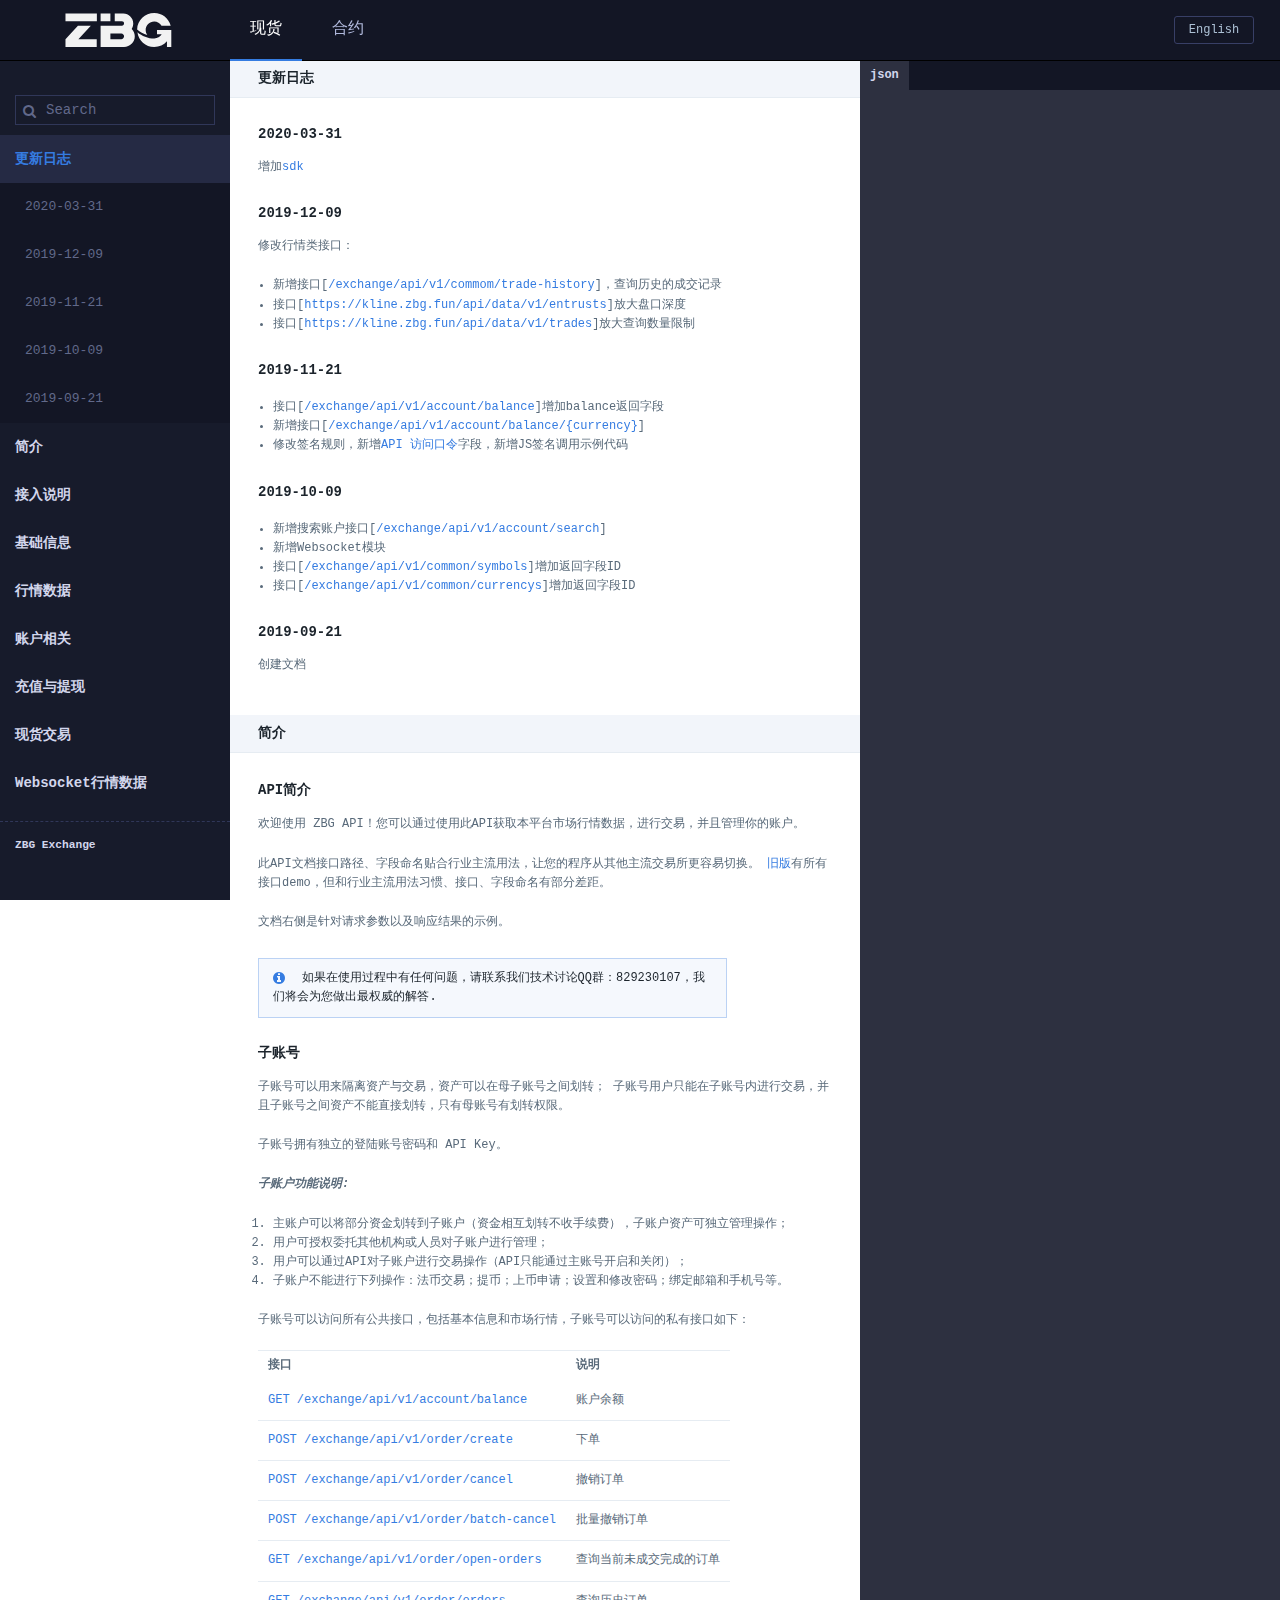
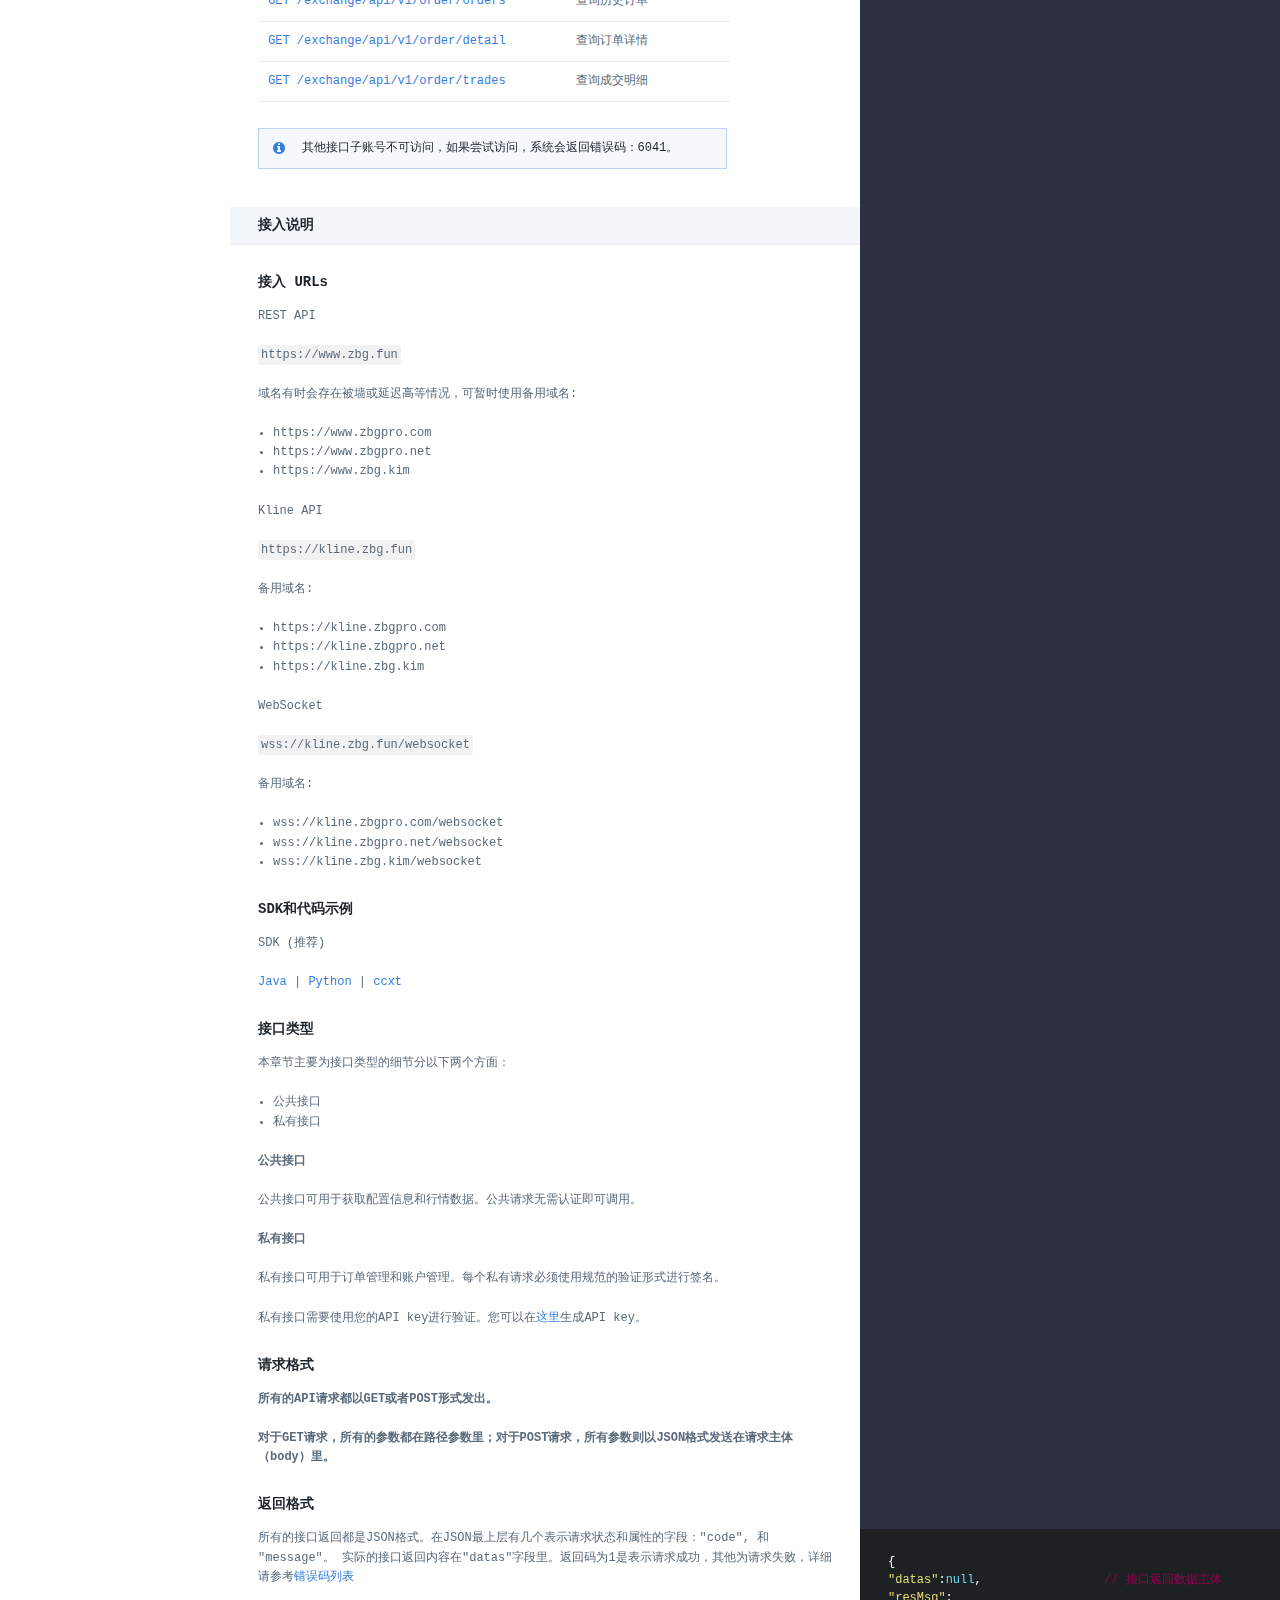
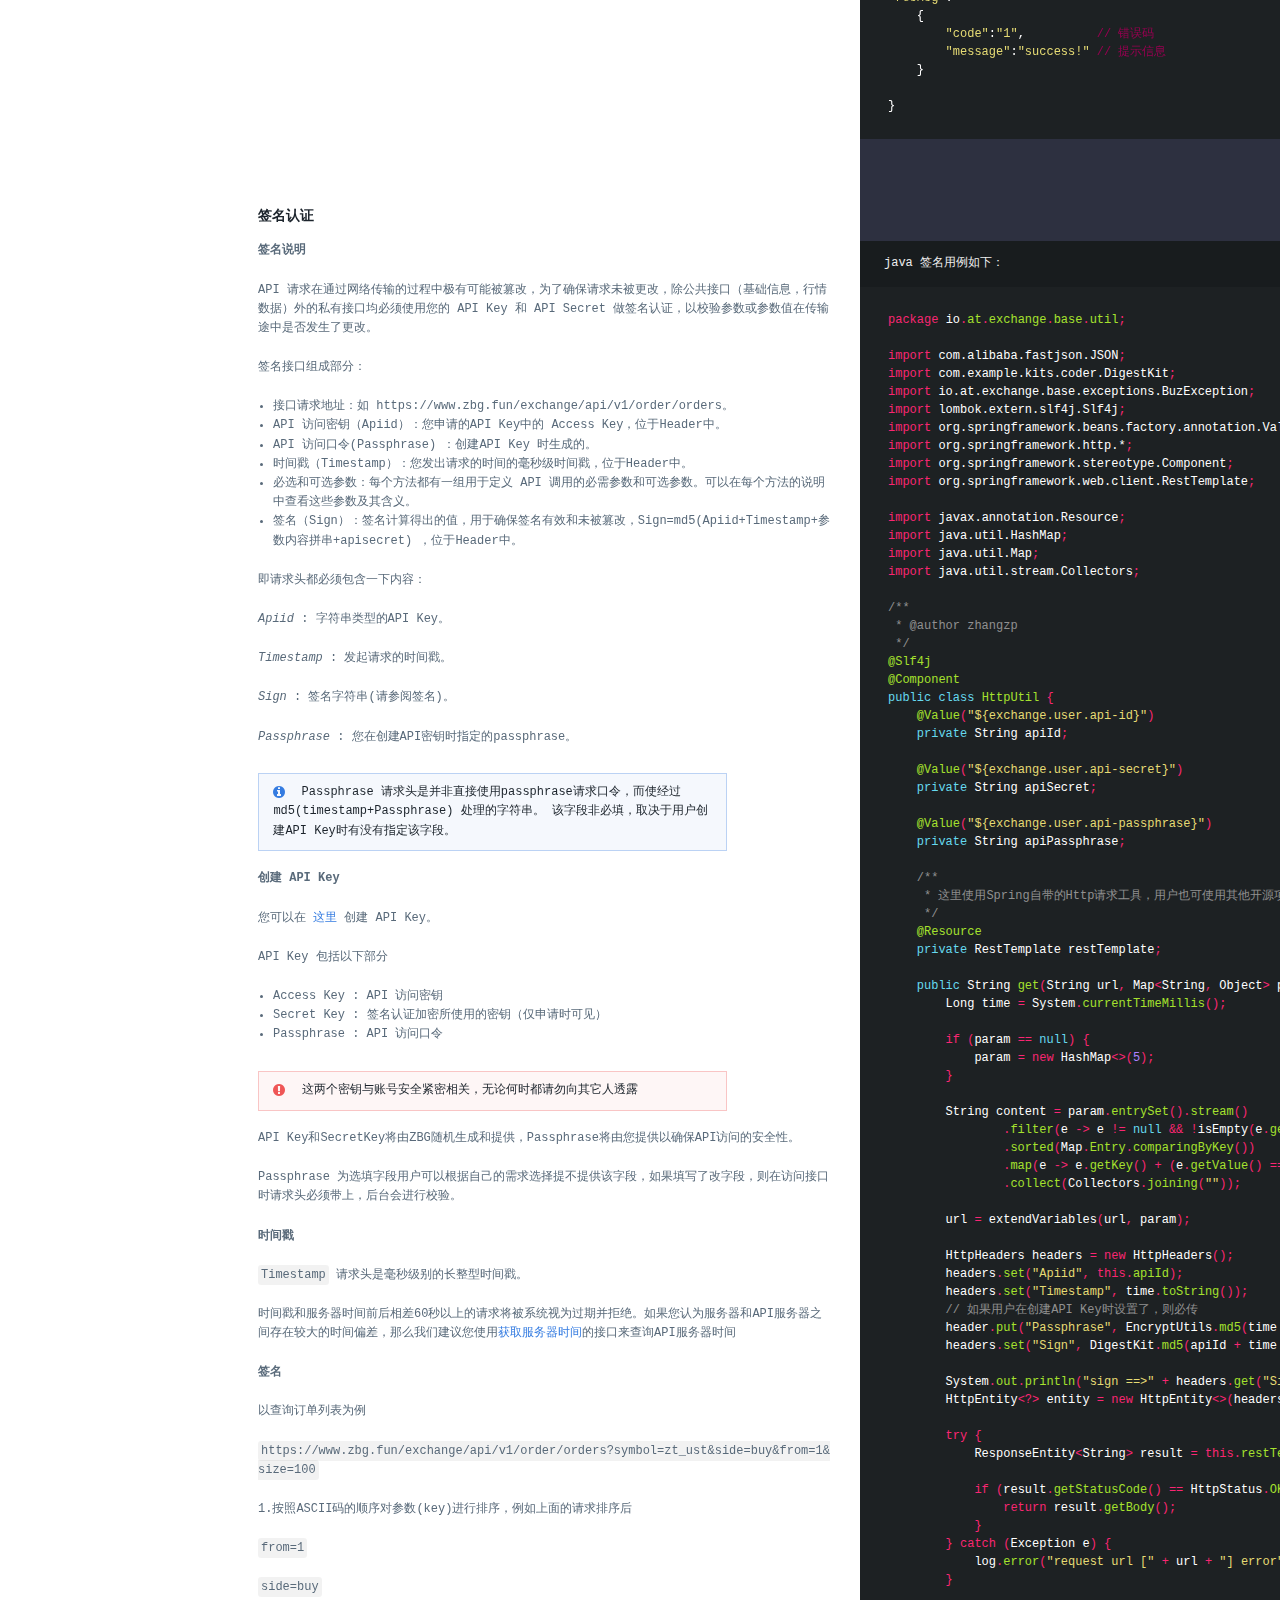
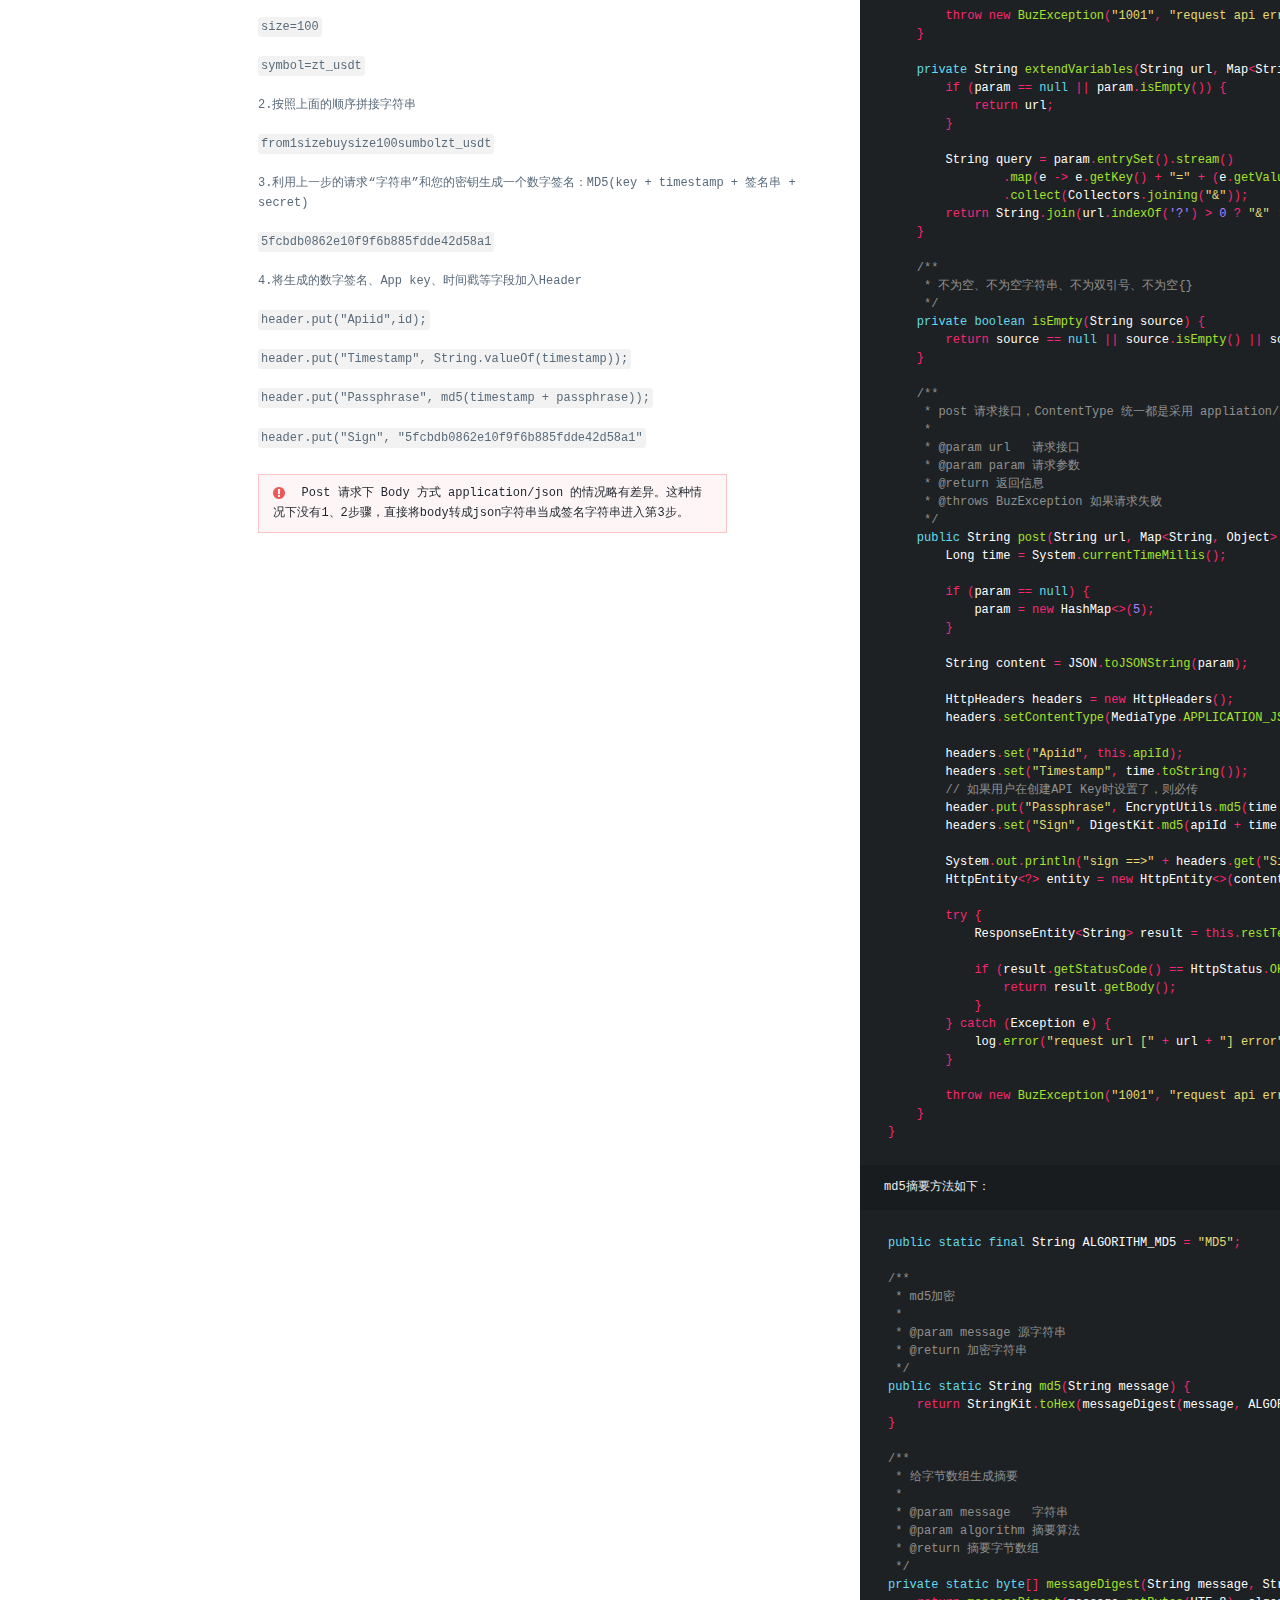
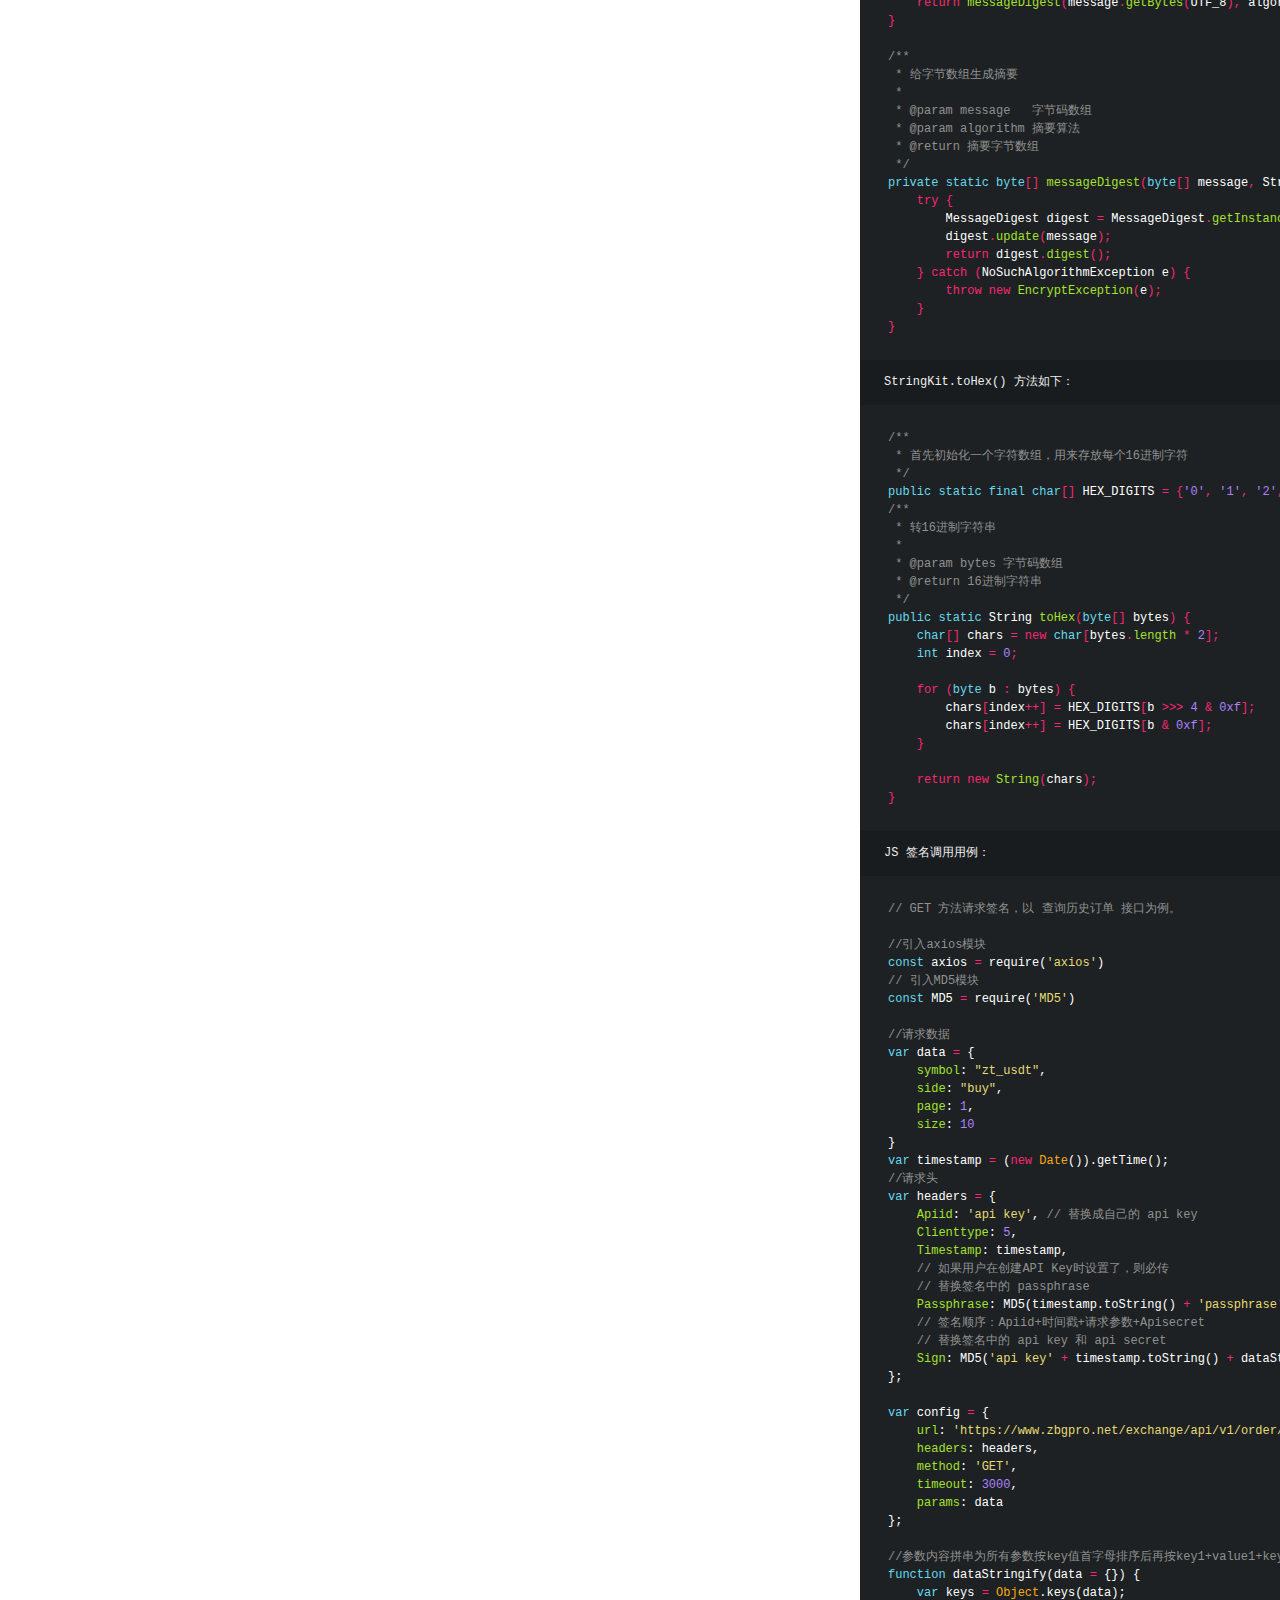
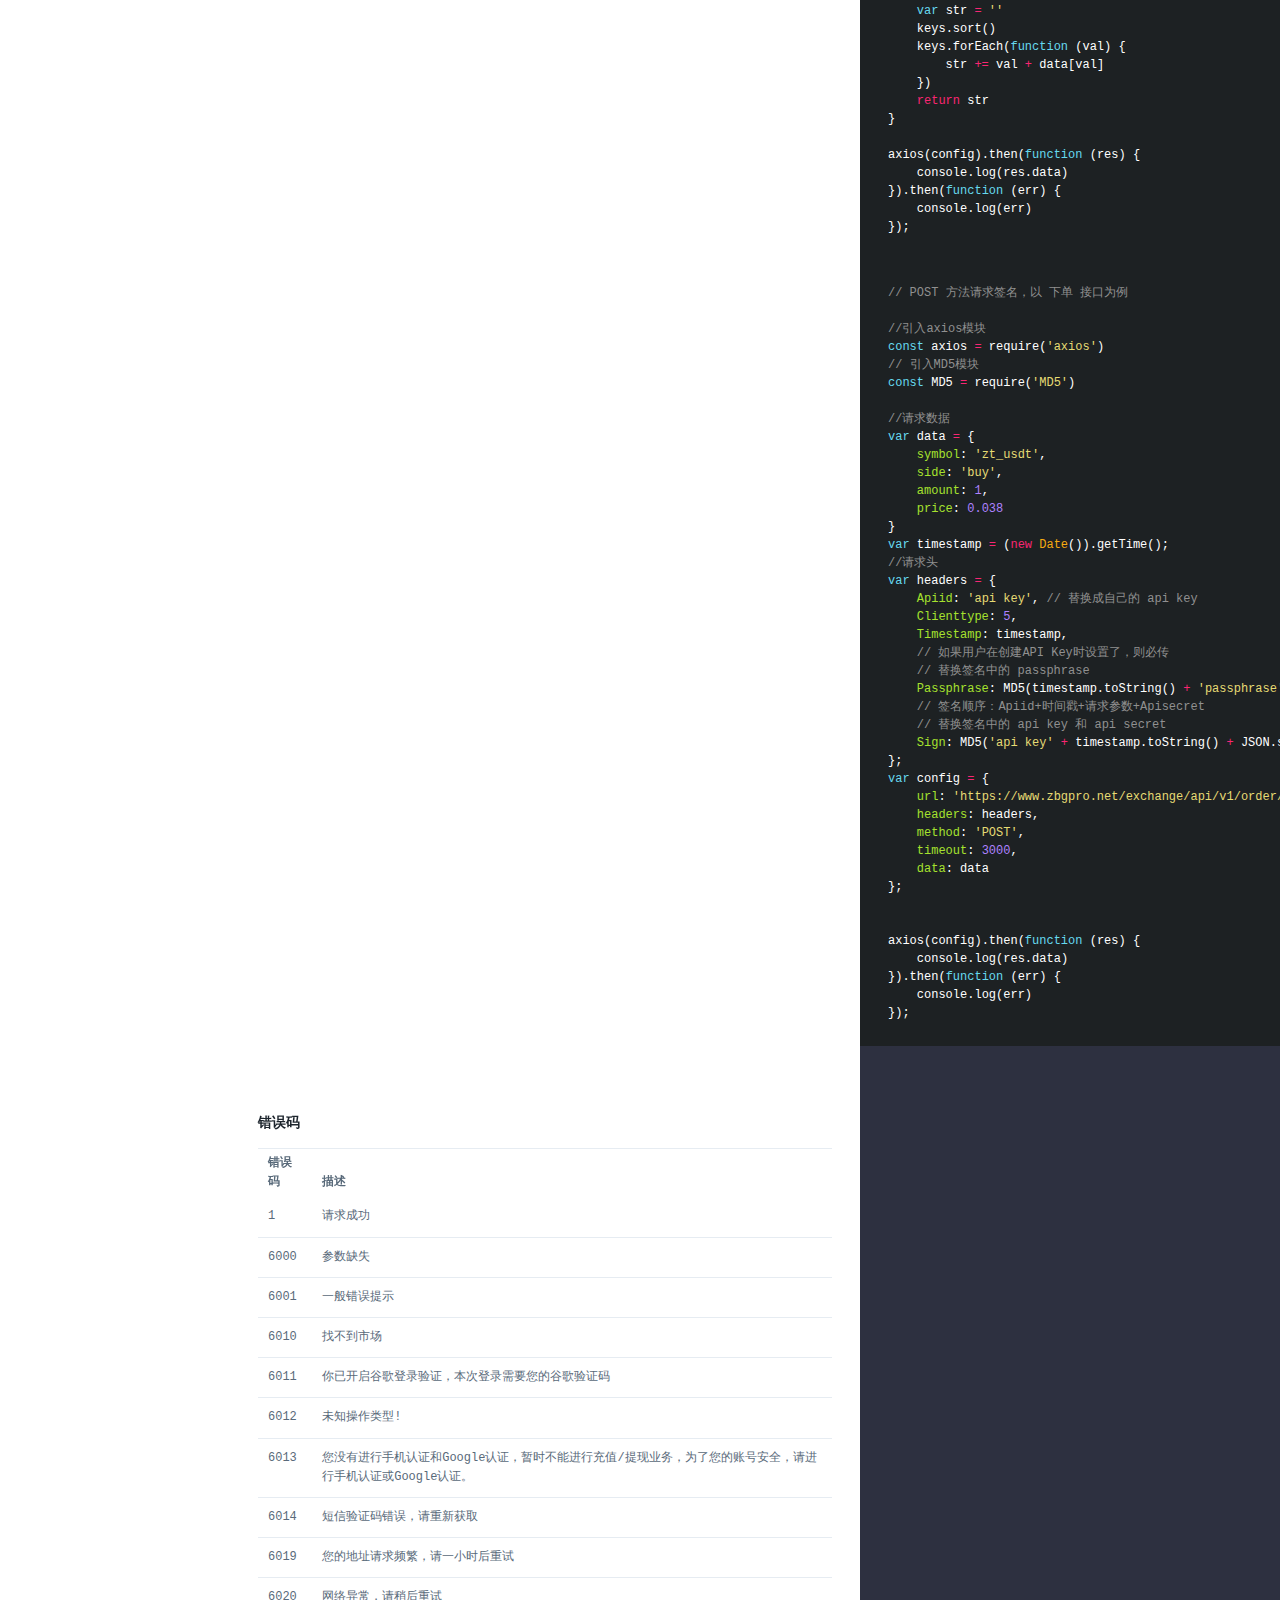
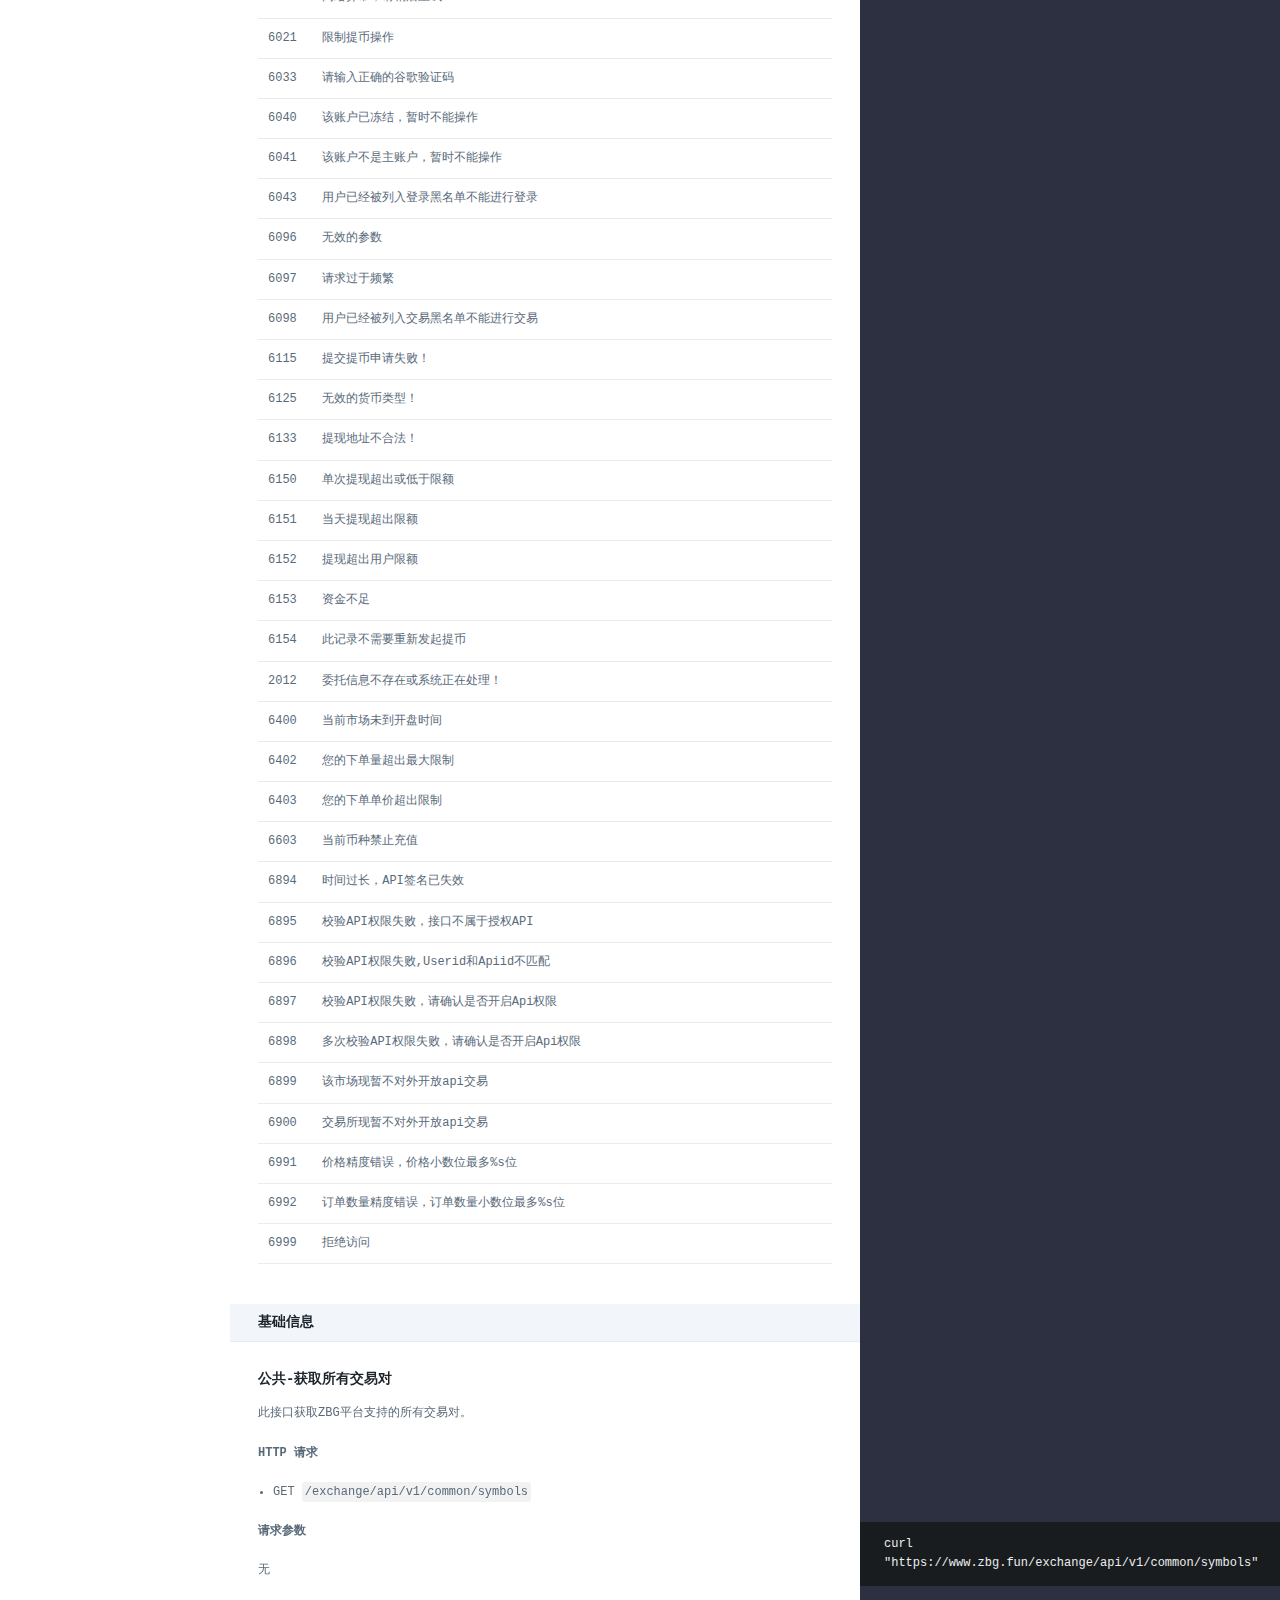
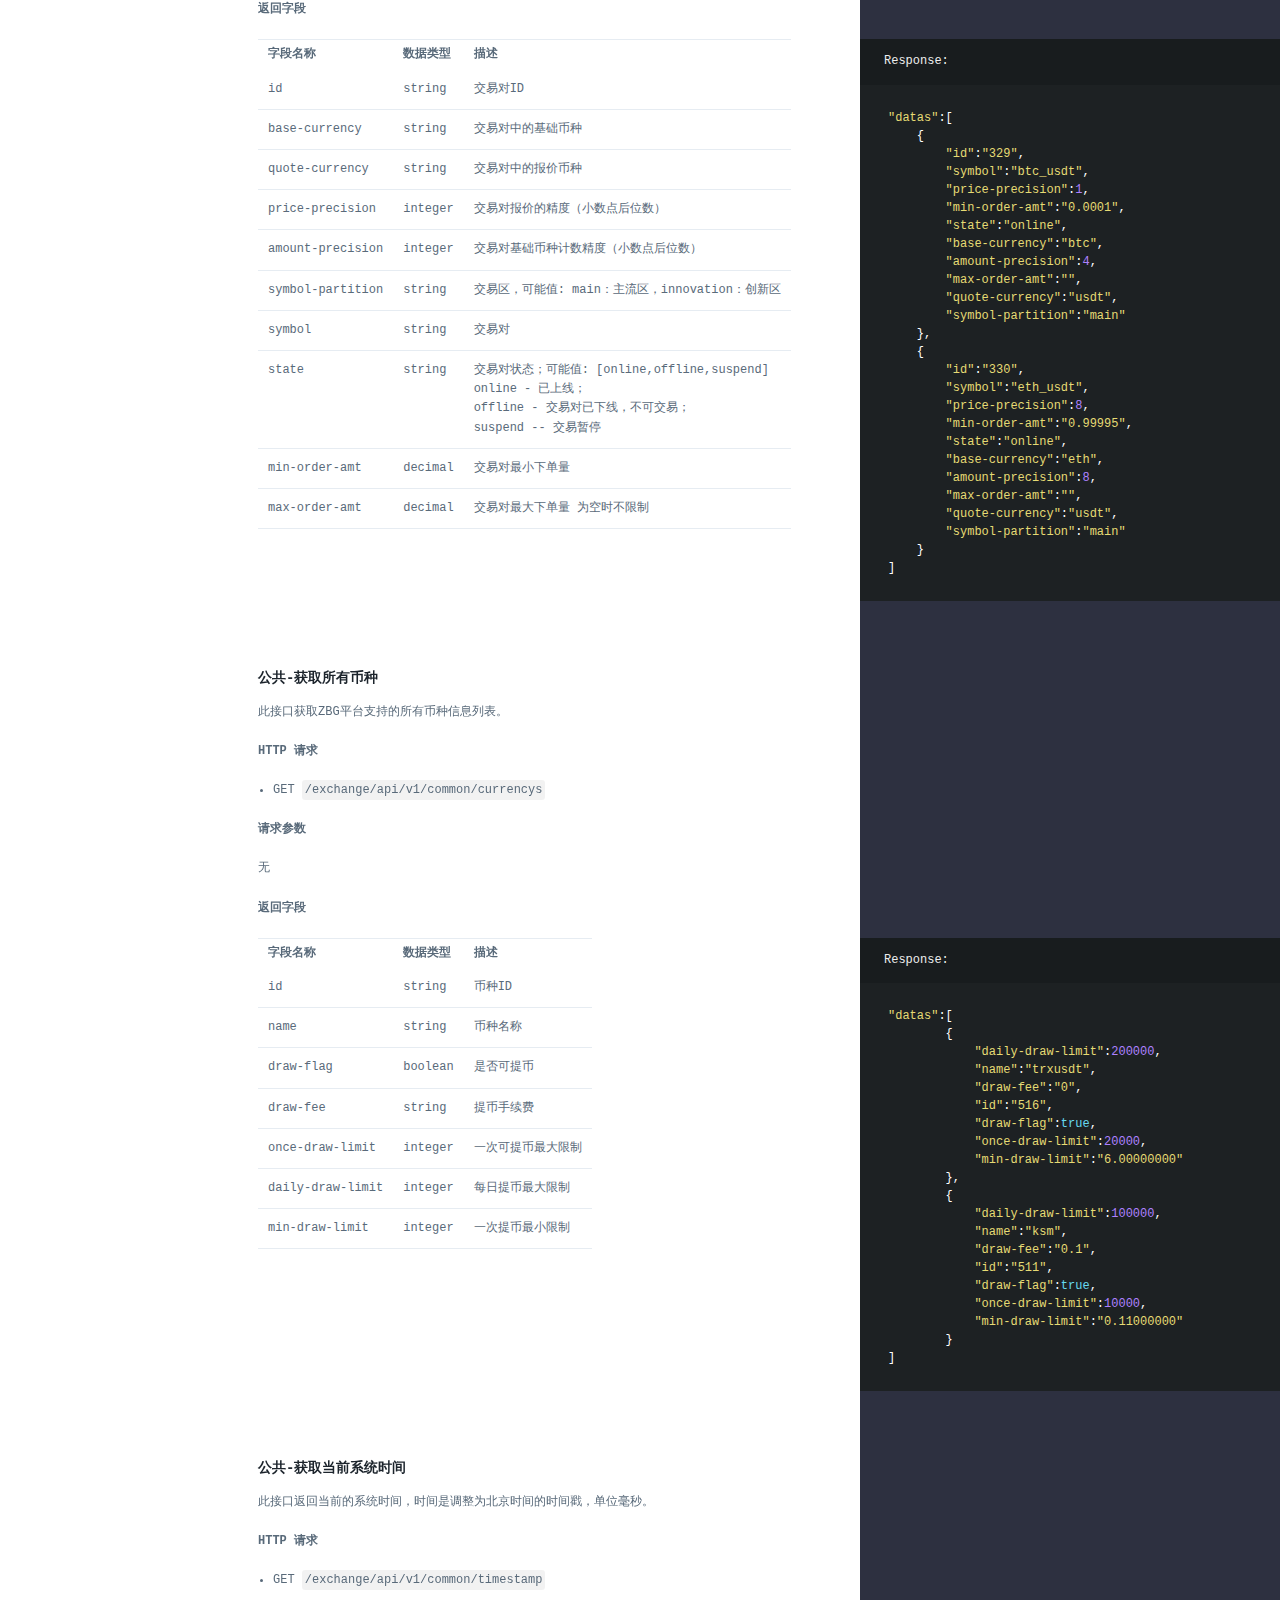
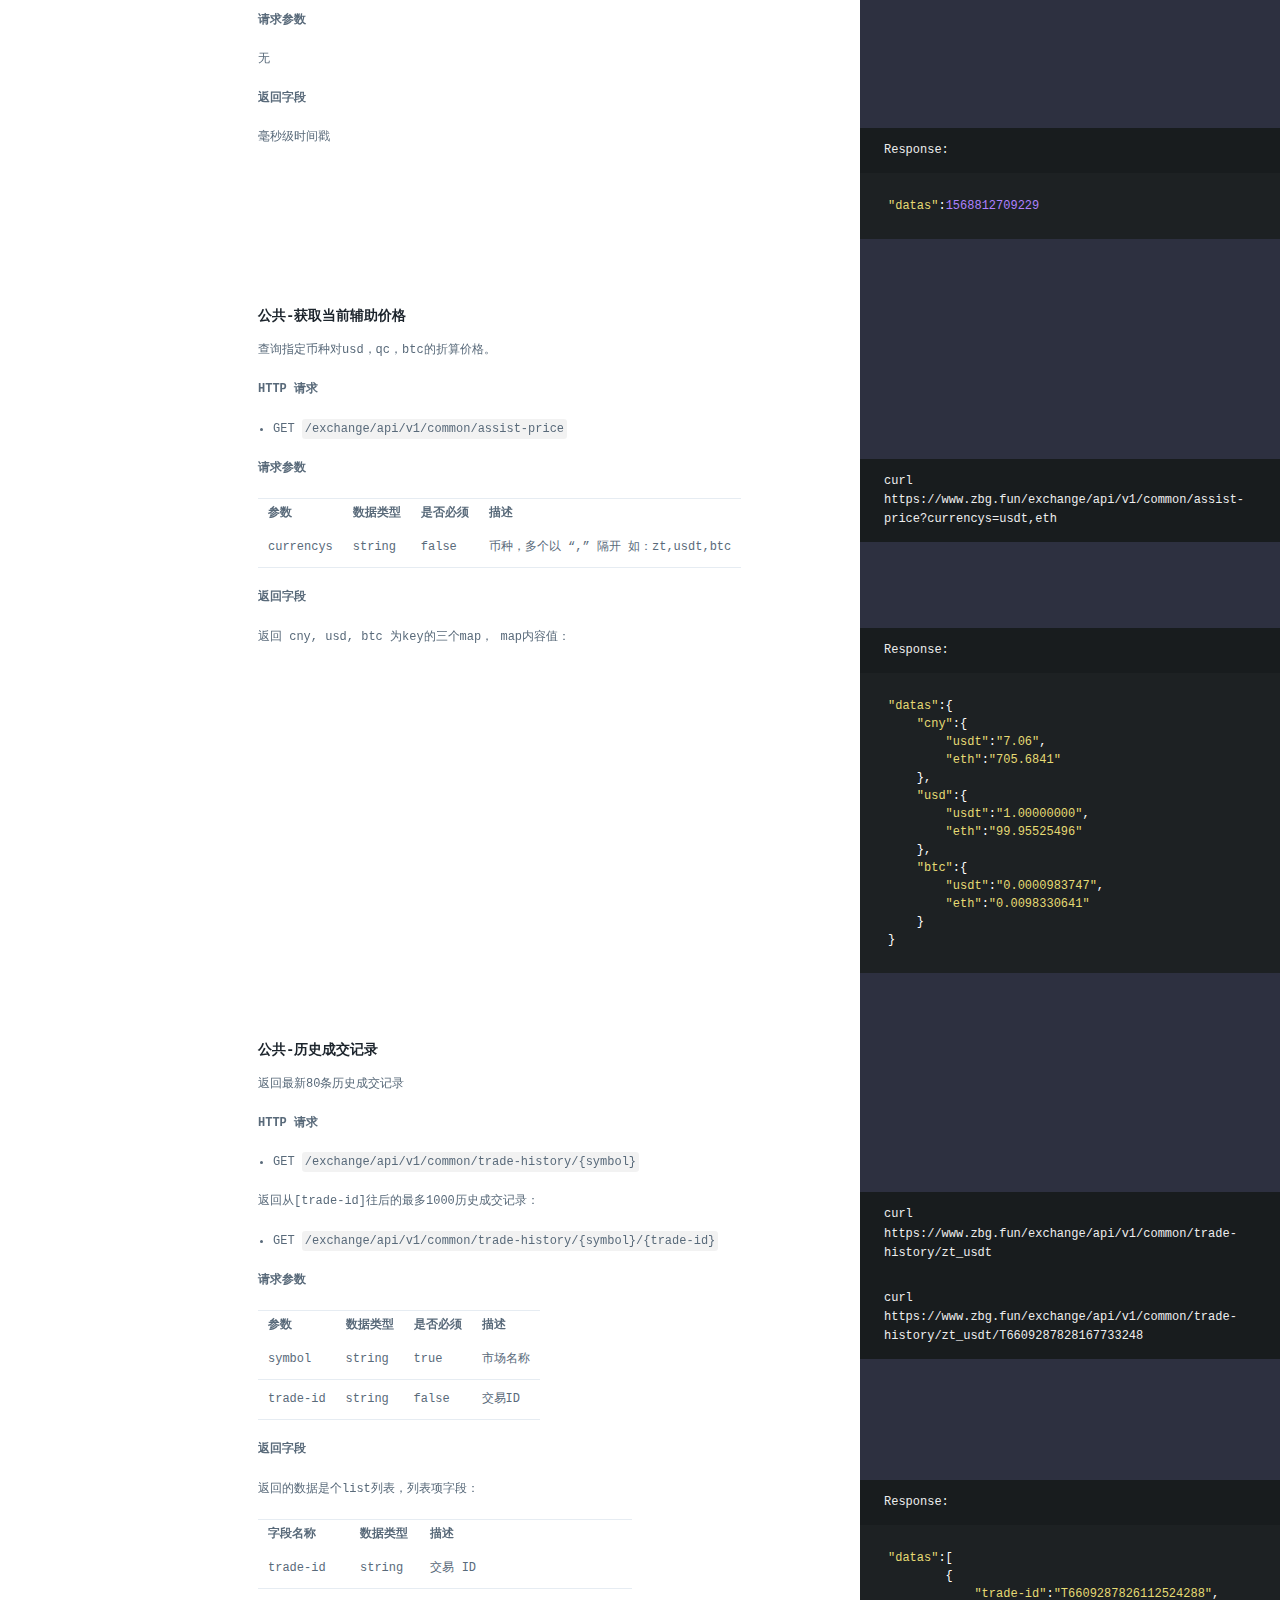
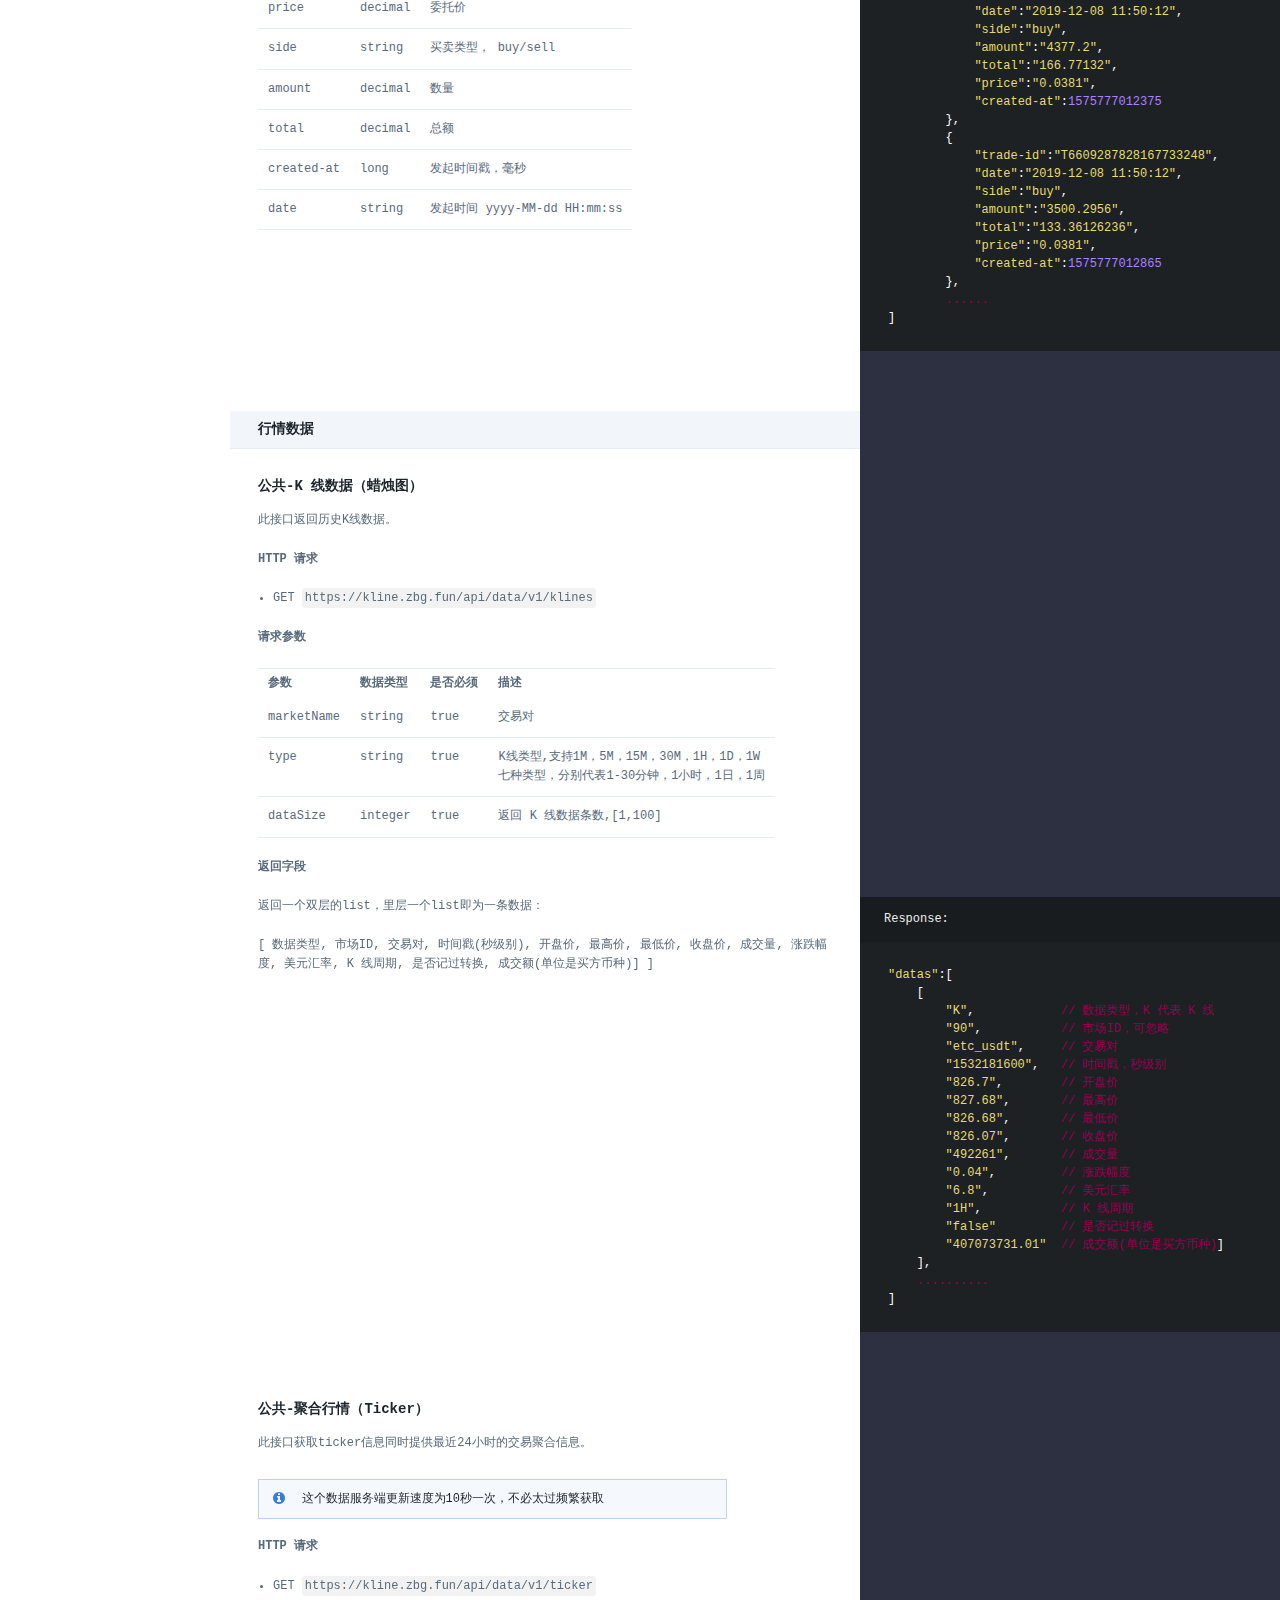
<file: spot/v1/cn/index.html>
<!doctype html>
<html>
  <head>
    <meta charset="utf-8">
    <meta content="IE=edge,chrome=1" http-equiv="X-UA-Compatible">
    <meta name="viewport" content="width=device-width, initial-scale=1, maximum-scale=1">
    <link href="images/favicon.ico" rel="icon" type="image/ico" />
    <title>ZBG API 文档</title>
    <style>
      .highlight table td { padding: 5px; }
.highlight table pre { margin: 0; }
.highlight .gh {
  color: #999999;
}
.highlight .sr {
  color: #f6aa11;
}
.highlight .go {
  color: #888888;
}
.highlight .gp {
  color: #555555;
}
.highlight .gs {
}
.highlight .gu {
  color: #aaaaaa;
}
.highlight .nb {
  color: #f6aa11;
}
.highlight .cm {
  color: #75715e;
}
.highlight .cp {
  color: #75715e;
}
.highlight .c1 {
  color: #75715e;
}
.highlight .cs {
  color: #75715e;
}
.highlight .c, .highlight .cd {
  color: #75715e;
}
.highlight .err {
  color: #960050;
}
.highlight .gr {
  color: #960050;
}
.highlight .gt {
  color: #960050;
}
.highlight .gd {
  color: #49483e;
}
.highlight .gi {
  color: #49483e;
}
.highlight .ge {
  color: #49483e;
}
.highlight .kc {
  color: #66d9ef;
}
.highlight .kd {
  color: #66d9ef;
}
.highlight .kr {
  color: #66d9ef;
}
.highlight .no {
  color: #66d9ef;
}
.highlight .kt {
  color: #66d9ef;
}
.highlight .mf {
  color: #ae81ff;
}
.highlight .mh {
  color: #ae81ff;
}
.highlight .il {
  color: #ae81ff;
}
.highlight .mi {
  color: #ae81ff;
}
.highlight .mo {
  color: #ae81ff;
}
.highlight .m, .highlight .mb, .highlight .mx {
  color: #ae81ff;
}
.highlight .sc {
  color: #ae81ff;
}
.highlight .se {
  color: #ae81ff;
}
.highlight .ss {
  color: #ae81ff;
}
.highlight .sd {
  color: #e6db74;
}
.highlight .s2 {
  color: #e6db74;
}
.highlight .sb {
  color: #e6db74;
}
.highlight .sh {
  color: #e6db74;
}
.highlight .si {
  color: #e6db74;
}
.highlight .sx {
  color: #e6db74;
}
.highlight .s1 {
  color: #e6db74;
}
.highlight .s {
  color: #e6db74;
}
.highlight .na {
  color: #a6e22e;
}
.highlight .nc {
  color: #a6e22e;
}
.highlight .nd {
  color: #a6e22e;
}
.highlight .ne {
  color: #a6e22e;
}
.highlight .nf {
  color: #a6e22e;
}
.highlight .vc {
  color: #ffffff;
}
.highlight .nn {
  color: #ffffff;
}
.highlight .nl {
  color: #ffffff;
}
.highlight .ni {
  color: #ffffff;
}
.highlight .bp {
  color: #ffffff;
}
.highlight .vg {
  color: #ffffff;
}
.highlight .vi {
  color: #ffffff;
}
.highlight .nv {
  color: #ffffff;
}
.highlight .w {
  color: #ffffff;
}
.highlight {
  color: #ffffff;
}
.highlight .n, .highlight .py, .highlight .nx {
  color: #ffffff;
}
.highlight .ow {
  color: #f92672;
}
.highlight .nt {
  color: #f92672;
}
.highlight .k, .highlight .kv {
  color: #f92672;
}
.highlight .kn {
  color: #f92672;
}
.highlight .kp {
  color: #f92672;
}
.highlight .o {
  color: #f92672;
}
    </style>
    <link href="stylesheets/screen.css" rel="stylesheet" media="screen" />
    <link href="stylesheets/print.css" rel="stylesheet" media="print" />
      <script src="javascripts/all.js"></script>
  </head>

  <body class="index" data-languages="[&quot;json&quot;]">
    <a href="#" id="nav-button">
      <span>
        <img src="images/navbar.png" alt="Navbar" />
      </span>
    </a>
    <header>
      <div class="flex_box">
        <img src="images/logo.svg" class="logo" alt="Logo" />
        <div class="nav_box">
          <span class="nav_cell" style="display: none">
            <a href="javascript:;" class="nav_first">v1<i class="icon_nav"></i></a>
            <ul class="nav_ul">
              <li>
                <a href="/docs/spot/v1/en/" id="v1_url">v1</a>
              </li>
              <li>
                <a href="/docs/spot/v2/en/" id="v2_url">v2</a>
              </li>
            </ul>
          </span>
          <span class="nav_cell nav_tab">
            <a href="/docs/spot/v1/en/" id="btn_spot">现货</a>
          </span>
          <span class="nav_cell nav_tab">
            <a href="/docs/future/v1/en/" id="btn_future">合约</a>
          </span>
        </div>
      </div>
      <a href="/docs/spot/v1/cn/" class="lang" id="lang_box">简体中文</a>
    </header>
    <div class="toc-wrapper">
        <div class="lang-selector">
              <a href="#" data-language-name="json">json</a>
        </div>
        <div class="search">
          <input type="text" class="search" id="input-search" placeholder="Search">
        </div>
        <ul class="search-results"></ul>
      <ul id="toc" class="toc-list-h1">
          <li>
            <a href="#185368440e" class="toc-h1 toc-link" data-title="更新日志">更新日志</a>
              <ul class="toc-list-h2">
                  <li>
                    <a href="#2020-03-31" class="toc-h2 toc-link" data-title="2020-03-31">2020-03-31</a>
                  </li>
                  <li>
                    <a href="#2019-12-09" class="toc-h2 toc-link" data-title="2019-12-09">2019-12-09</a>
                  </li>
                  <li>
                    <a href="#2019-11-21" class="toc-h2 toc-link" data-title="2019-11-21">2019-11-21</a>
                  </li>
                  <li>
                    <a href="#2019-10-09" class="toc-h2 toc-link" data-title="2019-10-09">2019-10-09</a>
                  </li>
                  <li>
                    <a href="#2019-09-21" class="toc-h2 toc-link" data-title="2019-09-21">2019-09-21</a>
                  </li>
              </ul>
          </li>
          <li>
            <a href="#5ea2e0cde2" class="toc-h1 toc-link" data-title="简介">简介</a>
              <ul class="toc-list-h2">
                  <li>
                    <a href="#api" class="toc-h2 toc-link" data-title="API简介">API简介</a>
                  </li>
                  <li>
                    <a href="#3f790d28ef" class="toc-h2 toc-link" data-title="子账号">子账号</a>
                  </li>
              </ul>
          </li>
          <li>
            <a href="#2d07d50c97" class="toc-h1 toc-link" data-title="接入说明">接入说明</a>
              <ul class="toc-list-h2">
                  <li>
                    <a href="#urls" class="toc-h2 toc-link" data-title="接入 URLs">接入 URLs</a>
                  </li>
                  <li>
                    <a href="#sdk" class="toc-h2 toc-link" data-title="SDK和代码示例">SDK和代码示例</a>
                  </li>
                  <li>
                    <a href="#5076603a3e" class="toc-h2 toc-link" data-title="接口类型">接口类型</a>
                  </li>
                  <li>
                    <a href="#21d67c3c4c" class="toc-h2 toc-link" data-title="请求格式">请求格式</a>
                  </li>
                  <li>
                    <a href="#dac673286f" class="toc-h2 toc-link" data-title="返回格式">返回格式</a>
                  </li>
                  <li>
                    <a href="#c64cd15fdc" class="toc-h2 toc-link" data-title="签名认证">签名认证</a>
                  </li>
                  <li>
                    <a href="#e08c1d4f9a" class="toc-h2 toc-link" data-title="错误码">错误码</a>
                  </li>
              </ul>
          </li>
          <li>
            <a href="#41654e0268" class="toc-h1 toc-link" data-title="基础信息">基础信息</a>
              <ul class="toc-list-h2">
                  <li>
                    <a href="#3f90dca7eb" class="toc-h2 toc-link" data-title="公共-获取所有交易对">公共-获取所有交易对</a>
                  </li>
                  <li>
                    <a href="#63273c70c8" class="toc-h2 toc-link" data-title="公共-获取所有币种">公共-获取所有币种</a>
                  </li>
                  <li>
                    <a href="#03482df8b5" class="toc-h2 toc-link" data-title="公共-获取当前系统时间">公共-获取当前系统时间</a>
                  </li>
                  <li>
                    <a href="#7384e01d6d" class="toc-h2 toc-link" data-title="公共-获取当前辅助价格">公共-获取当前辅助价格</a>
                  </li>
                  <li>
                    <a href="#534bcb6bde" class="toc-h2 toc-link" data-title="公共-历史成交记录">公共-历史成交记录</a>
                  </li>
              </ul>
          </li>
          <li>
            <a href="#d9d514d202" class="toc-h1 toc-link" data-title="行情数据">行情数据</a>
              <ul class="toc-list-h2">
                  <li>
                    <a href="#k" class="toc-h2 toc-link" data-title="公共-K 线数据（蜡烛图）">公共-K 线数据（蜡烛图）</a>
                  </li>
                  <li>
                    <a href="#ticker" class="toc-h2 toc-link" data-title="公共-聚合行情（Ticker）">公共-聚合行情（Ticker）</a>
                  </li>
                  <li>
                    <a href="#tickers" class="toc-h2 toc-link" data-title="公共-最新聚合行情（Tickers）">公共-最新聚合行情（Tickers）</a>
                  </li>
                  <li>
                    <a href="#060bae00ac" class="toc-h2 toc-link" data-title="公共-市场深度数据">公共-市场深度数据</a>
                  </li>
                  <li>
                    <a href="#e6bf273c4e" class="toc-h2 toc-link" data-title="公共-最近历史成交记录">公共-最近历史成交记录</a>
                  </li>
              </ul>
          </li>
          <li>
            <a href="#2a0d0be224" class="toc-h1 toc-link" data-title="账户相关">账户相关</a>
              <ul class="toc-list-h2">
                  <li>
                    <a href="#bd9157656f" class="toc-h2 toc-link" data-title="账户信息">账户信息</a>
                  </li>
                  <li>
                    <a href="#8c8bae1b31" class="toc-h2 toc-link" data-title="账户搜索">账户搜索</a>
                  </li>
                  <li>
                    <a href="#870c0ab88b" class="toc-h2 toc-link" data-title="账户余额">账户余额</a>
                  </li>
                  <li>
                    <a href="#4a2b79e5d6" class="toc-h2 toc-link" data-title="查询单个币种的账户余额">查询单个币种的账户余额</a>
                  </li>
                  <li>
                    <a href="#48dc4a34e1" class="toc-h2 toc-link" data-title="资产划转（母子账号之间）">资产划转（母子账号之间）</a>
                  </li>
                  <li>
                    <a href="#697ebde2e2" class="toc-h2 toc-link" data-title="子账号余额（汇总）">子账号余额（汇总）</a>
                  </li>
                  <li>
                    <a href="#8d3ce34bd0" class="toc-h2 toc-link" data-title="子账号余额">子账号余额</a>
                  </li>
              </ul>
          </li>
          <li>
            <a href="#4751186201" class="toc-h1 toc-link" data-title="充值与提现">充值与提现</a>
              <ul class="toc-list-h2">
                  <li>
                    <a href="#85e9327073" class="toc-h2 toc-link" data-title="充币地址查询">充币地址查询</a>
                  </li>
                  <li>
                    <a href="#3543ad3c2d" class="toc-h2 toc-link" data-title="充币记录查询">充币记录查询</a>
                  </li>
                  <li>
                    <a href="#f3982ff9a9" class="toc-h2 toc-link" data-title="提币地址查询">提币地址查询</a>
                  </li>
                  <li>
                    <a href="#096be69702" class="toc-h2 toc-link" data-title="提币">提币</a>
                  </li>
                  <li>
                    <a href="#534d29990b" class="toc-h2 toc-link" data-title="取消提币">取消提币</a>
                  </li>
                  <li>
                    <a href="#6c587ed8a8" class="toc-h2 toc-link" data-title="提币记录查询">提币记录查询</a>
                  </li>
              </ul>
          </li>
          <li>
            <a href="#57aa173947" class="toc-h1 toc-link" data-title="现货交易">现货交易</a>
              <ul class="toc-list-h2">
                  <li>
                    <a href="#fd6ce2a756" class="toc-h2 toc-link" data-title="下单">下单</a>
                  </li>
                  <li>
                    <a href="#4e53c0fccd" class="toc-h2 toc-link" data-title="撤销订单">撤销订单</a>
                  </li>
                  <li>
                    <a href="#ad00632ed5" class="toc-h2 toc-link" data-title="批量撤销订单">批量撤销订单</a>
                  </li>
                  <li>
                    <a href="#49333e98d3" class="toc-h2 toc-link" data-title="查询当前未成交完成的订单">查询当前未成交完成的订单</a>
                  </li>
                  <li>
                    <a href="#515c1e61e5" class="toc-h2 toc-link" data-title="查询历史订单">查询历史订单</a>
                  </li>
                  <li>
                    <a href="#92d59b6aad" class="toc-h2 toc-link" data-title="查询订单详情">查询订单详情</a>
                  </li>
                  <li>
                    <a href="#b546ba2cec" class="toc-h2 toc-link" data-title="查询成交明细">查询成交明细</a>
                  </li>
              </ul>
          </li>
          <li>
            <a href="#websocket" class="toc-h1 toc-link" data-title="Websocket行情数据">Websocket行情数据</a>
              <ul class="toc-list-h2">
                  <li>
                    <a href="#5ea2e0cde2-2" class="toc-h2 toc-link" data-title="简介">简介</a>
                  </li>
                  <li>
                    <a href="#k-2" class="toc-h2 toc-link" data-title="K线数据">K线数据</a>
                  </li>
                  <li>
                    <a href="#1529c9267f" class="toc-h2 toc-link" data-title="市场深度">市场深度</a>
                  </li>
                  <li>
                    <a href="#7d44b7792d" class="toc-h2 toc-link" data-title="交易记录">交易记录</a>
                  </li>
                  <li>
                    <a href="#24h" class="toc-h2 toc-link" data-title="市场24H行情数据">市场24H行情数据</a>
                  </li>
                  <li>
                    <a href="#c680da3fc7" class="toc-h2 toc-link" data-title="订单更新">订单更新</a>
                  </li>
              </ul>
          </li>
      </ul>
        <ul class="toc-footer">
            <li><a href="https://www.zbg.fun/" class="createApi">ZBG Exchange</a></li>
        </ul>
    </div>
    <div class="page-wrapper">
      <div class="dark-box"></div>
      <div class="content">
        <h1 id='185368440e'>更新日志</h1><h2 id='2020-03-31'>2020-03-31</h2>
<p>增加<a href="#sdk">sdk</a></p>
<h2 id='2019-12-09'>2019-12-09</h2>
<p>修改行情类接口：</p>

<ul>
<li>新增接口[<a href="#534bcb6bde">/exchange/api/v1/commom/trade-history</a>]，查询历史的成交记录</li>
<li>接口[<a href="#060bae00ac">https://kline.zbg.fun/api/data/v1/entrusts</a>]放大盘口深度</li>
<li>接口[<a href="#e6bf273c4e">https://kline.zbg.fun/api/data/v1/trades</a>]放大查询数量限制</li>
</ul>
<h2 id='2019-11-21'>2019-11-21</h2>
<ul>
<li>接口[<a href="#870c0ab88b">/exchange/api/v1/account/balance</a>]增加balance返回字段</li>
<li>新增接口[<a href="#4a2b79e5d6">/exchange/api/v1/account/balance/{currency}</a>]</li>
<li>修改签名规则，新增<a href="#c64cd15fdc">API 访问口令</a>字段，新增JS签名调用示例代码</li>
</ul>
<h2 id='2019-10-09'>2019-10-09</h2>
<ul>
<li>新增搜索账户接口[<a href="#2a0d0be224">/exchange/api/v1/account/search</a>]</li>
<li>新增Websocket模块</li>
<li>接口[<a href="#3f90dca7eb">/exchange/api/v1/common/symbols</a>]增加返回字段ID</li>
<li>接口[<a href="#63273c70c8">/exchange/api/v1/common/currencys</a>]增加返回字段ID</li>
</ul>
<h2 id='2019-09-21'>2019-09-21</h2>
<p>创建文档</p>
<h1 id='5ea2e0cde2'>简介</h1><h2 id='api'>API简介</h2>
<p>欢迎使用 ZBG API！您可以通过使用此API获取本平台市场行情数据，进行交易，并且管理你的账户。</p>

<p>此API文档接口路径、字段命名贴合行业主流用法，让您的程序从其他主流交易所更容易切换。
<a href="https://www.zbg.fun/help/restApi">旧版</a>有所有接口demo，但和行业主流用法习惯、接口、字段命名有部分差距。</p>

<p>文档右侧是针对请求参数以及响应结果的示例。</p>

<aside class="notice">
如果在使用过程中有任何问题，请联系我们技术讨论QQ群：829230107，我们将会为您做出最权威的解答.
</aside>
<h2 id='3f790d28ef'>子账号</h2>
<p>子账号可以用来隔离资产与交易，资产可以在母子账号之间划转； 子账号用户只能在子账号内进行交易，并且子账号之间资产不能直接划转，只有母账号有划转权限。</p>

<p>子账号拥有独立的登陆账号密码和 API Key。</p>

<p><strong><em>子账户功能说明:</em></strong></p>

<ol>
<li>主账户可以将部分资金划转到子账户（资金相互划转不收手续费），子账户资产可独立管理操作；</li>
<li>用户可授权委托其他机构或人员对子账户进行管理；</li>
<li>用户可以通过API对子账户进行交易操作（API只能通过主账号开启和关闭）；</li>
<li>子账户不能进行下列操作：法币交易；提币；上币申请；设置和修改密码；绑定邮箱和手机号等。</li>
</ol>

<p>子账号可以访问所有公共接口，包括基本信息和市场行情，子账号可以访问的私有接口如下：</p>

<table><thead>
<tr>
<th>接口</th>
<th>说明</th>
</tr>
</thead><tbody>
<tr>
<td><a href="#870c0ab88b">GET  /exchange/api/v1/account/balance</a></td>
<td>账户余额</td>
</tr>
<tr>
<td><a href="#fd6ce2a756">POST /exchange/api/v1/order/create</a></td>
<td>下单</td>
</tr>
<tr>
<td><a href="#4e53c0fccd">POST /exchange/api/v1/order/cancel</a></td>
<td>撤销订单</td>
</tr>
<tr>
<td><a href="#4e53c0fccd">POST /exchange/api/v1/order/batch-cancel</a></td>
<td>批量撤销订单</td>
</tr>
<tr>
<td><a href="#49333e98d3">GET  /exchange/api/v1/order/open-orders</a></td>
<td>查询当前未成交完成的订单</td>
</tr>
<tr>
<td><a href="#515c1e61e5">GET  /exchange/api/v1/order/orders</a></td>
<td>查询历史订单</td>
</tr>
<tr>
<td><a href="#92d59b6aad">GET  /exchange/api/v1/order/detail</a></td>
<td>查询订单详情</td>
</tr>
<tr>
<td><a href="#b546ba2cec">GET  /exchange/api/v1/order/trades</a></td>
<td>查询成交明细</td>
</tr>
</tbody></table>

<aside class="notice">
其他接口子账号不可访问，如果尝试访问，系统会返回错误码：6041。
</aside>
<h1 id='2d07d50c97'>接入说明</h1><h2 id='urls'>接入 URLs</h2>
<p>REST API</p>

<p><code>https://www.zbg.fun</code></p>

<p>域名有时会存在被墙或延迟高等情况，可暂时使用备用域名:</p>

<ul>
<li>https://www.zbgpro.com</li>
<li>https://www.zbgpro.net</li>
<li>https://www.zbg.kim</li>
</ul>

<p>Kline API</p>

<p><code>https://kline.zbg.fun</code></p>

<p>备用域名:</p>

<ul>
<li>https://kline.zbgpro.com</li>
<li>https://kline.zbgpro.net</li>
<li>https://kline.zbg.kim</li>
</ul>

<p>WebSocket </p>

<p><code>wss://kline.zbg.fun/websocket</code></p>

<p>备用域名:</p>

<ul>
<li>wss://kline.zbgpro.com/websocket</li>
<li>wss://kline.zbgpro.net/websocket</li>
<li>wss://kline.zbg.kim/websocket</li>
</ul>
<h2 id='sdk'>SDK和代码示例</h2>
<p>SDK (推荐)</p>

<p><a href="https://github.com/zbgapi/zbg-api-v1-sdk/tree/master/zbg-java-sdk-api">Java</a>
|
<a href="https://github.com/zbgapi/zbg-api-v1-sdk/tree/master/zbg-python-sdk-api">Python</a>
|
<a href="https://github.com/zbgapi/ccxt">ccxt</a></p>
<h2 id='5076603a3e'>接口类型</h2>
<p>本章节主要为接口类型的细节分以下两个方面：</p>

<ul>
<li>公共接口</li>
<li>私有接口</li>
</ul>

<p><strong>公共接口</strong></p>

<p>公共接口可用于获取配置信息和行情数据。公共请求无需认证即可调用。</p>

<p><strong>私有接口</strong></p>

<p>私有接口可用于订单管理和账户管理。每个私有请求必须使用规范的验证形式进行签名。</p>

<p>私有接口需要使用您的API key进行验证。您可以在<a href="https://www.zbg.fun/login?path=https://www.zbg.fun/u/api" class="createApi">这里</a>生成API key。</p>
<h2 id='21d67c3c4c'>请求格式</h2>
<p><strong>所有的API请求都以GET或者POST形式发出。</strong></p>

<p><strong>对于GET请求，所有的参数都在路径参数里；对于POST请求，所有参数则以JSON格式发送在请求主体（body）里。</strong></p>
<h2 id='dac673286f'>返回格式</h2><pre class="highlight json tab-json"><code><span class="p">{</span><span class="w">
</span><span class="s2">"datas"</span><span class="p">:</span><span class="kc">null</span><span class="p">,</span><span class="w">                 </span><span class="err">//</span><span class="w"> </span><span class="err">接口返回数据主体</span><span class="w">
</span><span class="s2">"resMsg"</span><span class="p">:</span><span class="w">
    </span><span class="p">{</span><span class="w">
        </span><span class="s2">"code"</span><span class="p">:</span><span class="s2">"1"</span><span class="p">,</span><span class="w">          </span><span class="err">//</span><span class="w"> </span><span class="err">错误码</span><span class="w">
        </span><span class="s2">"message"</span><span class="p">:</span><span class="s2">"success!"</span><span class="w"> </span><span class="err">//</span><span class="w"> </span><span class="err">提示信息</span><span class="w">
    </span><span class="p">}</span><span class="w">

</span><span class="p">}</span><span class="w">
</span></code></pre>
<p>所有的接口返回都是JSON格式。在JSON最上层有几个表示请求状态和属性的字段：&quot;code&quot;, 和 &quot;message&quot;。 实际的接口返回内容在&quot;datas&quot;字段里。返回码为1是表示请求成功，其他为请求失败，详细请参考<a href="#e08c1d4f9a">错误码列表</a></p>
<h2 id='c64cd15fdc'>签名认证</h2>
<blockquote>
<p>java 签名用例如下：</p>
</blockquote>
<pre class="highlight java tab-java"><code><span class="kn">package</span> <span class="n">io</span><span class="o">.</span><span class="na">at</span><span class="o">.</span><span class="na">exchange</span><span class="o">.</span><span class="na">base</span><span class="o">.</span><span class="na">util</span><span class="o">;</span>

<span class="kn">import</span> <span class="nn">com.alibaba.fastjson.JSON</span><span class="o">;</span>
<span class="kn">import</span> <span class="nn">com.example.kits.coder.DigestKit</span><span class="o">;</span>
<span class="kn">import</span> <span class="nn">io.at.exchange.base.exceptions.BuzException</span><span class="o">;</span>
<span class="kn">import</span> <span class="nn">lombok.extern.slf4j.Slf4j</span><span class="o">;</span>
<span class="kn">import</span> <span class="nn">org.springframework.beans.factory.annotation.Value</span><span class="o">;</span>
<span class="kn">import</span> <span class="nn">org.springframework.http.*</span><span class="o">;</span>
<span class="kn">import</span> <span class="nn">org.springframework.stereotype.Component</span><span class="o">;</span>
<span class="kn">import</span> <span class="nn">org.springframework.web.client.RestTemplate</span><span class="o">;</span>

<span class="kn">import</span> <span class="nn">javax.annotation.Resource</span><span class="o">;</span>
<span class="kn">import</span> <span class="nn">java.util.HashMap</span><span class="o">;</span>
<span class="kn">import</span> <span class="nn">java.util.Map</span><span class="o">;</span>
<span class="kn">import</span> <span class="nn">java.util.stream.Collectors</span><span class="o">;</span>

<span class="cm">/**
 * @author zhangzp
 */</span>
<span class="nd">@Slf4j</span>
<span class="nd">@Component</span>
<span class="kd">public</span> <span class="kd">class</span> <span class="nc">HttpUtil</span> <span class="o">{</span>
    <span class="nd">@Value</span><span class="o">(</span><span class="s">"${exchange.user.api-id}"</span><span class="o">)</span>
    <span class="kd">private</span> <span class="n">String</span> <span class="n">apiId</span><span class="o">;</span>

    <span class="nd">@Value</span><span class="o">(</span><span class="s">"${exchange.user.api-secret}"</span><span class="o">)</span>
    <span class="kd">private</span> <span class="n">String</span> <span class="n">apiSecret</span><span class="o">;</span>

    <span class="nd">@Value</span><span class="o">(</span><span class="s">"${exchange.user.api-passphrase}"</span><span class="o">)</span>
    <span class="kd">private</span> <span class="n">String</span> <span class="n">apiPassphrase</span><span class="o">;</span>

    <span class="cm">/**
     * 这里使用Spring自带的Http请求工具，用户也可使用其他开源项目
     */</span>
    <span class="nd">@Resource</span>
    <span class="kd">private</span> <span class="n">RestTemplate</span> <span class="n">restTemplate</span><span class="o">;</span>

    <span class="kd">public</span> <span class="n">String</span> <span class="nf">get</span><span class="o">(</span><span class="n">String</span> <span class="n">url</span><span class="o">,</span> <span class="n">Map</span><span class="o">&lt;</span><span class="n">String</span><span class="o">,</span> <span class="n">Object</span><span class="o">&gt;</span> <span class="n">param</span><span class="o">)</span> <span class="kd">throws</span> <span class="n">BuzException</span> <span class="o">{</span>
        <span class="n">Long</span> <span class="n">time</span> <span class="o">=</span> <span class="n">System</span><span class="o">.</span><span class="na">currentTimeMillis</span><span class="o">();</span>

        <span class="k">if</span> <span class="o">(</span><span class="n">param</span> <span class="o">==</span> <span class="kc">null</span><span class="o">)</span> <span class="o">{</span>
            <span class="n">param</span> <span class="o">=</span> <span class="k">new</span> <span class="n">HashMap</span><span class="o">&lt;&gt;(</span><span class="mi">5</span><span class="o">);</span>
        <span class="o">}</span>

        <span class="n">String</span> <span class="n">content</span> <span class="o">=</span> <span class="n">param</span><span class="o">.</span><span class="na">entrySet</span><span class="o">().</span><span class="na">stream</span><span class="o">()</span>
                <span class="o">.</span><span class="na">filter</span><span class="o">(</span><span class="n">e</span> <span class="o">-&gt;</span> <span class="n">e</span> <span class="o">!=</span> <span class="kc">null</span> <span class="o">&amp;&amp;</span> <span class="o">!</span><span class="n">isEmpty</span><span class="o">(</span><span class="n">e</span><span class="o">.</span><span class="na">getKey</span><span class="o">()))</span>
                <span class="o">.</span><span class="na">sorted</span><span class="o">(</span><span class="n">Map</span><span class="o">.</span><span class="na">Entry</span><span class="o">.</span><span class="na">comparingByKey</span><span class="o">())</span>
                <span class="o">.</span><span class="na">map</span><span class="o">(</span><span class="n">e</span> <span class="o">-&gt;</span> <span class="n">e</span><span class="o">.</span><span class="na">getKey</span><span class="o">()</span> <span class="o">+</span> <span class="o">(</span><span class="n">e</span><span class="o">.</span><span class="na">getValue</span><span class="o">()</span> <span class="o">==</span> <span class="kc">null</span> <span class="o">?</span> <span class="s">""</span> <span class="o">:</span> <span class="n">e</span><span class="o">.</span><span class="na">getValue</span><span class="o">()))</span>
                <span class="o">.</span><span class="na">collect</span><span class="o">(</span><span class="n">Collectors</span><span class="o">.</span><span class="na">joining</span><span class="o">(</span><span class="s">""</span><span class="o">));</span>

        <span class="n">url</span> <span class="o">=</span> <span class="n">extendVariables</span><span class="o">(</span><span class="n">url</span><span class="o">,</span> <span class="n">param</span><span class="o">);</span>

        <span class="n">HttpHeaders</span> <span class="n">headers</span> <span class="o">=</span> <span class="k">new</span> <span class="n">HttpHeaders</span><span class="o">();</span>
        <span class="n">headers</span><span class="o">.</span><span class="na">set</span><span class="o">(</span><span class="s">"Apiid"</span><span class="o">,</span> <span class="k">this</span><span class="o">.</span><span class="na">apiId</span><span class="o">);</span>
        <span class="n">headers</span><span class="o">.</span><span class="na">set</span><span class="o">(</span><span class="s">"Timestamp"</span><span class="o">,</span> <span class="n">time</span><span class="o">.</span><span class="na">toString</span><span class="o">());</span>
        <span class="c1">// 如果用户在创建API Key时设置了，则必传</span>
        <span class="n">header</span><span class="o">.</span><span class="na">put</span><span class="o">(</span><span class="s">"Passphrase"</span><span class="o">,</span> <span class="n">EncryptUtils</span><span class="o">.</span><span class="na">md5</span><span class="o">(</span><span class="n">time</span> <span class="o">+</span> <span class="n">apiPassphrase</span><span class="o">));</span>
        <span class="n">headers</span><span class="o">.</span><span class="na">set</span><span class="o">(</span><span class="s">"Sign"</span><span class="o">,</span> <span class="n">DigestKit</span><span class="o">.</span><span class="na">md5</span><span class="o">(</span><span class="n">apiId</span> <span class="o">+</span> <span class="n">time</span> <span class="o">+</span> <span class="n">content</span> <span class="o">+</span> <span class="n">apiSecret</span><span class="o">).</span><span class="na">toLowerCase</span><span class="o">());</span>

        <span class="n">System</span><span class="o">.</span><span class="na">out</span><span class="o">.</span><span class="na">println</span><span class="o">(</span><span class="s">"sign ==&gt;"</span> <span class="o">+</span> <span class="n">headers</span><span class="o">.</span><span class="na">get</span><span class="o">(</span><span class="s">"Sign"</span><span class="o">));</span>
        <span class="n">HttpEntity</span><span class="o">&lt;?&gt;</span> <span class="n">entity</span> <span class="o">=</span> <span class="k">new</span> <span class="n">HttpEntity</span><span class="o">&lt;&gt;(</span><span class="n">headers</span><span class="o">);</span>

        <span class="k">try</span> <span class="o">{</span>
            <span class="n">ResponseEntity</span><span class="o">&lt;</span><span class="n">String</span><span class="o">&gt;</span> <span class="n">result</span> <span class="o">=</span> <span class="k">this</span><span class="o">.</span><span class="na">restTemplate</span><span class="o">.</span><span class="na">exchange</span><span class="o">(</span><span class="n">url</span><span class="o">,</span> <span class="n">HttpMethod</span><span class="o">.</span><span class="na">GET</span><span class="o">,</span> <span class="n">entity</span><span class="o">,</span> <span class="n">String</span><span class="o">.</span><span class="na">class</span><span class="o">);</span>

            <span class="k">if</span> <span class="o">(</span><span class="n">result</span><span class="o">.</span><span class="na">getStatusCode</span><span class="o">()</span> <span class="o">==</span> <span class="n">HttpStatus</span><span class="o">.</span><span class="na">OK</span><span class="o">)</span> <span class="o">{</span>
                <span class="k">return</span> <span class="n">result</span><span class="o">.</span><span class="na">getBody</span><span class="o">();</span>
            <span class="o">}</span>
        <span class="o">}</span> <span class="k">catch</span> <span class="o">(</span><span class="n">Exception</span> <span class="n">e</span><span class="o">)</span> <span class="o">{</span>
            <span class="n">log</span><span class="o">.</span><span class="na">error</span><span class="o">(</span><span class="s">"request url ["</span> <span class="o">+</span> <span class="n">url</span> <span class="o">+</span> <span class="s">"] error"</span><span class="o">,</span> <span class="n">e</span><span class="o">);</span>
        <span class="o">}</span>

        <span class="k">throw</span> <span class="k">new</span> <span class="nf">BuzException</span><span class="o">(</span><span class="s">"1001"</span><span class="o">,</span> <span class="s">"request api error"</span><span class="o">);</span>
    <span class="o">}</span>

    <span class="kd">private</span> <span class="n">String</span> <span class="nf">extendVariables</span><span class="o">(</span><span class="n">String</span> <span class="n">url</span><span class="o">,</span> <span class="n">Map</span><span class="o">&lt;</span><span class="n">String</span><span class="o">,</span> <span class="n">Object</span><span class="o">&gt;</span> <span class="n">param</span><span class="o">)</span> <span class="o">{</span>
        <span class="k">if</span> <span class="o">(</span><span class="n">param</span> <span class="o">==</span> <span class="kc">null</span> <span class="o">||</span> <span class="n">param</span><span class="o">.</span><span class="na">isEmpty</span><span class="o">())</span> <span class="o">{</span>
            <span class="k">return</span> <span class="n">url</span><span class="o">;</span>
        <span class="o">}</span>

        <span class="n">String</span> <span class="n">query</span> <span class="o">=</span> <span class="n">param</span><span class="o">.</span><span class="na">entrySet</span><span class="o">().</span><span class="na">stream</span><span class="o">()</span>
                <span class="o">.</span><span class="na">map</span><span class="o">(</span><span class="n">e</span> <span class="o">-&gt;</span> <span class="n">e</span><span class="o">.</span><span class="na">getKey</span><span class="o">()</span> <span class="o">+</span> <span class="s">"="</span> <span class="o">+</span> <span class="o">(</span><span class="n">e</span><span class="o">.</span><span class="na">getValue</span><span class="o">()</span> <span class="o">==</span> <span class="kc">null</span> <span class="o">?</span> <span class="s">""</span> <span class="o">:</span> <span class="n">e</span><span class="o">.</span><span class="na">getValue</span><span class="o">()))</span>
                <span class="o">.</span><span class="na">collect</span><span class="o">(</span><span class="n">Collectors</span><span class="o">.</span><span class="na">joining</span><span class="o">(</span><span class="s">"&amp;"</span><span class="o">));</span>
        <span class="k">return</span> <span class="n">String</span><span class="o">.</span><span class="na">join</span><span class="o">(</span><span class="n">url</span><span class="o">.</span><span class="na">indexOf</span><span class="o">(</span><span class="sc">'?'</span><span class="o">)</span> <span class="o">&gt;</span> <span class="mi">0</span> <span class="o">?</span> <span class="s">"&amp;"</span> <span class="o">:</span> <span class="s">"?"</span><span class="o">,</span> <span class="n">url</span><span class="o">,</span> <span class="n">query</span><span class="o">);</span>
    <span class="o">}</span>

    <span class="cm">/**
     * 不为空、不为空字符串、不为双引号、不为空{}
     */</span>
    <span class="kd">private</span> <span class="kt">boolean</span> <span class="nf">isEmpty</span><span class="o">(</span><span class="n">String</span> <span class="n">source</span><span class="o">)</span> <span class="o">{</span>
        <span class="k">return</span> <span class="n">source</span> <span class="o">==</span> <span class="kc">null</span> <span class="o">||</span> <span class="n">source</span><span class="o">.</span><span class="na">isEmpty</span><span class="o">()</span> <span class="o">||</span> <span class="n">source</span><span class="o">.</span><span class="na">equals</span><span class="o">(</span><span class="s">"\"\""</span><span class="o">)</span> <span class="o">||</span> <span class="n">source</span><span class="o">.</span><span class="na">trim</span><span class="o">().</span><span class="na">equals</span><span class="o">(</span><span class="s">"{}"</span><span class="o">);</span>
    <span class="o">}</span>

    <span class="cm">/**
     * post 请求接口，ContentType 统一都是采用 appliation/json 方式
     *
     * @param url   请求接口
     * @param param 请求参数
     * @return 返回信息
     * @throws BuzException 如果请求失败
     */</span>
    <span class="kd">public</span> <span class="n">String</span> <span class="nf">post</span><span class="o">(</span><span class="n">String</span> <span class="n">url</span><span class="o">,</span> <span class="n">Map</span><span class="o">&lt;</span><span class="n">String</span><span class="o">,</span> <span class="n">Object</span><span class="o">&gt;</span> <span class="n">param</span><span class="o">)</span> <span class="kd">throws</span> <span class="n">BuzException</span> <span class="o">{</span>
        <span class="n">Long</span> <span class="n">time</span> <span class="o">=</span> <span class="n">System</span><span class="o">.</span><span class="na">currentTimeMillis</span><span class="o">();</span>

        <span class="k">if</span> <span class="o">(</span><span class="n">param</span> <span class="o">==</span> <span class="kc">null</span><span class="o">)</span> <span class="o">{</span>
            <span class="n">param</span> <span class="o">=</span> <span class="k">new</span> <span class="n">HashMap</span><span class="o">&lt;&gt;(</span><span class="mi">5</span><span class="o">);</span>
        <span class="o">}</span>

        <span class="n">String</span> <span class="n">content</span> <span class="o">=</span> <span class="n">JSON</span><span class="o">.</span><span class="na">toJSONString</span><span class="o">(</span><span class="n">param</span><span class="o">);</span>

        <span class="n">HttpHeaders</span> <span class="n">headers</span> <span class="o">=</span> <span class="k">new</span> <span class="n">HttpHeaders</span><span class="o">();</span>
        <span class="n">headers</span><span class="o">.</span><span class="na">setContentType</span><span class="o">(</span><span class="n">MediaType</span><span class="o">.</span><span class="na">APPLICATION_JSON</span><span class="o">);</span>

        <span class="n">headers</span><span class="o">.</span><span class="na">set</span><span class="o">(</span><span class="s">"Apiid"</span><span class="o">,</span> <span class="k">this</span><span class="o">.</span><span class="na">apiId</span><span class="o">);</span>
        <span class="n">headers</span><span class="o">.</span><span class="na">set</span><span class="o">(</span><span class="s">"Timestamp"</span><span class="o">,</span> <span class="n">time</span><span class="o">.</span><span class="na">toString</span><span class="o">());</span>
        <span class="c1">// 如果用户在创建API Key时设置了，则必传</span>
        <span class="n">header</span><span class="o">.</span><span class="na">put</span><span class="o">(</span><span class="s">"Passphrase"</span><span class="o">,</span> <span class="n">EncryptUtils</span><span class="o">.</span><span class="na">md5</span><span class="o">(</span><span class="n">time</span> <span class="o">+</span> <span class="n">apiPassphrase</span><span class="o">));</span>
        <span class="n">headers</span><span class="o">.</span><span class="na">set</span><span class="o">(</span><span class="s">"Sign"</span><span class="o">,</span> <span class="n">DigestKit</span><span class="o">.</span><span class="na">md5</span><span class="o">(</span><span class="n">apiId</span> <span class="o">+</span> <span class="n">time</span> <span class="o">+</span> <span class="n">content</span> <span class="o">+</span> <span class="n">apiSecret</span><span class="o">).</span><span class="na">toLowerCase</span><span class="o">());</span>

        <span class="n">System</span><span class="o">.</span><span class="na">out</span><span class="o">.</span><span class="na">println</span><span class="o">(</span><span class="s">"sign ==&gt;"</span> <span class="o">+</span> <span class="n">headers</span><span class="o">.</span><span class="na">get</span><span class="o">(</span><span class="s">"Sign"</span><span class="o">));</span>
        <span class="n">HttpEntity</span><span class="o">&lt;?&gt;</span> <span class="n">entity</span> <span class="o">=</span> <span class="k">new</span> <span class="n">HttpEntity</span><span class="o">&lt;&gt;(</span><span class="n">content</span><span class="o">,</span> <span class="n">headers</span><span class="o">);</span>

        <span class="k">try</span> <span class="o">{</span>
            <span class="n">ResponseEntity</span><span class="o">&lt;</span><span class="n">String</span><span class="o">&gt;</span> <span class="n">result</span> <span class="o">=</span> <span class="k">this</span><span class="o">.</span><span class="na">restTemplate</span><span class="o">.</span><span class="na">exchange</span><span class="o">(</span><span class="n">url</span><span class="o">,</span> <span class="n">HttpMethod</span><span class="o">.</span><span class="na">POST</span><span class="o">,</span> <span class="n">entity</span><span class="o">,</span> <span class="n">String</span><span class="o">.</span><span class="na">class</span><span class="o">);</span>

            <span class="k">if</span> <span class="o">(</span><span class="n">result</span><span class="o">.</span><span class="na">getStatusCode</span><span class="o">()</span> <span class="o">==</span> <span class="n">HttpStatus</span><span class="o">.</span><span class="na">OK</span><span class="o">)</span> <span class="o">{</span>
                <span class="k">return</span> <span class="n">result</span><span class="o">.</span><span class="na">getBody</span><span class="o">();</span>
            <span class="o">}</span>
        <span class="o">}</span> <span class="k">catch</span> <span class="o">(</span><span class="n">Exception</span> <span class="n">e</span><span class="o">)</span> <span class="o">{</span>
            <span class="n">log</span><span class="o">.</span><span class="na">error</span><span class="o">(</span><span class="s">"request url ["</span> <span class="o">+</span> <span class="n">url</span> <span class="o">+</span> <span class="s">"] error"</span><span class="o">,</span> <span class="n">e</span><span class="o">);</span>
        <span class="o">}</span>

        <span class="k">throw</span> <span class="k">new</span> <span class="nf">BuzException</span><span class="o">(</span><span class="s">"1001"</span><span class="o">,</span> <span class="s">"request api error"</span><span class="o">);</span>
    <span class="o">}</span>
<span class="o">}</span>
</code></pre>
<blockquote>
<p>md5摘要方法如下：</p>
</blockquote>
<pre class="highlight java tab-java"><code><span class="kd">public</span> <span class="kd">static</span> <span class="kd">final</span> <span class="n">String</span> <span class="n">ALGORITHM_MD5</span> <span class="o">=</span> <span class="s">"MD5"</span><span class="o">;</span>

<span class="cm">/**
 * md5加密
 *
 * @param message 源字符串
 * @return 加密字符串
 */</span>
<span class="kd">public</span> <span class="kd">static</span> <span class="n">String</span> <span class="nf">md5</span><span class="o">(</span><span class="n">String</span> <span class="n">message</span><span class="o">)</span> <span class="o">{</span>
    <span class="k">return</span> <span class="n">StringKit</span><span class="o">.</span><span class="na">toHex</span><span class="o">(</span><span class="n">messageDigest</span><span class="o">(</span><span class="n">message</span><span class="o">,</span> <span class="n">ALGORITHM_MD5</span><span class="o">));</span>
<span class="o">}</span>

<span class="cm">/**
 * 给字节数组生成摘要
 *
 * @param message   字符串
 * @param algorithm 摘要算法
 * @return 摘要字节数组
 */</span>
<span class="kd">private</span> <span class="kd">static</span> <span class="kt">byte</span><span class="o">[]</span> <span class="nf">messageDigest</span><span class="o">(</span><span class="n">String</span> <span class="n">message</span><span class="o">,</span> <span class="n">String</span> <span class="n">algorithm</span><span class="o">)</span> <span class="o">{</span>
    <span class="k">return</span> <span class="nf">messageDigest</span><span class="o">(</span><span class="n">message</span><span class="o">.</span><span class="na">getBytes</span><span class="o">(</span><span class="n">UTF_8</span><span class="o">),</span> <span class="n">algorithm</span><span class="o">);</span>
<span class="o">}</span>

<span class="cm">/**
 * 给字节数组生成摘要
 *
 * @param message   字节码数组
 * @param algorithm 摘要算法
 * @return 摘要字节数组
 */</span>
<span class="kd">private</span> <span class="kd">static</span> <span class="kt">byte</span><span class="o">[]</span> <span class="nf">messageDigest</span><span class="o">(</span><span class="kt">byte</span><span class="o">[]</span> <span class="n">message</span><span class="o">,</span> <span class="n">String</span> <span class="n">algorithm</span><span class="o">)</span> <span class="o">{</span>
    <span class="k">try</span> <span class="o">{</span>
        <span class="n">MessageDigest</span> <span class="n">digest</span> <span class="o">=</span> <span class="n">MessageDigest</span><span class="o">.</span><span class="na">getInstance</span><span class="o">(</span><span class="n">algorithm</span><span class="o">);</span>
        <span class="n">digest</span><span class="o">.</span><span class="na">update</span><span class="o">(</span><span class="n">message</span><span class="o">);</span>
        <span class="k">return</span> <span class="n">digest</span><span class="o">.</span><span class="na">digest</span><span class="o">();</span>
    <span class="o">}</span> <span class="k">catch</span> <span class="o">(</span><span class="n">NoSuchAlgorithmException</span> <span class="n">e</span><span class="o">)</span> <span class="o">{</span>
        <span class="k">throw</span> <span class="k">new</span> <span class="nf">EncryptException</span><span class="o">(</span><span class="n">e</span><span class="o">);</span>
    <span class="o">}</span>
<span class="o">}</span>
</code></pre>
<blockquote>
<p>StringKit.toHex() 方法如下：</p>
</blockquote>
<pre class="highlight java tab-java"><code><span class="cm">/**
 * 首先初始化一个字符数组，用来存放每个16进制字符
 */</span>
<span class="kd">public</span> <span class="kd">static</span> <span class="kd">final</span> <span class="kt">char</span><span class="o">[]</span> <span class="n">HEX_DIGITS</span> <span class="o">=</span> <span class="o">{</span><span class="sc">'0'</span><span class="o">,</span> <span class="sc">'1'</span><span class="o">,</span> <span class="sc">'2'</span><span class="o">,</span> <span class="sc">'3'</span><span class="o">,</span> <span class="sc">'4'</span><span class="o">,</span> <span class="sc">'5'</span><span class="o">,</span> <span class="sc">'6'</span><span class="o">,</span> <span class="sc">'7'</span><span class="o">,</span> <span class="sc">'8'</span><span class="o">,</span> <span class="sc">'9'</span><span class="o">,</span> <span class="sc">'A'</span><span class="o">,</span> <span class="sc">'B'</span><span class="o">,</span> <span class="sc">'C'</span><span class="o">,</span> <span class="sc">'D'</span><span class="o">,</span> <span class="sc">'E'</span><span class="o">,</span> <span class="sc">'F'</span><span class="o">};</span>
<span class="cm">/**
 * 转16进制字符串
 *
 * @param bytes 字节码数组
 * @return 16进制字符串
 */</span>
<span class="kd">public</span> <span class="kd">static</span> <span class="n">String</span> <span class="nf">toHex</span><span class="o">(</span><span class="kt">byte</span><span class="o">[]</span> <span class="n">bytes</span><span class="o">)</span> <span class="o">{</span>
    <span class="kt">char</span><span class="o">[]</span> <span class="n">chars</span> <span class="o">=</span> <span class="k">new</span> <span class="kt">char</span><span class="o">[</span><span class="n">bytes</span><span class="o">.</span><span class="na">length</span> <span class="o">*</span> <span class="mi">2</span><span class="o">];</span>
    <span class="kt">int</span> <span class="n">index</span> <span class="o">=</span> <span class="mi">0</span><span class="o">;</span>

    <span class="k">for</span> <span class="o">(</span><span class="kt">byte</span> <span class="n">b</span> <span class="o">:</span> <span class="n">bytes</span><span class="o">)</span> <span class="o">{</span>
        <span class="n">chars</span><span class="o">[</span><span class="n">index</span><span class="o">++]</span> <span class="o">=</span> <span class="n">HEX_DIGITS</span><span class="o">[</span><span class="n">b</span> <span class="o">&gt;&gt;&gt;</span> <span class="mi">4</span> <span class="o">&amp;</span> <span class="mh">0xf</span><span class="o">];</span>
        <span class="n">chars</span><span class="o">[</span><span class="n">index</span><span class="o">++]</span> <span class="o">=</span> <span class="n">HEX_DIGITS</span><span class="o">[</span><span class="n">b</span> <span class="o">&amp;</span> <span class="mh">0xf</span><span class="o">];</span>
    <span class="o">}</span>

    <span class="k">return</span> <span class="k">new</span> <span class="nf">String</span><span class="o">(</span><span class="n">chars</span><span class="o">);</span>
<span class="o">}</span>
</code></pre>
<blockquote>
<p>JS 签名调用用例：</p>
</blockquote>
<pre class="highlight javascript"><code><span class="c1">// GET 方法请求签名，以 查询历史订单 接口为例。</span>

<span class="c1">//引入axios模块</span>
<span class="kr">const</span> <span class="nx">axios</span> <span class="o">=</span> <span class="nx">require</span><span class="p">(</span><span class="s1">'axios'</span><span class="p">)</span>
<span class="c1">// 引入MD5模块</span>
<span class="kr">const</span> <span class="nx">MD5</span> <span class="o">=</span> <span class="nx">require</span><span class="p">(</span><span class="s1">'MD5'</span><span class="p">)</span>

<span class="c1">//请求数据</span>
<span class="kd">var</span> <span class="nx">data</span> <span class="o">=</span> <span class="p">{</span>
    <span class="na">symbol</span><span class="p">:</span> <span class="s2">"zt_usdt"</span><span class="p">,</span>
    <span class="na">side</span><span class="p">:</span> <span class="s2">"buy"</span><span class="p">,</span>
    <span class="na">page</span><span class="p">:</span> <span class="mi">1</span><span class="p">,</span>
    <span class="na">size</span><span class="p">:</span> <span class="mi">10</span>
<span class="p">}</span>
<span class="kd">var</span> <span class="nx">timestamp</span> <span class="o">=</span> <span class="p">(</span><span class="k">new</span> <span class="nb">Date</span><span class="p">()).</span><span class="nx">getTime</span><span class="p">();</span>
<span class="c1">//请求头</span>
<span class="kd">var</span> <span class="nx">headers</span> <span class="o">=</span> <span class="p">{</span>
    <span class="na">Apiid</span><span class="p">:</span> <span class="s1">'api key'</span><span class="p">,</span> <span class="c1">// 替换成自己的 api key</span>
    <span class="na">Clienttype</span><span class="p">:</span> <span class="mi">5</span><span class="p">,</span>
    <span class="na">Timestamp</span><span class="p">:</span> <span class="nx">timestamp</span><span class="p">,</span>
    <span class="c1">// 如果用户在创建API Key时设置了，则必传</span>
    <span class="c1">// 替换签名中的 passphrase</span>
    <span class="na">Passphrase</span><span class="p">:</span> <span class="nx">MD5</span><span class="p">(</span><span class="nx">timestamp</span><span class="p">.</span><span class="nx">toString</span><span class="p">()</span> <span class="o">+</span> <span class="s1">'passphrase'</span><span class="p">)</span>
    <span class="c1">// 签名顺序：Apiid+时间戳+请求参数+Apisecret</span>
    <span class="c1">// 替换签名中的 api key 和 api secret</span>
    <span class="na">Sign</span><span class="p">:</span> <span class="nx">MD5</span><span class="p">(</span><span class="s1">'api key'</span> <span class="o">+</span> <span class="nx">timestamp</span><span class="p">.</span><span class="nx">toString</span><span class="p">()</span> <span class="o">+</span> <span class="nx">dataStringify</span><span class="p">(</span><span class="nx">data</span><span class="p">)</span> <span class="o">+</span> <span class="s1">'api secret'</span><span class="p">)</span>
<span class="p">};</span>

<span class="kd">var</span> <span class="nx">config</span> <span class="o">=</span> <span class="p">{</span>
    <span class="na">url</span><span class="p">:</span> <span class="s1">'https://www.zbgpro.net/exchange/api/v1/order/orders'</span><span class="p">,</span>
    <span class="na">headers</span><span class="p">:</span> <span class="nx">headers</span><span class="p">,</span>
    <span class="na">method</span><span class="p">:</span> <span class="s1">'GET'</span><span class="p">,</span>
    <span class="na">timeout</span><span class="p">:</span> <span class="mi">3000</span><span class="p">,</span>
    <span class="na">params</span><span class="p">:</span> <span class="nx">data</span>
<span class="p">};</span>

<span class="c1">//参数内容拼串为所有参数按key值首字母排序后再按key1+value1+key2+value2...的形式拼串</span>
<span class="kd">function</span> <span class="nx">dataStringify</span><span class="p">(</span><span class="nx">data</span> <span class="o">=</span> <span class="p">{})</span> <span class="p">{</span>
    <span class="kd">var</span> <span class="nx">keys</span> <span class="o">=</span> <span class="nb">Object</span><span class="p">.</span><span class="nx">keys</span><span class="p">(</span><span class="nx">data</span><span class="p">);</span>
    <span class="kd">var</span> <span class="nx">str</span> <span class="o">=</span> <span class="s1">''</span>
    <span class="nx">keys</span><span class="p">.</span><span class="nx">sort</span><span class="p">()</span>
    <span class="nx">keys</span><span class="p">.</span><span class="nx">forEach</span><span class="p">(</span><span class="kd">function</span> <span class="p">(</span><span class="nx">val</span><span class="p">)</span> <span class="p">{</span>
        <span class="nx">str</span> <span class="o">+=</span> <span class="nx">val</span> <span class="o">+</span> <span class="nx">data</span><span class="p">[</span><span class="nx">val</span><span class="p">]</span>
    <span class="p">})</span>
    <span class="k">return</span> <span class="nx">str</span>
<span class="p">}</span>

<span class="nx">axios</span><span class="p">(</span><span class="nx">config</span><span class="p">).</span><span class="nx">then</span><span class="p">(</span><span class="kd">function</span> <span class="p">(</span><span class="nx">res</span><span class="p">)</span> <span class="p">{</span>
    <span class="nx">console</span><span class="p">.</span><span class="nx">log</span><span class="p">(</span><span class="nx">res</span><span class="p">.</span><span class="nx">data</span><span class="p">)</span>
<span class="p">}).</span><span class="nx">then</span><span class="p">(</span><span class="kd">function</span> <span class="p">(</span><span class="nx">err</span><span class="p">)</span> <span class="p">{</span>
    <span class="nx">console</span><span class="p">.</span><span class="nx">log</span><span class="p">(</span><span class="nx">err</span><span class="p">)</span>
<span class="p">});</span>
</code></pre><pre class="highlight javascript"><code><span class="c1">// POST 方法请求签名，以 下单 接口为例</span>

<span class="c1">//引入axios模块</span>
<span class="kr">const</span> <span class="nx">axios</span> <span class="o">=</span> <span class="nx">require</span><span class="p">(</span><span class="s1">'axios'</span><span class="p">)</span>
<span class="c1">// 引入MD5模块</span>
<span class="kr">const</span> <span class="nx">MD5</span> <span class="o">=</span> <span class="nx">require</span><span class="p">(</span><span class="s1">'MD5'</span><span class="p">)</span>

<span class="c1">//请求数据</span>
<span class="kd">var</span> <span class="nx">data</span> <span class="o">=</span> <span class="p">{</span>
    <span class="na">symbol</span><span class="p">:</span> <span class="s1">'zt_usdt'</span><span class="p">,</span>
    <span class="na">side</span><span class="p">:</span> <span class="s1">'buy'</span><span class="p">,</span>
    <span class="na">amount</span><span class="p">:</span> <span class="mi">1</span><span class="p">,</span>
    <span class="na">price</span><span class="p">:</span> <span class="mf">0.038</span>
<span class="p">}</span>
<span class="kd">var</span> <span class="nx">timestamp</span> <span class="o">=</span> <span class="p">(</span><span class="k">new</span> <span class="nb">Date</span><span class="p">()).</span><span class="nx">getTime</span><span class="p">();</span>
<span class="c1">//请求头</span>
<span class="kd">var</span> <span class="nx">headers</span> <span class="o">=</span> <span class="p">{</span>
    <span class="na">Apiid</span><span class="p">:</span> <span class="s1">'api key'</span><span class="p">,</span> <span class="c1">// 替换成自己的 api key</span>
    <span class="na">Clienttype</span><span class="p">:</span> <span class="mi">5</span><span class="p">,</span>
    <span class="na">Timestamp</span><span class="p">:</span> <span class="nx">timestamp</span><span class="p">,</span>
    <span class="c1">// 如果用户在创建API Key时设置了，则必传</span>
    <span class="c1">// 替换签名中的 passphrase</span>
    <span class="na">Passphrase</span><span class="p">:</span> <span class="nx">MD5</span><span class="p">(</span><span class="nx">timestamp</span><span class="p">.</span><span class="nx">toString</span><span class="p">()</span> <span class="o">+</span> <span class="s1">'passphrase'</span><span class="p">)</span>
    <span class="c1">// 签名顺序：Apiid+时间戳+请求参数+Apisecret</span>
    <span class="c1">// 替换签名中的 api key 和 api secret</span>
    <span class="na">Sign</span><span class="p">:</span> <span class="nx">MD5</span><span class="p">(</span><span class="s1">'api key'</span> <span class="o">+</span> <span class="nx">timestamp</span><span class="p">.</span><span class="nx">toString</span><span class="p">()</span> <span class="o">+</span> <span class="nx">JSON</span><span class="p">.</span><span class="nx">stringify</span><span class="p">(</span><span class="nx">data</span><span class="p">)</span> <span class="o">+</span> <span class="s1">'api secret'</span><span class="p">)</span>
<span class="p">};</span>
<span class="kd">var</span> <span class="nx">config</span> <span class="o">=</span> <span class="p">{</span>
    <span class="na">url</span><span class="p">:</span> <span class="s1">'https://www.zbgpro.net/exchange/api/v1/order/create'</span><span class="p">,</span>
    <span class="na">headers</span><span class="p">:</span> <span class="nx">headers</span><span class="p">,</span>
    <span class="na">method</span><span class="p">:</span> <span class="s1">'POST'</span><span class="p">,</span>
    <span class="na">timeout</span><span class="p">:</span> <span class="mi">3000</span><span class="p">,</span>
    <span class="na">data</span><span class="p">:</span> <span class="nx">data</span>
<span class="p">};</span>


<span class="nx">axios</span><span class="p">(</span><span class="nx">config</span><span class="p">).</span><span class="nx">then</span><span class="p">(</span><span class="kd">function</span> <span class="p">(</span><span class="nx">res</span><span class="p">)</span> <span class="p">{</span>
    <span class="nx">console</span><span class="p">.</span><span class="nx">log</span><span class="p">(</span><span class="nx">res</span><span class="p">.</span><span class="nx">data</span><span class="p">)</span>
<span class="p">}).</span><span class="nx">then</span><span class="p">(</span><span class="kd">function</span> <span class="p">(</span><span class="nx">err</span><span class="p">)</span> <span class="p">{</span>
    <span class="nx">console</span><span class="p">.</span><span class="nx">log</span><span class="p">(</span><span class="nx">err</span><span class="p">)</span>
<span class="p">});</span>
</code></pre>
<p><strong>签名说明</strong></p>

<p>API 请求在通过网络传输的过程中极有可能被篡改，为了确保请求未被更改，除公共接口（基础信息，行情数据）外的私有接口均必须使用您的 API Key 和 API Secret 做签名认证，以校验参数或参数值在传输途中是否发生了更改。</p>

<p>签名接口组成部分：</p>

<ul>
<li>接口请求地址：如 https://www.zbg.fun/exchange/api/v1/order/orders。</li>
<li>API 访问密钥（Apiid）：您申请的API Key中的 Access Key，位于Header中。</li>
<li>API 访问口令(Passphrase) ：创建API Key 时生成的。</li>
<li>时间戳（Timestamp）：您发出请求的时间的毫秒级时间戳，位于Header中。</li>
<li>必选和可选参数：每个方法都有一组用于定义 API 调用的必需参数和可选参数。可以在每个方法的说明中查看这些参数及其含义。 </li>
<li>签名（Sign）：签名计算得出的值，用于确保签名有效和未被篡改，Sign=md5(Apiid+Timestamp+参数内容拼串+apisecret) ，位于Header中。</li>
</ul>

<p>即请求头都必须包含一下内容：</p>

<p><em>Apiid</em> : 字符串类型的API Key。</p>

<p><em>Timestamp</em> : 发起请求的时间戳。</p>

<p><em>Sign</em> : 签名字符串(请参阅签名)。</p>

<p><em>Passphrase</em> : 您在创建API密钥时指定的passphrase。</p>

<aside class="notice">
Passphrase 请求头是并非直接使用passphrase请求口令，而使经过 md5(timestamp+Passphrase) 处理的字符串。
该字段非必填，取决于用户创建API Key时有没有指定该字段。
</aside>

<p><strong>创建 API Key</strong> </p>

<p>您可以在 <a href="/u/api" class="createApi">这里</a> 创建 API Key。</p>

<p>API Key 包括以下部分</p>

<ul>
<li>Access Key : API 访问密钥</li>
<li>Secret Key : 签名认证加密所使用的密钥（仅申请时可见）</li>
<li>Passphrase : API 访问口令</li>
</ul>

<aside class="warning">
这两个密钥与账号安全紧密相关，无论何时都请勿向其它人透露
</aside>

<p>API Key和SecretKey将由ZBG随机生成和提供，Passphrase将由您提供以确保API访问的安全性。</p>

<p>Passphrase 为选填字段用户可以根据自己的需求选择提不提供该字段，如果填写了改字段，则在访问接口时请求头必须带上，后台会进行校验。</p>

<p><strong>时间戳</strong></p>

<p><code>Timestamp</code>  请求头是毫秒级别的长整型时间戳。</p>

<p>时间戳和服务器时间前后相差60秒以上的请求将被系统视为过期并拒绝。如果您认为服务器和API服务器之间存在较大的时间偏差，那么我们建议您使用<a href="#03482df8b5">获取服务器时间</a>的接口来查询API服务器时间</p>

<p><strong>签名</strong></p>

<p>以查询订单列表为例</p>

<p><code>https://www.zbg.fun/exchange/api/v1/order/orders?symbol=zt_ust&side=buy&from=1&size=100</code></p>

<p>1.按照ASCII码的顺序对参数(key)进行排序，例如上面的请求排序后</p>

<p><code>from=1</code></p>

<p><code>side=buy</code></p>

<p><code>size=100</code></p>

<p><code>symbol=zt_usdt</code></p>

<p>2.按照上面的顺序拼接字符串</p>

<p><code>from1sizebuysize100sumbolzt_usdt</code></p>

<p>3.利用上一步的请求“字符串”和您的密钥生成一个数字签名：MD5(key + timestamp + 签名串 + secret)</p>

<p><code>5fcbdb0862e10f9f6b885fdde42d58a1</code></p>

<p>4.将生成的数字签名、App key、时间戳等字段加入Header</p>

<p><code>header.put("Apiid",id);</code></p>

<p><code>header.put("Timestamp", String.valueOf(timestamp));</code></p>

<p><code>header.put("Passphrase", md5(timestamp + passphrase));</code></p>

<p><code>header.put("Sign", "5fcbdb0862e10f9f6b885fdde42d58a1"</code></p>

<aside class="warning">
Post 请求下 Body 方式 application/json 的情况略有差异。这种情况下没有1、2步骤，直接将body转成json字符串当成签名字符串进入第3步。
</aside>
<h2 id='e08c1d4f9a'>错误码</h2>
<table><thead>
<tr>
<th>错误码</th>
<th>描述</th>
</tr>
</thead><tbody>
<tr>
<td>1</td>
<td>请求成功</td>
</tr>
<tr>
<td>6000</td>
<td>参数缺失</td>
</tr>
<tr>
<td>6001</td>
<td>一般错误提示</td>
</tr>
<tr>
<td>6010</td>
<td>找不到市场</td>
</tr>
<tr>
<td>6011</td>
<td>你已开启谷歌登录验证，本次登录需要您的谷歌验证码</td>
</tr>
<tr>
<td>6012</td>
<td>未知操作类型!</td>
</tr>
<tr>
<td>6013</td>
<td>您没有进行手机认证和Google认证，暂时不能进行充值/提现业务，为了您的账号安全，请进行手机认证或Google认证。</td>
</tr>
<tr>
<td>6014</td>
<td>短信验证码错误，请重新获取</td>
</tr>
<tr>
<td>6019</td>
<td>您的地址请求频繁，请一小时后重试</td>
</tr>
<tr>
<td>6020</td>
<td>网络异常，请稍后重试</td>
</tr>
<tr>
<td>6021</td>
<td>限制提币操作</td>
</tr>
<tr>
<td>6033</td>
<td>请输入正确的谷歌验证码</td>
</tr>
<tr>
<td>6040</td>
<td>该账户已冻结，暂时不能操作</td>
</tr>
<tr>
<td>6041</td>
<td>该账户不是主账户，暂时不能操作</td>
</tr>
<tr>
<td>6043</td>
<td>用户已经被列入登录黑名单不能进行登录</td>
</tr>
<tr>
<td>6096</td>
<td>无效的参数</td>
</tr>
<tr>
<td>6097</td>
<td>请求过于频繁</td>
</tr>
<tr>
<td>6098</td>
<td>用户已经被列入交易黑名单不能进行交易</td>
</tr>
<tr>
<td>6115</td>
<td>提交提币申请失败！</td>
</tr>
<tr>
<td>6125</td>
<td>无效的货币类型！</td>
</tr>
<tr>
<td>6133</td>
<td>提现地址不合法！</td>
</tr>
<tr>
<td>6150</td>
<td>单次提现超出或低于限额</td>
</tr>
<tr>
<td>6151</td>
<td>当天提现超出限额</td>
</tr>
<tr>
<td>6152</td>
<td>提现超出用户限额</td>
</tr>
<tr>
<td>6153</td>
<td>资金不足</td>
</tr>
<tr>
<td>6154</td>
<td>此记录不需要重新发起提币</td>
</tr>
<tr>
<td>2012</td>
<td>委托信息不存在或系统正在处理！</td>
</tr>
<tr>
<td>6400</td>
<td>当前市场未到开盘时间</td>
</tr>
<tr>
<td>6402</td>
<td>您的下单量超出最大限制</td>
</tr>
<tr>
<td>6403</td>
<td>您的下单单价超出限制</td>
</tr>
<tr>
<td>6603</td>
<td>当前币种禁止充值</td>
</tr>
<tr>
<td>6894</td>
<td>时间过长，API签名已失效</td>
</tr>
<tr>
<td>6895</td>
<td>校验API权限失败，接口不属于授权API</td>
</tr>
<tr>
<td>6896</td>
<td>校验API权限失败,Userid和Apiid不匹配</td>
</tr>
<tr>
<td>6897</td>
<td>校验API权限失败，请确认是否开启Api权限</td>
</tr>
<tr>
<td>6898</td>
<td>多次校验API权限失败，请确认是否开启Api权限</td>
</tr>
<tr>
<td>6899</td>
<td>该市场现暂不对外开放api交易</td>
</tr>
<tr>
<td>6900</td>
<td>交易所现暂不对外开放api交易</td>
</tr>
<tr>
<td>6991</td>
<td>价格精度错误，价格小数位最多%s位</td>
</tr>
<tr>
<td>6992</td>
<td>订单数量精度错误，订单数量小数位最多%s位</td>
</tr>
<tr>
<td>6999</td>
<td>拒绝访问</td>
</tr>
</tbody></table>
<h1 id='41654e0268'>基础信息</h1><h2 id='3f90dca7eb'>公共-获取所有交易对</h2>
<p>此接口获取ZBG平台支持的所有交易对。</p>

<p><strong>HTTP 请求</strong></p>

<ul>
<li>GET <code>/exchange/api/v1/common/symbols</code></li>
</ul>

<blockquote>
<p>curl &quot;https://www.zbg.fun/exchange/api/v1/common/symbols&quot;</p>
</blockquote>

<p><strong>请求参数</strong></p>

<p>无</p>

<p><strong>返回字段</strong></p>

<blockquote>
<p>Response:</p>
</blockquote>
<pre class="highlight json tab-json"><code><span class="s2">"datas"</span><span class="p">:[</span><span class="w">
    </span><span class="p">{</span><span class="w">
        </span><span class="s2">"id"</span><span class="p">:</span><span class="s2">"329"</span><span class="p">,</span><span class="w">
        </span><span class="s2">"symbol"</span><span class="p">:</span><span class="s2">"btc_usdt"</span><span class="p">,</span><span class="w">
        </span><span class="s2">"price-precision"</span><span class="p">:</span><span class="mi">1</span><span class="p">,</span><span class="w">
        </span><span class="s2">"min-order-amt"</span><span class="p">:</span><span class="s2">"0.0001"</span><span class="p">,</span><span class="w">
        </span><span class="s2">"state"</span><span class="p">:</span><span class="s2">"online"</span><span class="p">,</span><span class="w">
        </span><span class="s2">"base-currency"</span><span class="p">:</span><span class="s2">"btc"</span><span class="p">,</span><span class="w">
        </span><span class="s2">"amount-precision"</span><span class="p">:</span><span class="mi">4</span><span class="p">,</span><span class="w">
        </span><span class="s2">"max-order-amt"</span><span class="p">:</span><span class="s2">""</span><span class="p">,</span><span class="w">
        </span><span class="s2">"quote-currency"</span><span class="p">:</span><span class="s2">"usdt"</span><span class="p">,</span><span class="w">
        </span><span class="s2">"symbol-partition"</span><span class="p">:</span><span class="s2">"main"</span><span class="w">
    </span><span class="p">},</span><span class="w">
    </span><span class="p">{</span><span class="w">
        </span><span class="s2">"id"</span><span class="p">:</span><span class="s2">"330"</span><span class="p">,</span><span class="w">
        </span><span class="s2">"symbol"</span><span class="p">:</span><span class="s2">"eth_usdt"</span><span class="p">,</span><span class="w">
        </span><span class="s2">"price-precision"</span><span class="p">:</span><span class="mi">8</span><span class="p">,</span><span class="w">
        </span><span class="s2">"min-order-amt"</span><span class="p">:</span><span class="s2">"0.99995"</span><span class="p">,</span><span class="w">
        </span><span class="s2">"state"</span><span class="p">:</span><span class="s2">"online"</span><span class="p">,</span><span class="w">
        </span><span class="s2">"base-currency"</span><span class="p">:</span><span class="s2">"eth"</span><span class="p">,</span><span class="w">
        </span><span class="s2">"amount-precision"</span><span class="p">:</span><span class="mi">8</span><span class="p">,</span><span class="w">
        </span><span class="s2">"max-order-amt"</span><span class="p">:</span><span class="s2">""</span><span class="p">,</span><span class="w">
        </span><span class="s2">"quote-currency"</span><span class="p">:</span><span class="s2">"usdt"</span><span class="p">,</span><span class="w">
        </span><span class="s2">"symbol-partition"</span><span class="p">:</span><span class="s2">"main"</span><span class="w">
    </span><span class="p">}</span><span class="w">
</span><span class="p">]</span><span class="w">
</span></code></pre>
<table><thead>
<tr>
<th>字段名称</th>
<th>数据类型</th>
<th>描述</th>
</tr>
</thead><tbody>
<tr>
<td>id</td>
<td>string</td>
<td>交易对ID</td>
</tr>
<tr>
<td>base-currency</td>
<td>string</td>
<td>交易对中的基础币种</td>
</tr>
<tr>
<td>quote-currency</td>
<td>string</td>
<td>交易对中的报价币种</td>
</tr>
<tr>
<td>price-precision</td>
<td>integer</td>
<td>交易对报价的精度（小数点后位数）</td>
</tr>
<tr>
<td>amount-precision</td>
<td>integer</td>
<td>交易对基础币种计数精度（小数点后位数）</td>
</tr>
<tr>
<td>symbol-partition</td>
<td>string</td>
<td>交易区，可能值: main：主流区，innovation：创新区</td>
</tr>
<tr>
<td>symbol</td>
<td>string</td>
<td>交易对</td>
</tr>
<tr>
<td>state</td>
<td>string</td>
<td>交易对状态；可能值: [online,offline,suspend] <br/>online - 已上线；<br>offline - 交易对已下线，不可交易；<br/>suspend -- 交易暂停</td>
</tr>
<tr>
<td>min-order-amt</td>
<td>decimal</td>
<td>交易对最小下单量</td>
</tr>
<tr>
<td>max-order-amt</td>
<td>decimal</td>
<td>交易对最大下单量 为空时不限制</td>
</tr>
</tbody></table>
<h2 id='63273c70c8'>公共-获取所有币种</h2>
<p>此接口获取ZBG平台支持的所有币种信息列表。</p>

<p><strong>HTTP 请求</strong></p>

<ul>
<li>GET <code>/exchange/api/v1/common/currencys</code></li>
</ul>

<p><strong>请求参数</strong></p>

<p>无</p>

<p><strong>返回字段</strong></p>

<blockquote>
<p>Response:</p>
</blockquote>
<pre class="highlight json tab-json"><code><span class="s2">"datas"</span><span class="p">:[</span><span class="w">
        </span><span class="p">{</span><span class="w">
            </span><span class="s2">"daily-draw-limit"</span><span class="p">:</span><span class="mi">200000</span><span class="p">,</span><span class="w">
            </span><span class="s2">"name"</span><span class="p">:</span><span class="s2">"trxusdt"</span><span class="p">,</span><span class="w">
            </span><span class="s2">"draw-fee"</span><span class="p">:</span><span class="s2">"0"</span><span class="p">,</span><span class="w">
            </span><span class="s2">"id"</span><span class="p">:</span><span class="s2">"516"</span><span class="p">,</span><span class="w">
            </span><span class="s2">"draw-flag"</span><span class="p">:</span><span class="kc">true</span><span class="p">,</span><span class="w">
            </span><span class="s2">"once-draw-limit"</span><span class="p">:</span><span class="mi">20000</span><span class="p">,</span><span class="w">
            </span><span class="s2">"min-draw-limit"</span><span class="p">:</span><span class="s2">"6.00000000"</span><span class="w">
        </span><span class="p">},</span><span class="w">
        </span><span class="p">{</span><span class="w">
            </span><span class="s2">"daily-draw-limit"</span><span class="p">:</span><span class="mi">100000</span><span class="p">,</span><span class="w">
            </span><span class="s2">"name"</span><span class="p">:</span><span class="s2">"ksm"</span><span class="p">,</span><span class="w">
            </span><span class="s2">"draw-fee"</span><span class="p">:</span><span class="s2">"0.1"</span><span class="p">,</span><span class="w">
            </span><span class="s2">"id"</span><span class="p">:</span><span class="s2">"511"</span><span class="p">,</span><span class="w">
            </span><span class="s2">"draw-flag"</span><span class="p">:</span><span class="kc">true</span><span class="p">,</span><span class="w">
            </span><span class="s2">"once-draw-limit"</span><span class="p">:</span><span class="mi">10000</span><span class="p">,</span><span class="w">
            </span><span class="s2">"min-draw-limit"</span><span class="p">:</span><span class="s2">"0.11000000"</span><span class="w">
        </span><span class="p">}</span><span class="w">
</span><span class="p">]</span><span class="w">
</span></code></pre>
<table><thead>
<tr>
<th>字段名称</th>
<th>数据类型</th>
<th>描述</th>
</tr>
</thead><tbody>
<tr>
<td>id</td>
<td>string</td>
<td>币种ID</td>
</tr>
<tr>
<td>name</td>
<td>string</td>
<td>币种名称</td>
</tr>
<tr>
<td>draw-flag</td>
<td>boolean</td>
<td>是否可提币</td>
</tr>
<tr>
<td>draw-fee</td>
<td>string</td>
<td>提币手续费</td>
</tr>
<tr>
<td>once-draw-limit</td>
<td>integer</td>
<td>一次可提币最大限制</td>
</tr>
<tr>
<td>daily-draw-limit</td>
<td>integer</td>
<td>每日提币最大限制</td>
</tr>
<tr>
<td>min-draw-limit</td>
<td>integer</td>
<td>一次提币最小限制</td>
</tr>
</tbody></table>
<h2 id='03482df8b5'>公共-获取当前系统时间</h2>
<p>此接口返回当前的系统时间，时间是调整为北京时间的时间戳，单位毫秒。</p>

<p><strong>HTTP 请求</strong></p>

<ul>
<li>GET <code>/exchange/api/v1/common/timestamp</code></li>
</ul>

<p><strong>请求参数</strong></p>

<p>无</p>

<p><strong>返回字段</strong></p>

<blockquote>
<p>Response:</p>
</blockquote>
<pre class="highlight json tab-json"><code><span class="s2">"datas"</span><span class="p">:</span><span class="mi">1568812709229</span><span class="w">
</span></code></pre>
<p>毫秒级时间戳</p>
<h2 id='7384e01d6d'>公共-获取当前辅助价格</h2>
<p>查询指定币种对usd，qc，btc的折算价格。</p>

<p><strong>HTTP 请求</strong></p>

<ul>
<li>GET <code>/exchange/api/v1/common/assist-price</code></li>
</ul>

<blockquote>
<p>curl https://www.zbg.fun/exchange/api/v1/common/assist-price?currencys=usdt,eth</p>
</blockquote>

<p><strong>请求参数</strong></p>

<table><thead>
<tr>
<th>参数</th>
<th>数据类型</th>
<th>是否必须</th>
<th>描述</th>
</tr>
</thead><tbody>
<tr>
<td>currencys</td>
<td>string</td>
<td>false</td>
<td>币种，多个以 “,” 隔开 如：zt,usdt,btc</td>
</tr>
</tbody></table>

<p><strong>返回字段</strong></p>

<blockquote>
<p>Response:</p>
</blockquote>
<pre class="highlight json tab-json"><code><span class="s2">"datas"</span><span class="p">:{</span><span class="w">
    </span><span class="s2">"cny"</span><span class="p">:{</span><span class="w">
        </span><span class="s2">"usdt"</span><span class="p">:</span><span class="s2">"7.06"</span><span class="p">,</span><span class="w">
        </span><span class="s2">"eth"</span><span class="p">:</span><span class="s2">"705.6841"</span><span class="w">
    </span><span class="p">},</span><span class="w">
    </span><span class="s2">"usd"</span><span class="p">:{</span><span class="w">
        </span><span class="s2">"usdt"</span><span class="p">:</span><span class="s2">"1.00000000"</span><span class="p">,</span><span class="w">
        </span><span class="s2">"eth"</span><span class="p">:</span><span class="s2">"99.95525496"</span><span class="w">
    </span><span class="p">},</span><span class="w">
    </span><span class="s2">"btc"</span><span class="p">:{</span><span class="w">
        </span><span class="s2">"usdt"</span><span class="p">:</span><span class="s2">"0.0000983747"</span><span class="p">,</span><span class="w">
        </span><span class="s2">"eth"</span><span class="p">:</span><span class="s2">"0.0098330641"</span><span class="w">
    </span><span class="p">}</span><span class="w">
</span><span class="p">}</span><span class="w">
</span></code></pre>
<p>返回 cny, usd, btc 为key的三个map， map内容值：<currency, price></p>
<h2 id='534bcb6bde'>公共-历史成交记录</h2>
<p>返回最新80条历史成交记录</p>

<p><strong>HTTP 请求</strong></p>

<ul>
<li>GET <code>/exchange/api/v1/common/trade-history/{symbol}</code></li>
</ul>

<blockquote>
<p>curl https://www.zbg.fun/exchange/api/v1/common/trade-history/zt_usdt</p>
</blockquote>

<p>返回从[trade-id]往后的最多1000历史成交记录：</p>

<ul>
<li>GET <code>/exchange/api/v1/common/trade-history/{symbol}/{trade-id}</code></li>
</ul>

<blockquote>
<p>curl https://www.zbg.fun/exchange/api/v1/common/trade-history/zt_usdt/T6609287828167733248</p>
</blockquote>

<p><strong>请求参数</strong></p>

<table><thead>
<tr>
<th>参数</th>
<th>数据类型</th>
<th>是否必须</th>
<th>描述</th>
</tr>
</thead><tbody>
<tr>
<td>symbol</td>
<td>string</td>
<td>true</td>
<td>市场名称</td>
</tr>
<tr>
<td>trade-id</td>
<td>string</td>
<td>false</td>
<td>交易ID</td>
</tr>
</tbody></table>

<p><strong>返回字段</strong></p>

<blockquote>
<p>Response:</p>
</blockquote>
<pre class="highlight json tab-json"><code><span class="s2">"datas"</span><span class="p">:[</span><span class="w">
        </span><span class="p">{</span><span class="w">
            </span><span class="s2">"trade-id"</span><span class="p">:</span><span class="s2">"T6609287826112524288"</span><span class="p">,</span><span class="w">
            </span><span class="s2">"date"</span><span class="p">:</span><span class="s2">"2019-12-08 11:50:12"</span><span class="p">,</span><span class="w">
            </span><span class="s2">"side"</span><span class="p">:</span><span class="s2">"buy"</span><span class="p">,</span><span class="w">
            </span><span class="s2">"amount"</span><span class="p">:</span><span class="s2">"4377.2"</span><span class="p">,</span><span class="w">
            </span><span class="s2">"total"</span><span class="p">:</span><span class="s2">"166.77132"</span><span class="p">,</span><span class="w">
            </span><span class="s2">"price"</span><span class="p">:</span><span class="s2">"0.0381"</span><span class="p">,</span><span class="w">
            </span><span class="s2">"created-at"</span><span class="p">:</span><span class="mi">1575777012375</span><span class="w">
        </span><span class="p">},</span><span class="w">
        </span><span class="p">{</span><span class="w">
            </span><span class="s2">"trade-id"</span><span class="p">:</span><span class="s2">"T6609287828167733248"</span><span class="p">,</span><span class="w">
            </span><span class="s2">"date"</span><span class="p">:</span><span class="s2">"2019-12-08 11:50:12"</span><span class="p">,</span><span class="w">
            </span><span class="s2">"side"</span><span class="p">:</span><span class="s2">"buy"</span><span class="p">,</span><span class="w">
            </span><span class="s2">"amount"</span><span class="p">:</span><span class="s2">"3500.2956"</span><span class="p">,</span><span class="w">
            </span><span class="s2">"total"</span><span class="p">:</span><span class="s2">"133.36126236"</span><span class="p">,</span><span class="w">
            </span><span class="s2">"price"</span><span class="p">:</span><span class="s2">"0.0381"</span><span class="p">,</span><span class="w">
            </span><span class="s2">"created-at"</span><span class="p">:</span><span class="mi">1575777012865</span><span class="w">
        </span><span class="p">},</span><span class="w">
        </span><span class="err">......</span><span class="w">
</span><span class="p">]</span><span class="w">
</span></code></pre>
<p>返回的数据是个list列表，列表项字段：</p>

<table><thead>
<tr>
<th>字段名称</th>
<th>数据类型</th>
<th>描述</th>
</tr>
</thead><tbody>
<tr>
<td>trade-id</td>
<td>string</td>
<td>交易 ID</td>
</tr>
<tr>
<td>price</td>
<td>decimal</td>
<td>委托价</td>
</tr>
<tr>
<td>side</td>
<td>string</td>
<td>买卖类型， buy/sell</td>
</tr>
<tr>
<td>amount</td>
<td>decimal</td>
<td>数量</td>
</tr>
<tr>
<td>total</td>
<td>decimal</td>
<td>总额</td>
</tr>
<tr>
<td>created-at</td>
<td>long</td>
<td>发起时间戳，毫秒</td>
</tr>
<tr>
<td>date</td>
<td>string</td>
<td>发起时间 yyyy-MM-dd HH:mm:ss</td>
</tr>
</tbody></table>
<h1 id='d9d514d202'>行情数据</h1><h2 id='k'>公共-K 线数据（蜡烛图）</h2>
<p>此接口返回历史K线数据。</p>

<p><strong>HTTP 请求</strong></p>

<ul>
<li>GET <code>https://kline.zbg.fun/api/data/v1/klines</code></li>
</ul>

<p><strong>请求参数</strong></p>

<table><thead>
<tr>
<th>参数</th>
<th>数据类型</th>
<th>是否必须</th>
<th>描述</th>
</tr>
</thead><tbody>
<tr>
<td>marketName</td>
<td>string</td>
<td>true</td>
<td>交易对</td>
</tr>
<tr>
<td>type</td>
<td>string</td>
<td>true</td>
<td>K线类型,支持1M，5M，15M，30M，1H，1D，1W<br/> 七种类型，分别代表1-30分钟，1小时，1日，1周</td>
</tr>
<tr>
<td>dataSize</td>
<td>integer</td>
<td>true</td>
<td>返回 K 线数据条数,[1,100]</td>
</tr>
</tbody></table>

<p><strong>返回字段</strong></p>

<blockquote>
<p>Response:</p>
</blockquote>
<pre class="highlight json tab-json"><code><span class="s2">"datas"</span><span class="p">:[</span><span class="w">
    </span><span class="p">[</span><span class="w">
        </span><span class="s2">"K"</span><span class="p">,</span><span class="w">            </span><span class="err">//</span><span class="w"> </span><span class="err">数据类型，K</span><span class="w"> </span><span class="err">代表</span><span class="w"> </span><span class="err">K</span><span class="w"> </span><span class="err">线</span><span class="w">
        </span><span class="s2">"90"</span><span class="p">,</span><span class="w">           </span><span class="err">//</span><span class="w"> </span><span class="err">市场ID，可忽略</span><span class="w">
        </span><span class="s2">"etc_usdt"</span><span class="p">,</span><span class="w">     </span><span class="err">//</span><span class="w"> </span><span class="err">交易对</span><span class="w">
        </span><span class="s2">"1532181600"</span><span class="p">,</span><span class="w">   </span><span class="err">//</span><span class="w"> </span><span class="err">时间戳，秒级别</span><span class="w">
        </span><span class="s2">"826.7"</span><span class="p">,</span><span class="w">        </span><span class="err">//</span><span class="w"> </span><span class="err">开盘价</span><span class="w">
        </span><span class="s2">"827.68"</span><span class="p">,</span><span class="w">       </span><span class="err">//</span><span class="w"> </span><span class="err">最高价</span><span class="w">
        </span><span class="s2">"826.68"</span><span class="p">,</span><span class="w">       </span><span class="err">//</span><span class="w"> </span><span class="err">最低价</span><span class="w">
        </span><span class="s2">"826.07"</span><span class="p">,</span><span class="w">       </span><span class="err">//</span><span class="w"> </span><span class="err">收盘价</span><span class="w">
        </span><span class="s2">"492261"</span><span class="p">,</span><span class="w">       </span><span class="err">//</span><span class="w"> </span><span class="err">成交量</span><span class="w">
        </span><span class="s2">"0.04"</span><span class="p">,</span><span class="w">         </span><span class="err">//</span><span class="w"> </span><span class="err">涨跌幅度</span><span class="w">
        </span><span class="s2">"6.8"</span><span class="p">,</span><span class="w">          </span><span class="err">//</span><span class="w"> </span><span class="err">美元汇率</span><span class="w">
        </span><span class="s2">"1H"</span><span class="p">,</span><span class="w">           </span><span class="err">//</span><span class="w"> </span><span class="err">K</span><span class="w"> </span><span class="err">线周期</span><span class="w">
        </span><span class="s2">"false"</span><span class="w">         </span><span class="err">//</span><span class="w"> </span><span class="err">是否记过转换</span><span class="w">
        </span><span class="s2">"407073731.01"</span><span class="w">  </span><span class="err">//</span><span class="w"> </span><span class="err">成交额(单位是买方币种)</span><span class="p">]</span><span class="w">
    </span><span class="p">],</span><span class="w">
    </span><span class="err">..........</span><span class="w">
</span><span class="p">]</span><span class="w">
</span></code></pre>
<p>返回一个双层的list，里层一个list即为一条数据：</p>

<p>[
        数据类型,
        市场ID,
        交易对,
        时间戳(秒级别),
        开盘价,
        最高价,
        最低价,
        收盘价,
        成交量,
        涨跌幅度,
        美元汇率,
        K 线周期,
        是否记过转换,
        成交额(单位是买方币种)]
    ]</p>
<h2 id='ticker'>公共-聚合行情（Ticker）</h2>
<p>此接口获取ticker信息同时提供最近24小时的交易聚合信息。</p>

<aside class="notice">
这个数据服务端更新速度为10秒一次，不必太过频繁获取
</aside>

<p><strong>HTTP 请求</strong></p>

<ul>
<li>GET <code>https://kline.zbg.fun/api/data/v1/ticker</code></li>
</ul>

<p><strong>请求参数</strong></p>

<table><thead>
<tr>
<th>参数</th>
<th>数据类型</th>
<th>是否必须</th>
<th>描述</th>
</tr>
</thead><tbody>
<tr>
<td>marketName</td>
<td>string</td>
<td>true</td>
<td>交易对</td>
</tr>
</tbody></table>

<p><strong>返回字段</strong></p>

<blockquote>
<p>Response:</p>
</blockquote>
<pre class="highlight json tab-json"><code><span class="s2">"datas"</span><span class="p">:[</span><span class="w">
    </span><span class="s2">"386"</span><span class="p">,</span><span class="w">              </span><span class="err">//</span><span class="w"> </span><span class="err">市场ID，可忽略</span><span class="w">
    </span><span class="s2">"0.291"</span><span class="p">,</span><span class="w">            </span><span class="err">//</span><span class="w"> </span><span class="err">最新成交价</span><span class="w">
    </span><span class="s2">"0.2972"</span><span class="p">,</span><span class="w">           </span><span class="err">//</span><span class="w"> </span><span class="err">最高价</span><span class="w">
    </span><span class="s2">"0.2848"</span><span class="p">,</span><span class="w">           </span><span class="err">//</span><span class="w"> </span><span class="err">最低价</span><span class="w">
    </span><span class="s2">"295240028.896"</span><span class="p">,</span><span class="w">    </span><span class="err">//</span><span class="w"> </span><span class="mi">24</span><span class="err">小时成交量</span><span class="w">
    </span><span class="s2">"-0.75"</span><span class="p">,</span><span class="w">            </span><span class="err">//</span><span class="w"> </span><span class="mi">24</span><span class="err">小时涨跌幅度</span><span class="w">
    </span><span class="s2">"[                  
        [
            1,          // 序号
            0.2932      // 收盘价
        ], 
        [2, 0.2928], [3, 0.2923], [4, 0.292], [5, 0.2897], [6, 0.291]
    ]"</span><span class="p">,</span><span class="w">
    </span><span class="s2">"0.2899"</span><span class="p">,</span><span class="w">           </span><span class="err">//</span><span class="w"> </span><span class="err">买一价，</span><span class="w">
    </span><span class="s2">"0.2912"</span><span class="p">,</span><span class="w">           </span><span class="err">//</span><span class="w"> </span><span class="err">卖一价</span><span class="p">,</span><span class="w">
    </span><span class="s2">"86114684.5935"</span><span class="w">     </span><span class="err">//</span><span class="w"> </span><span class="mi">24</span><span class="err">小时成交额(单位是买方币种)</span><span class="p">,</span><span class="w">
</span><span class="p">]</span><span class="w">
</span></code></pre>
<p>返回 string list，数据说明</p>

<p>[ 
    市场ID, 
    最新成交价, 
    最高价，
    最低价, 
    24小时成交量，
    24小时涨跌幅, 
    最近6H收盘价列表,
    买一价，
    卖一价,
    24小时成交额(单位是买方币种)
]</p>

<p>最近6H收盘价列表按时间顺序排序，数据说明：</p>

<p>[[序号, 收盘价], [序号, 收盘价], [序号, 收盘价]]</p>
<h2 id='tickers'>公共-最新聚合行情（Tickers）</h2>
<p>获得所有交易对的 tickers，数据取值时间区间为24小时滚动。</p>

<aside class="notice">
这个数据服务端更新速度为10秒一次，不必太过频繁获取
</aside>

<p><strong>HTTP 请求</strong></p>

<ul>
<li>GET <code>https://kline.zbg.fun/api/data/v1/tickers</code></li>
</ul>

<p><strong>请求参数</strong></p>

<p>isUseMarketName为true和false时返回的数据格式是不一样的</p>

<table><thead>
<tr>
<th>参数</th>
<th>数据类型</th>
<th>是否必须</th>
<th>描述</th>
</tr>
</thead><tbody>
<tr>
<td>isUseMarketName</td>
<td>boolean</td>
<td>false</td>
<td>传true，会返回交易对</td>
</tr>
</tbody></table>

<blockquote>
<p>curl https://kline.zbg.fun/api/data/v1/tickers</p>

<p>Response:</p>
</blockquote>
<pre class="highlight json tab-json"><code><span class="s2">"datas"</span><span class="p">:[</span><span class="w">
    </span><span class="p">[</span><span class="w">
        </span><span class="s2">"5162"</span><span class="p">,</span><span class="w">
        </span><span class="s2">"0.00000666"</span><span class="p">,</span><span class="w">
        </span><span class="s2">"0.00000706"</span><span class="p">,</span><span class="w">
        </span><span class="s2">"0.00000661"</span><span class="p">,</span><span class="w">
        </span><span class="s2">"19148563.46"</span><span class="p">,</span><span class="w">
        </span><span class="s2">"-5.53"</span><span class="p">,</span><span class="w">
        </span><span class="s2">"[[1, 0.00000662], [2, 0.00000662], [3, 0.00000662], [4, 0.00000663], [5, 0.00000664], [6, 0.00000666]]"</span><span class="p">,</span><span class="w">
        </span><span class="s2">"0.0000066"</span><span class="p">,</span><span class="w">
        </span><span class="s2">"0.00000707"</span><span class="p">,</span><span class="w">
        </span><span class="s2">"130.2387"</span><span class="w">
    </span><span class="p">],</span><span class="w">
    </span><span class="p">[</span><span class="w">
        </span><span class="s2">"5042"</span><span class="p">,</span><span class="w">
        </span><span class="s2">"0.000008"</span><span class="p">,</span><span class="w">
        </span><span class="s2">"0"</span><span class="p">,</span><span class="w">
        </span><span class="s2">"0"</span><span class="p">,</span><span class="w">
        </span><span class="s2">"0"</span><span class="p">,</span><span class="w">
        </span><span class="s2">"0.0"</span><span class="p">,</span><span class="w">
        </span><span class="s2">"[]"</span><span class="p">,</span><span class="w">
        </span><span class="s2">"0.000008"</span><span class="p">,</span><span class="w">
        </span><span class="s2">"0.000097"</span><span class="p">,</span><span class="w">
        </span><span class="s2">"0"</span><span class="w">
    </span><span class="p">]</span><span class="w">
</span><span class="p">]</span><span class="w">
</span></code></pre>
<blockquote>
<p>curl https://kline.zbg.fun/api/data/v1/tickers?isUseMarketName=true</p>

<p>Response:</p>
</blockquote>
<pre class="highlight json tab-json"><code><span class="s2">"datas"</span><span class="p">:{</span><span class="w">
    </span><span class="s2">"GBC_QC"</span><span class="p">:[</span><span class="w">
        </span><span class="s2">"5031"</span><span class="p">,</span><span class="w">
        </span><span class="s2">"0.025"</span><span class="p">,</span><span class="w">
        </span><span class="s2">"0.026"</span><span class="p">,</span><span class="w">
        </span><span class="s2">"0.025"</span><span class="p">,</span><span class="w">
        </span><span class="s2">"955.2938"</span><span class="p">,</span><span class="w">
        </span><span class="s2">"-3.85"</span><span class="p">,</span><span class="w">
        </span><span class="s2">"[[1, 0.025]]"</span><span class="p">,</span><span class="w">
        </span><span class="s2">"0.025"</span><span class="p">,</span><span class="w">
        </span><span class="s2">"0.0394"</span><span class="p">,</span><span class="w">
        </span><span class="s2">"23.9463"</span><span class="w">
    </span><span class="p">],</span><span class="w">
    </span><span class="s2">"ONT_USDT"</span><span class="p">:[</span><span class="w">
        </span><span class="s2">"5086"</span><span class="p">,</span><span class="w">
        </span><span class="s2">"0.8246"</span><span class="p">,</span><span class="w">
        </span><span class="s2">"0.8287"</span><span class="p">,</span><span class="w">
        </span><span class="s2">"0.7935"</span><span class="p">,</span><span class="w">
        </span><span class="s2">"2019.0654"</span><span class="p">,</span><span class="w">
        </span><span class="s2">"3.7"</span><span class="p">,</span><span class="w">
        </span><span class="s2">"[[1, 0.8246]]"</span><span class="p">,</span><span class="w">
        </span><span class="s2">"0.8162"</span><span class="p">,</span><span class="w">
        </span><span class="s2">"0.8163"</span><span class="p">,</span><span class="w">
        </span><span class="s2">"1625.9428"</span><span class="w">
    </span><span class="p">]</span><span class="w">
    </span><span class="err">...</span><span class="w">
</span><span class="p">}</span><span class="w">
</span></code></pre>
<p><strong>返回字段</strong></p>

<p>返回 list，但是isUseMarketName为true和false时list里面的元素的数据格式是不一样的。当isUseMarketName=false时
list里面元素是一个 string list；为true时是一个key为交易对名称，value为string list的map，</p>

<p>返回 string list，数据说明</p>

<p>[ 
        市场ID, 
        最新成交价, 
        最高价，
        最低价, 
        24小时成交量,
        24小时涨跌幅, 
        最近6H收盘价列表,
        买一价，
        卖一价,
        24小时成交额(单位是买方币种)
    ]</p>

<p>最近6H收盘价列表按时间顺序排序，数据说明：</p>

<p>[[序号, 收盘价], [序号, 收盘价], [序号, 收盘价]]</p>
<h2 id='060bae00ac'>公共-市场深度数据</h2>
<p>此接口返回指定交易对的当前市场深度数据。</p>

<p>本接口最多返回买卖200档的盘口数据</p>

<p><strong>HTTP 请求</strong></p>

<ul>
<li>GET <code>https://kline.zbg.fun/api/data/v1/entrusts</code></li>
</ul>

<p><strong>请求参数</strong></p>

<table><thead>
<tr>
<th>参数</th>
<th>数据类型</th>
<th>是否必须</th>
<th>描述</th>
</tr>
</thead><tbody>
<tr>
<td>marketName</td>
<td>string</td>
<td>true</td>
<td>交易对</td>
</tr>
<tr>
<td>dataSize</td>
<td>integer</td>
<td>true</td>
<td>档位数，表示买卖各5档，最大为200</td>
</tr>
</tbody></table>

<p><strong>返回字段</strong></p>

<blockquote>
<p>Response:</p>
</blockquote>
<pre class="highlight json tab-json"><code><span class="s2">"datas"</span><span class="p">:{</span><span class="w">
    </span><span class="s2">"asks"</span><span class="p">:</span><span class="w"> </span><span class="p">[</span><span class="w">               </span><span class="err">//</span><span class="w"> </span><span class="err">卖盘</span><span class="w">
        </span><span class="p">[</span><span class="w">
            </span><span class="s2">"824.898"</span><span class="p">,</span><span class="w">      </span><span class="err">//</span><span class="w"> </span><span class="err">第</span><span class="mi">3</span><span class="err">档卖盘价格</span><span class="w">
            </span><span class="s2">"305.95"</span><span class="w">        </span><span class="err">//</span><span class="w"> </span><span class="err">第</span><span class="mi">3</span><span class="err">档卖盘量</span><span class="w">
        </span><span class="p">],</span><span class="w">
        </span><span class="p">[</span><span class="w">
            </span><span class="s2">"741.435"</span><span class="p">,</span><span class="w">      </span><span class="err">//</span><span class="w"> </span><span class="err">第</span><span class="mi">2</span><span class="err">档卖盘价格</span><span class="w">
            </span><span class="s2">"400.88"</span><span class="w">        </span><span class="err">//</span><span class="w"> </span><span class="err">第</span><span class="mi">2</span><span class="err">档卖盘量</span><span class="w">
        </span><span class="p">],</span><span class="w">
        </span><span class="p">[</span><span class="w">
            </span><span class="s2">"741.47"</span><span class="p">,</span><span class="w">       </span><span class="err">//</span><span class="w"> </span><span class="err">第</span><span class="mi">1</span><span class="err">档卖盘价格</span><span class="w">
            </span><span class="s2">"392.99"</span><span class="w">        </span><span class="err">//</span><span class="w"> </span><span class="err">第</span><span class="mi">1</span><span class="err">档卖盘量</span><span class="w">
        </span><span class="p">]</span><span class="w">
    </span><span class="p">],</span><span class="w">
    </span><span class="s2">"bids"</span><span class="p">:</span><span class="w"> </span><span class="p">[</span><span class="w">               </span><span class="err">//</span><span class="w"> </span><span class="err">买盘</span><span class="w">
        </span><span class="p">[</span><span class="w">
            </span><span class="s2">"294"</span><span class="p">,</span><span class="w">          </span><span class="err">//</span><span class="w"> </span><span class="err">第</span><span class="mi">1</span><span class="err">档买盘价格</span><span class="w">
            </span><span class="s2">"240.32"</span><span class="w">        </span><span class="err">//</span><span class="w"> </span><span class="err">第</span><span class="mi">1</span><span class="err">档买盘量</span><span class="w">
        </span><span class="p">],</span><span class="w">
        </span><span class="p">[</span><span class="w">
            </span><span class="s2">"247"</span><span class="p">,</span><span class="w">          </span><span class="err">//</span><span class="w"> </span><span class="err">第</span><span class="mi">2</span><span class="err">档买盘价格</span><span class="w">
            </span><span class="s2">"242.064"</span><span class="w">       </span><span class="err">//</span><span class="w"> </span><span class="err">第</span><span class="mi">2</span><span class="err">档买盘量</span><span class="w">
        </span><span class="p">],</span><span class="w">
        </span><span class="p">[</span><span class="w">
            </span><span class="s2">"216"</span><span class="p">,</span><span class="w">          </span><span class="err">//</span><span class="w"> </span><span class="err">第</span><span class="mi">3</span><span class="err">档买盘价格</span><span class="w">
            </span><span class="s2">"174.043"</span><span class="w">       </span><span class="err">//</span><span class="w"> </span><span class="err">第</span><span class="mi">3</span><span class="err">档买盘量</span><span class="w">
        </span><span class="p">]</span><span class="w">
    </span><span class="p">],</span><span class="w">
    </span><span class="s2">"timestamp"</span><span class="p">:</span><span class="w"> </span><span class="s2">"1532183394"</span><span class="w">   </span><span class="err">//</span><span class="w"> </span><span class="err">请求时的时间戳，秒级别</span><span class="w">
</span><span class="p">}</span><span class="w">
</span></code></pre>
<table><thead>
<tr>
<th>字段名称</th>
<th>数据类型</th>
<th>描述</th>
</tr>
</thead><tbody>
<tr>
<td>asks</td>
<td>list</td>
<td>卖盘列表，按卖价倒序</td>
</tr>
<tr>
<td>bids</td>
<td>list</td>
<td>买盘列表，按买价倒序</td>
</tr>
<tr>
<td>timestamp</td>
<td>long</td>
<td>请求时的时间戳，秒级别</td>
</tr>
</tbody></table>
<h2 id='e6bf273c4e'>公共-最近历史成交记录</h2>
<p>此接口返回指定交易对最新的交易记录。</p>

<p><strong>HTTP 请求</strong></p>

<ul>
<li>GET <code>https://kline.zbg.fun/api/data/v1/trades</code></li>
</ul>

<p><strong>请求参数</strong></p>

<table><thead>
<tr>
<th>参数</th>
<th>数据类型</th>
<th>是否必须</th>
<th>描述</th>
</tr>
</thead><tbody>
<tr>
<td>marketName</td>
<td>string</td>
<td>true</td>
<td>交易对</td>
</tr>
<tr>
<td>dataSize</td>
<td>integer</td>
<td>false</td>
<td>数据量，默认80，最多为1000</td>
</tr>
</tbody></table>

<p><strong>返回字段</strong></p>

<blockquote>
<p>Response:</p>
</blockquote>
<pre class="highlight json tab-json"><code><span class="s2">"datas"</span><span class="p">:</span><span class="w"> </span><span class="p">[</span><span class="w">
    </span><span class="p">[</span><span class="w">
        </span><span class="s2">"T"</span><span class="p">,</span><span class="w">            </span><span class="err">//</span><span class="w"> </span><span class="err">数据类型</span><span class="w">       
        </span><span class="s2">"90"</span><span class="p">,</span><span class="w">           </span><span class="err">//</span><span class="w"> </span><span class="err">市场ID</span><span class="w">
        </span><span class="s2">"1532183063"</span><span class="p">,</span><span class="w">   </span><span class="err">//</span><span class="w"> </span><span class="err">时间戳</span><span class="w">
        </span><span class="s2">"ETC_USDT"</span><span class="p">,</span><span class="w">     </span><span class="err">//</span><span class="w"> </span><span class="err">市场名称</span><span class="w">
        </span><span class="s2">"bid"</span><span class="p">,</span><span class="w">          </span><span class="err">//</span><span class="w"> </span><span class="err">买卖类型</span><span class="w"> </span><span class="err">(ask</span><span class="p">:</span><span class="w"> </span><span class="err">卖</span><span class="p">,</span><span class="w"> </span><span class="err">bid</span><span class="p">:</span><span class="w"> </span><span class="err">买)</span><span class="w">
        </span><span class="s2">"827.90"</span><span class="p">,</span><span class="w">       </span><span class="err">//</span><span class="w"> </span><span class="err">成交价格</span><span class="w">
        </span><span class="s2">"515.50"</span><span class="w">        </span><span class="err">//</span><span class="w"> </span><span class="err">成交量</span><span class="w">
    </span><span class="p">],</span><span class="w">
    </span><span class="err">......</span><span class="w">
</span><span class="p">]</span><span class="w">
</span></code></pre>
<p>返回 string list，数据说明</p>

<p>[ 
        数据类型, 
        市场ID, 
        时间戳，
        市场名称, 
        买卖类型 (ask: 卖, bid: 买),
        成交价格, 
        成交量
    ]</p>
<h1 id='2a0d0be224'>账户相关</h1>
<p>访问账户相关的接口如无特别说明都需要进行签名认证</p>
<h2 id='bd9157656f'>账户信息</h2>
<p>查询当前用户信息及其子账号列表</p>

<p><strong>HTTP 请求</strong></p>

<ul>
<li>GET <code>/exchange/api/v1/account/accounts</code></li>
</ul>

<p><strong>请求参数</strong></p>

<p>无</p>

<p><strong>返回字段</strong></p>

<blockquote>
<p>Response:</p>
</blockquote>
<pre class="highlight json tab-json"><code><span class="s2">"datas"</span><span class="p">:{</span><span class="w">
        </span><span class="s2">"user-id"</span><span class="p">:</span><span class="s2">"7eJnwvugsCm"</span><span class="p">,</span><span class="w">
        </span><span class="s2">"login-name"</span><span class="p">:</span><span class="s2">"pzz_shangshi@126.com"</span><span class="p">,</span><span class="w">
        </span><span class="s2">"phone"</span><span class="p">:</span><span class="kc">null</span><span class="p">,</span><span class="w">
        </span><span class="s2">"email"</span><span class="p">:</span><span class="s2">"pzz_shangshi@126.com"</span><span class="p">,</span><span class="w">
        </span><span class="s2">"type"</span><span class="p">:</span><span class="s2">"main"</span><span class="p">,</span><span class="w">
        </span><span class="s2">"certification"</span><span class="p">:</span><span class="kc">false</span><span class="p">,</span><span class="w">
        </span><span class="s2">"mobile-auth"</span><span class="p">:</span><span class="kc">false</span><span class="p">,</span><span class="w">
        </span><span class="s2">"email-auth"</span><span class="p">:</span><span class="kc">true</span><span class="p">,</span><span class="w">
        </span><span class="s2">"google-auth"</span><span class="p">:</span><span class="kc">true</span><span class="p">,</span><span class="w">
        </span><span class="s2">"safe-pwd-auth"</span><span class="p">:</span><span class="kc">true</span><span class="p">,</span><span class="w">
        </span><span class="s2">"subs"</span><span class="p">:[</span><span class="w">
            </span><span class="s2">"7oAGIzveiwK"</span><span class="p">,</span><span class="w">
            </span><span class="s2">"7oAFrDdeD68"</span><span class="p">,</span><span class="w">
            </span><span class="s2">"7oAFp3hXCoi"</span><span class="w">
        </span><span class="p">]</span><span class="w">       
</span><span class="p">}</span><span class="w">
</span></code></pre>
<table><thead>
<tr>
<th>字段名称</th>
<th>数据类型</th>
<th>描述</th>
</tr>
</thead><tbody>
<tr>
<td>user-id</td>
<td>string</td>
<td>用户ID</td>
</tr>
<tr>
<td>login-name</td>
<td>string</td>
<td>登录名</td>
</tr>
<tr>
<td>phone</td>
<td>string</td>
<td>手机号</td>
</tr>
<tr>
<td>email</td>
<td>string</td>
<td>邮箱</td>
</tr>
<tr>
<td>type</td>
<td>string</td>
<td>账户类型，main，sub，virtual</td>
</tr>
<tr>
<td>certification</td>
<td>boolean</td>
<td>是否进行了实名认证</td>
</tr>
<tr>
<td>mobile-auth</td>
<td>boolean</td>
<td>是否进行了手机验证</td>
</tr>
<tr>
<td>email-auth</td>
<td>boolean</td>
<td>是否进行了邮箱验证</td>
</tr>
<tr>
<td>google-auth</td>
<td>boolean</td>
<td>是否进行了谷歌验证</td>
</tr>
<tr>
<td>safe-pwd-auth</td>
<td>boolean</td>
<td>是否设置了安全密码</td>
</tr>
<tr>
<td>subs</td>
<td>list</td>
<td>子账号ID列表</td>
</tr>
</tbody></table>
<h2 id='8c8bae1b31'>账户搜索</h2>
<p>搜索用户信息</p>

<p><strong>HTTP 请求</strong></p>

<ul>
<li>GET <code>/exchange/api/v1/account/search</code></li>
</ul>

<p><strong>请求参数</strong></p>

<table><thead>
<tr>
<th>参数</th>
<th>数据类型</th>
<th>是否必须</th>
<th>描述</th>
</tr>
</thead><tbody>
<tr>
<td>account</td>
<td>string</td>
<td>true</td>
<td>查询账号</td>
</tr>
<tr>
<td>account-type</td>
<td>int</td>
<td>true</td>
<td>账号，0:手机号，1:邮箱，2:登录名，3:微信号</td>
</tr>
<tr>
<td>google-code</td>
<td>string</td>
<td>true</td>
<td>谷歌验证码</td>
</tr>
<tr>
<td>country-code</td>
<td>string</td>
<td>false</td>
<td>account-type=0时可传</td>
</tr>
</tbody></table>

<p><strong>返回字段</strong></p>

<blockquote>
<p>Response:</p>
</blockquote>
<pre class="highlight json tab-json"><code><span class="s2">"datas"</span><span class="p">:{</span><span class="w">
    </span><span class="s2">"auth"</span><span class="p">:</span><span class="kc">true</span><span class="p">,</span><span class="w">
    </span><span class="s2">"email-auth"</span><span class="p">:</span><span class="kc">true</span><span class="p">,</span><span class="w">
    </span><span class="s2">"safe-pwd-auth"</span><span class="p">:</span><span class="kc">false</span><span class="p">,</span><span class="w">
    </span><span class="s2">"user-id"</span><span class="p">:</span><span class="s2">"7eU4wsh3XLE"</span><span class="p">,</span><span class="w">
    </span><span class="s2">"mobile-auth"</span><span class="p">:</span><span class="kc">true</span><span class="p">,</span><span class="w">
    </span><span class="s2">"type"</span><span class="p">:</span><span class="s2">"main"</span><span class="p">,</span><span class="w">
    </span><span class="s2">"login-name"</span><span class="p">:</span><span class="s2">"18100275874"</span><span class="p">,</span><span class="w">
    </span><span class="s2">"google-auth"</span><span class="p">:</span><span class="kc">true</span><span class="w">
</span><span class="p">}</span><span class="w">
</span></code></pre>
<table><thead>
<tr>
<th>字段名称</th>
<th>数据类型</th>
<th>描述</th>
</tr>
</thead><tbody>
<tr>
<td>user-id</td>
<td>string</td>
<td>用户ID</td>
</tr>
<tr>
<td>login-name</td>
<td>string</td>
<td>登录名</td>
</tr>
<tr>
<td>phone</td>
<td>string</td>
<td>手机号</td>
</tr>
<tr>
<td>email</td>
<td>string</td>
<td>邮箱</td>
</tr>
<tr>
<td>type</td>
<td>string</td>
<td>账户类型，main，sub，virtual</td>
</tr>
<tr>
<td>certification</td>
<td>boolean</td>
<td>是否进行了实名认证</td>
</tr>
<tr>
<td>mobile-auth</td>
<td>boolean</td>
<td>是否进行了手机验证</td>
</tr>
<tr>
<td>email-auth</td>
<td>boolean</td>
<td>是否进行了邮箱验证</td>
</tr>
<tr>
<td>google-auth</td>
<td>boolean</td>
<td>是否进行了谷歌验证</td>
</tr>
<tr>
<td>safe-pwd-auth</td>
<td>boolean</td>
<td>是否设置了安全密码</td>
</tr>
</tbody></table>
<h2 id='870c0ab88b'>账户余额</h2>
<p>查询当前用户的资产信息。</p>

<p><strong>HTTP 请求</strong></p>

<ul>
<li>GET <code>/exchange/api/v1/account/balance</code></li>
</ul>

<p><strong>请求参数</strong></p>

<p>无</p>

<p><strong>返回字段</strong></p>

<blockquote>
<p>Response:</p>
</blockquote>
<pre class="highlight json tab-json"><code><span class="s2">"datas"</span><span class="p">:[</span><span class="w">
    </span><span class="p">{</span><span class="w">
        </span><span class="s2">"balance"</span><span class="p">:</span><span class="s2">"14454.5616102632"</span><span class="p">,</span><span class="w">
        </span><span class="s2">"freeze"</span><span class="p">:</span><span class="s2">"413"</span><span class="p">,</span><span class="w">
        </span><span class="s2">"available"</span><span class="p">:</span><span class="s2">"14041.5616102632"</span><span class="p">,</span><span class="w">
        </span><span class="s2">"user-id"</span><span class="p">:</span><span class="s2">"7eU4wsh3XLE"</span><span class="p">,</span><span class="w">
        </span><span class="s2">"currency"</span><span class="p">:</span><span class="s2">"zt"</span><span class="w">
    </span><span class="p">},</span><span class="w">
    </span><span class="p">{</span><span class="w">
        </span><span class="s2">"freeze"</span><span class="p">:</span><span class="s2">"4224.4187921662601158"</span><span class="p">,</span><span class="w">
        </span><span class="s2">"available"</span><span class="p">:</span><span class="s2">"18255.174060294635375085"</span><span class="p">,</span><span class="w">
        </span><span class="s2">"user-id"</span><span class="p">:</span><span class="s2">"7eU4wsh3XLE"</span><span class="p">,</span><span class="w">
        </span><span class="s2">"currency"</span><span class="p">:</span><span class="s2">"usdt"</span><span class="w">
    </span><span class="p">},</span><span class="w">
    </span><span class="p">{</span><span class="w">
        </span><span class="s2">"balance"</span><span class="p">:</span><span class="s2">"2.09390540356"</span><span class="p">,</span><span class="w">
        </span><span class="s2">"freeze"</span><span class="p">:</span><span class="s2">"0"</span><span class="p">,</span><span class="w">
        </span><span class="s2">"available"</span><span class="p">:</span><span class="s2">"2.09390540356"</span><span class="p">,</span><span class="w">
        </span><span class="s2">"user-id"</span><span class="p">:</span><span class="s2">"7eU4wsh3XLE"</span><span class="p">,</span><span class="w">
        </span><span class="s2">"currency"</span><span class="p">:</span><span class="s2">"etc"</span><span class="w">
    </span><span class="p">}</span><span class="w">
</span><span class="p">]</span><span class="w">
</span></code></pre>
<p>返回的数据是一个list，字段说明</p>

<table><thead>
<tr>
<th>字段名称</th>
<th>数据类型</th>
<th>描述</th>
</tr>
</thead><tbody>
<tr>
<td>user-id</td>
<td>string</td>
<td>用户ID</td>
</tr>
<tr>
<td>currency</td>
<td>string</td>
<td>币种名称</td>
</tr>
<tr>
<td>balance</td>
<td>decimal</td>
<td>余额</td>
</tr>
<tr>
<td>available</td>
<td>decimal</td>
<td>可用余额</td>
</tr>
<tr>
<td>freeze</td>
<td>decimal</td>
<td>冻结(不可用)</td>
</tr>
</tbody></table>
<h2 id='4a2b79e5d6'>查询单个币种的账户余额</h2>
<p>查询当前用户指定币种的的资产信息。</p>

<p><strong>HTTP 请求</strong></p>

<ul>
<li>GET <code>/exchange/api/v1/account/balance/{currency}</code></li>
</ul>

<p><strong>请求参数</strong></p>

<table><thead>
<tr>
<th>参数</th>
<th>数据类型</th>
<th>是否必须</th>
<th>描述</th>
</tr>
</thead><tbody>
<tr>
<td>currency</td>
<td>string</td>
<td>true</td>
<td>币种名称</td>
</tr>
</tbody></table>

<p><strong>返回字段</strong></p>

<blockquote>
<p>Response:</p>
</blockquote>
<pre class="highlight json tab-json"><code><span class="s2">"datas"</span><span class="p">:{</span><span class="w">
    </span><span class="s2">"freeze"</span><span class="p">:</span><span class="s2">"4224.4187921662601158"</span><span class="p">,</span><span class="w">
    </span><span class="s2">"available"</span><span class="p">:</span><span class="s2">"18255.174060294635375085"</span><span class="p">,</span><span class="w">
    </span><span class="s2">"user-id"</span><span class="p">:</span><span class="s2">"7eU4wsh3XLE"</span><span class="p">,</span><span class="w">
    </span><span class="s2">"currency"</span><span class="p">:</span><span class="s2">"usdt"</span><span class="w">
</span><span class="p">}</span><span class="w">

</span></code></pre>
<table><thead>
<tr>
<th>字段名称</th>
<th>数据类型</th>
<th>描述</th>
</tr>
</thead><tbody>
<tr>
<td>user-id</td>
<td>string</td>
<td>用户ID</td>
</tr>
<tr>
<td>currency</td>
<td>string</td>
<td>币种名称</td>
</tr>
<tr>
<td>balance</td>
<td>decimal</td>
<td>余额</td>
</tr>
<tr>
<td>available</td>
<td>decimal</td>
<td>可用余额</td>
</tr>
<tr>
<td>freeze</td>
<td>decimal</td>
<td>冻结(不可用)</td>
</tr>
</tbody></table>
<h2 id='48dc4a34e1'>资产划转（母子账号之间）</h2>
<p>母账户执行母子账户间的资产划转。</p>

<p><strong>HTTP 请求</strong></p>

<ul>
<li>POST <code>/exchange/api/v1/account/sub/transfer</code></li>
</ul>

<p><strong>请求参数</strong></p>

<table><thead>
<tr>
<th>参数</th>
<th>数据类型</th>
<th>是否必须</th>
<th>描述</th>
</tr>
</thead><tbody>
<tr>
<td>sub-uid</td>
<td>string</td>
<td>true</td>
<td>子账号ID</td>
</tr>
<tr>
<td>currency</td>
<td>string</td>
<td>true</td>
<td>币种名称</td>
</tr>
<tr>
<td>amount</td>
<td>decimal</td>
<td>true</td>
<td>数量</td>
</tr>
<tr>
<td>type</td>
<td>string</td>
<td>true</td>
<td>划转类型：<br/>master-transfer-in:子账号划转给母账户虚拟币<br/> master-transfer-out :母账户划转给子账号虚拟币</td>
</tr>
</tbody></table>

<p><strong>返回字段</strong></p>

<p>无</p>
<h2 id='697ebde2e2'>子账号余额（汇总）</h2>
<p>母账户查询其下所有子账号的各币种汇总余额。</p>

<p><strong>HTTP 请求</strong></p>

<ul>
<li>GET <code>/exchange/api/v1/account/sub/aggregate-balance</code></li>
</ul>

<p><strong>请求参数</strong></p>

<p>无</p>

<p><strong>返回字段</strong></p>

<blockquote>
<p>Response:</p>
</blockquote>
<pre class="highlight json tab-json"><code><span class="s2">"datas"</span><span class="p">:[</span><span class="w">
    </span><span class="p">{</span><span class="w">
        </span><span class="s2">"balance"</span><span class="p">:</span><span class="s2">"111"</span><span class="p">,</span><span class="w">
        </span><span class="s2">"currency"</span><span class="p">:</span><span class="s2">"zb"</span><span class="w">
    </span><span class="p">},</span><span class="w">
    </span><span class="p">{</span><span class="w">
        </span><span class="s2">"balance"</span><span class="p">:</span><span class="s2">"40"</span><span class="p">,</span><span class="w">
        </span><span class="s2">"currency"</span><span class="p">:</span><span class="s2">"zt"</span><span class="w">
    </span><span class="p">}</span><span class="w">
</span><span class="p">]</span><span class="w">
</span></code></pre>
<p>返回的数据是一个list，字段说明</p>

<table><thead>
<tr>
<th>字段名称</th>
<th>数据类型</th>
<th>描述</th>
</tr>
</thead><tbody>
<tr>
<td>currency</td>
<td>string</td>
<td>币种名称</td>
</tr>
<tr>
<td>balance</td>
<td>decimal</td>
<td>子账号下该币种所有余额（可用余额和冻结余额的总和)</td>
</tr>
</tbody></table>
<h2 id='8d3ce34bd0'>子账号余额</h2>
<p>母账户查询其下指定子账号的各币种余额。</p>

<p><strong>HTTP 请求</strong></p>

<ul>
<li>GET <code>/exchange/api/v1/account/sub/balance/{sub-uid}</code></li>
</ul>

<p><strong>请求参数</strong></p>

<table><thead>
<tr>
<th>参数</th>
<th>数据类型</th>
<th>是否必须</th>
<th>描述</th>
</tr>
</thead><tbody>
<tr>
<td>sub-uid</td>
<td>string</td>
<td>true</td>
<td>子账号ID</td>
</tr>
</tbody></table>

<p><strong>返回字段</strong></p>

<blockquote>
<p>Response:</p>
</blockquote>
<pre class="highlight json tab-json"><code><span class="s2">"datas"</span><span class="p">:[</span><span class="w">
    </span><span class="p">{</span><span class="w">
        </span><span class="s2">"freeze"</span><span class="p">:</span><span class="s2">"0"</span><span class="p">,</span><span class="w">
        </span><span class="s2">"user-id"</span><span class="p">:</span><span class="s2">"7mucaa0JNa4"</span><span class="p">,</span><span class="w">
        </span><span class="s2">"balance"</span><span class="p">:</span><span class="s2">"40"</span><span class="p">,</span><span class="w">
        </span><span class="s2">"available"</span><span class="p">:</span><span class="s2">"40"</span><span class="p">,</span><span class="w">
        </span><span class="s2">"currency"</span><span class="p">:</span><span class="s2">"zt"</span><span class="w">
    </span><span class="p">},</span><span class="w">
    </span><span class="p">{</span><span class="w">
        </span><span class="s2">"freeze"</span><span class="p">:</span><span class="s2">"0"</span><span class="p">,</span><span class="w">
        </span><span class="s2">"user-id"</span><span class="p">:</span><span class="s2">"7mucaa0JNa4"</span><span class="p">,</span><span class="w">
        </span><span class="s2">"balance"</span><span class="p">:</span><span class="s2">"111"</span><span class="p">,</span><span class="w">
        </span><span class="s2">"available"</span><span class="p">:</span><span class="s2">"111"</span><span class="p">,</span><span class="w">
        </span><span class="s2">"currency"</span><span class="p">:</span><span class="s2">"zb"</span><span class="w">
    </span><span class="p">}</span><span class="w">
</span><span class="p">]</span><span class="w">
</span></code></pre>
<p>返回的数据是一个list，字段说明</p>

<table><thead>
<tr>
<th>字段名称</th>
<th>数据类型</th>
<th>描述</th>
</tr>
</thead><tbody>
<tr>
<td>currency</td>
<td>string</td>
<td>币种名称</td>
</tr>
<tr>
<td>balance</td>
<td>decimal</td>
<td>余额</td>
</tr>
<tr>
<td>available</td>
<td>decimal</td>
<td>可用余额</td>
</tr>
<tr>
<td>freeze</td>
<td>decimal</td>
<td>冻结(不可用)</td>
</tr>
</tbody></table>
<h1 id='4751186201'>充值与提现</h1><h2 id='85e9327073'>充币地址查询</h2>
<p>生成并获取币种的在本平台的充币地址。</p>

<p><strong>HTTP 请求</strong></p>

<ul>
<li>GET <code>/exchange/api/v1/account/deposit/address</code></li>
</ul>

<p><strong>请求参数</strong></p>

<table><thead>
<tr>
<th>参数</th>
<th>数据类型</th>
<th>是否必须</th>
<th>描述</th>
</tr>
</thead><tbody>
<tr>
<td>currency</td>
<td>string</td>
<td>true</td>
<td>币种，btc,ltc...(ZBG支持的<a href="#63273c70c8">币种</a>)</td>
</tr>
</tbody></table>

<p><strong>返回字段</strong></p>

<blockquote>
<p>Response:</p>
</blockquote>
<pre class="highlight json tab-json"><code><span class="s2">"datas"</span><span class="p">:</span><span class="w">
</span><span class="p">{</span><span class="w">
    </span><span class="s2">"address"</span><span class="p">:</span><span class="w"> </span><span class="s2">"19cdJwd3j6ArHNhiYoWpN8cJq9ash7WDDC"</span><span class="p">,</span><span class="w">
    </span><span class="s2">"currency"</span><span class="p">:</span><span class="s2">"zt"</span><span class="w">
</span><span class="p">}</span><span class="w">
</span></code></pre>
<table><thead>
<tr>
<th>字段名称</th>
<th>数据类型</th>
<th>是否必须</th>
<th>描述</th>
</tr>
</thead><tbody>
<tr>
<td>currency</td>
<td>string</td>
<td>true</td>
<td>币种名称</td>
</tr>
<tr>
<td>address</td>
<td>string</td>
<td>true</td>
<td>充币地址</td>
</tr>
<tr>
<td>memo</td>
<td>string</td>
<td>false</td>
<td>充币地址标签</td>
</tr>
</tbody></table>

<p>注意：关于标签备注(Memo)</p>

<p>1.如果您的地址是 个人钱包地址，可任意填写。</p>

<p>2.如果您的地址是 交易所充值地址，则提币时同时需要一个提币地址和标签(又名Tag/标签/Memo/备注等)，标签保证您的提币地址唯一，与充币地址一一对应。</p>

<p>3.请您务必遵守正确的提币步骤，在提币时输入完整信息，否则将面临 丢失币。的风险，ZBG平台将不承担找回服务。</p>

<p>4.若有疑问请联系ZBG客服。</p>
<h2 id='3543ad3c2d'>充币记录查询</h2>
<p>查询用户指定币种的在本平台的充币记录。</p>

<p><strong>HTTP 请求</strong></p>

<ul>
<li>GET <code>/exchange/api/v1/account/deposit/history</code></li>
</ul>

<p><strong>请求参数</strong></p>

<table><thead>
<tr>
<th>参数</th>
<th>数据类型</th>
<th>是否必须</th>
<th>描述</th>
</tr>
</thead><tbody>
<tr>
<td>currency</td>
<td>string</td>
<td>false</td>
<td>币种，btc,ltc...(ZBG支持的<a href="#63273c70c8">币种</a>)</td>
</tr>
<tr>
<td>direct</td>
<td>string</td>
<td>false</td>
<td>返回记录排序方向， “prev” （升序）or “next” （降序）默认为“next” （降序）</td>
</tr>
<tr>
<td>page</td>
<td>int</td>
<td>false</td>
<td>页码，默认 1</td>
</tr>
<tr>
<td>size</td>
<td>int</td>
<td>false</td>
<td>查询记录大小，默认100，取值 [1,500]</td>
</tr>
</tbody></table>

<p><strong>返回字段</strong></p>

<blockquote>
<p>Response:</p>
</blockquote>
<pre class="highlight json tab-json"><code><span class="s2">"datas"</span><span class="p">:</span><span class="w"> </span><span class="p">{</span><span class="w">
    </span><span class="s2">"rows"</span><span class="p">:</span><span class="w"> </span><span class="mi">2</span><span class="p">,</span><span class="w">  
    </span><span class="s2">"page"</span><span class="p">:</span><span class="w"> </span><span class="mi">1</span><span class="p">,</span><span class="w">
    </span><span class="s2">"size"</span><span class="p">:</span><span class="w"> </span><span class="mi">20</span><span class="p">,</span><span class="w"> 
    </span><span class="s2">"list"</span><span class="p">:</span><span class="w"> </span><span class="p">[</span><span class="w">
       </span><span class="p">{</span><span class="w">
            </span><span class="s2">"amount"</span><span class="p">:</span><span class="s2">"1525.9974"</span><span class="p">,</span><span class="w">
            </span><span class="s2">"address"</span><span class="p">:</span><span class="s2">"1b2SkX62jPnMrD8dp3mdr1ZRSaYSbgpu7"</span><span class="p">,</span><span class="w">
            </span><span class="s2">"tx-hash"</span><span class="p">:</span><span class="s2">"846ed6e2e7f53d2732670254020749b810aeccb3180f875d4bdecd9b0241b9ea"</span><span class="p">,</span><span class="w">
            </span><span class="s2">"currency"</span><span class="p">:</span><span class="s2">"usdt"</span><span class="p">,</span><span class="w">
            </span><span class="s2">"deposit-id"</span><span class="p">:</span><span class="s2">"D6568102836918697984"</span><span class="p">,</span><span class="w">
            </span><span class="s2">"state"</span><span class="p">:</span><span class="s2">"comleted"</span><span class="p">,</span><span class="w">
            </span><span class="s2">"type"</span><span class="p">:</span><span class="s2">"blockchain"</span><span class="p">,</span><span class="w">
            </span><span class="s2">"confirm-times"</span><span class="p">:</span><span class="mi">6</span><span class="p">,</span><span class="w">
            </span><span class="s2">"created-at"</span><span class="p">:</span><span class="mi">1567594618000</span><span class="p">,</span><span class="w">
            </span><span class="s2">"confirmed-at"</span><span class="p">:</span><span class="mi">1567594618000</span><span class="w">
       </span><span class="p">},</span><span class="w">
       </span><span class="p">{</span><span class="w">
            </span><span class="s2">"amount"</span><span class="p">:</span><span class="s2">"1000000"</span><span class="p">,</span><span class="w">
            </span><span class="s2">"address"</span><span class="p">:</span><span class="s2">""</span><span class="p">,</span><span class="w">
            </span><span class="s2">"tx-hash"</span><span class="p">:</span><span class="s2">"I6540486090229694464"</span><span class="p">,</span><span class="w">
            </span><span class="s2">"currency"</span><span class="p">:</span><span class="s2">"krw"</span><span class="p">,</span><span class="w">
            </span><span class="s2">"deposit-id"</span><span class="p">:</span><span class="s2">"D6540486090254860290"</span><span class="p">,</span><span class="w">
            </span><span class="s2">"state"</span><span class="p">:</span><span class="s2">"confirming"</span><span class="p">,</span><span class="w">
            </span><span class="s2">"type"</span><span class="p">:</span><span class="s2">"system"</span><span class="p">,</span><span class="w">
            </span><span class="s2">"confirm-times"</span><span class="p">:</span><span class="mi">0</span><span class="p">,</span><span class="w">
            </span><span class="s2">"created-at"</span><span class="p">:</span><span class="mi">1566905897000</span><span class="p">,</span><span class="w">
            </span><span class="s2">"confirmed-at"</span><span class="p">:</span><span class="mi">1566905897000</span><span class="w">
       </span><span class="p">}</span><span class="w">
    </span><span class="p">],</span><span class="w">

</span><span class="p">}</span><span class="w">
</span></code></pre>
<p>返回的数据是一个page对象，字段说明</p>

<table><thead>
<tr>
<th>字段名称</th>
<th>数据类型</th>
<th>描述</th>
</tr>
</thead><tbody>
<tr>
<td>page</td>
<td>int</td>
<td>页码</td>
</tr>
<tr>
<td>size</td>
<td>int</td>
<td>查询记录大小</td>
</tr>
<tr>
<td>rows</td>
<td>int</td>
<td>查询的总记录数</td>
</tr>
<tr>
<td>list</td>
<td>array</td>
<td>数据列表，字段见下</td>
</tr>
</tbody></table>

<ul>
<li>充币记录字段：</li>
</ul>

<table><thead>
<tr>
<th>字段名称</th>
<th>数据类型</th>
<th>描述</th>
</tr>
</thead><tbody>
<tr>
<td>deposit-id</td>
<td>string</td>
<td>充币 ID</td>
</tr>
<tr>
<td>currency</td>
<td>string</td>
<td>币种</td>
</tr>
<tr>
<td>amount</td>
<td>decimal</td>
<td>充币数</td>
</tr>
<tr>
<td>address</td>
<td>string</td>
<td>地址</td>
</tr>
<tr>
<td>tx-hash</td>
<td>string</td>
<td>交易哈希</td>
</tr>
<tr>
<td>confirm-times</td>
<td>int</td>
<td>确认次数</td>
</tr>
<tr>
<td>state</td>
<td>string</td>
<td>状态：confirming：确认中，completed：完成</td>
</tr>
<tr>
<td>type</td>
<td>string</td>
<td>充币类型，参见如下</td>
</tr>
<tr>
<td>created-at</td>
<td>long</td>
<td>发起时间</td>
</tr>
<tr>
<td>confirmed-at</td>
<td>long</td>
<td>入账时间6次区块确认时间点</td>
</tr>
</tbody></table>

<ul>
<li>充币类型定义：</li>
</ul>

<table><thead>
<tr>
<th>类型</th>
<th>描述</th>
</tr>
</thead><tbody>
<tr>
<td>blockchain</td>
<td>区块链转入</td>
</tr>
<tr>
<td>system</td>
<td>系统充值</td>
</tr>
<tr>
<td>recharge</td>
<td>法币充值</td>
</tr>
<tr>
<td>transfer</td>
<td>商户之间互相转账</td>
</tr>
</tbody></table>
<h2 id='f3982ff9a9'>提币地址查询</h2>
<p>获取币种的在本平台填写的充币地址。</p>

<p><strong>HTTP 请求</strong></p>

<ul>
<li>GET <code>/exchange/api/v1/account/withdraw/address</code></li>
</ul>

<p><strong>请求参数</strong></p>

<table><thead>
<tr>
<th>参数</th>
<th>数据类型</th>
<th>是否必须</th>
<th>描述</th>
</tr>
</thead><tbody>
<tr>
<td>currency</td>
<td>string</td>
<td>true</td>
<td>币种，btc,ltc...(ZBG支持的<a href="#63273c70c8">币种</a>)</td>
</tr>
</tbody></table>

<p><strong>返回字段</strong></p>

<blockquote>
<p>Response:</p>
</blockquote>
<pre class="highlight json tab-json"><code><span class="s2">"datas"</span><span class="p">:[</span><span class="w">
    </span><span class="p">{</span><span class="w">
        </span><span class="s2">"address"</span><span class="p">:</span><span class="w"> </span><span class="s2">"19cdJwd3j6ArHNhiYoWpN8cJq9ash7WDDC"</span><span class="p">,</span><span class="w">
        </span><span class="s2">"currency"</span><span class="p">:</span><span class="s2">"zt"</span><span class="w">
    </span><span class="p">}</span><span class="w">
</span><span class="p">]</span><span class="w">
</span></code></pre>
<p>返回一个提币列表</p>

<table><thead>
<tr>
<th>字段名称</th>
<th>数据类型</th>
<th>是否必须</th>
<th>描述</th>
</tr>
</thead><tbody>
<tr>
<td>currency</td>
<td>string</td>
<td>true</td>
<td>币种名称</td>
</tr>
<tr>
<td>address</td>
<td>string</td>
<td>true</td>
<td>提币地址</td>
</tr>
<tr>
<td>remark</td>
<td>string</td>
<td>false</td>
<td>备注</td>
</tr>
</tbody></table>
<h2 id='096be69702'>提币</h2>
<p><strong>HTTP 请求</strong></p>

<ul>
<li>POST <code>/exchange/api/v1/account/withdraw/create</code></li>
</ul>

<p><strong>请求参数</strong></p>

<table><thead>
<tr>
<th>参数</th>
<th>数据类型</th>
<th>是否必须</th>
<th>描述</th>
</tr>
</thead><tbody>
<tr>
<td>currency</td>
<td>string</td>
<td>true</td>
<td>币种，btc,ltc...(ZBG支持的<a href="#63273c70c8">币种</a>)</td>
</tr>
<tr>
<td>address</td>
<td>string</td>
<td>true</td>
<td>提币地址，需要提前在 <a href="/u/payout" id="payout">官网</a> 上设置</td>
</tr>
<tr>
<td>amount</td>
<td>decimal</td>
<td>true</td>
<td>提币数量</td>
</tr>
</tbody></table>

<p><strong>返回字段</strong></p>

<blockquote>
<p>Response:</p>
</blockquote>
<pre class="highlight json tab-json"><code><span class="s2">"datas"</span><span class="p">:</span><span class="s2">"W6574581089036550144"</span><span class="w">
</span></code></pre>
<p>返回的数据是一个string类型的提现ID</p>
<h2 id='534d29990b'>取消提币</h2>
<p><strong>HTTP 请求</strong></p>

<ul>
<li>POST <code>/exchange/api/v1/account/withdraw/cancel/{withdraw-id}</code></li>
</ul>

<p><strong>请求参数</strong></p>

<table><thead>
<tr>
<th>参数</th>
<th>数据类型</th>
<th>是否必须</th>
<th>描述</th>
</tr>
</thead><tbody>
<tr>
<td>withdraw-id</td>
<td>string</td>
<td>true</td>
<td>提现 ID，填在 path 中</td>
</tr>
</tbody></table>

<p><strong>返回字段</strong></p>

<blockquote>
<p>Response:</p>
</blockquote>
<pre class="highlight json tab-json"><code><span class="s2">"datas"</span><span class="p">:</span><span class="s2">"W6574581089036550144"</span><span class="w">
</span></code></pre>
<table><thead>
<tr>
<th>字段名称</th>
<th>数据类型</th>
<th>描述</th>
</tr>
</thead><tbody>
<tr>
<td>withdraw-id</td>
<td>string</td>
<td>提现 ID</td>
</tr>
</tbody></table>
<h2 id='6c587ed8a8'>提币记录查询</h2>
<p>查询用户在本平台的提币记录。</p>

<p><strong>HTTP 请求</strong></p>

<ul>
<li>GET <code>/exchange/api/v1/account/withdraw/history</code></li>
</ul>

<p><strong>请求参数</strong></p>

<table><thead>
<tr>
<th>参数</th>
<th>数据类型</th>
<th>是否必须</th>
<th>描述</th>
</tr>
</thead><tbody>
<tr>
<td>currency</td>
<td>string</td>
<td>false</td>
<td>币种，btc,ltc...(ZBG支持的<a href="#63273c70c8">币种</a>)</td>
</tr>
<tr>
<td>direct</td>
<td>string</td>
<td>false</td>
<td>返回记录排序方向， “prev” （升序）or “next” （降序）默认为“next” （降序）</td>
</tr>
<tr>
<td>page</td>
<td>int</td>
<td>false</td>
<td>页码，默认 1</td>
</tr>
<tr>
<td>size</td>
<td>int</td>
<td>false</td>
<td>查询记录大小，默认100，取值 [1,500]</td>
</tr>
</tbody></table>

<p><strong>返回字段</strong></p>

<blockquote>
<p>Response:</p>
</blockquote>
<pre class="highlight json tab-json"><code><span class="s2">"datas"</span><span class="p">:</span><span class="w"> </span><span class="p">{</span><span class="w">
    </span><span class="s2">"rows"</span><span class="p">:</span><span class="w"> </span><span class="mi">1</span><span class="p">,</span><span class="w">  
    </span><span class="s2">"page"</span><span class="p">:</span><span class="w"> </span><span class="mi">1</span><span class="p">,</span><span class="w">
    </span><span class="s2">"size"</span><span class="p">:</span><span class="w"> </span><span class="mi">20</span><span class="p">,</span><span class="w"> 
    </span><span class="s2">"list"</span><span class="p">:</span><span class="w"> </span><span class="p">[</span><span class="w">
       </span><span class="p">{</span><span class="w">
            </span><span class="s2">"withdraw-id"</span><span class="p">:</span><span class="s2">"W6574494550289956864"</span><span class="p">,</span><span class="w">
            </span><span class="s2">"currency"</span><span class="p">:</span><span class="s2">"usdt"</span><span class="p">,</span><span class="w">
            </span><span class="s2">"amount"</span><span class="p">:</span><span class="s2">"6"</span><span class="p">,</span><span class="w">
            </span><span class="s2">"address"</span><span class="p">:</span><span class="s2">"17EmSA2JNmrsy9mcFqHiMZztVUXxXF343"</span><span class="p">,</span><span class="w">
            </span><span class="s2">"tx-hash"</span><span class="p">:</span><span class="kc">null</span><span class="p">,</span><span class="w">
            </span><span class="s2">"fee"</span><span class="p">:</span><span class="s2">"0.001"</span><span class="p">,</span><span class="w">
            </span><span class="s2">"audited-at"</span><span class="p">:</span><span class="mi">1568896676000</span><span class="p">,</span><span class="w">
            </span><span class="s2">"created-at"</span><span class="p">:</span><span class="mi">1567481648000</span><span class="p">,</span><span class="w">
            </span><span class="s2">"state"</span><span class="p">:</span><span class="s2">"pass"</span><span class="w">
       </span><span class="p">}</span><span class="w">
    </span><span class="p">],</span><span class="w">

</span><span class="p">}</span><span class="w">
</span></code></pre>
<p>返回的数据是一个page对象，字段说明</p>

<table><thead>
<tr>
<th>字段名称</th>
<th>数据类型</th>
<th>描述</th>
</tr>
</thead><tbody>
<tr>
<td>page</td>
<td>int</td>
<td>页码</td>
</tr>
<tr>
<td>size</td>
<td>int</td>
<td>查询记录大小</td>
</tr>
<tr>
<td>rows</td>
<td>int</td>
<td>查询的总记录数</td>
</tr>
<tr>
<td>list</td>
<td>array</td>
<td>数据列表，字段见下</td>
</tr>
</tbody></table>

<ul>
<li>充币记录字段：</li>
</ul>

<table><thead>
<tr>
<th>字段名称</th>
<th>数据类型</th>
<th>描述</th>
</tr>
</thead><tbody>
<tr>
<td>withdraw-id</td>
<td>string</td>
<td>提币 ID</td>
</tr>
<tr>
<td>currency</td>
<td>string</td>
<td>币种</td>
</tr>
<tr>
<td>amount</td>
<td>decimal</td>
<td>提币数</td>
</tr>
<tr>
<td>address</td>
<td>string</td>
<td>地址</td>
</tr>
<tr>
<td>tx-hash</td>
<td>string</td>
<td>交易哈希</td>
</tr>
<tr>
<td>state</td>
<td>string</td>
<td>状态参见如下</td>
</tr>
<tr>
<td>fee</td>
<td>decimal</td>
<td>手续费</td>
</tr>
<tr>
<td>created-at</td>
<td>long</td>
<td>发起时间</td>
</tr>
<tr>
<td>audited-at</td>
<td>long</td>
<td>审核时间</td>
</tr>
</tbody></table>

<ul>
<li>提币状态定义：</li>
</ul>

<table><thead>
<tr>
<th>状态</th>
<th>描述</th>
</tr>
</thead><tbody>
<tr>
<td>reexamine</td>
<td>审核中</td>
</tr>
<tr>
<td>canceled</td>
<td>已撤销</td>
</tr>
<tr>
<td>pass</td>
<td>审批通过</td>
</tr>
<tr>
<td>reject</td>
<td>审批拒绝</td>
</tr>
<tr>
<td>transferred</td>
<td>已打币</td>
</tr>
<tr>
<td>confirmed</td>
<td>已完成</td>
</tr>
</tbody></table>
<h1 id='57aa173947'>现货交易</h1>
<p>访问现货交易相关的接口如无特别说明都需要进行签名认证</p>
<h2 id='fd6ce2a756'>下单</h2>
<p>发送一个新订单到 ZBG 进行撮合。</p>

<p><strong>重要提醒信息:</strong>
 为防止用户误操作，买单下单价格不能高于最近成交价三倍，卖单下单价格不能低于最近成交价三分之一</p>

<p><strong>HTTP 请求</strong></p>

<ul>
<li>POST <code>/exchange/api/v1/order/create</code></li>
</ul>

<p><strong>请求参数</strong></p>

<table><thead>
<tr>
<th>参数</th>
<th>数据类型</th>
<th>是否必须</th>
<th>描述</th>
</tr>
</thead><tbody>
<tr>
<td>symbol</td>
<td>string</td>
<td>true</td>
<td>交易对，例如：btc_usdt,eth_usdt</td>
</tr>
<tr>
<td>side</td>
<td>string</td>
<td>true</td>
<td>订单类型，包括 buy，sell</td>
</tr>
<tr>
<td>amount</td>
<td>decimal</td>
<td>true</td>
<td>订单交易量</td>
</tr>
<tr>
<td>price</td>
<td>decimal</td>
<td>true</td>
<td>order的交易价格</td>
</tr>
</tbody></table>

<p><strong>返回字段</strong></p>

<blockquote>
<p>Response:</p>
</blockquote>
<pre class="highlight json tab-json"><code><span class="s2">"datas"</span><span class="p">:</span><span class="w"> </span><span class="s2">"E6580725150600146944"</span><span class="w">
</span></code></pre>
<p>返回的数据是 string 类型的订单号</p>

<ul>
<li><p>返回该订单号并不代表下单成功，用户可以通过 <a href="#92d59b6aad">查询订单详情</a> 查询订单状态</p></li>
<li><p>下单的数量和价格的精度能超过币种预设的值，系否则统将拒绝接受此订单。</p></li>
</ul>
<h2 id='4e53c0fccd'>撤销订单</h2>
<p>此接口发送一个撤销订单的请求。</p>

<p>此接口只提交取消请求，实际取消结果需要通过订单状态，撮合状态等接口来确认。</p>

<p><strong>HTTP 请求</strong></p>

<ul>
<li>POST <code>/exchange/api/v1/order/cancel</code></li>
</ul>

<p><strong>请求参数</strong></p>

<table><thead>
<tr>
<th>参数</th>
<th>数据类型</th>
<th>是否必须</th>
<th>描述</th>
</tr>
</thead><tbody>
<tr>
<td>symbol</td>
<td>string</td>
<td>true</td>
<td>交易对，例如：btc_usdt,eth_usdt</td>
</tr>
<tr>
<td>order-id</td>
<td>string</td>
<td>true</td>
<td>订单号</td>
</tr>
</tbody></table>

<p><strong>返回字段</strong></p>

<p>无</p>
<h2 id='ad00632ed5'>批量撤销订单</h2>
<p>此接口发送批量撤销订单的请求。</p>

<p>此接口只提交取消请求，实际取消结果需要通过订单状态，撮合状态等接口来确认。</p>

<p><strong>HTTP 请求</strong></p>

<ul>
<li>POST <code>/exchange/api/v1/order/batch-cancel</code></li>
</ul>

<p><strong>请求参数</strong></p>

<table><thead>
<tr>
<th>参数</th>
<th>数据类型</th>
<th>是否必须</th>
<th>描述</th>
</tr>
</thead><tbody>
<tr>
<td>symbol</td>
<td>string</td>
<td>true</td>
<td>交易对，例如：btc_usdt,eth_usdt</td>
</tr>
<tr>
<td>side</td>
<td>string</td>
<td>false</td>
<td>主动交易方向，“buy”或“sell”，</td>
</tr>
<tr>
<td>order-ids</td>
<td>list</td>
<td>false</td>
<td>订单号</td>
</tr>
<tr>
<td>price-from</td>
<td>decimal</td>
<td>false</td>
<td>委托价格区间取消：取消单价&gt;=price-from的委托</td>
</tr>
<tr>
<td>price-to</td>
<td>decimal</td>
<td>false</td>
<td>委托价格区间取消：取消单价&lt;=price-to</td>
</tr>
</tbody></table>

<p><strong>返回字段</strong></p>

<blockquote>
<p>Response:</p>
</blockquote>
<pre class="highlight json tab-json"><code><span class="s2">"datas"</span><span class="p">:</span><span class="w"> </span><span class="mi">2</span><span class="w">
</span></code></pre>
<p>返回取消的订单数</p>
<h2 id='49333e98d3'>查询当前未成交完成的订单</h2>
<p>查询已提交但是仍未完全成交或未被撤销的订单。</p>

<p><strong>HTTP 请求</strong></p>

<ul>
<li>GET <code>/exchange/api/v1/order/open-orders</code></li>
</ul>

<p><strong>请求参数</strong></p>

<table><thead>
<tr>
<th>参数</th>
<th>数据类型</th>
<th>是否必须</th>
<th>描述</th>
</tr>
</thead><tbody>
<tr>
<td>symbol</td>
<td>string</td>
<td>true</td>
<td>交易对，例如：btc_usdt,eth_usdt</td>
</tr>
<tr>
<td>page</td>
<td>int</td>
<td>false</td>
<td>页码，默认 1</td>
</tr>
<tr>
<td>size</td>
<td>int</td>
<td>false</td>
<td>返回订单的数量， 默认20 最大值 100</td>
</tr>
</tbody></table>

<p><strong>返回字段</strong></p>

<blockquote>
<p>Response:</p>
</blockquote>
<pre class="highlight json tab-json"><code><span class="s2">"datas"</span><span class="p">:</span><span class="w"> </span><span class="p">{</span><span class="w">
    </span><span class="s2">"rows"</span><span class="p">:</span><span class="w"> </span><span class="mi">1</span><span class="p">,</span><span class="w">  
    </span><span class="s2">"page"</span><span class="p">:</span><span class="w"> </span><span class="mi">1</span><span class="p">,</span><span class="w">
    </span><span class="s2">"size"</span><span class="p">:</span><span class="w"> </span><span class="mi">20</span><span class="p">,</span><span class="w"> 
    </span><span class="s2">"list"</span><span class="p">:</span><span class="w"> </span><span class="p">[</span><span class="w">
       </span><span class="p">{</span><span class="w">
        </span><span class="s2">"symbol"</span><span class="p">:</span><span class="s2">"eth_usdt"</span><span class="p">,</span><span class="w">
        </span><span class="s2">"side"</span><span class="p">:</span><span class="s2">"buy"</span><span class="p">,</span><span class="w">
        </span><span class="s2">"amount"</span><span class="p">:</span><span class="s2">"8.29713999"</span><span class="p">,</span><span class="w">
        </span><span class="s2">"available-amount"</span><span class="p">:</span><span class="s2">"8.29713999"</span><span class="p">,</span><span class="w">
        </span><span class="s2">"filled-amount"</span><span class="p">:</span><span class="s2">"0"</span><span class="p">,</span><span class="w">
        </span><span class="s2">"price"</span><span class="p">:</span><span class="s2">"99.054901"</span><span class="p">,</span><span class="w">
        </span><span class="s2">"filled-cash-amount"</span><span class="p">:</span><span class="s2">"0"</span><span class="p">,</span><span class="w">
        </span><span class="s2">"created-at"</span><span class="p">:</span><span class="mi">1568980634849</span><span class="p">,</span><span class="w">
        </span><span class="s2">"order-id"</span><span class="p">:</span><span class="s2">"E6580781752669708288"</span><span class="p">,</span><span class="w">
        </span><span class="s2">"state"</span><span class="p">:</span><span class="s2">"created"</span><span class="w">
       </span><span class="p">}</span><span class="w">
    </span><span class="p">],</span><span class="w">

</span><span class="p">}</span><span class="w">
</span></code></pre>
<p>返回的数据是个page对象</p>

<table><thead>
<tr>
<th>字段名称</th>
<th>数据类型</th>
<th>描述</th>
</tr>
</thead><tbody>
<tr>
<td>page</td>
<td>int</td>
<td>页码</td>
</tr>
<tr>
<td>size</td>
<td>int</td>
<td>查询记录大小</td>
</tr>
<tr>
<td>rows</td>
<td>int</td>
<td>查询的总记录数</td>
</tr>
<tr>
<td>list</td>
<td>array</td>
<td>数据列表，字段见下</td>
</tr>
</tbody></table>

<ul>
<li>充币记录字段：</li>
</ul>

<table><thead>
<tr>
<th>字段名称</th>
<th>数据类型</th>
<th>描述</th>
</tr>
</thead><tbody>
<tr>
<td>order-id</td>
<td>string</td>
<td>订单 ID</td>
</tr>
<tr>
<td>symbol</td>
<td>string</td>
<td>交易对</td>
</tr>
<tr>
<td>price</td>
<td>decimal</td>
<td>委托价</td>
</tr>
<tr>
<td>side</td>
<td>string</td>
<td>订单类型， buy/sell</td>
</tr>
<tr>
<td>amount</td>
<td>string</td>
<td>订单委托数量</td>
</tr>
<tr>
<td>available-amount</td>
<td>string</td>
<td>订单中可成交的数量</td>
</tr>
<tr>
<td>filled-amount</td>
<td>string</td>
<td>订单中已成交部分的数量</td>
</tr>
<tr>
<td>filled-cash-amount</td>
<td>string</td>
<td>订单中已成交部分的总价格</td>
</tr>
<tr>
<td>state</td>
<td>string</td>
<td>订单状态，submitted：订单申请（未入库）, <br/>partial-filled：部分交易, <br/>cancelling：正在撤单, <br/>created：已创建（入库）</td>
</tr>
<tr>
<td>created-at</td>
<td>long</td>
<td>发起时间</td>
</tr>
</tbody></table>
<h2 id='515c1e61e5'>查询历史订单</h2>
<p>此接口基于搜索条件查询历史订单。</p>

<p><strong>HTTP 请求</strong></p>

<ul>
<li>GET <code>/exchange/api/v1/order/orders</code></li>
</ul>

<p><strong>请求参数</strong></p>

<p>已完成或撤销的历史订单会移除到备份表中，这是可通过设置 history=true 来查询</p>

<table><thead>
<tr>
<th>参数</th>
<th>数据类型</th>
<th>是否必须</th>
<th>描述</th>
</tr>
</thead><tbody>
<tr>
<td>symbol</td>
<td>string</td>
<td>true</td>
<td>交易对，例如：btc_usdt,eth_usdt</td>
</tr>
<tr>
<td>side</td>
<td>string</td>
<td>false</td>
<td>订单类型，buy/sell</td>
</tr>
<tr>
<td>state</td>
<td>string</td>
<td>false</td>
<td>状态，有效状态：partial-filled: 部分成交, <br/> partial-canceled: 部分成交撤销,<br/> filled: 完全成交, <br/> canceled: 已撤销，<br/> created: 已创建（入库）</td>
</tr>
<tr>
<td>start-date</td>
<td>string</td>
<td>false</td>
<td>查询开始日期, 日期格式yyyy-mm-dd</td>
</tr>
<tr>
<td>end-date</td>
<td>string</td>
<td>false</td>
<td>查询结束日期, 日期格式yyyy-mm-dd</td>
</tr>
<tr>
<td>history</td>
<td>boolean</td>
<td>false</td>
<td>是否查询历史记录，默认flase。</td>
</tr>
<tr>
<td>page</td>
<td>int</td>
<td>false</td>
<td>页码，默认 1</td>
</tr>
<tr>
<td>size</td>
<td>int</td>
<td>false</td>
<td>返回订单的数量， 默认20 最大值 100</td>
</tr>
</tbody></table>

<p><strong>返回字段</strong></p>

<blockquote>
<p>Response:</p>
</blockquote>
<pre class="highlight json tab-json"><code><span class="s2">"datas"</span><span class="p">:</span><span class="w"> </span><span class="p">{</span><span class="w">
    </span><span class="s2">"rows"</span><span class="p">:</span><span class="w"> </span><span class="mi">1</span><span class="p">,</span><span class="w">  
    </span><span class="s2">"page"</span><span class="p">:</span><span class="w"> </span><span class="mi">1</span><span class="p">,</span><span class="w">
    </span><span class="s2">"size"</span><span class="p">:</span><span class="w"> </span><span class="mi">20</span><span class="p">,</span><span class="w"> 
    </span><span class="s2">"list"</span><span class="p">:</span><span class="w"> </span><span class="p">[</span><span class="w">
       </span><span class="p">{</span><span class="w">
        </span><span class="s2">"symbol"</span><span class="p">:</span><span class="s2">"eth_usdt"</span><span class="p">,</span><span class="w">
        </span><span class="s2">"side"</span><span class="p">:</span><span class="s2">"buy"</span><span class="p">,</span><span class="w">
        </span><span class="s2">"amount"</span><span class="p">:</span><span class="s2">"8.29713999"</span><span class="p">,</span><span class="w">
        </span><span class="s2">"available-amount"</span><span class="p">:</span><span class="s2">"8.29713999"</span><span class="p">,</span><span class="w">
        </span><span class="s2">"filled-amount"</span><span class="p">:</span><span class="s2">"0"</span><span class="p">,</span><span class="w">
        </span><span class="s2">"price"</span><span class="p">:</span><span class="s2">"99.054901"</span><span class="p">,</span><span class="w">
        </span><span class="s2">"filled-cash-amount"</span><span class="p">:</span><span class="s2">"0"</span><span class="p">,</span><span class="w">
        </span><span class="s2">"created-at"</span><span class="p">:</span><span class="mi">1568980634849</span><span class="p">,</span><span class="w">
        </span><span class="s2">"order-id"</span><span class="p">:</span><span class="s2">"E6580781752669708288"</span><span class="p">,</span><span class="w">
        </span><span class="s2">"state"</span><span class="p">:</span><span class="s2">"created"</span><span class="w">
       </span><span class="p">}</span><span class="w">
    </span><span class="p">],</span><span class="w">

</span><span class="p">}</span><span class="w">
</span></code></pre>
<p>返回的数据是个page对象</p>

<table><thead>
<tr>
<th>字段名称</th>
<th>数据类型</th>
<th>描述</th>
</tr>
</thead><tbody>
<tr>
<td>page</td>
<td>int</td>
<td>页码</td>
</tr>
<tr>
<td>size</td>
<td>int</td>
<td>查询记录大小</td>
</tr>
<tr>
<td>rows</td>
<td>int</td>
<td>查询的总记录数</td>
</tr>
<tr>
<td>list</td>
<td>array</td>
<td>数据列表，字段见下</td>
</tr>
</tbody></table>

<ul>
<li>充币记录字段：</li>
</ul>

<table><thead>
<tr>
<th>字段名称</th>
<th>数据类型</th>
<th>描述</th>
</tr>
</thead><tbody>
<tr>
<td>order-id</td>
<td>string</td>
<td>订单 ID</td>
</tr>
<tr>
<td>symbol</td>
<td>string</td>
<td>交易对</td>
</tr>
<tr>
<td>price</td>
<td>decimal</td>
<td>委托价</td>
</tr>
<tr>
<td>side</td>
<td>string</td>
<td>订单类型， buy/sell</td>
</tr>
<tr>
<td>amount</td>
<td>string</td>
<td>订单委托数量</td>
</tr>
<tr>
<td>available-amount</td>
<td>string</td>
<td>订单中可成交的数量</td>
</tr>
<tr>
<td>filled-amount</td>
<td>string</td>
<td>订单中已成交部分的数量</td>
</tr>
<tr>
<td>filled-cash-amount</td>
<td>string</td>
<td>订单中已成交部分的总价格</td>
</tr>
<tr>
<td>state</td>
<td>string</td>
<td>订单状态，包括：partial-filled: 部分成交,<br/> partial-canceled: 部分成交撤销,<br/> filled: 完全成交,<br/> canceled: 已撤销，<br/> created: 已创建（入库）</td>
</tr>
<tr>
<td>created-at</td>
<td>long</td>
<td>发起时间</td>
</tr>
</tbody></table>
<h2 id='92d59b6aad'>查询订单详情</h2>
<p>此接口返回指定订单的最新状态和详情。</p>

<p><strong>HTTP 请求</strong></p>

<ul>
<li>GET <code>/exchange/api/v1/order/detail</code></li>
</ul>

<p><strong>请求参数</strong></p>

<table><thead>
<tr>
<th>参数</th>
<th>数据类型</th>
<th>是否必须</th>
<th>描述</th>
</tr>
</thead><tbody>
<tr>
<td>symbol</td>
<td>string</td>
<td>true</td>
<td>交易对，例如：btc_usdt,eth_usdt</td>
</tr>
<tr>
<td>order-id</td>
<td>string</td>
<td>true</td>
<td>订单号</td>
</tr>
</tbody></table>

<p><strong>返回字段</strong></p>

<blockquote>
<p>Response:</p>
</blockquote>
<pre class="highlight json tab-json"><code><span class="s2">"datas"</span><span class="p">:</span><span class="w"> </span><span class="p">{</span><span class="w">
    </span><span class="s2">"symbol"</span><span class="p">:</span><span class="s2">"eth_usdt"</span><span class="p">,</span><span class="w">
    </span><span class="s2">"side"</span><span class="p">:</span><span class="s2">"buy"</span><span class="p">,</span><span class="w">
    </span><span class="s2">"amount"</span><span class="p">:</span><span class="s2">"8.29713999"</span><span class="p">,</span><span class="w">
    </span><span class="s2">"available-amount"</span><span class="p">:</span><span class="s2">"8.29713999"</span><span class="p">,</span><span class="w">
    </span><span class="s2">"filled-amount"</span><span class="p">:</span><span class="s2">"0"</span><span class="p">,</span><span class="w">
    </span><span class="s2">"price"</span><span class="p">:</span><span class="s2">"99.054901"</span><span class="p">,</span><span class="w">
    </span><span class="s2">"filled-cash-amount"</span><span class="p">:</span><span class="s2">"0"</span><span class="p">,</span><span class="w">
    </span><span class="s2">"created-at"</span><span class="p">:</span><span class="mi">1568980634849</span><span class="p">,</span><span class="w">
    </span><span class="s2">"order-id"</span><span class="p">:</span><span class="s2">"E6580781752669708288"</span><span class="p">,</span><span class="w">
    </span><span class="s2">"state"</span><span class="p">:</span><span class="s2">"created"</span><span class="w">
</span><span class="p">}</span><span class="w">
</span></code></pre>
<table><thead>
<tr>
<th>字段名称</th>
<th>数据类型</th>
<th>描述</th>
</tr>
</thead><tbody>
<tr>
<td>order-id</td>
<td>string</td>
<td>订单 ID</td>
</tr>
<tr>
<td>symbol</td>
<td>string</td>
<td>交易对</td>
</tr>
<tr>
<td>price</td>
<td>decimal</td>
<td>委托价</td>
</tr>
<tr>
<td>side</td>
<td>string</td>
<td>订单类型， buy/sell</td>
</tr>
<tr>
<td>amount</td>
<td>string</td>
<td>订单委托数量</td>
</tr>
<tr>
<td>available-amount</td>
<td>string</td>
<td>订单中可成交的数量</td>
</tr>
<tr>
<td>filled-amount</td>
<td>string</td>
<td>订单中已成交部分的数量</td>
</tr>
<tr>
<td>filled-cash-amount</td>
<td>string</td>
<td>订单中已成交部分的总价格</td>
</tr>
<tr>
<td>state</td>
<td>string</td>
<td>订单状态，包括：partial-filled: 部分成交, <br/> partial-canceled: 部分成交撤销, <br/> filled: 完全成交, <br/> canceled: 已撤销，<br/> created: 已创建（入库）</td>
</tr>
<tr>
<td>created-at</td>
<td>long</td>
<td>发起时间</td>
</tr>
</tbody></table>
<h2 id='b546ba2cec'>查询成交明细</h2>
<p>此接口返回指定订单的成交明细。</p>

<p><strong>HTTP 请求</strong></p>

<ul>
<li>GET <code>/exchange/api/v1/order/trades</code></li>
</ul>

<p><strong>请求参数</strong></p>

<table><thead>
<tr>
<th>参数</th>
<th>数据类型</th>
<th>是否必须</th>
<th>描述</th>
</tr>
</thead><tbody>
<tr>
<td>symbol</td>
<td>string</td>
<td>true</td>
<td>交易对，例如：btc_usdt,eth_usdt</td>
</tr>
<tr>
<td>order-id</td>
<td>string</td>
<td>true</td>
<td>订单号</td>
</tr>
</tbody></table>

<p><strong>返回字段</strong></p>

<blockquote>
<p>Response:</p>
</blockquote>
<pre class="highlight json tab-json"><code><span class="s2">"datas"</span><span class="p">:</span><span class="w"> </span><span class="p">[</span><span class="w">
    </span><span class="p">{</span><span class="w">
        </span><span class="s2">"trade-id"</span><span class="p">:</span><span class="s2">"T6580794335153889280"</span><span class="p">,</span><span class="w">
        </span><span class="s2">"symbol"</span><span class="p">:</span><span class="s2">"eth_usdt"</span><span class="p">,</span><span class="w">
        </span><span class="s2">"match-id"</span><span class="p">:</span><span class="s2">"E6580794334986117120"</span><span class="p">,</span><span class="w">
        </span><span class="s2">"side"</span><span class="p">:</span><span class="s2">"buy"</span><span class="p">,</span><span class="w">
        </span><span class="s2">"filled-amount"</span><span class="p">:</span><span class="s2">"0.62933"</span><span class="p">,</span><span class="w">
        </span><span class="s2">"role"</span><span class="p">:</span><span class="s2">"taker"</span><span class="p">,</span><span class="w">
        </span><span class="s2">"price"</span><span class="p">:</span><span class="s2">"99.955268"</span><span class="p">,</span><span class="w">
        </span><span class="s2">"filled-fees"</span><span class="p">:</span><span class="s2">"0.12580969762088"</span><span class="p">,</span><span class="w">
        </span><span class="s2">"created-at"</span><span class="p">:</span><span class="mi">1568983634747</span><span class="p">,</span><span class="w">
        </span><span class="s2">"order-id"</span><span class="p">:</span><span class="s2">"E6561542094882611200"</span><span class="w">
    </span><span class="p">}</span><span class="w">
</span><span class="p">]</span><span class="w">
</span></code></pre>
<p>返回一个list对象：</p>

<table><thead>
<tr>
<th>字段名称</th>
<th>数据类型</th>
<th>描述</th>
</tr>
</thead><tbody>
<tr>
<td>trade-id</td>
<td>string</td>
<td>订单成交记录ID</td>
</tr>
<tr>
<td>order-id</td>
<td>string</td>
<td>订单 ID</td>
</tr>
<tr>
<td>match-id</td>
<td>string</td>
<td>撮合订单 ID</td>
</tr>
<tr>
<td>symbol</td>
<td>string</td>
<td>交易对</td>
</tr>
<tr>
<td>price</td>
<td>decimal</td>
<td>委托价</td>
</tr>
<tr>
<td>side</td>
<td>string</td>
<td>主动单类型， buy/sell</td>
</tr>
<tr>
<td>filled-amount</td>
<td>string</td>
<td>成交数量</td>
</tr>
<tr>
<td>filled-fees</td>
<td>string</td>
<td>成交手续费</td>
</tr>
<tr>
<td>role</td>
<td>string</td>
<td>成交角色    maker,taker</td>
</tr>
<tr>
<td>created-at</td>
<td>long</td>
<td>发起时间</td>
</tr>
</tbody></table>
<h1 id='websocket'>Websocket行情数据</h1><h2 id='5ea2e0cde2-2'>简介</h2>
<p><strong>接入URL</strong></p>

<p><code>wss://kline.zbg.fun/websocket</code></p>

<p><strong>心跳消息</strong></p>

<p>当用户的Websocket客户端连接到Websocket服务器后，如果长时间没有数据推可能会导致连接断开。客户端可以定时定时发送ping消息来保证连接不断。</p>

<p>{&quot;action&quot;:&quot;PING&quot;}</p>

<p>当用户的Websocket客户端接收到此心跳消息后，应返回pong消息：</p>

<p>{&quot;dataType&quot;:null,&quot;action&quot;:&quot;PING&quot;,&quot;msg&quot;:&quot;action not support&quot;,&quot;code&quot;:&quot;5021&quot;}</p>

<p><strong>订阅主题</strong></p>

<p>成功建立与Websocket服务器的连接后，Websocket客户端发送如下请求以订阅特定主题：</p>

<p>{&quot;action&quot;:&quot;ADD&quot;, &quot;dataType&quot;:&quot;message topic&quot;, &quot;dataSize&quot;:1}</p>

<ul>
<li>action: 请求的动作类型，ADD:增加数据订阅，DEL:移除数据订阅。 </li>
<li>dataType: 请求的数据类型, 下面各个章节会详细说明。</li>
<li>dataSize: 请求的数据数量，决定首次全量数据的数量，不传或者为 0 则返回一条数据。</li>
</ul>

<p>用例：</p>

<p>{&quot;action&quot;:&quot;ADD&quot;, &quot;dataType&quot;:&quot;336_ENTRUST_ADD_ZT_USDT&quot;, &quot;dataSize&quot;:1}</p>

<p>成功订阅后，如果是第一次订阅则Websocket客户端将会收到全量信息：</p>

<p>[[
        &quot;AE&quot;,
        &quot;336&quot;,
        &quot;ZT_USDT&quot;,
        &quot;1569311844&quot;,
        {
            &quot;asks&quot;:[
                [&quot;0.0485&quot;,&quot;2000&quot;],
                [&quot;0.048&quot;,&quot;32000&quot;],
                [&quot;0.0478&quot;,&quot;12584.2001&quot;],
                ...
             ]
        },{
            &quot;bids&quot;:[
                [&quot;0.0404&quot;,&quot;45.1537&quot;],
                [&quot;0.0403&quot;,&quot;338.0193&quot;],
                [&quot;0.0401&quot;,&quot;3831.9868&quot;],
                [&quot;0.04&quot;,&quot;2086.9575&quot;],
                ...
            ]
        }
    ]]</p>

<p>之后, 一旦所订阅的主题有更新，Websocket客户端将收到服务器推送的更新消息（push）：</p>

<p>[&quot;E&quot;,&quot;336&quot;,&quot;1569311848&quot;,&quot;ZT_USDT&quot;,&quot;BID&quot;,&quot;0.0399&quot;,&quot;7897.5386&quot;]</p>

<p><strong>取消订阅</strong></p>

<p>取消订阅的格式如下：</p>

<p>{&quot;action&quot;:&quot;DEL&quot;, &quot;dataType&quot;:&quot;message topic&quot;}</p>

<p>用例：</p>

<p>{&quot;action&quot;:&quot;DEL&quot;, &quot;dataType&quot;:&quot;336_ENTRUST_ADD_ZT_USDT&quot;}</p>
<h2 id='k-2'>K线数据</h2>
<p><strong>主题订阅</strong></p>

<p>一旦K线数据产生，Websocket服务器将通过此订阅主题接口推送至客户端：</p>

<p><code>symbol-id_KLINE_period_symbol</code></p>
<pre class="highlight json tab-json"><code><span class="p">{</span><span class="w">
    </span><span class="s2">"action"</span><span class="p">:</span><span class="s2">"ADD"</span><span class="p">,</span><span class="w"> 
    </span><span class="s2">"dataType"</span><span class="p">:</span><span class="s2">"336_KLINE_1M_ZT_USDT"</span><span class="p">,</span><span class="w">
    </span><span class="s2">"dataSize"</span><span class="p">:</span><span class="mi">1000</span><span class="w">
</span><span class="p">}</span><span class="w"> 
</span></code></pre>
<p><strong>参数</strong></p>

<table><thead>
<tr>
<th>参数</th>
<th>数据类型</th>
<th>是否必须</th>
<th>描述</th>
</tr>
</thead><tbody>
<tr>
<td>symbol-id</td>
<td>string</td>
<td>true</td>
<td>交易对ID，参考<a href="#3f90dca7eb">获取所有交易对</a>接口中返回值ID</td>
</tr>
<tr>
<td>period</td>
<td>string</td>
<td>true</td>
<td>K线周期，支持：1M, 5M, 15M, 30M, 1H, 1D</td>
</tr>
<tr>
<td>symbol</td>
<td>string</td>
<td>true</td>
<td>交易对，例如：btc_usdt,eth_usdt</td>
</tr>
</tbody></table>

<p><strong>返回字段</strong></p>

<blockquote>
<p>Response:</p>

<p>请求返回数据：</p>
</blockquote>
<pre class="highlight json tab-json"><code><span class="p">[</span><span class="w">
    </span><span class="p">[</span><span class="s2">"K"</span><span class="p">,</span><span class="s2">"336"</span><span class="p">,</span><span class="s2">"zt_usdt"</span><span class="p">,</span><span class="s2">"1569314760"</span><span class="p">,</span><span class="s2">"0.0405"</span><span class="p">,</span><span class="s2">"0.0405"</span><span class="p">,</span><span class="s2">"0.0404"</span><span class="p">,</span><span class="s2">"0.0404"</span><span class="p">,</span><span class="s2">"42888.96"</span><span class="p">,</span><span class="s2">"-0.2469"</span><span class="p">,</span><span class="s2">"7.12"</span><span class="p">,</span><span class="s2">"1M"</span><span class="p">,</span><span class="s2">"false"</span><span class="p">,</span><span class="s2">"1735.19"</span><span class="p">],</span><span class="w">
    </span><span class="p">[</span><span class="s2">"K"</span><span class="p">,</span><span class="s2">"336"</span><span class="p">,</span><span class="s2">"zt_usdt"</span><span class="p">,</span><span class="s2">"1569314700"</span><span class="p">,</span><span class="s2">"0.0404"</span><span class="p">,</span><span class="s2">"0.0405"</span><span class="p">,</span><span class="s2">"0.0404"</span><span class="p">,</span><span class="s2">"0.0404"</span><span class="p">,</span><span class="s2">"63246.27"</span><span class="p">,</span><span class="s2">"0"</span><span class="p">,</span><span class="s2">"7.12"</span><span class="p">,</span><span class="s2">"1M"</span><span class="p">,</span><span class="s2">"false"</span><span class="p">,</span><span class="s2">"2557"</span><span class="p">],</span><span class="w">
</span><span class="p">]</span><span class="w">
</span></code></pre>
<blockquote>
<p>后续增量数据：</p>
</blockquote>
<pre class="highlight json tab-json"><code><span class="p">[</span><span class="s2">"K"</span><span class="p">,</span><span class="s2">"336"</span><span class="p">,</span><span class="s2">"zt_usdt"</span><span class="p">,</span><span class="s2">"1569314940"</span><span class="p">,</span><span class="s2">"0.0405"</span><span class="p">,</span><span class="s2">"0.0405"</span><span class="p">,</span><span class="s2">"0.0404"</span><span class="p">,</span><span class="s2">"0.0405"</span><span class="p">,</span><span class="s2">"50044.14"</span><span class="p">,</span><span class="s2">"0"</span><span class="p">,</span><span class="s2">"7.12"</span><span class="p">,</span><span class="s2">"1M"</span><span class="p">,</span><span class="s2">"false"</span><span class="p">,</span><span class="s2">"2022.62"</span><span class="p">]</span><span class="w">
</span></code></pre>
<p>数据返回的是一个list，list各数据定义：</p>

<p>[K, 交易对ID, 交易对, 时间戳, 开盘价, 最高价, 最低价, 收盘价, 成交量, 涨跌幅度, 美元汇率, K线周期, 是否经过转换, 交易额]</p>

<p>如果是首次，则会返回全量数据。</p>
<h2 id='1529c9267f'>市场深度</h2>
<p><strong>主题订阅</strong></p>

<p>当市场深度发生变化时，此主题发送最新市场深度更新数据：</p>

<p><code>symbol-id_ENTRUST_ADD_symbol</code></p>
<pre class="highlight json tab-json"><code><span class="p">{</span><span class="w">
    </span><span class="s2">"action"</span><span class="p">:</span><span class="s2">"ADD"</span><span class="p">,</span><span class="w"> 
    </span><span class="s2">"dataType"</span><span class="p">:</span><span class="s2">"336_ENTRUST_ADD_ZT_USDT"</span><span class="w">
</span><span class="p">}</span><span class="w">
</span></code></pre>
<p><strong>参数</strong></p>

<table><thead>
<tr>
<th>参数</th>
<th>数据类型</th>
<th>是否必须</th>
<th>描述</th>
</tr>
</thead><tbody>
<tr>
<td>symbol-id</td>
<td>string</td>
<td>true</td>
<td>交易对ID，参考<a href="#3f90dca7eb">获取所有交易对</a>接口中返回值ID</td>
</tr>
<tr>
<td>symbol</td>
<td>string</td>
<td>true</td>
<td>交易对，例如：btc_usdt,eth_usdt</td>
</tr>
</tbody></table>

<p><strong>返回字段</strong></p>

<blockquote>
<p>Response:</p>

<p>首次请求返回数据：</p>
</blockquote>
<pre class="highlight json tab-json"><code><span class="p">[[</span><span class="w">
    </span><span class="s2">"AE"</span><span class="p">,</span><span class="w">
    </span><span class="s2">"336"</span><span class="p">,</span><span class="w">
    </span><span class="s2">"ZT_USDT"</span><span class="p">,</span><span class="w">
    </span><span class="s2">"1569311844"</span><span class="p">,</span><span class="w">
    </span><span class="p">{</span><span class="w">
        </span><span class="s2">"asks"</span><span class="p">:[</span><span class="w">
            </span><span class="p">[</span><span class="s2">"0.0485"</span><span class="p">,</span><span class="s2">"2000"</span><span class="p">],</span><span class="w">
            </span><span class="p">[</span><span class="s2">"0.048"</span><span class="p">,</span><span class="s2">"32000"</span><span class="p">],</span><span class="w">
            </span><span class="p">[</span><span class="s2">"0.0478"</span><span class="p">,</span><span class="s2">"12584.2001"</span><span class="p">],</span><span class="w">
         </span><span class="p">]</span><span class="w">
    </span><span class="p">},{</span><span class="w">
        </span><span class="s2">"bids"</span><span class="p">:[</span><span class="w">
            </span><span class="p">[</span><span class="s2">"0.0404"</span><span class="p">,</span><span class="s2">"45.1537"</span><span class="p">],</span><span class="w">
            </span><span class="p">[</span><span class="s2">"0.0403"</span><span class="p">,</span><span class="s2">"338.0193"</span><span class="p">],</span><span class="w">
            </span><span class="p">[</span><span class="s2">"0.0401"</span><span class="p">,</span><span class="s2">"3831.9868"</span><span class="p">],</span><span class="w">
            </span><span class="p">[</span><span class="s2">"0.04"</span><span class="p">,</span><span class="s2">"2086.9575"</span><span class="p">],</span><span class="w">
        </span><span class="p">]</span><span class="w">
    </span><span class="p">}</span><span class="w">
</span><span class="p">]]</span><span class="w">
</span></code></pre>
<p>数据返回的是一个list，list各数据定义：</p>

<p>全量数据字段说明：</p>

<p>[AE, 市场ID, 币种信息, 时间戳, asks(卖盘):[[价格, 量]], bids(买盘):[[价格, 量]]]</p>

<blockquote>
<p>后续增量数据：</p>
</blockquote>
<pre class="highlight json tab-json"><code><span class="w"> </span><span class="p">[</span><span class="s2">"E"</span><span class="p">,</span><span class="s2">"336"</span><span class="p">,</span><span class="s2">"1569311848"</span><span class="p">,</span><span class="s2">"ZT_USDT"</span><span class="p">,</span><span class="s2">"BID"</span><span class="p">,</span><span class="s2">"0.0399"</span><span class="p">,</span><span class="s2">"7897.5386"</span><span class="p">]</span><span class="w">
</span></code></pre>
<p>增量数据字段说明：</p>

<p>[E, 市场ID, 时间戳, 币种信息, 买卖类型(ASK卖/BID买), 价格, 量]</p>
<h2 id='7d44b7792d'>交易记录</h2>
<p><strong>主题订阅</strong></p>

<p>此主题提供市场最新成交明细：</p>

<p><code>symbol-id_TRADE_symbol</code></p>

<p><strong>参数</strong></p>
<pre class="highlight json tab-json"><code><span class="p">{</span><span class="w">
    </span><span class="s2">"action"</span><span class="p">:</span><span class="s2">"ADD"</span><span class="p">,</span><span class="w"> 
    </span><span class="s2">"dataType"</span><span class="p">:</span><span class="s2">"336_TRADE_ZT_USDT"</span><span class="p">,</span><span class="w">
    </span><span class="s2">"dataSize"</span><span class="p">:</span><span class="mi">2</span><span class="w">
</span><span class="p">}</span><span class="w">
</span></code></pre>
<p>dataType中的替换参数：</p>

<table><thead>
<tr>
<th>参数</th>
<th>数据类型</th>
<th>是否必须</th>
<th>描述</th>
</tr>
</thead><tbody>
<tr>
<td>symbol-id</td>
<td>string</td>
<td>true</td>
<td>交易对ID，参考<a href="#3f90dca7eb">获取所有交易对</a>接口中返回值ID</td>
</tr>
<tr>
<td>symbol</td>
<td>string</td>
<td>true</td>
<td>交易对，例如：btc_usdt,eth_usdt</td>
</tr>
</tbody></table>

<p>dataSize 最多50条</p>

<p><strong>返回字段</strong></p>

<blockquote>
<p>Response:</p>

<p>首次请求返回数据：</p>
</blockquote>
<pre class="highlight json tab-json"><code><span class="p">[</span><span class="w">
    </span><span class="p">[</span><span class="s2">"T"</span><span class="p">,</span><span class="s2">"336"</span><span class="p">,</span><span class="s2">"1569316972"</span><span class="p">,</span><span class="s2">"ZT_USDT"</span><span class="p">,</span><span class="s2">"bid"</span><span class="p">,</span><span class="s2">"0.0404"</span><span class="p">,</span><span class="s2">"11895.3578"</span><span class="p">],</span><span class="w">
    </span><span class="p">[</span><span class="s2">"T"</span><span class="p">,</span><span class="s2">"336"</span><span class="p">,</span><span class="s2">"1569316959"</span><span class="p">,</span><span class="s2">"ZT_USDT"</span><span class="p">,</span><span class="s2">"ask"</span><span class="p">,</span><span class="s2">"0.0405"</span><span class="p">,</span><span class="s2">"22546.8484"</span><span class="p">]</span><span class="w">
</span><span class="p">]</span><span class="w">
</span></code></pre>
<blockquote>
<p>后续增量数据：</p>
</blockquote>
<pre class="highlight json tab-json"><code><span class="w"> </span><span class="p">[</span><span class="s2">"T"</span><span class="p">,</span><span class="s2">"336"</span><span class="p">,</span><span class="s2">"1569316988"</span><span class="p">,</span><span class="s2">"ZT_USDT"</span><span class="p">,</span><span class="s2">"bid"</span><span class="p">,</span><span class="s2">"0.0405"</span><span class="p">,</span><span class="s2">"25038.6289"</span><span class="p">]</span><span class="w">
</span></code></pre>
<p>数据返回的是一个list，list各数据定义：</p>

<p>数据字段说明: </p>

<p>[T, 市场ID, 交易对, 时间戳, 买卖类型(ask卖/bid买), 价格, 量]</p>
<h2 id='24h'>市场24H行情数据</h2>
<p><strong>主题订阅</strong></p>

<p>主题提供24小时内最新市场概要：</p>

<p><code><em>symbol-id</em>_TRADE_STATISTIC_24H</code></p>

<p>该类型数据每5秒钟刷新一次</p>

<p><strong>参数</strong></p>

<blockquote>
<p>请求全部市场行情入参</p>
</blockquote>
<pre class="highlight json tab-json"><code><span class="p">{</span><span class="w">
    </span><span class="s2">"action"</span><span class="p">:</span><span class="s2">"ADD"</span><span class="p">,</span><span class="w"> 
    </span><span class="s2">"dataType"</span><span class="p">:</span><span class="s2">"ALL_TRADE_STATISTIC_24H"</span><span class="w">
</span><span class="p">}</span><span class="w">
</span></code></pre>
<blockquote>
<p>请求单个市场行情入参</p>
</blockquote>
<pre class="highlight json tab-json"><code><span class="p">{</span><span class="w">
    </span><span class="s2">"action"</span><span class="p">:</span><span class="s2">"ADD"</span><span class="p">,</span><span class="w"> 
    </span><span class="s2">"dataType"</span><span class="p">:</span><span class="s2">"5140_TRADE_STATISTIC_24H"</span><span class="w">
</span><span class="p">}</span><span class="w">
</span></code></pre>
<table><thead>
<tr>
<th>参数</th>
<th>数据类型</th>
<th>是否必须</th>
<th>描述</th>
</tr>
</thead><tbody>
<tr>
<td>symbol-id</td>
<td>string</td>
<td>true</td>
<td>ALL 或交易对ID，参考<a href="#3f90dca7eb">获取所有交易对</a>接口中返回值ID，</td>
</tr>
</tbody></table>

<p>symbol-id = ALL 时，返回所有交易对的24小时行情</p>

<p><strong>返回字段</strong></p>

<blockquote>
<p>Response:</p>

<p>全部市场返回数据：</p>
</blockquote>
<pre class="highlight json tab-json"><code><span class="p">{</span><span class="s2">"trade_statistic"</span><span class="p">:[</span><span class="w">
    </span><span class="p">[</span><span class="s2">"5140"</span><span class="p">,</span><span class="s2">"0.0199"</span><span class="p">,</span><span class="s2">"0.0199"</span><span class="p">,</span><span class="s2">"0.0111"</span><span class="p">,</span><span class="s2">"27597.0704"</span><span class="p">,</span><span class="s2">"7.57"</span><span class="p">,</span><span class="s2">"[[1, 0.0199]]"</span><span class="p">,</span><span class="s2">"0.012"</span><span class="p">,</span><span class="s2">"0.0457"</span><span class="p">,</span><span class="s2">"504.7737"</span><span class="p">],</span><span class="w">
    </span><span class="p">[</span><span class="s2">"5020"</span><span class="p">,</span><span class="s2">"203823.8"</span><span class="p">,</span><span class="s2">"219584"</span><span class="p">,</span><span class="s2">"193014.1"</span><span class="p">,</span><span class="s2">"21.8465"</span><span class="p">,</span><span class="s2">"-4.83"</span><span class="p">,</span><span class="s2">"[[1, 204168.8], [2, 207395.2], [3, 205103.6], [4, 206200.9], [5, 204334.9], [6, 203823.8]]"</span><span class="p">,</span><span class="s2">"201002.4"</span><span class="p">,</span><span class="s2">"206644.9"</span><span class="p">,</span><span class="s2">"4524612.3764"</span><span class="p">],</span><span class="w">
    </span><span class="p">[</span><span class="s2">"5021"</span><span class="p">,</span><span class="s2">"28691.3"</span><span class="p">,</span><span class="s2">"30639.6"</span><span class="p">,</span><span class="s2">"27704.9"</span><span class="p">,</span><span class="s2">"29.8016"</span><span class="p">,</span><span class="s2">"-4.69"</span><span class="p">,</span><span class="s2">"[[1, 28519.8], [2, 29109.5], [3, 28280], [4, 28667.7], [5, 28618], [6, 28691.3]]"</span><span class="p">,</span><span class="s2">"28334.3"</span><span class="p">,</span><span class="s2">"29047.8"</span><span class="p">,</span><span class="s2">"864655.9334"</span><span class="p">],</span><span class="w">
</span><span class="p">]}</span><span class="w">
</span></code></pre>
<blockquote>
<p>单个市场请求返回数据：</p>
</blockquote>
<pre class="highlight json tab-json"><code><span class="p">{</span><span class="s2">"trade_statistic"</span><span class="p">:[</span><span class="w">
    </span><span class="p">[</span><span class="s2">"5140"</span><span class="p">,</span><span class="s2">"0.0199"</span><span class="p">,</span><span class="s2">"0.0199"</span><span class="p">,</span><span class="s2">"0.0111"</span><span class="p">,</span><span class="s2">"27597.0704"</span><span class="p">,</span><span class="s2">"7.57"</span><span class="p">,</span><span class="s2">"[[1, 0.0199]]"</span><span class="p">,</span><span class="s2">"0.012"</span><span class="p">,</span><span class="s2">"0.0457"</span><span class="p">,</span><span class="s2">"504.7737"</span><span class="p">]</span><span class="w">
</span><span class="p">]}</span><span class="w">
</span></code></pre>
<p>数据字段说明: </p>

<p>{
        &quot;trade_statistic&quot;:[
            [ 市场ID, 最新成交价, 最高价，最低价, 24小时成交量，24小时涨跌幅, 最近6H收盘价列表,买一价，卖一价,24小时成交额(单位是买方币种)],
            ....
        ]
    }</p>

<p>最近6H收盘价列表数据说明：[[序号, 收盘价], [序号, 收盘价], [序号, 收盘价]]</p>
<h2 id='c680da3fc7'>订单更新</h2>
<p><strong>主题订阅</strong></p>

<p>主题提供用户订单最新情况</p>

<p><code>symbol-id_RECORD_ADD_user-id_symbol</code></p>

<p><strong>参数</strong></p>
<pre class="highlight json tab-json"><code><span class="p">{</span><span class="w">
    </span><span class="s2">"dataType"</span><span class="p">:</span><span class="s2">"336_RECORD_ADD_7eOUtLBFXTU_ZT_USDT"</span><span class="p">,</span><span class="w">
    </span><span class="s2">"dataSize"</span><span class="p">:</span><span class="mi">50</span><span class="p">,</span><span class="w">
    </span><span class="s2">"action"</span><span class="p">:</span><span class="s2">"ADD"</span><span class="w">
</span><span class="p">}</span><span class="w">
</span></code></pre>
<p>dataType中的参数：</p>

<table><thead>
<tr>
<th>参数</th>
<th>数据类型</th>
<th>是否必须</th>
<th>描述</th>
</tr>
</thead><tbody>
<tr>
<td>symbol-id</td>
<td>string</td>
<td>true</td>
<td>ALL 或交易对ID，参考<a href="#3f90dca7eb">获取所有交易对</a>接口中返回值ID，</td>
</tr>
<tr>
<td>user-id</td>
<td>string</td>
<td>true</td>
<td>用户ID</td>
</tr>
<tr>
<td>symbol</td>
<td>string</td>
<td>true</td>
<td>交易对，例如：btc_usdt,eth_usdt</td>
</tr>
</tbody></table>

<p>dataSize 最多100条</p>

<p><strong>返回字段</strong></p>

<blockquote>
<p>Response:</p>
</blockquote>
<pre class="highlight json tab-json"><code><span class="p">[[</span><span class="w">
    </span><span class="s2">"AR"</span><span class="p">,</span><span class="w">
    </span><span class="s2">"336"</span><span class="p">,</span><span class="w">
    </span><span class="s2">"7eOUtLBFXTU"</span><span class="p">,</span><span class="w">
    </span><span class="s2">"1569291941"</span><span class="p">,</span><span class="w">
    </span><span class="p">[</span><span class="w">
        </span><span class="p">[</span><span class="s2">"E6580725150600146944"</span><span class="p">,</span><span class="mi">1</span><span class="p">,</span><span class="mi">2</span><span class="p">,</span><span class="s2">"0.0403"</span><span class="p">,</span><span class="s2">"1"</span><span class="p">,</span><span class="s2">"1"</span><span class="p">,</span><span class="s2">"0.0403"</span><span class="p">,</span><span class="s2">"0.0403"</span><span class="p">,</span><span class="s2">"1568967139"</span><span class="p">],</span><span class="w">
        </span><span class="p">[</span><span class="s2">"E6581867456476753920"</span><span class="p">,</span><span class="mi">1</span><span class="p">,</span><span class="mi">1</span><span class="p">,</span><span class="s2">"0.041"</span><span class="p">,</span><span class="s2">"10"</span><span class="p">,</span><span class="s2">"0"</span><span class="p">,</span><span class="s2">"0"</span><span class="p">,</span><span class="s2">""</span><span class="p">,</span><span class="s2">"1569239486"</span><span class="p">],</span><span class="w">
        </span><span class="p">[</span><span class="s2">"E6577865758972325888"</span><span class="p">,</span><span class="mi">1</span><span class="p">,</span><span class="mi">1</span><span class="p">,</span><span class="s2">"0.0405"</span><span class="p">,</span><span class="s2">"1"</span><span class="p">,</span><span class="s2">"0"</span><span class="p">,</span><span class="s2">"0"</span><span class="p">,</span><span class="s2">""</span><span class="p">,</span><span class="s2">"1568285407"</span><span class="p">],</span><span class="w">
    </span><span class="p">]</span><span class="w">
</span><span class="p">]]</span><span class="w">
</span></code></pre>
<blockquote>
<p>增量数据：</p>
</blockquote>
<pre class="highlight json tab-json"><code><span class="p">[</span><span class="s2">"R"</span><span class="p">,</span><span class="s2">"336"</span><span class="p">,</span><span class="s2">"7eOUtLBFXTU"</span><span class="p">,</span><span class="s2">"1569328042"</span><span class="p">,</span><span class="s2">"E6582238884078301184"</span><span class="p">,</span><span class="mi">1</span><span class="p">,</span><span class="mi">0</span><span class="p">,</span><span class="s2">"0.039"</span><span class="p">,</span><span class="s2">"10"</span><span class="p">,</span><span class="s2">"0"</span><span class="p">,</span><span class="s2">"0"</span><span class="p">,</span><span class="s2">""</span><span class="p">,</span><span class="s2">"1569328042"</span><span class="p">]</span><span class="w">
</span></code></pre>
<p>全量数据字段说明：[AR, 市场ID, 用户ID, 时间戳, [委托单号, 买卖类型, 状态, 价格, 委托量, 完成量, 完成金额, 均价, 创建时间戳]]</p>

<p>增量数据字段说明：[R, 市场ID, 用户ID, 时间戳, 委托单号, 买卖类型, 状态, 价格, 委托量, 完成量, 完成金额, 均价, 创建时间戳]</p>

<p>买卖类型：1:买：0:卖</p>

<p>状态 :  0起始 1取消 2交易成功 3交易一部分</p>

<div style="text-align: right;font-size:0"> created by zhangzp at 2019-09-21 </div>

      </div>
      <div class="dark-box">
          <div class="lang-selector">
                <a href="#" data-language-name="json">json</a>
          </div>
      </div>
    </div>
    <script>
      const lang_btn = document.getElementById('lang_box');
      const btn_spot = document.getElementById('btn_spot');
      const btn_future = document.getElementById('btn_future');
      const v1_url = document.getElementById('v1_url');
      // const v2_url = document.getElementById('v2_url');
      const url = GetUrlRelativePath();
      if(url.indexOf('cn') != -1){
        //如果是中文环境
        lang_btn.innerHTML = 'English';
        btn_spot.innerHTML = '现货';
        btn_future.innerHTML = '合约';
        lang_btn.href = url.replace('cn/', 'en/');
        btn_spot.href = btn_spot.href.replace('en/', 'cn/');
        btn_future.href = btn_future.href.replace('en/', 'cn/');
        v1_url.href = '/docs/spot/v1/cn/';
        // v2_url.href = '/docs/spot/v2/cn/';
      }else{
        //如果是英文环境
        lang_btn.innerHTML = '中文';
        btn_spot.innerHTML = 'Spot';
        btn_future.innerHTML = 'Futures';
        lang_btn.href = url.replace('en/', 'cn/');
        btn_spot.href = btn_spot.href.replace('cn/', 'en/');
        btn_future.href = btn_future.href.replace('cn/', 'en/');
        v1_url.href = '/docs/spot/v1/en/';
        // v2_url.href = '/docs/spot/v2/en/';
      }

      if(location.href.indexOf('docs/future/v') > 0){
         btn_spot.className = '';
         btn_future.className = 'current';
      } else {
        btn_spot.className = 'current';
        btn_future.className = '';
      }
      //显示语言切换按钮
      lang_btn.style.display = 'block';
      function GetUrlRelativePath(){
        let url = document.location.toString();
        let arrUrl = url.split("//");
        let start = arrUrl[1].indexOf("/");
        let relUrl = arrUrl[1].substring(start);
        if(relUrl.indexOf("?") != -1){
          relUrl = relUrl.split("?")[0];
        }
        if(relUrl.indexOf("#") != -1){
          relUrl = relUrl.split("#")[0];
        }
        return relUrl;
  　　}
    </script>
  </body>
</html>
</file>
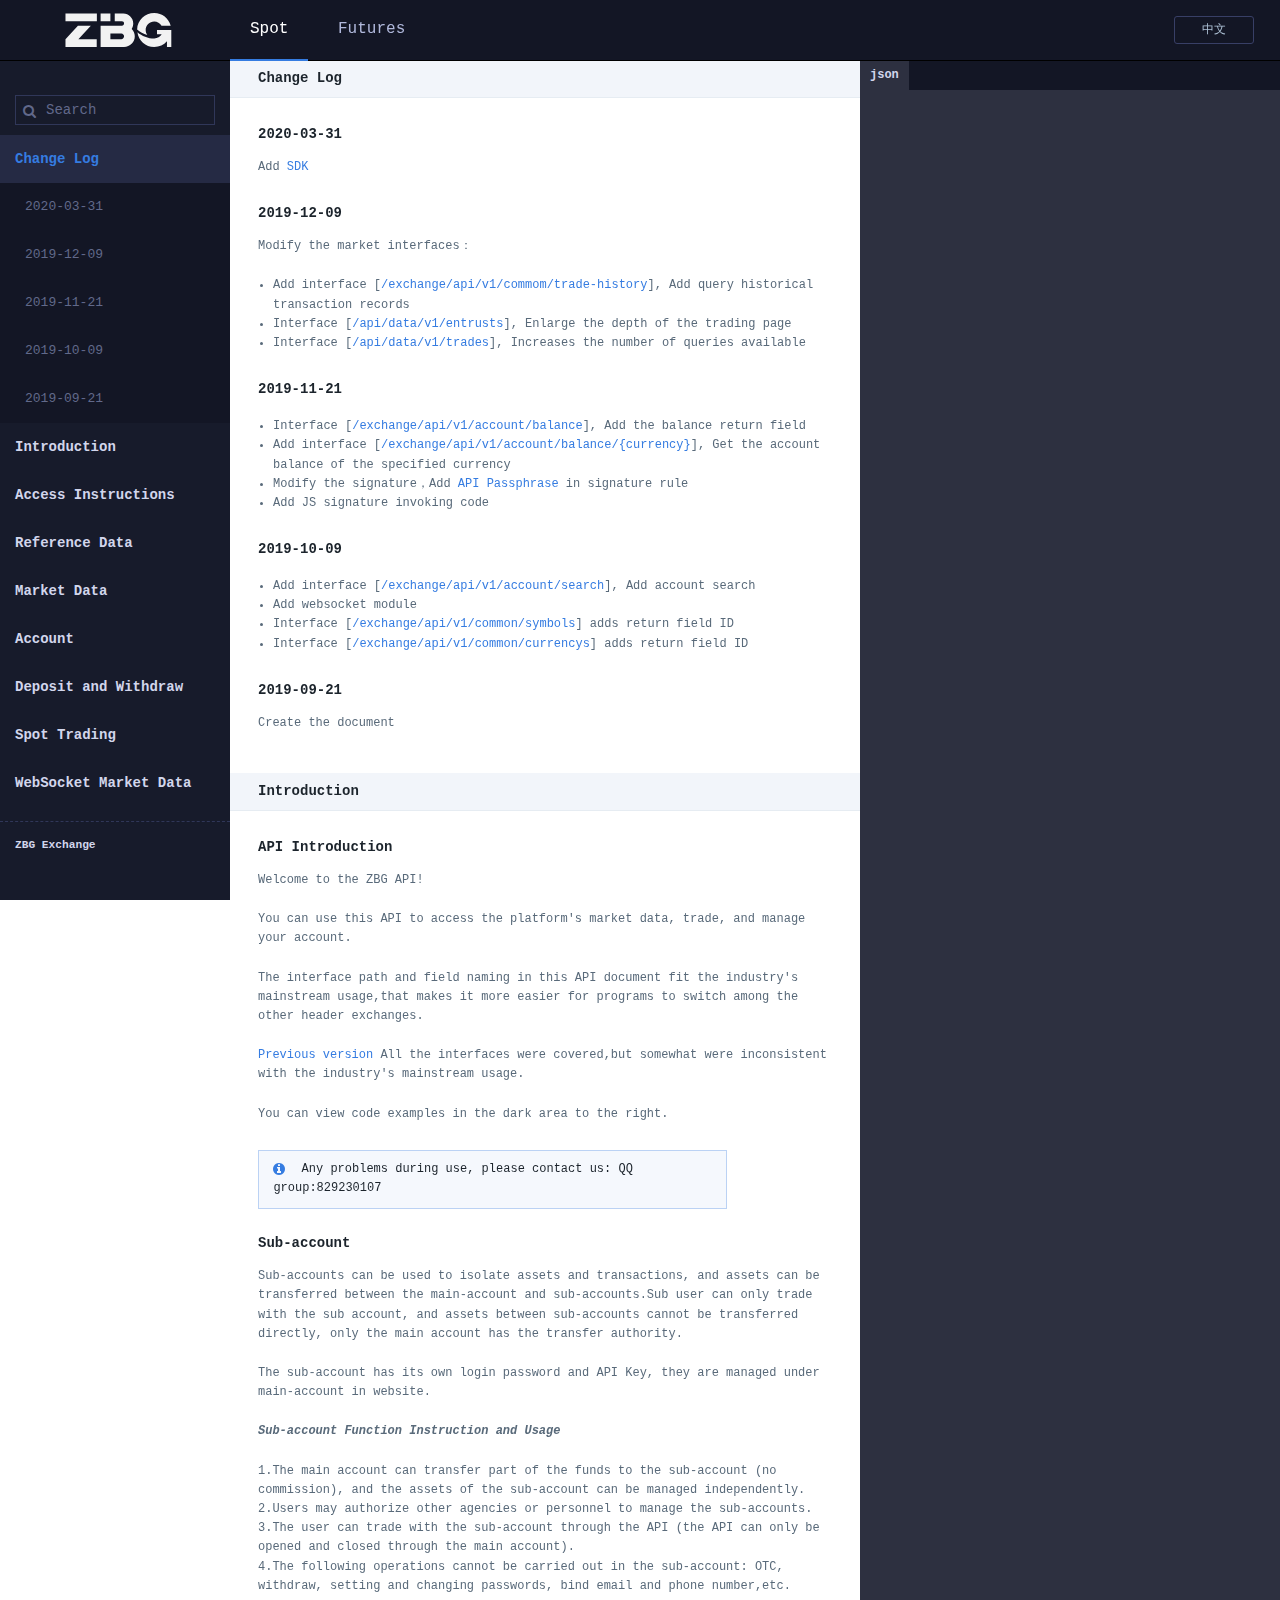
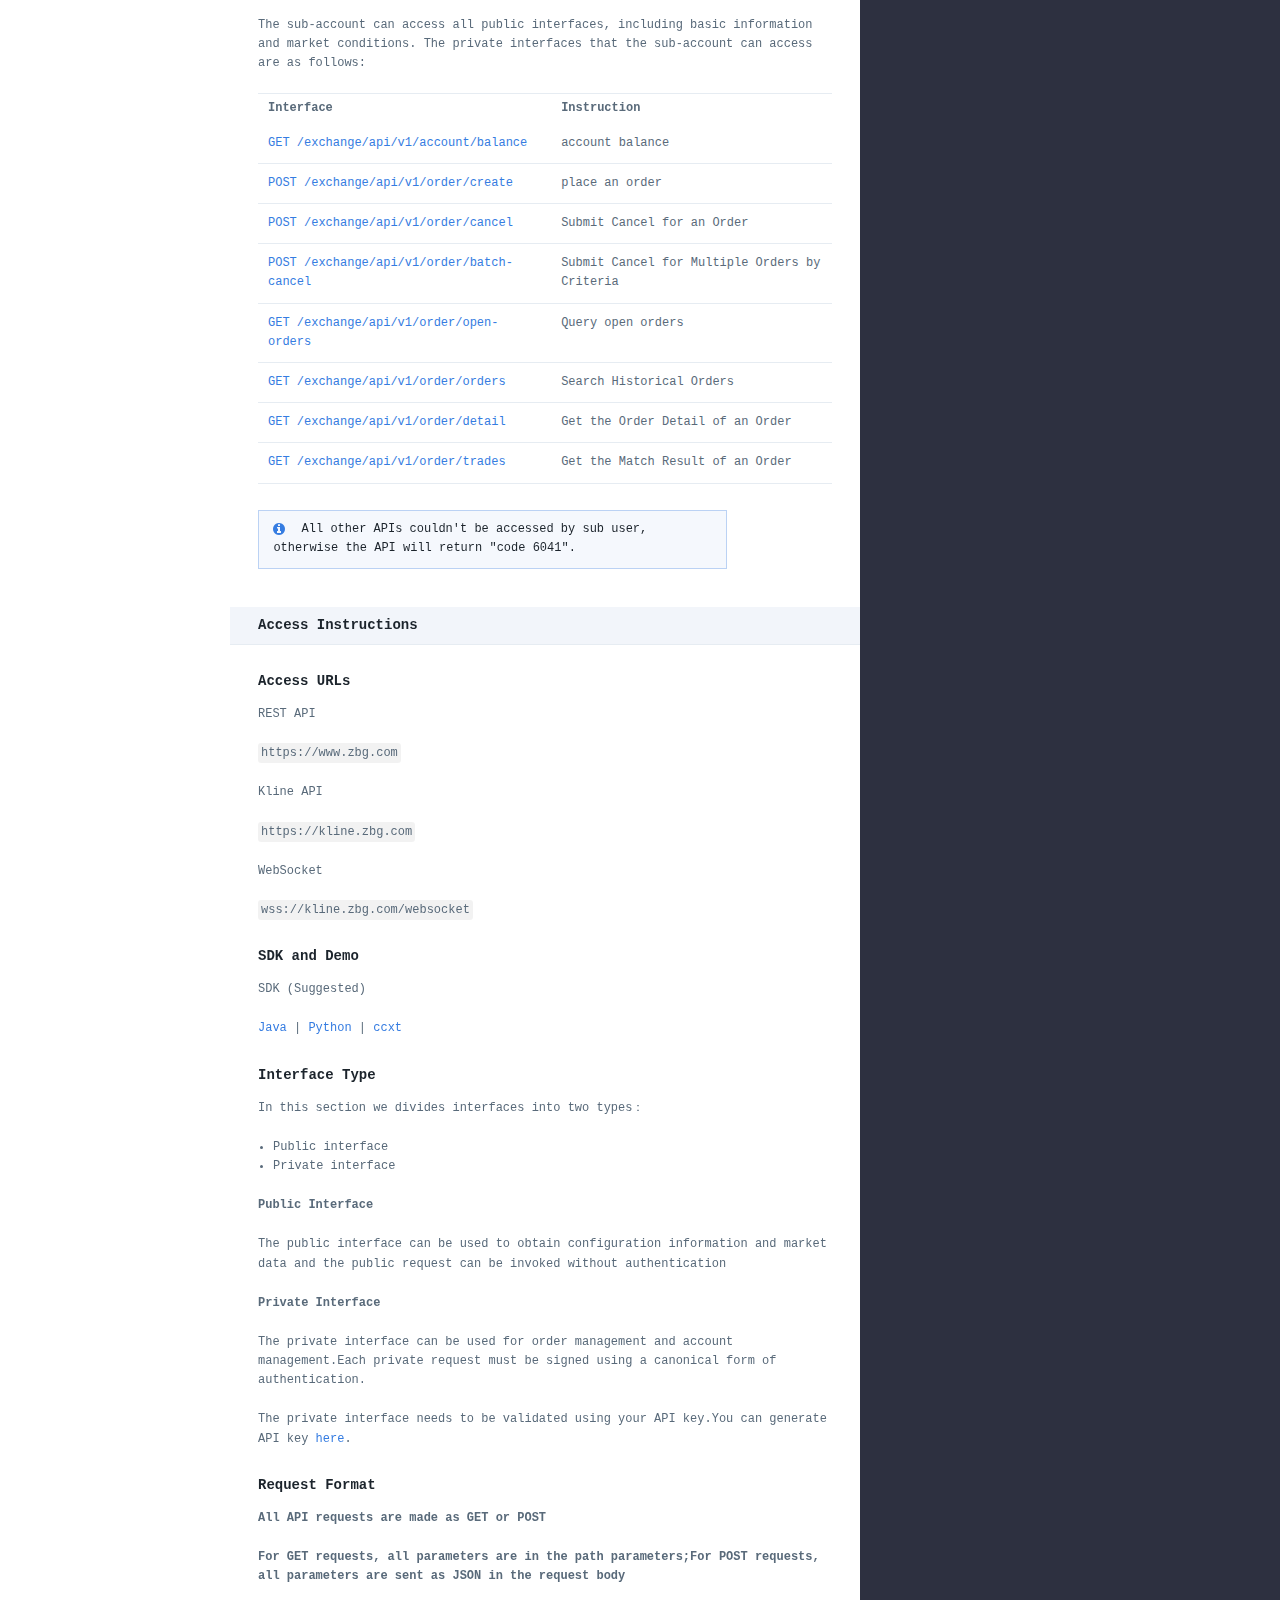
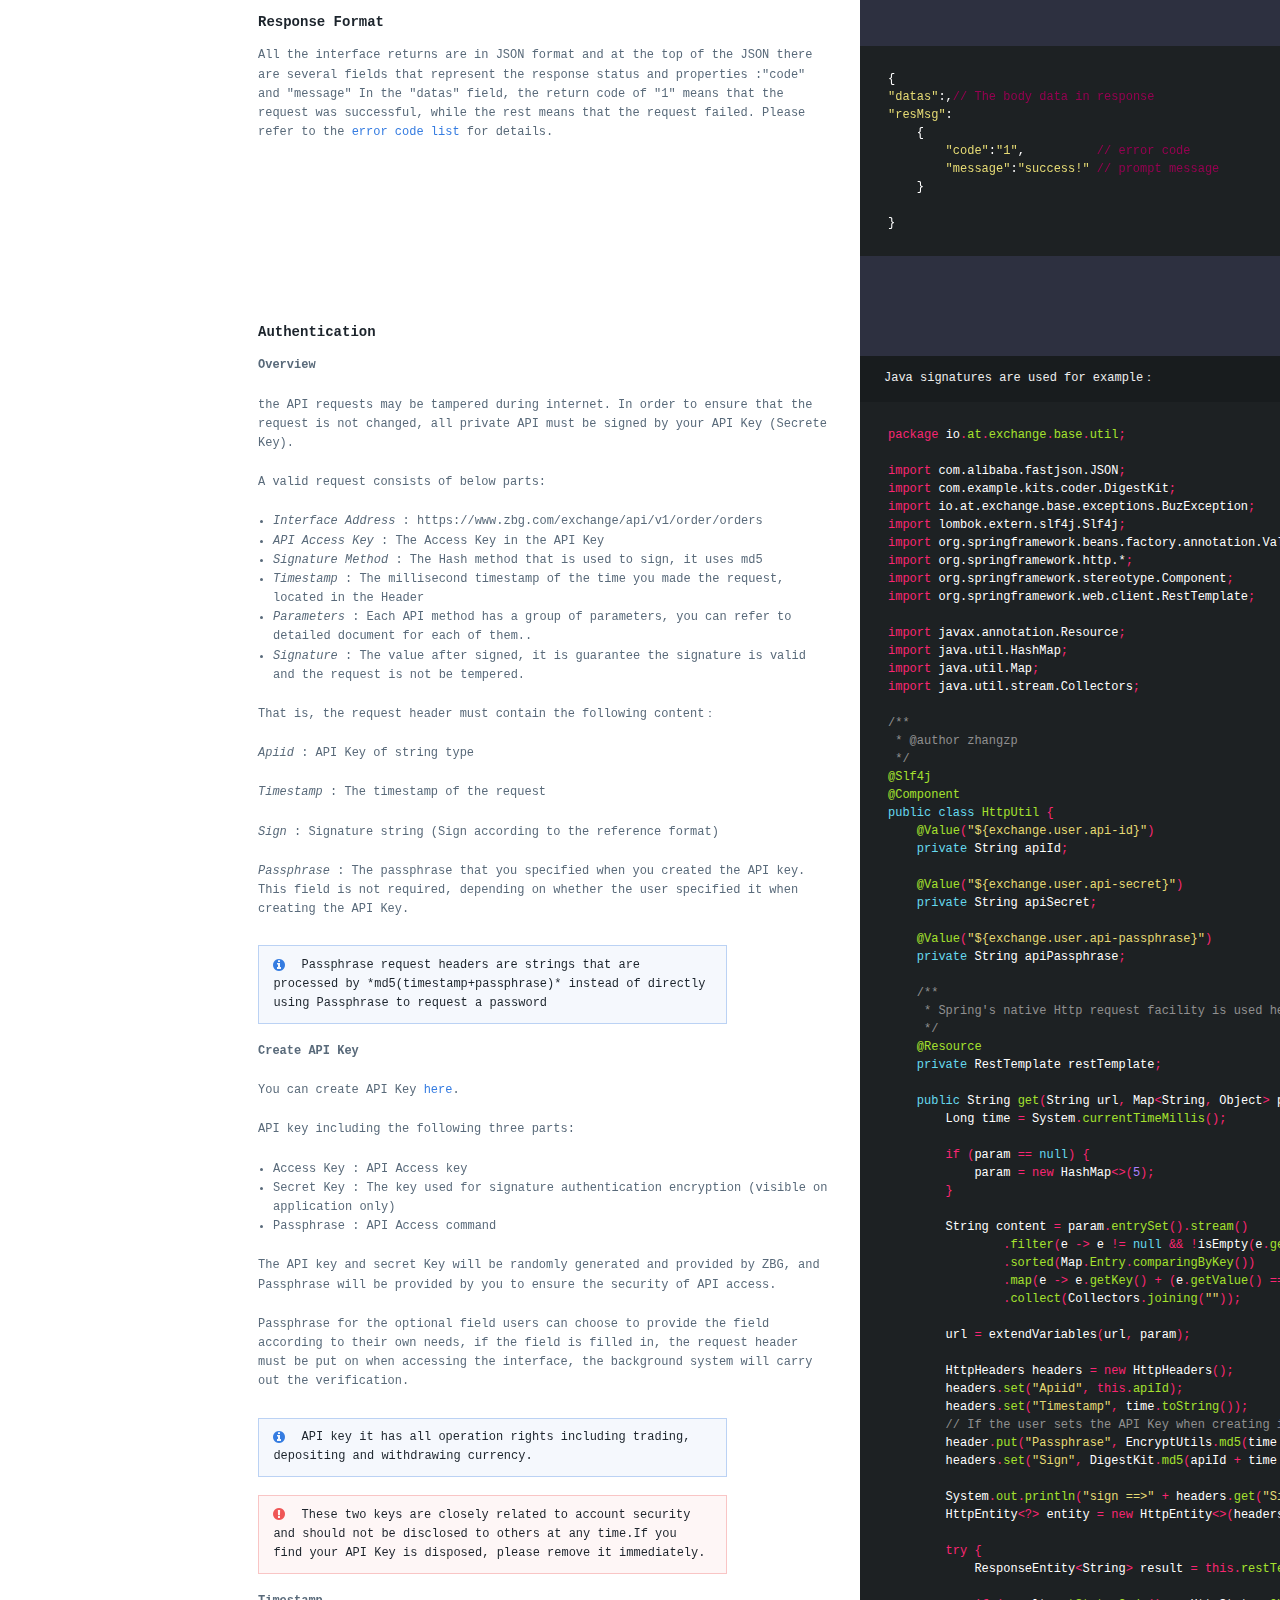
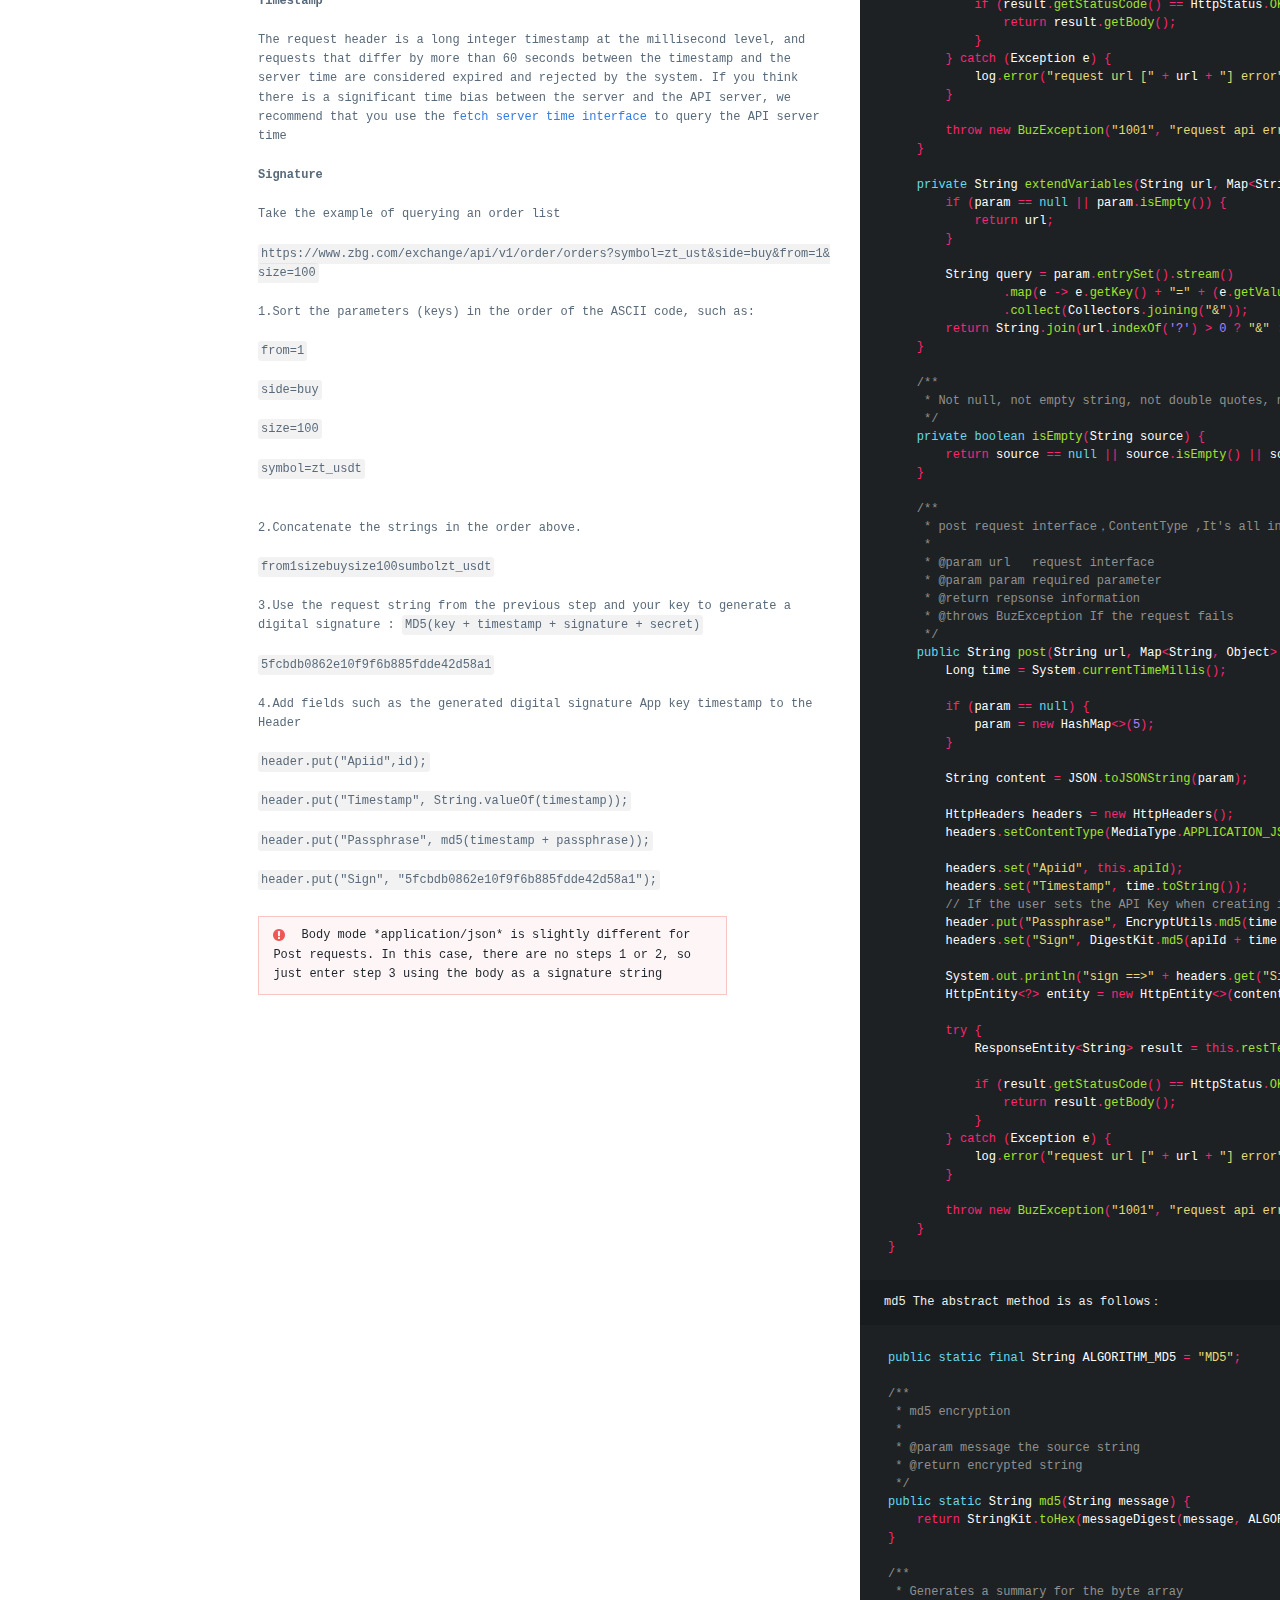
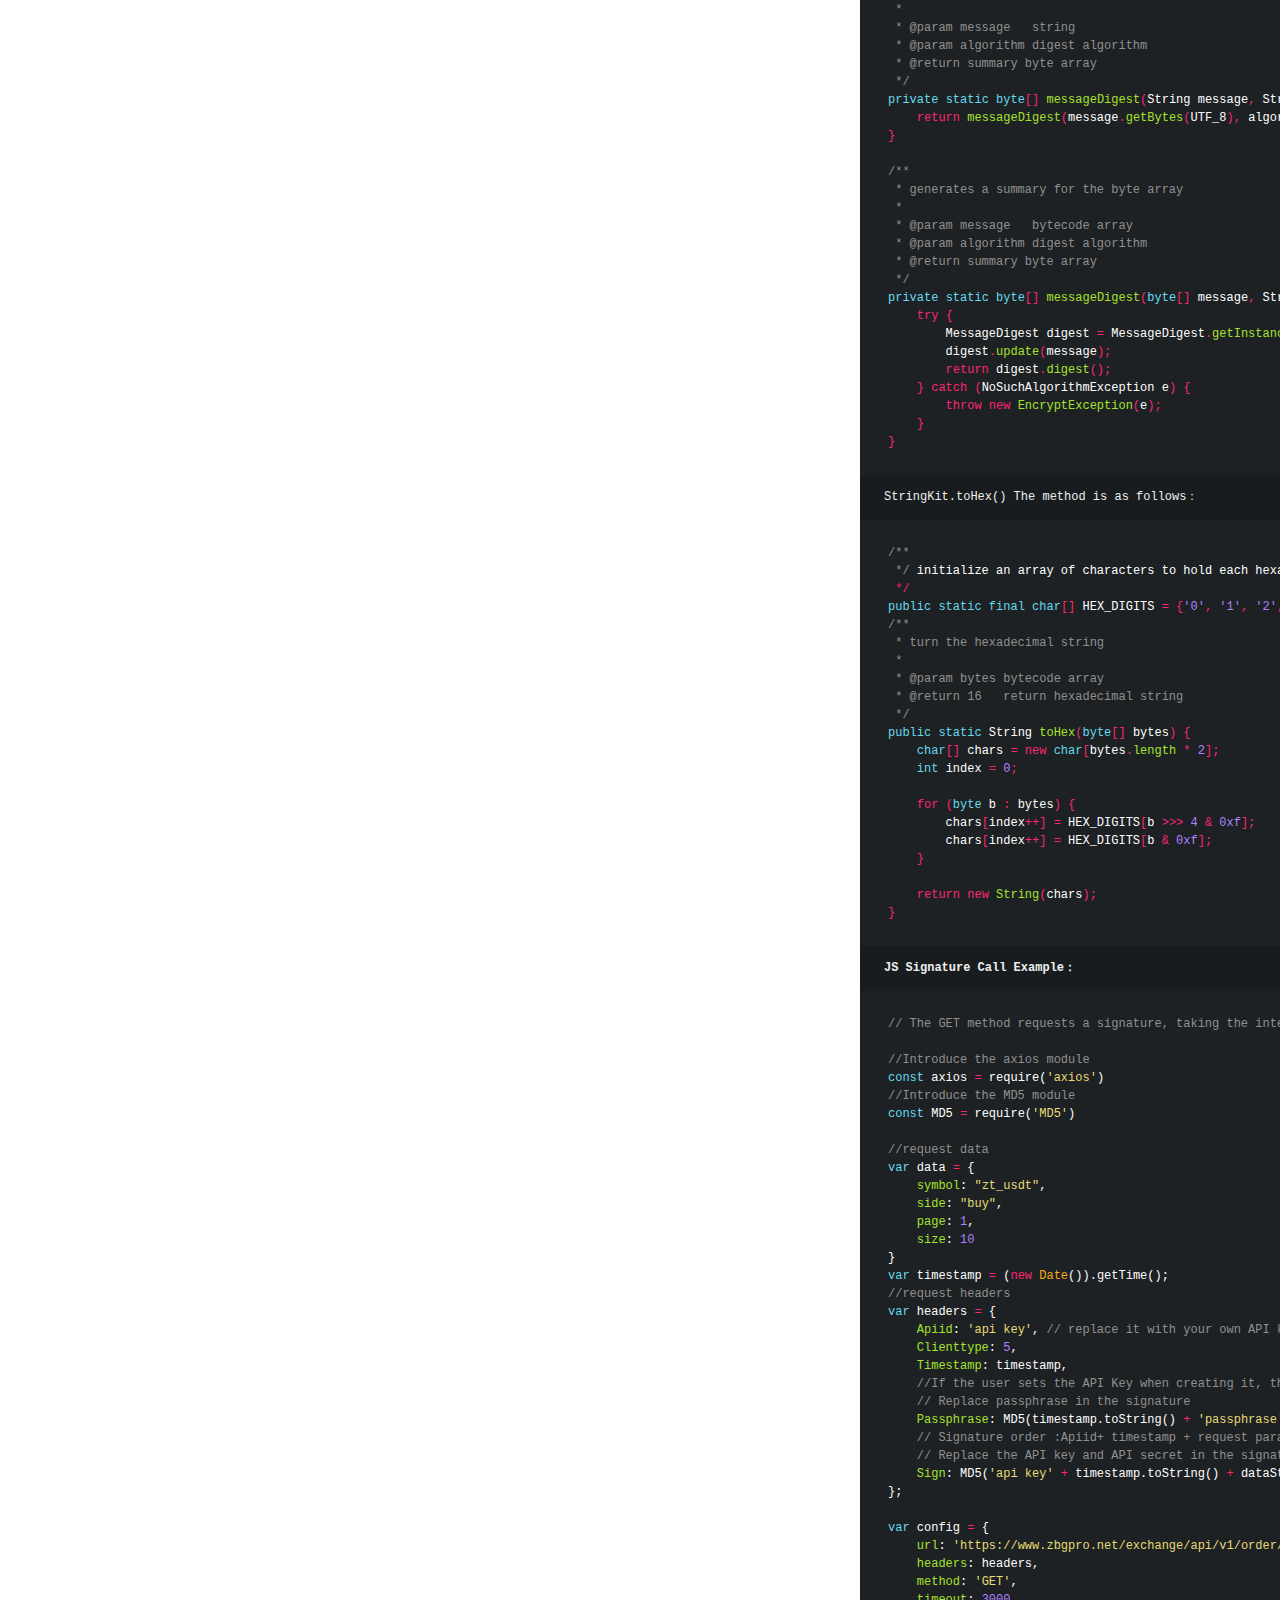
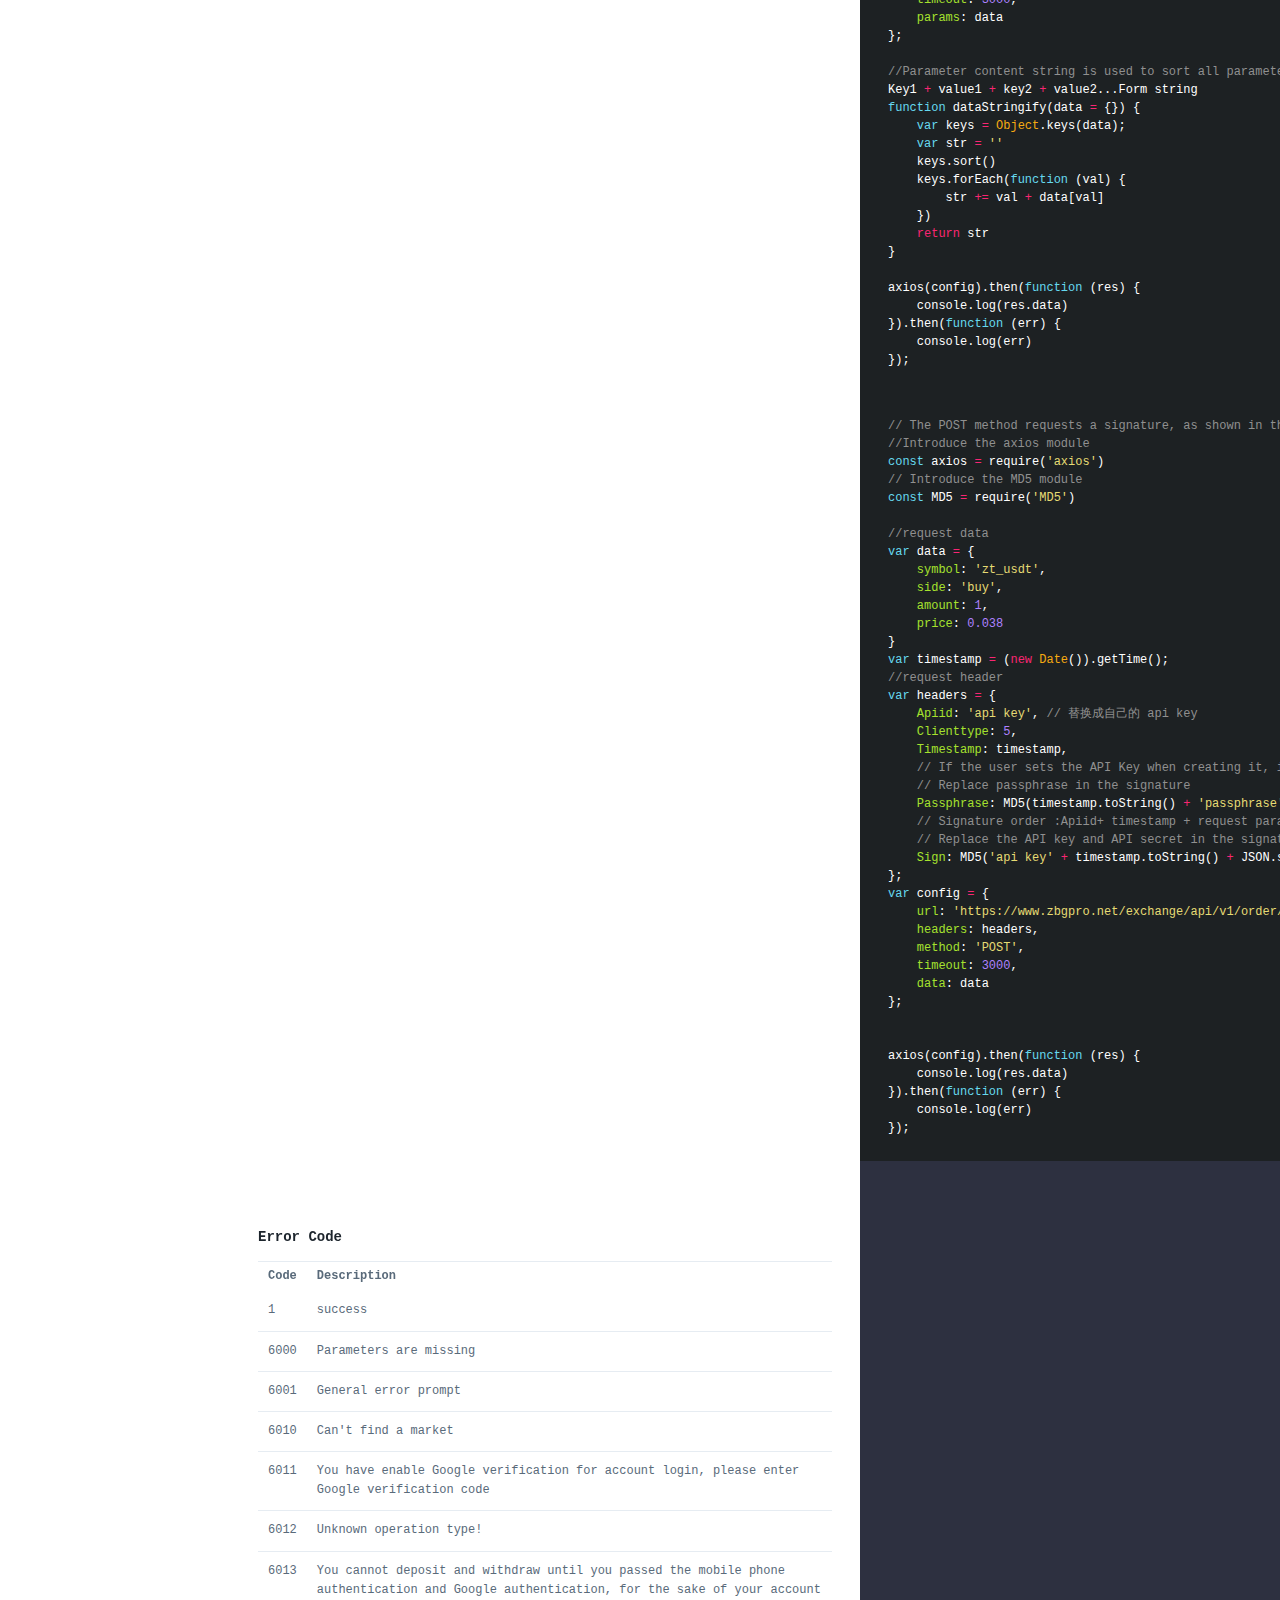
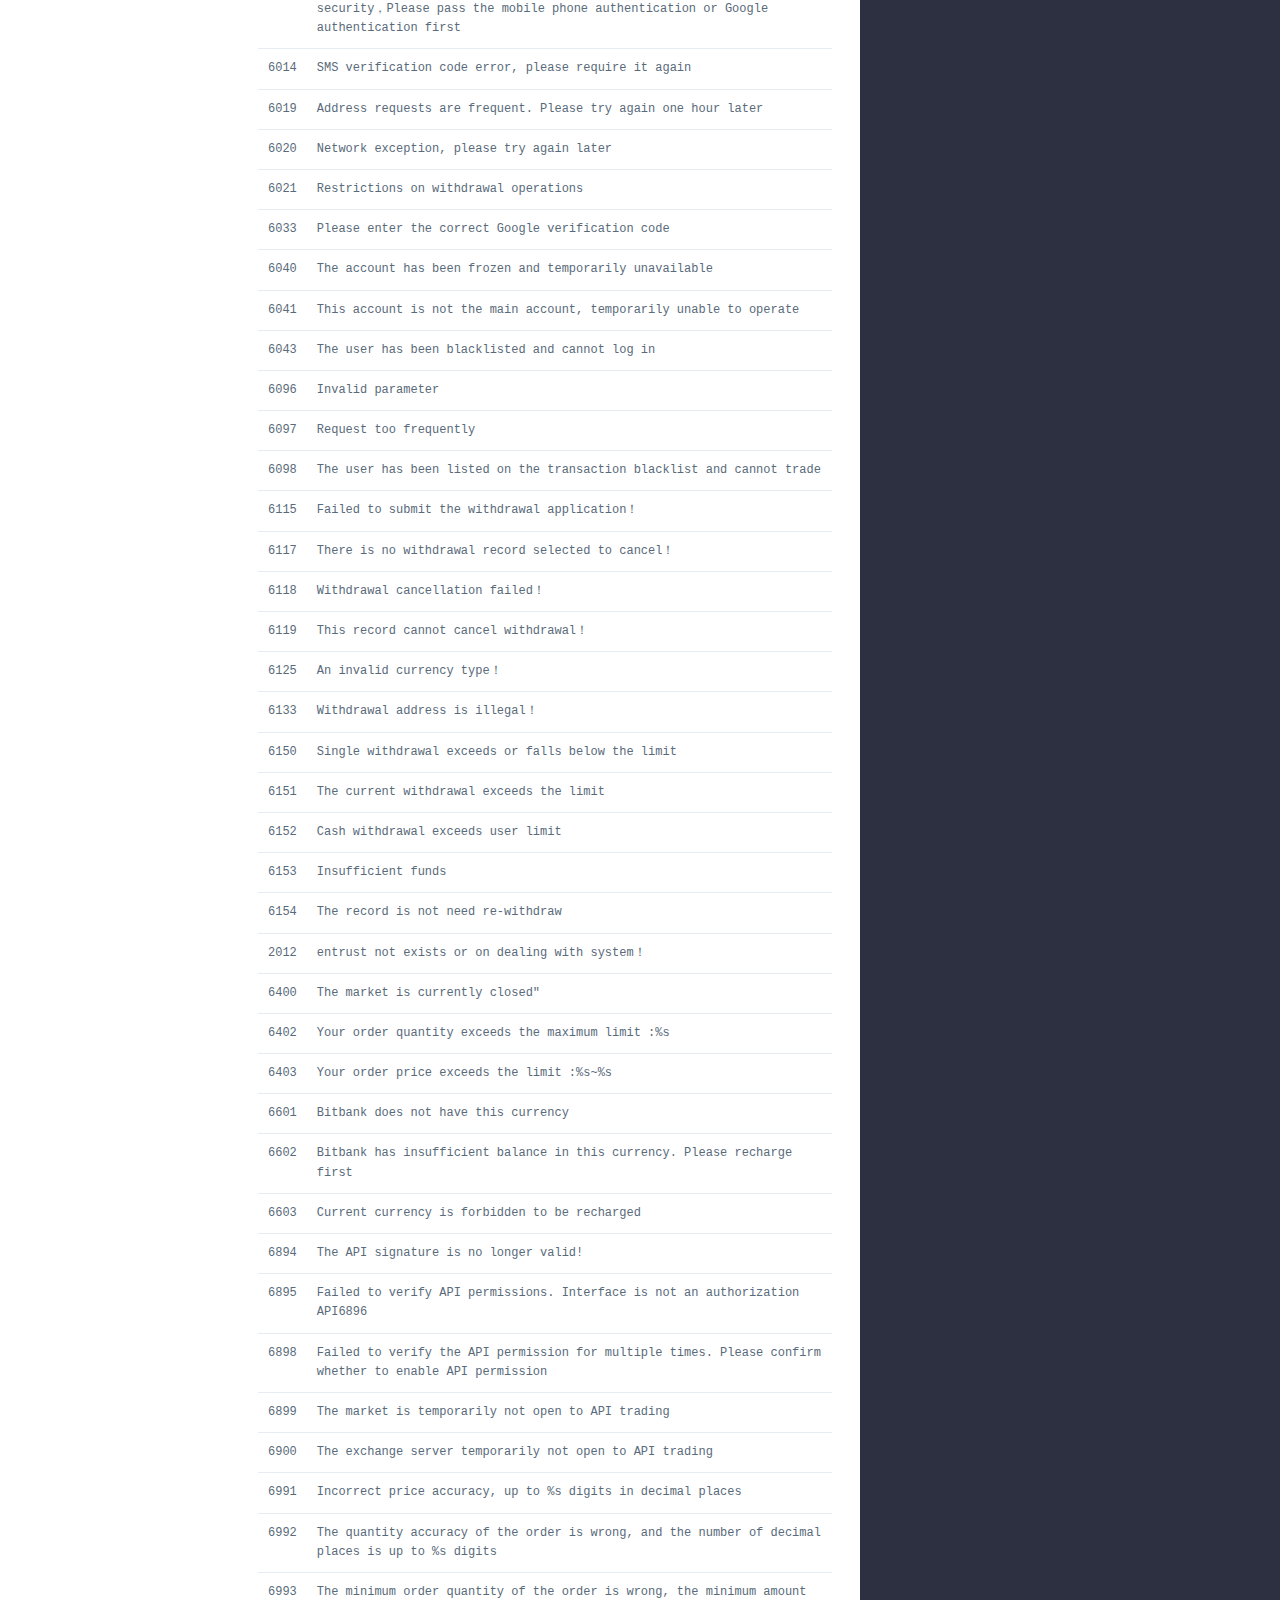
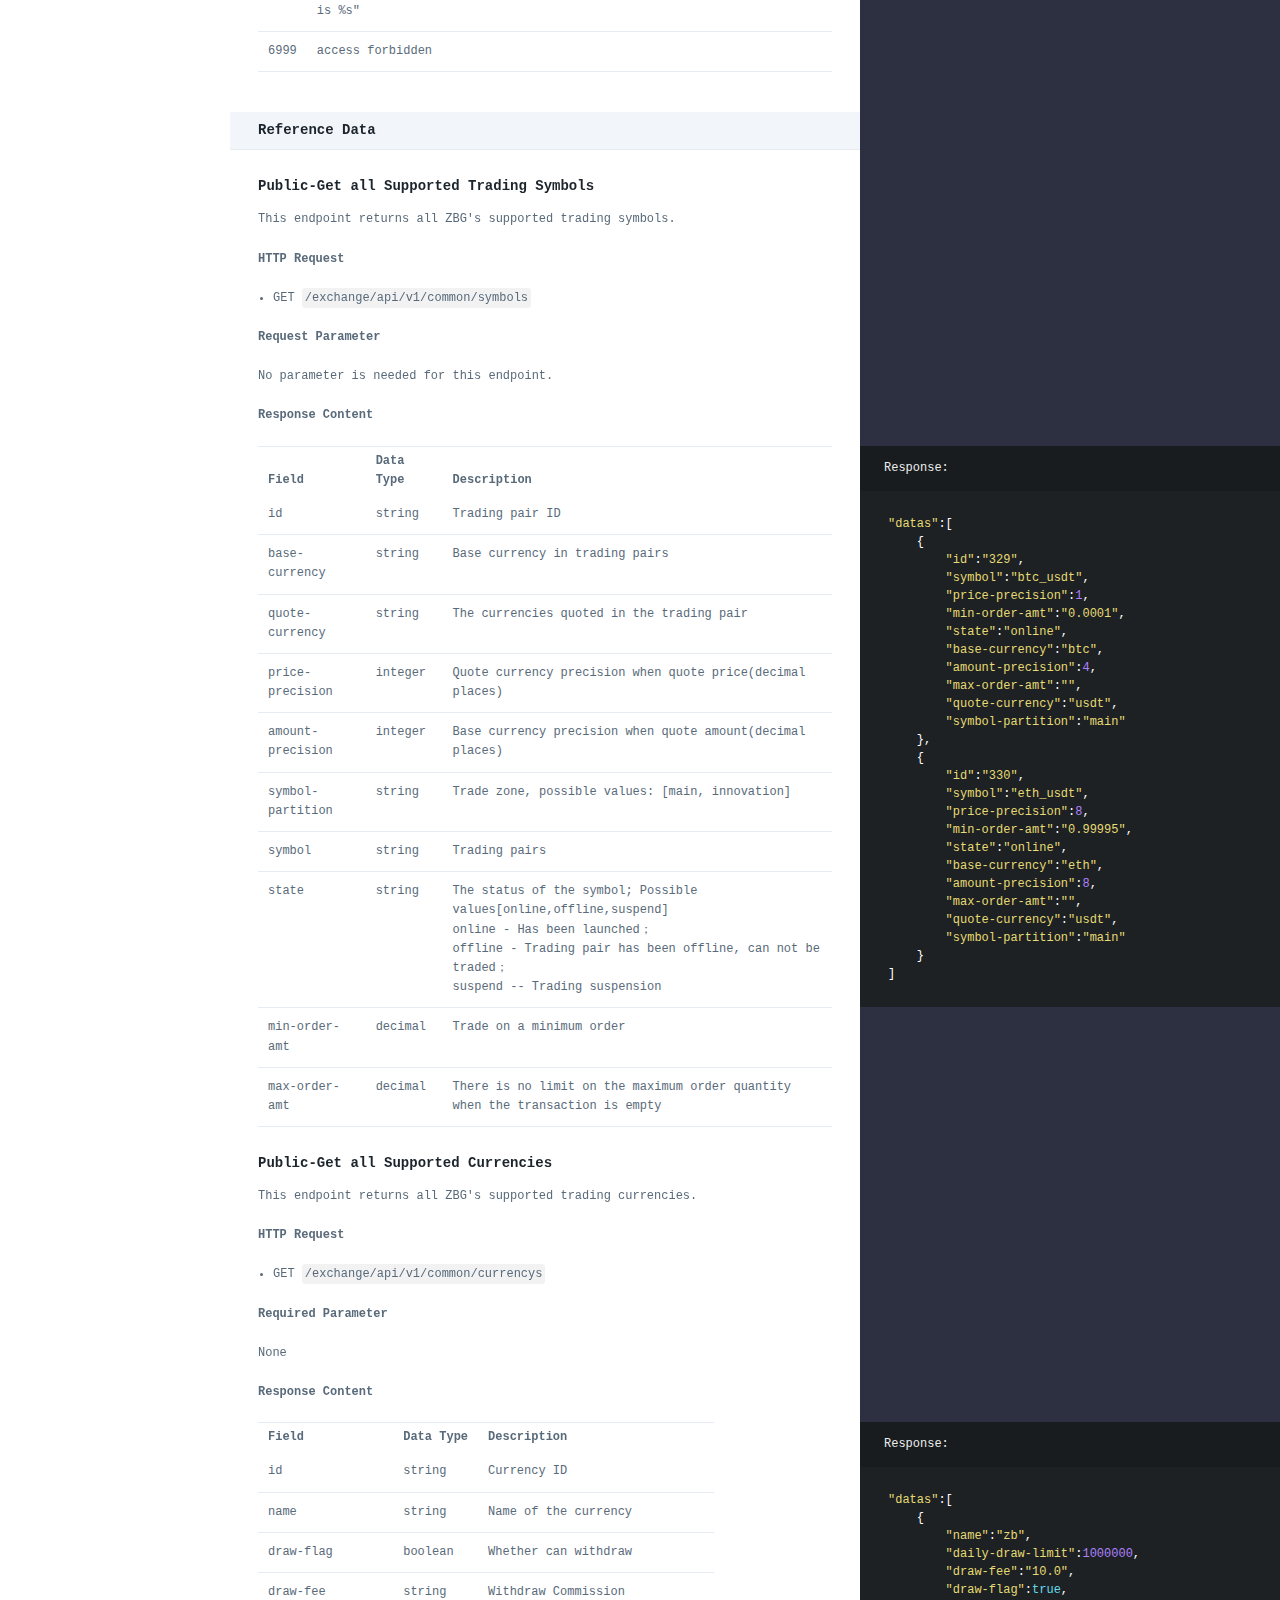
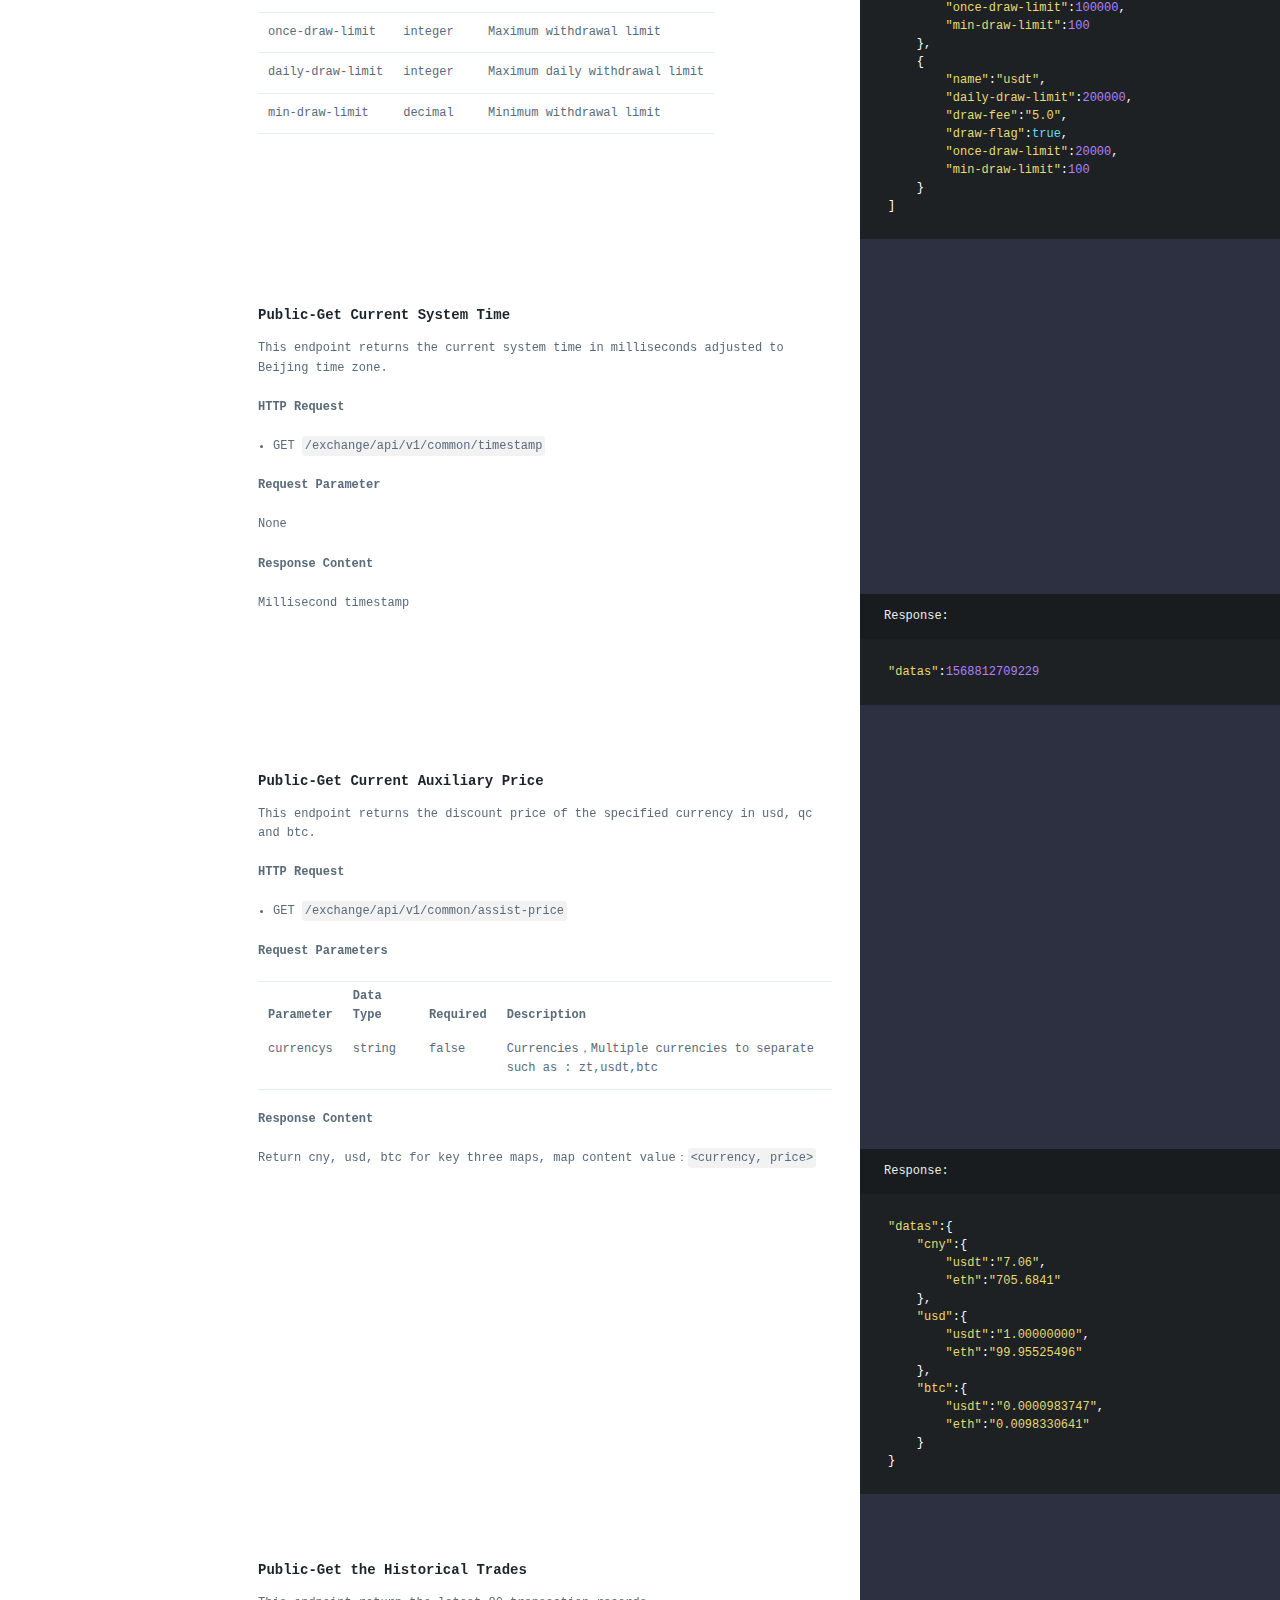
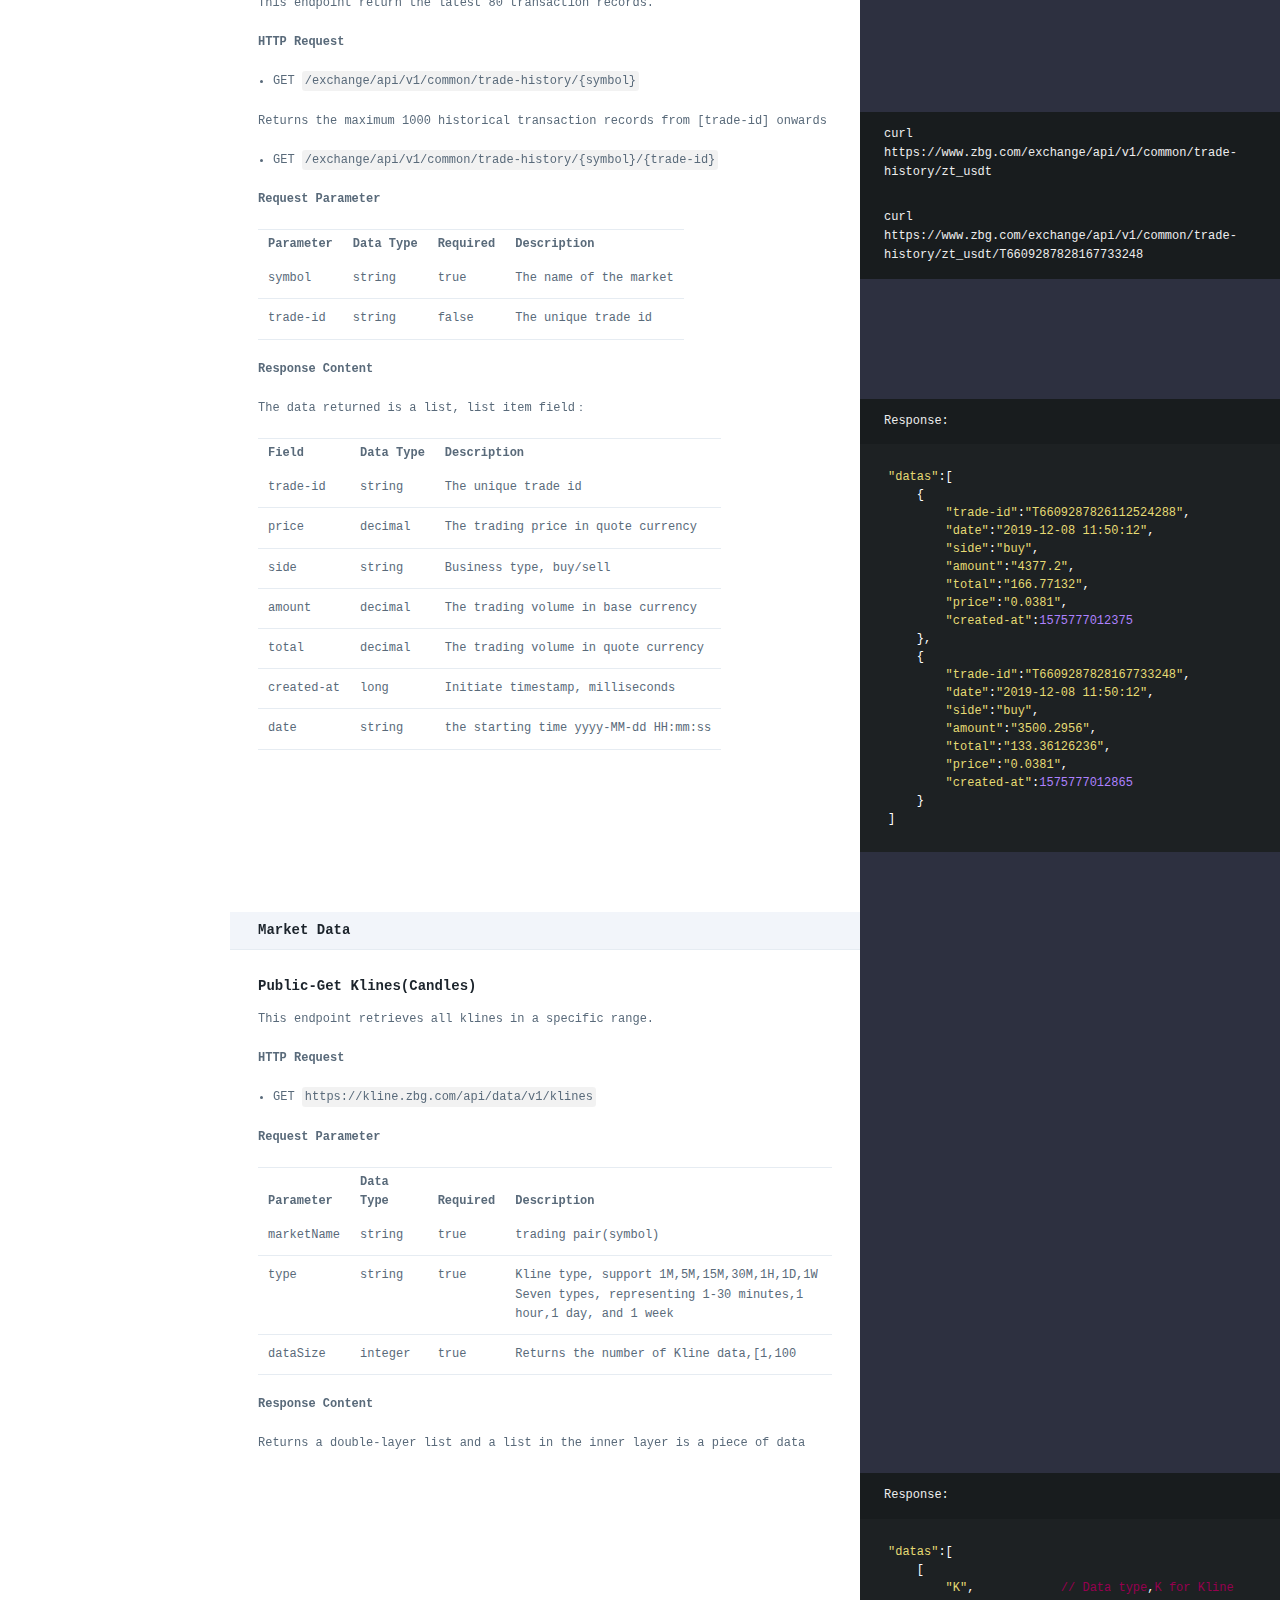
<file: spot/v1/en/index.html>
<!doctype html>
<html>
  <head>
    <meta charset="utf-8">
    <meta content="IE=edge,chrome=1" http-equiv="X-UA-Compatible">
    <meta name="viewport" content="width=device-width, initial-scale=1, maximum-scale=1">
    <link href="images/favicon.ico" rel="icon" type="image/ico" />
    <title>ZBG API Documentation</title>
    <style>
      .highlight table td { padding: 5px; }
.highlight table pre { margin: 0; }
.highlight .gh {
  color: #999999;
}
.highlight .sr {
  color: #f6aa11;
}
.highlight .go {
  color: #888888;
}
.highlight .gp {
  color: #555555;
}
.highlight .gs {
}
.highlight .gu {
  color: #aaaaaa;
}
.highlight .nb {
  color: #f6aa11;
}
.highlight .cm {
  color: #75715e;
}
.highlight .cp {
  color: #75715e;
}
.highlight .c1 {
  color: #75715e;
}
.highlight .cs {
  color: #75715e;
}
.highlight .c, .highlight .cd {
  color: #75715e;
}
.highlight .err {
  color: #960050;
}
.highlight .gr {
  color: #960050;
}
.highlight .gt {
  color: #960050;
}
.highlight .gd {
  color: #49483e;
}
.highlight .gi {
  color: #49483e;
}
.highlight .ge {
  color: #49483e;
}
.highlight .kc {
  color: #66d9ef;
}
.highlight .kd {
  color: #66d9ef;
}
.highlight .kr {
  color: #66d9ef;
}
.highlight .no {
  color: #66d9ef;
}
.highlight .kt {
  color: #66d9ef;
}
.highlight .mf {
  color: #ae81ff;
}
.highlight .mh {
  color: #ae81ff;
}
.highlight .il {
  color: #ae81ff;
}
.highlight .mi {
  color: #ae81ff;
}
.highlight .mo {
  color: #ae81ff;
}
.highlight .m, .highlight .mb, .highlight .mx {
  color: #ae81ff;
}
.highlight .sc {
  color: #ae81ff;
}
.highlight .se {
  color: #ae81ff;
}
.highlight .ss {
  color: #ae81ff;
}
.highlight .sd {
  color: #e6db74;
}
.highlight .s2 {
  color: #e6db74;
}
.highlight .sb {
  color: #e6db74;
}
.highlight .sh {
  color: #e6db74;
}
.highlight .si {
  color: #e6db74;
}
.highlight .sx {
  color: #e6db74;
}
.highlight .s1 {
  color: #e6db74;
}
.highlight .s {
  color: #e6db74;
}
.highlight .na {
  color: #a6e22e;
}
.highlight .nc {
  color: #a6e22e;
}
.highlight .nd {
  color: #a6e22e;
}
.highlight .ne {
  color: #a6e22e;
}
.highlight .nf {
  color: #a6e22e;
}
.highlight .vc {
  color: #ffffff;
}
.highlight .nn {
  color: #ffffff;
}
.highlight .nl {
  color: #ffffff;
}
.highlight .ni {
  color: #ffffff;
}
.highlight .bp {
  color: #ffffff;
}
.highlight .vg {
  color: #ffffff;
}
.highlight .vi {
  color: #ffffff;
}
.highlight .nv {
  color: #ffffff;
}
.highlight .w {
  color: #ffffff;
}
.highlight {
  color: #ffffff;
}
.highlight .n, .highlight .py, .highlight .nx {
  color: #ffffff;
}
.highlight .ow {
  color: #f92672;
}
.highlight .nt {
  color: #f92672;
}
.highlight .k, .highlight .kv {
  color: #f92672;
}
.highlight .kn {
  color: #f92672;
}
.highlight .kp {
  color: #f92672;
}
.highlight .o {
  color: #f92672;
}
    </style>
    <link href="stylesheets/screen.css" rel="stylesheet" media="screen" />
    <link href="stylesheets/print.css" rel="stylesheet" media="print" />
      <script src="javascripts/all.js"></script>
  </head>

  <body class="index" data-languages="[&quot;json&quot;]">
    <a href="#" id="nav-button">
      <span>
        <img src="images/navbar.png" alt="Navbar" />
      </span>
    </a>
    <header>
      <div class="flex_box">
        <img src="images/logo.svg" class="logo" alt="Logo" />
        <div class="nav_box">
          <span class="nav_cell" style="display: none">
            <a href="javascript:;" class="nav_first">v1<i class="icon_nav"></i></a>
            <ul class="nav_ul">
              <li>
                <a href="/docs/spot/v1/en/" id="v1_url">v1</a>
              </li>
              <li>
                <a href="/docs/spot/v2/en/" id="v2_url">v2</a>
              </li>
            </ul>
          </span>
          <span class="nav_cell nav_tab">
            <a href="/docs/spot/v1/en/" id="btn_spot">现货</a>
          </span>
          <span class="nav_cell nav_tab">
            <a href="/docs/future/v1/en/" id="btn_future">合约</a>
          </span>
        </div>
      </div>
      <a href="/docs/spot/v1/cn/" class="lang" id="lang_box">简体中文</a>
    </header>
    <div class="toc-wrapper">
        <div class="lang-selector">
              <a href="#" data-language-name="json">json</a>
        </div>
        <div class="search">
          <input type="text" class="search" id="input-search" placeholder="Search">
        </div>
        <ul class="search-results"></ul>
      <ul id="toc" class="toc-list-h1">
          <li>
            <a href="#change-log" class="toc-h1 toc-link" data-title="Change Log">Change Log</a>
              <ul class="toc-list-h2">
                  <li>
                    <a href="#2020-03-31" class="toc-h2 toc-link" data-title="2020-03-31">2020-03-31</a>
                  </li>
                  <li>
                    <a href="#2019-12-09" class="toc-h2 toc-link" data-title="2019-12-09">2019-12-09</a>
                  </li>
                  <li>
                    <a href="#2019-11-21" class="toc-h2 toc-link" data-title="2019-11-21">2019-11-21</a>
                  </li>
                  <li>
                    <a href="#2019-10-09" class="toc-h2 toc-link" data-title="2019-10-09">2019-10-09</a>
                  </li>
                  <li>
                    <a href="#2019-09-21" class="toc-h2 toc-link" data-title="2019-09-21">2019-09-21</a>
                  </li>
              </ul>
          </li>
          <li>
            <a href="#introduction" class="toc-h1 toc-link" data-title="Introduction">Introduction</a>
              <ul class="toc-list-h2">
                  <li>
                    <a href="#api-introduction" class="toc-h2 toc-link" data-title="API Introduction">API Introduction</a>
                  </li>
                  <li>
                    <a href="#sub-account" class="toc-h2 toc-link" data-title="Sub-account">Sub-account</a>
                  </li>
              </ul>
          </li>
          <li>
            <a href="#access-instructions" class="toc-h1 toc-link" data-title="Access Instructions">Access Instructions</a>
              <ul class="toc-list-h2">
                  <li>
                    <a href="#access-urls" class="toc-h2 toc-link" data-title="Access URLs">Access URLs</a>
                  </li>
                  <li>
                    <a href="#sdk-and-demo" class="toc-h2 toc-link" data-title="SDK and Demo">SDK and Demo</a>
                  </li>
                  <li>
                    <a href="#interface-type" class="toc-h2 toc-link" data-title="Interface Type">Interface Type</a>
                  </li>
                  <li>
                    <a href="#request-format" class="toc-h2 toc-link" data-title="Request Format">Request Format</a>
                  </li>
                  <li>
                    <a href="#response-format" class="toc-h2 toc-link" data-title="Response Format">Response Format</a>
                  </li>
                  <li>
                    <a href="#authentication" class="toc-h2 toc-link" data-title="Authentication">Authentication</a>
                  </li>
                  <li>
                    <a href="#error-code" class="toc-h2 toc-link" data-title="Error Code">Error Code</a>
                  </li>
              </ul>
          </li>
          <li>
            <a href="#reference-data" class="toc-h1 toc-link" data-title="Reference Data">Reference Data</a>
              <ul class="toc-list-h2">
                  <li>
                    <a href="#public-get-all-supported-trading-symbols" class="toc-h2 toc-link" data-title="Public-Get all Supported Trading Symbols">Public-Get all Supported Trading Symbols</a>
                  </li>
                  <li>
                    <a href="#public-get-all-supported-currencies" class="toc-h2 toc-link" data-title="Public-Get all Supported Currencies">Public-Get all Supported Currencies</a>
                  </li>
                  <li>
                    <a href="#public-get-current-system-time" class="toc-h2 toc-link" data-title="Public-Get Current System Time">Public-Get Current System Time</a>
                  </li>
                  <li>
                    <a href="#public-get-current-auxiliary-price" class="toc-h2 toc-link" data-title="Public-Get Current Auxiliary Price">Public-Get Current Auxiliary Price</a>
                  </li>
                  <li>
                    <a href="#public-get-the-historical-trades" class="toc-h2 toc-link" data-title="Public-Get the Historical Trades">Public-Get the Historical Trades</a>
                  </li>
              </ul>
          </li>
          <li>
            <a href="#market-data" class="toc-h1 toc-link" data-title="Market Data">Market Data</a>
              <ul class="toc-list-h2">
                  <li>
                    <a href="#public-get-klines-candles" class="toc-h2 toc-link" data-title="Public-Get Klines(Candles)">Public-Get Klines(Candles)</a>
                  </li>
                  <li>
                    <a href="#public-get-last-aggregate-ticker" class="toc-h2 toc-link" data-title="Public-Get Last Aggregate Ticker">Public-Get Last Aggregate Ticker</a>
                  </li>
                  <li>
                    <a href="#public-get-last-aggregate-tickers-for-all-pairs" class="toc-h2 toc-link" data-title="Public-Get Last Aggregate Tickers for All Pairs">Public-Get Last Aggregate Tickers for All Pairs</a>
                  </li>
                  <li>
                    <a href="#public-market-depth" class="toc-h2 toc-link" data-title="Public-Market Depth">Public-Market Depth</a>
                  </li>
                  <li>
                    <a href="#public-get-the-last-trade" class="toc-h2 toc-link" data-title="Public-Get the Last Trade">Public-Get the Last Trade</a>
                  </li>
              </ul>
          </li>
          <li>
            <a href="#account" class="toc-h1 toc-link" data-title="Account">Account</a>
              <ul class="toc-list-h2">
                  <li>
                    <a href="#get-account-information" class="toc-h2 toc-link" data-title="Get Account Information">Get Account Information</a>
                  </li>
                  <li>
                    <a href="#search-account" class="toc-h2 toc-link" data-title="Search Account">Search Account</a>
                  </li>
                  <li>
                    <a href="#get-account-balance" class="toc-h2 toc-link" data-title="Get Account Balance">Get Account Balance</a>
                  </li>
                  <li>
                    <a href="#get-account-balance-for-a-single-currency" class="toc-h2 toc-link" data-title="Get Account Balance for a Single Currency">Get Account Balance for a Single Currency</a>
                  </li>
                  <li>
                    <a href="#transfer-asset-between-main-and-sub-account" class="toc-h2 toc-link" data-title="Transfer Asset between Main and Sub Account">Transfer Asset between Main and Sub Account</a>
                  </li>
                  <li>
                    <a href="#get-the-aggregated-balance-of-all-sub-accounts-of-the-current-user" class="toc-h2 toc-link" data-title="Get the Aggregated Balance of all Sub-accounts of the Current User">Get the Aggregated Balance of all Sub-accounts of the Current User</a>
                  </li>
                  <li>
                    <a href="#get-account-balance-of-a-sub-account" class="toc-h2 toc-link" data-title="Get Account Balance of a Sub-Account">Get Account Balance of a Sub-Account</a>
                  </li>
              </ul>
          </li>
          <li>
            <a href="#deposit-and-withdraw" class="toc-h1 toc-link" data-title="Deposit and Withdraw">Deposit and Withdraw</a>
              <ul class="toc-list-h2">
                  <li>
                    <a href="#qeury-deposit-address" class="toc-h2 toc-link" data-title="Qeury Deposit Address">Qeury Deposit Address</a>
                  </li>
                  <li>
                    <a href="#search-for-existed-deposits" class="toc-h2 toc-link" data-title="Search for Existed Deposits">Search for Existed Deposits</a>
                  </li>
                  <li>
                    <a href="#query-withdraw-address" class="toc-h2 toc-link" data-title="Query Withdraw Address">Query Withdraw Address</a>
                  </li>
                  <li>
                    <a href="#create-a-withdraw-request" class="toc-h2 toc-link" data-title="Create a Withdraw Request">Create a Withdraw Request</a>
                  </li>
                  <li>
                    <a href="#cancel-a-withdraw-request" class="toc-h2 toc-link" data-title="Cancel a Withdraw Request">Cancel a Withdraw Request</a>
                  </li>
                  <li>
                    <a href="#search-for-existed-withdraws" class="toc-h2 toc-link" data-title="Search for Existed Withdraws">Search for Existed Withdraws</a>
                  </li>
              </ul>
          </li>
          <li>
            <a href="#spot-trading" class="toc-h1 toc-link" data-title="Spot Trading">Spot Trading</a>
              <ul class="toc-list-h2">
                  <li>
                    <a href="#place-a-new-order" class="toc-h2 toc-link" data-title="Place a New Order">Place a New Order</a>
                  </li>
                  <li>
                    <a href="#submit-cancel-for-an-order" class="toc-h2 toc-link" data-title="Submit Cancel for an Order">Submit Cancel for an Order</a>
                  </li>
                  <li>
                    <a href="#submit-cancel-for-multiple-orders-by-criteria" class="toc-h2 toc-link" data-title="Submit Cancel for Multiple Orders by Criteria">Submit Cancel for Multiple Orders by Criteria</a>
                  </li>
                  <li>
                    <a href="#get-open-orders" class="toc-h2 toc-link" data-title="Get Open Orders">Get Open Orders</a>
                  </li>
                  <li>
                    <a href="#search-historical-orders" class="toc-h2 toc-link" data-title="Search Historical Orders">Search Historical Orders</a>
                  </li>
                  <li>
                    <a href="#get-the-order-detail-of-an-order" class="toc-h2 toc-link" data-title="Get the Order Detail of an Order">Get the Order Detail of an Order</a>
                  </li>
                  <li>
                    <a href="#get-the-match-result-of-an-order" class="toc-h2 toc-link" data-title="Get the Match Result of an Order">Get the Match Result of an Order</a>
                  </li>
              </ul>
          </li>
          <li>
            <a href="#websocket-market-data" class="toc-h1 toc-link" data-title="WebSocket Market Data">WebSocket Market Data</a>
              <ul class="toc-list-h2">
                  <li>
                    <a href="#general" class="toc-h2 toc-link" data-title="General">General</a>
                  </li>
                  <li>
                    <a href="#market-candlestick" class="toc-h2 toc-link" data-title="Market Candlestick">Market Candlestick</a>
                  </li>
                  <li>
                    <a href="#market-depth" class="toc-h2 toc-link" data-title="Market Depth">Market Depth</a>
                  </li>
                  <li>
                    <a href="#market-trade" class="toc-h2 toc-link" data-title="Market Trade">Market Trade</a>
                  </li>
                  <li>
                    <a href="#market-tickers" class="toc-h2 toc-link" data-title="Market Tickers">Market Tickers</a>
                  </li>
                  <li>
                    <a href="#order-change" class="toc-h2 toc-link" data-title="Order Change">Order Change</a>
                  </li>
              </ul>
          </li>
      </ul>
        <ul class="toc-footer">
            <li><a href="https://www.zbg.com" class="createApi">ZBG Exchange</a></li>
        </ul>
    </div>
    <div class="page-wrapper">
      <div class="dark-box"></div>
      <div class="content">
        <h1 id='change-log'>Change Log</h1><h2 id='2020-03-31'>2020-03-31</h2>
<p>Add <a href="#sdk-and-demo">SDK</a> </p>
<h2 id='2019-12-09'>2019-12-09</h2>
<p>Modify the market interfaces：</p>

<ul>
<li>Add interface [<a href="#public-get-the-historical-trades">/exchange/api/v1/commom/trade-history</a>], Add query historical transaction records</li>
<li>Interface [<a href="#public-market-depth">/api/data/v1/entrusts</a>], Enlarge the depth of the trading page</li>
<li>Interface [<a href="#public-get-the-last-trade">/api/data/v1/trades</a>], Increases the number of queries available</li>
</ul>
<h2 id='2019-11-21'>2019-11-21</h2>
<ul>
<li>Interface [<a href="#get-account-balance">/exchange/api/v1/account/balance</a>], Add the balance return field</li>
<li>Add interface [<a href="#get-account-balance-for-a-single-currency">/exchange/api/v1/account/balance/{currency}</a>], Get the account balance of the specified currency</li>
<li>Modify the signature，Add <a href="#signature-authentication">API Passphrase</a> in signature rule</li>
<li>Add JS signature invoking code</li>
</ul>
<h2 id='2019-10-09'>2019-10-09</h2>
<ul>
<li>Add interface [<a href="#search-account">/exchange/api/v1/account/search</a>], Add account search</li>
<li>Add websocket module</li>
<li>Interface [<a href="#public-get-all-supported-trading-symbols">/exchange/api/v1/common/symbols</a>] adds return field ID</li>
<li>Interface [<a href="#public-get-all-supported-currencies">/exchange/api/v1/common/currencys</a>] adds return field ID</li>
</ul>
<h2 id='2019-09-21'>2019-09-21</h2>
<p>Create the document</p>
<h1 id='introduction'>Introduction</h1><h2 id='api-introduction'>API Introduction</h2>
<p>Welcome to the ZBG API!     </p>

<p>You can use this API to access the platform&#39;s market data, trade, and manage your account.</p>

<p>The interface path and field naming in this API document fit the industry&#39;s mainstream usage,that makes it more easier for programs to switch among the other header exchanges.       </p>

<p><a href="https://www.zbg.com/help/restApi">Previous version</a> All the interfaces were covered,but somewhat were inconsistent with the industry&#39;s mainstream usage.</p>

<p>You can view code examples in the dark area to the right.</p>

<aside class="notice">
Any problems during use, please contact us: QQ group:829230107
</aside>
<h2 id='sub-account'>Sub-account</h2>
<p>Sub-accounts can be used to isolate assets and transactions, and assets can be transferred between the main-account and sub-accounts.Sub user can only trade with the sub account, and assets between sub-accounts cannot be transferred directly, only the main account has the transfer authority.</p>

<p>The sub-account has its own login password and API Key, they are managed under main-account in website.</p>

<p><strong><em>Sub-account Function Instruction and Usage</em></strong></p>

<p>1.The main account can transfer part of the funds to the sub-account (no commission), and the assets of the sub-account can be managed independently.<br>
2.Users may authorize other agencies or personnel to manage the sub-accounts.<br>
3.The user can trade with the sub-account through the API (the API can only be opened and closed through the main account).<br>
4.The following operations cannot be carried out in the sub-account: OTC, withdraw, setting and changing passwords, bind email and phone number,etc.</p>

<p>The sub-account can access all public interfaces, including basic information and market conditions. The private interfaces that the sub-account can access are as follows:</p>

<table><thead>
<tr>
<th>Interface</th>
<th>Instruction</th>
</tr>
</thead><tbody>
<tr>
<td><a href="#get-account-balance">GET /exchange/api/v1/account/balance</a></td>
<td>account balance</td>
</tr>
<tr>
<td><a href="#place-a-new-order">POST /exchange/api/v1/order/create</a></td>
<td>place an order</td>
</tr>
<tr>
<td><a href="#submit-cancel-for-an-order">POST /exchange/api/v1/order/cancel</a></td>
<td>Submit Cancel for an Order</td>
</tr>
<tr>
<td><a href="#submit-cancel-for-multiple-orders-by-criteria">POST /exchange/api/v1/order/batch-cancel</a></td>
<td>Submit Cancel for Multiple Orders by Criteria</td>
</tr>
<tr>
<td><a href="#get-open-orders">GET /exchange/api/v1/order/open-orders</a></td>
<td>Query open orders</td>
</tr>
<tr>
<td><a href="#search-historical-orders">GET /exchange/api/v1/order/orders</a></td>
<td>Search Historical Orders</td>
</tr>
<tr>
<td><a href="#get-the-order-detail-of-an-order">GET  /exchange/api/v1/order/detail</a></td>
<td>Get the Order Detail of an Order</td>
</tr>
<tr>
<td><a href="#get-the-match-result-of-an-order">GET /exchange/api/v1/order/trades</a></td>
<td>Get the Match Result of an Order</td>
</tr>
</tbody></table>

<aside class="notice">
All other APIs couldn't be accessed by sub user, otherwise the API will return "code 6041".
</aside>
<h1 id='access-instructions'>Access Instructions</h1><h2 id='access-urls'>Access URLs</h2>
<p>REST API</p>

<p><code>https://www.zbg.com</code></p>

<p>Kline API</p>

<p><code>https://kline.zbg.com</code></p>

<p>WebSocket </p>

<p><code>wss://kline.zbg.com/websocket</code></p>
<h2 id='sdk-and-demo'>SDK and Demo</h2>
<p>SDK (Suggested)</p>

<p><a href="https://github.com/zbgapi/zbg-api-v1-sdk/tree/master/zbg-java-sdk-api">Java</a>
| 
<a href="https://github.com/zbgapi/zbg-api-v1-sdk/tree/master/zbg-python-sdk-api">Python</a>
| 
<a href="https://github.com/zbgapi/ccxt">ccxt</a></p>
<h2 id='interface-type'>Interface Type</h2>
<p>In this section we divides interfaces into two types：</p>

<ul>
<li>Public interface</li>
<li>Private interface</li>
</ul>

<p><strong>Public Interface</strong></p>

<p>The public interface can be used to obtain configuration information and market data and the public request can be invoked without authentication</p>

<p><strong>Private Interface</strong></p>

<p>The private interface can be used for order management and account management.Each private request must be signed using a canonical form of authentication.</p>

<p>The private interface needs to be validated using your API key.You can generate API key <a href="https://www.zbg.com/login?path=https://www.zbg.com/u/api" class="createApi">here</a>.</p>
<h2 id='request-format'>Request Format</h2>
<p><strong>All API requests are made as GET or POST</strong></p>

<p><strong>For GET requests, all parameters are in the path parameters;For POST requests, all parameters are sent as JSON in the request body</strong></p>
<h2 id='response-format'>Response Format</h2><pre class="highlight json tab-json"><code><span class="p">{</span><span class="w">
</span><span class="s2">"datas"</span><span class="p">:,</span><span class="err">//</span><span class="w"> </span><span class="err">The</span><span class="w"> </span><span class="err">body</span><span class="w"> </span><span class="err">data</span><span class="w"> </span><span class="err">in</span><span class="w"> </span><span class="err">response</span><span class="w">
</span><span class="s2">"resMsg"</span><span class="p">:</span><span class="w">
    </span><span class="p">{</span><span class="w">
        </span><span class="s2">"code"</span><span class="p">:</span><span class="s2">"1"</span><span class="p">,</span><span class="w">          </span><span class="err">//</span><span class="w"> </span><span class="err">error</span><span class="w"> </span><span class="err">code</span><span class="w">
        </span><span class="s2">"message"</span><span class="p">:</span><span class="s2">"success!"</span><span class="w"> </span><span class="err">//</span><span class="w"> </span><span class="err">prompt</span><span class="w"> </span><span class="err">message</span><span class="w">
    </span><span class="p">}</span><span class="w">

</span><span class="p">}</span><span class="w">
</span></code></pre>
<p>All the interface returns are in JSON format and at the top of the JSON there are several fields that represent the response status and properties :&quot;code&quot; and &quot;message&quot; In the &quot;datas&quot; field, the return code of &quot;1&quot; means that the request was successful, while the rest means that the request failed. Please refer to the <a href="#error-code">error code list</a> for details.</p>
<h2 id='authentication'>Authentication</h2>
<blockquote>
<p>Java signatures are used for example：</p>
</blockquote>
<pre class="highlight java tab-java"><code><span class="kn">package</span> <span class="n">io</span><span class="o">.</span><span class="na">at</span><span class="o">.</span><span class="na">exchange</span><span class="o">.</span><span class="na">base</span><span class="o">.</span><span class="na">util</span><span class="o">;</span>

<span class="kn">import</span> <span class="nn">com.alibaba.fastjson.JSON</span><span class="o">;</span>
<span class="kn">import</span> <span class="nn">com.example.kits.coder.DigestKit</span><span class="o">;</span>
<span class="kn">import</span> <span class="nn">io.at.exchange.base.exceptions.BuzException</span><span class="o">;</span>
<span class="kn">import</span> <span class="nn">lombok.extern.slf4j.Slf4j</span><span class="o">;</span>
<span class="kn">import</span> <span class="nn">org.springframework.beans.factory.annotation.Value</span><span class="o">;</span>
<span class="kn">import</span> <span class="nn">org.springframework.http.*</span><span class="o">;</span>
<span class="kn">import</span> <span class="nn">org.springframework.stereotype.Component</span><span class="o">;</span>
<span class="kn">import</span> <span class="nn">org.springframework.web.client.RestTemplate</span><span class="o">;</span>

<span class="kn">import</span> <span class="nn">javax.annotation.Resource</span><span class="o">;</span>
<span class="kn">import</span> <span class="nn">java.util.HashMap</span><span class="o">;</span>
<span class="kn">import</span> <span class="nn">java.util.Map</span><span class="o">;</span>
<span class="kn">import</span> <span class="nn">java.util.stream.Collectors</span><span class="o">;</span>

<span class="cm">/**
 * @author zhangzp
 */</span>
<span class="nd">@Slf4j</span>
<span class="nd">@Component</span>
<span class="kd">public</span> <span class="kd">class</span> <span class="nc">HttpUtil</span> <span class="o">{</span>
    <span class="nd">@Value</span><span class="o">(</span><span class="s">"${exchange.user.api-id}"</span><span class="o">)</span>
    <span class="kd">private</span> <span class="n">String</span> <span class="n">apiId</span><span class="o">;</span>

    <span class="nd">@Value</span><span class="o">(</span><span class="s">"${exchange.user.api-secret}"</span><span class="o">)</span>
    <span class="kd">private</span> <span class="n">String</span> <span class="n">apiSecret</span><span class="o">;</span>

    <span class="nd">@Value</span><span class="o">(</span><span class="s">"${exchange.user.api-passphrase}"</span><span class="o">)</span>
    <span class="kd">private</span> <span class="n">String</span> <span class="n">apiPassphrase</span><span class="o">;</span>

    <span class="cm">/**
     * Spring's native Http request facility is used here, as are other open source projects.
     */</span>
    <span class="nd">@Resource</span>
    <span class="kd">private</span> <span class="n">RestTemplate</span> <span class="n">restTemplate</span><span class="o">;</span>

    <span class="kd">public</span> <span class="n">String</span> <span class="nf">get</span><span class="o">(</span><span class="n">String</span> <span class="n">url</span><span class="o">,</span> <span class="n">Map</span><span class="o">&lt;</span><span class="n">String</span><span class="o">,</span> <span class="n">Object</span><span class="o">&gt;</span> <span class="n">param</span><span class="o">)</span> <span class="kd">throws</span> <span class="n">BuzException</span> <span class="o">{</span>
        <span class="n">Long</span> <span class="n">time</span> <span class="o">=</span> <span class="n">System</span><span class="o">.</span><span class="na">currentTimeMillis</span><span class="o">();</span>

        <span class="k">if</span> <span class="o">(</span><span class="n">param</span> <span class="o">==</span> <span class="kc">null</span><span class="o">)</span> <span class="o">{</span>
            <span class="n">param</span> <span class="o">=</span> <span class="k">new</span> <span class="n">HashMap</span><span class="o">&lt;&gt;(</span><span class="mi">5</span><span class="o">);</span>
        <span class="o">}</span>

        <span class="n">String</span> <span class="n">content</span> <span class="o">=</span> <span class="n">param</span><span class="o">.</span><span class="na">entrySet</span><span class="o">().</span><span class="na">stream</span><span class="o">()</span>
                <span class="o">.</span><span class="na">filter</span><span class="o">(</span><span class="n">e</span> <span class="o">-&gt;</span> <span class="n">e</span> <span class="o">!=</span> <span class="kc">null</span> <span class="o">&amp;&amp;</span> <span class="o">!</span><span class="n">isEmpty</span><span class="o">(</span><span class="n">e</span><span class="o">.</span><span class="na">getKey</span><span class="o">()))</span>
                <span class="o">.</span><span class="na">sorted</span><span class="o">(</span><span class="n">Map</span><span class="o">.</span><span class="na">Entry</span><span class="o">.</span><span class="na">comparingByKey</span><span class="o">())</span>
                <span class="o">.</span><span class="na">map</span><span class="o">(</span><span class="n">e</span> <span class="o">-&gt;</span> <span class="n">e</span><span class="o">.</span><span class="na">getKey</span><span class="o">()</span> <span class="o">+</span> <span class="o">(</span><span class="n">e</span><span class="o">.</span><span class="na">getValue</span><span class="o">()</span> <span class="o">==</span> <span class="kc">null</span> <span class="o">?</span> <span class="s">""</span> <span class="o">:</span> <span class="n">e</span><span class="o">.</span><span class="na">getValue</span><span class="o">()))</span>
                <span class="o">.</span><span class="na">collect</span><span class="o">(</span><span class="n">Collectors</span><span class="o">.</span><span class="na">joining</span><span class="o">(</span><span class="s">""</span><span class="o">));</span>

        <span class="n">url</span> <span class="o">=</span> <span class="n">extendVariables</span><span class="o">(</span><span class="n">url</span><span class="o">,</span> <span class="n">param</span><span class="o">);</span>

        <span class="n">HttpHeaders</span> <span class="n">headers</span> <span class="o">=</span> <span class="k">new</span> <span class="n">HttpHeaders</span><span class="o">();</span>
        <span class="n">headers</span><span class="o">.</span><span class="na">set</span><span class="o">(</span><span class="s">"Apiid"</span><span class="o">,</span> <span class="k">this</span><span class="o">.</span><span class="na">apiId</span><span class="o">);</span>
        <span class="n">headers</span><span class="o">.</span><span class="na">set</span><span class="o">(</span><span class="s">"Timestamp"</span><span class="o">,</span> <span class="n">time</span><span class="o">.</span><span class="na">toString</span><span class="o">());</span>
        <span class="c1">// If the user sets the API Key when creating it, pass the parameters:</span>
        <span class="n">header</span><span class="o">.</span><span class="na">put</span><span class="o">(</span><span class="s">"Passphrase"</span><span class="o">,</span> <span class="n">EncryptUtils</span><span class="o">.</span><span class="na">md5</span><span class="o">(</span><span class="n">time</span> <span class="o">+</span> <span class="n">apiPassphrase</span><span class="o">));</span>
        <span class="n">headers</span><span class="o">.</span><span class="na">set</span><span class="o">(</span><span class="s">"Sign"</span><span class="o">,</span> <span class="n">DigestKit</span><span class="o">.</span><span class="na">md5</span><span class="o">(</span><span class="n">apiId</span> <span class="o">+</span> <span class="n">time</span> <span class="o">+</span> <span class="n">content</span> <span class="o">+</span> <span class="n">apiSecret</span><span class="o">).</span><span class="na">toLowerCase</span><span class="o">());</span>

        <span class="n">System</span><span class="o">.</span><span class="na">out</span><span class="o">.</span><span class="na">println</span><span class="o">(</span><span class="s">"sign ==&gt;"</span> <span class="o">+</span> <span class="n">headers</span><span class="o">.</span><span class="na">get</span><span class="o">(</span><span class="s">"Sign"</span><span class="o">));</span>
        <span class="n">HttpEntity</span><span class="o">&lt;?&gt;</span> <span class="n">entity</span> <span class="o">=</span> <span class="k">new</span> <span class="n">HttpEntity</span><span class="o">&lt;&gt;(</span><span class="n">headers</span><span class="o">);</span>

        <span class="k">try</span> <span class="o">{</span>
            <span class="n">ResponseEntity</span><span class="o">&lt;</span><span class="n">String</span><span class="o">&gt;</span> <span class="n">result</span> <span class="o">=</span> <span class="k">this</span><span class="o">.</span><span class="na">restTemplate</span><span class="o">.</span><span class="na">exchange</span><span class="o">(</span><span class="n">url</span><span class="o">,</span> <span class="n">HttpMethod</span><span class="o">.</span><span class="na">GET</span><span class="o">,</span> <span class="n">entity</span><span class="o">,</span> <span class="n">String</span><span class="o">.</span><span class="na">class</span><span class="o">);</span>

            <span class="k">if</span> <span class="o">(</span><span class="n">result</span><span class="o">.</span><span class="na">getStatusCode</span><span class="o">()</span> <span class="o">==</span> <span class="n">HttpStatus</span><span class="o">.</span><span class="na">OK</span><span class="o">)</span> <span class="o">{</span>
                <span class="k">return</span> <span class="n">result</span><span class="o">.</span><span class="na">getBody</span><span class="o">();</span>
            <span class="o">}</span>
        <span class="o">}</span> <span class="k">catch</span> <span class="o">(</span><span class="n">Exception</span> <span class="n">e</span><span class="o">)</span> <span class="o">{</span>
            <span class="n">log</span><span class="o">.</span><span class="na">error</span><span class="o">(</span><span class="s">"request url ["</span> <span class="o">+</span> <span class="n">url</span> <span class="o">+</span> <span class="s">"] error"</span><span class="o">,</span> <span class="n">e</span><span class="o">);</span>
        <span class="o">}</span>

        <span class="k">throw</span> <span class="k">new</span> <span class="nf">BuzException</span><span class="o">(</span><span class="s">"1001"</span><span class="o">,</span> <span class="s">"request api error"</span><span class="o">);</span>
    <span class="o">}</span>

    <span class="kd">private</span> <span class="n">String</span> <span class="nf">extendVariables</span><span class="o">(</span><span class="n">String</span> <span class="n">url</span><span class="o">,</span> <span class="n">Map</span><span class="o">&lt;</span><span class="n">String</span><span class="o">,</span> <span class="n">Object</span><span class="o">&gt;</span> <span class="n">param</span><span class="o">)</span> <span class="o">{</span>
        <span class="k">if</span> <span class="o">(</span><span class="n">param</span> <span class="o">==</span> <span class="kc">null</span> <span class="o">||</span> <span class="n">param</span><span class="o">.</span><span class="na">isEmpty</span><span class="o">())</span> <span class="o">{</span>
            <span class="k">return</span> <span class="n">url</span><span class="o">;</span>
        <span class="o">}</span>

        <span class="n">String</span> <span class="n">query</span> <span class="o">=</span> <span class="n">param</span><span class="o">.</span><span class="na">entrySet</span><span class="o">().</span><span class="na">stream</span><span class="o">()</span>
                <span class="o">.</span><span class="na">map</span><span class="o">(</span><span class="n">e</span> <span class="o">-&gt;</span> <span class="n">e</span><span class="o">.</span><span class="na">getKey</span><span class="o">()</span> <span class="o">+</span> <span class="s">"="</span> <span class="o">+</span> <span class="o">(</span><span class="n">e</span><span class="o">.</span><span class="na">getValue</span><span class="o">()</span> <span class="o">==</span> <span class="kc">null</span> <span class="o">?</span> <span class="s">""</span> <span class="o">:</span> <span class="n">e</span><span class="o">.</span><span class="na">getValue</span><span class="o">()))</span>
                <span class="o">.</span><span class="na">collect</span><span class="o">(</span><span class="n">Collectors</span><span class="o">.</span><span class="na">joining</span><span class="o">(</span><span class="s">"&amp;"</span><span class="o">));</span>
        <span class="k">return</span> <span class="n">String</span><span class="o">.</span><span class="na">join</span><span class="o">(</span><span class="n">url</span><span class="o">.</span><span class="na">indexOf</span><span class="o">(</span><span class="sc">'?'</span><span class="o">)</span> <span class="o">&gt;</span> <span class="mi">0</span> <span class="o">?</span> <span class="s">"&amp;"</span> <span class="o">:</span> <span class="s">"?"</span><span class="o">,</span> <span class="n">url</span><span class="o">,</span> <span class="n">query</span><span class="o">);</span>
    <span class="o">}</span>

    <span class="cm">/**
     * Not null, not empty string, not double quotes, not {}
     */</span>
    <span class="kd">private</span> <span class="kt">boolean</span> <span class="nf">isEmpty</span><span class="o">(</span><span class="n">String</span> <span class="n">source</span><span class="o">)</span> <span class="o">{</span>
        <span class="k">return</span> <span class="n">source</span> <span class="o">==</span> <span class="kc">null</span> <span class="o">||</span> <span class="n">source</span><span class="o">.</span><span class="na">isEmpty</span><span class="o">()</span> <span class="o">||</span> <span class="n">source</span><span class="o">.</span><span class="na">equals</span><span class="o">(</span><span class="s">"\"\""</span><span class="o">)</span> <span class="o">||</span> <span class="n">source</span><span class="o">.</span><span class="na">trim</span><span class="o">().</span><span class="na">equals</span><span class="o">(</span><span class="s">"{}"</span><span class="o">);</span>
    <span class="o">}</span>

    <span class="cm">/**
     * post request interface，ContentType ,It's all in the appliation/json way
     *
     * @param url   request interface
     * @param param required parameter
     * @return repsonse information
     * @throws BuzException If the request fails
     */</span>
    <span class="kd">public</span> <span class="n">String</span> <span class="nf">post</span><span class="o">(</span><span class="n">String</span> <span class="n">url</span><span class="o">,</span> <span class="n">Map</span><span class="o">&lt;</span><span class="n">String</span><span class="o">,</span> <span class="n">Object</span><span class="o">&gt;</span> <span class="n">param</span><span class="o">)</span> <span class="kd">throws</span> <span class="n">BuzException</span> <span class="o">{</span>
        <span class="n">Long</span> <span class="n">time</span> <span class="o">=</span> <span class="n">System</span><span class="o">.</span><span class="na">currentTimeMillis</span><span class="o">();</span>

        <span class="k">if</span> <span class="o">(</span><span class="n">param</span> <span class="o">==</span> <span class="kc">null</span><span class="o">)</span> <span class="o">{</span>
            <span class="n">param</span> <span class="o">=</span> <span class="k">new</span> <span class="n">HashMap</span><span class="o">&lt;&gt;(</span><span class="mi">5</span><span class="o">);</span>
        <span class="o">}</span>

        <span class="n">String</span> <span class="n">content</span> <span class="o">=</span> <span class="n">JSON</span><span class="o">.</span><span class="na">toJSONString</span><span class="o">(</span><span class="n">param</span><span class="o">);</span>

        <span class="n">HttpHeaders</span> <span class="n">headers</span> <span class="o">=</span> <span class="k">new</span> <span class="n">HttpHeaders</span><span class="o">();</span>
        <span class="n">headers</span><span class="o">.</span><span class="na">setContentType</span><span class="o">(</span><span class="n">MediaType</span><span class="o">.</span><span class="na">APPLICATION_JSON</span><span class="o">);</span>

        <span class="n">headers</span><span class="o">.</span><span class="na">set</span><span class="o">(</span><span class="s">"Apiid"</span><span class="o">,</span> <span class="k">this</span><span class="o">.</span><span class="na">apiId</span><span class="o">);</span>
        <span class="n">headers</span><span class="o">.</span><span class="na">set</span><span class="o">(</span><span class="s">"Timestamp"</span><span class="o">,</span> <span class="n">time</span><span class="o">.</span><span class="na">toString</span><span class="o">());</span>
        <span class="c1">// If the user sets the API Key when creating it，this parameter must be required</span>
        <span class="n">header</span><span class="o">.</span><span class="na">put</span><span class="o">(</span><span class="s">"Passphrase"</span><span class="o">,</span> <span class="n">EncryptUtils</span><span class="o">.</span><span class="na">md5</span><span class="o">(</span><span class="n">time</span> <span class="o">+</span> <span class="n">apiPassphrase</span><span class="o">));</span>
        <span class="n">headers</span><span class="o">.</span><span class="na">set</span><span class="o">(</span><span class="s">"Sign"</span><span class="o">,</span> <span class="n">DigestKit</span><span class="o">.</span><span class="na">md5</span><span class="o">(</span><span class="n">apiId</span> <span class="o">+</span> <span class="n">time</span> <span class="o">+</span> <span class="n">content</span> <span class="o">+</span> <span class="n">apiSecret</span><span class="o">).</span><span class="na">toLowerCase</span><span class="o">());</span>

        <span class="n">System</span><span class="o">.</span><span class="na">out</span><span class="o">.</span><span class="na">println</span><span class="o">(</span><span class="s">"sign ==&gt;"</span> <span class="o">+</span> <span class="n">headers</span><span class="o">.</span><span class="na">get</span><span class="o">(</span><span class="s">"Sign"</span><span class="o">));</span>
        <span class="n">HttpEntity</span><span class="o">&lt;?&gt;</span> <span class="n">entity</span> <span class="o">=</span> <span class="k">new</span> <span class="n">HttpEntity</span><span class="o">&lt;&gt;(</span><span class="n">content</span><span class="o">,</span> <span class="n">headers</span><span class="o">);</span>

        <span class="k">try</span> <span class="o">{</span>
            <span class="n">ResponseEntity</span><span class="o">&lt;</span><span class="n">String</span><span class="o">&gt;</span> <span class="n">result</span> <span class="o">=</span> <span class="k">this</span><span class="o">.</span><span class="na">restTemplate</span><span class="o">.</span><span class="na">exchange</span><span class="o">(</span><span class="n">url</span><span class="o">,</span> <span class="n">HttpMethod</span><span class="o">.</span><span class="na">POST</span><span class="o">,</span> <span class="n">entity</span><span class="o">,</span> <span class="n">String</span><span class="o">.</span><span class="na">class</span><span class="o">);</span>

            <span class="k">if</span> <span class="o">(</span><span class="n">result</span><span class="o">.</span><span class="na">getStatusCode</span><span class="o">()</span> <span class="o">==</span> <span class="n">HttpStatus</span><span class="o">.</span><span class="na">OK</span><span class="o">)</span> <span class="o">{</span>
                <span class="k">return</span> <span class="n">result</span><span class="o">.</span><span class="na">getBody</span><span class="o">();</span>
            <span class="o">}</span>
        <span class="o">}</span> <span class="k">catch</span> <span class="o">(</span><span class="n">Exception</span> <span class="n">e</span><span class="o">)</span> <span class="o">{</span>
            <span class="n">log</span><span class="o">.</span><span class="na">error</span><span class="o">(</span><span class="s">"request url ["</span> <span class="o">+</span> <span class="n">url</span> <span class="o">+</span> <span class="s">"] error"</span><span class="o">,</span> <span class="n">e</span><span class="o">);</span>
        <span class="o">}</span>

        <span class="k">throw</span> <span class="k">new</span> <span class="nf">BuzException</span><span class="o">(</span><span class="s">"1001"</span><span class="o">,</span> <span class="s">"request api error"</span><span class="o">);</span>
    <span class="o">}</span>
<span class="o">}</span>
</code></pre>
<blockquote>
<p>md5 The abstract method is as follows：</p>
</blockquote>
<pre class="highlight java tab-java"><code><span class="kd">public</span> <span class="kd">static</span> <span class="kd">final</span> <span class="n">String</span> <span class="n">ALGORITHM_MD5</span> <span class="o">=</span> <span class="s">"MD5"</span><span class="o">;</span>

<span class="cm">/**
 * md5 encryption
 *
 * @param message the source string
 * @return encrypted string
 */</span>
<span class="kd">public</span> <span class="kd">static</span> <span class="n">String</span> <span class="nf">md5</span><span class="o">(</span><span class="n">String</span> <span class="n">message</span><span class="o">)</span> <span class="o">{</span>
    <span class="k">return</span> <span class="n">StringKit</span><span class="o">.</span><span class="na">toHex</span><span class="o">(</span><span class="n">messageDigest</span><span class="o">(</span><span class="n">message</span><span class="o">,</span> <span class="n">ALGORITHM_MD5</span><span class="o">));</span>
<span class="o">}</span>

<span class="cm">/**
 * Generates a summary for the byte array
 *
 * @param message   string
 * @param algorithm digest algorithm
 * @return summary byte array
 */</span>
<span class="kd">private</span> <span class="kd">static</span> <span class="kt">byte</span><span class="o">[]</span> <span class="nf">messageDigest</span><span class="o">(</span><span class="n">String</span> <span class="n">message</span><span class="o">,</span> <span class="n">String</span> <span class="n">algorithm</span><span class="o">)</span> <span class="o">{</span>
    <span class="k">return</span> <span class="nf">messageDigest</span><span class="o">(</span><span class="n">message</span><span class="o">.</span><span class="na">getBytes</span><span class="o">(</span><span class="n">UTF_8</span><span class="o">),</span> <span class="n">algorithm</span><span class="o">);</span>
<span class="o">}</span>

<span class="cm">/**
 * generates a summary for the byte array
 *
 * @param message   bytecode array
 * @param algorithm digest algorithm
 * @return summary byte array
 */</span>
<span class="kd">private</span> <span class="kd">static</span> <span class="kt">byte</span><span class="o">[]</span> <span class="nf">messageDigest</span><span class="o">(</span><span class="kt">byte</span><span class="o">[]</span> <span class="n">message</span><span class="o">,</span> <span class="n">String</span> <span class="n">algorithm</span><span class="o">)</span> <span class="o">{</span>
    <span class="k">try</span> <span class="o">{</span>
        <span class="n">MessageDigest</span> <span class="n">digest</span> <span class="o">=</span> <span class="n">MessageDigest</span><span class="o">.</span><span class="na">getInstance</span><span class="o">(</span><span class="n">algorithm</span><span class="o">);</span>
        <span class="n">digest</span><span class="o">.</span><span class="na">update</span><span class="o">(</span><span class="n">message</span><span class="o">);</span>
        <span class="k">return</span> <span class="n">digest</span><span class="o">.</span><span class="na">digest</span><span class="o">();</span>
    <span class="o">}</span> <span class="k">catch</span> <span class="o">(</span><span class="n">NoSuchAlgorithmException</span> <span class="n">e</span><span class="o">)</span> <span class="o">{</span>
        <span class="k">throw</span> <span class="k">new</span> <span class="nf">EncryptException</span><span class="o">(</span><span class="n">e</span><span class="o">);</span>
    <span class="o">}</span>
<span class="o">}</span>
</code></pre>
<blockquote>
<p>StringKit.toHex() The method is as follows：</p>
</blockquote>
<pre class="highlight java tab-java"><code><span class="cm">/**
 */</span> <span class="n">initialize</span> <span class="n">an</span> <span class="n">array</span> <span class="n">of</span> <span class="n">characters</span> <span class="n">to</span> <span class="n">hold</span> <span class="n">each</span> <span class="n">hexadecimal</span> <span class="n">character</span>
 <span class="o">*/</span>
<span class="kd">public</span> <span class="kd">static</span> <span class="kd">final</span> <span class="kt">char</span><span class="o">[]</span> <span class="n">HEX_DIGITS</span> <span class="o">=</span> <span class="o">{</span><span class="sc">'0'</span><span class="o">,</span> <span class="sc">'1'</span><span class="o">,</span> <span class="sc">'2'</span><span class="o">,</span> <span class="sc">'3'</span><span class="o">,</span> <span class="sc">'4'</span><span class="o">,</span> <span class="sc">'5'</span><span class="o">,</span> <span class="sc">'6'</span><span class="o">,</span> <span class="sc">'7'</span><span class="o">,</span> <span class="sc">'8'</span><span class="o">,</span> <span class="sc">'9'</span><span class="o">,</span> <span class="sc">'A'</span><span class="o">,</span> <span class="sc">'B'</span><span class="o">,</span> <span class="sc">'C'</span><span class="o">,</span> <span class="sc">'D'</span><span class="o">,</span> <span class="sc">'E'</span><span class="o">,</span> <span class="sc">'F'</span><span class="o">};</span>
<span class="cm">/**
 * turn the hexadecimal string
 *
 * @param bytes bytecode array
 * @return 16   return hexadecimal string
 */</span>
<span class="kd">public</span> <span class="kd">static</span> <span class="n">String</span> <span class="nf">toHex</span><span class="o">(</span><span class="kt">byte</span><span class="o">[]</span> <span class="n">bytes</span><span class="o">)</span> <span class="o">{</span>
    <span class="kt">char</span><span class="o">[]</span> <span class="n">chars</span> <span class="o">=</span> <span class="k">new</span> <span class="kt">char</span><span class="o">[</span><span class="n">bytes</span><span class="o">.</span><span class="na">length</span> <span class="o">*</span> <span class="mi">2</span><span class="o">];</span>
    <span class="kt">int</span> <span class="n">index</span> <span class="o">=</span> <span class="mi">0</span><span class="o">;</span>

    <span class="k">for</span> <span class="o">(</span><span class="kt">byte</span> <span class="n">b</span> <span class="o">:</span> <span class="n">bytes</span><span class="o">)</span> <span class="o">{</span>
        <span class="n">chars</span><span class="o">[</span><span class="n">index</span><span class="o">++]</span> <span class="o">=</span> <span class="n">HEX_DIGITS</span><span class="o">[</span><span class="n">b</span> <span class="o">&gt;&gt;&gt;</span> <span class="mi">4</span> <span class="o">&amp;</span> <span class="mh">0xf</span><span class="o">];</span>
        <span class="n">chars</span><span class="o">[</span><span class="n">index</span><span class="o">++]</span> <span class="o">=</span> <span class="n">HEX_DIGITS</span><span class="o">[</span><span class="n">b</span> <span class="o">&amp;</span> <span class="mh">0xf</span><span class="o">];</span>
    <span class="o">}</span>

    <span class="k">return</span> <span class="k">new</span> <span class="nf">String</span><span class="o">(</span><span class="n">chars</span><span class="o">);</span>
<span class="o">}</span>
</code></pre>
<blockquote>
<p><strong>JS Signature Call Example：</strong></p>
</blockquote>
<pre class="highlight javascript"><code><span class="c1">// The GET method requests a signature, taking the interface for querying historical orders as an example.</span>

<span class="c1">//Introduce the axios module</span>
<span class="kr">const</span> <span class="nx">axios</span> <span class="o">=</span> <span class="nx">require</span><span class="p">(</span><span class="s1">'axios'</span><span class="p">)</span>
<span class="c1">//Introduce the MD5 module</span>
<span class="kr">const</span> <span class="nx">MD5</span> <span class="o">=</span> <span class="nx">require</span><span class="p">(</span><span class="s1">'MD5'</span><span class="p">)</span>

<span class="c1">//request data</span>
<span class="kd">var</span> <span class="nx">data</span> <span class="o">=</span> <span class="p">{</span>
    <span class="na">symbol</span><span class="p">:</span> <span class="s2">"zt_usdt"</span><span class="p">,</span>
    <span class="na">side</span><span class="p">:</span> <span class="s2">"buy"</span><span class="p">,</span>
    <span class="na">page</span><span class="p">:</span> <span class="mi">1</span><span class="p">,</span>
    <span class="na">size</span><span class="p">:</span> <span class="mi">10</span>
<span class="p">}</span>
<span class="kd">var</span> <span class="nx">timestamp</span> <span class="o">=</span> <span class="p">(</span><span class="k">new</span> <span class="nb">Date</span><span class="p">()).</span><span class="nx">getTime</span><span class="p">();</span>
<span class="c1">//request headers</span>
<span class="kd">var</span> <span class="nx">headers</span> <span class="o">=</span> <span class="p">{</span>
    <span class="na">Apiid</span><span class="p">:</span> <span class="s1">'api key'</span><span class="p">,</span> <span class="c1">// replace it with your own API key</span>
    <span class="na">Clienttype</span><span class="p">:</span> <span class="mi">5</span><span class="p">,</span>
    <span class="na">Timestamp</span><span class="p">:</span> <span class="nx">timestamp</span><span class="p">,</span>
    <span class="c1">//If the user sets the API Key when creating it, the parameter must be passed</span>
    <span class="c1">// Replace passphrase in the signature</span>
    <span class="na">Passphrase</span><span class="p">:</span> <span class="nx">MD5</span><span class="p">(</span><span class="nx">timestamp</span><span class="p">.</span><span class="nx">toString</span><span class="p">()</span> <span class="o">+</span> <span class="s1">'passphrase'</span><span class="p">)</span>
    <span class="c1">// Signature order :Apiid+ timestamp + request parameter +Apisecret</span>
    <span class="c1">// Replace the API key and API secret in the signature</span>
    <span class="na">Sign</span><span class="p">:</span> <span class="nx">MD5</span><span class="p">(</span><span class="s1">'api key'</span> <span class="o">+</span> <span class="nx">timestamp</span><span class="p">.</span><span class="nx">toString</span><span class="p">()</span> <span class="o">+</span> <span class="nx">dataStringify</span><span class="p">(</span><span class="nx">data</span><span class="p">)</span> <span class="o">+</span> <span class="s1">'api secret'</span><span class="p">)</span>
<span class="p">};</span>

<span class="kd">var</span> <span class="nx">config</span> <span class="o">=</span> <span class="p">{</span>
    <span class="na">url</span><span class="p">:</span> <span class="s1">'https://www.zbgpro.net/exchange/api/v1/order/orders'</span><span class="p">,</span>
    <span class="na">headers</span><span class="p">:</span> <span class="nx">headers</span><span class="p">,</span>
    <span class="na">method</span><span class="p">:</span> <span class="s1">'GET'</span><span class="p">,</span>
    <span class="na">timeout</span><span class="p">:</span> <span class="mi">3000</span><span class="p">,</span>
    <span class="na">params</span><span class="p">:</span> <span class="nx">data</span>
<span class="p">};</span>

<span class="c1">//Parameter content string is used to sort all parameters by the first letter of key value before pressing</span>
<span class="nx">Key1</span> <span class="o">+</span> <span class="nx">value1</span> <span class="o">+</span> <span class="nx">key2</span> <span class="o">+</span> <span class="nx">value2</span><span class="p">...</span><span class="nx">Form</span> <span class="nx">string</span>
<span class="kd">function</span> <span class="nx">dataStringify</span><span class="p">(</span><span class="nx">data</span> <span class="o">=</span> <span class="p">{})</span> <span class="p">{</span>
    <span class="kd">var</span> <span class="nx">keys</span> <span class="o">=</span> <span class="nb">Object</span><span class="p">.</span><span class="nx">keys</span><span class="p">(</span><span class="nx">data</span><span class="p">);</span>
    <span class="kd">var</span> <span class="nx">str</span> <span class="o">=</span> <span class="s1">''</span>
    <span class="nx">keys</span><span class="p">.</span><span class="nx">sort</span><span class="p">()</span>
    <span class="nx">keys</span><span class="p">.</span><span class="nx">forEach</span><span class="p">(</span><span class="kd">function</span> <span class="p">(</span><span class="nx">val</span><span class="p">)</span> <span class="p">{</span>
        <span class="nx">str</span> <span class="o">+=</span> <span class="nx">val</span> <span class="o">+</span> <span class="nx">data</span><span class="p">[</span><span class="nx">val</span><span class="p">]</span>
    <span class="p">})</span>
    <span class="k">return</span> <span class="nx">str</span>
<span class="p">}</span>

<span class="nx">axios</span><span class="p">(</span><span class="nx">config</span><span class="p">).</span><span class="nx">then</span><span class="p">(</span><span class="kd">function</span> <span class="p">(</span><span class="nx">res</span><span class="p">)</span> <span class="p">{</span>
    <span class="nx">console</span><span class="p">.</span><span class="nx">log</span><span class="p">(</span><span class="nx">res</span><span class="p">.</span><span class="nx">data</span><span class="p">)</span>
<span class="p">}).</span><span class="nx">then</span><span class="p">(</span><span class="kd">function</span> <span class="p">(</span><span class="nx">err</span><span class="p">)</span> <span class="p">{</span>
    <span class="nx">console</span><span class="p">.</span><span class="nx">log</span><span class="p">(</span><span class="nx">err</span><span class="p">)</span>
<span class="p">});</span>
</code></pre><pre class="highlight javascript"><code><span class="c1">// The POST method requests a signature, as shown in the following list and interface</span>
<span class="c1">//Introduce the axios module</span>
<span class="kr">const</span> <span class="nx">axios</span> <span class="o">=</span> <span class="nx">require</span><span class="p">(</span><span class="s1">'axios'</span><span class="p">)</span>
<span class="c1">// Introduce the MD5 module</span>
<span class="kr">const</span> <span class="nx">MD5</span> <span class="o">=</span> <span class="nx">require</span><span class="p">(</span><span class="s1">'MD5'</span><span class="p">)</span>

<span class="c1">//request data</span>
<span class="kd">var</span> <span class="nx">data</span> <span class="o">=</span> <span class="p">{</span>
    <span class="na">symbol</span><span class="p">:</span> <span class="s1">'zt_usdt'</span><span class="p">,</span>
    <span class="na">side</span><span class="p">:</span> <span class="s1">'buy'</span><span class="p">,</span>
    <span class="na">amount</span><span class="p">:</span> <span class="mi">1</span><span class="p">,</span>
    <span class="na">price</span><span class="p">:</span> <span class="mf">0.038</span>
<span class="p">}</span>
<span class="kd">var</span> <span class="nx">timestamp</span> <span class="o">=</span> <span class="p">(</span><span class="k">new</span> <span class="nb">Date</span><span class="p">()).</span><span class="nx">getTime</span><span class="p">();</span>
<span class="c1">//request header</span>
<span class="kd">var</span> <span class="nx">headers</span> <span class="o">=</span> <span class="p">{</span>
    <span class="na">Apiid</span><span class="p">:</span> <span class="s1">'api key'</span><span class="p">,</span> <span class="c1">// 替换成自己的 api key</span>
    <span class="na">Clienttype</span><span class="p">:</span> <span class="mi">5</span><span class="p">,</span>
    <span class="na">Timestamp</span><span class="p">:</span> <span class="nx">timestamp</span><span class="p">,</span>
    <span class="c1">// If the user sets the API Key when creating it, it must be passed</span>
    <span class="c1">// Replace passphrase in the signature</span>
    <span class="na">Passphrase</span><span class="p">:</span> <span class="nx">MD5</span><span class="p">(</span><span class="nx">timestamp</span><span class="p">.</span><span class="nx">toString</span><span class="p">()</span> <span class="o">+</span> <span class="s1">'passphrase'</span><span class="p">)</span>
    <span class="c1">// Signature order :Apiid+ timestamp + request parameter +Apisecret</span>
    <span class="c1">// Replace the API key and API secret in the signature</span>
    <span class="na">Sign</span><span class="p">:</span> <span class="nx">MD5</span><span class="p">(</span><span class="s1">'api key'</span> <span class="o">+</span> <span class="nx">timestamp</span><span class="p">.</span><span class="nx">toString</span><span class="p">()</span> <span class="o">+</span> <span class="nx">JSON</span><span class="p">.</span><span class="nx">stringify</span><span class="p">(</span><span class="nx">data</span><span class="p">)</span> <span class="o">+</span> <span class="s1">'api secret'</span><span class="p">)</span>
<span class="p">};</span>
<span class="kd">var</span> <span class="nx">config</span> <span class="o">=</span> <span class="p">{</span>
    <span class="na">url</span><span class="p">:</span> <span class="s1">'https://www.zbgpro.net/exchange/api/v1/order/create'</span><span class="p">,</span>
    <span class="na">headers</span><span class="p">:</span> <span class="nx">headers</span><span class="p">,</span>
    <span class="na">method</span><span class="p">:</span> <span class="s1">'POST'</span><span class="p">,</span>
    <span class="na">timeout</span><span class="p">:</span> <span class="mi">3000</span><span class="p">,</span>
    <span class="na">data</span><span class="p">:</span> <span class="nx">data</span>
<span class="p">};</span>


<span class="nx">axios</span><span class="p">(</span><span class="nx">config</span><span class="p">).</span><span class="nx">then</span><span class="p">(</span><span class="kd">function</span> <span class="p">(</span><span class="nx">res</span><span class="p">)</span> <span class="p">{</span>
    <span class="nx">console</span><span class="p">.</span><span class="nx">log</span><span class="p">(</span><span class="nx">res</span><span class="p">.</span><span class="nx">data</span><span class="p">)</span>
<span class="p">}).</span><span class="nx">then</span><span class="p">(</span><span class="kd">function</span> <span class="p">(</span><span class="nx">err</span><span class="p">)</span> <span class="p">{</span>
    <span class="nx">console</span><span class="p">.</span><span class="nx">log</span><span class="p">(</span><span class="nx">err</span><span class="p">)</span>
<span class="p">});</span>
</code></pre>
<p><strong>Overview</strong></p>

<p>the API requests may be tampered during internet. In order to ensure that the request is not changed, all private API must be signed by your API Key (Secrete Key).</p>

<p>A valid request consists of below parts:</p>

<ul>
<li><em>Interface Address</em>       : https://www.zbg.com/exchange/api/v1/order/orders</li>
<li><em>API Access Key</em>          : The Access Key in the API Key </li>
<li><em>Signature Method</em>        : The Hash method that is used to sign, it uses md5</li>
<li><em>Timestamp</em>               : The millisecond timestamp of the time you made the request, located in the Header</li>
<li><em>Parameters</em>              : Each API method has a group of parameters, you can refer to detailed document for each of them.. </li>
<li><em>Signature</em>               : The value after signed, it is guarantee the signature is valid and the request is not be tempered.</li>
</ul>

<p>That is, the request header must contain the following content：</p>

<p><em>Apiid</em> : API Key of string type</p>

<p><em>Timestamp</em> : The timestamp of the request</p>

<p><em>Sign</em> : Signature string (Sign according to the reference format)</p>

<p><em>Passphrase</em> : The passphrase that you specified when you created the API key. This field is not required, depending on whether the user specified it when creating the API Key.</p>

<aside class="notice">
Passphrase request headers are strings that are processed by *md5(timestamp+passphrase)* instead of directly using Passphrase to request a password
</aside>

<p><strong>Create API Key</strong> </p>

<p>You can create API Key <a href="/u/api" class="createApi">here</a>.</p>

<p>API key including the following three parts:</p>

<ul>
<li>Access Key : API Access key</li>
<li>Secret Key : The key used for signature authentication encryption (visible on application only)</li>
<li>Passphrase : API Access command</li>
</ul>

<p>The API key and secret Key will be randomly generated and provided by ZBG, and Passphrase will be provided by you to ensure the security of API access.</p>

<p>Passphrase for the optional field users can choose to provide the field according to their own needs, if the field is filled in, the request header must be put on when accessing the interface, the background system will carry out the verification.</p>

<aside class="notice">
API key it has all operation rights including trading, depositing and withdrawing currency.
</aside>

<aside class="warning">
These two keys are closely related to account security and should not be disclosed to others at any time.If you find your API Key is disposed, please remove it immediately.
</aside>

<p><strong>Timestamp</strong></p>

<p>The request header is a long integer timestamp at the millisecond level, and requests that differ by more than 60 seconds between the timestamp and the server time are considered expired and rejected by the system. If you think there is a significant time bias between the server and the API server, we recommend that you use the <a href="#public-get-current-system-time">fetch server time interface</a>  to query the API server time </p>

<p><strong>Signature</strong></p>

<p>Take the example of querying an order list</p>

<p><code>https://www.zbg.com/exchange/api/v1/order/orders?symbol=zt_ust&side=buy&from=1&size=100</code></p>

<p>1.Sort the parameters (keys) in the order of the ASCII code, such as:
<p><code>from=1</code></p>
<p><code>side=buy</code></p>
<p><code>size=100</code></p>
<p><code>symbol=zt_usdt</code></p></p>

<p>2.Concatenate the strings in the order above.</p>

<p><code>from1sizebuysize100sumbolzt_usdt</code></p>

<p>3.Use the request string from the previous step and your key to generate a digital signature : <code>MD5(key + timestamp + signature + secret)</code></p>

<p><code>5fcbdb0862e10f9f6b885fdde42d58a1</code></p>

<p>4.Add fields such as the generated digital signature App key timestamp to the Header</p>

<p><code>header.put("Apiid",id);</code></p>

<p><code>header.put("Timestamp", String.valueOf(timestamp));</code></p>

<p><code>header.put("Passphrase", md5(timestamp + passphrase));</code></p>

<p><code>header.put("Sign", "5fcbdb0862e10f9f6b885fdde42d58a1");</code></p>

<aside class="warning">
Body mode *application/json* is slightly different for Post requests. In this case, there are no steps 1 or 2, so just enter step 3 using the body as a signature string
</aside>
<h2 id='error-code'>Error Code</h2>
<table><thead>
<tr>
<th>Code</th>
<th>Description</th>
</tr>
</thead><tbody>
<tr>
<td>1</td>
<td>success</td>
</tr>
<tr>
<td>6000</td>
<td>Parameters are missing</td>
</tr>
<tr>
<td>6001</td>
<td>General error prompt</td>
</tr>
<tr>
<td>6010</td>
<td>Can&#39;t find a market</td>
</tr>
<tr>
<td>6011</td>
<td>You have enable Google verification for account login, please enter Google verification code</td>
</tr>
<tr>
<td>6012</td>
<td>Unknown operation type!</td>
</tr>
<tr>
<td>6013</td>
<td>You cannot deposit and withdraw until you passed the mobile phone authentication and Google authentication, for the sake of your account security，Please pass the mobile phone authentication or Google authentication first</td>
</tr>
<tr>
<td>6014</td>
<td>SMS verification code error, please require it again</td>
</tr>
<tr>
<td>6019</td>
<td>Address requests are frequent. Please try again one hour later</td>
</tr>
<tr>
<td>6020</td>
<td>Network exception, please try again later</td>
</tr>
<tr>
<td>6021</td>
<td>Restrictions on withdrawal operations</td>
</tr>
<tr>
<td>6033</td>
<td>Please enter the correct Google verification code</td>
</tr>
<tr>
<td>6040</td>
<td>The account has been frozen and temporarily unavailable</td>
</tr>
<tr>
<td>6041</td>
<td>This account is not the main account, temporarily unable to operate</td>
</tr>
<tr>
<td>6043</td>
<td>The user has been blacklisted and cannot log in</td>
</tr>
<tr>
<td>6096</td>
<td>Invalid parameter</td>
</tr>
<tr>
<td>6097</td>
<td>Request too frequently</td>
</tr>
<tr>
<td>6098</td>
<td>The user has been listed on the transaction blacklist and cannot trade</td>
</tr>
<tr>
<td>6115</td>
<td>Failed to submit the withdrawal application！</td>
</tr>
<tr>
<td>6117</td>
<td>There is no withdrawal record selected to cancel！</td>
</tr>
<tr>
<td>6118</td>
<td>Withdrawal cancellation failed！</td>
</tr>
<tr>
<td>6119</td>
<td>This record cannot cancel withdrawal！</td>
</tr>
<tr>
<td>6125</td>
<td>An invalid currency type！</td>
</tr>
<tr>
<td>6133</td>
<td>Withdrawal address is illegal！</td>
</tr>
<tr>
<td>6150</td>
<td>Single withdrawal exceeds or falls below the limit</td>
</tr>
<tr>
<td>6151</td>
<td>The current withdrawal exceeds the limit</td>
</tr>
<tr>
<td>6152</td>
<td>Cash withdrawal exceeds user limit</td>
</tr>
<tr>
<td>6153</td>
<td>Insufficient funds</td>
</tr>
<tr>
<td>6154</td>
<td>The record is not need re-withdraw</td>
</tr>
<tr>
<td>2012</td>
<td>entrust not exists or on dealing with system！</td>
</tr>
<tr>
<td>6400</td>
<td>The market is currently closed&quot;</td>
</tr>
<tr>
<td>6402</td>
<td>Your order quantity exceeds the maximum limit :%s</td>
</tr>
<tr>
<td>6403</td>
<td>Your order price exceeds the limit :%s~%s</td>
</tr>
<tr>
<td>6601</td>
<td>Bitbank does not have this currency</td>
</tr>
<tr>
<td>6602</td>
<td>Bitbank has insufficient balance in this currency. Please recharge first</td>
</tr>
<tr>
<td>6603</td>
<td>Current currency is forbidden to be recharged</td>
</tr>
<tr>
<td>6894</td>
<td>The API signature is no longer valid!</td>
</tr>
<tr>
<td>6895</td>
<td>Failed to verify API permissions. Interface is not an authorization API6896</td>
</tr>
<tr>
<td>6898</td>
<td>Failed to verify the API permission for multiple times. Please confirm whether to enable API permission</td>
</tr>
<tr>
<td>6899</td>
<td>The market is temporarily not open to API trading</td>
</tr>
<tr>
<td>6900</td>
<td>The exchange server temporarily not open to API trading</td>
</tr>
<tr>
<td>6991</td>
<td>Incorrect price accuracy, up to %s digits in decimal places</td>
</tr>
<tr>
<td>6992</td>
<td>The quantity accuracy of the order is wrong, and the number of decimal places is up to %s digits</td>
</tr>
<tr>
<td>6993</td>
<td>The minimum order quantity of the order is wrong, the minimum amount is %s&quot;</td>
</tr>
<tr>
<td>6999</td>
<td>access forbidden</td>
</tr>
</tbody></table>
<h1 id='reference-data'>Reference Data</h1><h2 id='public-get-all-supported-trading-symbols'>Public-Get all Supported Trading Symbols</h2>
<p>This endpoint returns all ZBG&#39;s supported trading symbols.</p>

<p><strong>HTTP Request</strong></p>

<ul>
<li>GET <code>/exchange/api/v1/common/symbols</code></li>
</ul>

<p><strong>Request Parameter</strong></p>

<p>No parameter is needed for this endpoint.</p>

<p><strong>Response Content</strong></p>

<blockquote>
<p>Response:</p>
</blockquote>
<pre class="highlight json tab-json"><code><span class="s2">"datas"</span><span class="p">:[</span><span class="w">
    </span><span class="p">{</span><span class="w">
        </span><span class="s2">"id"</span><span class="p">:</span><span class="s2">"329"</span><span class="p">,</span><span class="w">
        </span><span class="s2">"symbol"</span><span class="p">:</span><span class="s2">"btc_usdt"</span><span class="p">,</span><span class="w">
        </span><span class="s2">"price-precision"</span><span class="p">:</span><span class="mi">1</span><span class="p">,</span><span class="w">
        </span><span class="s2">"min-order-amt"</span><span class="p">:</span><span class="s2">"0.0001"</span><span class="p">,</span><span class="w">
        </span><span class="s2">"state"</span><span class="p">:</span><span class="s2">"online"</span><span class="p">,</span><span class="w">
        </span><span class="s2">"base-currency"</span><span class="p">:</span><span class="s2">"btc"</span><span class="p">,</span><span class="w">
        </span><span class="s2">"amount-precision"</span><span class="p">:</span><span class="mi">4</span><span class="p">,</span><span class="w">
        </span><span class="s2">"max-order-amt"</span><span class="p">:</span><span class="s2">""</span><span class="p">,</span><span class="w">
        </span><span class="s2">"quote-currency"</span><span class="p">:</span><span class="s2">"usdt"</span><span class="p">,</span><span class="w">
        </span><span class="s2">"symbol-partition"</span><span class="p">:</span><span class="s2">"main"</span><span class="w">
    </span><span class="p">},</span><span class="w">
    </span><span class="p">{</span><span class="w">
        </span><span class="s2">"id"</span><span class="p">:</span><span class="s2">"330"</span><span class="p">,</span><span class="w">
        </span><span class="s2">"symbol"</span><span class="p">:</span><span class="s2">"eth_usdt"</span><span class="p">,</span><span class="w">
        </span><span class="s2">"price-precision"</span><span class="p">:</span><span class="mi">8</span><span class="p">,</span><span class="w">
        </span><span class="s2">"min-order-amt"</span><span class="p">:</span><span class="s2">"0.99995"</span><span class="p">,</span><span class="w">
        </span><span class="s2">"state"</span><span class="p">:</span><span class="s2">"online"</span><span class="p">,</span><span class="w">
        </span><span class="s2">"base-currency"</span><span class="p">:</span><span class="s2">"eth"</span><span class="p">,</span><span class="w">
        </span><span class="s2">"amount-precision"</span><span class="p">:</span><span class="mi">8</span><span class="p">,</span><span class="w">
        </span><span class="s2">"max-order-amt"</span><span class="p">:</span><span class="s2">""</span><span class="p">,</span><span class="w">
        </span><span class="s2">"quote-currency"</span><span class="p">:</span><span class="s2">"usdt"</span><span class="p">,</span><span class="w">
        </span><span class="s2">"symbol-partition"</span><span class="p">:</span><span class="s2">"main"</span><span class="w">
    </span><span class="p">}</span><span class="w">
</span><span class="p">]</span><span class="w">
</span></code></pre>
<table><thead>
<tr>
<th>Field</th>
<th>Data Type</th>
<th>Description</th>
</tr>
</thead><tbody>
<tr>
<td>id</td>
<td>string</td>
<td>Trading pair ID</td>
</tr>
<tr>
<td>base-currency</td>
<td>string</td>
<td>Base currency in trading pairs</td>
</tr>
<tr>
<td>quote-currency</td>
<td>string</td>
<td>The currencies quoted in the trading pair</td>
</tr>
<tr>
<td>price-precision</td>
<td>integer</td>
<td>Quote currency precision when quote price(decimal places)</td>
</tr>
<tr>
<td>amount-precision</td>
<td>integer</td>
<td>Base currency precision when quote amount(decimal places)</td>
</tr>
<tr>
<td>symbol-partition</td>
<td>string</td>
<td>Trade zone, possible values: [main, innovation]</td>
</tr>
<tr>
<td>symbol</td>
<td>string</td>
<td>Trading pairs</td>
</tr>
<tr>
<td>state</td>
<td>string</td>
<td>The status of the symbol; Possible values[online,offline,suspend] <br/>online - Has been launched；<br>offline - Trading pair has been offline, can not be traded；<br/>suspend -- Trading suspension</td>
</tr>
<tr>
<td>min-order-amt</td>
<td>decimal</td>
<td>Trade on a minimum order</td>
</tr>
<tr>
<td>max-order-amt</td>
<td>decimal</td>
<td>There is no limit on the maximum order quantity when the transaction is empty</td>
</tr>
</tbody></table>
<h2 id='public-get-all-supported-currencies'>Public-Get all Supported Currencies</h2>
<p>This endpoint returns all ZBG&#39;s supported trading currencies.</p>

<p><strong>HTTP Request</strong></p>

<ul>
<li>GET <code>/exchange/api/v1/common/currencys</code></li>
</ul>

<p><strong>Required Parameter</strong></p>

<p>None</p>

<p><strong>Response Content</strong></p>

<blockquote>
<p>Response:</p>
</blockquote>
<pre class="highlight json tab-json"><code><span class="s2">"datas"</span><span class="p">:[</span><span class="w">
    </span><span class="p">{</span><span class="w">
        </span><span class="s2">"name"</span><span class="p">:</span><span class="s2">"zb"</span><span class="p">,</span><span class="w">
        </span><span class="s2">"daily-draw-limit"</span><span class="p">:</span><span class="mi">1000000</span><span class="p">,</span><span class="w">
        </span><span class="s2">"draw-fee"</span><span class="p">:</span><span class="s2">"10.0"</span><span class="p">,</span><span class="w">
        </span><span class="s2">"draw-flag"</span><span class="p">:</span><span class="kc">true</span><span class="p">,</span><span class="w">
        </span><span class="s2">"once-draw-limit"</span><span class="p">:</span><span class="mi">100000</span><span class="p">,</span><span class="w">
        </span><span class="s2">"min-draw-limit"</span><span class="p">:</span><span class="mi">100</span><span class="w">
    </span><span class="p">},</span><span class="w">
    </span><span class="p">{</span><span class="w">
        </span><span class="s2">"name"</span><span class="p">:</span><span class="s2">"usdt"</span><span class="p">,</span><span class="w">
        </span><span class="s2">"daily-draw-limit"</span><span class="p">:</span><span class="mi">200000</span><span class="p">,</span><span class="w">
        </span><span class="s2">"draw-fee"</span><span class="p">:</span><span class="s2">"5.0"</span><span class="p">,</span><span class="w">
        </span><span class="s2">"draw-flag"</span><span class="p">:</span><span class="kc">true</span><span class="p">,</span><span class="w">
        </span><span class="s2">"once-draw-limit"</span><span class="p">:</span><span class="mi">20000</span><span class="p">,</span><span class="w">
        </span><span class="s2">"min-draw-limit"</span><span class="p">:</span><span class="mi">100</span><span class="w">
    </span><span class="p">}</span><span class="w">
</span><span class="p">]</span><span class="w">
</span></code></pre>
<table><thead>
<tr>
<th>Field</th>
<th>Data Type</th>
<th>Description</th>
</tr>
</thead><tbody>
<tr>
<td>id</td>
<td>string</td>
<td>Currency ID</td>
</tr>
<tr>
<td>name</td>
<td>string</td>
<td>Name of the currency</td>
</tr>
<tr>
<td>draw-flag</td>
<td>boolean</td>
<td>Whether can withdraw</td>
</tr>
<tr>
<td>draw-fee</td>
<td>string</td>
<td>Withdraw Commission</td>
</tr>
<tr>
<td>once-draw-limit</td>
<td>integer</td>
<td>Maximum withdrawal limit</td>
</tr>
<tr>
<td>daily-draw-limit</td>
<td>integer</td>
<td>Maximum daily withdrawal limit</td>
</tr>
<tr>
<td>min-draw-limit</td>
<td>decimal</td>
<td>Minimum withdrawal limit</td>
</tr>
</tbody></table>
<h2 id='public-get-current-system-time'>Public-Get Current System Time</h2>
<p>This endpoint returns the current system time in milliseconds adjusted to Beijing time zone.</p>

<p><strong>HTTP Request</strong></p>

<ul>
<li>GET <code>/exchange/api/v1/common/timestamp</code></li>
</ul>

<p><strong>Request Parameter</strong></p>

<p>None</p>

<p><strong>Response Content</strong></p>

<blockquote>
<p>Response:</p>
</blockquote>
<pre class="highlight json tab-json"><code><span class="s2">"datas"</span><span class="p">:</span><span class="mi">1568812709229</span><span class="w">
</span></code></pre>
<p>Millisecond timestamp</p>
<h2 id='public-get-current-auxiliary-price'>Public-Get Current Auxiliary Price</h2>
<p>This endpoint returns the discount price of the specified currency in usd, qc and btc.</p>

<p><strong>HTTP Request</strong></p>

<ul>
<li>GET <code>/exchange/api/v1/common/assist-price</code></li>
</ul>

<p><strong>Request Parameters</strong></p>

<table><thead>
<tr>
<th>Parameter</th>
<th>Data Type</th>
<th>Required</th>
<th>Description</th>
</tr>
</thead><tbody>
<tr>
<td>currencys</td>
<td>string</td>
<td>false</td>
<td>Currencies，Multiple currencies to separate such as : zt,usdt,btc</td>
</tr>
</tbody></table>

<p><strong>Response Content</strong></p>

<blockquote>
<p>Response:</p>
</blockquote>
<pre class="highlight json tab-json"><code><span class="s2">"datas"</span><span class="p">:{</span><span class="w">
    </span><span class="s2">"cny"</span><span class="p">:{</span><span class="w">
        </span><span class="s2">"usdt"</span><span class="p">:</span><span class="s2">"7.06"</span><span class="p">,</span><span class="w">
        </span><span class="s2">"eth"</span><span class="p">:</span><span class="s2">"705.6841"</span><span class="w">
    </span><span class="p">},</span><span class="w">
    </span><span class="s2">"usd"</span><span class="p">:{</span><span class="w">
        </span><span class="s2">"usdt"</span><span class="p">:</span><span class="s2">"1.00000000"</span><span class="p">,</span><span class="w">
        </span><span class="s2">"eth"</span><span class="p">:</span><span class="s2">"99.95525496"</span><span class="w">
    </span><span class="p">},</span><span class="w">
    </span><span class="s2">"btc"</span><span class="p">:{</span><span class="w">
        </span><span class="s2">"usdt"</span><span class="p">:</span><span class="s2">"0.0000983747"</span><span class="p">,</span><span class="w">
        </span><span class="s2">"eth"</span><span class="p">:</span><span class="s2">"0.0098330641"</span><span class="w">
    </span><span class="p">}</span><span class="w">
</span><span class="p">}</span><span class="w">
</span></code></pre>
<p>Return cny, usd, btc for key three maps, map content value：<code>&lt;currency, price&gt;</code></p>
<h2 id='public-get-the-historical-trades'>Public-Get the Historical Trades</h2>
<p>This endpoint return the latest 80 transaction records.</p>

<p><strong>HTTP Request</strong></p>

<ul>
<li>GET <code>/exchange/api/v1/common/trade-history/{symbol}</code></li>
</ul>

<blockquote>
<p>curl https://www.zbg.com/exchange/api/v1/common/trade-history/zt_usdt</p>
</blockquote>

<p>Returns the maximum 1000 historical transaction records from [trade-id] onwards</p>

<blockquote>
<p>curl https://www.zbg.com/exchange/api/v1/common/trade-history/zt_usdt/T6609287828167733248</p>
</blockquote>

<ul>
<li>GET <code>/exchange/api/v1/common/trade-history/{symbol}/{trade-id}</code></li>
</ul>

<p><strong>Request Parameter</strong></p>

<table><thead>
<tr>
<th>Parameter</th>
<th>Data Type</th>
<th>Required</th>
<th>Description</th>
</tr>
</thead><tbody>
<tr>
<td>symbol</td>
<td>string</td>
<td>true</td>
<td>The name of the market</td>
</tr>
<tr>
<td>trade-id</td>
<td>string</td>
<td>false</td>
<td>The unique trade id</td>
</tr>
</tbody></table>

<p><strong>Response Content</strong></p>

<blockquote>
<p>Response:</p>
</blockquote>
<pre class="highlight json tab-json"><code><span class="s2">"datas"</span><span class="p">:[</span><span class="w">
    </span><span class="p">{</span><span class="w">
        </span><span class="s2">"trade-id"</span><span class="p">:</span><span class="s2">"T6609287826112524288"</span><span class="p">,</span><span class="w">
        </span><span class="s2">"date"</span><span class="p">:</span><span class="s2">"2019-12-08 11:50:12"</span><span class="p">,</span><span class="w">
        </span><span class="s2">"side"</span><span class="p">:</span><span class="s2">"buy"</span><span class="p">,</span><span class="w">
        </span><span class="s2">"amount"</span><span class="p">:</span><span class="s2">"4377.2"</span><span class="p">,</span><span class="w">
        </span><span class="s2">"total"</span><span class="p">:</span><span class="s2">"166.77132"</span><span class="p">,</span><span class="w">
        </span><span class="s2">"price"</span><span class="p">:</span><span class="s2">"0.0381"</span><span class="p">,</span><span class="w">
        </span><span class="s2">"created-at"</span><span class="p">:</span><span class="mi">1575777012375</span><span class="w">
    </span><span class="p">},</span><span class="w">
    </span><span class="p">{</span><span class="w">
        </span><span class="s2">"trade-id"</span><span class="p">:</span><span class="s2">"T6609287828167733248"</span><span class="p">,</span><span class="w">
        </span><span class="s2">"date"</span><span class="p">:</span><span class="s2">"2019-12-08 11:50:12"</span><span class="p">,</span><span class="w">
        </span><span class="s2">"side"</span><span class="p">:</span><span class="s2">"buy"</span><span class="p">,</span><span class="w">
        </span><span class="s2">"amount"</span><span class="p">:</span><span class="s2">"3500.2956"</span><span class="p">,</span><span class="w">
        </span><span class="s2">"total"</span><span class="p">:</span><span class="s2">"133.36126236"</span><span class="p">,</span><span class="w">
        </span><span class="s2">"price"</span><span class="p">:</span><span class="s2">"0.0381"</span><span class="p">,</span><span class="w">
        </span><span class="s2">"created-at"</span><span class="p">:</span><span class="mi">1575777012865</span><span class="w">
    </span><span class="p">}</span><span class="w">
</span><span class="p">]</span><span class="w">   
</span></code></pre>
<p>The data returned is a list, list item field：</p>

<table><thead>
<tr>
<th>Field</th>
<th>Data Type</th>
<th>Description</th>
</tr>
</thead><tbody>
<tr>
<td>trade-id</td>
<td>string</td>
<td>The unique trade id</td>
</tr>
<tr>
<td>price</td>
<td>decimal</td>
<td>The trading price in quote currency</td>
</tr>
<tr>
<td>side</td>
<td>string</td>
<td>Business type, buy/sell</td>
</tr>
<tr>
<td>amount</td>
<td>decimal</td>
<td>The trading volume in base currency</td>
</tr>
<tr>
<td>total</td>
<td>decimal</td>
<td>The trading volume in quote currency</td>
</tr>
<tr>
<td>created-at</td>
<td>long</td>
<td>Initiate timestamp, milliseconds</td>
</tr>
<tr>
<td>date</td>
<td>string</td>
<td>the starting time yyyy-MM-dd HH:mm:ss</td>
</tr>
</tbody></table>
<h1 id='market-data'>Market Data</h1><h2 id='public-get-klines-candles'>Public-Get Klines(Candles)</h2>
<p>This endpoint retrieves all klines in a specific range.</p>

<p><strong>HTTP Request</strong></p>

<ul>
<li>GET <code>https://kline.zbg.com/api/data/v1/klines</code></li>
</ul>

<p><strong>Request Parameter</strong></p>

<table><thead>
<tr>
<th>Parameter</th>
<th>Data Type</th>
<th>Required</th>
<th>Description</th>
</tr>
</thead><tbody>
<tr>
<td>marketName</td>
<td>string</td>
<td>true</td>
<td>trading pair(symbol)</td>
</tr>
<tr>
<td>type</td>
<td>string</td>
<td>true</td>
<td>Kline type, support 1M,5M,15M,30M,1H,1D,1W<br/> Seven types, representing 1-30 minutes,1 hour,1 day, and 1 week</td>
</tr>
<tr>
<td>dataSize</td>
<td>integer</td>
<td>true</td>
<td>Returns the number of Kline data,[1,100</td>
</tr>
</tbody></table>

<p><strong>Response Content</strong></p>

<p>Returns a double-layer list and a list in the inner layer is a piece of data</p>

<blockquote>
<p>Response:</p>
</blockquote>
<pre class="highlight json tab-json"><code><span class="s2">"datas"</span><span class="p">:[</span><span class="w">
    </span><span class="p">[</span><span class="w">
        </span><span class="s2">"K"</span><span class="p">,</span><span class="w">            </span><span class="err">//</span><span class="w"> </span><span class="err">Data</span><span class="w"> </span><span class="err">type</span><span class="p">,</span><span class="err">K</span><span class="w"> </span><span class="err">for</span><span class="w"> </span><span class="err">Kline</span><span class="w">
        </span><span class="s2">"90"</span><span class="p">,</span><span class="w">           </span><span class="err">//</span><span class="w"> </span><span class="err">Market</span><span class="w"> </span><span class="err">ID</span><span class="p">,</span><span class="w"> </span><span class="err">negligible</span><span class="w">
        </span><span class="s2">"etc_usdt"</span><span class="p">,</span><span class="w">     </span><span class="err">//</span><span class="w"> </span><span class="err">trading</span><span class="w"> </span><span class="err">pair</span><span class="w"> </span><span class="err">(symbol)</span><span class="w">
        </span><span class="s2">"1532181600"</span><span class="p">,</span><span class="w">   </span><span class="err">//</span><span class="w"> </span><span class="err">Timestamp</span><span class="p">,</span><span class="w"> </span><span class="err">second</span><span class="w"> </span><span class="err">level</span><span class="w">
        </span><span class="s2">"826.7"</span><span class="p">,</span><span class="w">        </span><span class="err">//</span><span class="w"> </span><span class="err">Opening</span><span class="w"> </span><span class="err">Price</span><span class="w"> </span><span class="err">(open)</span><span class="w">
        </span><span class="s2">"827.68"</span><span class="p">,</span><span class="w">       </span><span class="err">//</span><span class="w"> </span><span class="err">maximum</span><span class="w"> </span><span class="err">price</span><span class="w"> </span><span class="err">(high)</span><span class="w">
        </span><span class="s2">"826.68"</span><span class="p">,</span><span class="w">       </span><span class="err">//</span><span class="w"> </span><span class="err">minimum</span><span class="w"> </span><span class="err">price</span><span class="w"> </span><span class="err">(low)</span><span class="w">
        </span><span class="s2">"826.07"</span><span class="p">,</span><span class="w">       </span><span class="err">//</span><span class="w"> </span><span class="err">closing</span><span class="w"> </span><span class="err">price</span><span class="w"> </span><span class="err">(close)</span><span class="w">
        </span><span class="s2">"492261"</span><span class="p">,</span><span class="w">       </span><span class="err">//</span><span class="w"> </span><span class="err">The</span><span class="w"> </span><span class="err">trading</span><span class="w"> </span><span class="err">volume</span><span class="w"> </span><span class="err">in</span><span class="w"> </span><span class="err">base</span><span class="w"> </span><span class="err">currency</span><span class="w"> </span><span class="err">(vol)</span><span class="w"> 
        </span><span class="s2">"0.04"</span><span class="p">,</span><span class="w">         </span><span class="err">//</span><span class="w"> </span><span class="err">amount</span><span class="w"> </span><span class="err">of</span><span class="w"> </span><span class="err">increase</span><span class="w"> </span><span class="err">and</span><span class="w"> </span><span class="err">amount</span><span class="w"> </span><span class="err">of</span><span class="w"> </span><span class="err">decrease</span><span class="w">
        </span><span class="s2">"6.8"</span><span class="p">,</span><span class="w">          </span><span class="err">//</span><span class="w"> </span><span class="err">dollar</span><span class="w"> </span><span class="err">currency</span><span class="w"> </span><span class="err">rate</span><span class="w">
        </span><span class="s2">"1H"</span><span class="p">,</span><span class="w">           </span><span class="err">//</span><span class="w"> </span><span class="err">Kline</span><span class="w"> </span><span class="err">cycle</span><span class="w">
        </span><span class="s2">"false"</span><span class="w">         </span><span class="err">//</span><span class="w"> </span><span class="err">Whether</span><span class="w"> </span><span class="err">or</span><span class="w"> </span><span class="err">not</span><span class="w"> </span><span class="err">the</span><span class="w"> </span><span class="err">conversion</span><span class="w">
        </span><span class="s2">"407073731.01"</span><span class="w">  </span><span class="err">//</span><span class="w"> </span><span class="err">The</span><span class="w"> </span><span class="err">trading</span><span class="w"> </span><span class="err">volume</span><span class="w"> </span><span class="err">in</span><span class="w"> </span><span class="err">quote</span><span class="w"> </span><span class="err">currency</span><span class="w"> </span><span class="err">(amount)</span><span class="w"> 
    </span><span class="p">],</span><span class="w">
    </span><span class="err">..........</span><span class="w">
</span><span class="p">]</span><span class="w">
</span></code></pre><h2 id='public-get-last-aggregate-ticker'>Public-Get Last Aggregate Ticker</h2>
<p>This endpoint retrieves the latest ticker with some important 24h aggregated market data.</p>

<p>This data server is updated once every 10 seconds, so it does not need to get too frequently</p>

<p><strong>HTTP Request</strong></p>

<ul>
<li>GET <code>https://kline.zbg.com/api/data/v1/ticker</code></li>
</ul>

<p><strong>Request Parameter</strong></p>

<table><thead>
<tr>
<th>Parameter</th>
<th>Data Type</th>
<th>Required</th>
<th>Description</th>
</tr>
</thead><tbody>
<tr>
<td>marketName</td>
<td>string</td>
<td>true</td>
<td>trading pair</td>
</tr>
</tbody></table>

<p><strong>Response Content</strong></p>

<blockquote>
<p>Response:</p>
</blockquote>
<pre class="highlight json tab-json"><code><span class="s2">"datas"</span><span class="p">:[</span><span class="w">
    </span><span class="s2">"386"</span><span class="p">,</span><span class="w">              </span><span class="err">//</span><span class="w"> </span><span class="err">market</span><span class="w"> </span><span class="err">ID，negligible</span><span class="w">
    </span><span class="s2">"0.291"</span><span class="p">,</span><span class="w">            </span><span class="err">//</span><span class="w"> </span><span class="err">close</span><span class="p">,</span><span class="w"> </span><span class="err">Latest</span><span class="w"> </span><span class="err">trading</span><span class="w"> </span><span class="err">price</span><span class="w">
    </span><span class="s2">"0.2972"</span><span class="p">,</span><span class="w">           </span><span class="err">//</span><span class="w"> </span><span class="err">high</span><span class="p">,</span><span class="w"> </span><span class="err">top</span><span class="w"> </span><span class="err">price</span><span class="w">
    </span><span class="s2">"0.2848"</span><span class="p">,</span><span class="w">           </span><span class="err">//</span><span class="w"> </span><span class="err">low</span><span class="p">,</span><span class="w"> </span><span class="err">minimum</span><span class="w"> </span><span class="err">price</span><span class="w">
    </span><span class="s2">"295240028.896"</span><span class="p">,</span><span class="w">    </span><span class="err">//</span><span class="w"> </span><span class="err">vol</span><span class="p">,</span><span class="w"> </span><span class="mi">24</span><span class="err">-hour</span><span class="w"> </span><span class="err">volume</span><span class="w"> </span><span class="err">(in</span><span class="w"> </span><span class="err">base</span><span class="w"> </span><span class="err">currency)</span><span class="w">
    </span><span class="s2">"-0.75"</span><span class="p">,</span><span class="w">            </span><span class="err">//</span><span class="w"> </span><span class="err">change</span><span class="p">,</span><span class="w"> </span><span class="err">Rise</span><span class="w"> </span><span class="err">and</span><span class="w"> </span><span class="err">fall</span><span class="w"> </span><span class="err">in</span><span class="w"> </span><span class="mi">24</span><span class="w"> </span><span class="err">hours</span><span class="w">
    </span><span class="s2">"[                  
        [
            1,          // serial number 
            0.2932      // closing price
        ], 
        [2, 0.2928], [3, 0.2923], [4, 0.292], [5, 0.2897], [6, 0.291]
    ]"</span><span class="p">,</span><span class="w">
    </span><span class="s2">"0.2899"</span><span class="p">,</span><span class="w">           </span><span class="err">//</span><span class="w"> </span><span class="err">bid</span><span class="p">,</span><span class="w"> </span><span class="err">Buy</span><span class="w"> </span><span class="mi">1</span><span class="err">，</span><span class="w">
    </span><span class="s2">"0.2912"</span><span class="p">,</span><span class="w">           </span><span class="err">//</span><span class="w"> </span><span class="err">ask</span><span class="p">,</span><span class="w"> </span><span class="err">Sell</span><span class="w"> </span><span class="mi">1</span><span class="p">,</span><span class="w">
    </span><span class="s2">"86114684.5935"</span><span class="w">     </span><span class="err">//</span><span class="w"> </span><span class="err">amount</span><span class="p">,</span><span class="w"> </span><span class="mi">24</span><span class="err">-hour</span><span class="w"> </span><span class="err">turnover(in</span><span class="w"> </span><span class="err">quote</span><span class="w"> </span><span class="err">currency)</span><span class="p">,</span><span class="w">
</span><span class="p">]</span><span class="w">
</span></code></pre>
<p>return string list，data declaration </p>

<p>[ 
    marketId, 
    close, 
    high，
    low, 
    volume，
    change, 
    Latest 6H closing price list,
    bid，
    ask,
    amount
]</p>

<p>amount : Aggregated trading value during the interval (in quote currency)</p>

<p>volume : Aggregated trading volume during the interval (in base currency)</p>

<p>Latest 6H closing price listSort in chronological order，data declaration ：</p>

<p>[[serial number , closing price], [serial number , closing price], [serial number , closing price]]</p>
<h2 id='public-get-last-aggregate-tickers-for-all-pairs'>Public-Get Last Aggregate Tickers for All Pairs</h2>
<p>This endpoint retrieves the latest tickers for all supported pairs.</p>

<p>The update speed of the data server is 10 seconds once, so it is unnecessary to get too frequently</p>

<p><strong>HTTP Request</strong></p>

<ul>
<li>GET <code>https://kline.zbg.com/api/data/v1/tickers</code></li>
</ul>

<p><strong>Request Parameter</strong></p>

<p>The data format of turn is different when isUseMarketName is true and false. IsUseMarketName is recommended to pass true</p>

<table><thead>
<tr>
<th>Parameter</th>
<th>Data Type</th>
<th>Required</th>
<th>Description</th>
</tr>
</thead><tbody>
<tr>
<td>isUseMarketName</td>
<td>boolean</td>
<td>true</td>
<td>Parameters must be uploaded，true，turntrading pair</td>
</tr>
</tbody></table>

<p><strong>Response Content</strong></p>

<blockquote>
<p>curl https://kline.zbg.fun/api/data/v1/tickers</p>

<p>Response:</p>
</blockquote>
<pre class="highlight json tab-json"><code><span class="s2">"datas"</span><span class="p">:[</span><span class="w">
    </span><span class="p">[</span><span class="w">
        </span><span class="s2">"5162"</span><span class="p">,</span><span class="w">
        </span><span class="s2">"0.00000666"</span><span class="p">,</span><span class="w">
        </span><span class="s2">"0.00000706"</span><span class="p">,</span><span class="w">
        </span><span class="s2">"0.00000661"</span><span class="p">,</span><span class="w">
        </span><span class="s2">"19148563.46"</span><span class="p">,</span><span class="w">
        </span><span class="s2">"-5.53"</span><span class="p">,</span><span class="w">
        </span><span class="s2">"[[1, 0.00000662], [2, 0.00000662], [3, 0.00000662], [4, 0.00000663], [5, 0.00000664], [6, 0.00000666]]"</span><span class="p">,</span><span class="w">
        </span><span class="s2">"0.0000066"</span><span class="p">,</span><span class="w">
        </span><span class="s2">"0.00000707"</span><span class="p">,</span><span class="w">
        </span><span class="s2">"130.2387"</span><span class="w">
    </span><span class="p">],</span><span class="w">
    </span><span class="p">[</span><span class="w">
        </span><span class="s2">"5042"</span><span class="p">,</span><span class="w">
        </span><span class="s2">"0.000008"</span><span class="p">,</span><span class="w">
        </span><span class="s2">"0"</span><span class="p">,</span><span class="w">
        </span><span class="s2">"0"</span><span class="p">,</span><span class="w">
        </span><span class="s2">"0"</span><span class="p">,</span><span class="w">
        </span><span class="s2">"0.0"</span><span class="p">,</span><span class="w">
        </span><span class="s2">"[]"</span><span class="p">,</span><span class="w">
        </span><span class="s2">"0.000008"</span><span class="p">,</span><span class="w">
        </span><span class="s2">"0.000097"</span><span class="p">,</span><span class="w">
        </span><span class="s2">"0"</span><span class="w">
    </span><span class="p">]</span><span class="w">
</span><span class="p">]</span><span class="w">
</span></code></pre>
<blockquote>
<p>curl https://kline.zbg.com/api/data/v1/tickers?isUseMarketName=true</p>

<p>Response:</p>
</blockquote>
<pre class="highlight json tab-json"><code><span class="s2">"datas"</span><span class="p">:{</span><span class="w">
    </span><span class="s2">"XRP_USDT"</span><span class="p">:[</span><span class="w">
        </span><span class="s2">"386"</span><span class="p">,</span><span class="w">              </span><span class="err">//</span><span class="w"> </span><span class="err">market</span><span class="w"> </span><span class="err">ID，negligible</span><span class="w">
        </span><span class="s2">"0.291"</span><span class="p">,</span><span class="w">            </span><span class="err">//</span><span class="w"> </span><span class="err">close</span><span class="p">,</span><span class="w"> </span><span class="err">Latest</span><span class="w"> </span><span class="err">trading</span><span class="w"> </span><span class="err">price</span><span class="w">
        </span><span class="s2">"0.2972"</span><span class="p">,</span><span class="w">           </span><span class="err">//</span><span class="w"> </span><span class="err">high</span><span class="p">,</span><span class="w"> </span><span class="err">top</span><span class="w"> </span><span class="err">price</span><span class="w">
        </span><span class="s2">"0.2848"</span><span class="p">,</span><span class="w">           </span><span class="err">//</span><span class="w"> </span><span class="err">high</span><span class="p">,</span><span class="w"> </span><span class="err">top</span><span class="w"> </span><span class="err">price</span><span class="w">
        </span><span class="s2">"295240028.896"</span><span class="p">,</span><span class="w">    </span><span class="err">//</span><span class="w"> </span><span class="err">vol</span><span class="p">,</span><span class="w"> </span><span class="mi">24</span><span class="err">-hour</span><span class="w"> </span><span class="err">volume</span><span class="w"> </span><span class="err">(in</span><span class="w"> </span><span class="err">base</span><span class="w"> </span><span class="err">currency)</span><span class="w">
        </span><span class="s2">"-0.75"</span><span class="p">,</span><span class="w">            </span><span class="err">//</span><span class="w"> </span><span class="err">change</span><span class="p">,</span><span class="w"> </span><span class="err">Rise</span><span class="w"> </span><span class="err">and</span><span class="w"> </span><span class="err">fall</span><span class="w"> </span><span class="err">in</span><span class="w"> </span><span class="mi">24</span><span class="w"> </span><span class="err">hours</span><span class="w">
        </span><span class="s2">"[                  
            [
                1,          // serial number 
                0.2932      // closing price
            ], 
            [2, 0.2928], [3, 0.2923], [4, 0.292], [5, 0.2897], [6, 0.291]
        ]"</span><span class="p">,</span><span class="w">
        </span><span class="s2">"0.2899"</span><span class="p">,</span><span class="w">           </span><span class="err">//</span><span class="w"> </span><span class="err">bid</span><span class="p">,</span><span class="w"> </span><span class="err">Buy</span><span class="w"> </span><span class="mi">1</span><span class="err">，</span><span class="w">
        </span><span class="s2">"0.2912"</span><span class="p">,</span><span class="w">           </span><span class="err">//</span><span class="w"> </span><span class="err">ask</span><span class="p">,</span><span class="w"> </span><span class="err">Sell</span><span class="w"> </span><span class="mi">1</span><span class="p">,</span><span class="w">
        </span><span class="s2">"86114684.5935"</span><span class="w">     </span><span class="err">//</span><span class="w"> </span><span class="err">amount</span><span class="p">,</span><span class="w"> </span><span class="mi">24</span><span class="err">-hour</span><span class="w"> </span><span class="err">turnover</span><span class="w">   </span><span class="err">(in</span><span class="w"> </span><span class="err">quote</span><span class="w"> </span><span class="err">currency)</span><span class="w">
    </span><span class="p">],</span><span class="w">
    </span><span class="s2">"GBC_QC"</span><span class="p">:[</span><span class="w">
        </span><span class="s2">"5031"</span><span class="p">,</span><span class="w">
        </span><span class="s2">"0.025"</span><span class="p">,</span><span class="w">
        </span><span class="s2">"0.026"</span><span class="p">,</span><span class="w">
        </span><span class="s2">"0.025"</span><span class="p">,</span><span class="w">
        </span><span class="s2">"955.2938"</span><span class="p">,</span><span class="w">
        </span><span class="s2">"-3.85"</span><span class="p">,</span><span class="w">
        </span><span class="s2">"[[1, 0.025]]"</span><span class="p">,</span><span class="w">
        </span><span class="s2">"0.025"</span><span class="p">,</span><span class="w">
        </span><span class="s2">"0.0394"</span><span class="p">,</span><span class="w">
        </span><span class="s2">"23.9463"</span><span class="w">
    </span><span class="p">]</span><span class="w">
</span><span class="p">}</span><span class="w">
</span></code></pre>
<p>return list，The element in the list is a string list，</p>

<p>return string list，data declaration </p>

<p>[ 
    marketId, 
    close, 
    high，
    low, 
    volume，
    change, 
    Latest 6H closing price list,
    bid，
    ask,
    amount
]</p>

<p>amount : Aggregated trading value during the interval (in quote currency)</p>

<p>volume : Aggregated trading volume during the interval (in base currency)</p>

<p>Latest 6H closing price listSort in chronological order，data declaration ：</p>

<p>[[serial number , closing price], [serial number , closing price], [serial number , closing price]]</p>
<h2 id='public-market-depth'>Public-Market Depth</h2>
<p>This endpoint retrieves the current order book of a specific pair.</p>

<p><strong>HTTP Request</strong></p>

<ul>
<li>GET <code>https://kline.zbg.com/api/data/v1/entrusts</code></li>
</ul>

<p><strong>Request Parameter</strong></p>

<table><thead>
<tr>
<th>Parameter</th>
<th>Data Type</th>
<th>Required</th>
<th>Description</th>
</tr>
</thead><tbody>
<tr>
<td>marketName</td>
<td>string</td>
<td>true</td>
<td>trading pair</td>
</tr>
<tr>
<td>dataSize</td>
<td>integer</td>
<td>true</td>
<td>The number of gears represents 5 gears for each trade, and the maximum is 200</td>
</tr>
</tbody></table>

<p><strong>Response Content</strong></p>

<blockquote>
<p>Response:</p>
</blockquote>
<pre class="highlight json tab-json"><code><span class="s2">"datas"</span><span class="p">:{</span><span class="w">
    </span><span class="s2">"asks"</span><span class="p">:</span><span class="w"> </span><span class="p">[</span><span class="w">               </span><span class="err">//</span><span class="w"> </span><span class="err">The</span><span class="w"> </span><span class="err">selling</span><span class="w">
        </span><span class="p">[</span><span class="w">
            </span><span class="s2">"824.898"</span><span class="p">,</span><span class="w">      </span><span class="err">//</span><span class="w"> </span><span class="err">The</span><span class="w"> </span><span class="err">third</span><span class="w"> </span><span class="err">gear</span><span class="w"> </span><span class="err">The</span><span class="w"> </span><span class="err">selling</span><span class="w"> </span><span class="err">price</span><span class="w">
            </span><span class="s2">"305.95"</span><span class="w">        </span><span class="err">//</span><span class="w"> </span><span class="err">The</span><span class="w"> </span><span class="err">third</span><span class="w"> </span><span class="err">gear</span><span class="w"> </span><span class="err">The</span><span class="w"> </span><span class="err">selling</span><span class="w"> </span><span class="err">quantity</span><span class="w">
        </span><span class="p">],</span><span class="w">
        </span><span class="p">[</span><span class="w">
            </span><span class="s2">"741.435"</span><span class="p">,</span><span class="w">      </span><span class="err">//</span><span class="w"> </span><span class="err">The</span><span class="w"> </span><span class="err">second</span><span class="w"> </span><span class="err">gear</span><span class="w"> </span><span class="err">The</span><span class="w"> </span><span class="err">selling</span><span class="w"> </span><span class="err">price</span><span class="w">
            </span><span class="s2">"400.88"</span><span class="w">        </span><span class="err">//</span><span class="w"> </span><span class="err">The</span><span class="w"> </span><span class="err">second</span><span class="w"> </span><span class="err">gear</span><span class="w"> </span><span class="err">The</span><span class="w"> </span><span class="err">selling</span><span class="w"> </span><span class="err">quantity</span><span class="w">
        </span><span class="p">],</span><span class="w">
        </span><span class="p">[</span><span class="w">
            </span><span class="s2">"741.47"</span><span class="p">,</span><span class="w">       </span><span class="err">//</span><span class="w"> </span><span class="err">The</span><span class="w"> </span><span class="err">first</span><span class="w"> </span><span class="err">gear</span><span class="w"> </span><span class="err">The</span><span class="w"> </span><span class="err">selling</span><span class="w"> </span><span class="err">price</span><span class="w">
            </span><span class="s2">"392.99"</span><span class="w">        </span><span class="err">//</span><span class="w"> </span><span class="err">The</span><span class="w"> </span><span class="err">first</span><span class="w"> </span><span class="err">gear</span><span class="w"> </span><span class="err">The</span><span class="w"> </span><span class="err">selling</span><span class="w"> </span><span class="err">quantity</span><span class="w">
        </span><span class="p">]</span><span class="w"> 
    </span><span class="p">],</span><span class="w">
    </span><span class="s2">"bids"</span><span class="p">:</span><span class="w"> </span><span class="p">[</span><span class="w">               </span><span class="err">//</span><span class="w"> </span><span class="err">buy</span><span class="w"> </span><span class="err">order</span><span class="w">  
        </span><span class="p">[</span><span class="w">
            </span><span class="s2">"294"</span><span class="p">,</span><span class="w">          </span><span class="err">//</span><span class="w"> </span><span class="err">The</span><span class="w"> </span><span class="err">first</span><span class="w"> </span><span class="err">gear</span><span class="w"> </span><span class="err">buy</span><span class="w"> </span><span class="err">order</span><span class="w">  </span><span class="err">price</span><span class="w">
            </span><span class="s2">"240.32"</span><span class="w">        </span><span class="err">//</span><span class="w"> </span><span class="err">The</span><span class="w"> </span><span class="err">first</span><span class="w"> </span><span class="err">gear</span><span class="w"> </span><span class="err">buy</span><span class="w"> </span><span class="err">order</span><span class="w">  </span><span class="err">quantity</span><span class="w">
        </span><span class="p">],</span><span class="w">
        </span><span class="p">[</span><span class="w">
            </span><span class="s2">"247"</span><span class="p">,</span><span class="w">          </span><span class="err">//</span><span class="w"> </span><span class="err">The</span><span class="w"> </span><span class="err">second</span><span class="w"> </span><span class="err">gear</span><span class="w"> </span><span class="err">buy</span><span class="w"> </span><span class="err">order</span><span class="w">  </span><span class="err">price</span><span class="w">
            </span><span class="s2">"242.064"</span><span class="w">       </span><span class="err">//</span><span class="w"> </span><span class="err">The</span><span class="w"> </span><span class="err">second</span><span class="w"> </span><span class="err">gear</span><span class="w"> </span><span class="err">buy</span><span class="w"> </span><span class="err">order</span><span class="w">  </span><span class="err">quantity</span><span class="w">
        </span><span class="p">],</span><span class="w">
        </span><span class="p">[</span><span class="w">
            </span><span class="s2">"216"</span><span class="p">,</span><span class="w">          </span><span class="err">//</span><span class="w"> </span><span class="err">The</span><span class="w"> </span><span class="err">third</span><span class="w"> </span><span class="err">gear</span><span class="w"> </span><span class="err">buy</span><span class="w"> </span><span class="err">order</span><span class="w">  </span><span class="err">price</span><span class="w">
            </span><span class="s2">"174.043"</span><span class="w">       </span><span class="err">//</span><span class="w"> </span><span class="err">The</span><span class="w"> </span><span class="err">third</span><span class="w"> </span><span class="err">gear</span><span class="w"> </span><span class="err">buy</span><span class="w"> </span><span class="err">order</span><span class="w">  </span><span class="err">quantity</span><span class="w">
        </span><span class="p">]</span><span class="w">
    </span><span class="p">],</span><span class="w">
    </span><span class="s2">"timestamp"</span><span class="p">:</span><span class="w"> </span><span class="s2">"1532183394"</span><span class="w">   </span><span class="err">//</span><span class="w"> </span><span class="err">Request</span><span class="w"> </span><span class="err">timestamp</span><span class="p">,</span><span class="w"> </span><span class="err">second</span><span class="w"> </span><span class="err">level</span><span class="w">
</span><span class="p">}</span><span class="w">
</span></code></pre>
<table><thead>
<tr>
<th>Field</th>
<th>Data Type</th>
<th>Description</th>
</tr>
</thead><tbody>
<tr>
<td>asks</td>
<td>list</td>
<td>The sell order list，order by price asc</td>
</tr>
<tr>
<td>bids</td>
<td>list</td>
<td>The buy order list，order by price desc</td>
</tr>
<tr>
<td>timestamp</td>
<td>long</td>
<td>Request timestamp, second level</td>
</tr>
</tbody></table>
<h2 id='public-get-the-last-trade'>Public-Get the Last Trade</h2>
<p>This endpoint returns the latest transaction records for trading pair.</p>

<p><strong>HTTP Request</strong></p>

<ul>
<li>GET <code>https://kline.zbg.com/api/data/v1/trades</code></li>
</ul>

<p><strong>Request Parameter</strong></p>

<table><thead>
<tr>
<th>Parameter</th>
<th>Data Type</th>
<th>Required</th>
<th>Description</th>
</tr>
</thead><tbody>
<tr>
<td>marketName</td>
<td>string</td>
<td>true</td>
<td>trading pair</td>
</tr>
<tr>
<td>dataSize</td>
<td>integer</td>
<td>false</td>
<td>Data quantity, default 80, maximum 1000</td>
</tr>
</tbody></table>

<p><strong>Response Content</strong></p>

<blockquote>
<p>Response:</p>
</blockquote>
<pre class="highlight json tab-json"><code><span class="s2">"datas"</span><span class="p">:</span><span class="w"> </span><span class="p">[</span><span class="w">
    </span><span class="p">[</span><span class="w">
        </span><span class="s2">"T"</span><span class="p">,</span><span class="w">            </span><span class="err">//</span><span class="w"> </span><span class="err">data</span><span class="w"> </span><span class="err">type</span><span class="w">       
        </span><span class="s2">"90"</span><span class="p">,</span><span class="w">           </span><span class="err">//</span><span class="w"> </span><span class="err">market</span><span class="w"> </span><span class="err">ID</span><span class="w">
        </span><span class="s2">"1532183063"</span><span class="p">,</span><span class="w">   </span><span class="err">//</span><span class="w"> </span><span class="err">The</span><span class="w"> </span><span class="err">timestamp</span><span class="w">
        </span><span class="s2">"ETC_USDT"</span><span class="p">,</span><span class="w">     </span><span class="err">//</span><span class="w"> </span><span class="err">The</span><span class="w"> </span><span class="err">name</span><span class="w"> </span><span class="err">of</span><span class="w"> </span><span class="err">the</span><span class="w"> </span><span class="err">market</span><span class="w">
        </span><span class="s2">"bid"</span><span class="p">,</span><span class="w">          </span><span class="err">//</span><span class="w"> </span><span class="err">ask</span><span class="w"> </span><span class="err">and</span><span class="w"> </span><span class="err">bid</span><span class="w"> </span><span class="err">type</span><span class="w"> 
        </span><span class="s2">"827.90"</span><span class="p">,</span><span class="w">       </span><span class="err">//</span><span class="w"> </span><span class="err">deal</span><span class="w"> </span><span class="err">price</span><span class="w">
        </span><span class="s2">"515.50"</span><span class="w">        </span><span class="err">//</span><span class="w"> </span><span class="err">deal</span><span class="w"> </span><span class="err">quantity</span><span class="w">
    </span><span class="p">],</span><span class="w">
    </span><span class="err">......</span><span class="w">
</span><span class="p">]</span><span class="w">
</span></code></pre>
<p>return string list，data declaration </p>

<p>[ 
        DataType, 
        MarketID, 
        Timestamp，
        MarketName, 
        ask/bid,
        Price, 
        Volume
    ]</p>
<h1 id='account'>Account</h1>
<p>Accessing Accounts related interfaces such as None specifically requires signature authentication</p>
<h2 id='get-account-information'>Get Account Information</h2>
<p>This endpoint returns the current user information and its list of sub-accounts</p>

<p><strong>HTTP Request</strong></p>

<ul>
<li>GET <code>/exchange/api/v1/account/accounts</code></li>
</ul>

<p><strong>Request Parameter</strong></p>

<p>None</p>

<p><strong>Response Content</strong></p>

<blockquote>
<p>Response:</p>
</blockquote>
<pre class="highlight json tab-json"><code><span class="s2">"datas"</span><span class="p">:{</span><span class="w">
        </span><span class="s2">"user-id"</span><span class="p">:</span><span class="s2">"7eJnwvugsCm"</span><span class="p">,</span><span class="w">
        </span><span class="s2">"login-name"</span><span class="p">:</span><span class="s2">"pzz_shangshi@126.com"</span><span class="p">,</span><span class="w">
        </span><span class="s2">"phone"</span><span class="p">:</span><span class="kc">null</span><span class="p">,</span><span class="w">
        </span><span class="s2">"email"</span><span class="p">:</span><span class="s2">"pzz_shangshi@126.com"</span><span class="p">,</span><span class="w">
        </span><span class="s2">"type"</span><span class="p">:</span><span class="s2">"main"</span><span class="p">,</span><span class="w">
        </span><span class="s2">"certification"</span><span class="p">:</span><span class="kc">false</span><span class="p">,</span><span class="w">
        </span><span class="s2">"mobile-auth"</span><span class="p">:</span><span class="kc">false</span><span class="p">,</span><span class="w">
        </span><span class="s2">"email-auth"</span><span class="p">:</span><span class="kc">true</span><span class="p">,</span><span class="w">
        </span><span class="s2">"google-auth"</span><span class="p">:</span><span class="kc">true</span><span class="p">,</span><span class="w">
        </span><span class="s2">"safe-pwd-auth"</span><span class="p">:</span><span class="kc">true</span><span class="p">,</span><span class="w">
        </span><span class="s2">"subs"</span><span class="p">:[</span><span class="w">
            </span><span class="s2">"7oAGIzveiwK"</span><span class="p">,</span><span class="w">
            </span><span class="s2">"7oAFrDdeD68"</span><span class="p">,</span><span class="w">
            </span><span class="s2">"7oAFp3hXCoi"</span><span class="w">
        </span><span class="p">]</span><span class="w">       
</span><span class="p">}</span><span class="w">
</span></code></pre>
<table><thead>
<tr>
<th>Field</th>
<th>Data Type</th>
<th>Description</th>
</tr>
</thead><tbody>
<tr>
<td>user-id</td>
<td>string</td>
<td>user ID</td>
</tr>
<tr>
<td>login-name</td>
<td>string</td>
<td>login name</td>
</tr>
<tr>
<td>phone</td>
<td>string</td>
<td>phone number</td>
</tr>
<tr>
<td>email</td>
<td>string</td>
<td>email</td>
</tr>
<tr>
<td>type</td>
<td>string</td>
<td>account type，main，sub，virtual</td>
</tr>
<tr>
<td>certification</td>
<td>boolean</td>
<td>Whether real name authentication has been conducted</td>
</tr>
<tr>
<td>mobile-auth</td>
<td>boolean</td>
<td>Whether or not the phone has been verified</td>
</tr>
<tr>
<td>email-auth</td>
<td>boolean</td>
<td>Whether or not email validation has been performed</td>
</tr>
<tr>
<td>google-auth</td>
<td>boolean</td>
<td>Whether or not Google validation is performed</td>
</tr>
<tr>
<td>safe-pwd-auth</td>
<td>boolean</td>
<td>Whether a security password is set</td>
</tr>
<tr>
<td>subs</td>
<td>list</td>
<td>List of sub-account ID</td>
</tr>
</tbody></table>
<h2 id='search-account'>Search Account</h2>
<p>This endpoint returns user information by account</p>

<p><strong>HTTP Request</strong></p>

<ul>
<li>GET <code>/exchange/api/v1/account/search</code></li>
</ul>

<p><strong>Request Parameter</strong></p>

<table><thead>
<tr>
<th>Parameter</th>
<th>Data Type</th>
<th>Required</th>
<th>Description</th>
</tr>
</thead><tbody>
<tr>
<td>account</td>
<td>string</td>
<td>true</td>
<td>require account</td>
</tr>
<tr>
<td>account-type</td>
<td>int</td>
<td>true</td>
<td>account，0:phone number，1:email，2:login name，3:wechat account</td>
</tr>
<tr>
<td>google-code</td>
<td>string</td>
<td>true</td>
<td>Google verification code</td>
</tr>
<tr>
<td>country-code</td>
<td>string</td>
<td>false</td>
<td>when account-type=0 pass parameters</td>
</tr>
</tbody></table>

<p><strong>Response Content</strong></p>

<blockquote>
<p>Response:</p>
</blockquote>
<pre class="highlight json tab-json"><code><span class="s2">"datas"</span><span class="p">:{</span><span class="w">
    </span><span class="s2">"auth"</span><span class="p">:</span><span class="kc">true</span><span class="p">,</span><span class="w">
    </span><span class="s2">"email-auth"</span><span class="p">:</span><span class="kc">true</span><span class="p">,</span><span class="w">
    </span><span class="s2">"safe-pwd-auth"</span><span class="p">:</span><span class="kc">false</span><span class="p">,</span><span class="w">
    </span><span class="s2">"user-id"</span><span class="p">:</span><span class="s2">"7eU4wsh3XLE"</span><span class="p">,</span><span class="w">
    </span><span class="s2">"mobile-auth"</span><span class="p">:</span><span class="kc">true</span><span class="p">,</span><span class="w">
    </span><span class="s2">"type"</span><span class="p">:</span><span class="s2">"main"</span><span class="p">,</span><span class="w">
    </span><span class="s2">"login-name"</span><span class="p">:</span><span class="s2">"18100275874"</span><span class="p">,</span><span class="w">
    </span><span class="s2">"google-auth"</span><span class="p">:</span><span class="kc">true</span><span class="w">
</span><span class="p">}</span><span class="w">
</span></code></pre>
<table><thead>
<tr>
<th>Field</th>
<th>Data Type</th>
<th>Description</th>
</tr>
</thead><tbody>
<tr>
<td>user-id</td>
<td>string</td>
<td>user ID</td>
</tr>
<tr>
<td>login-name</td>
<td>string</td>
<td>login name</td>
</tr>
<tr>
<td>phone</td>
<td>string</td>
<td>phone number</td>
</tr>
<tr>
<td>email</td>
<td>string</td>
<td>email</td>
</tr>
<tr>
<td>type</td>
<td>string</td>
<td>account type，main，sub，virtual</td>
</tr>
<tr>
<td>certification</td>
<td>boolean</td>
<td>Whether real name authentication has been conducted</td>
</tr>
<tr>
<td>mobile-auth</td>
<td>boolean</td>
<td>Whether or not the phone has been verified</td>
</tr>
<tr>
<td>email-auth</td>
<td>boolean</td>
<td>Whether or not email validation has been performed</td>
</tr>
<tr>
<td>google-auth</td>
<td>boolean</td>
<td>Whether or not Google validation is performed</td>
</tr>
<tr>
<td>safe-pwd-auth</td>
<td>boolean</td>
<td>Whether a security password is set</td>
</tr>
</tbody></table>
<h2 id='get-account-balance'>Get Account Balance</h2>
<p>This endpoint returns the asset information of the current user</p>

<p><strong>HTTP Request</strong></p>

<ul>
<li>GET <code>/exchange/api/v1/account/balance</code></li>
</ul>

<p><strong>Request Parameter</strong></p>

<p>None</p>

<p><strong>Response Content</strong></p>

<blockquote>
<p>Response:</p>
</blockquote>
<pre class="highlight json tab-json"><code><span class="s2">"datas"</span><span class="p">:[</span><span class="w">
    </span><span class="p">{</span><span class="w">
        </span><span class="s2">"balance"</span><span class="p">:</span><span class="s2">"14454.5616102632"</span><span class="p">,</span><span class="w">
        </span><span class="s2">"freeze"</span><span class="p">:</span><span class="s2">"413"</span><span class="p">,</span><span class="w">
        </span><span class="s2">"available"</span><span class="p">:</span><span class="s2">"14041.5616102632"</span><span class="p">,</span><span class="w">
        </span><span class="s2">"user-id"</span><span class="p">:</span><span class="s2">"7eU4wsh3XLE"</span><span class="p">,</span><span class="w">
        </span><span class="s2">"currency"</span><span class="p">:</span><span class="s2">"zt"</span><span class="w">
    </span><span class="p">},</span><span class="w">
    </span><span class="p">{</span><span class="w">
        </span><span class="s2">"freeze"</span><span class="p">:</span><span class="s2">"4224.4187921662601158"</span><span class="p">,</span><span class="w">
        </span><span class="s2">"available"</span><span class="p">:</span><span class="s2">"18255.174060294635375085"</span><span class="p">,</span><span class="w">
        </span><span class="s2">"user-id"</span><span class="p">:</span><span class="s2">"7eU4wsh3XLE"</span><span class="p">,</span><span class="w">
        </span><span class="s2">"currency"</span><span class="p">:</span><span class="s2">"usdt"</span><span class="w">
    </span><span class="p">},</span><span class="w">
    </span><span class="p">{</span><span class="w">
        </span><span class="s2">"balance"</span><span class="p">:</span><span class="s2">"2.09390540356"</span><span class="p">,</span><span class="w">
        </span><span class="s2">"freeze"</span><span class="p">:</span><span class="s2">"0"</span><span class="p">,</span><span class="w">
        </span><span class="s2">"available"</span><span class="p">:</span><span class="s2">"2.09390540356"</span><span class="p">,</span><span class="w">
        </span><span class="s2">"user-id"</span><span class="p">:</span><span class="s2">"7eU4wsh3XLE"</span><span class="p">,</span><span class="w">
        </span><span class="s2">"currency"</span><span class="p">:</span><span class="s2">"etc"</span><span class="w">
    </span><span class="p">}</span><span class="w">
</span><span class="p">]</span><span class="w">
</span></code></pre>
<p>The data for turn is a list, field description</p>

<table><thead>
<tr>
<th>Field</th>
<th>Data Type</th>
<th>Description</th>
</tr>
</thead><tbody>
<tr>
<td>user-id</td>
<td>string</td>
<td>user ID</td>
</tr>
<tr>
<td>currency</td>
<td>string</td>
<td>currency name</td>
</tr>
<tr>
<td>balance</td>
<td>decimal</td>
<td>balance</td>
</tr>
<tr>
<td>available</td>
<td>decimal</td>
<td>availablebalance</td>
</tr>
<tr>
<td>freeze</td>
<td>decimal</td>
<td>frozen(not available)</td>
</tr>
</tbody></table>
<h2 id='get-account-balance-for-a-single-currency'>Get Account Balance for a Single Currency</h2>
<p>This endpoint returns the balance of an account specified by currency name.</p>

<p><strong>HTTP Request</strong></p>

<ul>
<li>GET <code>/exchange/api/v1/account/balance/{currency}</code></li>
</ul>

<p><strong>Request Parameter</strong></p>

<table><thead>
<tr>
<th>Parameter</th>
<th>Data Type</th>
<th>Required</th>
<th>Description</th>
</tr>
</thead><tbody>
<tr>
<td>currency</td>
<td>string</td>
<td>true</td>
<td>currency name</td>
</tr>
</tbody></table>

<p><strong>Response Content</strong></p>

<blockquote>
<p>Response:</p>
</blockquote>
<pre class="highlight json tab-json"><code><span class="s2">"datas"</span><span class="p">:{</span><span class="w">
    </span><span class="s2">"freeze"</span><span class="p">:</span><span class="s2">"4224.4187921662601158"</span><span class="p">,</span><span class="w">
    </span><span class="s2">"available"</span><span class="p">:</span><span class="s2">"18255.174060294635375085"</span><span class="p">,</span><span class="w">
    </span><span class="s2">"user-id"</span><span class="p">:</span><span class="s2">"7eU4wsh3XLE"</span><span class="p">,</span><span class="w">
    </span><span class="s2">"currency"</span><span class="p">:</span><span class="s2">"usdt"</span><span class="w">
</span><span class="p">}</span><span class="w">

</span></code></pre>
<table><thead>
<tr>
<th>Field</th>
<th>Data Type</th>
<th>Description</th>
</tr>
</thead><tbody>
<tr>
<td>user-id</td>
<td>string</td>
<td>user ID</td>
</tr>
<tr>
<td>currency</td>
<td>string</td>
<td>currency name</td>
</tr>
<tr>
<td>balance</td>
<td>decimal</td>
<td>balance</td>
</tr>
<tr>
<td>available</td>
<td>decimal</td>
<td>availablebalance</td>
</tr>
<tr>
<td>freeze</td>
<td>decimal</td>
<td>frozen(not available)</td>
</tr>
</tbody></table>
<h2 id='transfer-asset-between-main-and-sub-account'>Transfer Asset between Main and Sub Account</h2>
<p>The main account shall perform the Asset transfer between the main and sub account.</p>

<p><strong>HTTP Request</strong></p>

<ul>
<li>POST <code>/exchange/api/v1/account/sub/transfer</code></li>
</ul>

<p><strong>Request Parameter</strong></p>

<table><thead>
<tr>
<th>Parameter</th>
<th>Data Type</th>
<th>Required</th>
<th>Description</th>
</tr>
</thead><tbody>
<tr>
<td>sub-uid</td>
<td>string</td>
<td>true</td>
<td>sub accountID</td>
</tr>
<tr>
<td>currency</td>
<td>string</td>
<td>true</td>
<td>currency name</td>
</tr>
<tr>
<td>amount</td>
<td>decimal</td>
<td>true</td>
<td>quantity</td>
</tr>
<tr>
<td>type</td>
<td>string</td>
<td>true</td>
<td>transfer type：<br/>master-transfer-in:sub account transfer to main account currency<br/> master-transfer-out :main account transfer to sub account</td>
</tr>
</tbody></table>

<p><strong>Response Content</strong></p>

<p>None</p>
<h2 id='get-the-aggregated-balance-of-all-sub-accounts-of-the-current-user'>Get the Aggregated Balance of all Sub-accounts of the Current User</h2>
<p>The main account queries the various currencies of all sub accounts under it.</p>

<p><strong>HTTP Request</strong></p>

<ul>
<li>GET <code>/exchange/api/v1/account/sub/aggregate-balance</code></li>
</ul>

<p><strong>Request Parameter</strong></p>

<p>None</p>

<p><strong>Response Content</strong></p>

<blockquote>
<p>Response:</p>
</blockquote>
<pre class="highlight json tab-json"><code><span class="s2">"datas"</span><span class="p">:[</span><span class="w">
    </span><span class="p">{</span><span class="w">
        </span><span class="s2">"balance"</span><span class="p">:</span><span class="s2">"111"</span><span class="p">,</span><span class="w">
        </span><span class="s2">"currency"</span><span class="p">:</span><span class="s2">"zb"</span><span class="w">
    </span><span class="p">},</span><span class="w">
    </span><span class="p">{</span><span class="w">
        </span><span class="s2">"balance"</span><span class="p">:</span><span class="s2">"40"</span><span class="p">,</span><span class="w">
        </span><span class="s2">"currency"</span><span class="p">:</span><span class="s2">"zt"</span><span class="w">
    </span><span class="p">}</span><span class="w">
</span><span class="p">]</span><span class="w">
</span></code></pre>
<p>The data for turn is a list, field description</p>

<table><thead>
<tr>
<th>Field</th>
<th>Data Type</th>
<th>Description</th>
</tr>
</thead><tbody>
<tr>
<td>currency</td>
<td>string</td>
<td>Currency name</td>
</tr>
<tr>
<td>balance</td>
<td>decimal</td>
<td>All balance of this currency under sub account（available balance and frozen balance)</td>
</tr>
<tr>
<td>freeze</td>
<td>decimal</td>
<td>All frozen balance of this currency under sub account</td>
</tr>
<tr>
<td>available</td>
<td>decimal</td>
<td>All available balance of this currency under sub account</td>
</tr>
</tbody></table>
<h2 id='get-account-balance-of-a-sub-account'>Get Account Balance of a Sub-Account</h2>
<p>The main account checks the currency balance of the specified sub-account</p>

<p><strong>HTTP Request</strong></p>

<ul>
<li>GET <code>/exchange/api/v1/account/sub/balance/{sub-uid}</code></li>
</ul>

<p><strong>Request Parameter</strong></p>

<table><thead>
<tr>
<th>Parameter</th>
<th>Data Type</th>
<th>Required</th>
<th>Description</th>
</tr>
</thead><tbody>
<tr>
<td>sub-uid</td>
<td>string</td>
<td>true</td>
<td>Sub-Account Id</td>
</tr>
</tbody></table>

<p><strong>Response Content</strong></p>

<blockquote>
<p>Response:</p>
</blockquote>
<pre class="highlight json tab-json"><code><span class="s2">"datas"</span><span class="p">:[</span><span class="w">
    </span><span class="p">{</span><span class="w">
        </span><span class="s2">"freeze"</span><span class="p">:</span><span class="s2">"0"</span><span class="p">,</span><span class="w">
        </span><span class="s2">"user-id"</span><span class="p">:</span><span class="s2">"7mucaa0JNa4"</span><span class="p">,</span><span class="w">
        </span><span class="s2">"balance"</span><span class="p">:</span><span class="s2">"40"</span><span class="p">,</span><span class="w">
        </span><span class="s2">"available"</span><span class="p">:</span><span class="s2">"40"</span><span class="p">,</span><span class="w">
        </span><span class="s2">"currency"</span><span class="p">:</span><span class="s2">"zt"</span><span class="w">
    </span><span class="p">},</span><span class="w">
    </span><span class="p">{</span><span class="w">
        </span><span class="s2">"freeze"</span><span class="p">:</span><span class="s2">"0"</span><span class="p">,</span><span class="w">
        </span><span class="s2">"user-id"</span><span class="p">:</span><span class="s2">"7mucaa0JNa4"</span><span class="p">,</span><span class="w">
        </span><span class="s2">"balance"</span><span class="p">:</span><span class="s2">"111"</span><span class="p">,</span><span class="w">
        </span><span class="s2">"available"</span><span class="p">:</span><span class="s2">"111"</span><span class="p">,</span><span class="w">
        </span><span class="s2">"currency"</span><span class="p">:</span><span class="s2">"zb"</span><span class="w">
    </span><span class="p">}</span><span class="w">
</span><span class="p">]</span><span class="w">
</span></code></pre>
<p>The data for turn is a list, field description</p>

<table><thead>
<tr>
<th>Field</th>
<th>Data Type</th>
<th>Description</th>
</tr>
</thead><tbody>
<tr>
<td>currency</td>
<td>string</td>
<td>currency name</td>
</tr>
<tr>
<td>balance</td>
<td>decimal</td>
<td>balance</td>
</tr>
<tr>
<td>available</td>
<td>decimal</td>
<td>available balance</td>
</tr>
<tr>
<td>freeze</td>
<td>decimal</td>
<td>frozen(not available)</td>
</tr>
</tbody></table>
<h1 id='deposit-and-withdraw'>Deposit and Withdraw</h1><h2 id='qeury-deposit-address'>Qeury Deposit Address</h2>
<p>Generate and get the currency address in this platform.</p>

<p><strong>HTTP Request</strong></p>

<ul>
<li>GET <code>/exchange/api/v1/account/deposit/address</code></li>
</ul>

<p><strong>Request Parameter</strong></p>

<table><thead>
<tr>
<th>Parameter</th>
<th>Data Type</th>
<th>Required</th>
<th>Description</th>
</tr>
</thead><tbody>
<tr>
<td>currency</td>
<td>string</td>
<td>true</td>
<td>currency，btc,ltc...(ZBG supports <a href="#public-get-all-supported-currencies">currencies</a>)</td>
</tr>
</tbody></table>

<p><strong>Response Content</strong></p>

<blockquote>
<p>Response:</p>
</blockquote>
<pre class="highlight json tab-json"><code><span class="s2">"datas"</span><span class="p">:</span><span class="w">
</span><span class="p">{</span><span class="w">
    </span><span class="s2">"address"</span><span class="p">:</span><span class="w"> </span><span class="s2">"19cdJwd3j6ArHNhiYoWpN8cJq9ash7WDDC"</span><span class="p">,</span><span class="w">
    </span><span class="s2">"currency"</span><span class="p">:</span><span class="s2">"zt"</span><span class="w">
</span><span class="p">}</span><span class="w">
</span></code></pre>
<table><thead>
<tr>
<th>Field</th>
<th>Data Type</th>
<th>Required</th>
<th>Description</th>
</tr>
</thead><tbody>
<tr>
<td>currency</td>
<td>string</td>
<td>true</td>
<td>Currency name</td>
</tr>
<tr>
<td>address</td>
<td>string</td>
<td>true</td>
<td>Deposit address</td>
</tr>
<tr>
<td>memo</td>
<td>string</td>
<td>false</td>
<td>Deposit address memo</td>
</tr>
</tbody></table>

<p>Note：about memo</p>

<p>1.If your address is a personal wallet address, feel free to fill it in.</p>

<p>2.If your address is the recharge address of the exchange, a withdrawal address and a Tag (also known as Tag/ Tag/ Memo/ note, etc.) are required when withdrawing coins. The Tag ensures that your withdrawal address is unique and corresponds to the receipt address.</p>

<p>3.Please be sure to follow the correct coin withdrawal steps and input the complete information when withdrawing the coin, otherwise you will face losing the coin.ZBG platform will not bear the risk of retrieving the service.  </p>

<p>4.If you have any questions, please contact ZBG customer service</p>
<h2 id='search-for-existed-deposits'>Search for Existed Deposits</h2>
<p>This endpoint searches for all existed deposits and return their latest status.</p>

<p><strong>HTTP Request</strong></p>

<ul>
<li>GET <code>/exchange/api/v1/account/deposit/history</code></li>
</ul>

<p><strong>Request Parameter</strong></p>

<table><thead>
<tr>
<th>Parameter</th>
<th>Data Type</th>
<th>Required</th>
<th>Description</th>
</tr>
</thead><tbody>
<tr>
<td>currency</td>
<td>string</td>
<td>false</td>
<td>Currency name: btc,ltc...(zbg support <a href="#public-get-all-supported-currencies">currencies</a>)</td>
</tr>
<tr>
<td>direct</td>
<td>string</td>
<td>false</td>
<td>Turn records the sort direction， “prev” or “next”default is“next”</td>
</tr>
<tr>
<td>page</td>
<td>int</td>
<td>false</td>
<td>Page，default 1</td>
</tr>
<tr>
<td>size</td>
<td>int</td>
<td>false</td>
<td>Query record size, default 100, value [1,500]</td>
</tr>
</tbody></table>

<p><strong>Response Content</strong></p>

<blockquote>
<p>Response:</p>
</blockquote>
<pre class="highlight json tab-json"><code><span class="s2">"datas"</span><span class="p">:</span><span class="w"> </span><span class="p">{</span><span class="w">
    </span><span class="s2">"rows"</span><span class="p">:</span><span class="w"> </span><span class="mi">2</span><span class="p">,</span><span class="w">  
    </span><span class="s2">"page"</span><span class="p">:</span><span class="w"> </span><span class="mi">1</span><span class="p">,</span><span class="w">
    </span><span class="s2">"size"</span><span class="p">:</span><span class="w"> </span><span class="mi">20</span><span class="p">,</span><span class="w"> 
    </span><span class="s2">"list"</span><span class="p">:</span><span class="w"> </span><span class="p">[</span><span class="w">
       </span><span class="p">{</span><span class="w">
            </span><span class="s2">"amount"</span><span class="p">:</span><span class="s2">"1525.9974"</span><span class="p">,</span><span class="w">
            </span><span class="s2">"address"</span><span class="p">:</span><span class="s2">"1b2SkX62jPnMrD8dp3mdr1ZRSaYSbgpu7"</span><span class="p">,</span><span class="w">
            </span><span class="s2">"tx-hash"</span><span class="p">:</span><span class="s2">"846ed6e2e7f53d2732670254020749b810aeccb3180f875d4bdecd9b0241b9ea"</span><span class="p">,</span><span class="w">
            </span><span class="s2">"currency"</span><span class="p">:</span><span class="s2">"usdt"</span><span class="p">,</span><span class="w">
            </span><span class="s2">"deposit-id"</span><span class="p">:</span><span class="s2">"D6568102836918697984"</span><span class="p">,</span><span class="w">
            </span><span class="s2">"state"</span><span class="p">:</span><span class="s2">"comleted"</span><span class="p">,</span><span class="w">
            </span><span class="s2">"type"</span><span class="p">:</span><span class="s2">"blockchain"</span><span class="p">,</span><span class="w">
            </span><span class="s2">"confirm-times"</span><span class="p">:</span><span class="mi">6</span><span class="p">,</span><span class="w">
            </span><span class="s2">"created-at"</span><span class="p">:</span><span class="mi">1567594618000</span><span class="p">,</span><span class="w">
            </span><span class="s2">"confirmed-at"</span><span class="p">:</span><span class="mi">1567594618000</span><span class="w">
       </span><span class="p">},</span><span class="w">
       </span><span class="p">{</span><span class="w">
            </span><span class="s2">"amount"</span><span class="p">:</span><span class="s2">"1000000"</span><span class="p">,</span><span class="w">
            </span><span class="s2">"address"</span><span class="p">:</span><span class="s2">""</span><span class="p">,</span><span class="w">
            </span><span class="s2">"tx-hash"</span><span class="p">:</span><span class="s2">"I6540486090229694464"</span><span class="p">,</span><span class="w">
            </span><span class="s2">"currency"</span><span class="p">:</span><span class="s2">"krw"</span><span class="p">,</span><span class="w">
            </span><span class="s2">"deposit-id"</span><span class="p">:</span><span class="s2">"D6540486090254860290"</span><span class="p">,</span><span class="w">
            </span><span class="s2">"state"</span><span class="p">:</span><span class="s2">"confirming"</span><span class="p">,</span><span class="w">
            </span><span class="s2">"type"</span><span class="p">:</span><span class="s2">"system"</span><span class="p">,</span><span class="w">
            </span><span class="s2">"confirm-times"</span><span class="p">:</span><span class="mi">0</span><span class="p">,</span><span class="w">
            </span><span class="s2">"created-at"</span><span class="p">:</span><span class="mi">1566905897000</span><span class="p">,</span><span class="w">
            </span><span class="s2">"confirmed-at"</span><span class="p">:</span><span class="mi">1566905897000</span><span class="w">
       </span><span class="p">}</span><span class="w">
    </span><span class="p">],</span><span class="w">

</span><span class="p">}</span><span class="w">
</span></code></pre>
<p>The response data is a page object, field description</p>

<table><thead>
<tr>
<th>Field</th>
<th>Data Type</th>
<th>Description</th>
</tr>
</thead><tbody>
<tr>
<td>page</td>
<td>int</td>
<td>Pages</td>
</tr>
<tr>
<td>size</td>
<td>int</td>
<td>Query record size</td>
</tr>
<tr>
<td>rows</td>
<td>int</td>
<td>Total number of records for the query</td>
</tr>
<tr>
<td>list</td>
<td>array</td>
<td>Data list, fields below</td>
</tr>
</tbody></table>

<ul>
<li>Charged currency record field：</li>
</ul>

<table><thead>
<tr>
<th>Field</th>
<th>Data Type</th>
<th>Description</th>
</tr>
</thead><tbody>
<tr>
<td>deposit-id</td>
<td>string</td>
<td>deposit ID</td>
</tr>
<tr>
<td>currency</td>
<td>string</td>
<td>currency</td>
</tr>
<tr>
<td>amount</td>
<td>decimal</td>
<td>deposit amount</td>
</tr>
<tr>
<td>address</td>
<td>string</td>
<td>The deposit source address</td>
</tr>
<tr>
<td>tx-hash</td>
<td>string</td>
<td>The on-chain transaction hash</td>
</tr>
<tr>
<td>confirm-times</td>
<td>int</td>
<td>confirm-times</td>
</tr>
<tr>
<td>state</td>
<td>string</td>
<td>deposit status：[confirming, completed]</td>
</tr>
<tr>
<td>type</td>
<td>string</td>
<td>The type of this deposit (see below for details)</td>
</tr>
<tr>
<td>created-at</td>
<td>long</td>
<td>created time</td>
</tr>
<tr>
<td>confirmed-at</td>
<td>long</td>
<td>The time of entry is confirmed 6 times</td>
</tr>
</tbody></table>

<ul>
<li>Deposit type definition：</li>
</ul>

<table><thead>
<tr>
<th>Type</th>
<th>Description</th>
</tr>
</thead><tbody>
<tr>
<td>blockchain</td>
<td>Blockchain roll-in</td>
</tr>
<tr>
<td>system</td>
<td>system deposit</td>
</tr>
<tr>
<td>recharge</td>
<td>fiat recharge</td>
</tr>
<tr>
<td>transfer</td>
<td>Merchants transfer money to each other</td>
</tr>
</tbody></table>
<h2 id='query-withdraw-address'>Query Withdraw Address</h2>
<p>Get the withdrawal address of currency filled in on this platform</p>

<p><strong>HTTP Request</strong></p>

<ul>
<li>GET <code>/exchange/api/v1/account/withdraw/address</code></li>
</ul>

<p><strong>Request Parameter</strong></p>

<table><thead>
<tr>
<th>Parameter</th>
<th>Data Type</th>
<th>Required</th>
<th>Description</th>
</tr>
</thead><tbody>
<tr>
<td>currency</td>
<td>string</td>
<td>true</td>
<td>currency，btc,ltc...(ZBGsupport <a href="#public-get-all-supported-currencies">currencies</a>)</td>
</tr>
</tbody></table>

<p><strong>Response Content</strong></p>

<blockquote>
<p>Response:</p>
</blockquote>
<pre class="highlight json tab-json"><code><span class="s2">"datas"</span><span class="p">:</span><span class="w">
</span><span class="p">{</span><span class="w">
    </span><span class="s2">"address"</span><span class="p">:</span><span class="w"> </span><span class="s2">"19cdJwd3j6ArHNhiYoWpN8cJq9ash7WDDC"</span><span class="p">,</span><span class="w">
    </span><span class="s2">"currency"</span><span class="p">:</span><span class="s2">"zt"</span><span class="w">
</span><span class="p">}</span><span class="w">
</span></code></pre>
<p>The data for turn is a list, field description</p>

<table><thead>
<tr>
<th>Field</th>
<th>Data Type</th>
<th>Required</th>
<th>Description</th>
</tr>
</thead><tbody>
<tr>
<td>currency</td>
<td>string</td>
<td>true</td>
<td>currency name</td>
</tr>
<tr>
<td>address</td>
<td>string</td>
<td>true</td>
<td>withdrawal address</td>
</tr>
<tr>
<td>remark</td>
<td>string</td>
<td>false</td>
<td>remark</td>
</tr>
</tbody></table>
<h2 id='create-a-withdraw-request'>Create a Withdraw Request</h2>
<p><strong>HTTP Request</strong></p>

<ul>
<li>POST <code>/exchange/api/v1/account/withdraw/create</code></li>
</ul>

<p><strong>Request Parameter</strong></p>

<table><thead>
<tr>
<th>Parameter</th>
<th>Data Type</th>
<th>Required</th>
<th>Description</th>
</tr>
</thead><tbody>
<tr>
<td>currency</td>
<td>string</td>
<td>true</td>
<td>currency，btc,ltc...(ZBG support <a href="#public-get-all-supported-currencies">currencies</a>)</td>
</tr>
<tr>
<td>address</td>
<td>string</td>
<td>true</td>
<td>withdrawal address，Need to advance in the <a href = "/u/payout" id = "payout"> website </a> Settings</td>
</tr>
<tr>
<td>amount</td>
<td>decimal</td>
<td>true</td>
<td>withdrawal quantity</td>
</tr>
</tbody></table>

<p><strong>Response Content</strong></p>

<blockquote>
<p>Response:</p>
</blockquote>
<pre class="highlight json tab-json"><code><span class="s2">"data"</span><span class="p">:</span><span class="s2">"W6574581089036550144"</span><span class="w">
</span></code></pre>
<p>The data for turn is the withdrawal ID of a string type</p>
<h2 id='cancel-a-withdraw-request'>Cancel a Withdraw Request</h2>
<p><strong>HTTP Request</strong></p>

<ul>
<li>POST <code>/exchange/api/v1/account/withdraw/cancel/{withdraw-id}</code></li>
</ul>

<p><strong>Request Parameter</strong></p>

<table><thead>
<tr>
<th>Parameter</th>
<th>Data Type</th>
<th>Required</th>
<th>Description</th>
</tr>
</thead><tbody>
<tr>
<td>withdraw-id</td>
<td>string</td>
<td>true</td>
<td>Withdraw ID, fill in the path</td>
</tr>
</tbody></table>

<p><strong>Response Content</strong></p>

<blockquote>
<p>Response:</p>
</blockquote>
<pre class="highlight json tab-json"><code><span class="s2">"datas"</span><span class="p">:</span><span class="s2">"W6574581089036550144"</span><span class="w">
</span></code></pre>
<table><thead>
<tr>
<th>Field</th>
<th>Data Type</th>
<th>Description</th>
</tr>
</thead><tbody>
<tr>
<td>withdraw-id</td>
<td>string</td>
<td>withdraw ID</td>
</tr>
</tbody></table>
<h2 id='search-for-existed-withdraws'>Search for Existed Withdraws</h2>
<p>This endpoint searches for all existed withdraws and return their latest status.</p>

<p><strong>HTTP Request</strong></p>

<ul>
<li>GET <code>/exchange/api/v1/account/withraw/history</code></li>
</ul>

<p><strong>Request Parameter</strong></p>

<table><thead>
<tr>
<th>Parameter</th>
<th>Data Type</th>
<th>Required</th>
<th>Description</th>
</tr>
</thead><tbody>
<tr>
<td>currency</td>
<td>string</td>
<td>false</td>
<td>currency，btc,ltc...(ZBG support <a href="#public-get-all-supported-currencies">currency</a>)</td>
</tr>
<tr>
<td>direct</td>
<td>string</td>
<td>false</td>
<td>turn record sort direction， “prev”or “next” default as“next”</td>
</tr>
<tr>
<td>page</td>
<td>int</td>
<td>false</td>
<td>page，default 1</td>
</tr>
<tr>
<td>size</td>
<td>int</td>
<td>false</td>
<td>enquire records the size, by default 100, and values [1,500]</td>
</tr>
</tbody></table>

<p><strong>Response Content</strong></p>

<blockquote>
<p>Response:</p>
</blockquote>
<pre class="highlight json tab-json"><code><span class="s2">"datas"</span><span class="p">:</span><span class="w"> </span><span class="p">{</span><span class="w">
    </span><span class="s2">"rows"</span><span class="p">:</span><span class="w"> </span><span class="mi">1</span><span class="p">,</span><span class="w">  
    </span><span class="s2">"page"</span><span class="p">:</span><span class="w"> </span><span class="mi">1</span><span class="p">,</span><span class="w">
    </span><span class="s2">"size"</span><span class="p">:</span><span class="w"> </span><span class="mi">20</span><span class="p">,</span><span class="w"> 
    </span><span class="s2">"list"</span><span class="p">:</span><span class="w"> </span><span class="p">[</span><span class="w">
       </span><span class="p">{</span><span class="w">
            </span><span class="s2">"withdraw-id"</span><span class="p">:</span><span class="s2">"W6574494550289956864"</span><span class="p">,</span><span class="w">
            </span><span class="s2">"currency"</span><span class="p">:</span><span class="s2">"usdt"</span><span class="p">,</span><span class="w">
            </span><span class="s2">"amount"</span><span class="p">:</span><span class="s2">"6"</span><span class="p">,</span><span class="w">
            </span><span class="s2">"address"</span><span class="p">:</span><span class="s2">"17EmSA2JNmrsy9mcFqHiMZztVUXxXF343"</span><span class="p">,</span><span class="w">
            </span><span class="s2">"tx-hash"</span><span class="p">:</span><span class="kc">null</span><span class="p">,</span><span class="w">
            </span><span class="s2">"fee"</span><span class="p">:</span><span class="s2">"0.001"</span><span class="p">,</span><span class="w">
            </span><span class="s2">"audited-at"</span><span class="p">:</span><span class="mi">1568896676000</span><span class="p">,</span><span class="w">
            </span><span class="s2">"created-at"</span><span class="p">:</span><span class="mi">1567481648000</span><span class="p">,</span><span class="w">
            </span><span class="s2">"state"</span><span class="p">:</span><span class="s2">"pass"</span><span class="w">
       </span><span class="p">}</span><span class="w">
    </span><span class="p">],</span><span class="w">

</span><span class="p">}</span><span class="w">
</span></code></pre>
<p>The data for turn is a page object, field description</p>

<table><thead>
<tr>
<th>Field</th>
<th>Data Type</th>
<th>Description</th>
</tr>
</thead><tbody>
<tr>
<td>page</td>
<td>int</td>
<td>page</td>
</tr>
<tr>
<td>size</td>
<td>int</td>
<td>enquire size</td>
</tr>
<tr>
<td>rows</td>
<td>int</td>
<td>enquire rows</td>
</tr>
<tr>
<td>list</td>
<td>array</td>
<td>Data list, fields below</td>
</tr>
</tbody></table>

<ul>
<li>Charged currency record field：</li>
</ul>

<table><thead>
<tr>
<th>Field</th>
<th>Data Type</th>
<th>Description</th>
</tr>
</thead><tbody>
<tr>
<td>withdraw-id</td>
<td>string</td>
<td>deposit ID</td>
</tr>
<tr>
<td>currency</td>
<td>string</td>
<td>currency</td>
</tr>
<tr>
<td>amount</td>
<td>decimal</td>
<td>withdrawal amount</td>
</tr>
<tr>
<td>address</td>
<td>string</td>
<td>The withdraw source address</td>
</tr>
<tr>
<td>tx-hash</td>
<td>string</td>
<td>The on-chain transaction hash</td>
</tr>
<tr>
<td>state</td>
<td>string</td>
<td>The state of this transfer (see below for details)</td>
</tr>
<tr>
<td>fee</td>
<td>decimal</td>
<td>withdraw fee</td>
</tr>
<tr>
<td>created-at</td>
<td>long</td>
<td>The timestamp in milliseconds for the transfer creation</td>
</tr>
<tr>
<td>audited-at</td>
<td>long</td>
<td>The timestamp in milliseconds for the transfer audition</td>
</tr>
</tbody></table>

<ul>
<li>withdrawal status definition：</li>
</ul>

<table><thead>
<tr>
<th>Status</th>
<th>Description</th>
</tr>
</thead><tbody>
<tr>
<td>reexamine</td>
<td>Under examination for withdraw validation</td>
</tr>
<tr>
<td>canceled</td>
<td>Withdraw canceled by user</td>
</tr>
<tr>
<td>pass</td>
<td>Withdraw validation passed</td>
</tr>
<tr>
<td>reject</td>
<td>Withdraw validation rejected</td>
</tr>
<tr>
<td>transferred</td>
<td>On-chain transfer initiated</td>
</tr>
<tr>
<td>confirmed</td>
<td>On-chain transfer completed with one confirmation</td>
</tr>
</tbody></table>
<h1 id='spot-trading'>Spot Trading</h1>
<p>Access to the spot transactions interface such as None specifically requires signature authentication.</p>
<h2 id='place-a-new-order'>Place a New Order</h2>
<p>Send a new order to ZBG for matching</p>

<p><strong>Waring:</strong>
In order to prevent users from misoperation, the price of purchase order should not be three times higher than the recent deal price, and the price of selling order should not be less than one third of the recent deal price</p>

<p><strong>HTTP Request</strong></p>

<ul>
<li>POST <code>/exchange/api/v1/order/create</code></li>
</ul>

<p><strong>Request Parameter</strong></p>

<blockquote>
<p>Request Body:</p>
</blockquote>
<pre class="highlight json tab-json"><code><span class="p">{</span><span class="w">
</span><span class="s2">"symbol"</span><span class="p">:</span><span class="w"> </span><span class="s2">"zt_usdt"</span><span class="p">,</span><span class="w">
</span><span class="s2">"side"</span><span class="p">:</span><span class="w"> </span><span class="s2">"buy"</span><span class="p">,</span><span class="w">
</span><span class="s2">"amount"</span><span class="p">:</span><span class="w"> </span><span class="s2">"1000"</span><span class="p">,</span><span class="w">
</span><span class="s2">"price"</span><span class="p">:</span><span class="w"> </span><span class="s2">"0.034"</span><span class="p">,</span><span class="w">
</span><span class="p">}</span><span class="w">
</span></code></pre>
<table><thead>
<tr>
<th>Parameter</th>
<th>Data Type</th>
<th>Required</th>
<th>Description</th>
</tr>
</thead><tbody>
<tr>
<td>symbol</td>
<td>string</td>
<td>true</td>
<td>trading pair，example：btc_usdt, eth_usdt...(zbg supported <a href="#public-get-all-supported-trading-symbols">symbols</a>)</td>
</tr>
<tr>
<td>side</td>
<td>string</td>
<td>true</td>
<td>order type，include buy，sell</td>
</tr>
<tr>
<td>amount</td>
<td>decimal</td>
<td>true</td>
<td>quantity</td>
</tr>
<tr>
<td>price</td>
<td>decimal</td>
<td>true</td>
<td>The price of the order</td>
</tr>
</tbody></table>

<p><strong>Response Content</strong></p>

<blockquote>
<p>Response:</p>
</blockquote>
<pre class="highlight json tab-json"><code><span class="s2">"datas"</span><span class="p">:</span><span class="w"> </span><span class="s2">"E6580725150600146944"</span><span class="w">
</span></code></pre>
<p>The data for turn is the order number of string type</p>

<ul>
<li><p>Get this order number does not mean that the order was placed successfully. Users can place an order through <a href="#get-the-order-detail-of-an-order">Get Order Details</a> enquire order status.</p></li>
<li><p>The order will be rejected if the precision of quantity and price exceeds the preset value of currency.</p></li>
</ul>
<h2 id='submit-cancel-for-an-order'>Submit Cancel for an Order</h2>
<p>This endpoint submits a request for cancel order.</p>

<p>This only submit the cancel request, the actual result of the canel request needs to be checked by order status or match result endpoints.</p>

<p><strong>HTTP Request</strong></p>

<ul>
<li>POST <code>/exchange/api/v1/order/cancel</code></li>
</ul>

<p><strong>Request Parameter</strong></p>

<table><thead>
<tr>
<th>Parameter</th>
<th>Data Type</th>
<th>Required</th>
<th>Description</th>
</tr>
</thead><tbody>
<tr>
<td>symbol</td>
<td>string</td>
<td>true</td>
<td>trading pair，例如：btc_usdt,eth_usdt</td>
</tr>
<tr>
<td>order-id</td>
<td>string</td>
<td>true</td>
<td>order号</td>
</tr>
</tbody></table>

<p><strong>Response Content</strong></p>

<p>None</p>
<h2 id='submit-cancel-for-multiple-orders-by-criteria'>Submit Cancel for Multiple Orders by Criteria</h2>
<p>This endpoint submit cancellation for multiple orders at once with given criteria.</p>

<p>This only submit the cancel request, the actual result of the canel request needs to be checked by order status or match result endpoints.</p>

<p><strong>HTTP Request</strong></p>

<ul>
<li>POST <code>/exchange/api/v1/order/batch-cancel</code></li>
</ul>

<p><strong>Request Parameter</strong></p>

<table><thead>
<tr>
<th>Parameter</th>
<th>Data Type</th>
<th>Required</th>
<th>Description</th>
</tr>
</thead><tbody>
<tr>
<td>symbol</td>
<td>string</td>
<td>true</td>
<td>trading pair，such as：btc_usdt,eth_usdt</td>
</tr>
<tr>
<td>side</td>
<td>string</td>
<td>false</td>
<td>Active trading direction，“buy”or“sell”，</td>
</tr>
<tr>
<td>order-ids</td>
<td>list</td>
<td>false</td>
<td>Order ID</td>
</tr>
<tr>
<td>price-from</td>
<td>decimal</td>
<td>false</td>
<td>Delegate price interval cancel: cancel the delegate of unit price &gt;=price-from</td>
</tr>
<tr>
<td>price-to</td>
<td>decimal</td>
<td>false</td>
<td>Delegate price interval cancellation: cancel unit price &lt;=price-to</td>
</tr>
</tbody></table>

<p><strong>Response Content</strong></p>

<p>The number of orders cancelled by turn</p>

<blockquote>
<p>Response:</p>
</blockquote>
<pre class="highlight json tab-json"><code><span class="s2">"datas"</span><span class="p">:</span><span class="w"> </span><span class="mi">2</span><span class="w">
</span></code></pre><h2 id='get-open-orders'>Get Open Orders</h2>
<p>This endpoint returns all open orders which have not been filled completely.</p>

<p><strong>HTTP Request</strong></p>

<ul>
<li>GET <code>/exchange/api/v1/order/open-orders</code></li>
</ul>

<p><strong>Request Parameter</strong></p>

<table><thead>
<tr>
<th>Parameter</th>
<th>Data Type</th>
<th>Required</th>
<th>Description</th>
</tr>
</thead><tbody>
<tr>
<td>symbol</td>
<td>string</td>
<td>true</td>
<td>trading pair，such as：btc_usdt,eth_usdt</td>
</tr>
<tr>
<td>page</td>
<td>int</td>
<td>false</td>
<td>Page number, default 1</td>
</tr>
<tr>
<td>size</td>
<td>int</td>
<td>false</td>
<td>Turn order quantity, default 20 Max 100</td>
</tr>
</tbody></table>

<p><strong>Response Content</strong></p>

<blockquote>
<p>Response:</p>
</blockquote>
<pre class="highlight json tab-json"><code><span class="s2">"datas"</span><span class="p">:</span><span class="w"> </span><span class="p">{</span><span class="w">
    </span><span class="s2">"rows"</span><span class="p">:</span><span class="w"> </span><span class="mi">1</span><span class="p">,</span><span class="w">  
    </span><span class="s2">"page"</span><span class="p">:</span><span class="w"> </span><span class="mi">1</span><span class="p">,</span><span class="w">
    </span><span class="s2">"size"</span><span class="p">:</span><span class="w"> </span><span class="mi">20</span><span class="p">,</span><span class="w"> 
    </span><span class="s2">"list"</span><span class="p">:</span><span class="w"> </span><span class="p">[</span><span class="w">
       </span><span class="p">{</span><span class="w">
        </span><span class="s2">"symbol"</span><span class="p">:</span><span class="s2">"eth_usdt"</span><span class="p">,</span><span class="w">
        </span><span class="s2">"side"</span><span class="p">:</span><span class="s2">"buy"</span><span class="p">,</span><span class="w">
        </span><span class="s2">"amount"</span><span class="p">:</span><span class="s2">"8.29713999"</span><span class="p">,</span><span class="w">
        </span><span class="s2">"available-amount"</span><span class="p">:</span><span class="s2">"8.29713999"</span><span class="p">,</span><span class="w">
        </span><span class="s2">"filled-amount"</span><span class="p">:</span><span class="s2">"0"</span><span class="p">,</span><span class="w">
        </span><span class="s2">"price"</span><span class="p">:</span><span class="s2">"99.054901"</span><span class="p">,</span><span class="w">
        </span><span class="s2">"filled-cash-amount"</span><span class="p">:</span><span class="s2">"0"</span><span class="p">,</span><span class="w">
        </span><span class="s2">"created-at"</span><span class="p">:</span><span class="mi">1568980634849</span><span class="p">,</span><span class="w">
        </span><span class="s2">"order-id"</span><span class="p">:</span><span class="s2">"E6580781752669708288"</span><span class="p">,</span><span class="w">
        </span><span class="s2">"state"</span><span class="p">:</span><span class="s2">"created"</span><span class="w">
       </span><span class="p">}</span><span class="w">
    </span><span class="p">],</span><span class="w">

</span><span class="p">}</span><span class="w">
</span></code></pre>
<p>The reponse data is a page object</p>

<table><thead>
<tr>
<th>Field</th>
<th>Data Type</th>
<th>Description</th>
</tr>
</thead><tbody>
<tr>
<td>page</td>
<td>int</td>
<td>page</td>
</tr>
<tr>
<td>size</td>
<td>int</td>
<td>enquire record size</td>
</tr>
<tr>
<td>rows</td>
<td>int</td>
<td>Total number of records for enquire</td>
</tr>
<tr>
<td>list</td>
<td>array</td>
<td>Data list, fields below</td>
</tr>
</tbody></table>

<ul>
<li>Charged currency record field：</li>
</ul>

<table><thead>
<tr>
<th>Field</th>
<th>Data Type</th>
<th>Description</th>
</tr>
</thead><tbody>
<tr>
<td>order-id</td>
<td>string</td>
<td>order ID</td>
</tr>
<tr>
<td>symbol</td>
<td>string</td>
<td>trading pair</td>
</tr>
<tr>
<td>price</td>
<td>decimal</td>
<td>Entrusted price</td>
</tr>
<tr>
<td>side</td>
<td>string</td>
<td>order type， buy/sell</td>
</tr>
<tr>
<td>amount</td>
<td>string</td>
<td>Total amount</td>
</tr>
<tr>
<td>available-amount</td>
<td>string</td>
<td>Outstanding quantity</td>
</tr>
<tr>
<td>filled-amount</td>
<td>string</td>
<td>The amount which has been filled</td>
</tr>
<tr>
<td>filled-cash-amount</td>
<td>string</td>
<td>The filled total in quote currency</td>
</tr>
<tr>
<td>state</td>
<td>string</td>
<td>order status:<br/>submitted：Order application (not in storage), <br/>partial-filled：Part of the deal <br/>cancelling：Is removed from the single, <br/>created：created (in storage)</td>
</tr>
<tr>
<td>created-at</td>
<td>long</td>
<td>The timestamp in milliseconds when the order was created</td>
</tr>
</tbody></table>
<h2 id='search-historical-orders'>Search Historical Orders</h2>
<p>This endpoint returns orders based on a specific searching criteria. </p>

<p><strong>HTTP Request</strong></p>

<ul>
<li>GET <code>/exchange/api/v1/order/orders</code></li>
</ul>

<p><strong>Request Parameter</strong></p>

<table><thead>
<tr>
<th>Parameter</th>
<th>Data Type</th>
<th>Required</th>
<th>Description</th>
</tr>
</thead><tbody>
<tr>
<td>symbol</td>
<td>string</td>
<td>true</td>
<td>trading pair，example：btc_usdt,eth_usdt</td>
</tr>
<tr>
<td>side</td>
<td>string</td>
<td>false</td>
<td>order type，buy/sell</td>
</tr>
<tr>
<td>state</td>
<td>string</td>
<td>false</td>
<td>status，valid status：<br/>partial-filled: portion deal, <br/> partial-canceled: portion deal withdrawal,<br/> filled: completely deal, <br/> canceled: Had withdrawn，<br/> created: created (in storage)</td>
</tr>
<tr>
<td>start-date</td>
<td>string</td>
<td>false</td>
<td>enquire Start date, date format yyyy-mm-dd</td>
</tr>
<tr>
<td>end-date</td>
<td>string</td>
<td>false</td>
<td>enquire end date, date format yyyy-mm-dd</td>
</tr>
<tr>
<td>history</td>
<td>boolean</td>
<td>false</td>
<td>For enquire history, default false</td>
</tr>
<tr>
<td>page</td>
<td>int</td>
<td>false</td>
<td>Page number, default 1</td>
</tr>
<tr>
<td>size</td>
<td>int</td>
<td>false</td>
<td>Turn order quantity, default 20 Max 100</td>
</tr>
</tbody></table>

<p>Historical orders that have been completed or withdrawn are removed to the backup table by setting history=true to search</p>

<p><strong>Response Content</strong></p>

<blockquote>
<p>Response:</p>
</blockquote>
<pre class="highlight json tab-json"><code><span class="s2">"datas"</span><span class="p">:</span><span class="w"> </span><span class="p">{</span><span class="w">
    </span><span class="s2">"rows"</span><span class="p">:</span><span class="w"> </span><span class="mi">1</span><span class="p">,</span><span class="w">  
    </span><span class="s2">"page"</span><span class="p">:</span><span class="w"> </span><span class="mi">1</span><span class="p">,</span><span class="w">
    </span><span class="s2">"size"</span><span class="p">:</span><span class="w"> </span><span class="mi">20</span><span class="p">,</span><span class="w"> 
    </span><span class="s2">"list"</span><span class="p">:</span><span class="w"> </span><span class="p">[</span><span class="w">
       </span><span class="p">{</span><span class="w">
        </span><span class="s2">"symbol"</span><span class="p">:</span><span class="s2">"eth_usdt"</span><span class="p">,</span><span class="w">
        </span><span class="s2">"side"</span><span class="p">:</span><span class="s2">"buy"</span><span class="p">,</span><span class="w">
        </span><span class="s2">"amount"</span><span class="p">:</span><span class="s2">"8.29713999"</span><span class="p">,</span><span class="w">
        </span><span class="s2">"available-amount"</span><span class="p">:</span><span class="s2">"8.29713999"</span><span class="p">,</span><span class="w">
        </span><span class="s2">"filled-amount"</span><span class="p">:</span><span class="s2">"0"</span><span class="p">,</span><span class="w">
        </span><span class="s2">"price"</span><span class="p">:</span><span class="s2">"99.054901"</span><span class="p">,</span><span class="w">
        </span><span class="s2">"filled-cash-amount"</span><span class="p">:</span><span class="s2">"0"</span><span class="p">,</span><span class="w">
        </span><span class="s2">"created-at"</span><span class="p">:</span><span class="mi">1568980634849</span><span class="p">,</span><span class="w">
        </span><span class="s2">"order-id"</span><span class="p">:</span><span class="s2">"E6580781752669708288"</span><span class="p">,</span><span class="w">
        </span><span class="s2">"state"</span><span class="p">:</span><span class="s2">"created"</span><span class="w">
       </span><span class="p">}</span><span class="w">
    </span><span class="p">],</span><span class="w">

</span><span class="p">}</span><span class="w">
</span></code></pre>
<p>The response data is a page object</p>

<table><thead>
<tr>
<th>Field</th>
<th>Data Type</th>
<th>Description</th>
</tr>
</thead><tbody>
<tr>
<td>page</td>
<td>int</td>
<td>page</td>
</tr>
<tr>
<td>size</td>
<td>int</td>
<td>enquire size</td>
</tr>
<tr>
<td>rows</td>
<td>int</td>
<td>enquire rows</td>
</tr>
<tr>
<td>list</td>
<td>array</td>
<td>Data list, fields below</td>
</tr>
</tbody></table>

<ul>
<li>Record field：</li>
</ul>

<table><thead>
<tr>
<th>Field</th>
<th>Data Type</th>
<th>Description</th>
</tr>
</thead><tbody>
<tr>
<td>order-id</td>
<td>string</td>
<td>order ID</td>
</tr>
<tr>
<td>symbol</td>
<td>string</td>
<td>trading pair</td>
</tr>
<tr>
<td>price</td>
<td>decimal</td>
<td>Entrusted price</td>
</tr>
<tr>
<td>side</td>
<td>string</td>
<td>order type， buy/sell</td>
</tr>
<tr>
<td>amount</td>
<td>string</td>
<td>Total amount</td>
</tr>
<tr>
<td>available-amount</td>
<td>string</td>
<td>Outstanding quantity</td>
</tr>
<tr>
<td>filled-amount</td>
<td>string</td>
<td>The amount which has been filled</td>
</tr>
<tr>
<td>filled-cash-amount</td>
<td>string</td>
<td>The filled total in quote currency</td>
</tr>
<tr>
<td>state</td>
<td>string</td>
<td>order status，include：<br/>partial-filled: portion deal,<br/> partial-canceled: portion deal withdrawal,<br/> filled: complete deal,<br/> canceled: cancel，<br/> created: created (in storage)</td>
</tr>
<tr>
<td>created-at</td>
<td>long</td>
<td>The timestamp in milliseconds when the order was created</td>
</tr>
</tbody></table>
<h2 id='get-the-order-detail-of-an-order'>Get the Order Detail of an Order</h2>
<p>This endpoint returns the latest status and details of one order.</p>

<p><strong>HTTP Request</strong></p>

<ul>
<li>GET <code>/exchange/api/v1/order/detail</code></li>
</ul>

<p><strong>Request Parameter</strong></p>

<table><thead>
<tr>
<th>Parameter</th>
<th>Data Type</th>
<th>Required</th>
<th>Description</th>
</tr>
</thead><tbody>
<tr>
<td>symbol</td>
<td>string</td>
<td>true</td>
<td>trading pair，example：btc_usdt,eth_usdt</td>
</tr>
<tr>
<td>order-id</td>
<td>string</td>
<td>true</td>
<td>order</td>
</tr>
</tbody></table>

<p><strong>Response Content</strong></p>

<blockquote>
<p>Response:</p>
</blockquote>
<pre class="highlight json tab-json"><code><span class="s2">"datas"</span><span class="p">:</span><span class="w"> </span><span class="p">{</span><span class="w">
    </span><span class="s2">"symbol"</span><span class="p">:</span><span class="s2">"eth_usdt"</span><span class="p">,</span><span class="w">
    </span><span class="s2">"side"</span><span class="p">:</span><span class="s2">"buy"</span><span class="p">,</span><span class="w">
    </span><span class="s2">"amount"</span><span class="p">:</span><span class="s2">"8.29713999"</span><span class="p">,</span><span class="w">
    </span><span class="s2">"available-amount"</span><span class="p">:</span><span class="s2">"8.29713999"</span><span class="p">,</span><span class="w">
    </span><span class="s2">"filled-amount"</span><span class="p">:</span><span class="s2">"0"</span><span class="p">,</span><span class="w">
    </span><span class="s2">"price"</span><span class="p">:</span><span class="s2">"99.054901"</span><span class="p">,</span><span class="w">
    </span><span class="s2">"filled-cash-amount"</span><span class="p">:</span><span class="s2">"0"</span><span class="p">,</span><span class="w">
    </span><span class="s2">"created-at"</span><span class="p">:</span><span class="mi">1568980634849</span><span class="p">,</span><span class="w">
    </span><span class="s2">"order-id"</span><span class="p">:</span><span class="s2">"E6580781752669708288"</span><span class="p">,</span><span class="w">
    </span><span class="s2">"state"</span><span class="p">:</span><span class="s2">"created"</span><span class="w">
</span><span class="p">}</span><span class="w">
</span></code></pre>
<table><thead>
<tr>
<th>Field</th>
<th>Data Type</th>
<th>Description</th>
</tr>
</thead><tbody>
<tr>
<td>order-id</td>
<td>string</td>
<td>order ID</td>
</tr>
<tr>
<td>symbol</td>
<td>string</td>
<td>trading pair</td>
</tr>
<tr>
<td>price</td>
<td>decimal</td>
<td>Entrusted price</td>
</tr>
<tr>
<td>side</td>
<td>string</td>
<td>ordertype， buy/sell</td>
</tr>
<tr>
<td>amount</td>
<td>string</td>
<td>Total amount</td>
</tr>
<tr>
<td>available-amount</td>
<td>string</td>
<td>Outstanding quantity</td>
</tr>
<tr>
<td>filled-amount</td>
<td>string</td>
<td>The amount which has been filled</td>
</tr>
<tr>
<td>filled-cash-amount</td>
<td>string</td>
<td>The filled total in quote currency</td>
</tr>
<tr>
<td>state</td>
<td>string</td>
<td>order status， include：[partial-filled, partial-canceled, filled, canceled, created]</td>
</tr>
<tr>
<td>created-at</td>
<td>long</td>
<td>The timestamp in milliseconds when the order was created</td>
</tr>
</tbody></table>
<h2 id='get-the-match-result-of-an-order'>Get the Match Result of an Order</h2>
<p>This endpoint returns the match result of an order.</p>

<p><strong>HTTP Request</strong></p>

<ul>
<li>GET <code>/exchange/api/v1/order/trades</code></li>
</ul>

<p><strong>Request Parameter</strong></p>

<table><thead>
<tr>
<th>Parameter</th>
<th>Data Type</th>
<th>Required</th>
<th>Description</th>
</tr>
</thead><tbody>
<tr>
<td>symbol</td>
<td>string</td>
<td>true</td>
<td>trading pair，example：btc_usdt,eth_usdt</td>
</tr>
<tr>
<td>order-id</td>
<td>string</td>
<td>true</td>
<td>order</td>
</tr>
</tbody></table>

<p><strong>Response Content</strong></p>

<blockquote>
<p>Response:</p>
</blockquote>
<pre class="highlight json tab-json"><code><span class="s2">"datas"</span><span class="p">:</span><span class="w"> </span><span class="p">[</span><span class="w">
    </span><span class="p">{</span><span class="w">
        </span><span class="s2">"trade-id"</span><span class="p">:</span><span class="s2">"T6580794335153889280"</span><span class="p">,</span><span class="w">
        </span><span class="s2">"symbol"</span><span class="p">:</span><span class="s2">"eth_usdt"</span><span class="p">,</span><span class="w">
        </span><span class="s2">"match-id"</span><span class="p">:</span><span class="s2">"E6580794334986117120"</span><span class="p">,</span><span class="w">
        </span><span class="s2">"side"</span><span class="p">:</span><span class="s2">"buy"</span><span class="p">,</span><span class="w">
        </span><span class="s2">"filled-amount"</span><span class="p">:</span><span class="s2">"0.62933"</span><span class="p">,</span><span class="w">
        </span><span class="s2">"role"</span><span class="p">:</span><span class="s2">"taker"</span><span class="p">,</span><span class="w">
        </span><span class="s2">"price"</span><span class="p">:</span><span class="s2">"99.955268"</span><span class="p">,</span><span class="w">
        </span><span class="s2">"filled-fees"</span><span class="p">:</span><span class="s2">"0.12580969762088"</span><span class="p">,</span><span class="w">
        </span><span class="s2">"created-at"</span><span class="p">:</span><span class="mi">1568983634747</span><span class="p">,</span><span class="w">
        </span><span class="s2">"order-id"</span><span class="p">:</span><span class="s2">"E6561542094882611200"</span><span class="w">
    </span><span class="p">}</span><span class="w">
</span><span class="p">]</span><span class="w">
</span></code></pre>
<p>The response data is a list object</p>

<ul>
<li>Record field：</li>
</ul>

<table><thead>
<tr>
<th>Field</th>
<th>Data Type</th>
<th>Description</th>
</tr>
</thead><tbody>
<tr>
<td>trade-id</td>
<td>string</td>
<td>Unique trade ID</td>
</tr>
<tr>
<td>order-id</td>
<td>string</td>
<td>order ID</td>
</tr>
<tr>
<td>match-id</td>
<td>string</td>
<td>The match order id of this match</td>
</tr>
<tr>
<td>symbol</td>
<td>string</td>
<td>trading pair</td>
</tr>
<tr>
<td>price</td>
<td>decimal</td>
<td>The limit price of limit order</td>
</tr>
<tr>
<td>side</td>
<td>string</td>
<td>initiative order type，buy/sell</td>
</tr>
<tr>
<td>filled-amount</td>
<td>string</td>
<td>The amount which has been filled</td>
</tr>
<tr>
<td>filled-fees</td>
<td>string</td>
<td>Transaction fee paid so far</td>
</tr>
<tr>
<td>role</td>
<td>string</td>
<td>the role in the transaction: taker or maker</td>
</tr>
<tr>
<td>created-at</td>
<td>long</td>
<td>The timestamp in milliseconds when the match and fill is done</td>
</tr>
</tbody></table>
<h1 id='websocket-market-data'>WebSocket Market Data</h1><h2 id='general'>General</h2>
<p><strong>URL</strong></p>

<p><code>wss://kline.zbg.com/websocket</code></p>

<p><strong>Heartbeat and Connection</strong></p>

<p>When the user&#39;s Websocket client is connected to Websocket server, if there is no data push for a long time, the connection may be broken. The client can send ping messages regularly to ensure continuous connection.</p>

<p>{&quot;action&quot;:&quot;PING&quot;}</p>

<p>When the user&#39;s Websocket client receives this heartbeat message, it should turnpong message:</p>

<p>{&quot;dataType&quot;:null,&quot;action&quot;:&quot;PING&quot;,&quot;msg&quot;:&quot;action not support&quot;,&quot;code&quot;:&quot;5021&quot;}</p>

<p><strong>Subscribe to Topic</strong></p>

<p>After successfully establishing a connection with the Websocket server, the Websocket client sends the following request to subscribe to a specific topic:</p>

<p>{&quot;action&quot;:&quot;ADD&quot;, &quot;dataType&quot;:&quot;message topic&quot;, &quot;dataSize&quot;:1}</p>

<ul>
<li><em>action</em>: request action type，ADD:Increase data subscription，DEL:Remove data subscription</li>
<li><em>dataType</em>: The data type of the request is detailed in the following sections</li>
<li><em>dataSize</em>: Request&#39;s quantity, determines the quantity of the first full quantity data, and turns a piece of data if it is not passed or 0.</li>
</ul>

<p>Example:</p>

<p>{&quot;action&quot;:&quot;ADD&quot;, &quot;dataType&quot;:&quot;336_ENTRUST_ADD_ZT_USDT&quot;, &quot;dataSize&quot;:1}</p>

<p>After successful subscription, if it is the first subscription, the Websocket client will receive the full quantity message:</p>

<p>[[
        &quot;AE&quot;,
        &quot;336&quot;,
        &quot;ZT_USDT&quot;,
        &quot;1569311844&quot;,
        {
            &quot;asks&quot;:[
                [&quot;0.0485&quot;,&quot;2000&quot;],
                [&quot;0.048&quot;,&quot;32000&quot;],
                [&quot;0.0478&quot;,&quot;12584.2001&quot;],
                ...
             ]
        },{
            &quot;bids&quot;:[
                [&quot;0.0404&quot;,&quot;45.1537&quot;],
                [&quot;0.0403&quot;,&quot;338.0193&quot;],
                [&quot;0.0401&quot;,&quot;3831.9868&quot;],
                [&quot;0.04&quot;,&quot;2086.9575&quot;],
                ...
            ]
        }
    ]]</p>

<p>After that, the Websocket client will receive an update pushed by the server as soon as the subscribed topic is updated.</p>

<p>[&quot;E&quot;,&quot;336&quot;,&quot;1569311848&quot;,&quot;ZT_USDT&quot;,&quot;BID&quot;,&quot;0.0399&quot;,&quot;7897.5386&quot;]</p>

<p><strong>Unsubscribe</strong></p>

<p>The unsubscribe format is as follows：</p>

<p>{&quot;action&quot;:&quot;DEL&quot;, &quot;dataType&quot;:&quot;message topic&quot;}</p>

<p>Example:</p>

<p>{&quot;action&quot;:&quot;DEL&quot;, &quot;dataType&quot;:&quot;336_ENTRUST_ADD_ZT_USDT&quot;}</p>
<h2 id='market-candlestick'>Market Candlestick</h2>
<p><strong>Topic</strong></p>

<p>Once the k-line data is generated, the Websocket server will push it to the client via this subscription topic interface.</p>

<p><code>symbol-id_KLINE_period_symbol</code></p>

<p><strong>Request Parameter</strong></p>

<blockquote>
<p>Request Data：</p>
</blockquote>
<pre class="highlight json tab-json"><code><span class="p">{</span><span class="w">
    </span><span class="s2">"action"</span><span class="p">:</span><span class="s2">"ADD"</span><span class="p">,</span><span class="w"> 
    </span><span class="s2">"dataType"</span><span class="p">:</span><span class="s2">"336_KLINE_1M_ZT_USDT"</span><span class="p">,</span><span class="w">
    </span><span class="s2">"dataSize"</span><span class="p">:</span><span class="mi">1000</span><span class="w">
</span><span class="p">}</span><span class="w"> 
</span></code></pre>
<table><thead>
<tr>
<th>Parameter</th>
<th>Data Type</th>
<th>Required</th>
<th>Description</th>
</tr>
</thead><tbody>
<tr>
<td>symbol-id</td>
<td>string</td>
<td>true</td>
<td>trading pair ID，Refer to the <a href="#public-get-all-supported-trading-symbols">symbols</a> interface for the turn value ID.</td>
</tr>
<tr>
<td>period</td>
<td>string</td>
<td>true</td>
<td>Kline period, support :1M, 5M, 15M, 30M, 1H, 1D</td>
</tr>
<tr>
<td>symbol</td>
<td>string</td>
<td>true</td>
<td>trading pair，such as：btc_usdt,eth_usdt</td>
</tr>
</tbody></table>

<p><strong>Response Content</strong></p>

<blockquote>
<p>Response:</p>
</blockquote>
<pre class="highlight json tab-json"><code><span class="p">[</span><span class="w">
    </span><span class="p">[</span><span class="s2">"K"</span><span class="p">,</span><span class="s2">"336"</span><span class="p">,</span><span class="s2">"zt_usdt"</span><span class="p">,</span><span class="s2">"1569314760"</span><span class="p">,</span><span class="s2">"0.0405"</span><span class="p">,</span><span class="s2">"0.0405"</span><span class="p">,</span><span class="s2">"0.0404"</span><span class="p">,</span><span class="s2">"0.0404"</span><span class="p">,</span><span class="s2">"42888.96"</span><span class="p">,</span><span class="s2">"-0.2469"</span><span class="p">,</span><span class="s2">"7.12"</span><span class="p">,</span><span class="s2">"1M"</span><span class="p">,</span><span class="s2">"false"</span><span class="p">,</span><span class="s2">"1735.19"</span><span class="p">],</span><span class="w">
    </span><span class="p">[</span><span class="s2">"K"</span><span class="p">,</span><span class="s2">"336"</span><span class="p">,</span><span class="s2">"zt_usdt"</span><span class="p">,</span><span class="s2">"1569314700"</span><span class="p">,</span><span class="s2">"0.0404"</span><span class="p">,</span><span class="s2">"0.0405"</span><span class="p">,</span><span class="s2">"0.0404"</span><span class="p">,</span><span class="s2">"0.0404"</span><span class="p">,</span><span class="s2">"63246.27"</span><span class="p">,</span><span class="s2">"0"</span><span class="p">,</span><span class="s2">"7.12"</span><span class="p">,</span><span class="s2">"1M"</span><span class="p">,</span><span class="s2">"false"</span><span class="p">,</span><span class="s2">"2557"</span><span class="p">],</span><span class="w">
</span><span class="p">]</span><span class="w">
</span></code></pre>
<blockquote>
<p>Subsequent increase in quantity data:</p>
</blockquote>
<pre class="highlight json tab-json"><code><span class="p">[</span><span class="s2">"K"</span><span class="p">,</span><span class="s2">"336"</span><span class="p">,</span><span class="s2">"zt_usdt"</span><span class="p">,</span><span class="s2">"1569314940"</span><span class="p">,</span><span class="s2">"0.0405"</span><span class="p">,</span><span class="s2">"0.0405"</span><span class="p">,</span><span class="s2">"0.0404"</span><span class="p">,</span><span class="s2">"0.0405"</span><span class="p">,</span><span class="s2">"50044.14"</span><span class="p">,</span><span class="s2">"0"</span><span class="p">,</span><span class="s2">"7.12"</span><span class="p">,</span><span class="s2">"1M"</span><span class="p">,</span><span class="s2">"false"</span><span class="p">,</span><span class="s2">"2022.62"</span><span class="p">]</span><span class="w">
</span></code></pre>
<p>The response Data is a list,list of data definition</p>

<p>[K, symbol-id, symbol, timestamp, open, high, low, close, volume, change, dollar-rate, period, conversion, amount.</p>

<ul>
<li>amount : Aggregated trading value during the interval (in quote currency)</li>
<li>volume : Aggregated trading volume during the interval (in base currency)</li>
</ul>

<p>If it is the first time, the full quantity data is turned.</p>
<h2 id='market-depth'>Market Depth</h2>
<p><strong>Topic</strong></p>

<p>When the market depth changes, this topic sends the latest market depth update data:</p>

<p><code>symbol-id_<strong>ENTRUST_ADD</strong>_symbol</code></p>

<p><strong>Request Parameter</strong></p>

<blockquote>
<p>Request Data：</p>
</blockquote>
<pre class="highlight json tab-json"><code><span class="p">{</span><span class="w">
    </span><span class="s2">"action"</span><span class="p">:</span><span class="s2">"ADD"</span><span class="p">,</span><span class="w"> 
    </span><span class="s2">"dataType"</span><span class="p">:</span><span class="s2">"336_ENTRUST_ADD_ZT_USDT"</span><span class="w">
</span><span class="p">}</span><span class="w">
</span></code></pre>
<table><thead>
<tr>
<th>Parameter</th>
<th>Data Type</th>
<th>Required</th>
<th>Description</th>
</tr>
</thead><tbody>
<tr>
<td>symbol-id</td>
<td>string</td>
<td>true</td>
<td>trading pairID，Refer to the <a href="#public-get-all-supported-trading-symbols">symbols</a></td>
</tr>
<tr>
<td>symbol</td>
<td>string</td>
<td>true</td>
<td>trading pair，example：btc_usdt,eth_usdt, Refer to the <a href="#public-get-all-supported-trading-symbols">symbols</a></td>
</tr>
</tbody></table>

<p><strong>Response Content</strong></p>

<blockquote>
<p>First Response data：</p>
</blockquote>
<pre class="highlight json tab-json"><code><span class="p">[[</span><span class="w">
    </span><span class="s2">"AE"</span><span class="p">,</span><span class="w">
    </span><span class="s2">"336"</span><span class="p">,</span><span class="w">
    </span><span class="s2">"ZT_USDT"</span><span class="p">,</span><span class="w">
    </span><span class="s2">"1569311844"</span><span class="p">,</span><span class="w">
    </span><span class="p">{</span><span class="w">
        </span><span class="s2">"asks"</span><span class="p">:[</span><span class="w">
            </span><span class="p">[</span><span class="s2">"0.0485"</span><span class="p">,</span><span class="s2">"2000"</span><span class="p">],</span><span class="w">
            </span><span class="p">[</span><span class="s2">"0.048"</span><span class="p">,</span><span class="s2">"32000"</span><span class="p">],</span><span class="w">
            </span><span class="p">[</span><span class="s2">"0.0478"</span><span class="p">,</span><span class="s2">"12584.2001"</span><span class="p">],</span><span class="w">
            </span><span class="err">...</span><span class="w">
         </span><span class="p">]</span><span class="w">
    </span><span class="p">},{</span><span class="w">
        </span><span class="s2">"bids"</span><span class="p">:[</span><span class="w">
            </span><span class="p">[</span><span class="s2">"0.0404"</span><span class="p">,</span><span class="s2">"45.1537"</span><span class="p">],</span><span class="w">
            </span><span class="p">[</span><span class="s2">"0.0403"</span><span class="p">,</span><span class="s2">"338.0193"</span><span class="p">],</span><span class="w">
            </span><span class="p">[</span><span class="s2">"0.0401"</span><span class="p">,</span><span class="s2">"3831.9868"</span><span class="p">],</span><span class="w">
            </span><span class="p">[</span><span class="s2">"0.04"</span><span class="p">,</span><span class="s2">"2086.9575"</span><span class="p">],</span><span class="w">
            </span><span class="err">...</span><span class="w">
        </span><span class="p">]</span><span class="w">
    </span><span class="p">}</span><span class="w">
</span><span class="p">]]</span><span class="w">
</span></code></pre>
<blockquote>
<p>Subsequent increase in quantity data:</p>
</blockquote>
<pre class="highlight json tab-json"><code><span class="w"> </span><span class="p">[</span><span class="s2">"E"</span><span class="p">,</span><span class="s2">"336"</span><span class="p">,</span><span class="s2">"1569311848"</span><span class="p">,</span><span class="s2">"ZT_USDT"</span><span class="p">,</span><span class="s2">"BID"</span><span class="p">,</span><span class="s2">"0.0399"</span><span class="p">,</span><span class="s2">"7897.5386"</span><span class="p">]</span><span class="w">
</span></code></pre>
<p>The repsonse Data is a list, list of data definition：</p>

<p>Full data field description：</p>

<p>[AE, symbol-id, symbol, timestamp, asks:[[price, quantity]], bids[[price, quantity]]]</p>

<p>Increased quantity data field description：</p>

<p>[E, symbol-id, timestamp, symbol, ask/bid, price, quantity]</p>
<h2 id='market-trade'>Market Trade</h2>
<p><strong>Topic</strong></p>

<p>This topic provides the latest deal details in the market:</p>

<p><code>symbol-id_<strong>TRADE</strong>_symbol</code></p>

<p><strong>Request Parameter</strong></p>

<blockquote>
<p>Request Data：</p>
</blockquote>
<pre class="highlight json tab-json"><code><span class="p">{</span><span class="w">
    </span><span class="s2">"action"</span><span class="p">:</span><span class="s2">"ADD"</span><span class="p">,</span><span class="w"> 
    </span><span class="s2">"dataType"</span><span class="p">:</span><span class="s2">"336_TRADE_ZT_USDT"</span><span class="p">,</span><span class="w"> 
    </span><span class="s2">"dataSize"</span><span class="p">:</span><span class="mi">2</span><span class="w">
</span><span class="p">}</span><span class="w">
</span></code></pre>
<table><thead>
<tr>
<th>Parameter</th>
<th>Data Type</th>
<th>Required</th>
<th>Description</th>
</tr>
</thead><tbody>
<tr>
<td>symbol-id</td>
<td>string</td>
<td>true</td>
<td>trading pair ID，Refer to <a href="#public-get-all-supported-trading-symbols">symbols</a></td>
</tr>
<tr>
<td>symbol</td>
<td>string</td>
<td>true</td>
<td>trading pair，such as：btc_usdt,eth_usdt，Refer to <a href="#public-get-all-supported-trading-symbols">symbols</a></td>
</tr>
</tbody></table>

<p>data Size article 50 the most</p>

<p><strong>Response Content</strong></p>

<blockquote>
<p>First Response data:</p>
</blockquote>
<pre class="highlight json tab-json"><code><span class="p">[</span><span class="w">
    </span><span class="p">[</span><span class="s2">"T"</span><span class="p">,</span><span class="s2">"336"</span><span class="p">,</span><span class="s2">"1569316972"</span><span class="p">,</span><span class="s2">"ZT_USDT"</span><span class="p">,</span><span class="s2">"bid"</span><span class="p">,</span><span class="s2">"0.0404"</span><span class="p">,</span><span class="s2">"11895.3578"</span><span class="p">],</span><span class="w">
    </span><span class="p">[</span><span class="s2">"T"</span><span class="p">,</span><span class="s2">"336"</span><span class="p">,</span><span class="s2">"1569316959"</span><span class="p">,</span><span class="s2">"ZT_USDT"</span><span class="p">,</span><span class="s2">"ask"</span><span class="p">,</span><span class="s2">"0.0405"</span><span class="p">,</span><span class="s2">"22546.8484"</span><span class="p">]</span><span class="w">
</span><span class="p">]</span><span class="w">
</span></code></pre>
<blockquote>
<p>Subsequent increase in quantity data:</p>
</blockquote>
<pre class="highlight json tab-json"><code><span class="w"> </span><span class="p">[</span><span class="s2">"T"</span><span class="p">,</span><span class="s2">"336"</span><span class="p">,</span><span class="s2">"1569316988"</span><span class="p">,</span><span class="s2">"ZT_USDT"</span><span class="p">,</span><span class="s2">"bid"</span><span class="p">,</span><span class="s2">"0.0405"</span><span class="p">,</span><span class="s2">"25038.6289"</span><span class="p">]</span><span class="w">
</span></code></pre>
<p>The repsonse Data is a list,list of data definition.</p>

<p>Data field description: </p>

<p>[T, symbol-id, symbol, timestamp, ask/bid, price, quantity]</p>
<h2 id='market-tickers'>Market Tickers</h2>
<p><strong>Topic</strong></p>

<p>Topics provide the latest market overview within 24 hours.：</p>

<p><code>symbol-id_<strong>TRADE_STATISTIC_24H</strong></code></p>

<blockquote>
<p>The type data is refreshed every 5 seconds.</p>
</blockquote>

<p><strong>Request Parameter</strong></p>

<blockquote>
<p>Request Data:
ALL Market:</p>
</blockquote>
<pre class="highlight json tab-json"><code><span class="p">{</span><span class="s2">"action"</span><span class="p">:</span><span class="s2">"ADD"</span><span class="p">,</span><span class="w"> </span><span class="s2">"dataType"</span><span class="p">:</span><span class="s2">"ALL_TRADE_STATISTIC_24H"</span><span class="p">}</span><span class="w">
</span></code></pre>
<blockquote>
<p>Single Market:</p>
</blockquote>
<pre class="highlight json tab-json"><code><span class="p">{</span><span class="s2">"action"</span><span class="p">:</span><span class="s2">"ADD"</span><span class="p">,</span><span class="w"> </span><span class="s2">"dataType"</span><span class="p">:</span><span class="s2">"5140_TRADE_STATISTIC_24H"</span><span class="p">}</span><span class="w">
</span></code></pre>
<table><thead>
<tr>
<th>Parameter</th>
<th>Data Type</th>
<th>Required</th>
<th>Description</th>
</tr>
</thead><tbody>
<tr>
<td>symbol-id</td>
<td>string</td>
<td>true</td>
<td>ALL or trading pair id，Refer to the<a href="#public-get-all-supported-trading-symbols">symbols</a></td>
</tr>
</tbody></table>

<p>when symbol-id = ALL ，Turn the 24-hour market for all trading pairs</p>

<p><strong>Response Content</strong></p>

<blockquote>
<p>All Market Response:</p>
</blockquote>
<pre class="highlight json tab-json"><code><span class="p">{</span><span class="s2">"trade_statistic"</span><span class="p">:[</span><span class="w">
    </span><span class="p">[</span><span class="s2">"5140"</span><span class="p">,</span><span class="s2">"0.0199"</span><span class="p">,</span><span class="s2">"0.0199"</span><span class="p">,</span><span class="s2">"0.0111"</span><span class="p">,</span><span class="s2">"27597.0704"</span><span class="p">,</span><span class="s2">"7.57"</span><span class="p">,</span><span class="s2">"[[1, 0.0199]]"</span><span class="p">,</span><span class="s2">"0.012"</span><span class="p">,</span><span class="s2">"0.0457"</span><span class="p">,</span><span class="s2">"504.7737"</span><span class="p">],</span><span class="w">
    </span><span class="p">[</span><span class="s2">"5020"</span><span class="p">,</span><span class="s2">"203823.8"</span><span class="p">,</span><span class="s2">"219584"</span><span class="p">,</span><span class="s2">"193014.1"</span><span class="p">,</span><span class="s2">"21.8465"</span><span class="p">,</span><span class="s2">"-4.83"</span><span class="p">,</span><span class="s2">"[[1, 204168.8], [2, 207395.2], [3, 205103.6], [4, 206200.9], [5, 204334.9], [6, 203823.8]]"</span><span class="p">,</span><span class="s2">"201002.4"</span><span class="p">,</span><span class="s2">"206644.9"</span><span class="p">,</span><span class="s2">"4524612.3764"</span><span class="p">],</span><span class="w">
    </span><span class="p">[</span><span class="s2">"5021"</span><span class="p">,</span><span class="s2">"28691.3"</span><span class="p">,</span><span class="s2">"30639.6"</span><span class="p">,</span><span class="s2">"27704.9"</span><span class="p">,</span><span class="s2">"29.8016"</span><span class="p">,</span><span class="s2">"-4.69"</span><span class="p">,</span><span class="s2">"[[1, 28519.8], [2, 29109.5], [3, 28280], [4, 28667.7], [5, 28618], [6, 28691.3]]"</span><span class="p">,</span><span class="s2">"28334.3"</span><span class="p">,</span><span class="s2">"29047.8"</span><span class="p">,</span><span class="s2">"864655.9334"</span><span class="p">],</span><span class="w">
</span><span class="p">]}</span><span class="w">
</span></code></pre>
<blockquote>
<p>Single Market Respons:</p>
</blockquote>
<pre class="highlight json tab-json"><code><span class="p">{</span><span class="s2">"trade_statistic"</span><span class="p">:[</span><span class="w">
    </span><span class="p">[</span><span class="s2">"5140"</span><span class="p">,</span><span class="s2">"0.0199"</span><span class="p">,</span><span class="s2">"0.0199"</span><span class="p">,</span><span class="s2">"0.0111"</span><span class="p">,</span><span class="s2">"27597.0704"</span><span class="p">,</span><span class="s2">"7.57"</span><span class="p">,</span><span class="s2">"[[1, 0.0199]]"</span><span class="p">,</span><span class="s2">"0.012"</span><span class="p">,</span><span class="s2">"0.0457"</span><span class="p">,</span><span class="s2">"504.7737"</span><span class="p">]</span><span class="w">
</span><span class="p">]}</span><span class="w">
</span></code></pre>
<p>Data field description: </p>

<p>{
    &quot;trade_statistic&quot;:[
        [ symbol-id, close, high，low, volume，change, Latest 6H closing price list, bid，ask,amount],
        ....
    ]
}</p>

<ul>
<li>Latest 6H closing price list ：[[serialnumber, close], [serialnumber, close], [serialnumber, close]]</li>
<li>amount : Aggregated trading value during the interval (in quote currency)</li>
<li>volume : Aggregated trading volume during the interval (in base currency)</li>
</ul>
<h2 id='order-change'>Order Change</h2>
<p><strong>Topic</strong></p>

<p>Topics provide user order updates</p>

<p><code>symbol-id_<strong>RECORD_ADD</strong>_user-id_symbol</code></p>

<p><strong>Request Parameter</strong></p>

<blockquote>
<p>Request Data:</p>
</blockquote>
<pre class="highlight json tab-json"><code><span class="p">{</span><span class="s2">"data Type"</span><span class="p">:</span><span class="s2">"336_RECORD_ADD_7eOUtLBFXTU_ZT_USDT"</span><span class="p">,</span><span class="s2">"dataSize"</span><span class="p">:</span><span class="mi">50</span><span class="p">,</span><span class="s2">"action"</span><span class="p">:</span><span class="s2">"ADD"</span><span class="p">}</span><span class="w">

</span></code></pre>
<table><thead>
<tr>
<th>Parameter</th>
<th>Data Type</th>
<th>Required</th>
<th>Description</th>
</tr>
</thead><tbody>
<tr>
<td>symbol-id</td>
<td>string</td>
<td>true</td>
<td>ALL 或trading pair ID，Refer to the <a href="#public-get-all-supported-trading-symbols">symbols</a></td>
</tr>
<tr>
<td>user-id</td>
<td>string</td>
<td>true</td>
<td>user ID</td>
</tr>
<tr>
<td>symbol</td>
<td>string</td>
<td>true</td>
<td>trading pair，example：btc_usdt,eth_usdt，Refer to the <a href="#public-get-all-supported-trading-symbols">symbols</a></td>
</tr>
</tbody></table>

<blockquote>
<p>data Size Article 100 the most</p>
</blockquote>

<p><strong>Response Content</strong></p>

<blockquote>
<p>Response:</p>
</blockquote>
<pre class="highlight json tab-json"><code><span class="p">[[</span><span class="w">
    </span><span class="s2">"AR"</span><span class="p">,</span><span class="w">
    </span><span class="s2">"336"</span><span class="p">,</span><span class="w">
    </span><span class="s2">"7eOUtLBFXTU"</span><span class="p">,</span><span class="w">
    </span><span class="s2">"1569291941"</span><span class="p">,</span><span class="w">
    </span><span class="p">[</span><span class="w">
        </span><span class="p">[</span><span class="s2">"E6580725150600146944"</span><span class="p">,</span><span class="mi">1</span><span class="p">,</span><span class="mi">2</span><span class="p">,</span><span class="s2">"0.0403"</span><span class="p">,</span><span class="s2">"1"</span><span class="p">,</span><span class="s2">"1"</span><span class="p">,</span><span class="s2">"0.0403"</span><span class="p">,</span><span class="s2">"0.0403"</span><span class="p">,</span><span class="s2">"1568967139"</span><span class="p">],</span><span class="w">
        </span><span class="p">[</span><span class="s2">"E6581867456476753920"</span><span class="p">,</span><span class="mi">1</span><span class="p">,</span><span class="mi">1</span><span class="p">,</span><span class="s2">"0.041"</span><span class="p">,</span><span class="s2">"10"</span><span class="p">,</span><span class="s2">"0"</span><span class="p">,</span><span class="s2">"0"</span><span class="p">,</span><span class="s2">""</span><span class="p">,</span><span class="s2">"1569239486"</span><span class="p">],</span><span class="w">
        </span><span class="p">[</span><span class="s2">"E6577865758972325888"</span><span class="p">,</span><span class="mi">1</span><span class="p">,</span><span class="mi">1</span><span class="p">,</span><span class="s2">"0.0405"</span><span class="p">,</span><span class="s2">"1"</span><span class="p">,</span><span class="s2">"0"</span><span class="p">,</span><span class="s2">"0"</span><span class="p">,</span><span class="s2">""</span><span class="p">,</span><span class="s2">"1568285407"</span><span class="p">],</span><span class="w">
        </span><span class="err">...</span><span class="w">
    </span><span class="p">]</span><span class="w">
</span><span class="p">]]</span><span class="w">
</span></code></pre>
<blockquote>
<p>Subsequent increase in quantity data:</p>
</blockquote>
<pre class="highlight json tab-json"><code><span class="p">[</span><span class="s2">"R"</span><span class="p">,</span><span class="s2">"336"</span><span class="p">,</span><span class="s2">"7eOUtLBFXTU"</span><span class="p">,</span><span class="s2">"1569328042"</span><span class="p">,</span><span class="s2">"E6582238884078301184"</span><span class="p">,</span><span class="mi">1</span><span class="p">,</span><span class="mi">0</span><span class="p">,</span><span class="s2">"0.039"</span><span class="p">,</span><span class="s2">"10"</span><span class="p">,</span><span class="s2">"0"</span><span class="p">,</span><span class="s2">"0"</span><span class="p">,</span><span class="s2">""</span><span class="p">,</span><span class="s2">"1569328042"</span><span class="p">]</span><span class="w">
</span></code></pre>
<p>Full data field description：[AR, market ID, user ID, The time stamp, [OrderNo, type, status, price, entrust quantity, complete quantity, complete amount, average price, establish The time stamp]]</p>

<p>Increased quantity data field description.：[R, market ID, user ID, The time stamp, OrderNo, type, status, price, entrust quantity, complete quantity, complete cash amount,Average price, create The time stamp</p>

<p>type：1:buy, 0:sell</p>

<p>status :  0:created 1:canceled 2: filled 3:partial-filled</p>

<hr>

<div style="text-align: right;font-size:0"> created by zhangzp at 2019-09-21 </div>

      </div>
      <div class="dark-box">
          <div class="lang-selector">
                <a href="#" data-language-name="json">json</a>
          </div>
      </div>
    </div>
    <script>
      const lang_btn = document.getElementById('lang_box');
      const btn_spot = document.getElementById('btn_spot');
      const btn_future = document.getElementById('btn_future');
      const v1_url = document.getElementById('v1_url');
      // const v2_url = document.getElementById('v2_url');
      const url = GetUrlRelativePath();
      if(url.indexOf('cn') != -1){
        //如果是中文环境
        lang_btn.innerHTML = 'English';
        btn_spot.innerHTML = '现货';
        btn_future.innerHTML = '合约';
        lang_btn.href = url.replace('cn/', 'en/');
        btn_spot.href = btn_spot.href.replace('en/', 'cn/');
        btn_future.href = btn_future.href.replace('en/', 'cn/');
        v1_url.href = '/docs/spot/v1/cn/';
        // v2_url.href = '/docs/spot/v2/cn/';
      }else{
        //如果是英文环境
        lang_btn.innerHTML = '中文';
        btn_spot.innerHTML = 'Spot';
        btn_future.innerHTML = 'Futures';
        lang_btn.href = url.replace('en/', 'cn/');
        btn_spot.href = btn_spot.href.replace('cn/', 'en/');
        btn_future.href = btn_future.href.replace('cn/', 'en/');
        v1_url.href = '/docs/spot/v1/en/';
        // v2_url.href = '/docs/spot/v2/en/';
      }

      if(location.href.indexOf('docs/future/v') > 0){
         btn_spot.className = '';
         btn_future.className = 'current';
      } else {
        btn_spot.className = 'current';
        btn_future.className = '';
      }
      //显示语言切换按钮
      lang_btn.style.display = 'block';
      function GetUrlRelativePath(){
        let url = document.location.toString();
        let arrUrl = url.split("//");
        let start = arrUrl[1].indexOf("/");
        let relUrl = arrUrl[1].substring(start);
        if(relUrl.indexOf("?") != -1){
          relUrl = relUrl.split("?")[0];
        }
        if(relUrl.indexOf("#") != -1){
          relUrl = relUrl.split("#")[0];
        }
        return relUrl;
  　　}
    </script>
  </body>
</html>
</file>
<file: future/v1/cn/stylesheets/screen.css>
/*! normalize.css v3.0.2 | MIT License | git.io/normalize */html{font-family:sans-serif;-ms-text-size-adjust:100%;-webkit-text-size-adjust:100%}body{margin:0}article,aside,details,figcaption,figure,footer,header,hgroup,main,menu,nav,section,summary{display:block}audio,canvas,progress,video{display:inline-block;vertical-align:baseline}audio:not([controls]){display:none;height:0}[hidden],template{display:none}a{background-color:transparent}a:active,a:hover{outline:0}abbr[title]{border-bottom:1px dotted}b,strong{font-weight:bold}dfn{font-style:italic}h1{font-size:2em;margin:0.67em 0}mark{background:#ff0;color:#000}small{font-size:80%}sub,sup{font-size:75%;line-height:0;position:relative;vertical-align:baseline}sup{top:-0.5em}sub{bottom:-0.25em}img{border:0}svg:not(:root){overflow:hidden}figure{margin:1em 40px}hr{box-sizing:content-box;height:0}pre{overflow:auto}code,kbd,pre,samp{font-family:monospace, monospace;font-size:1em}button,input,optgroup,select,textarea{color:inherit;font:inherit;margin:0}button{overflow:visible}button,select{text-transform:none}button,html input[type="button"],input[type="reset"],input[type="submit"]{-webkit-appearance:button;cursor:pointer}button[disabled],html input[disabled]{cursor:default}button::-moz-focus-inner,input::-moz-focus-inner{border:0;padding:0}input{line-height:normal}input[type="checkbox"],input[type="radio"]{box-sizing:border-box;padding:0}input[type="number"]::-webkit-inner-spin-button,input[type="number"]::-webkit-outer-spin-button{height:auto}input[type="search"]{-webkit-appearance:textfield;box-sizing:content-box}input[type="search"]::-webkit-search-cancel-button,input[type="search"]::-webkit-search-decoration{-webkit-appearance:none}fieldset{border:1px solid #c0c0c0;margin:0 2px;padding:0.35em 0.625em 0.75em}legend{border:0;padding:0}textarea{overflow:auto}optgroup{font-weight:bold}table{border-collapse:collapse;border-spacing:0}td,th{padding:0}.content h1,.content h2,.content h3,.content h4,.content h5,.content h6,html,body{font-family:"Open Sans", "PingFang SC", "Hiragino Sans GB", "Heiti SC", "Microsoft YaHei", "WenQuanYi Micro Hei", monospace,serif;font-size:12px}.content h1,.content h2,.content h3,.content h4,.content h5,.content h6{font-weight:bold}.content code,.content pre{font-family:Consolas, Menlo, Monaco, "Lucida Console", "Liberation Mono", "DejaVu Sans Mono", "Bitstream Vera Sans Mono", "Courier New", monospace, serif;font-size:12px;line-height:1.5}.content code{word-break:break-all;-webkit-hyphens:auto;-ms-hyphens:auto;hyphens:auto}@font-face{font-family:'slate';src:url(../fonts/slate.eot?-syv14m);src:url(../fonts/slate.eot?#iefix-syv14m) format("embedded-opentype"),url(../fonts/slate.woff2?-syv14m) format("woff2"),url(../fonts/slate.woff?-syv14m) format("woff"),url(../fonts/slate.ttf?-syv14m) format("truetype"),url(../fonts/slate.svg?-syv14m#slate) format("svg");font-weight:normal;font-style:normal}.content aside.warning:before,.content aside.notice:before,.content aside.success:before,.toc-wrapper>.search:before{font-family:'slate';speak:none;font-style:normal;font-weight:normal;font-variant:normal;text-transform:none;line-height:1}.content aside.warning:before{content:"\e600"}.content aside.notice:before{content:"\e602"}.content aside.success:before{content:"\e606"}.toc-wrapper>.search:before{content:"\e607"}html,body{color:#596A7A;padding:0;margin:0;-webkit-font-smoothing:antialiased;-moz-osx-font-smoothing:grayscale;background-color:#FFFFFF;height:100%;-webkit-text-size-adjust:none}#toc>ul>li>a>span{float:right;background-color:#2484FF;border-radius:40px;width:20px}header{position:fixed;display:-ms-flexbox;display:flex;-ms-flex-align:center;align-items:center;width:100%;box-sizing:border-box;padding:0 26px;height:60px;left:0;top:0;background:#131625;box-shadow:0 1px 0 0 #000;z-index:100}header .flex_box{-ms-flex:1;flex:1;display:-ms-flexbox;display:flex;-ms-flex-align:center;align-items:center}header .logo{display:block;width:230px;margin-left:30px}header .nav_box{position:relative;margin-left:-56px}header .nav_box .nav_cell{position:relative}header .nav_box .nav_cell .nav_first{display:inline-block;height:32px;line-height:32px;min-width:50px;text-align:left;color:#9EB5CA;font-size:14px;text-decoration:none}header .nav_box .nav_cell .nav_first i.icon_nav{display:inline-block;width:10px;height:10px;background:url(../images/icon_nav.svg) no-repeat center center;background-size:contain;vertical-align:top;margin-top:12px;margin-left:8px;transition:all 300ms linear}header .nav_box .nav_cell .nav_ul{display:none;position:absolute;left:0;top:32px;width:120px;padding:5px 0;background-color:#fff;list-style:none;margin:0;box-shadow:0 0 20px 0 rgba(69,97,137,0.2);border-radius:3px}header .nav_box .nav_cell .nav_ul li{width:100%;transition:all 300ms linear}header .nav_box .nav_cell .nav_ul li a{display:block;width:100%;height:40px;line-height:10px;box-sizing:border-box;padding:0 16px;color:#2B3D4A;text-decoration:none;transition:all 300ms linear;font-size:12px}header .nav_box .nav_cell .nav_ul li.active,header .nav_box .nav_cell .nav_ul li:hover{background-color:#F2F6FA}header .nav_box .nav_cell .nav_ul li.active a,header .nav_box .nav_cell .nav_ul li:hover a{color:#357CE1}header .nav_box .nav_cell:hover .icon_nav{transform:rotate(180deg)}header .nav_box .nav_cell:hover .nav_ul{display:block}header .nav_box .nav_tab{font-size:16px;line-height:59px}header .nav_box .nav_tab a{color:#B0B8DB;display:inline-block;padding:0 20px;border-bottom:2px solid transparent;text-decoration:none}header .nav_box .nav_tab a:hover,header .nav_box .nav_tab a.current{color:#FFF}header .nav_box .nav_tab a.current{border-color:#357CE1}header .lang{display:none;width:78px;height:26px;line-height:26px;text-align:center;border:1px solid #383F66;color:#ADC1D5;text-decoration:none;border-radius:3px;transition:all 300ms}header .lang:hover{color:#357CE1;border-color:#357CE1}.toc-wrapper{transition:left 0.3s ease-in-out;overflow-y:auto;overflow-x:hidden;position:fixed;z-index:30;top:60px;left:0;bottom:0;width:230px;background-color:#171B2B;font-size:14px;font-weight:bold}.toc-wrapper .lang-selector{display:none}.toc-wrapper .lang-selector a{padding-top:0.5em;padding-bottom:0.5em}.toc-wrapper>.search{position:relative}.toc-wrapper>.search input{background:#171B2B;border:1px solid;border-color:#303759;padding:6px 0 6px 30px;box-sizing:border-box;margin:10px 15px;width:200px;outline:none;color:#D2D6EC;font-weight:normal;border-radius:0;transition:all 300ms;margin-top:35px}.toc-wrapper>.search input::-webkit-input-placeholder{color:#61688A}.toc-wrapper>.search input::-moz-placeholder{color:#61688A}.toc-wrapper>.search input:-ms-input-placeholder{color:#61688A}.toc-wrapper>.search input::placeholder{color:#61688A}.toc-wrapper>.search input:active,.toc-wrapper>.search input:focus{border-color:#357CE1}.toc-wrapper>.search:before{position:absolute;top:44px;left:23px;color:#61688A}.toc-wrapper .search-results{margin-top:0;box-sizing:border-box;height:0;overflow-y:auto;overflow-x:hidden;transition-property:height, margin;transition-duration:180ms;transition-timing-function:ease-in-out;background:#131625}.toc-wrapper .search-results.visible{height:30%}.toc-wrapper .search-results li{margin:0 15px;line-height:28px;font-size:12px;font-weight:normal}.toc-wrapper .search-results a{color:#D2D6EC;text-decoration:none;transition:all 300ms}.toc-wrapper .search-results a:hover{color:#357CE1}.toc-wrapper ul,.toc-wrapper li{list-style:none;margin:0;padding:0;line-height:48px}.toc-wrapper li{color:#D2D6EC;transition-property:background;transition-timing-function:linear;transition-duration:200ms}.toc-wrapper .toc-link.active{background-color:#252A44;color:#357CE1}.toc-wrapper .toc-link.active-parent{background-color:#171B2B;color:#357CE1}.toc-wrapper .toc-list-h2{display:none;background-color:#131625;font-weight:500}.toc-wrapper .toc-list-h2 .toc-h2{color:#61698A}.toc-wrapper .toc-list-h2 .toc-h2.active{color:#357CE1}.toc-wrapper .toc-h2{padding-left:25px;font-size:13px}.toc-wrapper .toc-footer{padding:1em 0;margin-top:1em;border-top:1px dashed #303759}.toc-wrapper .toc-footer li,.toc-wrapper .toc-footer a{color:#D2D6EC;text-decoration:none}.toc-wrapper .toc-footer a:hover{text-decoration:underline}.toc-wrapper .toc-footer li{font-size:0.8em;line-height:1.7;text-decoration:none}.toc-link,.toc-footer li{padding:0 15px 0 15px;display:block;overflow-x:hidden;white-space:nowrap;text-overflow:ellipsis;text-decoration:none;color:#D2D6EC;transition-property:background;transition-timing-function:linear;transition-duration:130ms}#nav-button{padding:0 1.5em 5em 0;display:none;position:fixed;top:60;left:0;z-index:100;color:#000;text-decoration:none;font-weight:bold;opacity:0.7;line-height:16px;transition:left 0.3s ease-in-out}#nav-button span{display:block;padding:6px 6px 6px;background-color:rgba(255,255,255,0.7);transform-origin:0 0;transform:rotate(-90deg) translate(-100%, 0);border-radius:0 0 0 5px}#nav-button img{height:16px;vertical-align:bottom}#nav-button:hover{opacity:1}#nav-button.open{left:230px}.page-wrapper{margin-left:230px;position:relative;z-index:10;background-color:#FFFFFF;min-height:100%;padding-bottom:1px}.page-wrapper .dark-box{width:40%;background-color:#2D3040;position:absolute;right:0;top:60px;bottom:0}.page-wrapper .lang-selector{position:fixed;z-index:50;border-bottom:5px solid #2D3040}.lang-selector{background-color:#131625;width:100%;font-weight:bold}.lang-selector a{display:block;float:left;color:#D2D6EC;text-decoration:none;padding:0 10px;line-height:30px;outline:0}.lang-selector a:active,.lang-selector a:focus{background-color:#2D3040;color:#D2D6EC}.lang-selector a.active{background-color:#2D3040;color:#D2D6EC}.lang-selector:after{content:'';clear:both;display:block}.content{-webkit-transform:translateZ(0);position:relative;z-index:30}.content a{color:#357CE1;text-decoration:none}.content:after{content:'';display:block;clear:both}.content>h1,.content>h2,.content>h3,.content>h4,.content>h5,.content>h6,.content>p,.content>table,.content>ul,.content>ol,.content>aside,.content>dl{margin-right:40%;padding:0 28px 8px;box-sizing:border-box;display:block}.content>ul,.content>ol{padding-left:43px}.content>h1,.content>h2,.content>div{clear:both}.content>h1[id],.content>h2[id],.content>h3[id],.content>h4[id],.content>h5[id],.content>h6[id]{margin-top:-60px;z-index:1}.content>h1[id]::before,.content>h2[id]::before,.content>h3[id]::before,.content>h4[id]::before,.content>h5[id]::before,.content>h6[id]::before{position:relative;display:block;content:'';height:60px;width:calc(100% + 56px);margin-left:-28px;margin-bottom:8px}.content>h1[id]{margin-top:-40px}.content h1{font-size:14px;line-height:1.5em;margin-bottom:21px;box-shadow:0 1px 0 0 #E6ECF2;background-color:#F2F5FA;color:#1C242C}.content h1::before{background-color:#FFFFFF}.content *:not(h1){position:relative;z-index:2}.content h1:first-child,.content div:first-child+h1{border-top-width:0;margin-top:0}.content h2{font-size:14px;margin-bottom:8px;color:#1C242C}.content h3,.content h4,.content h5,.content h6{font-size:12px;margin-top:24px;margin-bottom:8px;line-height:18px;color:#1C242C}.content h4,.content h5,.content h6{font-size:10px}.content hr{margin:2em 0;height:1px;background:#E6ECF2;border:none;margin-left:28px;margin-right:calc(50% + 28px)}.content table{margin-bottom:1em;overflow:auto}.content table th,.content table td{text-align:left;vertical-align:top;line-height:1.6}.content table th code,.content table td code{white-space:nowrap}.content table th{padding:5px 10px;border-top:1px solid #E6ECF2;vertical-align:bottom}.content table td{padding:10px;border-bottom:1px solid #E6ECF2}.content table tr:nth-child(odd)>td{background-color:white}.content table tr:nth-child(even)>td{background-color:white}.content dt{font-weight:bold}.content dd{margin-left:15px}.content p,.content li,.content dt,.content dd{line-height:1.6;margin-top:0}.content img{max-width:100%}.content code{background-color:rgba(0,0,0,0.05);padding:3px;border-radius:3px}.content pre>code{background-color:transparent;padding:0}.content aside{margin-top:1.5em;margin-bottom:1.5em;background:rgba(53,124,225,0.05);line-height:1.6;color:#1C242C;margin-left:28px;margin-right:calc(50% + 28px);padding:0.8em 1.2em;border:1px solid;border-color:rgba(53,124,225,0.3)}.content aside::before{color:#357CE1}.content aside.warning{background-color:rgba(239,86,86,0.05);border-color:rgba(239,86,86,0.3)}.content aside.warning::before{color:#EF5656}.content aside.success{background-color:rgba(13,168,139,0.05);border-color:rgba(13,168,139,0.3)}.content aside.success::before{color:#0DA88B}.content aside:before{vertical-align:middle;padding-right:0.5em;font-size:14px}.content .search-highlight{padding:2px;margin:-3px;border-radius:4px;background:rgba(53,124,225,0.5)}.content pre,.content blockquote{background-color:#1D2123;color:#fff;margin:0;width:40%;float:right;clear:right;box-sizing:border-box}.content pre>p,.content blockquote>p{margin:0}.content pre a,.content blockquote a{color:#fff;text-decoration:none;border-bottom:dashed 1px #ccc}.content pre{padding-top:2em;padding-bottom:2em;padding:2em 28px}.content blockquote>p{background-color:#181C1E;padding:13px 2em;color:#eee}@media (max-width: 930px){.toc-wrapper{left:-230px}.toc-wrapper.open{left:0}.page-wrapper{margin-left:0}#nav-button{display:block}.toc-link{padding-top:0.3em;padding-bottom:0.3em}}@media (max-width: 700px){.dark-box{display:none}.content>h1,.content>h2,.content>h3,.content>h4,.content>h5,.content>h6,.content>p,.content>table,.content>ul,.content>ol,.content>aside,.content>dl{margin-right:0}.toc-wrapper .lang-selector{display:block}.page-wrapper .lang-selector{display:none}.content pre,.content blockquote{width:auto;float:none}.content>pre+h1,.content>blockquote+h1,.content>pre+h2,.content>blockquote+h2,.content>pre+h3,.content>blockquote+h3,.content>pre+h4,.content>blockquote+h4,.content>pre+h5,.content>blockquote+h5,.content>pre+h6,.content>blockquote+h6,.content>pre+p,.content>blockquote+p,.content>pre+table,.content>blockquote+table,.content>pre+ul,.content>blockquote+ul,.content>pre+ol,.content>blockquote+ol,.content>pre+aside,.content>blockquote+aside,.content>pre+dl,.content>blockquote+dl{margin-top:28px}}.highlight .c,.highlight .cm,.highlight .c1,.highlight .cs{color:#909090}.highlight,.highlight .w{background-color:#1D2123}
</file>
<file: future/v1/cn/stylesheets/print.css>
/*! normalize.css v3.0.2 | MIT License | git.io/normalize */html{font-family:sans-serif;-ms-text-size-adjust:100%;-webkit-text-size-adjust:100%}body{margin:0}article,aside,details,figcaption,figure,footer,header,hgroup,main,menu,nav,section,summary{display:block}audio,canvas,progress,video{display:inline-block;vertical-align:baseline}audio:not([controls]){display:none;height:0}[hidden],template{display:none}a{background-color:transparent}a:active,a:hover{outline:0}abbr[title]{border-bottom:1px dotted}b,strong{font-weight:bold}dfn{font-style:italic}h1{font-size:2em;margin:0.67em 0}mark{background:#ff0;color:#000}small{font-size:80%}sub,sup{font-size:75%;line-height:0;position:relative;vertical-align:baseline}sup{top:-0.5em}sub{bottom:-0.25em}img{border:0}svg:not(:root){overflow:hidden}figure{margin:1em 40px}hr{box-sizing:content-box;height:0}pre{overflow:auto}code,kbd,pre,samp{font-family:monospace, monospace;font-size:1em}button,input,optgroup,select,textarea{color:inherit;font:inherit;margin:0}button{overflow:visible}button,select{text-transform:none}button,html input[type="button"],input[type="reset"],input[type="submit"]{-webkit-appearance:button;cursor:pointer}button[disabled],html input[disabled]{cursor:default}button::-moz-focus-inner,input::-moz-focus-inner{border:0;padding:0}input{line-height:normal}input[type="checkbox"],input[type="radio"]{box-sizing:border-box;padding:0}input[type="number"]::-webkit-inner-spin-button,input[type="number"]::-webkit-outer-spin-button{height:auto}input[type="search"]{-webkit-appearance:textfield;box-sizing:content-box}input[type="search"]::-webkit-search-cancel-button,input[type="search"]::-webkit-search-decoration{-webkit-appearance:none}fieldset{border:1px solid #c0c0c0;margin:0 2px;padding:0.35em 0.625em 0.75em}legend{border:0;padding:0}textarea{overflow:auto}optgroup{font-weight:bold}table{border-collapse:collapse;border-spacing:0}td,th{padding:0}.content h1,.content h2,.content h3,.content h4,body{font-family:"Open Sans", "PingFang SC", "Hiragino Sans GB", "Heiti SC", "Microsoft YaHei", "WenQuanYi Micro Hei", monospace,serif;font-size:12px}.content h1,.content h2,.content h3,.content h4{font-weight:bold}.content pre,.content code{font-family:Consolas, Menlo, Monaco, "Lucida Console", "Liberation Mono", "DejaVu Sans Mono", "Bitstream Vera Sans Mono", "Courier New", monospace, serif;font-size:12px;line-height:1.5}.content pre,.content code{word-break:break-all;-webkit-hyphens:auto;-ms-hyphens:auto;hyphens:auto}@font-face{font-family:'slate';src:url(../fonts/slate.eot?-syv14m);src:url(../fonts/slate.eot?#iefix-syv14m) format("embedded-opentype"),url(../fonts/slate.woff2?-syv14m) format("woff2"),url(../fonts/slate.woff?-syv14m) format("woff"),url(../fonts/slate.ttf?-syv14m) format("truetype"),url(../fonts/slate.svg?-syv14m#slate) format("svg");font-weight:normal;font-style:normal}.content aside.warning:before,.content aside.notice:before,.content aside.success:before{font-family:'slate';speak:none;font-style:normal;font-weight:normal;font-variant:normal;text-transform:none;line-height:1}.content aside.warning:before{content:"\e600"}.content aside.notice:before{content:"\e602"}.content aside.success:before{content:"\e606"}.tocify,.toc-footer,.lang-selector,.search,#nav-button{display:none}.tocify-wrapper>img{margin:0 auto;display:block}.content{font-size:12px}.content pre,.content code{border:1px solid #999;border-radius:5px;font-size:0.8em}.content pre code{border:0}.content pre{padding:1.3em}.content code{padding:0.2em}.content table{border:1px solid #999}.content table tr{border-bottom:1px solid #999}.content table td,.content table th{padding:0.7em}.content p{line-height:1.5}.content a{text-decoration:none;color:#000}.content h1{font-size:2.5em;padding-top:0.5em;padding-bottom:0.5em;margin-top:1em;margin-bottom:21px;border:2px solid #ccc;border-width:2px 0;text-align:center}.content h2{font-size:1.8em;margin-top:2em;border-top:2px solid #ccc;padding-top:0.8em}.content h1+h2,.content h1+div+h2{border-top:none;padding-top:0;margin-top:0}.content h3,.content h4{font-size:0.8em;margin-top:1.5em;margin-bottom:0.8em;text-transform:uppercase}.content h5,.content h6{text-transform:uppercase}.content aside{padding:1em;border:1px solid #ccc;border-radius:5px;margin-top:1.5em;margin-bottom:1.5em;line-height:1.6}.content aside:before{vertical-align:middle;padding-right:0.5em;font-size:14px}
</file>
<file: future/v1/en/stylesheets/screen.css>
/*! normalize.css v3.0.2 | MIT License | git.io/normalize */html{font-family:sans-serif;-ms-text-size-adjust:100%;-webkit-text-size-adjust:100%}body{margin:0}article,aside,details,figcaption,figure,footer,header,hgroup,main,menu,nav,section,summary{display:block}audio,canvas,progress,video{display:inline-block;vertical-align:baseline}audio:not([controls]){display:none;height:0}[hidden],template{display:none}a{background-color:transparent}a:active,a:hover{outline:0}abbr[title]{border-bottom:1px dotted}b,strong{font-weight:bold}dfn{font-style:italic}h1{font-size:2em;margin:0.67em 0}mark{background:#ff0;color:#000}small{font-size:80%}sub,sup{font-size:75%;line-height:0;position:relative;vertical-align:baseline}sup{top:-0.5em}sub{bottom:-0.25em}img{border:0}svg:not(:root){overflow:hidden}figure{margin:1em 40px}hr{box-sizing:content-box;height:0}pre{overflow:auto}code,kbd,pre,samp{font-family:monospace, monospace;font-size:1em}button,input,optgroup,select,textarea{color:inherit;font:inherit;margin:0}button{overflow:visible}button,select{text-transform:none}button,html input[type="button"],input[type="reset"],input[type="submit"]{-webkit-appearance:button;cursor:pointer}button[disabled],html input[disabled]{cursor:default}button::-moz-focus-inner,input::-moz-focus-inner{border:0;padding:0}input{line-height:normal}input[type="checkbox"],input[type="radio"]{box-sizing:border-box;padding:0}input[type="number"]::-webkit-inner-spin-button,input[type="number"]::-webkit-outer-spin-button{height:auto}input[type="search"]{-webkit-appearance:textfield;box-sizing:content-box}input[type="search"]::-webkit-search-cancel-button,input[type="search"]::-webkit-search-decoration{-webkit-appearance:none}fieldset{border:1px solid #c0c0c0;margin:0 2px;padding:0.35em 0.625em 0.75em}legend{border:0;padding:0}textarea{overflow:auto}optgroup{font-weight:bold}table{border-collapse:collapse;border-spacing:0}td,th{padding:0}.content h1,.content h2,.content h3,.content h4,.content h5,.content h6,html,body{font-family:"Open Sans", "PingFang SC", "Hiragino Sans GB", "Heiti SC", "Microsoft YaHei", "WenQuanYi Micro Hei", monospace,serif;font-size:12px}.content h1,.content h2,.content h3,.content h4,.content h5,.content h6{font-weight:bold}.content code,.content pre{font-family:Consolas, Menlo, Monaco, "Lucida Console", "Liberation Mono", "DejaVu Sans Mono", "Bitstream Vera Sans Mono", "Courier New", monospace, serif;font-size:12px;line-height:1.5}.content code{word-break:break-all;-webkit-hyphens:auto;-ms-hyphens:auto;hyphens:auto}@font-face{font-family:'slate';src:url(../fonts/slate.eot?-syv14m);src:url(../fonts/slate.eot?#iefix-syv14m) format("embedded-opentype"),url(../fonts/slate.woff2?-syv14m) format("woff2"),url(../fonts/slate.woff?-syv14m) format("woff"),url(../fonts/slate.ttf?-syv14m) format("truetype"),url(../fonts/slate.svg?-syv14m#slate) format("svg");font-weight:normal;font-style:normal}.content aside.warning:before,.content aside.notice:before,.content aside.success:before,.toc-wrapper>.search:before{font-family:'slate';speak:none;font-style:normal;font-weight:normal;font-variant:normal;text-transform:none;line-height:1}.content aside.warning:before{content:"\e600"}.content aside.notice:before{content:"\e602"}.content aside.success:before{content:"\e606"}.toc-wrapper>.search:before{content:"\e607"}html,body{color:#596A7A;padding:0;margin:0;-webkit-font-smoothing:antialiased;-moz-osx-font-smoothing:grayscale;background-color:#FFFFFF;height:100%;-webkit-text-size-adjust:none}#toc>ul>li>a>span{float:right;background-color:#2484FF;border-radius:40px;width:20px}header{position:fixed;display:-ms-flexbox;display:flex;-ms-flex-align:center;align-items:center;width:100%;box-sizing:border-box;padding:0 26px;height:60px;left:0;top:0;background:#131625;box-shadow:0 1px 0 0 #000;z-index:100}header .flex_box{-ms-flex:1;flex:1;display:-ms-flexbox;display:flex;-ms-flex-align:center;align-items:center}header .logo{display:block;width:230px;margin-left:30px}header .nav_box{position:relative;margin-left:-56px}header .nav_box .nav_cell{position:relative}header .nav_box .nav_cell .nav_first{display:inline-block;height:32px;line-height:32px;min-width:50px;text-align:left;color:#9EB5CA;font-size:14px;text-decoration:none}header .nav_box .nav_cell .nav_first i.icon_nav{display:inline-block;width:10px;height:10px;background:url(../images/icon_nav.svg) no-repeat center center;background-size:contain;vertical-align:top;margin-top:12px;margin-left:8px;transition:all 300ms linear}header .nav_box .nav_cell .nav_ul{display:none;position:absolute;left:0;top:32px;width:120px;padding:5px 0;background-color:#fff;list-style:none;margin:0;box-shadow:0 0 20px 0 rgba(69,97,137,0.2);border-radius:3px}header .nav_box .nav_cell .nav_ul li{width:100%;transition:all 300ms linear}header .nav_box .nav_cell .nav_ul li a{display:block;width:100%;height:40px;line-height:10px;box-sizing:border-box;padding:0 16px;color:#2B3D4A;text-decoration:none;transition:all 300ms linear;font-size:12px}header .nav_box .nav_cell .nav_ul li.active,header .nav_box .nav_cell .nav_ul li:hover{background-color:#F2F6FA}header .nav_box .nav_cell .nav_ul li.active a,header .nav_box .nav_cell .nav_ul li:hover a{color:#357CE1}header .nav_box .nav_cell:hover .icon_nav{transform:rotate(180deg)}header .nav_box .nav_cell:hover .nav_ul{display:block}header .nav_box .nav_tab{font-size:16px;line-height:59px}header .nav_box .nav_tab a{color:#B0B8DB;display:inline-block;padding:0 20px;border-bottom:2px solid transparent;text-decoration:none}header .nav_box .nav_tab a:hover,header .nav_box .nav_tab a.current{color:#FFF}header .nav_box .nav_tab a.current{border-color:#357CE1}header .lang{display:none;width:78px;height:26px;line-height:26px;text-align:center;border:1px solid #383F66;color:#ADC1D5;text-decoration:none;border-radius:3px;transition:all 300ms}header .lang:hover{color:#357CE1;border-color:#357CE1}.toc-wrapper{transition:left 0.3s ease-in-out;overflow-y:auto;overflow-x:hidden;position:fixed;z-index:30;top:60px;left:0;bottom:0;width:230px;background-color:#171B2B;font-size:14px;font-weight:bold}.toc-wrapper .lang-selector{display:none}.toc-wrapper .lang-selector a{padding-top:0.5em;padding-bottom:0.5em}.toc-wrapper>.search{position:relative}.toc-wrapper>.search input{background:#171B2B;border:1px solid;border-color:#303759;padding:6px 0 6px 30px;box-sizing:border-box;margin:10px 15px;width:200px;outline:none;color:#D2D6EC;font-weight:normal;border-radius:0;transition:all 300ms;margin-top:35px}.toc-wrapper>.search input::-webkit-input-placeholder{color:#61688A}.toc-wrapper>.search input::-moz-placeholder{color:#61688A}.toc-wrapper>.search input:-ms-input-placeholder{color:#61688A}.toc-wrapper>.search input::placeholder{color:#61688A}.toc-wrapper>.search input:active,.toc-wrapper>.search input:focus{border-color:#357CE1}.toc-wrapper>.search:before{position:absolute;top:44px;left:23px;color:#61688A}.toc-wrapper .search-results{margin-top:0;box-sizing:border-box;height:0;overflow-y:auto;overflow-x:hidden;transition-property:height, margin;transition-duration:180ms;transition-timing-function:ease-in-out;background:#131625}.toc-wrapper .search-results.visible{height:30%}.toc-wrapper .search-results li{margin:0 15px;line-height:28px;font-size:12px;font-weight:normal}.toc-wrapper .search-results a{color:#D2D6EC;text-decoration:none;transition:all 300ms}.toc-wrapper .search-results a:hover{color:#357CE1}.toc-wrapper ul,.toc-wrapper li{list-style:none;margin:0;padding:0;line-height:48px}.toc-wrapper li{color:#D2D6EC;transition-property:background;transition-timing-function:linear;transition-duration:200ms}.toc-wrapper .toc-link.active{background-color:#252A44;color:#357CE1}.toc-wrapper .toc-link.active-parent{background-color:#171B2B;color:#357CE1}.toc-wrapper .toc-list-h2{display:none;background-color:#131625;font-weight:500}.toc-wrapper .toc-list-h2 .toc-h2{color:#61698A}.toc-wrapper .toc-list-h2 .toc-h2.active{color:#357CE1}.toc-wrapper .toc-h2{padding-left:25px;font-size:13px}.toc-wrapper .toc-footer{padding:1em 0;margin-top:1em;border-top:1px dashed #303759}.toc-wrapper .toc-footer li,.toc-wrapper .toc-footer a{color:#D2D6EC;text-decoration:none}.toc-wrapper .toc-footer a:hover{text-decoration:underline}.toc-wrapper .toc-footer li{font-size:0.8em;line-height:1.7;text-decoration:none}.toc-link,.toc-footer li{padding:0 15px 0 15px;display:block;overflow-x:hidden;white-space:nowrap;text-overflow:ellipsis;text-decoration:none;color:#D2D6EC;transition-property:background;transition-timing-function:linear;transition-duration:130ms}#nav-button{padding:0 1.5em 5em 0;display:none;position:fixed;top:60;left:0;z-index:100;color:#000;text-decoration:none;font-weight:bold;opacity:0.7;line-height:16px;transition:left 0.3s ease-in-out}#nav-button span{display:block;padding:6px 6px 6px;background-color:rgba(255,255,255,0.7);transform-origin:0 0;transform:rotate(-90deg) translate(-100%, 0);border-radius:0 0 0 5px}#nav-button img{height:16px;vertical-align:bottom}#nav-button:hover{opacity:1}#nav-button.open{left:230px}.page-wrapper{margin-left:230px;position:relative;z-index:10;background-color:#FFFFFF;min-height:100%;padding-bottom:1px}.page-wrapper .dark-box{width:40%;background-color:#2D3040;position:absolute;right:0;top:60px;bottom:0}.page-wrapper .lang-selector{position:fixed;z-index:50;border-bottom:5px solid #2D3040}.lang-selector{background-color:#131625;width:100%;font-weight:bold}.lang-selector a{display:block;float:left;color:#D2D6EC;text-decoration:none;padding:0 10px;line-height:30px;outline:0}.lang-selector a:active,.lang-selector a:focus{background-color:#2D3040;color:#D2D6EC}.lang-selector a.active{background-color:#2D3040;color:#D2D6EC}.lang-selector:after{content:'';clear:both;display:block}.content{-webkit-transform:translateZ(0);position:relative;z-index:30}.content a{color:#357CE1;text-decoration:none}.content:after{content:'';display:block;clear:both}.content>h1,.content>h2,.content>h3,.content>h4,.content>h5,.content>h6,.content>p,.content>table,.content>ul,.content>ol,.content>aside,.content>dl{margin-right:40%;padding:0 28px 8px;box-sizing:border-box;display:block}.content>ul,.content>ol{padding-left:43px}.content>h1,.content>h2,.content>div{clear:both}.content>h1[id],.content>h2[id],.content>h3[id],.content>h4[id],.content>h5[id],.content>h6[id]{margin-top:-60px;z-index:1}.content>h1[id]::before,.content>h2[id]::before,.content>h3[id]::before,.content>h4[id]::before,.content>h5[id]::before,.content>h6[id]::before{position:relative;display:block;content:'';height:60px;width:calc(100% + 56px);margin-left:-28px;margin-bottom:8px}.content>h1[id]{margin-top:-40px}.content h1{font-size:14px;line-height:1.5em;margin-bottom:21px;box-shadow:0 1px 0 0 #E6ECF2;background-color:#F2F5FA;color:#1C242C}.content h1::before{background-color:#FFFFFF}.content *:not(h1){position:relative;z-index:2}.content h1:first-child,.content div:first-child+h1{border-top-width:0;margin-top:0}.content h2{font-size:14px;margin-bottom:8px;color:#1C242C}.content h3,.content h4,.content h5,.content h6{font-size:12px;margin-top:24px;margin-bottom:8px;line-height:18px;color:#1C242C}.content h4,.content h5,.content h6{font-size:10px}.content hr{margin:2em 0;height:1px;background:#E6ECF2;border:none;margin-left:28px;margin-right:calc(50% + 28px)}.content table{margin-bottom:1em;overflow:auto}.content table th,.content table td{text-align:left;vertical-align:top;line-height:1.6}.content table th code,.content table td code{white-space:nowrap}.content table th{padding:5px 10px;border-top:1px solid #E6ECF2;vertical-align:bottom}.content table td{padding:10px;border-bottom:1px solid #E6ECF2}.content table tr:nth-child(odd)>td{background-color:white}.content table tr:nth-child(even)>td{background-color:white}.content dt{font-weight:bold}.content dd{margin-left:15px}.content p,.content li,.content dt,.content dd{line-height:1.6;margin-top:0}.content img{max-width:100%}.content code{background-color:rgba(0,0,0,0.05);padding:3px;border-radius:3px}.content pre>code{background-color:transparent;padding:0}.content aside{margin-top:1.5em;margin-bottom:1.5em;background:rgba(53,124,225,0.05);line-height:1.6;color:#1C242C;margin-left:28px;margin-right:calc(50% + 28px);padding:0.8em 1.2em;border:1px solid;border-color:rgba(53,124,225,0.3)}.content aside::before{color:#357CE1}.content aside.warning{background-color:rgba(239,86,86,0.05);border-color:rgba(239,86,86,0.3)}.content aside.warning::before{color:#EF5656}.content aside.success{background-color:rgba(13,168,139,0.05);border-color:rgba(13,168,139,0.3)}.content aside.success::before{color:#0DA88B}.content aside:before{vertical-align:middle;padding-right:0.5em;font-size:14px}.content .search-highlight{padding:2px;margin:-3px;border-radius:4px;background:rgba(53,124,225,0.5)}.content pre,.content blockquote{background-color:#1D2123;color:#fff;margin:0;width:40%;float:right;clear:right;box-sizing:border-box}.content pre>p,.content blockquote>p{margin:0}.content pre a,.content blockquote a{color:#fff;text-decoration:none;border-bottom:dashed 1px #ccc}.content pre{padding-top:2em;padding-bottom:2em;padding:2em 28px}.content blockquote>p{background-color:#181C1E;padding:13px 2em;color:#eee}@media (max-width: 930px){.toc-wrapper{left:-230px}.toc-wrapper.open{left:0}.page-wrapper{margin-left:0}#nav-button{display:block}.toc-link{padding-top:0.3em;padding-bottom:0.3em}}@media (max-width: 700px){.dark-box{display:none}.content>h1,.content>h2,.content>h3,.content>h4,.content>h5,.content>h6,.content>p,.content>table,.content>ul,.content>ol,.content>aside,.content>dl{margin-right:0}.toc-wrapper .lang-selector{display:block}.page-wrapper .lang-selector{display:none}.content pre,.content blockquote{width:auto;float:none}.content>pre+h1,.content>blockquote+h1,.content>pre+h2,.content>blockquote+h2,.content>pre+h3,.content>blockquote+h3,.content>pre+h4,.content>blockquote+h4,.content>pre+h5,.content>blockquote+h5,.content>pre+h6,.content>blockquote+h6,.content>pre+p,.content>blockquote+p,.content>pre+table,.content>blockquote+table,.content>pre+ul,.content>blockquote+ul,.content>pre+ol,.content>blockquote+ol,.content>pre+aside,.content>blockquote+aside,.content>pre+dl,.content>blockquote+dl{margin-top:28px}}.highlight .c,.highlight .cm,.highlight .c1,.highlight .cs{color:#909090}.highlight,.highlight .w{background-color:#1D2123}
</file>
<file: future/v1/en/stylesheets/print.css>
/*! normalize.css v3.0.2 | MIT License | git.io/normalize */html{font-family:sans-serif;-ms-text-size-adjust:100%;-webkit-text-size-adjust:100%}body{margin:0}article,aside,details,figcaption,figure,footer,header,hgroup,main,menu,nav,section,summary{display:block}audio,canvas,progress,video{display:inline-block;vertical-align:baseline}audio:not([controls]){display:none;height:0}[hidden],template{display:none}a{background-color:transparent}a:active,a:hover{outline:0}abbr[title]{border-bottom:1px dotted}b,strong{font-weight:bold}dfn{font-style:italic}h1{font-size:2em;margin:0.67em 0}mark{background:#ff0;color:#000}small{font-size:80%}sub,sup{font-size:75%;line-height:0;position:relative;vertical-align:baseline}sup{top:-0.5em}sub{bottom:-0.25em}img{border:0}svg:not(:root){overflow:hidden}figure{margin:1em 40px}hr{box-sizing:content-box;height:0}pre{overflow:auto}code,kbd,pre,samp{font-family:monospace, monospace;font-size:1em}button,input,optgroup,select,textarea{color:inherit;font:inherit;margin:0}button{overflow:visible}button,select{text-transform:none}button,html input[type="button"],input[type="reset"],input[type="submit"]{-webkit-appearance:button;cursor:pointer}button[disabled],html input[disabled]{cursor:default}button::-moz-focus-inner,input::-moz-focus-inner{border:0;padding:0}input{line-height:normal}input[type="checkbox"],input[type="radio"]{box-sizing:border-box;padding:0}input[type="number"]::-webkit-inner-spin-button,input[type="number"]::-webkit-outer-spin-button{height:auto}input[type="search"]{-webkit-appearance:textfield;box-sizing:content-box}input[type="search"]::-webkit-search-cancel-button,input[type="search"]::-webkit-search-decoration{-webkit-appearance:none}fieldset{border:1px solid #c0c0c0;margin:0 2px;padding:0.35em 0.625em 0.75em}legend{border:0;padding:0}textarea{overflow:auto}optgroup{font-weight:bold}table{border-collapse:collapse;border-spacing:0}td,th{padding:0}.content h1,.content h2,.content h3,.content h4,body{font-family:"Open Sans", "PingFang SC", "Hiragino Sans GB", "Heiti SC", "Microsoft YaHei", "WenQuanYi Micro Hei", monospace,serif;font-size:12px}.content h1,.content h2,.content h3,.content h4{font-weight:bold}.content pre,.content code{font-family:Consolas, Menlo, Monaco, "Lucida Console", "Liberation Mono", "DejaVu Sans Mono", "Bitstream Vera Sans Mono", "Courier New", monospace, serif;font-size:12px;line-height:1.5}.content pre,.content code{word-break:break-all;-webkit-hyphens:auto;-ms-hyphens:auto;hyphens:auto}@font-face{font-family:'slate';src:url(../fonts/slate.eot?-syv14m);src:url(../fonts/slate.eot?#iefix-syv14m) format("embedded-opentype"),url(../fonts/slate.woff2?-syv14m) format("woff2"),url(../fonts/slate.woff?-syv14m) format("woff"),url(../fonts/slate.ttf?-syv14m) format("truetype"),url(../fonts/slate.svg?-syv14m#slate) format("svg");font-weight:normal;font-style:normal}.content aside.warning:before,.content aside.notice:before,.content aside.success:before{font-family:'slate';speak:none;font-style:normal;font-weight:normal;font-variant:normal;text-transform:none;line-height:1}.content aside.warning:before{content:"\e600"}.content aside.notice:before{content:"\e602"}.content aside.success:before{content:"\e606"}.tocify,.toc-footer,.lang-selector,.search,#nav-button{display:none}.tocify-wrapper>img{margin:0 auto;display:block}.content{font-size:12px}.content pre,.content code{border:1px solid #999;border-radius:5px;font-size:0.8em}.content pre code{border:0}.content pre{padding:1.3em}.content code{padding:0.2em}.content table{border:1px solid #999}.content table tr{border-bottom:1px solid #999}.content table td,.content table th{padding:0.7em}.content p{line-height:1.5}.content a{text-decoration:none;color:#000}.content h1{font-size:2.5em;padding-top:0.5em;padding-bottom:0.5em;margin-top:1em;margin-bottom:21px;border:2px solid #ccc;border-width:2px 0;text-align:center}.content h2{font-size:1.8em;margin-top:2em;border-top:2px solid #ccc;padding-top:0.8em}.content h1+h2,.content h1+div+h2{border-top:none;padding-top:0;margin-top:0}.content h3,.content h4{font-size:0.8em;margin-top:1.5em;margin-bottom:0.8em;text-transform:uppercase}.content h5,.content h6{text-transform:uppercase}.content aside{padding:1em;border:1px solid #ccc;border-radius:5px;margin-top:1.5em;margin-bottom:1.5em;line-height:1.6}.content aside:before{vertical-align:middle;padding-right:0.5em;font-size:14px}
</file>
<file: spot/v1/cn/stylesheets/screen.css>
/*! normalize.css v3.0.2 | MIT License | git.io/normalize */html{font-family:sans-serif;-ms-text-size-adjust:100%;-webkit-text-size-adjust:100%}body{margin:0}article,aside,details,figcaption,figure,footer,header,hgroup,main,menu,nav,section,summary{display:block}audio,canvas,progress,video{display:inline-block;vertical-align:baseline}audio:not([controls]){display:none;height:0}[hidden],template{display:none}a{background-color:transparent}a:active,a:hover{outline:0}abbr[title]{border-bottom:1px dotted}b,strong{font-weight:bold}dfn{font-style:italic}h1{font-size:2em;margin:0.67em 0}mark{background:#ff0;color:#000}small{font-size:80%}sub,sup{font-size:75%;line-height:0;position:relative;vertical-align:baseline}sup{top:-0.5em}sub{bottom:-0.25em}img{border:0}svg:not(:root){overflow:hidden}figure{margin:1em 40px}hr{box-sizing:content-box;height:0}pre{overflow:auto}code,kbd,pre,samp{font-family:monospace, monospace;font-size:1em}button,input,optgroup,select,textarea{color:inherit;font:inherit;margin:0}button{overflow:visible}button,select{text-transform:none}button,html input[type="button"],input[type="reset"],input[type="submit"]{-webkit-appearance:button;cursor:pointer}button[disabled],html input[disabled]{cursor:default}button::-moz-focus-inner,input::-moz-focus-inner{border:0;padding:0}input{line-height:normal}input[type="checkbox"],input[type="radio"]{box-sizing:border-box;padding:0}input[type="number"]::-webkit-inner-spin-button,input[type="number"]::-webkit-outer-spin-button{height:auto}input[type="search"]{-webkit-appearance:textfield;box-sizing:content-box}input[type="search"]::-webkit-search-cancel-button,input[type="search"]::-webkit-search-decoration{-webkit-appearance:none}fieldset{border:1px solid #c0c0c0;margin:0 2px;padding:0.35em 0.625em 0.75em}legend{border:0;padding:0}textarea{overflow:auto}optgroup{font-weight:bold}table{border-collapse:collapse;border-spacing:0}td,th{padding:0}.content h1,.content h2,.content h3,.content h4,.content h5,.content h6,html,body{font-family:"Open Sans", "PingFang SC", "Hiragino Sans GB", "Heiti SC", "Microsoft YaHei", "WenQuanYi Micro Hei", monospace,serif;font-size:12px}.content h1,.content h2,.content h3,.content h4,.content h5,.content h6{font-weight:bold}.content code,.content pre{font-family:Consolas, Menlo, Monaco, "Lucida Console", "Liberation Mono", "DejaVu Sans Mono", "Bitstream Vera Sans Mono", "Courier New", monospace, serif;font-size:12px;line-height:1.5}.content code{word-break:break-all;-webkit-hyphens:auto;-ms-hyphens:auto;hyphens:auto}@font-face{font-family:'slate';src:url(../fonts/slate.eot?-syv14m);src:url(../fonts/slate.eot?#iefix-syv14m) format("embedded-opentype"),url(../fonts/slate.woff2?-syv14m) format("woff2"),url(../fonts/slate.woff?-syv14m) format("woff"),url(../fonts/slate.ttf?-syv14m) format("truetype"),url(../fonts/slate.svg?-syv14m#slate) format("svg");font-weight:normal;font-style:normal}.content aside.warning:before,.content aside.notice:before,.content aside.success:before,.toc-wrapper>.search:before{font-family:'slate';speak:none;font-style:normal;font-weight:normal;font-variant:normal;text-transform:none;line-height:1}.content aside.warning:before{content:"\e600"}.content aside.notice:before{content:"\e602"}.content aside.success:before{content:"\e606"}.toc-wrapper>.search:before{content:"\e607"}html,body{color:#596A7A;padding:0;margin:0;-webkit-font-smoothing:antialiased;-moz-osx-font-smoothing:grayscale;background-color:#FFFFFF;height:100%;-webkit-text-size-adjust:none}#toc>ul>li>a>span{float:right;background-color:#2484FF;border-radius:40px;width:20px}header{position:fixed;display:-ms-flexbox;display:flex;-ms-flex-align:center;align-items:center;width:100%;box-sizing:border-box;padding:0 26px;height:60px;left:0;top:0;background:#131625;box-shadow:0 1px 0 0 #000;z-index:100}header .flex_box{-ms-flex:1;flex:1;display:-ms-flexbox;display:flex;-ms-flex-align:center;align-items:center}header .logo{display:block;width:230px;margin-left:30px}header .nav_box{position:relative;margin-left:-56px}header .nav_box .nav_cell{position:relative}header .nav_box .nav_cell .nav_first{display:inline-block;height:32px;line-height:32px;min-width:50px;text-align:left;color:#9EB5CA;font-size:14px;text-decoration:none}header .nav_box .nav_cell .nav_first i.icon_nav{display:inline-block;width:10px;height:10px;background:url(../images/icon_nav.svg) no-repeat center center;background-size:contain;vertical-align:top;margin-top:12px;margin-left:8px;transition:all 300ms linear}header .nav_box .nav_cell .nav_ul{display:none;position:absolute;left:0;top:32px;width:120px;padding:5px 0;background-color:#fff;list-style:none;margin:0;box-shadow:0 0 20px 0 rgba(69,97,137,0.2);border-radius:3px}header .nav_box .nav_cell .nav_ul li{width:100%;transition:all 300ms linear}header .nav_box .nav_cell .nav_ul li a{display:block;width:100%;height:40px;line-height:10px;box-sizing:border-box;padding:0 16px;color:#2B3D4A;text-decoration:none;transition:all 300ms linear;font-size:12px}header .nav_box .nav_cell .nav_ul li.active,header .nav_box .nav_cell .nav_ul li:hover{background-color:#F2F6FA}header .nav_box .nav_cell .nav_ul li.active a,header .nav_box .nav_cell .nav_ul li:hover a{color:#357CE1}header .nav_box .nav_cell:hover .icon_nav{transform:rotate(180deg)}header .nav_box .nav_cell:hover .nav_ul{display:block}header .nav_box .nav_tab{font-size:16px;line-height:59px}header .nav_box .nav_tab a{color:#B0B8DB;display:inline-block;padding:0 20px;border-bottom:2px solid transparent;text-decoration:none}header .nav_box .nav_tab a:hover,header .nav_box .nav_tab a.current{color:#FFF}header .nav_box .nav_tab a.current{border-color:#357CE1}header .lang{display:none;width:78px;height:26px;line-height:26px;text-align:center;border:1px solid #383F66;color:#ADC1D5;text-decoration:none;border-radius:3px;transition:all 300ms}header .lang:hover{color:#357CE1;border-color:#357CE1}.toc-wrapper{transition:left 0.3s ease-in-out;overflow-y:auto;overflow-x:hidden;position:fixed;z-index:30;top:60px;left:0;bottom:0;width:230px;background-color:#171B2B;font-size:14px;font-weight:bold}.toc-wrapper .lang-selector{display:none}.toc-wrapper .lang-selector a{padding-top:0.5em;padding-bottom:0.5em}.toc-wrapper>.search{position:relative}.toc-wrapper>.search input{background:#171B2B;border:1px solid;border-color:#303759;padding:6px 0 6px 30px;box-sizing:border-box;margin:10px 15px;width:200px;outline:none;color:#D2D6EC;font-weight:normal;border-radius:0;transition:all 300ms;margin-top:35px}.toc-wrapper>.search input::-webkit-input-placeholder{color:#61688A}.toc-wrapper>.search input::-moz-placeholder{color:#61688A}.toc-wrapper>.search input:-ms-input-placeholder{color:#61688A}.toc-wrapper>.search input::placeholder{color:#61688A}.toc-wrapper>.search input:active,.toc-wrapper>.search input:focus{border-color:#357CE1}.toc-wrapper>.search:before{position:absolute;top:44px;left:23px;color:#61688A}.toc-wrapper .search-results{margin-top:0;box-sizing:border-box;height:0;overflow-y:auto;overflow-x:hidden;transition-property:height, margin;transition-duration:180ms;transition-timing-function:ease-in-out;background:#131625}.toc-wrapper .search-results.visible{height:30%}.toc-wrapper .search-results li{margin:0 15px;line-height:28px;font-size:12px;font-weight:normal}.toc-wrapper .search-results a{color:#D2D6EC;text-decoration:none;transition:all 300ms}.toc-wrapper .search-results a:hover{color:#357CE1}.toc-wrapper ul,.toc-wrapper li{list-style:none;margin:0;padding:0;line-height:48px}.toc-wrapper li{color:#D2D6EC;transition-property:background;transition-timing-function:linear;transition-duration:200ms}.toc-wrapper .toc-link.active{background-color:#252A44;color:#357CE1}.toc-wrapper .toc-link.active-parent{background-color:#171B2B;color:#357CE1}.toc-wrapper .toc-list-h2{display:none;background-color:#131625;font-weight:500}.toc-wrapper .toc-list-h2 .toc-h2{color:#61698A}.toc-wrapper .toc-list-h2 .toc-h2.active{color:#357CE1}.toc-wrapper .toc-h2{padding-left:25px;font-size:13px}.toc-wrapper .toc-footer{padding:1em 0;margin-top:1em;border-top:1px dashed #303759}.toc-wrapper .toc-footer li,.toc-wrapper .toc-footer a{color:#D2D6EC;text-decoration:none}.toc-wrapper .toc-footer a:hover{text-decoration:underline}.toc-wrapper .toc-footer li{font-size:0.8em;line-height:1.7;text-decoration:none}.toc-link,.toc-footer li{padding:0 15px 0 15px;display:block;overflow-x:hidden;white-space:nowrap;text-overflow:ellipsis;text-decoration:none;color:#D2D6EC;transition-property:background;transition-timing-function:linear;transition-duration:130ms}#nav-button{padding:0 1.5em 5em 0;display:none;position:fixed;top:60;left:0;z-index:100;color:#000;text-decoration:none;font-weight:bold;opacity:0.7;line-height:16px;transition:left 0.3s ease-in-out}#nav-button span{display:block;padding:6px 6px 6px;background-color:rgba(255,255,255,0.7);transform-origin:0 0;transform:rotate(-90deg) translate(-100%, 0);border-radius:0 0 0 5px}#nav-button img{height:16px;vertical-align:bottom}#nav-button:hover{opacity:1}#nav-button.open{left:230px}.page-wrapper{margin-left:230px;position:relative;z-index:10;background-color:#FFFFFF;min-height:100%;padding-bottom:1px}.page-wrapper .dark-box{width:40%;background-color:#2D3040;position:absolute;right:0;top:60px;bottom:0}.page-wrapper .lang-selector{position:fixed;z-index:50;border-bottom:5px solid #2D3040}.lang-selector{background-color:#131625;width:100%;font-weight:bold}.lang-selector a{display:block;float:left;color:#D2D6EC;text-decoration:none;padding:0 10px;line-height:30px;outline:0}.lang-selector a:active,.lang-selector a:focus{background-color:#2D3040;color:#D2D6EC}.lang-selector a.active{background-color:#2D3040;color:#D2D6EC}.lang-selector:after{content:'';clear:both;display:block}.content{-webkit-transform:translateZ(0);position:relative;z-index:30}.content a{color:#357CE1;text-decoration:none}.content:after{content:'';display:block;clear:both}.content>h1,.content>h2,.content>h3,.content>h4,.content>h5,.content>h6,.content>p,.content>table,.content>ul,.content>ol,.content>aside,.content>dl{margin-right:40%;padding:0 28px 8px;box-sizing:border-box;display:block}.content>ul,.content>ol{padding-left:43px}.content>h1,.content>h2,.content>div{clear:both}.content>h1[id],.content>h2[id],.content>h3[id],.content>h4[id],.content>h5[id],.content>h6[id]{margin-top:-60px;z-index:1}.content>h1[id]::before,.content>h2[id]::before,.content>h3[id]::before,.content>h4[id]::before,.content>h5[id]::before,.content>h6[id]::before{position:relative;display:block;content:'';height:60px;width:calc(100% + 56px);margin-left:-28px;margin-bottom:8px}.content>h1[id]{margin-top:-40px}.content h1{font-size:14px;line-height:1.5em;margin-bottom:21px;box-shadow:0 1px 0 0 #E6ECF2;background-color:#F2F5FA;color:#1C242C}.content h1::before{background-color:#FFFFFF}.content *:not(h1){position:relative;z-index:2}.content h1:first-child,.content div:first-child+h1{border-top-width:0;margin-top:0}.content h2{font-size:14px;margin-bottom:8px;color:#1C242C}.content h3,.content h4,.content h5,.content h6{font-size:12px;margin-top:24px;margin-bottom:8px;line-height:18px;color:#1C242C}.content h4,.content h5,.content h6{font-size:10px}.content hr{margin:2em 0;height:1px;background:#E6ECF2;border:none;margin-left:28px;margin-right:calc(50% + 28px)}.content table{margin-bottom:1em;overflow:auto}.content table th,.content table td{text-align:left;vertical-align:top;line-height:1.6}.content table th code,.content table td code{white-space:nowrap}.content table th{padding:5px 10px;border-top:1px solid #E6ECF2;vertical-align:bottom}.content table td{padding:10px;border-bottom:1px solid #E6ECF2}.content table tr:nth-child(odd)>td{background-color:white}.content table tr:nth-child(even)>td{background-color:white}.content dt{font-weight:bold}.content dd{margin-left:15px}.content p,.content li,.content dt,.content dd{line-height:1.6;margin-top:0}.content img{max-width:100%}.content code{background-color:rgba(0,0,0,0.05);padding:3px;border-radius:3px}.content pre>code{background-color:transparent;padding:0}.content aside{margin-top:1.5em;margin-bottom:1.5em;background:rgba(53,124,225,0.05);line-height:1.6;color:#1C242C;margin-left:28px;margin-right:calc(50% + 28px);padding:0.8em 1.2em;border:1px solid;border-color:rgba(53,124,225,0.3)}.content aside::before{color:#357CE1}.content aside.warning{background-color:rgba(239,86,86,0.05);border-color:rgba(239,86,86,0.3)}.content aside.warning::before{color:#EF5656}.content aside.success{background-color:rgba(13,168,139,0.05);border-color:rgba(13,168,139,0.3)}.content aside.success::before{color:#0DA88B}.content aside:before{vertical-align:middle;padding-right:0.5em;font-size:14px}.content .search-highlight{padding:2px;margin:-3px;border-radius:4px;background:rgba(53,124,225,0.5)}.content pre,.content blockquote{background-color:#1D2123;color:#fff;margin:0;width:40%;float:right;clear:right;box-sizing:border-box}.content pre>p,.content blockquote>p{margin:0}.content pre a,.content blockquote a{color:#fff;text-decoration:none;border-bottom:dashed 1px #ccc}.content pre{padding-top:2em;padding-bottom:2em;padding:2em 28px}.content blockquote>p{background-color:#181C1E;padding:13px 2em;color:#eee}@media (max-width: 930px){.toc-wrapper{left:-230px}.toc-wrapper.open{left:0}.page-wrapper{margin-left:0}#nav-button{display:block}.toc-link{padding-top:0.3em;padding-bottom:0.3em}}@media (max-width: 700px){.dark-box{display:none}.content>h1,.content>h2,.content>h3,.content>h4,.content>h5,.content>h6,.content>p,.content>table,.content>ul,.content>ol,.content>aside,.content>dl{margin-right:0}.toc-wrapper .lang-selector{display:block}.page-wrapper .lang-selector{display:none}.content pre,.content blockquote{width:auto;float:none}.content>pre+h1,.content>blockquote+h1,.content>pre+h2,.content>blockquote+h2,.content>pre+h3,.content>blockquote+h3,.content>pre+h4,.content>blockquote+h4,.content>pre+h5,.content>blockquote+h5,.content>pre+h6,.content>blockquote+h6,.content>pre+p,.content>blockquote+p,.content>pre+table,.content>blockquote+table,.content>pre+ul,.content>blockquote+ul,.content>pre+ol,.content>blockquote+ol,.content>pre+aside,.content>blockquote+aside,.content>pre+dl,.content>blockquote+dl{margin-top:28px}}.highlight .c,.highlight .cm,.highlight .c1,.highlight .cs{color:#909090}.highlight,.highlight .w{background-color:#1D2123}
</file>
<file: spot/v1/cn/stylesheets/print.css>
/*! normalize.css v3.0.2 | MIT License | git.io/normalize */html{font-family:sans-serif;-ms-text-size-adjust:100%;-webkit-text-size-adjust:100%}body{margin:0}article,aside,details,figcaption,figure,footer,header,hgroup,main,menu,nav,section,summary{display:block}audio,canvas,progress,video{display:inline-block;vertical-align:baseline}audio:not([controls]){display:none;height:0}[hidden],template{display:none}a{background-color:transparent}a:active,a:hover{outline:0}abbr[title]{border-bottom:1px dotted}b,strong{font-weight:bold}dfn{font-style:italic}h1{font-size:2em;margin:0.67em 0}mark{background:#ff0;color:#000}small{font-size:80%}sub,sup{font-size:75%;line-height:0;position:relative;vertical-align:baseline}sup{top:-0.5em}sub{bottom:-0.25em}img{border:0}svg:not(:root){overflow:hidden}figure{margin:1em 40px}hr{box-sizing:content-box;height:0}pre{overflow:auto}code,kbd,pre,samp{font-family:monospace, monospace;font-size:1em}button,input,optgroup,select,textarea{color:inherit;font:inherit;margin:0}button{overflow:visible}button,select{text-transform:none}button,html input[type="button"],input[type="reset"],input[type="submit"]{-webkit-appearance:button;cursor:pointer}button[disabled],html input[disabled]{cursor:default}button::-moz-focus-inner,input::-moz-focus-inner{border:0;padding:0}input{line-height:normal}input[type="checkbox"],input[type="radio"]{box-sizing:border-box;padding:0}input[type="number"]::-webkit-inner-spin-button,input[type="number"]::-webkit-outer-spin-button{height:auto}input[type="search"]{-webkit-appearance:textfield;box-sizing:content-box}input[type="search"]::-webkit-search-cancel-button,input[type="search"]::-webkit-search-decoration{-webkit-appearance:none}fieldset{border:1px solid #c0c0c0;margin:0 2px;padding:0.35em 0.625em 0.75em}legend{border:0;padding:0}textarea{overflow:auto}optgroup{font-weight:bold}table{border-collapse:collapse;border-spacing:0}td,th{padding:0}.content h1,.content h2,.content h3,.content h4,body{font-family:"Open Sans", "PingFang SC", "Hiragino Sans GB", "Heiti SC", "Microsoft YaHei", "WenQuanYi Micro Hei", monospace,serif;font-size:12px}.content h1,.content h2,.content h3,.content h4{font-weight:bold}.content pre,.content code{font-family:Consolas, Menlo, Monaco, "Lucida Console", "Liberation Mono", "DejaVu Sans Mono", "Bitstream Vera Sans Mono", "Courier New", monospace, serif;font-size:12px;line-height:1.5}.content pre,.content code{word-break:break-all;-webkit-hyphens:auto;-ms-hyphens:auto;hyphens:auto}@font-face{font-family:'slate';src:url(../fonts/slate.eot?-syv14m);src:url(../fonts/slate.eot?#iefix-syv14m) format("embedded-opentype"),url(../fonts/slate.woff2?-syv14m) format("woff2"),url(../fonts/slate.woff?-syv14m) format("woff"),url(../fonts/slate.ttf?-syv14m) format("truetype"),url(../fonts/slate.svg?-syv14m#slate) format("svg");font-weight:normal;font-style:normal}.content aside.warning:before,.content aside.notice:before,.content aside.success:before{font-family:'slate';speak:none;font-style:normal;font-weight:normal;font-variant:normal;text-transform:none;line-height:1}.content aside.warning:before{content:"\e600"}.content aside.notice:before{content:"\e602"}.content aside.success:before{content:"\e606"}.tocify,.toc-footer,.lang-selector,.search,#nav-button{display:none}.tocify-wrapper>img{margin:0 auto;display:block}.content{font-size:12px}.content pre,.content code{border:1px solid #999;border-radius:5px;font-size:0.8em}.content pre code{border:0}.content pre{padding:1.3em}.content code{padding:0.2em}.content table{border:1px solid #999}.content table tr{border-bottom:1px solid #999}.content table td,.content table th{padding:0.7em}.content p{line-height:1.5}.content a{text-decoration:none;color:#000}.content h1{font-size:2.5em;padding-top:0.5em;padding-bottom:0.5em;margin-top:1em;margin-bottom:21px;border:2px solid #ccc;border-width:2px 0;text-align:center}.content h2{font-size:1.8em;margin-top:2em;border-top:2px solid #ccc;padding-top:0.8em}.content h1+h2,.content h1+div+h2{border-top:none;padding-top:0;margin-top:0}.content h3,.content h4{font-size:0.8em;margin-top:1.5em;margin-bottom:0.8em;text-transform:uppercase}.content h5,.content h6{text-transform:uppercase}.content aside{padding:1em;border:1px solid #ccc;border-radius:5px;margin-top:1.5em;margin-bottom:1.5em;line-height:1.6}.content aside:before{vertical-align:middle;padding-right:0.5em;font-size:14px}
</file>
<file: spot/v1/en/stylesheets/screen.css>
/*! normalize.css v3.0.2 | MIT License | git.io/normalize */html{font-family:sans-serif;-ms-text-size-adjust:100%;-webkit-text-size-adjust:100%}body{margin:0}article,aside,details,figcaption,figure,footer,header,hgroup,main,menu,nav,section,summary{display:block}audio,canvas,progress,video{display:inline-block;vertical-align:baseline}audio:not([controls]){display:none;height:0}[hidden],template{display:none}a{background-color:transparent}a:active,a:hover{outline:0}abbr[title]{border-bottom:1px dotted}b,strong{font-weight:bold}dfn{font-style:italic}h1{font-size:2em;margin:0.67em 0}mark{background:#ff0;color:#000}small{font-size:80%}sub,sup{font-size:75%;line-height:0;position:relative;vertical-align:baseline}sup{top:-0.5em}sub{bottom:-0.25em}img{border:0}svg:not(:root){overflow:hidden}figure{margin:1em 40px}hr{box-sizing:content-box;height:0}pre{overflow:auto}code,kbd,pre,samp{font-family:monospace, monospace;font-size:1em}button,input,optgroup,select,textarea{color:inherit;font:inherit;margin:0}button{overflow:visible}button,select{text-transform:none}button,html input[type="button"],input[type="reset"],input[type="submit"]{-webkit-appearance:button;cursor:pointer}button[disabled],html input[disabled]{cursor:default}button::-moz-focus-inner,input::-moz-focus-inner{border:0;padding:0}input{line-height:normal}input[type="checkbox"],input[type="radio"]{box-sizing:border-box;padding:0}input[type="number"]::-webkit-inner-spin-button,input[type="number"]::-webkit-outer-spin-button{height:auto}input[type="search"]{-webkit-appearance:textfield;box-sizing:content-box}input[type="search"]::-webkit-search-cancel-button,input[type="search"]::-webkit-search-decoration{-webkit-appearance:none}fieldset{border:1px solid #c0c0c0;margin:0 2px;padding:0.35em 0.625em 0.75em}legend{border:0;padding:0}textarea{overflow:auto}optgroup{font-weight:bold}table{border-collapse:collapse;border-spacing:0}td,th{padding:0}.content h1,.content h2,.content h3,.content h4,.content h5,.content h6,html,body{font-family:"Open Sans", "PingFang SC", "Hiragino Sans GB", "Heiti SC", "Microsoft YaHei", "WenQuanYi Micro Hei", monospace,serif;font-size:12px}.content h1,.content h2,.content h3,.content h4,.content h5,.content h6{font-weight:bold}.content code,.content pre{font-family:Consolas, Menlo, Monaco, "Lucida Console", "Liberation Mono", "DejaVu Sans Mono", "Bitstream Vera Sans Mono", "Courier New", monospace, serif;font-size:12px;line-height:1.5}.content code{word-break:break-all;-webkit-hyphens:auto;-ms-hyphens:auto;hyphens:auto}@font-face{font-family:'slate';src:url(../fonts/slate.eot?-syv14m);src:url(../fonts/slate.eot?#iefix-syv14m) format("embedded-opentype"),url(../fonts/slate.woff2?-syv14m) format("woff2"),url(../fonts/slate.woff?-syv14m) format("woff"),url(../fonts/slate.ttf?-syv14m) format("truetype"),url(../fonts/slate.svg?-syv14m#slate) format("svg");font-weight:normal;font-style:normal}.content aside.warning:before,.content aside.notice:before,.content aside.success:before,.toc-wrapper>.search:before{font-family:'slate';speak:none;font-style:normal;font-weight:normal;font-variant:normal;text-transform:none;line-height:1}.content aside.warning:before{content:"\e600"}.content aside.notice:before{content:"\e602"}.content aside.success:before{content:"\e606"}.toc-wrapper>.search:before{content:"\e607"}html,body{color:#596A7A;padding:0;margin:0;-webkit-font-smoothing:antialiased;-moz-osx-font-smoothing:grayscale;background-color:#FFFFFF;height:100%;-webkit-text-size-adjust:none}#toc>ul>li>a>span{float:right;background-color:#2484FF;border-radius:40px;width:20px}header{position:fixed;display:-ms-flexbox;display:flex;-ms-flex-align:center;align-items:center;width:100%;box-sizing:border-box;padding:0 26px;height:60px;left:0;top:0;background:#131625;box-shadow:0 1px 0 0 #000;z-index:100}header .flex_box{-ms-flex:1;flex:1;display:-ms-flexbox;display:flex;-ms-flex-align:center;align-items:center}header .logo{display:block;width:230px;margin-left:30px}header .nav_box{position:relative;margin-left:-56px}header .nav_box .nav_cell{position:relative}header .nav_box .nav_cell .nav_first{display:inline-block;height:32px;line-height:32px;min-width:50px;text-align:left;color:#9EB5CA;font-size:14px;text-decoration:none}header .nav_box .nav_cell .nav_first i.icon_nav{display:inline-block;width:10px;height:10px;background:url(../images/icon_nav.svg) no-repeat center center;background-size:contain;vertical-align:top;margin-top:12px;margin-left:8px;transition:all 300ms linear}header .nav_box .nav_cell .nav_ul{display:none;position:absolute;left:0;top:32px;width:120px;padding:5px 0;background-color:#fff;list-style:none;margin:0;box-shadow:0 0 20px 0 rgba(69,97,137,0.2);border-radius:3px}header .nav_box .nav_cell .nav_ul li{width:100%;transition:all 300ms linear}header .nav_box .nav_cell .nav_ul li a{display:block;width:100%;height:40px;line-height:10px;box-sizing:border-box;padding:0 16px;color:#2B3D4A;text-decoration:none;transition:all 300ms linear;font-size:12px}header .nav_box .nav_cell .nav_ul li.active,header .nav_box .nav_cell .nav_ul li:hover{background-color:#F2F6FA}header .nav_box .nav_cell .nav_ul li.active a,header .nav_box .nav_cell .nav_ul li:hover a{color:#357CE1}header .nav_box .nav_cell:hover .icon_nav{transform:rotate(180deg)}header .nav_box .nav_cell:hover .nav_ul{display:block}header .nav_box .nav_tab{font-size:16px;line-height:59px}header .nav_box .nav_tab a{color:#B0B8DB;display:inline-block;padding:0 20px;border-bottom:2px solid transparent;text-decoration:none}header .nav_box .nav_tab a:hover,header .nav_box .nav_tab a.current{color:#FFF}header .nav_box .nav_tab a.current{border-color:#357CE1}header .lang{display:none;width:78px;height:26px;line-height:26px;text-align:center;border:1px solid #383F66;color:#ADC1D5;text-decoration:none;border-radius:3px;transition:all 300ms}header .lang:hover{color:#357CE1;border-color:#357CE1}.toc-wrapper{transition:left 0.3s ease-in-out;overflow-y:auto;overflow-x:hidden;position:fixed;z-index:30;top:60px;left:0;bottom:0;width:230px;background-color:#171B2B;font-size:14px;font-weight:bold}.toc-wrapper .lang-selector{display:none}.toc-wrapper .lang-selector a{padding-top:0.5em;padding-bottom:0.5em}.toc-wrapper>.search{position:relative}.toc-wrapper>.search input{background:#171B2B;border:1px solid;border-color:#303759;padding:6px 0 6px 30px;box-sizing:border-box;margin:10px 15px;width:200px;outline:none;color:#D2D6EC;font-weight:normal;border-radius:0;transition:all 300ms;margin-top:35px}.toc-wrapper>.search input::-webkit-input-placeholder{color:#61688A}.toc-wrapper>.search input::-moz-placeholder{color:#61688A}.toc-wrapper>.search input:-ms-input-placeholder{color:#61688A}.toc-wrapper>.search input::placeholder{color:#61688A}.toc-wrapper>.search input:active,.toc-wrapper>.search input:focus{border-color:#357CE1}.toc-wrapper>.search:before{position:absolute;top:44px;left:23px;color:#61688A}.toc-wrapper .search-results{margin-top:0;box-sizing:border-box;height:0;overflow-y:auto;overflow-x:hidden;transition-property:height, margin;transition-duration:180ms;transition-timing-function:ease-in-out;background:#131625}.toc-wrapper .search-results.visible{height:30%}.toc-wrapper .search-results li{margin:0 15px;line-height:28px;font-size:12px;font-weight:normal}.toc-wrapper .search-results a{color:#D2D6EC;text-decoration:none;transition:all 300ms}.toc-wrapper .search-results a:hover{color:#357CE1}.toc-wrapper ul,.toc-wrapper li{list-style:none;margin:0;padding:0;line-height:48px}.toc-wrapper li{color:#D2D6EC;transition-property:background;transition-timing-function:linear;transition-duration:200ms}.toc-wrapper .toc-link.active{background-color:#252A44;color:#357CE1}.toc-wrapper .toc-link.active-parent{background-color:#171B2B;color:#357CE1}.toc-wrapper .toc-list-h2{display:none;background-color:#131625;font-weight:500}.toc-wrapper .toc-list-h2 .toc-h2{color:#61698A}.toc-wrapper .toc-list-h2 .toc-h2.active{color:#357CE1}.toc-wrapper .toc-h2{padding-left:25px;font-size:13px}.toc-wrapper .toc-footer{padding:1em 0;margin-top:1em;border-top:1px dashed #303759}.toc-wrapper .toc-footer li,.toc-wrapper .toc-footer a{color:#D2D6EC;text-decoration:none}.toc-wrapper .toc-footer a:hover{text-decoration:underline}.toc-wrapper .toc-footer li{font-size:0.8em;line-height:1.7;text-decoration:none}.toc-link,.toc-footer li{padding:0 15px 0 15px;display:block;overflow-x:hidden;white-space:nowrap;text-overflow:ellipsis;text-decoration:none;color:#D2D6EC;transition-property:background;transition-timing-function:linear;transition-duration:130ms}#nav-button{padding:0 1.5em 5em 0;display:none;position:fixed;top:60;left:0;z-index:100;color:#000;text-decoration:none;font-weight:bold;opacity:0.7;line-height:16px;transition:left 0.3s ease-in-out}#nav-button span{display:block;padding:6px 6px 6px;background-color:rgba(255,255,255,0.7);transform-origin:0 0;transform:rotate(-90deg) translate(-100%, 0);border-radius:0 0 0 5px}#nav-button img{height:16px;vertical-align:bottom}#nav-button:hover{opacity:1}#nav-button.open{left:230px}.page-wrapper{margin-left:230px;position:relative;z-index:10;background-color:#FFFFFF;min-height:100%;padding-bottom:1px}.page-wrapper .dark-box{width:40%;background-color:#2D3040;position:absolute;right:0;top:60px;bottom:0}.page-wrapper .lang-selector{position:fixed;z-index:50;border-bottom:5px solid #2D3040}.lang-selector{background-color:#131625;width:100%;font-weight:bold}.lang-selector a{display:block;float:left;color:#D2D6EC;text-decoration:none;padding:0 10px;line-height:30px;outline:0}.lang-selector a:active,.lang-selector a:focus{background-color:#2D3040;color:#D2D6EC}.lang-selector a.active{background-color:#2D3040;color:#D2D6EC}.lang-selector:after{content:'';clear:both;display:block}.content{-webkit-transform:translateZ(0);position:relative;z-index:30}.content a{color:#357CE1;text-decoration:none}.content:after{content:'';display:block;clear:both}.content>h1,.content>h2,.content>h3,.content>h4,.content>h5,.content>h6,.content>p,.content>table,.content>ul,.content>ol,.content>aside,.content>dl{margin-right:40%;padding:0 28px 8px;box-sizing:border-box;display:block}.content>ul,.content>ol{padding-left:43px}.content>h1,.content>h2,.content>div{clear:both}.content>h1[id],.content>h2[id],.content>h3[id],.content>h4[id],.content>h5[id],.content>h6[id]{margin-top:-60px;z-index:1}.content>h1[id]::before,.content>h2[id]::before,.content>h3[id]::before,.content>h4[id]::before,.content>h5[id]::before,.content>h6[id]::before{position:relative;display:block;content:'';height:60px;width:calc(100% + 56px);margin-left:-28px;margin-bottom:8px}.content>h1[id]{margin-top:-40px}.content h1{font-size:14px;line-height:1.5em;margin-bottom:21px;box-shadow:0 1px 0 0 #E6ECF2;background-color:#F2F5FA;color:#1C242C}.content h1::before{background-color:#FFFFFF}.content *:not(h1){position:relative;z-index:2}.content h1:first-child,.content div:first-child+h1{border-top-width:0;margin-top:0}.content h2{font-size:14px;margin-bottom:8px;color:#1C242C}.content h3,.content h4,.content h5,.content h6{font-size:12px;margin-top:24px;margin-bottom:8px;line-height:18px;color:#1C242C}.content h4,.content h5,.content h6{font-size:10px}.content hr{margin:2em 0;height:1px;background:#E6ECF2;border:none;margin-left:28px;margin-right:calc(50% + 28px)}.content table{margin-bottom:1em;overflow:auto}.content table th,.content table td{text-align:left;vertical-align:top;line-height:1.6}.content table th code,.content table td code{white-space:nowrap}.content table th{padding:5px 10px;border-top:1px solid #E6ECF2;vertical-align:bottom}.content table td{padding:10px;border-bottom:1px solid #E6ECF2}.content table tr:nth-child(odd)>td{background-color:white}.content table tr:nth-child(even)>td{background-color:white}.content dt{font-weight:bold}.content dd{margin-left:15px}.content p,.content li,.content dt,.content dd{line-height:1.6;margin-top:0}.content img{max-width:100%}.content code{background-color:rgba(0,0,0,0.05);padding:3px;border-radius:3px}.content pre>code{background-color:transparent;padding:0}.content aside{margin-top:1.5em;margin-bottom:1.5em;background:rgba(53,124,225,0.05);line-height:1.6;color:#1C242C;margin-left:28px;margin-right:calc(50% + 28px);padding:0.8em 1.2em;border:1px solid;border-color:rgba(53,124,225,0.3)}.content aside::before{color:#357CE1}.content aside.warning{background-color:rgba(239,86,86,0.05);border-color:rgba(239,86,86,0.3)}.content aside.warning::before{color:#EF5656}.content aside.success{background-color:rgba(13,168,139,0.05);border-color:rgba(13,168,139,0.3)}.content aside.success::before{color:#0DA88B}.content aside:before{vertical-align:middle;padding-right:0.5em;font-size:14px}.content .search-highlight{padding:2px;margin:-3px;border-radius:4px;background:rgba(53,124,225,0.5)}.content pre,.content blockquote{background-color:#1D2123;color:#fff;margin:0;width:40%;float:right;clear:right;box-sizing:border-box}.content pre>p,.content blockquote>p{margin:0}.content pre a,.content blockquote a{color:#fff;text-decoration:none;border-bottom:dashed 1px #ccc}.content pre{padding-top:2em;padding-bottom:2em;padding:2em 28px}.content blockquote>p{background-color:#181C1E;padding:13px 2em;color:#eee}@media (max-width: 930px){.toc-wrapper{left:-230px}.toc-wrapper.open{left:0}.page-wrapper{margin-left:0}#nav-button{display:block}.toc-link{padding-top:0.3em;padding-bottom:0.3em}}@media (max-width: 700px){.dark-box{display:none}.content>h1,.content>h2,.content>h3,.content>h4,.content>h5,.content>h6,.content>p,.content>table,.content>ul,.content>ol,.content>aside,.content>dl{margin-right:0}.toc-wrapper .lang-selector{display:block}.page-wrapper .lang-selector{display:none}.content pre,.content blockquote{width:auto;float:none}.content>pre+h1,.content>blockquote+h1,.content>pre+h2,.content>blockquote+h2,.content>pre+h3,.content>blockquote+h3,.content>pre+h4,.content>blockquote+h4,.content>pre+h5,.content>blockquote+h5,.content>pre+h6,.content>blockquote+h6,.content>pre+p,.content>blockquote+p,.content>pre+table,.content>blockquote+table,.content>pre+ul,.content>blockquote+ul,.content>pre+ol,.content>blockquote+ol,.content>pre+aside,.content>blockquote+aside,.content>pre+dl,.content>blockquote+dl{margin-top:28px}}.highlight .c,.highlight .cm,.highlight .c1,.highlight .cs{color:#909090}.highlight,.highlight .w{background-color:#1D2123}
</file>
<file: spot/v1/en/stylesheets/print.css>
/*! normalize.css v3.0.2 | MIT License | git.io/normalize */html{font-family:sans-serif;-ms-text-size-adjust:100%;-webkit-text-size-adjust:100%}body{margin:0}article,aside,details,figcaption,figure,footer,header,hgroup,main,menu,nav,section,summary{display:block}audio,canvas,progress,video{display:inline-block;vertical-align:baseline}audio:not([controls]){display:none;height:0}[hidden],template{display:none}a{background-color:transparent}a:active,a:hover{outline:0}abbr[title]{border-bottom:1px dotted}b,strong{font-weight:bold}dfn{font-style:italic}h1{font-size:2em;margin:0.67em 0}mark{background:#ff0;color:#000}small{font-size:80%}sub,sup{font-size:75%;line-height:0;position:relative;vertical-align:baseline}sup{top:-0.5em}sub{bottom:-0.25em}img{border:0}svg:not(:root){overflow:hidden}figure{margin:1em 40px}hr{box-sizing:content-box;height:0}pre{overflow:auto}code,kbd,pre,samp{font-family:monospace, monospace;font-size:1em}button,input,optgroup,select,textarea{color:inherit;font:inherit;margin:0}button{overflow:visible}button,select{text-transform:none}button,html input[type="button"],input[type="reset"],input[type="submit"]{-webkit-appearance:button;cursor:pointer}button[disabled],html input[disabled]{cursor:default}button::-moz-focus-inner,input::-moz-focus-inner{border:0;padding:0}input{line-height:normal}input[type="checkbox"],input[type="radio"]{box-sizing:border-box;padding:0}input[type="number"]::-webkit-inner-spin-button,input[type="number"]::-webkit-outer-spin-button{height:auto}input[type="search"]{-webkit-appearance:textfield;box-sizing:content-box}input[type="search"]::-webkit-search-cancel-button,input[type="search"]::-webkit-search-decoration{-webkit-appearance:none}fieldset{border:1px solid #c0c0c0;margin:0 2px;padding:0.35em 0.625em 0.75em}legend{border:0;padding:0}textarea{overflow:auto}optgroup{font-weight:bold}table{border-collapse:collapse;border-spacing:0}td,th{padding:0}.content h1,.content h2,.content h3,.content h4,body{font-family:"Open Sans", "PingFang SC", "Hiragino Sans GB", "Heiti SC", "Microsoft YaHei", "WenQuanYi Micro Hei", monospace,serif;font-size:12px}.content h1,.content h2,.content h3,.content h4{font-weight:bold}.content pre,.content code{font-family:Consolas, Menlo, Monaco, "Lucida Console", "Liberation Mono", "DejaVu Sans Mono", "Bitstream Vera Sans Mono", "Courier New", monospace, serif;font-size:12px;line-height:1.5}.content pre,.content code{word-break:break-all;-webkit-hyphens:auto;-ms-hyphens:auto;hyphens:auto}@font-face{font-family:'slate';src:url(../fonts/slate.eot?-syv14m);src:url(../fonts/slate.eot?#iefix-syv14m) format("embedded-opentype"),url(../fonts/slate.woff2?-syv14m) format("woff2"),url(../fonts/slate.woff?-syv14m) format("woff"),url(../fonts/slate.ttf?-syv14m) format("truetype"),url(../fonts/slate.svg?-syv14m#slate) format("svg");font-weight:normal;font-style:normal}.content aside.warning:before,.content aside.notice:before,.content aside.success:before{font-family:'slate';speak:none;font-style:normal;font-weight:normal;font-variant:normal;text-transform:none;line-height:1}.content aside.warning:before{content:"\e600"}.content aside.notice:before{content:"\e602"}.content aside.success:before{content:"\e606"}.tocify,.toc-footer,.lang-selector,.search,#nav-button{display:none}.tocify-wrapper>img{margin:0 auto;display:block}.content{font-size:12px}.content pre,.content code{border:1px solid #999;border-radius:5px;font-size:0.8em}.content pre code{border:0}.content pre{padding:1.3em}.content code{padding:0.2em}.content table{border:1px solid #999}.content table tr{border-bottom:1px solid #999}.content table td,.content table th{padding:0.7em}.content p{line-height:1.5}.content a{text-decoration:none;color:#000}.content h1{font-size:2.5em;padding-top:0.5em;padding-bottom:0.5em;margin-top:1em;margin-bottom:21px;border:2px solid #ccc;border-width:2px 0;text-align:center}.content h2{font-size:1.8em;margin-top:2em;border-top:2px solid #ccc;padding-top:0.8em}.content h1+h2,.content h1+div+h2{border-top:none;padding-top:0;margin-top:0}.content h3,.content h4{font-size:0.8em;margin-top:1.5em;margin-bottom:0.8em;text-transform:uppercase}.content h5,.content h6{text-transform:uppercase}.content aside{padding:1em;border:1px solid #ccc;border-radius:5px;margin-top:1.5em;margin-bottom:1.5em;line-height:1.6}.content aside:before{vertical-align:middle;padding-right:0.5em;font-size:14px}
</file>
